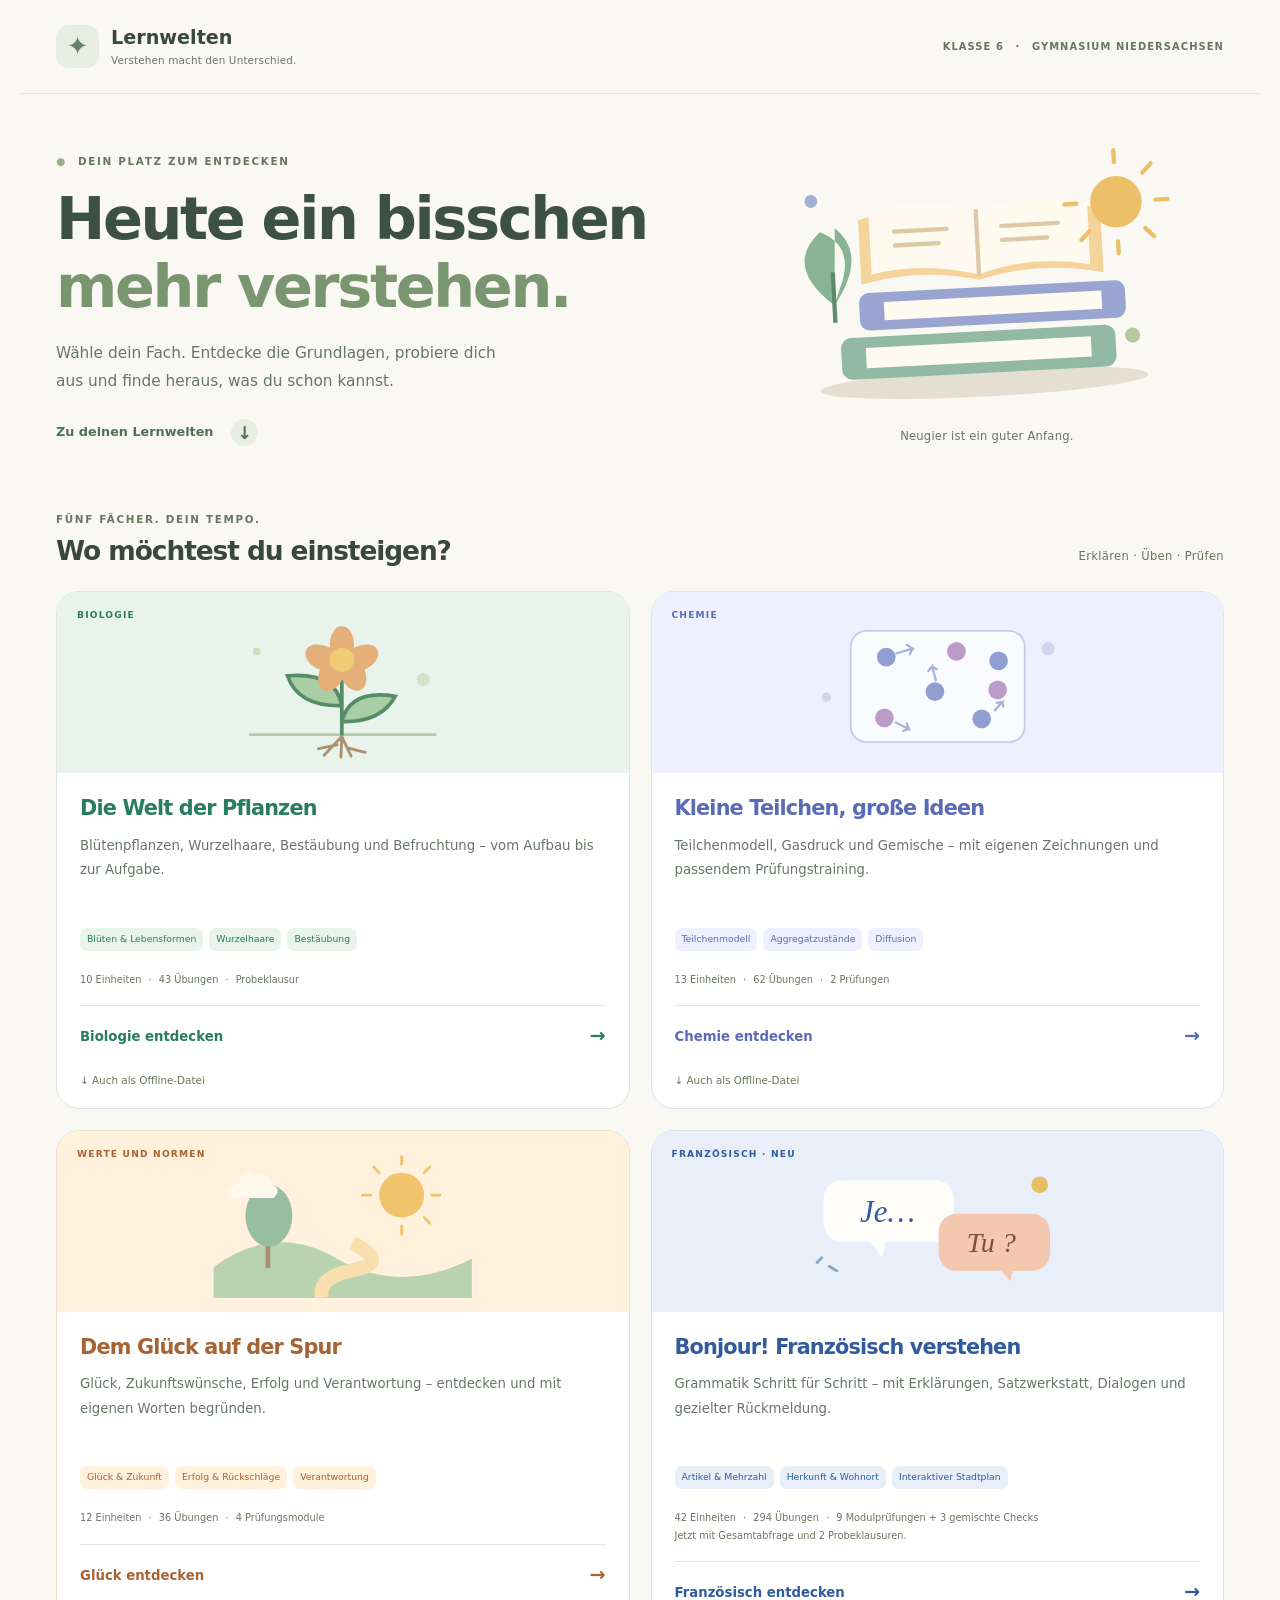
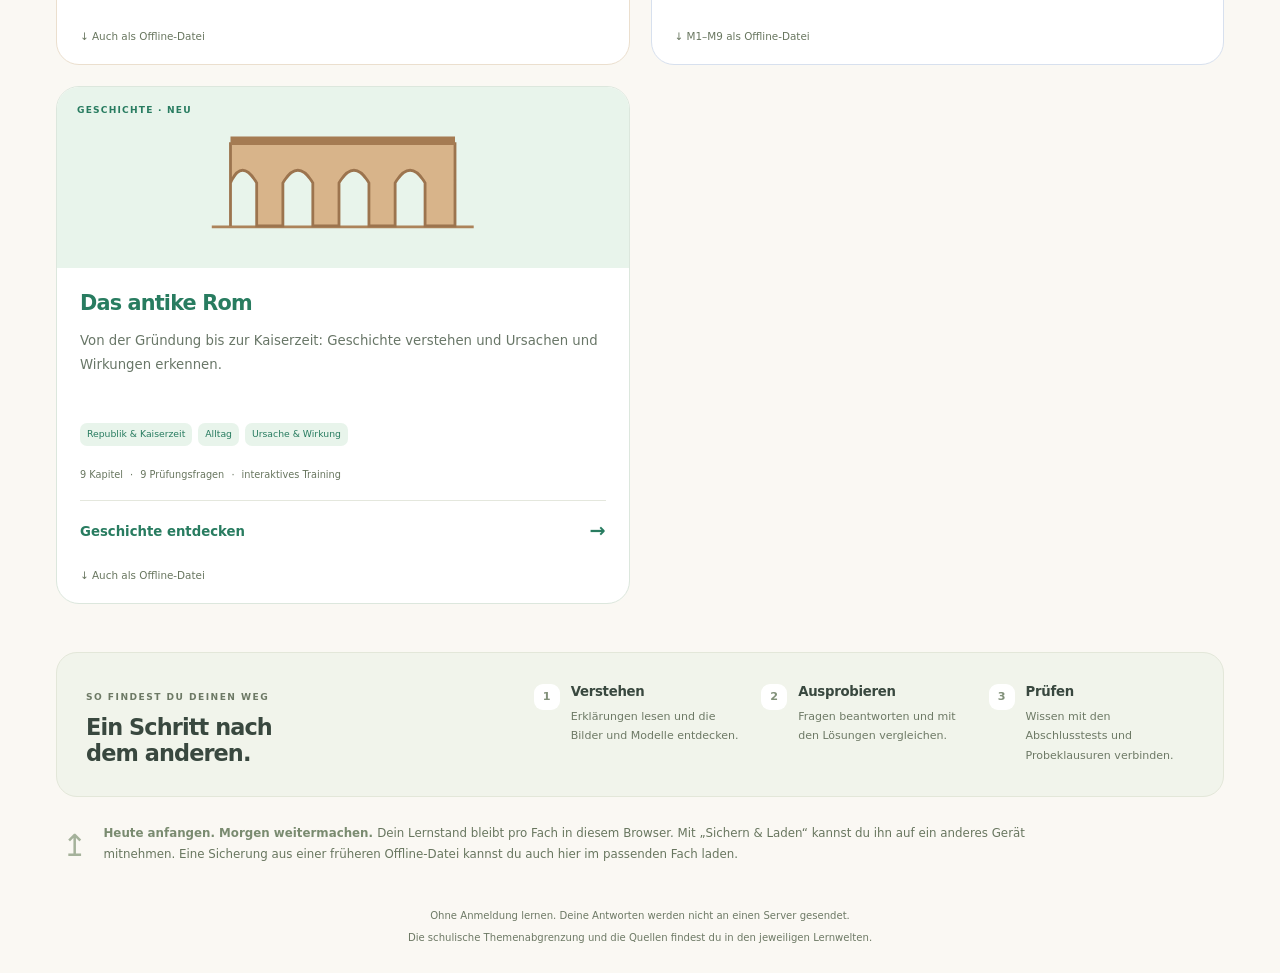
<file: index.html>
<!doctype html>
<html lang="de"><head><meta charset="utf-8"><meta name="viewport" content="width=device-width,initial-scale=1"><meta name="theme-color" content="#faf8f3"><meta name="description" content="Deine Lernwelten für Klasse 6: Biologie, Chemie, Werte und Normen, Französisch und Geschichte. Verstehen, interaktiv üben und mit Probeklausuren vorbereiten."><title>Lernwelten · Klasse 6</title><link rel="icon" href="data:image/svg+xml,%3Csvg xmlns='http://www.w3.org/2000/svg' viewBox='0 0 64 64'%3E%3Ctext y='52' font-size='52'%3E📚%3C/text%3E%3C/svg%3E"><link rel="stylesheet" href="./portal.css"></head>
<body><a class="skip" href="#faecher">Direkt zur Fächerauswahl</a><header><a class="brand" href="./index.html"><span class="brand-mark" aria-hidden="true">✦</span><span>Lernwelten<small>Verstehen macht den Unterschied.</small></span></a><span class="grade">KLASSE 6 <span>·</span> GYMNASIUM NIEDERSACHSEN</span></header>
<main><section class="intro"><div><p class="eyebrow"><span aria-hidden="true">●</span> DEIN PLATZ ZUM ENTDECKEN</p><h1>Heute ein bisschen<br><em>mehr verstehen.</em></h1><p class="lead">Wähle dein Fach. Entdecke die Grundlagen, probiere dich aus und finde heraus, was du schon kannst.</p><a class="jump" href="#faecher">Zu deinen Lernwelten <span aria-hidden="true">↓</span></a></div><div class="intro-art" aria-hidden="true"><svg viewBox="0 0 390 250" xmlns="http://www.w3.org/2000/svg"><ellipse cx="196" cy="216" rx="153" ry="13" fill="#e5dfd3"/><rect x="64" y="168" width="256" height="39" rx="10" fill="#91b9a3"/><path d="M87 178h210v19H87" fill="#fffaf0"/><rect x="83" y="127" width="248" height="35" rx="9" fill="#99a4d1"/><path d="M106 136h203v17H106" fill="#fffaf0"/><path d="M86 119V59q51-15 110 1 58-16 116-1v60q-62-14-116 1-56-14-110-1z" fill="#f4d49b"/><path d="M96 110V52q49-12 100 4 54-16 104-3v58q-55-12-104 4-54-15-100-5z" fill="#fffaf0"/><path d="M196 56v59m-77-44h49m-49 13h41m59-13h53m-53 13h42" stroke="#ddc9a6" stroke-width="4" stroke-linecap="round"/><path d="M60 137Q14 98 50 68q33 15 16 53M60 137Q94 91 64 65" fill="#88b394"/><path d="M60 153v-47" stroke="#5d8a6c" stroke-width="4"/><circle cx="327" cy="54" r="24" fill="#edbf69"/><path d="M327 17V6m0 85v11m37-48h11m-85 0h-11m74-26 8-8m-60 60-8 8m60-8 8 8" stroke="#edbf69" stroke-width="4" stroke-linecap="round"/><circle cx="43" cy="39" r="6" fill="#a3b2d4"/><circle cx="336" cy="179" r="7" fill="#b6c8a0"/></svg><span class="art-note">Neugier ist ein guter Anfang.</span></div></section>
<section id="faecher" class="subjects" aria-labelledby="subjects-title"><div class="section-head"><div><p class="eyebrow">FÜNF FÄCHER. DEIN TEMPO.</p><h2 id="subjects-title">Wo möchtest du einsteigen?</h2></div><span>Erklären · Üben · Prüfen</span></div>
<div class="cards">
<article class="subject biology"><a class="subject-main" href="./biologie.html" aria-label="Biologie öffnen: Die Welt der Pflanzen"><div class="illustration"><svg viewBox="0 0 320 155" role="img" aria-label="Eine Blütenpflanze mit Blättern und sichtbaren Wurzeln"><path d="M60 129h200" stroke="#b7c9ad" stroke-width="3"/><path d="M159 130V53m0 45q-47 1-58-32 52-4 58 32m0 17q42 1 57-27-48-8-57 27" stroke="#578d66" stroke-width="4" fill="#a9cda5"/><path d="M159 131l-19 20m19-20 10 21m-10-21-1 22m-4-13-20 4m31-1 19 5" fill="none" stroke="#aa9270" stroke-width="3" stroke-linecap="round"/><g fill="#e5af79"><ellipse cx="159" cy="33" rx="13" ry="20"/><ellipse cx="139" cy="47" rx="20" ry="13" transform="rotate(25 139 47)"/><ellipse cx="179" cy="47" rx="20" ry="13" transform="rotate(-25 179 47)"/><ellipse cx="148" cy="64" rx="13" ry="19" transform="rotate(25 148 64)"/><ellipse cx="171" cy="64" rx="13" ry="19" transform="rotate(-25 171 64)"/></g><circle cx="159" cy="49" r="13" fill="#efcd77"/><circle cx="68" cy="40" r="4" fill="#ccddbc"/><circle cx="246" cy="70" r="7" fill="#d3e3c7"/></svg><span class="subject-label">BIOLOGIE</span></div><div class="subject-copy"><h3>Die Welt der Pflanzen</h3><p>Blütenpflanzen, Wurzelhaare, Bestäubung und Befruchtung – vom Aufbau bis zur Aufgabe.</p><div class="tags"><span>Blüten & Lebensformen</span><span>Wurzelhaare</span><span>Bestäubung</span></div><div class="course-meta">10 Einheiten <span>·</span> 43 Übungen <span>·</span> Probeklausur</div><span class="open">Biologie entdecken <span aria-hidden="true">→</span></span></div></a><a class="download" href="./biologie.html" download="Pflanzen_Entdecker.html">↓ Auch als Offline-Datei</a></article>
<article class="subject chemistry"><a class="subject-main" href="./chemie.html" aria-label="Chemie öffnen: Kleine Teilchen, große Ideen"><div class="illustration"><svg viewBox="0 0 320 155" role="img" aria-label="Modellbild mit Teilchen, die sich in verschiedene Richtungen bewegen"><rect x="67" y="18" width="186" height="119" rx="17" fill="#fafbff" stroke="#c5cdeb" stroke-width="2"/><g fill="#8f9fd1"><circle cx="105" cy="46" r="10"/><circle cx="157" cy="83" r="10"/><circle cx="225" cy="50" r="10"/><circle cx="207" cy="112" r="10"/></g><g fill="#bb9cc7"><circle cx="180" cy="40" r="10"/><circle cx="103" cy="111" r="10"/><circle cx="224" cy="81" r="10"/></g><g fill="none" stroke="#a9b4d7" stroke-width="2.5" stroke-linecap="round"><path d="m116 42 17-5-6-4m6 4-3 6m28 28-4-15-4 5m4-5 5 3m-44 57 14 7-2-6m2 6-6 2m98-22 8-9-6 1m6-1 1 5"/></g><circle cx="41" cy="89" r="5" fill="#d0d6ee"/><circle cx="278" cy="37" r="7" fill="#d0d6ee"/></svg><span class="subject-label">CHEMIE</span></div><div class="subject-copy"><h3>Kleine Teilchen, große Ideen</h3><p>Teilchenmodell, Gasdruck und Gemische – mit eigenen Zeichnungen und passendem Prüfungstraining.</p><div class="tags"><span>Teilchenmodell</span><span>Aggregatzustände</span><span>Diffusion</span></div><div class="course-meta">13 Einheiten <span>·</span> 62 Übungen <span>·</span> 2 Prüfungen</div><span class="open">Chemie entdecken <span aria-hidden="true">→</span></span></div></a><a class="download" href="./chemie.html" download="Chemie_Entdecker.html">↓ Auch als Offline-Datei</a></article>
<article class="subject values"><a class="subject-main" href="./werte-und-normen.html" aria-label="Werte und Normen öffnen: Dem Glück auf der Spur"><div class="illustration"><svg viewBox="0 0 320 155" role="img" aria-label="Sonne über einem Garten mit mehreren möglichen Wegen"><circle cx="223" cy="45" r="24" fill="#f0c46c"/><path d="M223 12V4m32 41h9m-41 33v9m-33-42h-9m18-24-6-6m54 54 6 6m-6-54 6-6" stroke="#f0c46c" stroke-width="3" stroke-linecap="round"/><path d="M22 122q65-48 132-9t144 0v42H22" fill="#b9d2af"/><path d="M138 155q-6-22 34-30t-2-29" stroke="#f8e0ae" stroke-width="15" fill="none"/><path d="M80 123V65" stroke="#a99170" stroke-width="5"/><ellipse cx="81" cy="67" rx="25" ry="33" fill="#99bda1"/><path d="M40 48q-5-13 9-15 4-17 18-9 14-6 17 10 12 5 2 14z" fill="#fff9ed"/></svg><span class="subject-label">WERTE UND NORMEN</span></div><div class="subject-copy"><h3>Dem Glück auf der Spur</h3><p>Glück, Zukunftswünsche, Erfolg und Verantwortung – entdecken und mit eigenen Worten begründen.</p><div class="tags"><span>Glück & Zukunft</span><span>Erfolg & Rückschläge</span><span>Verantwortung</span></div><div class="course-meta">12 Einheiten <span>·</span> 36 Übungen <span>·</span> 4 Prüfungsmodule</div><span class="open">Glück entdecken <span aria-hidden="true">→</span></span></div></a><a class="download" href="./werte-und-normen.html" download="Werte_und_Normen_Glueck.html">↓ Auch als Offline-Datei</a></article>
<article class="subject french"><a class="subject-main" href="./franzoesisch/index.html" aria-label="Französisch öffnen: Bonjour! Französisch verstehen"><div class="illustration"><svg viewBox="0 0 320 155" role="img" aria-label="Zwei Sprechblasen mit Je und Tu"><rect x="38" y="29" width="139" height="66" rx="20" fill="#fffdf9"/><path d="m86 93 15 19 4-21" fill="#fffdf9"/><rect x="161" y="65" width="119" height="61" rx="19" fill="#f4c8af"/><path d="m225 123 13 14 3-16" fill="#f4c8af"/><text x="77" y="74" fill="#315b9d" font-family="Georgia,serif" font-size="33" font-style="italic">Je…</text><text x="191" y="106" fill="#814f38" font-family="Georgia,serif" font-size="30" font-style="italic">Tu ?</text><circle cx="269" cy="34" r="9" fill="#e8be63"/><path d="m44 121 8 5m-16-14-5 5" stroke="#8ba6ca" stroke-width="3" stroke-linecap="round"/></svg><span class="subject-label">FRANZÖSISCH · NEU</span></div><div class="subject-copy"><h3>Bonjour! Französisch verstehen</h3><p>Grammatik Schritt für Schritt – mit Erklärungen, Satzwerkstatt, Dialogen und gezielter Rückmeldung.</p><div class="tags"><span>Artikel & Mehrzahl</span><span>Herkunft & Wohnort</span><span>Interaktiver Stadtplan</span></div><div class="course-meta">42 Einheiten <span>·</span> 294 Übungen <span>·</span> 9 Modulprüfungen + 3 gemischte Checks<br>Jetzt mit Gesamtabfrage und 2 Probeklausuren.</div><span class="open">Französisch entdecken <span aria-hidden="true">→</span></span></div></a><a class="download" href="./franzoesisch/offline.html" download="Franzoesisch_Bonjour_M1-M9.html">↓ M1–M9 als Offline-Datei</a></article>
<article class="subject history"><a class="subject-main" href="./geschichte/index.html" aria-label="Geschichte öffnen: Das antike Rom"><div class="illustration"><svg viewBox="0 0 320 155" role="img" aria-label="Römischer Aquädukt mit Bögen"><path d="M20 126h280" stroke="#ac835a" stroke-width="3"/><path d="M40 125V37h240v88h-32V79q-16-27-32 0v46h-28V79q-16-27-32 0v46h-28V79q-16-27-32 0v46H68V79q-16-27-28 0" fill="#d8b48a" stroke="#9c744e" stroke-width="3"/><path d="M40 34h240" stroke="#a57b52" stroke-width="9"/></svg><span class="subject-label">GESCHICHTE · NEU</span></div><div class="subject-copy"><h3>Das antike Rom</h3><p>Von der Gründung bis zur Kaiserzeit: Geschichte verstehen und Ursachen und Wirkungen erkennen.</p><div class="tags"><span>Republik & Kaiserzeit</span><span>Alltag</span><span>Ursache & Wirkung</span></div><div class="course-meta">9 Kapitel <span>·</span> 9 Prüfungsfragen <span>·</span> interaktives Training</div><span class="open">Geschichte entdecken <span aria-hidden="true">→</span></span></div></a><a class="download" href="./geschichte/index.html" download="Geschichte_Rom.html">↓ Auch als Offline-Datei</a></article>
</div></section>
<section class="how" aria-labelledby="how-title"><div><p class="eyebrow">SO FINDEST DU DEINEN WEG</p><h2 id="how-title">Ein Schritt nach dem anderen.</h2></div><ol><li><span>1</span><div><h3>Verstehen</h3><p>Erklärungen lesen und die Bilder und Modelle entdecken.</p></div></li><li><span>2</span><div><h3>Ausprobieren</h3><p>Fragen beantworten und mit den Lösungen vergleichen.</p></div></li><li><span>3</span><div><h3>Prüfen</h3><p>Wissen mit den Abschlusstests und Probeklausuren verbinden.</p></div></li></ol></section>
<aside class="save-note"><span aria-hidden="true">↥</span><p><strong>Heute anfangen. Morgen weitermachen.</strong> Dein Lernstand bleibt pro Fach in diesem Browser. Mit „Sichern & Laden“ kannst du ihn auf ein anderes Gerät mitnehmen. Eine Sicherung aus einer früheren Offline-Datei kannst du auch hier im passenden Fach laden.</p></aside>
<footer><p>Ohne Anmeldung lernen. Deine Antworten werden nicht an einen Server gesendet.</p><p>Die schulische Themenabgrenzung und die Quellen findest du in den jeweiligen Lernwelten.</p></footer></main></body></html>
</file>
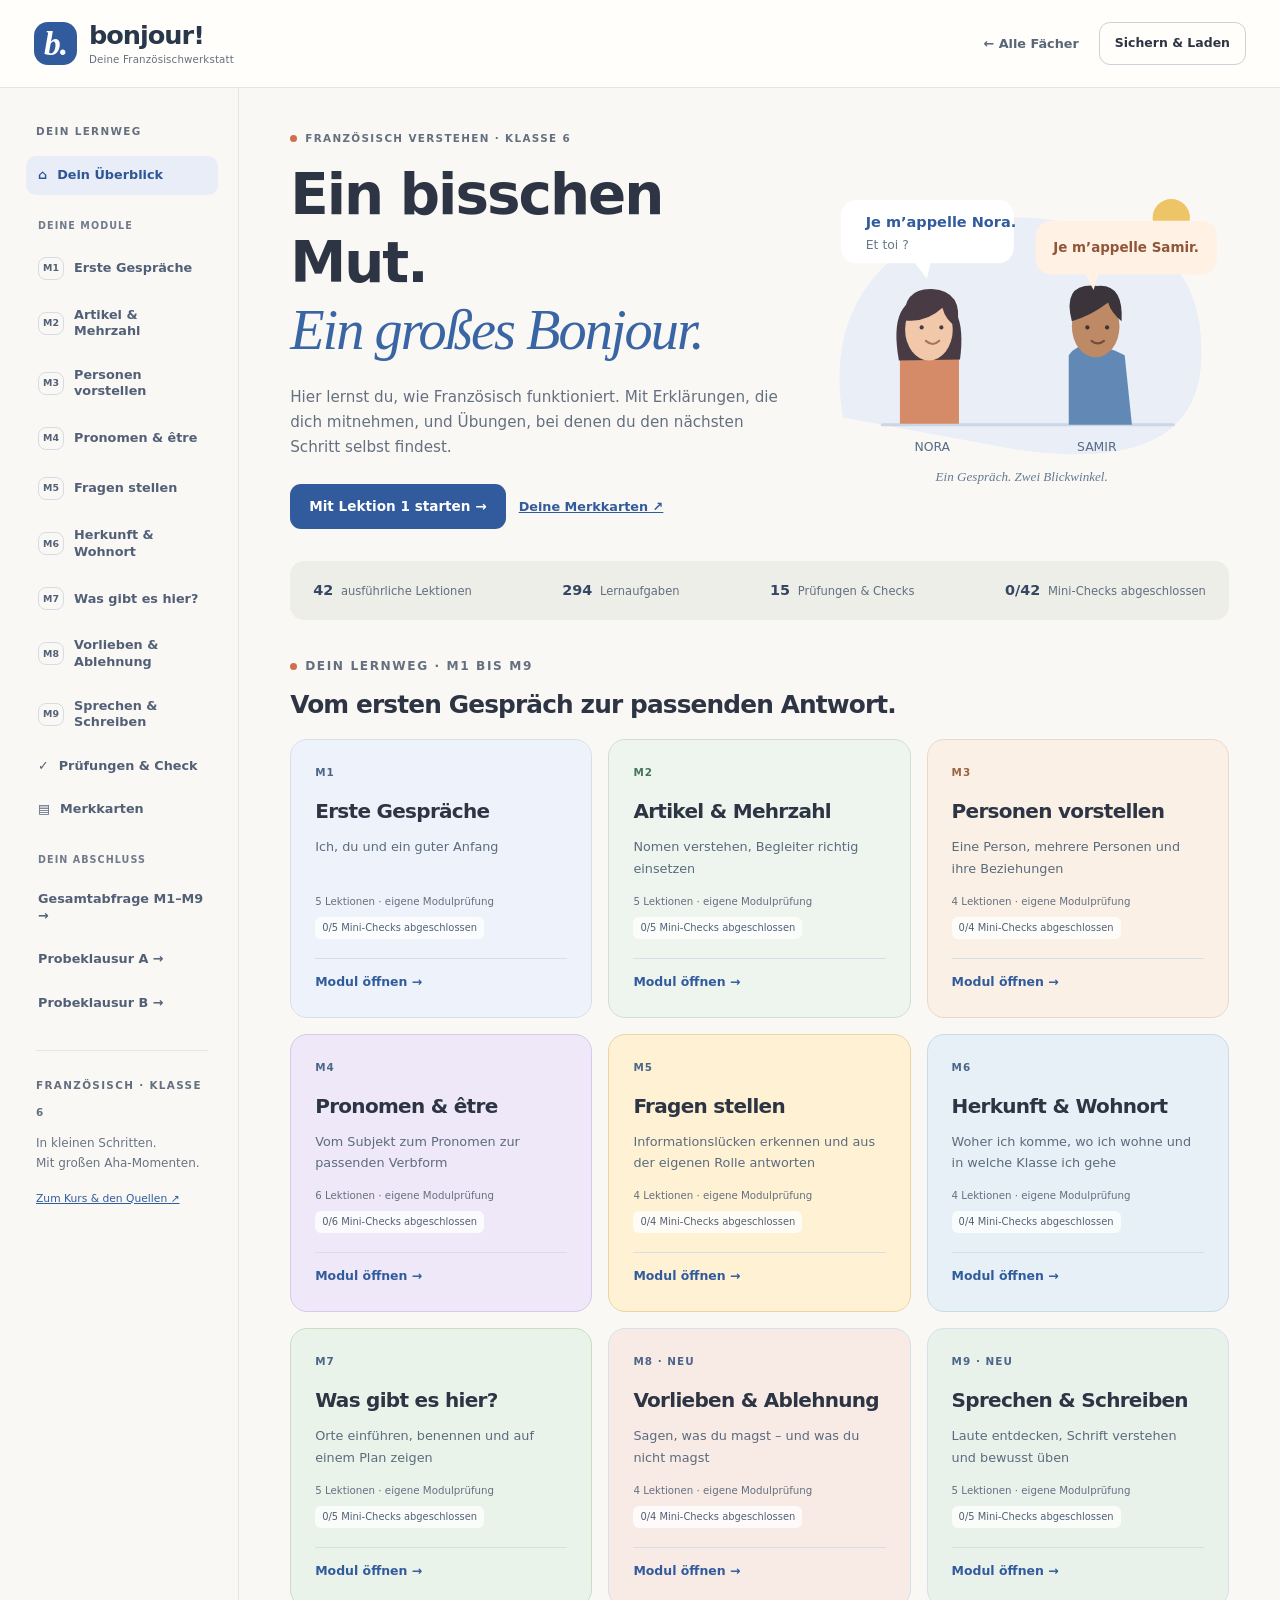
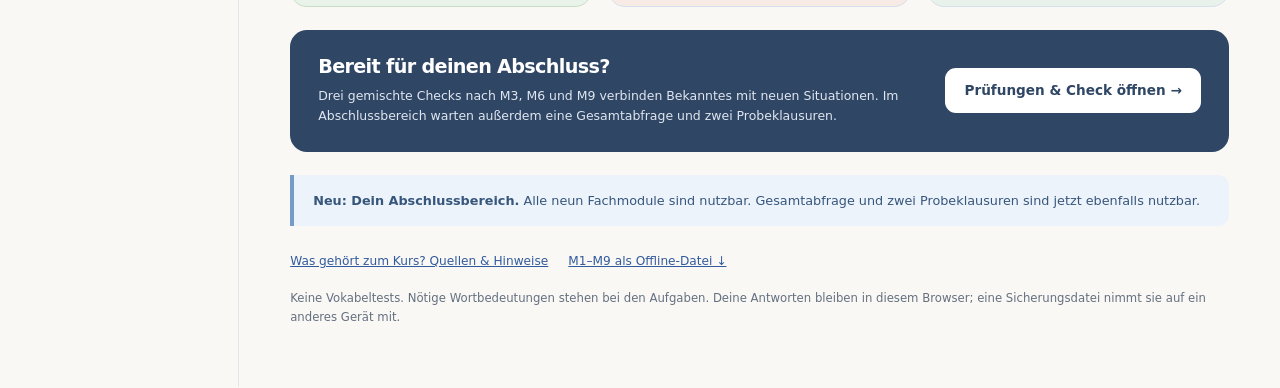
<file: franzoesisch/index.html>
<!doctype html>
<html lang="de"><head><meta charset="utf-8"><meta name="viewport" content="width=device-width,initial-scale=1"><meta name="theme-color" content="#faf8f4"><meta name="description" content="Französisch Klasse 6: Grammatik Schritt für Schritt verstehen. 42 ausführliche Lektionen mit Übungen, neun Modulprüfungen, drei gemischten Checks, Gesamtabfrage und zwei Probeklausuren."><title>Bonjour! · Französisch verstehen</title><link rel="icon" href="data:image/svg+xml,%3Csvg xmlns='http://www.w3.org/2000/svg' viewBox='0 0 64 64'%3E%3Ctext y='50' font-size='48'%3E✦%3C/text%3E%3C/svg%3E"><link rel="stylesheet" href="./style.css?v=9b342c71d072"></head>
<body><a class="skip" href="#main">Zum Inhalt</a><header class="topbar"><a class="brand" href="#home"><span class="brand-icon" aria-hidden="true">b.</span><span>bonjour!<small>Deine Französischwerkstatt</small></span></a><div class="top-actions"><a href="../index.html">← Alle Fächer</a><button id="save-open" class="quiet">Sichern & Laden</button></div></header><div id="save-message" class="storage-message" role="status"></div><div class="layout"><aside class="sidebar" aria-label="Kursnavigation"><div class="sidebar-label">DEIN LERNWEG</div><nav id="navigation"></nav><div class="sidebar-foot"><span class="tiny-label">FRANZÖSISCH · KLASSE 6</span><p>In kleinen Schritten.<br>Mit großen Aha-Momenten.</p><a href="#about">Zum Kurs & den Quellen ↗</a></div></aside><main id="main" tabindex="-1"></main></div><div id="announcer" class="sr-only" aria-live="polite"></div>
<dialog id="save-dialog" aria-labelledby="save-title"><div class="dialog-head"><h2 id="save-title">Hier kannst du weitermachen.</h2><button id="save-close" aria-label="Schließen">✕</button></div><p>Dein Lernstand bleibt in diesem Browser. Sichere eine Datei, um auf ein anderes Gerät oder von einer Offline-Datei zur Webseite zu wechseln.</p><p id="save-status"></p><button class="primary" id="export">Lernstand als Datei sichern ↓</button><label class="file-label" for="import">Gesicherten Lernstand laden</label><input type="file" id="import" accept=".json,application/json"><p class="fine">Beim Laden ersetzt die Datei deinen Französisch-Lernstand in diesem Browser. Andere Fächer bleiben unberührt.</p><div id="import-preview" hidden></div><p id="import-result" role="status"></p></dialog>
<noscript><p class="notice">Bitte JavaScript aktivieren, damit Übungen und Lernstand funktionieren.</p></noscript><script src="./modules/m1.js?v=7eacf85ada79"></script><script src="./modules/m2.js?v=800c231cb652"></script><script src="./modules/m3.js?v=5b22296163ea"></script><script src="./modules/mix1.js?v=18628e328415"></script><script src="./modules/m4.js?v=e6fe876bb1e9"></script><script src="./modules/m5.js?v=66b336fd11d4"></script><script src="./modules/m6.js?v=d9bd6b9aa0dd"></script><script src="./modules/m7.js?v=922dddef36db"></script><script src="./modules/mix2.js?v=9872972dcaf0"></script><script src="./modules/m8.js?v=01477574f743"></script>
<script src="./modules/m9.js?v=fe5084de9372"></script>
<script src="./modules/mix3.js?v=30a21438dd7b"></script>
<script src="./modules/abschluss.js?v=cd85a793aa4e"></script>
<script src="./core.js?v=f1e45fb52d0e"></script><script src="./app.js?v=a63839ac1a41"></script></body></html>
</file>
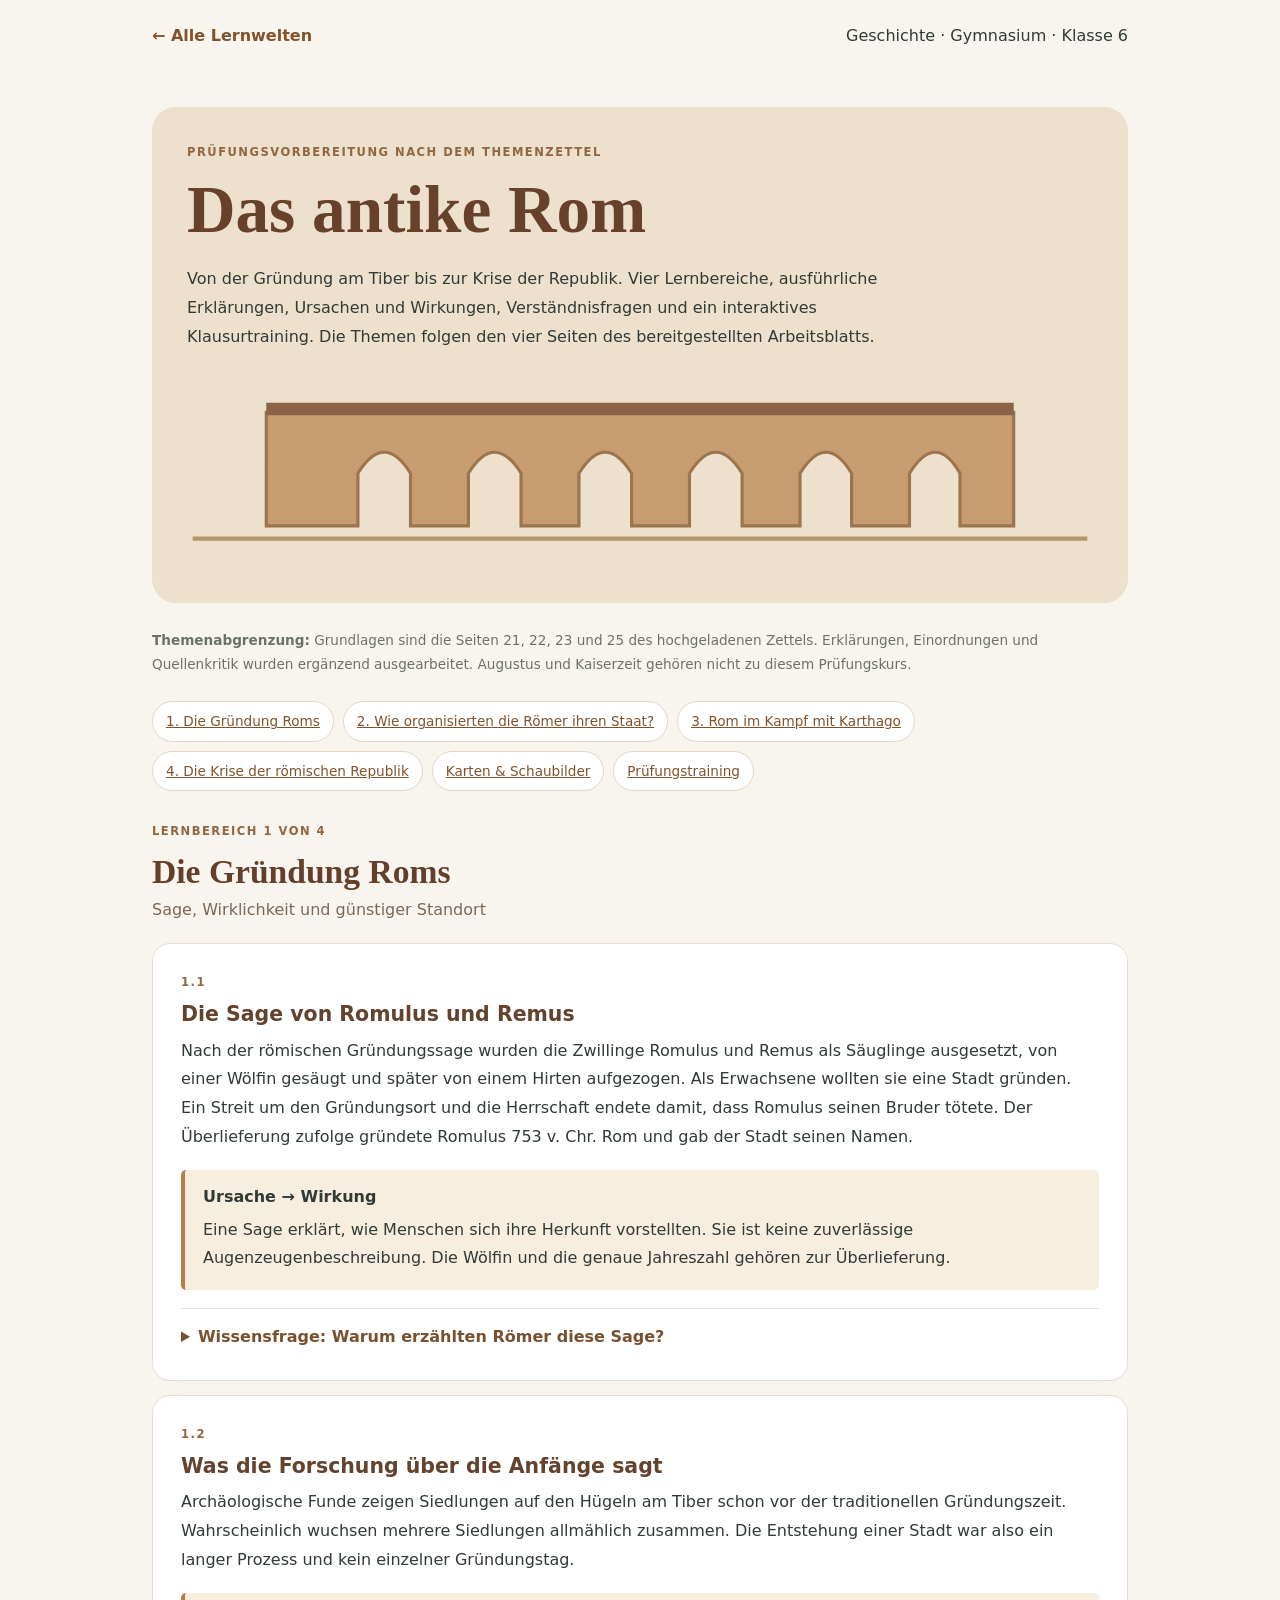
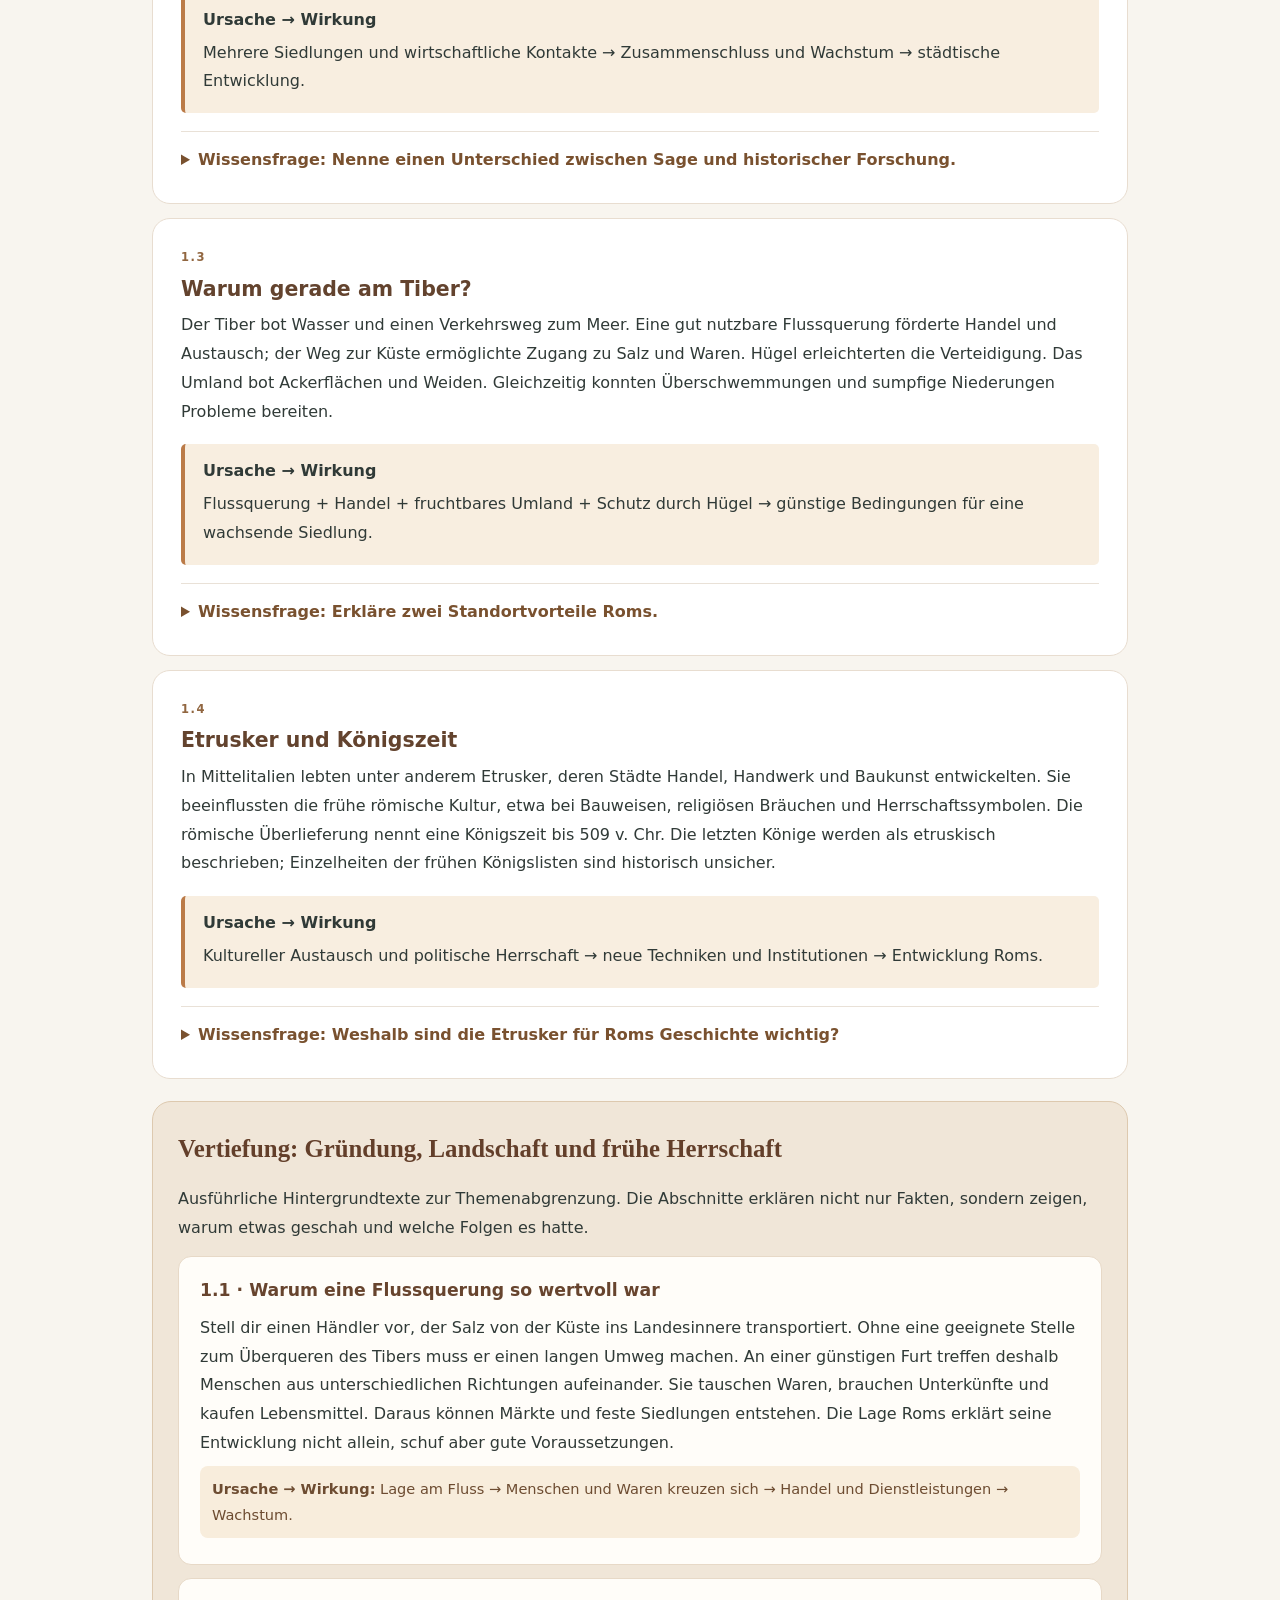
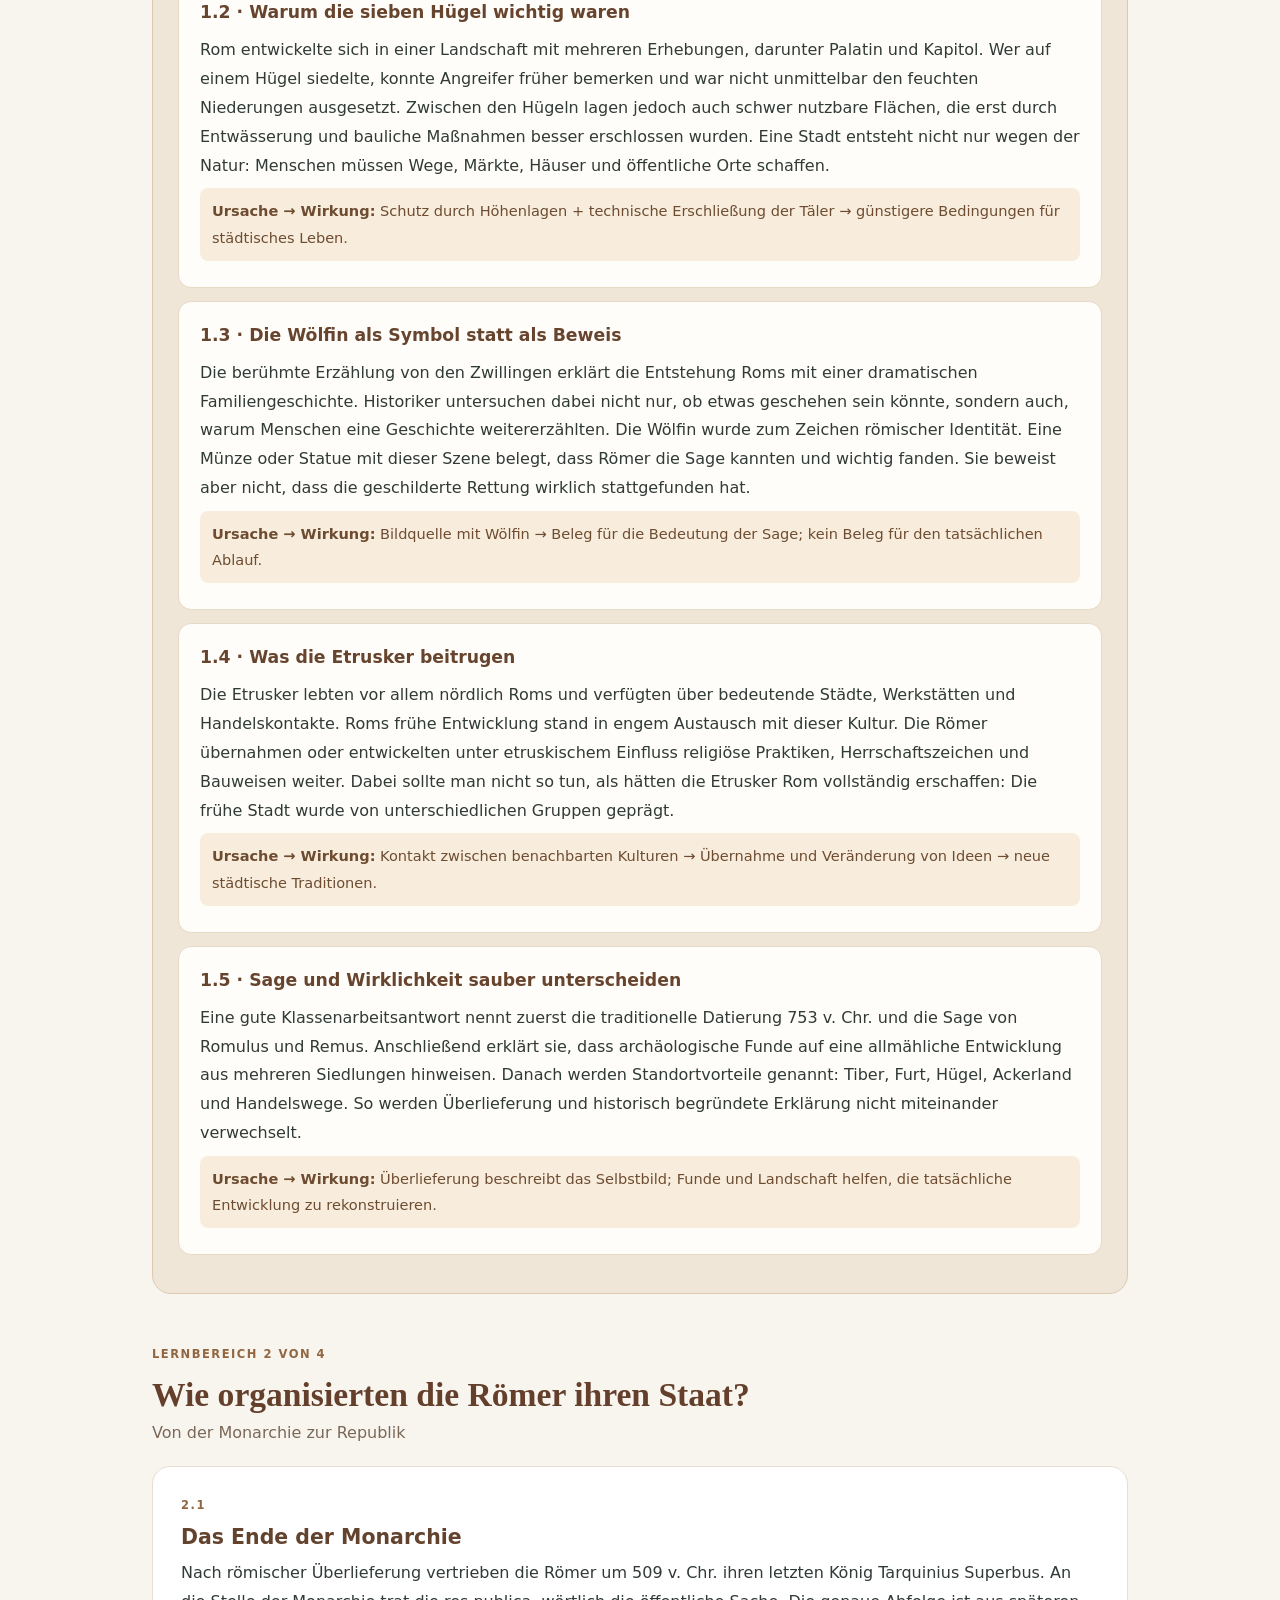
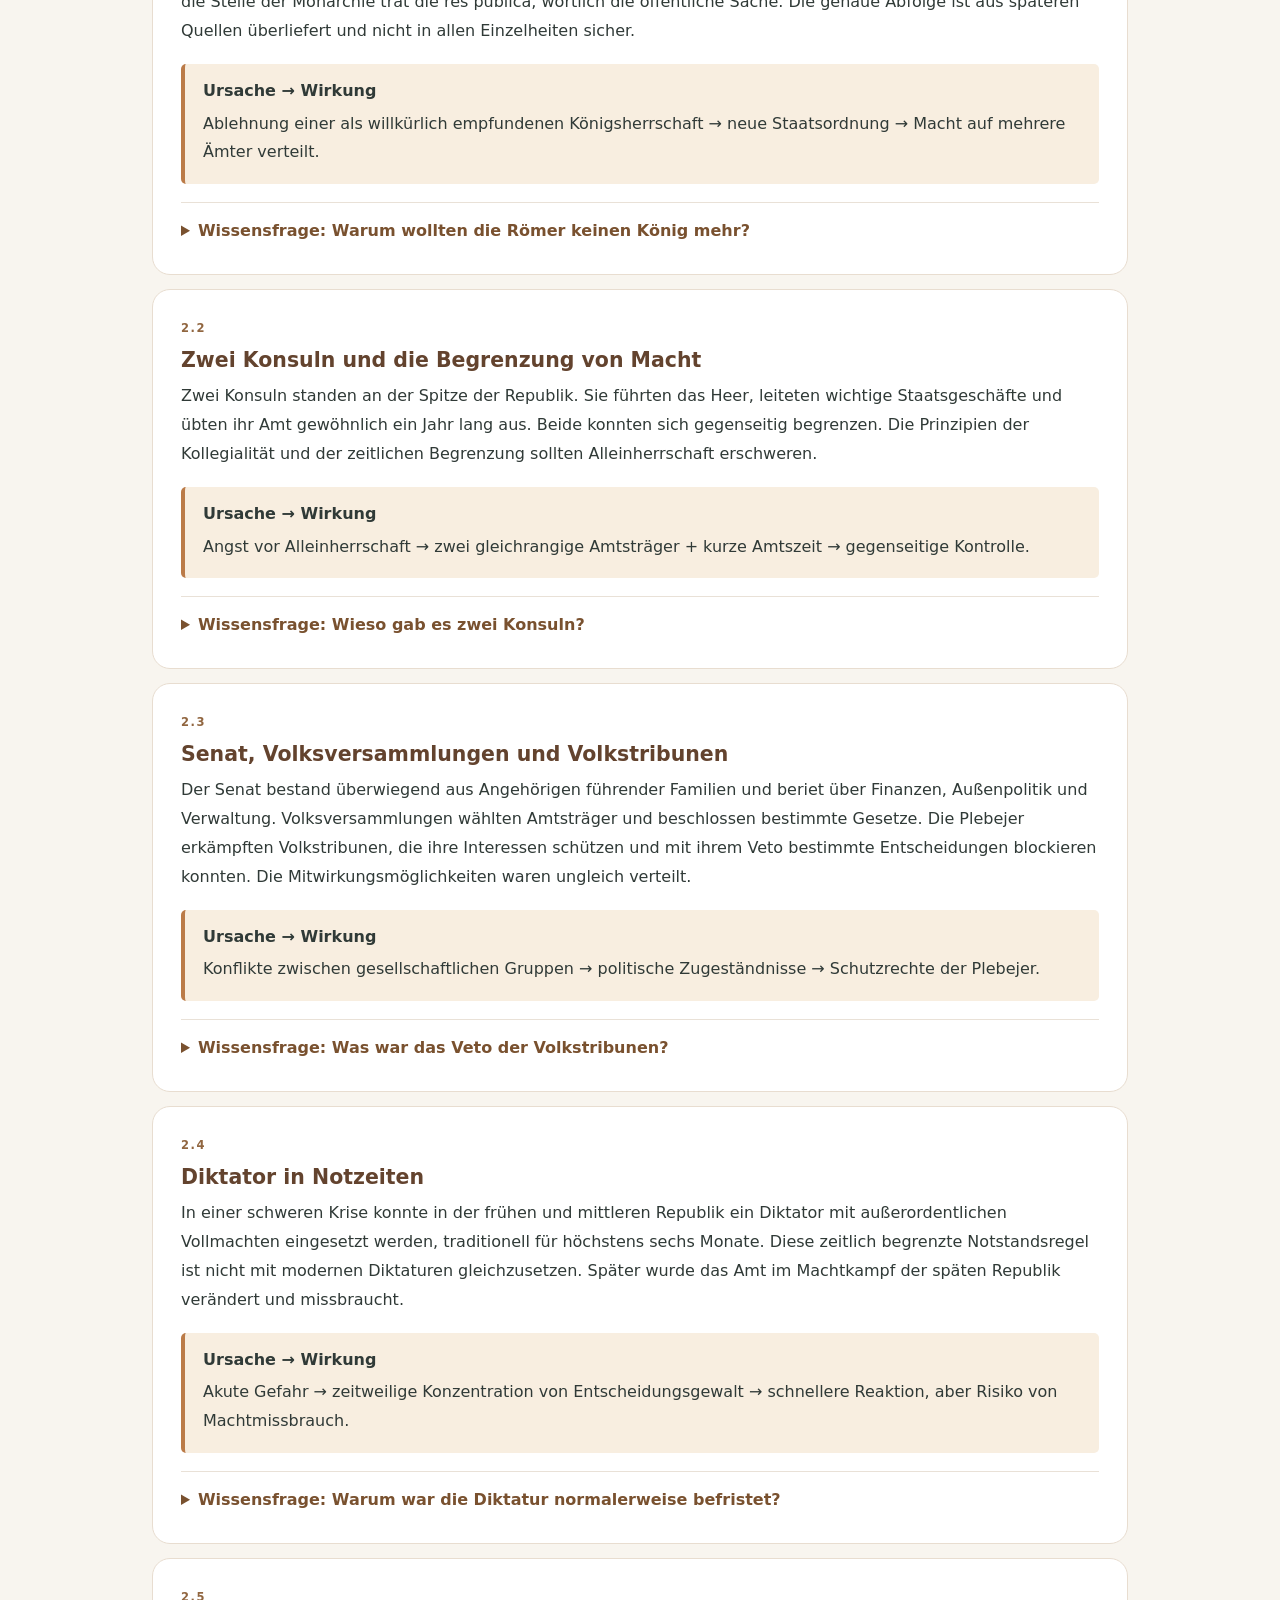
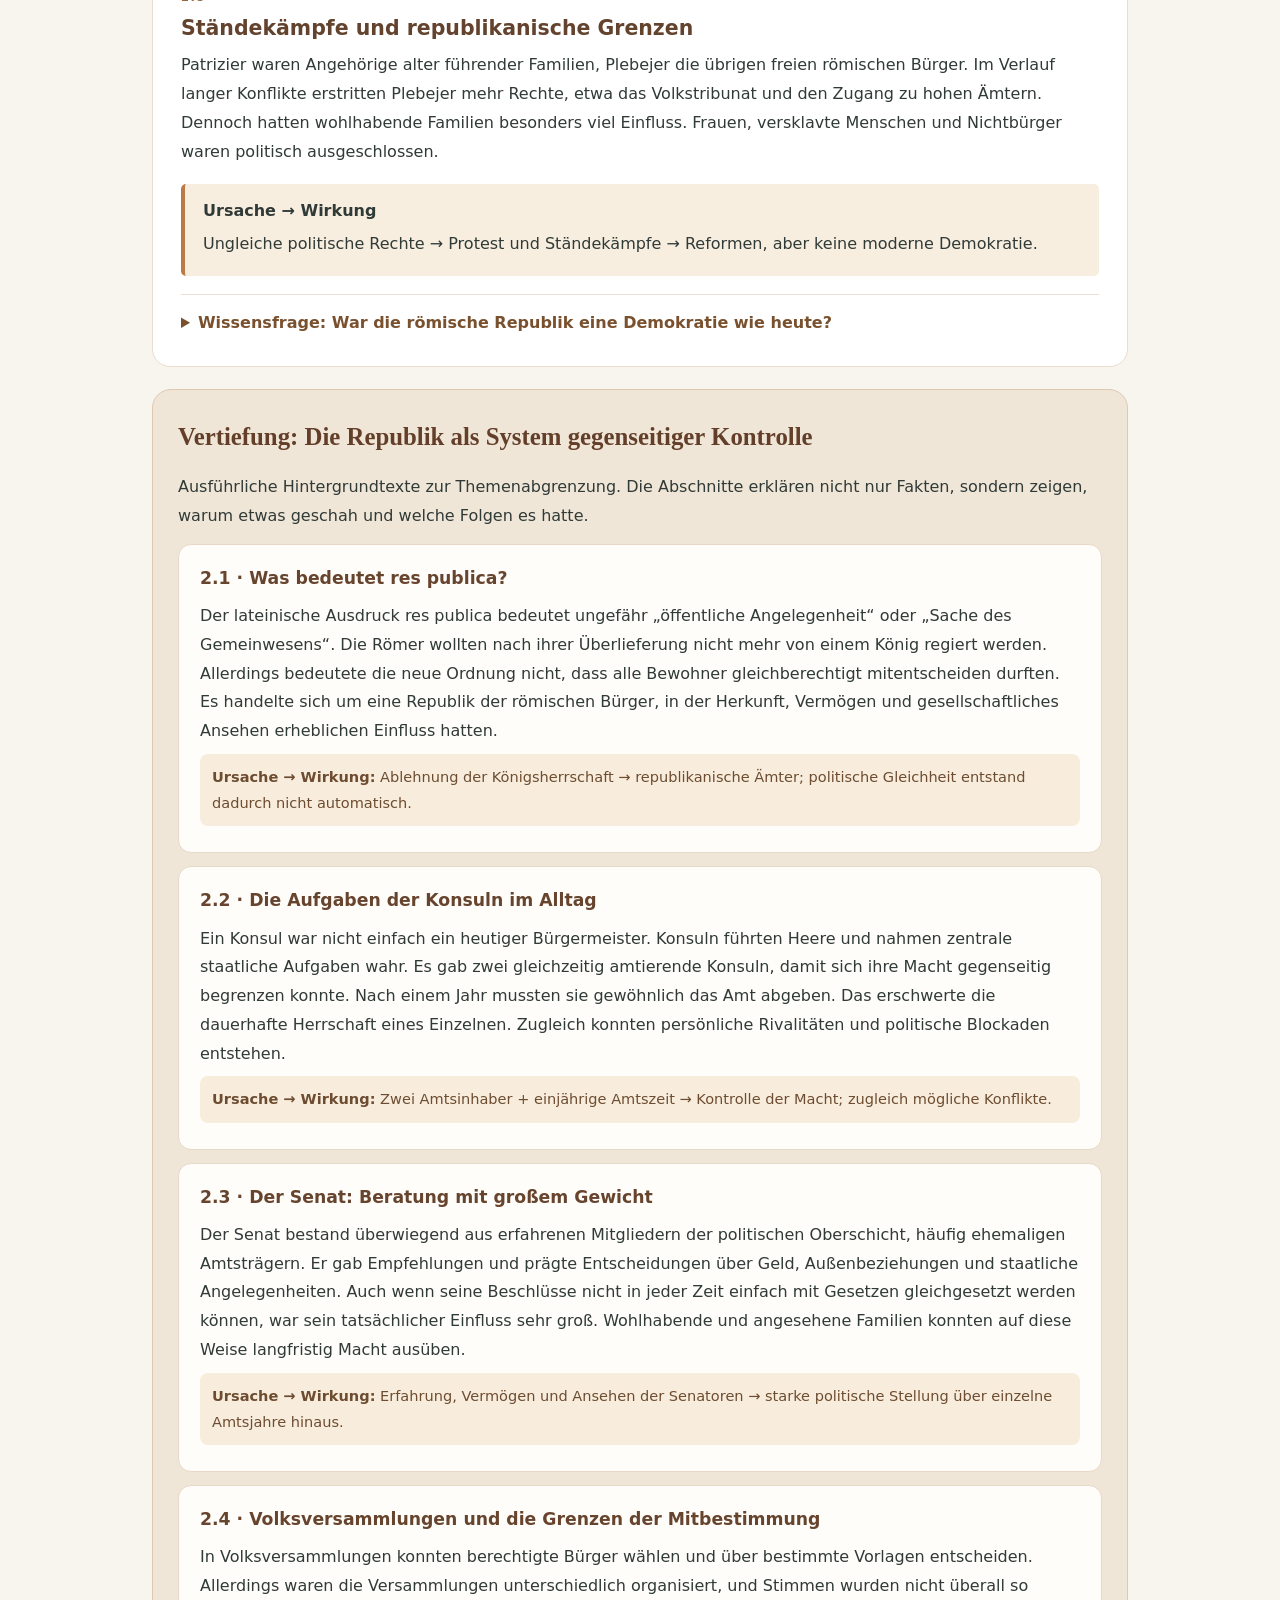
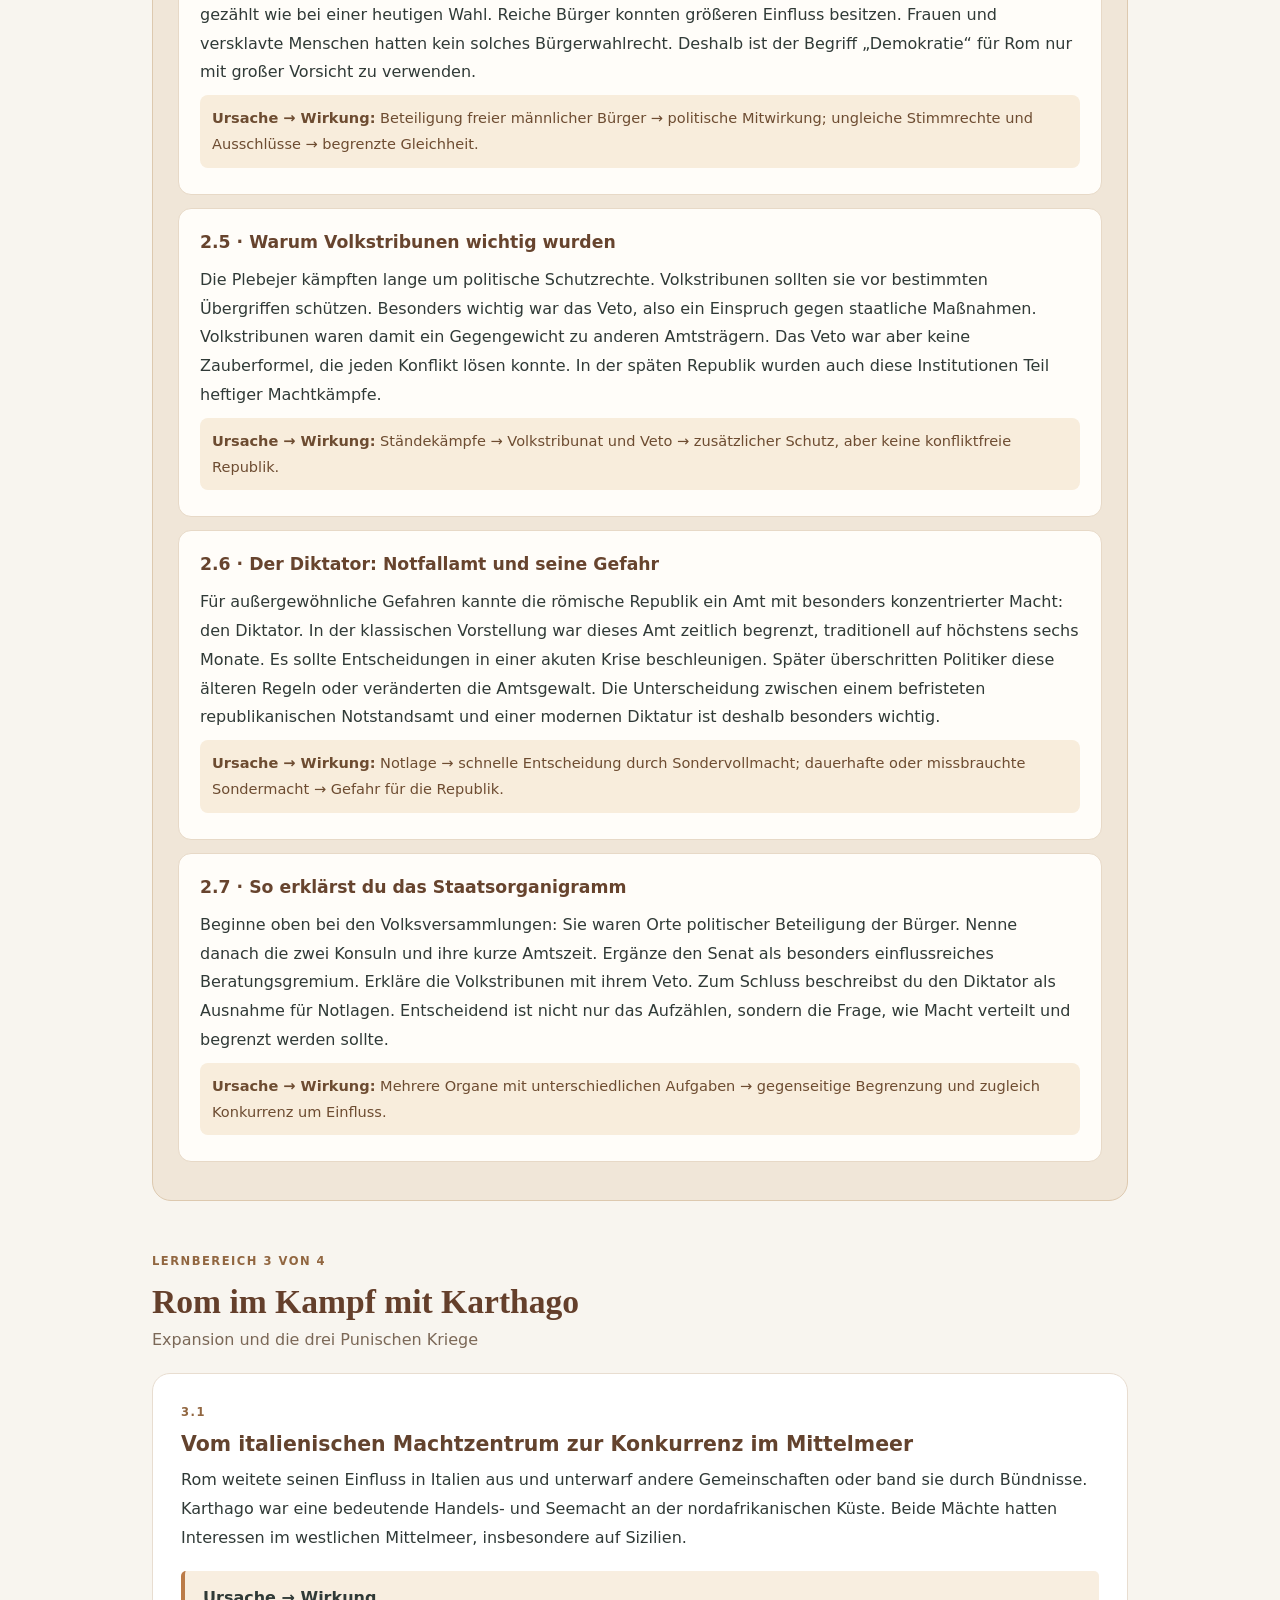
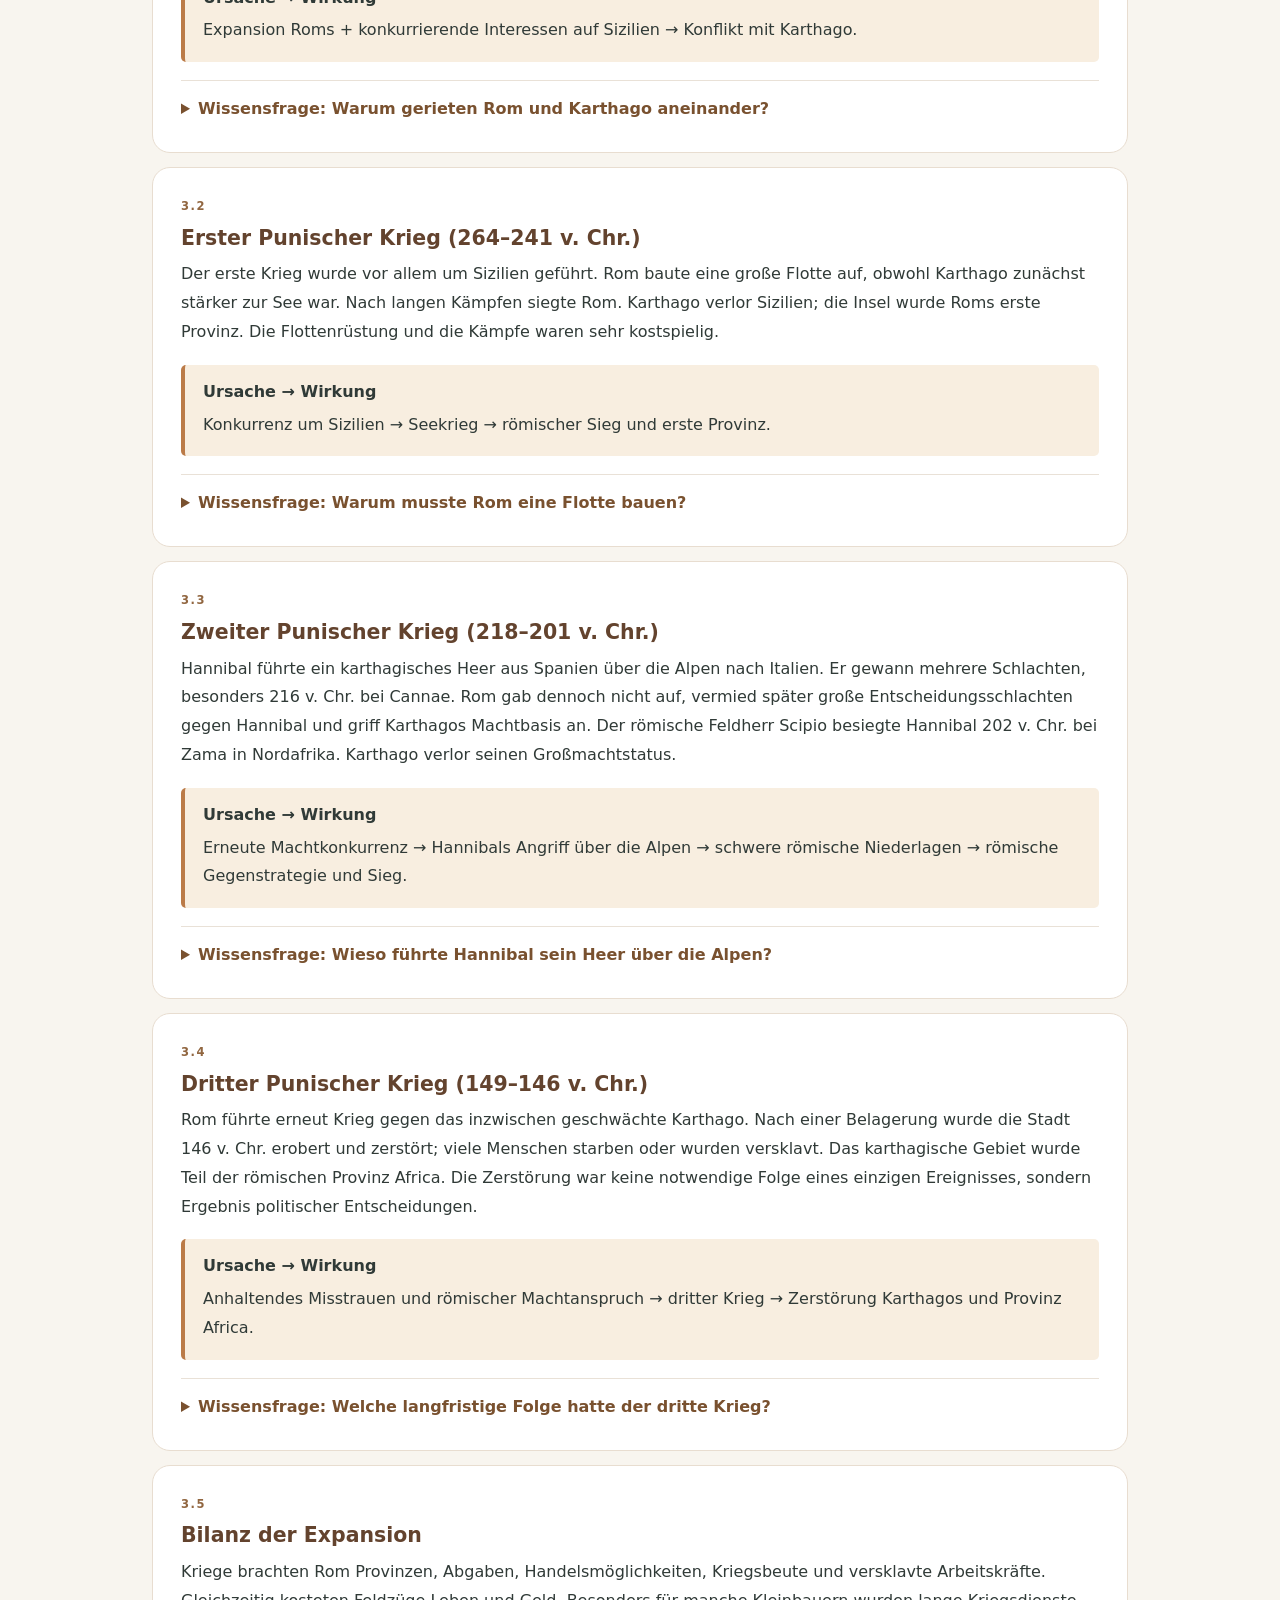
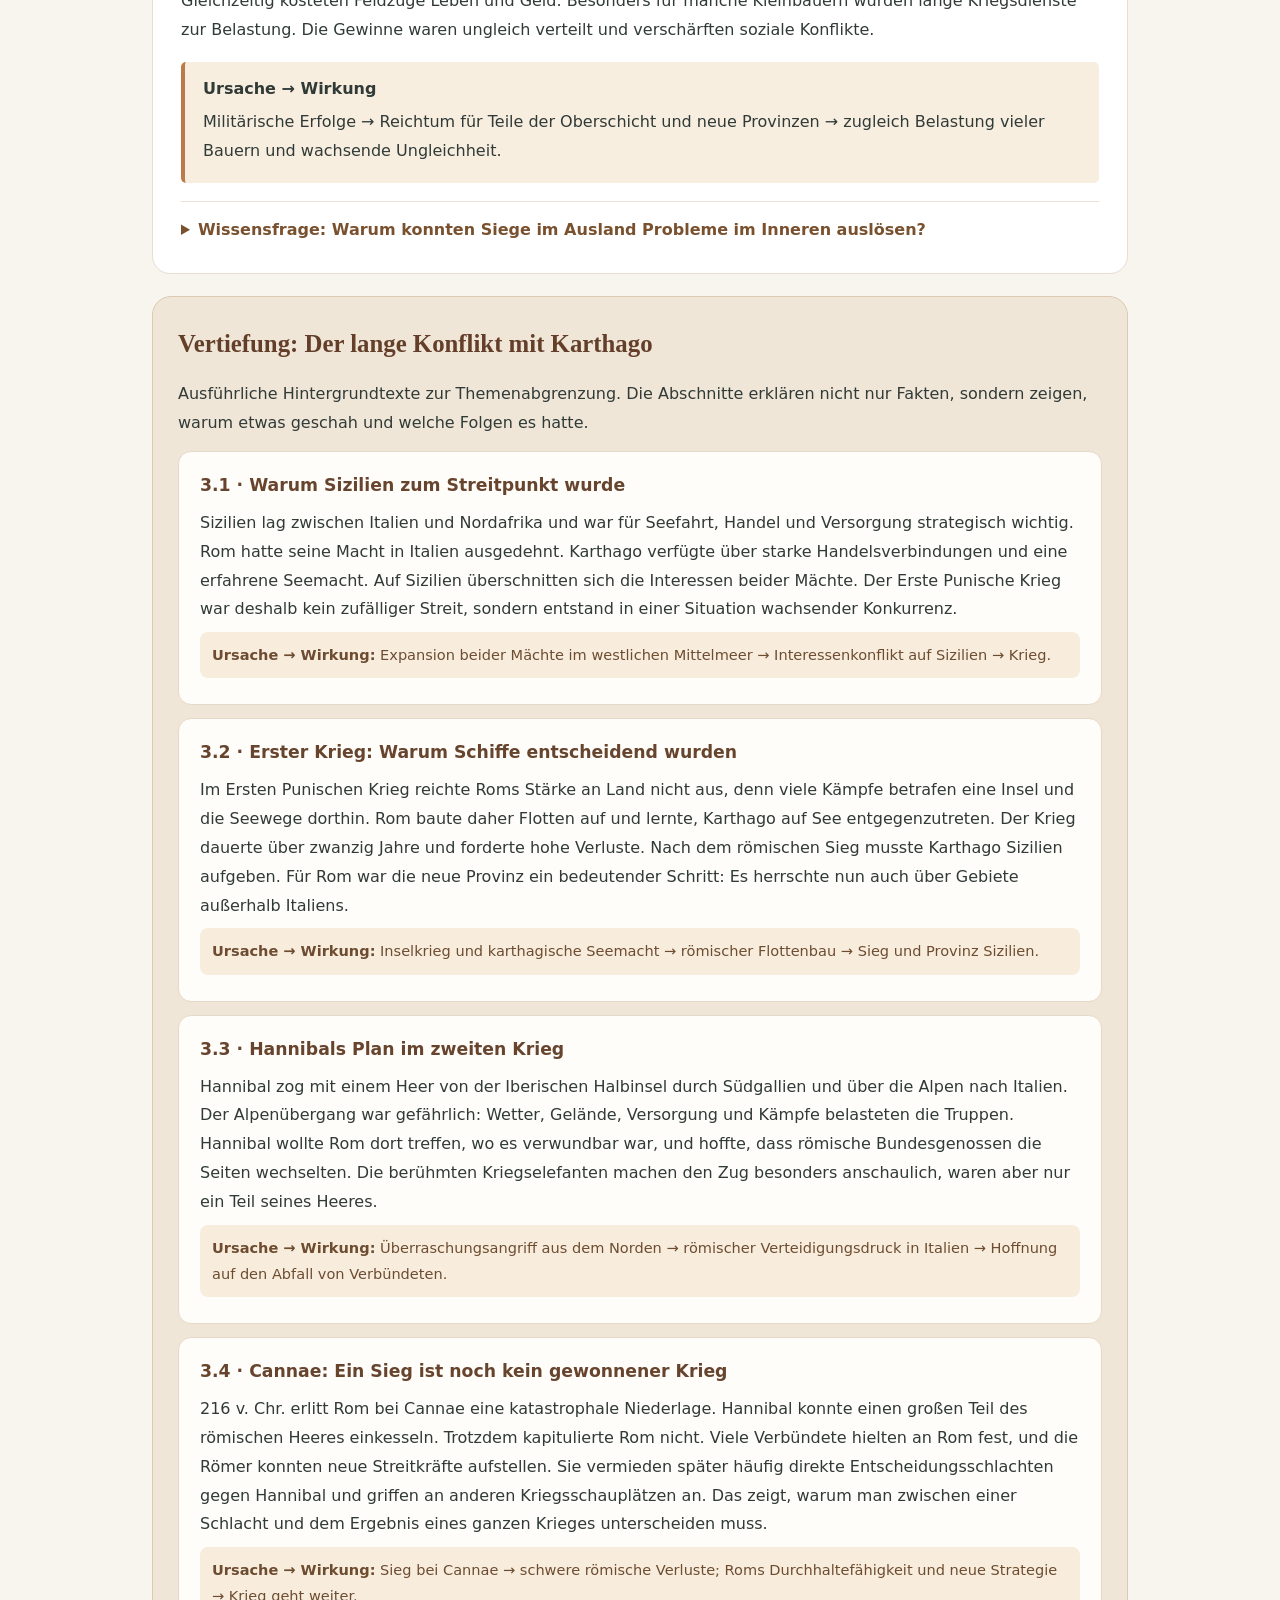
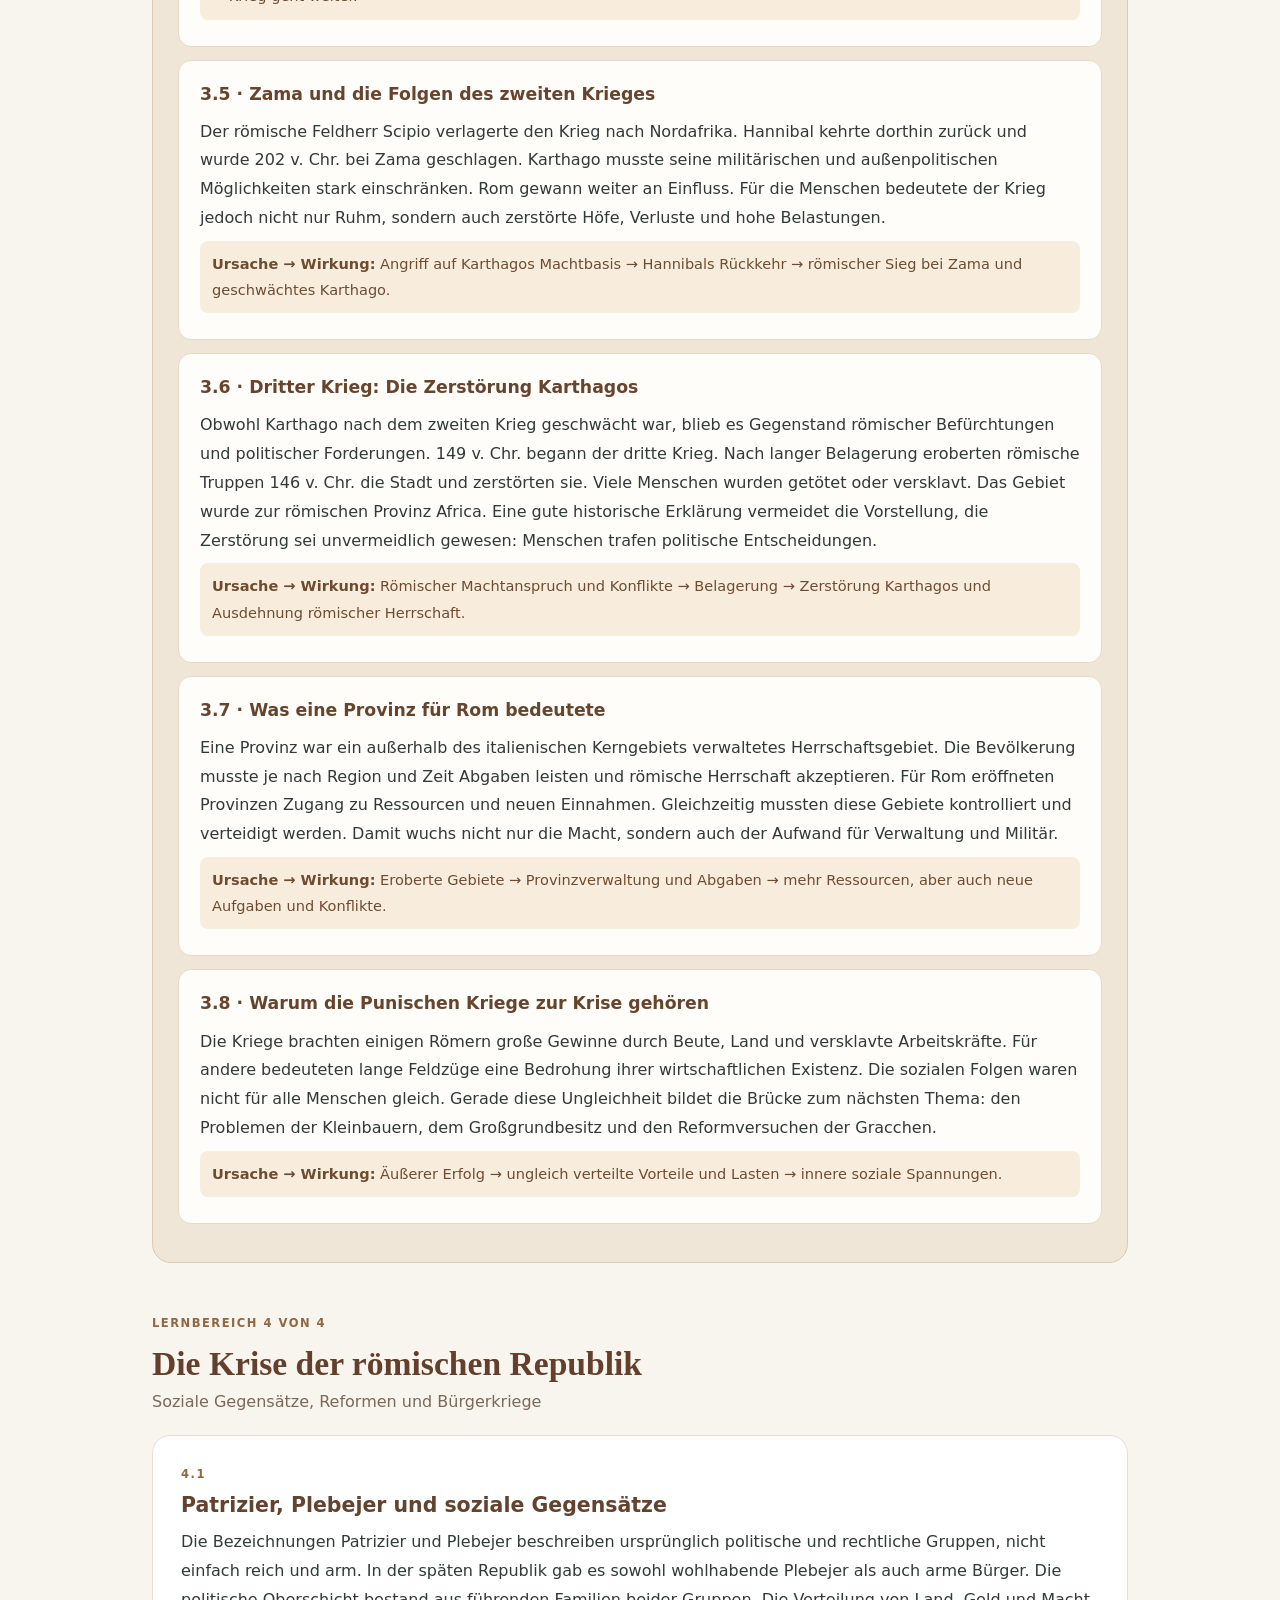
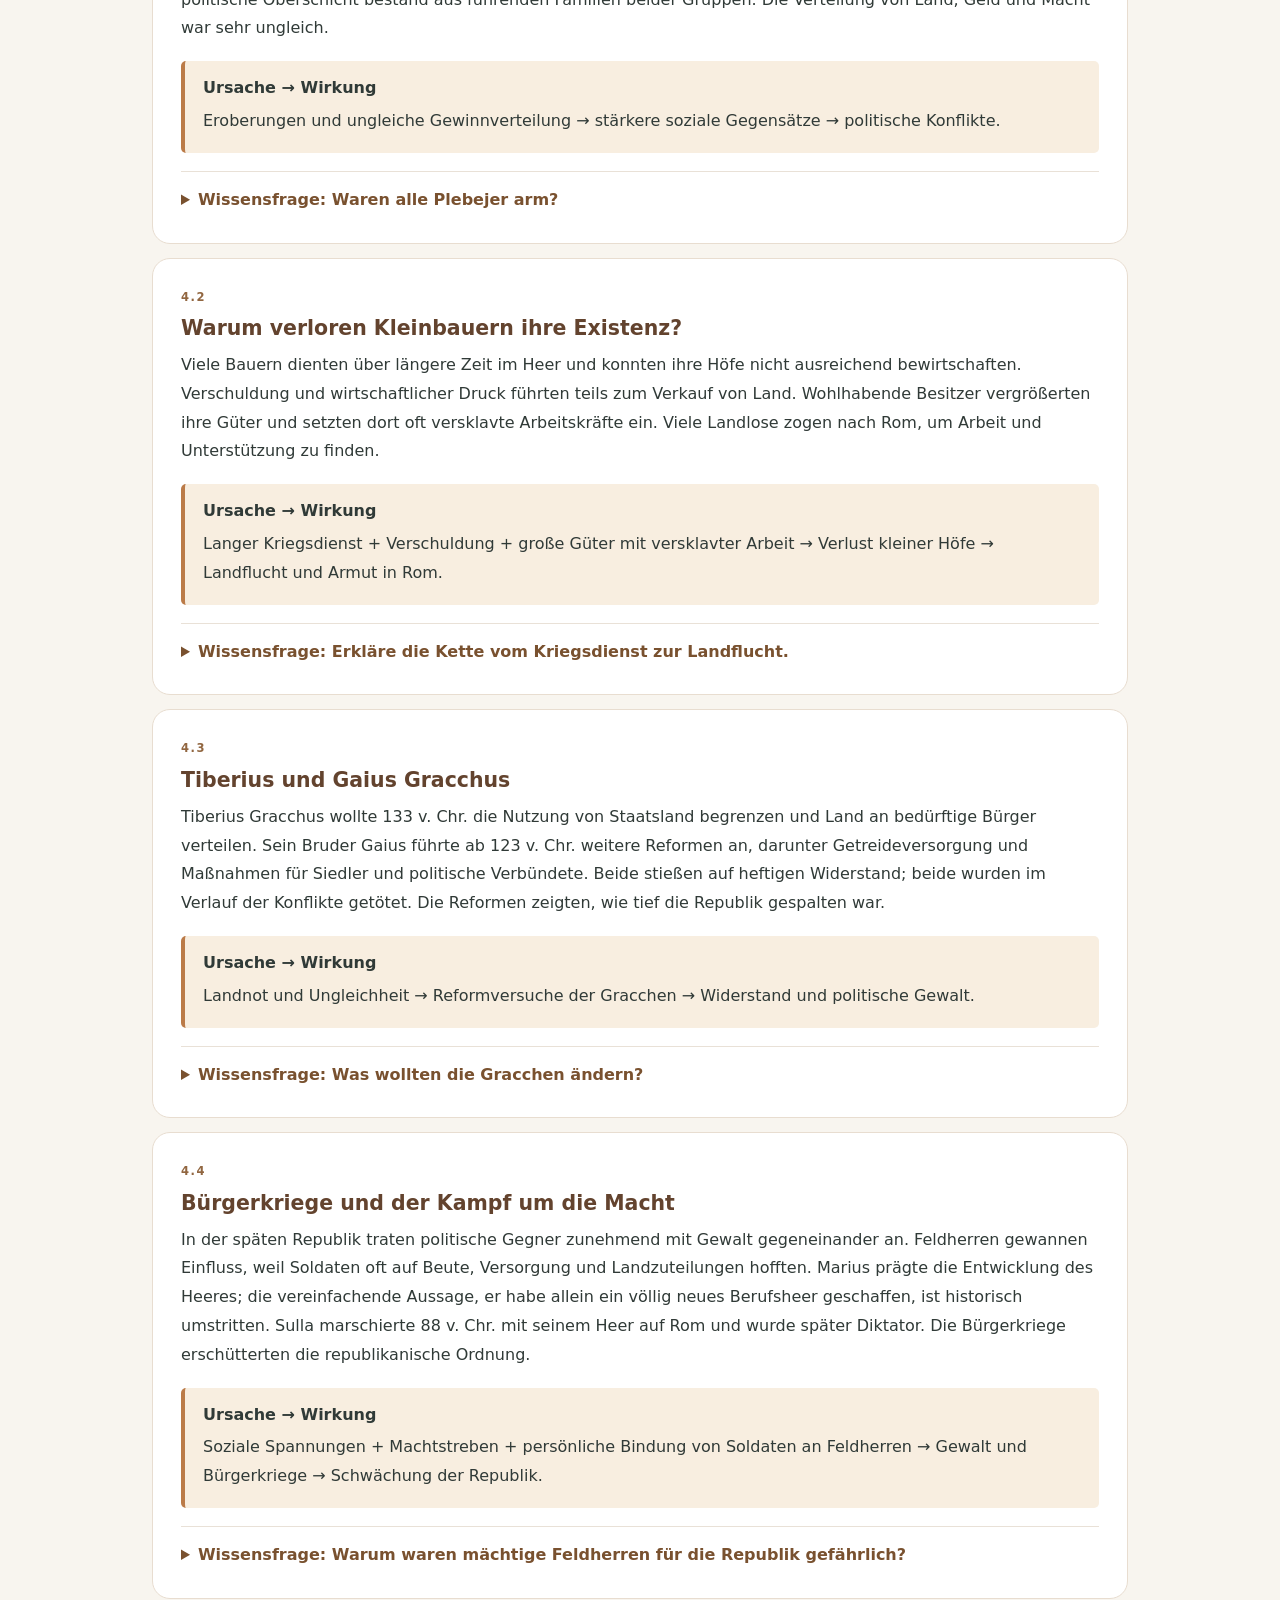
<file: geschichte/index.html>
<!doctype html><html lang="de"><head><meta charset="utf-8"><meta name="viewport" content="width=device-width,initial-scale=1"><title>Das antike Rom – Klausurvorbereitung Geschichte 6</title><style>
:root{font-family:system-ui,'Segoe UI',sans-serif;color:#303a37;background:#f8f5ef}*{box-sizing:border-box}body{margin:0;line-height:1.8}header,main,footer{max-width:1020px;margin:auto;padding:22px}header{display:flex;justify-content:space-between;gap:12px;align-items:center}a{color:#81532c}header a{text-decoration:none;font-weight:750}h1,h2{font-family:Georgia,serif;line-height:1.17}.hero{background:#ede0cc;border-radius:24px;padding:35px;margin:12px 0 25px}.hero h1{font-size:clamp(2.4rem,7vw,4.2rem);margin:8px 0;color:#68412b}.hero p{max-width:740px}.eyebrow,.unitnum{font-size:.72rem;font-weight:850;letter-spacing:.13em;color:#916640}.art{display:block;width:100%;height:auto;max-height:200px}.nav{display:flex;gap:9px;flex-wrap:wrap;margin:25px 0}.nav a{background:white;border:1px solid #e4d6c6;border-radius:100px;padding:7px 13px;font-size:.85rem}.chapter{scroll-margin-top:15px;margin:30px 0 50px}.chapter>h2{font-size:2.1rem;color:#643f2b;margin:10px 0 0}.sub{color:#7b6857;margin:5px 0 18px}.unit{background:white;border:1px solid #e8ddd0;border-radius:18px;padding:28px;margin:14px 0}.unit h3{font-size:1.28rem;line-height:1.35;color:#63432e;margin:8px 0}.unit>p{margin:8px 0}.cause{border-left:4px solid #bb7b48;background:#f8eee0;border-radius:5px;padding:13px 18px;margin:18px 0}.cause p{margin:4px 0}.unit details{border-top:1px solid #e9e1d7;padding-top:14px}.unit summary{cursor:pointer;font-weight:750;color:#79512f}.exam{background:#e9f0e8;border-radius:20px;padding:28px;margin:35px 0}.exam button{border:0;border-radius:9px;background:#426651;color:white;font-weight:750;padding:12px 17px;cursor:pointer;margin:5px 4px 5px 0}.exam textarea{width:100%;min-height:120px;padding:12px;border-radius:10px;border:1px solid #aebeb0;font:inherit}.solution{background:white;border-radius:12px;padding:16px;margin-top:15px}.note{font-size:.85rem;color:#6c726b}footer{font-size:.8rem;color:#72736b}button:focus-visible,a:focus-visible{outline:3px solid #bc7a43;outline-offset:3px}@media(max-width:550px){.hero,.unit,.exam{padding:20px}header{flex-wrap:wrap}}@media print{.nav,.exam button{display:none}.unit{break-inside:avoid}}
</style><style>.deep{margin:22px 0 28px;padding:25px;border-radius:19px;background:#f0e6d8;border:1px solid #ddc9af}.deep h3{font-family:Georgia,serif;color:#633f2a;font-size:1.55rem;margin:0 0 14px}.deep article{background:#fffdf9;border:1px solid #e7d9c7;border-radius:13px;padding:18px 21px;margin:13px 0}.deep h4{font-size:1.08rem;color:#67442e;margin:0 0 8px}.deep p{margin:8px 0}.deep .chain{color:#6d4c31;background:#f8eddc;padding:10px 12px;border-radius:8px;font-size:.91rem}@media(max-width:550px){.deep{padding:14px}.deep article{padding:15px}}</style></head><body><header><a href="../index.html">← Alle Lernwelten</a><span>Geschichte · Gymnasium · Klasse 6</span></header><main><section class="hero"><div class="eyebrow">PRÜFUNGSVORBEREITUNG NACH DEM THEMENZETTEL</div><h1>Das antike Rom</h1><p>Von der Gründung am Tiber bis zur Krise der Republik. Vier Lernbereiche, ausführliche Erklärungen, Ursachen und Wirkungen, Verständnisfragen und ein interaktives Klausurtraining. Die Themen folgen den vier Seiten des bereitgestellten Arbeitsblatts.</p><svg class="art" viewBox="0 0 850 190" role="img" aria-label="Schematische Illustration eines römischen Aquädukts"><path d="M0 162H850" stroke="#b9976e" stroke-width="4"/><path d="M70 150V42H780V150H729V100Q706 60 681 100V150H626V100Q602 60 577 100V150H522V100Q497 60 472 100V150H417V100Q392 60 367 100V150H312V100Q287 60 262 100V150H207V100Q182 60 157 100V150Z" fill="#c69c70" stroke="#9c744e" stroke-width="3"/><path d="M70 39H780" stroke="#8b6347" stroke-width="12"/></svg></section><p class="note"><strong>Themenabgrenzung:</strong> Grundlagen sind die Seiten 21, 22, 23 und 25 des hochgeladenen Zettels. Erklärungen, Einordnungen und Quellenkritik wurden ergänzend ausgearbeitet. Augustus und Kaiserzeit gehören nicht zu diesem Prüfungskurs.</p><nav class="nav" aria-label="Lernbereiche"><a href="#c1">1. Die Gründung Roms</a><a href="#c2">2. Wie organisierten die Römer ihren Staat?</a><a href="#c3">3. Rom im Kampf mit Karthago</a><a href="#c4">4. Die Krise der römischen Republik</a><a href="#visuell">Karten & Schaubilder</a><a href="#exam">Prüfungstraining</a></nav><section class="chapter" id="c1"><div class="eyebrow">LERNBEREICH 1 VON 4</div><h2>Die Gründung Roms</h2><p class="sub">Sage, Wirklichkeit und günstiger Standort</p><article class="unit"><div class="unitnum">1.1</div><h3>Die Sage von Romulus und Remus</h3><p>Nach der römischen Gründungssage wurden die Zwillinge Romulus und Remus als Säuglinge ausgesetzt, von einer Wölfin gesäugt und später von einem Hirten aufgezogen. Als Erwachsene wollten sie eine Stadt gründen. Ein Streit um den Gründungsort und die Herrschaft endete damit, dass Romulus seinen Bruder tötete. Der Überlieferung zufolge gründete Romulus 753 v. Chr. Rom und gab der Stadt seinen Namen.</p><div class="cause"><strong>Ursache → Wirkung</strong><p>Eine Sage erklärt, wie Menschen sich ihre Herkunft vorstellten. Sie ist keine zuverlässige Augenzeugenbeschreibung. Die Wölfin und die genaue Jahreszahl gehören zur Überlieferung.</p></div><details><summary>Wissensfrage: Warum erzählten Römer diese Sage?</summary><p>Sie bot eine gemeinsame Herkunftsgeschichte und verband den Namen Rom mit dem legendären Gründer Romulus.</p></details></article><article class="unit"><div class="unitnum">1.2</div><h3>Was die Forschung über die Anfänge sagt</h3><p>Archäologische Funde zeigen Siedlungen auf den Hügeln am Tiber schon vor der traditionellen Gründungszeit. Wahrscheinlich wuchsen mehrere Siedlungen allmählich zusammen. Die Entstehung einer Stadt war also ein langer Prozess und kein einzelner Gründungstag.</p><div class="cause"><strong>Ursache → Wirkung</strong><p>Mehrere Siedlungen und wirtschaftliche Kontakte → Zusammenschluss und Wachstum → städtische Entwicklung.</p></div><details><summary>Wissensfrage: Nenne einen Unterschied zwischen Sage und historischer Forschung.</summary><p>Die Sage erzählt von zwei Brüdern und einem Gründungstag; die Forschung rekonstruiert aus Funden eine schrittweise Entwicklung.</p></details></article><article class="unit"><div class="unitnum">1.3</div><h3>Warum gerade am Tiber?</h3><p>Der Tiber bot Wasser und einen Verkehrsweg zum Meer. Eine gut nutzbare Flussquerung förderte Handel und Austausch; der Weg zur Küste ermöglichte Zugang zu Salz und Waren. Hügel erleichterten die Verteidigung. Das Umland bot Ackerflächen und Weiden. Gleichzeitig konnten Überschwemmungen und sumpfige Niederungen Probleme bereiten.</p><div class="cause"><strong>Ursache → Wirkung</strong><p>Flussquerung + Handel + fruchtbares Umland + Schutz durch Hügel → günstige Bedingungen für eine wachsende Siedlung.</p></div><details><summary>Wissensfrage: Erkläre zwei Standortvorteile Roms.</summary><p>Der Tiber erleichterte Verkehr und Handel; die Hügel boten Schutz. Auch Ackerland und die Nähe zum Meer waren wichtig.</p></details></article><article class="unit"><div class="unitnum">1.4</div><h3>Etrusker und Königszeit</h3><p>In Mittelitalien lebten unter anderem Etrusker, deren Städte Handel, Handwerk und Baukunst entwickelten. Sie beeinflussten die frühe römische Kultur, etwa bei Bauweisen, religiösen Bräuchen und Herrschaftssymbolen. Die römische Überlieferung nennt eine Königszeit bis 509 v. Chr. Die letzten Könige werden als etruskisch beschrieben; Einzelheiten der frühen Königslisten sind historisch unsicher.</p><div class="cause"><strong>Ursache → Wirkung</strong><p>Kultureller Austausch und politische Herrschaft → neue Techniken und Institutionen → Entwicklung Roms.</p></div><details><summary>Wissensfrage: Weshalb sind die Etrusker für Roms Geschichte wichtig?</summary><p>Sie prägten die frühe Stadtentwicklung, Baukultur und Teile der politischen und religiösen Traditionen.</p></details></article><div class="deep"><h3>Vertiefung: Gründung, Landschaft und frühe Herrschaft</h3><p>Ausführliche Hintergrundtexte zur Themenabgrenzung. Die Abschnitte erklären nicht nur Fakten, sondern zeigen, warum etwas geschah und welche Folgen es hatte.</p><article><h4>1.1 · Warum eine Flussquerung so wertvoll war</h4><p>Stell dir einen Händler vor, der Salz von der Küste ins Landesinnere transportiert. Ohne eine geeignete Stelle zum Überqueren des Tibers muss er einen langen Umweg machen. An einer günstigen Furt treffen deshalb Menschen aus unterschiedlichen Richtungen aufeinander. Sie tauschen Waren, brauchen Unterkünfte und kaufen Lebensmittel. Daraus können Märkte und feste Siedlungen entstehen. Die Lage Roms erklärt seine Entwicklung nicht allein, schuf aber gute Voraussetzungen.</p><p class="chain"><strong>Ursache → Wirkung:</strong> Lage am Fluss → Menschen und Waren kreuzen sich → Handel und Dienstleistungen → Wachstum.</p></article><article><h4>1.2 · Warum die sieben Hügel wichtig waren</h4><p>Rom entwickelte sich in einer Landschaft mit mehreren Erhebungen, darunter Palatin und Kapitol. Wer auf einem Hügel siedelte, konnte Angreifer früher bemerken und war nicht unmittelbar den feuchten Niederungen ausgesetzt. Zwischen den Hügeln lagen jedoch auch schwer nutzbare Flächen, die erst durch Entwässerung und bauliche Maßnahmen besser erschlossen wurden. Eine Stadt entsteht nicht nur wegen der Natur: Menschen müssen Wege, Märkte, Häuser und öffentliche Orte schaffen.</p><p class="chain"><strong>Ursache → Wirkung:</strong> Schutz durch Höhenlagen + technische Erschließung der Täler → günstigere Bedingungen für städtisches Leben.</p></article><article><h4>1.3 · Die Wölfin als Symbol statt als Beweis</h4><p>Die berühmte Erzählung von den Zwillingen erklärt die Entstehung Roms mit einer dramatischen Familiengeschichte. Historiker untersuchen dabei nicht nur, ob etwas geschehen sein könnte, sondern auch, warum Menschen eine Geschichte weitererzählten. Die Wölfin wurde zum Zeichen römischer Identität. Eine Münze oder Statue mit dieser Szene belegt, dass Römer die Sage kannten und wichtig fanden. Sie beweist aber nicht, dass die geschilderte Rettung wirklich stattgefunden hat.</p><p class="chain"><strong>Ursache → Wirkung:</strong> Bildquelle mit Wölfin → Beleg für die Bedeutung der Sage; kein Beleg für den tatsächlichen Ablauf.</p></article><article><h4>1.4 · Was die Etrusker beitrugen</h4><p>Die Etrusker lebten vor allem nördlich Roms und verfügten über bedeutende Städte, Werkstätten und Handelskontakte. Roms frühe Entwicklung stand in engem Austausch mit dieser Kultur. Die Römer übernahmen oder entwickelten unter etruskischem Einfluss religiöse Praktiken, Herrschaftszeichen und Bauweisen weiter. Dabei sollte man nicht so tun, als hätten die Etrusker Rom vollständig erschaffen: Die frühe Stadt wurde von unterschiedlichen Gruppen geprägt.</p><p class="chain"><strong>Ursache → Wirkung:</strong> Kontakt zwischen benachbarten Kulturen → Übernahme und Veränderung von Ideen → neue städtische Traditionen.</p></article><article><h4>1.5 · Sage und Wirklichkeit sauber unterscheiden</h4><p>Eine gute Klassenarbeitsantwort nennt zuerst die traditionelle Datierung 753 v. Chr. und die Sage von Romulus und Remus. Anschließend erklärt sie, dass archäologische Funde auf eine allmähliche Entwicklung aus mehreren Siedlungen hinweisen. Danach werden Standortvorteile genannt: Tiber, Furt, Hügel, Ackerland und Handelswege. So werden Überlieferung und historisch begründete Erklärung nicht miteinander verwechselt.</p><p class="chain"><strong>Ursache → Wirkung:</strong> Überlieferung beschreibt das Selbstbild; Funde und Landschaft helfen, die tatsächliche Entwicklung zu rekonstruieren.</p></article></div></section><section class="chapter" id="c2"><div class="eyebrow">LERNBEREICH 2 VON 4</div><h2>Wie organisierten die Römer ihren Staat?</h2><p class="sub">Von der Monarchie zur Republik</p><article class="unit"><div class="unitnum">2.1</div><h3>Das Ende der Monarchie</h3><p>Nach römischer Überlieferung vertrieben die Römer um 509 v. Chr. ihren letzten König Tarquinius Superbus. An die Stelle der Monarchie trat die res publica, wörtlich die öffentliche Sache. Die genaue Abfolge ist aus späteren Quellen überliefert und nicht in allen Einzelheiten sicher.</p><div class="cause"><strong>Ursache → Wirkung</strong><p>Ablehnung einer als willkürlich empfundenen Königsherrschaft → neue Staatsordnung → Macht auf mehrere Ämter verteilt.</p></div><details><summary>Wissensfrage: Warum wollten die Römer keinen König mehr?</summary><p>Nach der Überlieferung wollten sie die willkürliche Herrschaft eines Einzelnen verhindern.</p></details></article><article class="unit"><div class="unitnum">2.2</div><h3>Zwei Konsuln und die Begrenzung von Macht</h3><p>Zwei Konsuln standen an der Spitze der Republik. Sie führten das Heer, leiteten wichtige Staatsgeschäfte und übten ihr Amt gewöhnlich ein Jahr lang aus. Beide konnten sich gegenseitig begrenzen. Die Prinzipien der Kollegialität und der zeitlichen Begrenzung sollten Alleinherrschaft erschweren.</p><div class="cause"><strong>Ursache → Wirkung</strong><p>Angst vor Alleinherrschaft → zwei gleichrangige Amtsträger + kurze Amtszeit → gegenseitige Kontrolle.</p></div><details><summary>Wissensfrage: Wieso gab es zwei Konsuln?</summary><p>Damit nicht eine Person allein die gesamte höchste Amtsgewalt ausübte.</p></details></article><article class="unit"><div class="unitnum">2.3</div><h3>Senat, Volksversammlungen und Volkstribunen</h3><p>Der Senat bestand überwiegend aus Angehörigen führender Familien und beriet über Finanzen, Außenpolitik und Verwaltung. Volksversammlungen wählten Amtsträger und beschlossen bestimmte Gesetze. Die Plebejer erkämpften Volkstribunen, die ihre Interessen schützen und mit ihrem Veto bestimmte Entscheidungen blockieren konnten. Die Mitwirkungsmöglichkeiten waren ungleich verteilt.</p><div class="cause"><strong>Ursache → Wirkung</strong><p>Konflikte zwischen gesellschaftlichen Gruppen → politische Zugeständnisse → Schutzrechte der Plebejer.</p></div><details><summary>Wissensfrage: Was war das Veto der Volkstribunen?</summary><p>Ein Einspruch, mit dem sie bestimmte staatliche Maßnahmen verhindern konnten.</p></details></article><article class="unit"><div class="unitnum">2.4</div><h3>Diktator in Notzeiten</h3><p>In einer schweren Krise konnte in der frühen und mittleren Republik ein Diktator mit außerordentlichen Vollmachten eingesetzt werden, traditionell für höchstens sechs Monate. Diese zeitlich begrenzte Notstandsregel ist nicht mit modernen Diktaturen gleichzusetzen. Später wurde das Amt im Machtkampf der späten Republik verändert und missbraucht.</p><div class="cause"><strong>Ursache → Wirkung</strong><p>Akute Gefahr → zeitweilige Konzentration von Entscheidungsgewalt → schnellere Reaktion, aber Risiko von Machtmissbrauch.</p></div><details><summary>Wissensfrage: Warum war die Diktatur normalerweise befristet?</summary><p>Damit die außergewöhnliche Macht nach der Krise wieder endete.</p></details></article><article class="unit"><div class="unitnum">2.5</div><h3>Ständekämpfe und republikanische Grenzen</h3><p>Patrizier waren Angehörige alter führender Familien, Plebejer die übrigen freien römischen Bürger. Im Verlauf langer Konflikte erstritten Plebejer mehr Rechte, etwa das Volkstribunat und den Zugang zu hohen Ämtern. Dennoch hatten wohlhabende Familien besonders viel Einfluss. Frauen, versklavte Menschen und Nichtbürger waren politisch ausgeschlossen.</p><div class="cause"><strong>Ursache → Wirkung</strong><p>Ungleiche politische Rechte → Protest und Ständekämpfe → Reformen, aber keine moderne Demokratie.</p></div><details><summary>Wissensfrage: War die römische Republik eine Demokratie wie heute?</summary><p>Nein, weil politische Rechte begrenzt waren und die Einflussmöglichkeiten stark vom sozialen Status abhingen.</p></details></article><div class="deep"><h3>Vertiefung: Die Republik als System gegenseitiger Kontrolle</h3><p>Ausführliche Hintergrundtexte zur Themenabgrenzung. Die Abschnitte erklären nicht nur Fakten, sondern zeigen, warum etwas geschah und welche Folgen es hatte.</p><article><h4>2.1 · Was bedeutet res publica?</h4><p>Der lateinische Ausdruck res publica bedeutet ungefähr „öffentliche Angelegenheit“ oder „Sache des Gemeinwesens“. Die Römer wollten nach ihrer Überlieferung nicht mehr von einem König regiert werden. Allerdings bedeutete die neue Ordnung nicht, dass alle Bewohner gleichberechtigt mitentscheiden durften. Es handelte sich um eine Republik der römischen Bürger, in der Herkunft, Vermögen und gesellschaftliches Ansehen erheblichen Einfluss hatten.</p><p class="chain"><strong>Ursache → Wirkung:</strong> Ablehnung der Königsherrschaft → republikanische Ämter; politische Gleichheit entstand dadurch nicht automatisch.</p></article><article><h4>2.2 · Die Aufgaben der Konsuln im Alltag</h4><p>Ein Konsul war nicht einfach ein heutiger Bürgermeister. Konsuln führten Heere und nahmen zentrale staatliche Aufgaben wahr. Es gab zwei gleichzeitig amtierende Konsuln, damit sich ihre Macht gegenseitig begrenzen konnte. Nach einem Jahr mussten sie gewöhnlich das Amt abgeben. Das erschwerte die dauerhafte Herrschaft eines Einzelnen. Zugleich konnten persönliche Rivalitäten und politische Blockaden entstehen.</p><p class="chain"><strong>Ursache → Wirkung:</strong> Zwei Amtsinhaber + einjährige Amtszeit → Kontrolle der Macht; zugleich mögliche Konflikte.</p></article><article><h4>2.3 · Der Senat: Beratung mit großem Gewicht</h4><p>Der Senat bestand überwiegend aus erfahrenen Mitgliedern der politischen Oberschicht, häufig ehemaligen Amtsträgern. Er gab Empfehlungen und prägte Entscheidungen über Geld, Außenbeziehungen und staatliche Angelegenheiten. Auch wenn seine Beschlüsse nicht in jeder Zeit einfach mit Gesetzen gleichgesetzt werden können, war sein tatsächlicher Einfluss sehr groß. Wohlhabende und angesehene Familien konnten auf diese Weise langfristig Macht ausüben.</p><p class="chain"><strong>Ursache → Wirkung:</strong> Erfahrung, Vermögen und Ansehen der Senatoren → starke politische Stellung über einzelne Amtsjahre hinaus.</p></article><article><h4>2.4 · Volksversammlungen und die Grenzen der Mitbestimmung</h4><p>In Volksversammlungen konnten berechtigte Bürger wählen und über bestimmte Vorlagen entscheiden. Allerdings waren die Versammlungen unterschiedlich organisiert, und Stimmen wurden nicht überall so gezählt wie bei einer heutigen Wahl. Reiche Bürger konnten größeren Einfluss besitzen. Frauen und versklavte Menschen hatten kein solches Bürgerwahlrecht. Deshalb ist der Begriff „Demokratie“ für Rom nur mit großer Vorsicht zu verwenden.</p><p class="chain"><strong>Ursache → Wirkung:</strong> Beteiligung freier männlicher Bürger → politische Mitwirkung; ungleiche Stimmrechte und Ausschlüsse → begrenzte Gleichheit.</p></article><article><h4>2.5 · Warum Volkstribunen wichtig wurden</h4><p>Die Plebejer kämpften lange um politische Schutzrechte. Volkstribunen sollten sie vor bestimmten Übergriffen schützen. Besonders wichtig war das Veto, also ein Einspruch gegen staatliche Maßnahmen. Volkstribunen waren damit ein Gegengewicht zu anderen Amtsträgern. Das Veto war aber keine Zauberformel, die jeden Konflikt lösen konnte. In der späten Republik wurden auch diese Institutionen Teil heftiger Machtkämpfe.</p><p class="chain"><strong>Ursache → Wirkung:</strong> Ständekämpfe → Volkstribunat und Veto → zusätzlicher Schutz, aber keine konfliktfreie Republik.</p></article><article><h4>2.6 · Der Diktator: Notfallamt und seine Gefahr</h4><p>Für außergewöhnliche Gefahren kannte die römische Republik ein Amt mit besonders konzentrierter Macht: den Diktator. In der klassischen Vorstellung war dieses Amt zeitlich begrenzt, traditionell auf höchstens sechs Monate. Es sollte Entscheidungen in einer akuten Krise beschleunigen. Später überschritten Politiker diese älteren Regeln oder veränderten die Amtsgewalt. Die Unterscheidung zwischen einem befristeten republikanischen Notstandsamt und einer modernen Diktatur ist deshalb besonders wichtig.</p><p class="chain"><strong>Ursache → Wirkung:</strong> Notlage → schnelle Entscheidung durch Sondervollmacht; dauerhafte oder missbrauchte Sondermacht → Gefahr für die Republik.</p></article><article><h4>2.7 · So erklärst du das Staatsorganigramm</h4><p>Beginne oben bei den Volksversammlungen: Sie waren Orte politischer Beteiligung der Bürger. Nenne danach die zwei Konsuln und ihre kurze Amtszeit. Ergänze den Senat als besonders einflussreiches Beratungsgremium. Erkläre die Volkstribunen mit ihrem Veto. Zum Schluss beschreibst du den Diktator als Ausnahme für Notlagen. Entscheidend ist nicht nur das Aufzählen, sondern die Frage, wie Macht verteilt und begrenzt werden sollte.</p><p class="chain"><strong>Ursache → Wirkung:</strong> Mehrere Organe mit unterschiedlichen Aufgaben → gegenseitige Begrenzung und zugleich Konkurrenz um Einfluss.</p></article></div></section><section class="chapter" id="c3"><div class="eyebrow">LERNBEREICH 3 VON 4</div><h2>Rom im Kampf mit Karthago</h2><p class="sub">Expansion und die drei Punischen Kriege</p><article class="unit"><div class="unitnum">3.1</div><h3>Vom italienischen Machtzentrum zur Konkurrenz im Mittelmeer</h3><p>Rom weitete seinen Einfluss in Italien aus und unterwarf andere Gemeinschaften oder band sie durch Bündnisse. Karthago war eine bedeutende Handels- und Seemacht an der nordafrikanischen Küste. Beide Mächte hatten Interessen im westlichen Mittelmeer, insbesondere auf Sizilien.</p><div class="cause"><strong>Ursache → Wirkung</strong><p>Expansion Roms + konkurrierende Interessen auf Sizilien → Konflikt mit Karthago.</p></div><details><summary>Wissensfrage: Warum gerieten Rom und Karthago aneinander?</summary><p>Weil beide ihre Macht und Interessen im westlichen Mittelmeerraum ausweiten beziehungsweise schützen wollten.</p></details></article><article class="unit"><div class="unitnum">3.2</div><h3>Erster Punischer Krieg (264–241 v. Chr.)</h3><p>Der erste Krieg wurde vor allem um Sizilien geführt. Rom baute eine große Flotte auf, obwohl Karthago zunächst stärker zur See war. Nach langen Kämpfen siegte Rom. Karthago verlor Sizilien; die Insel wurde Roms erste Provinz. Die Flottenrüstung und die Kämpfe waren sehr kostspielig.</p><div class="cause"><strong>Ursache → Wirkung</strong><p>Konkurrenz um Sizilien → Seekrieg → römischer Sieg und erste Provinz.</p></div><details><summary>Wissensfrage: Warum musste Rom eine Flotte bauen?</summary><p>Um Karthago auch auf See bekämpfen und die Versorgung sowie die Kämpfe um Sizilien beeinflussen zu können.</p></details></article><article class="unit"><div class="unitnum">3.3</div><h3>Zweiter Punischer Krieg (218–201 v. Chr.)</h3><p>Hannibal führte ein karthagisches Heer aus Spanien über die Alpen nach Italien. Er gewann mehrere Schlachten, besonders 216 v. Chr. bei Cannae. Rom gab dennoch nicht auf, vermied später große Entscheidungsschlachten gegen Hannibal und griff Karthagos Machtbasis an. Der römische Feldherr Scipio besiegte Hannibal 202 v. Chr. bei Zama in Nordafrika. Karthago verlor seinen Großmachtstatus.</p><div class="cause"><strong>Ursache → Wirkung</strong><p>Erneute Machtkonkurrenz → Hannibals Angriff über die Alpen → schwere römische Niederlagen → römische Gegenstrategie und Sieg.</p></div><details><summary>Wissensfrage: Wieso führte Hannibal sein Heer über die Alpen?</summary><p>Er wollte Rom überraschend von Norden in Italien angreifen und die römischen Bündnisse erschüttern.</p></details></article><article class="unit"><div class="unitnum">3.4</div><h3>Dritter Punischer Krieg (149–146 v. Chr.)</h3><p>Rom führte erneut Krieg gegen das inzwischen geschwächte Karthago. Nach einer Belagerung wurde die Stadt 146 v. Chr. erobert und zerstört; viele Menschen starben oder wurden versklavt. Das karthagische Gebiet wurde Teil der römischen Provinz Africa. Die Zerstörung war keine notwendige Folge eines einzigen Ereignisses, sondern Ergebnis politischer Entscheidungen.</p><div class="cause"><strong>Ursache → Wirkung</strong><p>Anhaltendes Misstrauen und römischer Machtanspruch → dritter Krieg → Zerstörung Karthagos und Provinz Africa.</p></div><details><summary>Wissensfrage: Welche langfristige Folge hatte der dritte Krieg?</summary><p>Karthago wurde als eigenständiger Machtfaktor ausgeschaltet und Rom festigte seine Herrschaft in Nordafrika.</p></details></article><article class="unit"><div class="unitnum">3.5</div><h3>Bilanz der Expansion</h3><p>Kriege brachten Rom Provinzen, Abgaben, Handelsmöglichkeiten, Kriegsbeute und versklavte Arbeitskräfte. Gleichzeitig kosteten Feldzüge Leben und Geld. Besonders für manche Kleinbauern wurden lange Kriegsdienste zur Belastung. Die Gewinne waren ungleich verteilt und verschärften soziale Konflikte.</p><div class="cause"><strong>Ursache → Wirkung</strong><p>Militärische Erfolge → Reichtum für Teile der Oberschicht und neue Provinzen → zugleich Belastung vieler Bauern und wachsende Ungleichheit.</p></div><details><summary>Wissensfrage: Warum konnten Siege im Ausland Probleme im Inneren auslösen?</summary><p>Weil nicht alle vom Gewinn profitierten und lange Kriegsdienste sowie Konkurrenz großer Güter Kleinbauern schwächten.</p></details></article><div class="deep"><h3>Vertiefung: Der lange Konflikt mit Karthago</h3><p>Ausführliche Hintergrundtexte zur Themenabgrenzung. Die Abschnitte erklären nicht nur Fakten, sondern zeigen, warum etwas geschah und welche Folgen es hatte.</p><article><h4>3.1 · Warum Sizilien zum Streitpunkt wurde</h4><p>Sizilien lag zwischen Italien und Nordafrika und war für Seefahrt, Handel und Versorgung strategisch wichtig. Rom hatte seine Macht in Italien ausgedehnt. Karthago verfügte über starke Handelsverbindungen und eine erfahrene Seemacht. Auf Sizilien überschnitten sich die Interessen beider Mächte. Der Erste Punische Krieg war deshalb kein zufälliger Streit, sondern entstand in einer Situation wachsender Konkurrenz.</p><p class="chain"><strong>Ursache → Wirkung:</strong> Expansion beider Mächte im westlichen Mittelmeer → Interessenkonflikt auf Sizilien → Krieg.</p></article><article><h4>3.2 · Erster Krieg: Warum Schiffe entscheidend wurden</h4><p>Im Ersten Punischen Krieg reichte Roms Stärke an Land nicht aus, denn viele Kämpfe betrafen eine Insel und die Seewege dorthin. Rom baute daher Flotten auf und lernte, Karthago auf See entgegenzutreten. Der Krieg dauerte über zwanzig Jahre und forderte hohe Verluste. Nach dem römischen Sieg musste Karthago Sizilien aufgeben. Für Rom war die neue Provinz ein bedeutender Schritt: Es herrschte nun auch über Gebiete außerhalb Italiens.</p><p class="chain"><strong>Ursache → Wirkung:</strong> Inselkrieg und karthagische Seemacht → römischer Flottenbau → Sieg und Provinz Sizilien.</p></article><article><h4>3.3 · Hannibals Plan im zweiten Krieg</h4><p>Hannibal zog mit einem Heer von der Iberischen Halbinsel durch Südgallien und über die Alpen nach Italien. Der Alpenübergang war gefährlich: Wetter, Gelände, Versorgung und Kämpfe belasteten die Truppen. Hannibal wollte Rom dort treffen, wo es verwundbar war, und hoffte, dass römische Bundesgenossen die Seiten wechselten. Die berühmten Kriegselefanten machen den Zug besonders anschaulich, waren aber nur ein Teil seines Heeres.</p><p class="chain"><strong>Ursache → Wirkung:</strong> Überraschungsangriff aus dem Norden → römischer Verteidigungsdruck in Italien → Hoffnung auf den Abfall von Verbündeten.</p></article><article><h4>3.4 · Cannae: Ein Sieg ist noch kein gewonnener Krieg</h4><p>216 v. Chr. erlitt Rom bei Cannae eine katastrophale Niederlage. Hannibal konnte einen großen Teil des römischen Heeres einkesseln. Trotzdem kapitulierte Rom nicht. Viele Verbündete hielten an Rom fest, und die Römer konnten neue Streitkräfte aufstellen. Sie vermieden später häufig direkte Entscheidungsschlachten gegen Hannibal und griffen an anderen Kriegsschauplätzen an. Das zeigt, warum man zwischen einer Schlacht und dem Ergebnis eines ganzen Krieges unterscheiden muss.</p><p class="chain"><strong>Ursache → Wirkung:</strong> Sieg bei Cannae → schwere römische Verluste; Roms Durchhaltefähigkeit und neue Strategie → Krieg geht weiter.</p></article><article><h4>3.5 · Zama und die Folgen des zweiten Krieges</h4><p>Der römische Feldherr Scipio verlagerte den Krieg nach Nordafrika. Hannibal kehrte dorthin zurück und wurde 202 v. Chr. bei Zama geschlagen. Karthago musste seine militärischen und außenpolitischen Möglichkeiten stark einschränken. Rom gewann weiter an Einfluss. Für die Menschen bedeutete der Krieg jedoch nicht nur Ruhm, sondern auch zerstörte Höfe, Verluste und hohe Belastungen.</p><p class="chain"><strong>Ursache → Wirkung:</strong> Angriff auf Karthagos Machtbasis → Hannibals Rückkehr → römischer Sieg bei Zama und geschwächtes Karthago.</p></article><article><h4>3.6 · Dritter Krieg: Die Zerstörung Karthagos</h4><p>Obwohl Karthago nach dem zweiten Krieg geschwächt war, blieb es Gegenstand römischer Befürchtungen und politischer Forderungen. 149 v. Chr. begann der dritte Krieg. Nach langer Belagerung eroberten römische Truppen 146 v. Chr. die Stadt und zerstörten sie. Viele Menschen wurden getötet oder versklavt. Das Gebiet wurde zur römischen Provinz Africa. Eine gute historische Erklärung vermeidet die Vorstellung, die Zerstörung sei unvermeidlich gewesen: Menschen trafen politische Entscheidungen.</p><p class="chain"><strong>Ursache → Wirkung:</strong> Römischer Machtanspruch und Konflikte → Belagerung → Zerstörung Karthagos und Ausdehnung römischer Herrschaft.</p></article><article><h4>3.7 · Was eine Provinz für Rom bedeutete</h4><p>Eine Provinz war ein außerhalb des italienischen Kerngebiets verwaltetes Herrschaftsgebiet. Die Bevölkerung musste je nach Region und Zeit Abgaben leisten und römische Herrschaft akzeptieren. Für Rom eröffneten Provinzen Zugang zu Ressourcen und neuen Einnahmen. Gleichzeitig mussten diese Gebiete kontrolliert und verteidigt werden. Damit wuchs nicht nur die Macht, sondern auch der Aufwand für Verwaltung und Militär.</p><p class="chain"><strong>Ursache → Wirkung:</strong> Eroberte Gebiete → Provinzverwaltung und Abgaben → mehr Ressourcen, aber auch neue Aufgaben und Konflikte.</p></article><article><h4>3.8 · Warum die Punischen Kriege zur Krise gehören</h4><p>Die Kriege brachten einigen Römern große Gewinne durch Beute, Land und versklavte Arbeitskräfte. Für andere bedeuteten lange Feldzüge eine Bedrohung ihrer wirtschaftlichen Existenz. Die sozialen Folgen waren nicht für alle Menschen gleich. Gerade diese Ungleichheit bildet die Brücke zum nächsten Thema: den Problemen der Kleinbauern, dem Großgrundbesitz und den Reformversuchen der Gracchen.</p><p class="chain"><strong>Ursache → Wirkung:</strong> Äußerer Erfolg → ungleich verteilte Vorteile und Lasten → innere soziale Spannungen.</p></article></div></section><section class="chapter" id="c4"><div class="eyebrow">LERNBEREICH 4 VON 4</div><h2>Die Krise der römischen Republik</h2><p class="sub">Soziale Gegensätze, Reformen und Bürgerkriege</p><article class="unit"><div class="unitnum">4.1</div><h3>Patrizier, Plebejer und soziale Gegensätze</h3><p>Die Bezeichnungen Patrizier und Plebejer beschreiben ursprünglich politische und rechtliche Gruppen, nicht einfach reich und arm. In der späten Republik gab es sowohl wohlhabende Plebejer als auch arme Bürger. Die politische Oberschicht bestand aus führenden Familien beider Gruppen. Die Verteilung von Land, Geld und Macht war sehr ungleich.</p><div class="cause"><strong>Ursache → Wirkung</strong><p>Eroberungen und ungleiche Gewinnverteilung → stärkere soziale Gegensätze → politische Konflikte.</p></div><details><summary>Wissensfrage: Waren alle Plebejer arm?</summary><p>Nein. Plebejer waren keine einheitliche arme Schicht; einige gehörten zur wohlhabenden Führungsschicht.</p></details></article><article class="unit"><div class="unitnum">4.2</div><h3>Warum verloren Kleinbauern ihre Existenz?</h3><p>Viele Bauern dienten über längere Zeit im Heer und konnten ihre Höfe nicht ausreichend bewirtschaften. Verschuldung und wirtschaftlicher Druck führten teils zum Verkauf von Land. Wohlhabende Besitzer vergrößerten ihre Güter und setzten dort oft versklavte Arbeitskräfte ein. Viele Landlose zogen nach Rom, um Arbeit und Unterstützung zu finden.</p><div class="cause"><strong>Ursache → Wirkung</strong><p>Langer Kriegsdienst + Verschuldung + große Güter mit versklavter Arbeit → Verlust kleiner Höfe → Landflucht und Armut in Rom.</p></div><details><summary>Wissensfrage: Erkläre die Kette vom Kriegsdienst zur Landflucht.</summary><p>Während langer Kriegsdienste konnten Höfe vernachlässigt werden; Schulden und Landverkauf führten dazu, dass Menschen ohne eigenen Hof in die Stadt zogen.</p></details></article><article class="unit"><div class="unitnum">4.3</div><h3>Tiberius und Gaius Gracchus</h3><p>Tiberius Gracchus wollte 133 v. Chr. die Nutzung von Staatsland begrenzen und Land an bedürftige Bürger verteilen. Sein Bruder Gaius führte ab 123 v. Chr. weitere Reformen an, darunter Getreideversorgung und Maßnahmen für Siedler und politische Verbündete. Beide stießen auf heftigen Widerstand; beide wurden im Verlauf der Konflikte getötet. Die Reformen zeigten, wie tief die Republik gespalten war.</p><div class="cause"><strong>Ursache → Wirkung</strong><p>Landnot und Ungleichheit → Reformversuche der Gracchen → Widerstand und politische Gewalt.</p></div><details><summary>Wissensfrage: Was wollten die Gracchen ändern?</summary><p>Sie wollten vor allem soziale Probleme durch Landverteilung und weitere Reformen lindern.</p></details></article><article class="unit"><div class="unitnum">4.4</div><h3>Bürgerkriege und der Kampf um die Macht</h3><p>In der späten Republik traten politische Gegner zunehmend mit Gewalt gegeneinander an. Feldherren gewannen Einfluss, weil Soldaten oft auf Beute, Versorgung und Landzuteilungen hofften. Marius prägte die Entwicklung des Heeres; die vereinfachende Aussage, er habe allein ein völlig neues Berufsheer geschaffen, ist historisch umstritten. Sulla marschierte 88 v. Chr. mit seinem Heer auf Rom und wurde später Diktator. Die Bürgerkriege erschütterten die republikanische Ordnung.</p><div class="cause"><strong>Ursache → Wirkung</strong><p>Soziale Spannungen + Machtstreben + persönliche Bindung von Soldaten an Feldherren → Gewalt und Bürgerkriege → Schwächung der Republik.</p></div><details><summary>Wissensfrage: Warum waren mächtige Feldherren für die Republik gefährlich?</summary><p>Weil sie Heere für eigene politische Ziele einsetzen konnten, statt sich den üblichen republikanischen Regeln zu unterwerfen.</p></details></article><article class="unit"><div class="unitnum">4.5</div><h3>Die große Ursache-Wirkung-Kette</h3><p>Die Eroberung eines Weltreiches brachte Rom Macht und Reichtum. Ein Teil des Reichtums konzentrierte sich bei großen Landbesitzern. Viele Kleinbauern gerieten durch Kriegsdienst und wirtschaftlichen Druck in Schwierigkeiten. Reformversuche spalteten die politische Führung. Die zunehmende Gewalt und die Macht einzelner Feldherren trugen zur Krise der Republik bei.</p><div class="cause"><strong>Ursache → Wirkung</strong><p>Eroberungen → ungleiche Reichtumsverteilung → Landnot → Reformkonflikte → Gewalt → Bürgerkriege.</p></div><details><summary>Wissensfrage: Formuliere eine Erklärung in mindestens vier Schritten.</summary><p>Roms Eroberungen brachten Gewinne und lange Kriegsdienste. Manche Bauern verloren Land, während große Güter wuchsen. Die Gracchen wollten reformieren, trafen aber auf Widerstand. Politische Gewalt und mächtige Feldherren verschärften die Krise.</p></details></article><div class="deep"><h3>Vertiefung: Warum die Republik in eine Krise geriet</h3><p>Ausführliche Hintergrundtexte zur Themenabgrenzung. Die Abschnitte erklären nicht nur Fakten, sondern zeigen, warum etwas geschah und welche Folgen es hatte.</p><article><h4>4.1 · Patrizier und Plebejer nicht mit reich und arm verwechseln</h4><p>Patrizier gehörten zu alten führenden Familien. Plebejer bezeichnete ursprünglich die übrigen freien römischen Bürger. Im Lauf der Zeit konnten auch wohlhabende plebejische Familien hohe Ämter erreichen. Darum ist die Gleichung „Patrizier = reich, Plebejer = arm“ falsch. In der späten Republik standen vielmehr unterschiedliche wirtschaftliche Gruppen und politische Bündnisse einander gegenüber. Der Begriff der politischen Oberschicht ist hier oft hilfreicher als eine einfache Zweiteilung.</p><p class="chain"><strong>Ursache → Wirkung:</strong> Ständekämpfe und politischer Aufstieg einzelner Plebejer → neue Oberschicht; wirtschaftliche Ungleichheit bleibt bestehen.</p></article><article><h4>4.2 · Warum lange Feldzüge Bauern besonders trafen</h4><p>Ein kleiner Hof brauchte Arbeitskräfte zur Aussaat, Pflege und Ernte. Wenn der Besitzer lange im Krieg war, fehlte seine Arbeit. Familien konnten versuchen, die Lücke zu schließen, doch Schulden, schlechte Ernten und wirtschaftlicher Druck machten das schwierig. Manche Bauern verkauften schließlich ihr Land. Nicht alle erlebten dasselbe, aber das Problem war groß genug, um politische Reformdebatten auszulösen.</p><p class="chain"><strong>Ursache → Wirkung:</strong> Abwesenheit durch Kriegsdienst + wirtschaftliche Belastung → Verschuldung und möglicher Landverkauf.</p></article><article><h4>4.3 · Wie Großgrundbesitz und versklavte Arbeit zusammenhingen</h4><p>Reiche Besitzer konnten Land erwerben und größere Güter bewirtschaften lassen. In Teilen der Landwirtschaft arbeiteten versklavte Menschen, die häufig aus eroberten Gebieten stammten. Das konnte große Güter wirtschaftlich stärken. Die Entwicklung war regional unterschiedlich und nicht die einzige Ursache für das Verschwinden kleiner Höfe. Für die Klassenarbeit ist entscheidend, die Verbindung zwischen Expansion, Versklavung, Landbesitz und sozialem Konflikt zu erklären.</p><p class="chain"><strong>Ursache → Wirkung:</strong> Eroberungen → Beute und versklavte Arbeitskräfte → Vorteile großer Güter → verstärkter Konkurrenzdruck.</p></article><article><h4>4.4 · Was Landflucht für Rom bedeutete</h4><p>Wer seinen Hof verlor, konnte in die Stadt ziehen und dort Arbeit suchen. In Rom lebten immer mehr Menschen mit sehr unterschiedlichen Möglichkeiten. Manche fanden Beschäftigung, andere waren auf Unterstützung angewiesen. Eine wachsende städtische Bevölkerung erhöhte den politischen Druck auf die Führung. Fragen nach Land, Nahrung und sozialer Sicherheit wurden deshalb immer wichtiger.</p><p class="chain"><strong>Ursache → Wirkung:</strong> Landverlust auf dem Land → Zuzug in die Stadt → soziale Probleme und politische Forderungen.</p></article><article><h4>4.5 · Tiberius Gracchus und die Landfrage</h4><p>Tiberius Gracchus trat 133 v. Chr. als Volkstribun für eine Reform der Nutzung von öffentlichem Land ein. Die Nutzung großer Flächen sollte begrenzt werden, damit Land an ärmere Bürger verteilt werden konnte. Gegner sahen ihre Interessen und die bisherigen politischen Regeln bedroht. Die Auseinandersetzung eskalierte; Tiberius und viele seiner Anhänger wurden getötet. Hier zeigt sich, wie eine soziale Frage zu einem Kampf um politische Macht wurde.</p><p class="chain"><strong>Ursache → Wirkung:</strong> Landnot → Reform zur Neuverteilung → Widerstand einflussreicher Gruppen → politische Gewalt.</p></article><article><h4>4.6 · Gaius Gracchus und weitere Reformen</h4><p>Gaius Gracchus griff später Reformideen wieder auf und verband sie mit weiteren Maßnahmen, etwa zur Getreideversorgung und zur Stellung verschiedener Gruppen im römischen Staat. Auch er geriet in heftige Auseinandersetzungen mit Gegnern. 121 v. Chr. endete der Konflikt tödlich für ihn und viele Anhänger. Beide Brüder sind deshalb wichtige Beispiele dafür, wie soziale Probleme, politische Interessen und Gewalt miteinander verbunden waren.</p><p class="chain"><strong>Ursache → Wirkung:</strong> Fortbestehende Ungleichheit → weitere Reformversuche → erneute Eskalation.</p></article><article><h4>4.7 · Warum Marius und Sulla zur Krise gehören</h4><p>Feldherren gewannen in der späten Republik großen Einfluss. Soldaten hofften auf Beute, Versorgung und nach dem Dienst möglicherweise auf Land. Dadurch konnten persönliche Bindungen an Befehlshaber entstehen. Marius war ein bedeutender Feldherr und Politiker; seine Rolle bei der Veränderung des Heeres war wichtig, aber nicht auf eine einzige einfache Reform zu reduzieren. Sulla marschierte 88 v. Chr. mit Truppen auf Rom und nutzte später außergewöhnliche Vollmachten. Das zeigte, wie gefährlich militärische Macht in innerpolitischen Konflikten geworden war.</p><p class="chain"><strong>Ursache → Wirkung:</strong> Persönliche Bindungen zwischen Heer und Feldherrn + Machtkämpfe → Einsatz militärischer Gewalt gegen politische Gegner.</p></article><article><h4>4.8 · Was einen Bürgerkrieg von einem Eroberungskrieg unterscheidet</h4><p>Bei einem Eroberungskrieg kämpft ein Staat gegen eine andere politische Macht oder erweitert seine Herrschaft. Bei einem Bürgerkrieg kämpfen Gruppen innerhalb desselben Staates gegeneinander. Für die römische Republik war das besonders bedrohlich, weil militärische Gewalt nicht mehr nur nach außen gerichtet war. Politische Streitigkeiten wurden nun mit Heeren entschieden, statt innerhalb der republikanischen Regeln beigelegt zu werden.</p><p class="chain"><strong>Ursache → Wirkung:</strong> Politische Rivalität + bewaffnete Gefolgschaft → Bürgerkrieg → Schwächung staatlicher Institutionen.</p></article><article><h4>4.9 · Eine vollständige Klausurerklärung in acht Sätzen</h4><p>Rom gewann durch seine Eroberungen Macht, Provinzen und Reichtum. Viele Soldaten mussten dafür lange von ihren Höfen fernbleiben. Manche Kleinbauern gerieten in Schulden und verloren Land. Wohlhabende Besitzer konnten große Güter ausbauen und versklavte Arbeitskräfte einsetzen. Die wirtschaftlichen Unterschiede verschärften soziale Konflikte. Tiberius und Gaius Gracchus versuchten mit Reformen gegenzusteuern. Der Widerstand gegen diese Reformen führte zu politischer Gewalt. Später verstärkten Machtkämpfe mächtiger Feldherren und Bürgerkriege die Krise der Republik.</p><p class="chain"><strong>Ursache → Wirkung:</strong> Äußerer Machtgewinn → innere Belastungen und Ungleichheit → Reformkonflikte → Gewalt und Bürgerkriege.</p></article></div></section><section class="unit" id="visuell"><div class="unitnum">NEU · VISUELLE LERNWERKSTATT</div><h2>Geschichte sehen und verstehen</h2><p>Entdecke eine Zeitleiste, die Lage Roms am Tiber, die Staatsordnung der Republik, eine schematische Karte der Punischen Kriege und die Ursache-Wirkung-Kette der republikanischen Krise. Vier anspruchsvollere Quellen- und Materialaufgaben mit Musterlösungen helfen dir bei der Klassenarbeitsvorbereitung.</p><p><a href="./visualisierung.html" style="display:inline-block;background:#426651;color:white;text-decoration:none;padding:12px 18px;border-radius:10px;font-weight:750">Visuelle Lernwerkstatt öffnen →</a></p></section><section class="exam" id="exam"><h2>Interaktives Klausurtraining</h2><p>Antworte in ganzen Sätzen. Für eine gute Antwort verbindest du <b>Ursache → Ereignis → Wirkung</b> und verwendest passende Fachbegriffe.</p><div id="question" aria-live="polite"></div><label for="response">Deine Antwort</label><textarea id="response" placeholder="Schreibe deine Erklärung hier ..."></textarea><p><button id="reveal">Musterantwort anzeigen</button><button id="next">Nächste Frage</button></p><div id="solution" class="solution" hidden></div><p id="counter" class="note"></p></section><section class="unit"><h2>So beantwortest du eine Ursache-Wirkung-Frage</h2><p><b>1. Ausgangslage:</b> Was war vorher? <b>2. Ursache:</b> Warum kam es zum Konflikt? <b>3. Verlauf:</b> Was geschah? <b>4. Folge:</b> Was änderte sich unmittelbar und langfristig?</p><p><b>Beispiel:</b> Rom und Karthago konkurrierten um Einfluss auf Sizilien. Deshalb kam es zum Ersten Punischen Krieg. Rom baute eine Flotte und siegte. Sizilien wurde die erste römische Provinz. Langfristig stieg Roms Macht im Mittelmeer.</p></section></main><footer>Grundlage: „Themen Rom“, Seiten 21–23 und 25 (hochgeladenes Schulmaterial). Historische Einordnungen ergänzen den Zettel. Bei der Gründungssage und den frühen römischen Institutionen ist zwischen Überlieferung und gesicherter Forschung zu unterscheiden.</footer><script>
const questions=[{"q":"Warum erzählten Römer diese Sage?","a":"Sie bot eine gemeinsame Herkunftsgeschichte und verband den Namen Rom mit dem legendären Gründer Romulus.","chapter":1},{"q":"Nenne einen Unterschied zwischen Sage und historischer Forschung.","a":"Die Sage erzählt von zwei Brüdern und einem Gründungstag; die Forschung rekonstruiert aus Funden eine schrittweise Entwicklung.","chapter":1},{"q":"Erkläre zwei Standortvorteile Roms.","a":"Der Tiber erleichterte Verkehr und Handel; die Hügel boten Schutz. Auch Ackerland und die Nähe zum Meer waren wichtig.","chapter":1},{"q":"Weshalb sind die Etrusker für Roms Geschichte wichtig?","a":"Sie prägten die frühe Stadtentwicklung, Baukultur und Teile der politischen und religiösen Traditionen.","chapter":1},{"q":"Warum wollten die Römer keinen König mehr?","a":"Nach der Überlieferung wollten sie die willkürliche Herrschaft eines Einzelnen verhindern.","chapter":2},{"q":"Wieso gab es zwei Konsuln?","a":"Damit nicht eine Person allein die gesamte höchste Amtsgewalt ausübte.","chapter":2},{"q":"Was war das Veto der Volkstribunen?","a":"Ein Einspruch, mit dem sie bestimmte staatliche Maßnahmen verhindern konnten.","chapter":2},{"q":"Warum war die Diktatur normalerweise befristet?","a":"Damit die außergewöhnliche Macht nach der Krise wieder endete.","chapter":2},{"q":"War die römische Republik eine Demokratie wie heute?","a":"Nein, weil politische Rechte begrenzt waren und die Einflussmöglichkeiten stark vom sozialen Status abhingen.","chapter":2},{"q":"Warum gerieten Rom und Karthago aneinander?","a":"Weil beide ihre Macht und Interessen im westlichen Mittelmeerraum ausweiten beziehungsweise schützen wollten.","chapter":3},{"q":"Warum musste Rom eine Flotte bauen?","a":"Um Karthago auch auf See bekämpfen und die Versorgung sowie die Kämpfe um Sizilien beeinflussen zu können.","chapter":3},{"q":"Wieso führte Hannibal sein Heer über die Alpen?","a":"Er wollte Rom überraschend von Norden in Italien angreifen und die römischen Bündnisse erschüttern.","chapter":3},{"q":"Welche langfristige Folge hatte der dritte Krieg?","a":"Karthago wurde als eigenständiger Machtfaktor ausgeschaltet und Rom festigte seine Herrschaft in Nordafrika.","chapter":3},{"q":"Warum konnten Siege im Ausland Probleme im Inneren auslösen?","a":"Weil nicht alle vom Gewinn profitierten und lange Kriegsdienste sowie Konkurrenz großer Güter Kleinbauern schwächten.","chapter":3},{"q":"Waren alle Plebejer arm?","a":"Nein. Plebejer waren keine einheitliche arme Schicht; einige gehörten zur wohlhabenden Führungsschicht.","chapter":4},{"q":"Erkläre die Kette vom Kriegsdienst zur Landflucht.","a":"Während langer Kriegsdienste konnten Höfe vernachlässigt werden; Schulden und Landverkauf führten dazu, dass Menschen ohne eigenen Hof in die Stadt zogen.","chapter":4},{"q":"Was wollten die Gracchen ändern?","a":"Sie wollten vor allem soziale Probleme durch Landverteilung und weitere Reformen lindern.","chapter":4},{"q":"Warum waren mächtige Feldherren für die Republik gefährlich?","a":"Weil sie Heere für eigene politische Ziele einsetzen konnten, statt sich den üblichen republikanischen Regeln zu unterwerfen.","chapter":4},{"q":"Formuliere eine Erklärung in mindestens vier Schritten.","a":"Roms Eroberungen brachten Gewinne und lange Kriegsdienste. Manche Bauern verloren Land, während große Güter wuchsen. Die Gracchen wollten reformieren, trafen aber auf Widerstand. Politische Gewalt und mächtige Feldherren verschärften die Krise.","chapter":4}];let pos=0;const $=id=>document.getElementById(id);function show(){let x=questions[pos];$('question').textContent='Lernbereich '+x.chapter+': '+x.q;$('solution').hidden=true;$('solution').textContent=x.a;$('response').value='';$('counter').textContent='Frage '+(pos+1)+' von '+questions.length;}$('reveal').addEventListener('click',()=>{$('solution').hidden=false});$('next').addEventListener('click',()=>{pos=(pos+1)%questions.length;show()});show();
</script></body></html>
</file>
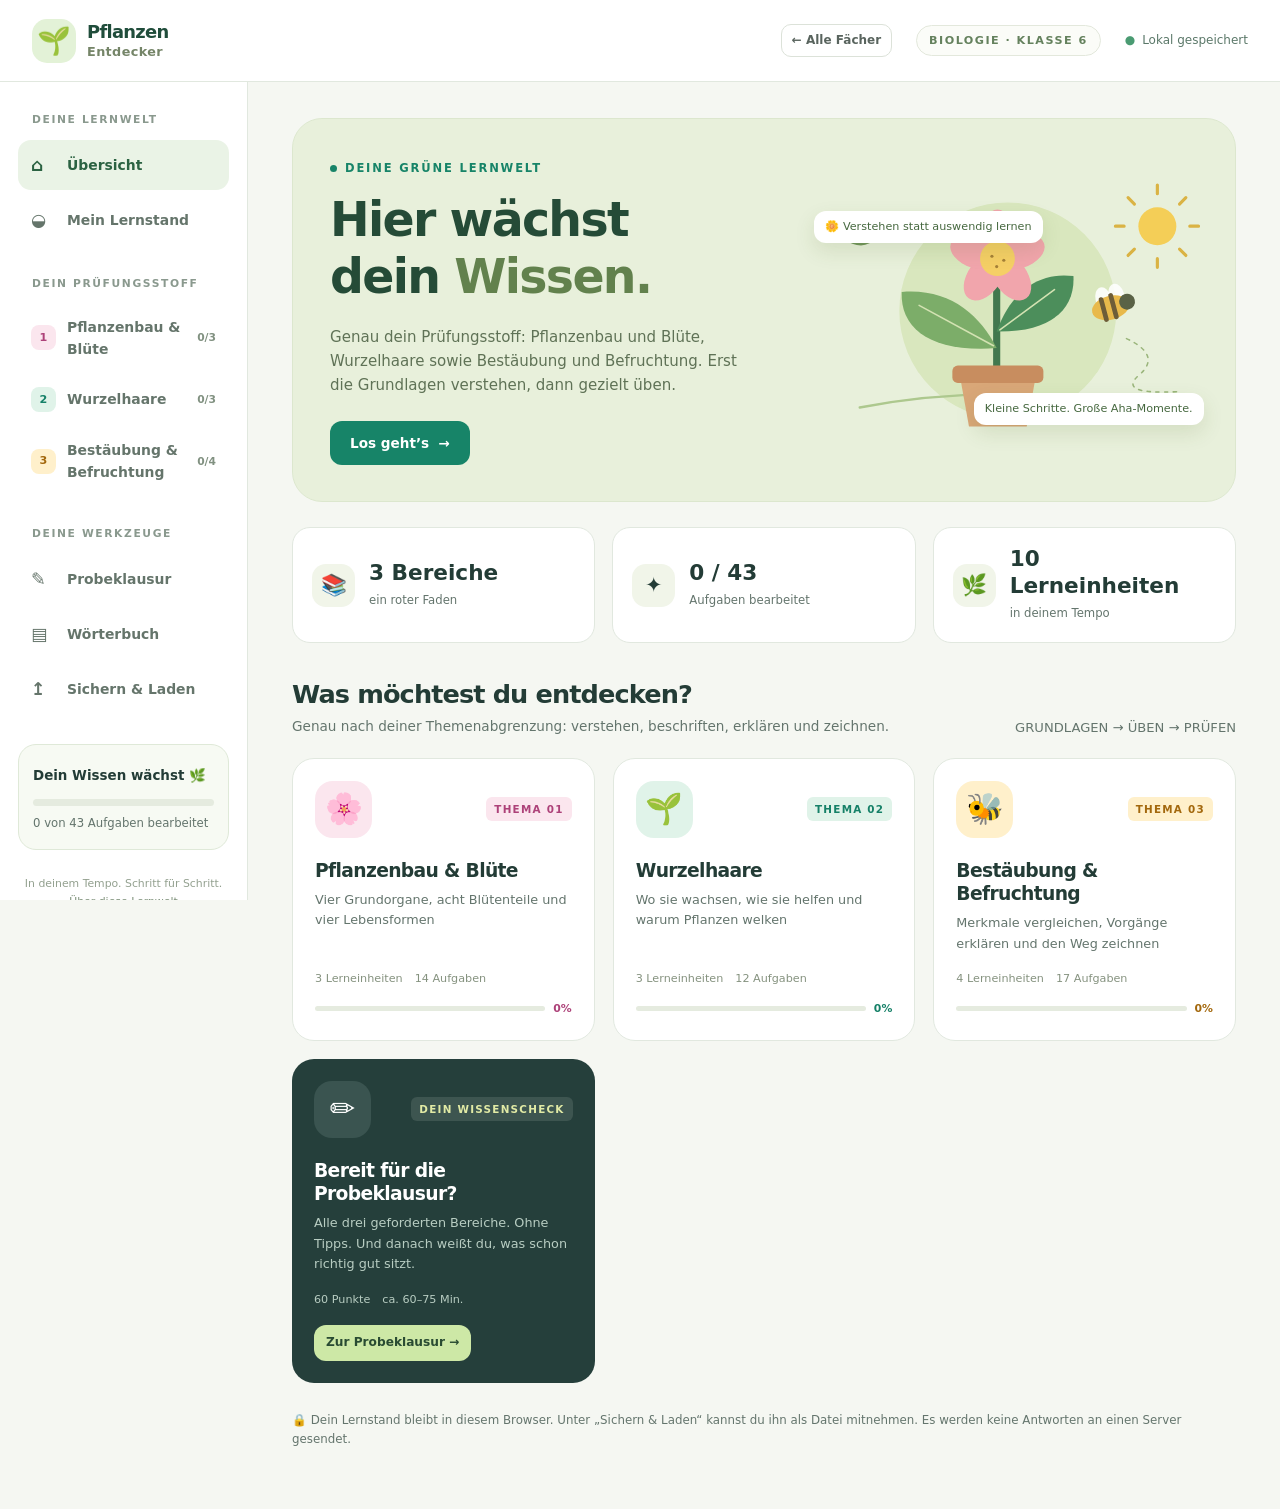
<file: biologie.html>
<!doctype html>
<html lang="de">
<head>
<meta charset="utf-8"><meta name="viewport" content="width=device-width,initial-scale=1"><meta name="theme-color" content="#17634c">
<meta name="description" content="Gezielter Prüfungsstoff Biologie 6: Pflanzenbau und Blüte, Wurzelhaare, Bestäubung und Befruchtung. Mit Beschriftungs- und Zeichenübungen.">
<title>Pflanzen-Entdecker · Biologie 6</title>
<link rel="icon" href="data:image/svg+xml,%3Csvg xmlns='http://www.w3.org/2000/svg' viewBox='0 0 64 64'%3E%3Ctext y='52' font-size='52'%3E🌱%3C/text%3E%3C/svg%3E">
<style>:root{--ink:#233c36;--muted:#64756d;--green:#17634c;--paper:#f5f7f2;--line:#e1e8df;--accent:#178468;--tint:#e1f4eb;--radius:23px;--shadow:0 5px 25px #263c2a06;font-family:ui-rounded,'Trebuchet MS',system-ui,-apple-system,BlinkMacSystemFont,'Segoe UI',sans-serif;color:var(--ink);background:var(--paper);font-size:16px;line-height:1.6}
*{box-sizing:border-box}body{margin:0}button,input,textarea,select{font:inherit}button,a,input,select,textarea{-webkit-tap-highlight-color:transparent}button,a{touch-action:manipulation}button{cursor:pointer}a{color:var(--green)}button:disabled{cursor:default;opacity:.45}button:focus-visible,a:focus-visible,select:focus-visible,input:focus-visible,textarea:focus-visible,summary:focus-visible{outline:3px solid #dc8a16;outline-offset:4px}a{text-underline-offset:3px}h1,h2,h3,h4,p{margin:0}h1,h2,h3,h4{line-height:1.2;letter-spacing:-.035em}h1{font-size:clamp(2.25rem,4vw,3.8rem);font-weight:850}h2{font-size:1.8rem}h3{font-size:1.2rem}p+p{margin-top:.9em}b,strong{font-weight:750}small{font-size:.82rem}svg{display:block;max-width:100%;height:auto}.skip{position:fixed;top:-100px;left:15px;background:white;padding:10px;z-index:99}.skip:focus{top:10px}.topbar{height:82px;border-bottom:1px solid var(--line);display:flex;align-items:center;justify-content:space-between;padding:0 32px;background:#fff;position:sticky;top:0;z-index:20}.brand{display:flex;gap:11px;align-items:center;text-decoration:none;color:#204d3b;font-size:1.12rem;font-weight:850;line-height:1.08;letter-spacing:-.04em}.brand-icon{height:44px;width:44px;border-radius:15px;display:grid;place-items:center;background:#e3f2d7;font-size:1.7rem}.brand-light{display:block;color:#758568;font-size:.8rem;letter-spacing:.03em;font-weight:650;margin-top:4px}.top-actions{display:flex;align-items:center;gap:24px}.level-pill{font-size:.7rem;font-weight:850;letter-spacing:.13em;border:1px solid #e3e8dc;border-radius:50px;padding:6px 12px;color:#64815d;background:#fbfcf8}.save-status{font-size:.75rem;color:#5b7869}.save-status:before{content:'●';color:#4a9b72;margin-right:7px}.icon-button{border:1px solid var(--line);background:white;border-radius:12px;padding:6px 12px;font-size:1.2rem}#menuButton{display:none}.app-shell{display:grid;grid-template-columns:248px minmax(0,1fr);min-height:calc(100vh - 82px)}.sidebar{padding:29px 18px 24px;background:#fff;border-right:1px solid var(--line);position:sticky;top:82px;height:calc(100vh - 82px);overflow:auto;display:flex;flex-direction:column;gap:25px}.nav-section-label{font-size:.67rem;text-transform:uppercase;font-weight:800;letter-spacing:.15em;color:#8a998e;margin:0 14px 12px}.nav-link{display:flex;align-items:center;gap:11px;text-decoration:none;color:#65756b;font-size:.87rem;font-weight:650;border-radius:13px;padding:11px 13px;margin-bottom:5px}.nav-link:hover{background:#f4f6f0}.nav-link.active{background:#eaf3e6;color:#2b6242}.nav-symbol{font-size:1.1rem;width:25px;flex-shrink:0}.nav-num{font-size:.7rem;display:grid;place-items:center;width:25px;height:25px;border-radius:8px;background:var(--tint);color:var(--accent);flex-shrink:0;font-weight:850}.nav-progress{margin-left:auto;font-size:.67rem;color:#819181}.side-progress{margin-top:auto;border:1px solid #dfe9d8;background:#f7faf3;border-radius:18px;padding:17px 14px}.side-progress strong{font-size:.84rem}.side-progress p{font-size:.73rem;color:var(--muted);margin-top:8px}.progress-track{height:7px;background:#e5ebdf;border-radius:99px;overflow:hidden;margin-top:11px}.progress-fill{height:100%;background:var(--accent);border-radius:99px;transition:width .4s}.side-bottom{font-size:.68rem;color:#93a08f;text-align:center}.side-bottom a{color:#7e917a}main{min-width:0;max-width:1490px;width:100%;margin:0 auto;padding:36px 44px 60px}.eyebrow{text-transform:uppercase;font-size:.72rem;letter-spacing:.16em;font-weight:850;color:var(--accent);display:flex;align-items:center;gap:8px;margin-bottom:15px}.eyebrow:before{content:'';height:7px;width:7px;background:var(--accent);border-radius:50%}.hero{display:grid;grid-template-columns:1.05fr .95fr;background:#e8f0db;border:1px solid #dce7ce;border-radius:30px;min-height:345px;overflow:hidden;position:relative}.hero-copy{padding:40px 10px 36px 37px;z-index:1}.hero h1{max-width:500px;font-size:clamp(2.3rem,3.7vw,3.65rem);color:#254b37}.hero h1 em{font-style:normal;color:#62814d}.hero p{font-size:.94rem;color:#5f7256;margin:19px 0 24px;max-width:410px}.hero-art{display:flex;align-items:center;justify-content:center;position:relative;padding:6px 10px}.hero-art svg{width:100%;max-height:330px}.hero-tag{position:absolute;background:white;box-shadow:0 8px 20px #475c1520;padding:7px 11px;border-radius:12px;white-space:nowrap;font-size:.7rem;color:#46683f}.hero-tag.one{left:6%;top:24%}.hero-tag.two{right:7%;bottom:20%}.button{display:inline-flex;align-items:center;justify-content:center;gap:9px;padding:11px 19px;border-radius:12px;border:1px solid transparent;background:var(--accent);color:white;text-decoration:none;font-size:.85rem;font-weight:750;line-height:1.4;min-height:44px;transition:transform .15s,background .15s}.button:hover{filter:brightness(.96);transform:translateY(-1px)}.button.secondary{background:#fff;color:var(--ink);border-color:#dbe4d6}.button.subtle{background:var(--tint);color:var(--accent)}.button.danger{background:#a73647}.button.small{padding:7px 11px;font-size:.76rem;min-height:36px}.button.link{background:transparent;color:var(--accent);padding:7px 0;border:0}.button-row{display:flex;align-items:center;gap:10px;flex-wrap:wrap}.mini-stats{display:grid;grid-template-columns:repeat(3,1fr);gap:17px;margin:25px 0 36px}.mini-stat{padding:19px;background:#fff;border:1px solid var(--line);border-radius:18px;display:flex;gap:14px;align-items:center}.stat-icon{background:#f1f5e9;width:43px;height:43px;border-radius:14px;display:grid;place-items:center;font-size:1.3rem;flex-shrink:0}.mini-stat strong{font-size:1.35rem;font-weight:850;line-height:1.1}.mini-stat span.label{display:block;color:var(--muted);font-size:.73rem;margin-top:4px}.section-heading{display:flex;align-items:flex-end;justify-content:space-between;gap:12px;margin-bottom:20px}.section-heading p{font-size:.85rem;color:var(--muted);margin-top:6px}.section-heading h2{font-size:1.6rem}.section-heading small{color:var(--muted)}.chapter-grid{display:grid;grid-template-columns:repeat(3,minmax(0,1fr));gap:18px}.chapter-card{background:white;border:1px solid var(--line);border-radius:22px;padding:22px;text-decoration:none;color:var(--ink);display:flex;flex-direction:column;transition:transform .2s,box-shadow .2s;min-height:270px;position:relative;overflow:hidden}.chapter-card:hover{transform:translateY(-4px);box-shadow:0 10px 24px #21382a0b}.card-top{display:flex;align-items:center;justify-content:space-between;margin-bottom:21px}.chapter-icon{background:var(--tint);height:57px;width:57px;border-radius:18px;display:grid;place-items:center;font-size:1.9rem}.chapter-number{font-size:.65rem;font-weight:850;letter-spacing:.12em;color:var(--accent);background:var(--tint);padding:4px 8px;border-radius:6px}.chapter-card h3{font-size:1.17rem;line-height:1.25}.chapter-card p{font-size:.8rem;color:var(--muted);margin-top:8px;flex:1}.chapter-meta{display:flex;gap:12px;font-size:.7rem;color:#85927f;margin-top:16px}.card-progress{display:flex;align-items:center;gap:8px;margin-top:12px}.card-progress .progress-track{margin:0;flex:1;height:5px}.card-progress span{font-size:.68rem;color:var(--accent);font-weight:800}.exam-card{background:#253f3b;color:white;border:0}.exam-card .chapter-icon{background:#3a5450}.exam-card p,.exam-card .chapter-meta{color:#b8cdc2}.exam-card .chapter-number{color:#e1eaa5;background:#3d5550}.exam-card .button{background:#cde8a6;color:#294b32;align-self:flex-start;margin-top:16px}.foot-note{font-size:.74rem;color:var(--muted);margin-top:28px;display:flex;gap:9px;align-items:start}.breadcrumb{font-size:.76rem;color:var(--muted);display:flex;gap:7px;flex-wrap:wrap;margin-bottom:23px}.breadcrumb a{text-decoration:none;color:var(--muted)}.page-intro{margin-bottom:29px}.page-intro h1{font-size:clamp(1.9rem,3.2vw,2.75rem)}.page-intro p{color:var(--muted);font-size:.92rem;margin-top:11px;max-width:760px}.chapter-banner{background:var(--tint);border-radius:23px;padding:29px;display:flex;gap:22px;align-items:center;margin-bottom:25px}.chapter-banner>.chapter-icon{background:white;width:78px;height:78px;font-size:2.6rem;flex-shrink:0}.chapter-banner .eyebrow{margin-bottom:8px}.chapter-banner h1{font-size:2.3rem}.chapter-banner p{color:var(--muted);margin-top:9px}.lesson-list{display:flex;flex-direction:column;gap:13px}.lesson-list-item{display:flex;gap:17px;align-items:center;background:white;padding:21px 24px;border:1px solid var(--line);border-radius:18px;text-decoration:none;color:var(--ink)}.lesson-list-item:hover{border-color:var(--accent)}.lesson-index{display:grid;place-items:center;height:42px;width:42px;border-radius:14px;background:var(--tint);color:var(--accent);font-weight:850;flex-shrink:0}.lesson-item-copy{flex:1}.lesson-list-item h2{font-size:1.1rem}.lesson-list-item p{font-size:.78rem;color:var(--muted);margin-top:6px}.lesson-arrow{color:var(--accent);font-size:1.4rem}.lesson-layout{display:grid;grid-template-columns:minmax(0,1fr) 200px;gap:24px}.lesson-rail{align-self:start;position:sticky;top:106px;background:white;border:1px solid var(--line);padding:20px;border-radius:18px;font-size:.78rem}.lesson-rail h2{font-size:.88rem;margin-bottom:17px}.rail-item{display:block;text-decoration:none;color:var(--muted);margin-bottom:12px;border-left:2px solid #e4ebe0;padding:4px 0 4px 11px}.rail-item.active{border-color:var(--accent);color:var(--accent);font-weight:800}.rail-meta{color:var(--muted);margin-top:17px;font-size:.72rem}.tabs{display:flex;border-bottom:1px solid var(--line);gap:23px;margin-bottom:24px}.tabs button{background:transparent;border:0;border-bottom:3px solid transparent;padding:10px 2px 12px;color:var(--muted);font-size:.87rem;font-weight:750}.tabs button.active{color:var(--accent);border-color:var(--accent)}.tabs .count{background:var(--tint);color:var(--accent);padding:2px 6px;font-size:.65rem;border-radius:6px;margin-left:5px}.paper{background:white;border:1px solid var(--line);border-radius:var(--radius);padding:30px}.reading p{font-family:system-ui,sans-serif;font-size:1rem;line-height:1.85;margin-bottom:18px}.reading h2{font-size:1.3rem;margin:29px 0 15px;color:var(--accent)}.reading h2:first-child{margin-top:0}.callout{padding:17px 20px;background:var(--tint);border-left:3px solid var(--accent);border-radius:0 13px 13px 0;margin:22px 0;font-size:.94rem;line-height:1.8}.callout.warning{background:#fff4d4;border-color:#c38b15}.diagram{background:#fafbf7;border-radius:18px;border:1px solid #e7ecdf;margin:22px 0;padding:14px}.diagram figcaption{font-size:.69rem;color:var(--muted);text-align:center;margin:8px}.diagram svg{width:100%;max-height:350px}.reading .diagram{margin-left:0;margin-right:0}.table-wrap{overflow-x:auto;margin:18px 0;border:1px solid var(--line);border-radius:14px}table{border-collapse:collapse;width:100%;font-size:.84rem;line-height:1.65;text-align:left}th{background:var(--tint);color:var(--accent);font-size:.77rem;font-weight:800}th,td{padding:13px 14px;border-bottom:1px solid var(--line);vertical-align:top}tr:last-child td{border-bottom:0}.lesson-bottom{display:flex;gap:10px;justify-content:space-between;align-items:center;margin-top:25px;flex-wrap:wrap}.question-card{background:white;border:1px solid var(--line);border-radius:21px;padding:25px;margin-bottom:20px;scroll-margin-top:100px}.question-top{display:flex;justify-content:space-between;gap:14px;align-items:center;margin-bottom:13px}.question-index{font-size:.66rem;color:var(--accent);letter-spacing:.1em;font-weight:850;text-transform:uppercase}.question-points{font-size:.7rem;color:var(--muted)}.question-card h3{font-size:1rem;font-family:system-ui,sans-serif;letter-spacing:-.015em;line-height:1.65;margin-bottom:18px}.question-card fieldset{border:0;padding:0;margin:0}.question-card legend{font-size:.76rem;color:var(--muted);margin-bottom:10px}.choice{display:flex;gap:12px;align-items:flex-start;border:1.5px solid #e1e6dc;border-radius:13px;padding:13px 15px;margin-bottom:9px;cursor:pointer;font-family:system-ui,sans-serif;font-size:.88rem;line-height:1.6}.choice input{accent-color:var(--accent);margin:5px 0 0;flex-shrink:0;width:17px;height:17px}.choice.selected{border-color:var(--accent);background:var(--tint)}.choice.correct{border-color:#2e9872;background:#eef9f2}.choice.incorrect{border-color:#c3747d;background:#fff5f5}.choice:has(input:disabled){cursor:default}.match-row{padding:12px 0;border-bottom:1px solid var(--line);display:grid;grid-template-columns:1fr 1fr;gap:13px;align-items:center;font-size:.84rem;line-height:1.6}.match-row label{font-family:system-ui,sans-serif}.match-row select{font-size:.82rem;padding:11px 30px 11px 11px;border:1px solid #cfdccd;border-radius:10px;background:#fcfdf9;color:var(--ink);width:100%;min-width:0}.field-label{font-size:.77rem;color:var(--muted);display:block;margin:5px 0 9px}.written-answer{width:100%;resize:vertical;min-height:145px;border:1.5px solid #d9e3d6;border-radius:14px;background:#fcfdf9;padding:15px;font-family:system-ui,sans-serif;font-size:.95rem;line-height:1.8;color:var(--ink)}.written-answer:focus{background:white;border-color:var(--accent)}.question-actions{display:flex;gap:9px;margin-top:20px;flex-wrap:wrap}.feedback{margin-top:18px;padding:17px;border-radius:14px;font-size:.87rem;line-height:1.8;background:#f0f6ea;border:1px solid #d4e4c9;font-family:system-ui,sans-serif}.feedback strong{display:block;margin-bottom:6px;color:#316346}.feedback.retry{background:#fff8e7;border-color:#f0e1b4}.feedback.retry strong{color:#916921}.feedback.model{background:#f5f3fc;border-color:#e4dff5}.feedback.model strong{color:#62509c}.feedback ul{padding-left:20px}.solution-line{display:block;padding:3px 0}.score-select{display:flex;gap:7px;flex-wrap:wrap;margin-top:13px}.score-select button{width:38px;height:38px;min-height:38px;padding:0;border:1px solid #cfc6e4;background:white;color:#64518d;border-radius:10px;font-size:.85rem}.score-select button[aria-pressed=true]{background:#64518d;color:white}.self-label{font-size:.78rem;color:#70647d;margin:12px 0 0}.order-list{list-style:none;padding:0;margin:0;display:flex;flex-direction:column;gap:10px}.order-item{display:flex;gap:11px;align-items:center;padding:13px;border:1px solid var(--line);border-radius:12px;font-size:.87rem;background:#fcfdf9}.order-position{color:var(--accent);font-weight:850}.order-text{flex:1}.order-buttons{display:flex;gap:4px}.order-buttons button{background:white;border:1px solid #dce4d6;border-radius:8px;padding:4px 8px;min-width:32px;min-height:34px;color:var(--accent)}.question-help{color:var(--muted);font-size:.73rem;margin:10px 0}.complete-banner{border:1px solid #d5e3c5;background:#eaf3df;padding:23px;border-radius:20px;margin-bottom:22px}.complete-banner h2{font-size:1.3rem;margin-bottom:9px}.complete-banner p{font-size:.86rem;color:#5c7754}.exam-intro{display:grid;grid-template-columns:1fr 230px;gap:30px}.exam-intro h2{font-size:1.5rem;margin-bottom:20px}.exam-steps{padding:0;list-style:none;counter-reset:step}.exam-steps li{counter-increment:step;display:flex;gap:13px;margin:19px 0;font-size:.9rem;color:var(--muted)}.exam-steps li:before{content:counter(step);display:grid;place-items:center;min-width:28px;height:28px;border-radius:9px;background:#edf3e6;color:#4c7242;font-weight:850}.exam-facts{padding:24px;background:#edf2df;border-radius:18px}.exam-facts strong{font-size:2.5rem;display:block;line-height:1.2}.exam-facts p{font-size:.8rem;color:#68815a;margin-bottom:24px}.exam-facts p:last-child{margin-bottom:0}.exam-head{display:flex;justify-content:space-between;align-items:center;gap:14px;margin-bottom:20px;position:sticky;top:82px;background:#f5f7f2f5;backdrop-filter:blur(8px);padding:13px 0;z-index:5}.exam-head strong{font-size:.88rem}.exam-head small{color:var(--muted);display:block}.exam-nav{display:flex;gap:7px;flex-wrap:wrap}.exam-nav button{border:1px solid var(--line);background:white;min-width:32px;min-height:32px;padding:3px 8px;border-radius:9px;font-size:.75rem;color:var(--muted)}.exam-nav button.active{background:var(--accent);color:white;border-color:var(--accent)}.exam-nav button.answered{border-color:var(--accent)}.result-grid{display:grid;grid-template-columns:repeat(3,1fr);gap:15px;margin:22px 0}.result-tile{padding:20px;border-radius:16px;background:var(--tint)}.result-tile strong{font-size:1.65rem;display:block;color:var(--accent)}.result-tile small{color:var(--muted)}.result-item{display:flex;justify-content:space-between;gap:14px;padding:13px 0;border-bottom:1px solid var(--line);font-size:.87rem;align-items:center}.result-item a{text-decoration:none;font-weight:750}.result-item small{color:var(--muted)}.search-input{width:100%;padding:15px 18px;border:1px solid #d5dfcf;border-radius:14px;background:white;color:var(--ink);margin-bottom:23px}.glossary-grid{display:grid;grid-template-columns:1fr 1fr;gap:15px}.glossary-card{padding:24px;background:white;border:1px solid var(--line);border-radius:18px}.glossary-card h2{font-size:1.03rem;color:var(--accent);margin-bottom:10px}.glossary-card p{font-size:.87rem;color:var(--muted)}.settings-grid{display:grid;grid-template-columns:1fr 1fr;gap:20px}.settings-grid .paper{display:flex;flex-direction:column;gap:16px}.settings-grid h2{font-size:1.2rem}.settings-grid p{font-size:.87rem;color:var(--muted)}.settings-grid .button-row{margin-top:auto}.full-width{grid-column:1/-1}.summary-top{display:flex;align-items:center;gap:20px;margin-bottom:25px}.score-ring{height:96px;width:96px;border-radius:50%;background:conic-gradient(var(--accent) calc(var(--value)*1%),#e4ebde 0);display:grid;place-items:center;position:relative;flex-shrink:0}.score-ring:before{content:'';position:absolute;inset:9px;background:var(--paper);border-radius:50%}.score-ring strong{position:relative;font-size:1.35rem}.progress-chapter{background:white;border:1px solid var(--line);border-radius:18px;padding:23px;margin-bottom:16px}.progress-chapter .section-heading{margin-bottom:14px}.progress-chapter .section-heading h2{font-size:1.1rem}.progress-lesson{display:flex;justify-content:space-between;gap:10px;align-items:center;padding:10px 0;border-bottom:1px solid var(--line);font-size:.83rem}.progress-lesson:last-child{border:0}.progress-lesson a{color:var(--ink);text-decoration:none}.progress-lesson small{color:var(--muted)}.toast{position:fixed;left:50%;bottom:25px;transform:translate(-50%,20px);opacity:0;pointer-events:none;background:#233f34;color:white;border-radius:13px;padding:13px 20px;box-shadow:0 5px 25px #182f3a25;font-size:.86rem;z-index:70;max-width:90vw;transition:.2s}.toast.show{opacity:1;transform:translate(-50%,0)}dialog{border:1px solid var(--line);border-radius:25px;padding:30px;width:min(480px,90vw);color:var(--ink);box-shadow:0 20px 60px #19362c33}dialog::backdrop{background:#1f352a65;backdrop-filter:blur(3px)}dialog h2{font-size:1.4rem;margin:12px 0}dialog p{color:var(--muted);font-size:.9rem;margin-bottom:23px}.dialog-icon{font-size:2rem}.loading{padding:100px 20px;text-align:center;color:var(--green)}.error-box{padding:28px;border-radius:20px;background:#fff0ef;border:1px solid #e5c6c1}.source-list{font-size:.84rem;overflow-wrap:anywhere}.source-list li{margin:12px 0}.noscript{padding:30px;text-align:center}
@media(min-width:1600px){main{padding:44px 60px}.hero-copy{padding:44px}.chapter-card{padding:27px;min-height:285px}}
@media(max-width:1200px){main{padding:28px}.app-shell{grid-template-columns:222px minmax(0,1fr)}.sidebar{padding:24px 12px}.chapter-grid{grid-template-columns:repeat(2,minmax(0,1fr))}.lesson-layout{grid-template-columns:minmax(0,1fr)}.lesson-rail{display:none}.hero-copy{padding:30px 0 30px 28px}.hero h1{font-size:2.65rem}.hero-tag{display:none}.top-actions{gap:15px}.mini-stat{padding:15px;gap:10px}.mini-stat strong{font-size:1.15rem}}
@media(max-width:900px){.app-shell{grid-template-columns:1fr}.sidebar{position:fixed;left:0;top:73px;height:calc(100dvh - 73px);width:260px;z-index:30;transform:translateX(-100%);transition:transform .2s}.sidebar.open{transform:translateX(0)}.backdrop{position:fixed;inset:73px 0 0;background:#1c332955;z-index:25}.topbar{height:73px;padding:0 22px}#menuButton{display:block}.brand{font-size:1.05rem}.top-actions{gap:15px}.save-status{font-size:.69rem}.level-pill{display:none}main{max-width:850px;padding:25px 28px 50px}.hero h1{font-size:2.8rem}.chapter-banner h1{font-size:2rem}.exam-head{top:73px}.question-card{scroll-margin-top:90px}}
@media(max-width:580px){.topbar{padding:0 16px}.brand-icon{height:38px;width:38px;font-size:1.4rem}.brand{font-size:.94rem;gap:8px}.brand-light{font-size:.7rem}.save-status{max-width:92px;line-height:1.3;font-size:.62rem}.save-status:before{display:none}.top-actions{gap:10px}main{padding:22px 17px 45px}.hero{grid-template-columns:1fr;border-radius:24px;min-height:0}.hero-copy{padding:27px 25px 10px}.hero h1{font-size:2.7rem;max-width:310px}.hero p{font-size:.89rem;margin:14px 0 20px}.hero-art{height:210px;margin-top:0;padding:0 35px}.hero-art svg{height:235px;width:auto}.mini-stats{gap:8px;margin:17px 0 29px}.mini-stat{padding:12px 8px;display:block;text-align:center;border-radius:15px}.stat-icon{margin:0 auto 8px;width:32px;height:32px;font-size:1rem;border-radius:10px}.mini-stat strong{font-size:1.1rem}.mini-stat span.label{font-size:.62rem}.chapter-grid{grid-template-columns:1fr;gap:13px}.chapter-card{min-height:210px;padding:21px}.card-top{margin-bottom:15px}.chapter-icon{height:49px;width:49px;font-size:1.6rem}.section-heading h2{font-size:1.45rem}.section-heading small{display:none}.chapter-card h3{font-size:1.23rem}.chapter-meta{margin-top:13px}.chapter-banner{padding:22px 19px;gap:14px;align-items:flex-start}.chapter-banner>.chapter-icon{width:55px;height:55px;border-radius:15px;font-size:1.9rem}.chapter-banner h1{font-size:1.65rem}.chapter-banner .eyebrow{font-size:.62rem;letter-spacing:.08em}.chapter-banner p{font-size:.82rem}.lesson-list-item{padding:18px 16px;gap:12px}.lesson-list-item h2{font-size:1rem}.lesson-list-item p{font-size:.7rem}.lesson-index{height:35px;width:35px;border-radius:11px}.page-intro h1{font-size:1.9rem}.page-intro p{font-size:.87rem}.paper{padding:22px 19px;border-radius:19px}.reading p{font-size:.95rem;line-height:1.85}.reading h2{font-size:1.15rem}.callout{padding:14px 15px;font-size:.88rem}.diagram{padding:4px}.diagram svg{min-width:350px}.diagram{overflow:auto}table{min-width:390px;font-size:.8rem}th,td{padding:11px}.question-card{padding:22px 17px;border-radius:18px}.question-card h3{font-size:.95rem}.choice{padding:12px;font-size:.85rem}.match-row{grid-template-columns:1fr;gap:7px;padding:14px 0}.match-row select{font-size:.85rem;min-height:44px}.order-item{padding:11px 10px;font-size:.82rem;gap:8px}.order-buttons{gap:3px}.order-buttons button{padding:4px 7px}.exam-intro{grid-template-columns:1fr;gap:20px}.exam-facts{display:flex;gap:25px;align-items:center;padding:20px}.exam-facts strong{font-size:2rem}.exam-facts p{margin:0;font-size:.72rem}.exam-head{display:block;padding:11px 0}.exam-head>div:first-child{display:flex;gap:12px;align-items:center;margin-bottom:10px}.exam-nav{gap:5px}.exam-nav button{min-width:29px;padding:3px 7px}.result-grid{gap:8px}.result-tile{padding:13px 9px}.result-tile strong{font-size:1.3rem}.result-tile small{font-size:.65rem}.glossary-grid,.settings-grid{grid-template-columns:1fr}.foot-note{font-size:.7rem}.breadcrumb{font-size:.69rem;gap:5px}.summary-top{gap:14px}.summary-top h2{font-size:1.25rem}.summary-top p{font-size:.8rem;color:var(--muted)}.score-ring{height:77px;width:77px}.progress-lesson{align-items:flex-start}.lesson-bottom .button{flex:1}.question-actions .button{flex:1}.result-item{font-size:.78rem}.full-width{grid-column:auto}}
@media(prefers-reduced-motion:reduce){*,*:before,*:after{transition:none!important;scroll-behavior:auto!important}}
@media print{.topbar,.sidebar,.lesson-rail,.button,.tabs,.foot-note,.exam-head,.backdrop{display:none!important}.app-shell,.lesson-layout{display:block}main{padding:0;max-width:none}.paper,.question-card{border:0;box-shadow:none;break-inside:avoid}body{background:white}.question-card{break-inside:avoid-page}.feedback{background:white}.written-answer{border:1px solid #aaa}.hero{background:white}.chapter-grid{grid-template-columns:1fr 1fr}}
/* Zeichenübung: Finger- und Stifteingabe werden auf dem Bild selbst erfasst. */
.drawing-board{position:relative;width:100%;aspect-ratio:720/450;background:#fbfcf7;border:1px solid #dfe7d5;border-radius:16px;margin:16px 0;overflow:hidden}.drawing-board>svg{width:100%;height:100%;position:absolute;inset:0}.trace-canvas{position:absolute;inset:0;width:100%;height:100%;touch-action:none;cursor:crosshair}.trace-canvas[data-locked]{pointer-events:none;cursor:default}.trace-alternative{margin-top:17px;padding:13px 15px;border:1px solid var(--line);border-radius:12px}.trace-alternative summary{cursor:pointer;font-size:.82rem;font-weight:750;color:var(--accent)}.reading .diagram svg{max-height:380px}.scope-hint{font-size:.85rem;background:#f3e9fa;border-left:3px solid #a15eb4;padding:15px;border-radius:0 12px 12px 0;margin-bottom:24px}
@media(max-width:580px){.drawing-board{border-radius:12px}.drawing-board svg{min-width:0}.trace-alternative{padding:12px}.trace-alternative summary{font-size:.78rem}.trace-canvas{min-height:0}}
@media print{.drawing-board{width:160mm;max-width:100%}.trace-alternative,.order-buttons,.question-actions,.score-select{display:none!important}}
</style>
<style>.portal-link{display:inline-flex;align-items:center;color:#59645e;font:700 12px/1.3 system-ui,sans-serif;text-decoration:none;padding:8px 10px;border:1px solid #dce2d9;border-radius:10px;background:white;white-space:nowrap}.portal-link:hover{background:#f5f7ef}.portal-link:focus-visible{outline:3px solid #c38930;outline-offset:3px}@media(max-width:580px){.top-actions .save-status{display:none}.portal-link{font-size:11px;padding:7px 8px}.top-actions{gap:8px}}@media print{.portal-link{display:none}}</style></head>
<body>
<a class="skip" href="#main">Direkt zum Inhalt</a>
<header class="topbar">
 <a class="brand" href="#/" aria-label="Pflanzen-Entdecker Startseite"><span class="brand-icon">🌱</span><span>Pflanzen<span class="brand-light">Entdecker</span></span></a>
 <div class="top-actions"><a class="portal-link" href="./index.html">← Alle Fächer</a><span class="level-pill">BIOLOGIE · KLASSE 6</span><span id="saveStatus" class="save-status" role="status">Lernstand bereit</span><button id="menuButton" class="icon-button" aria-label="Menü öffnen" aria-expanded="false" aria-controls="sidebar">☰</button></div>
</header>
<div class="app-shell">
 <aside id="sidebar" class="sidebar" aria-label="Lernnavigation"></aside>
 <div id="backdrop" class="backdrop" hidden></div>
 <main id="main" tabindex="-1"><div class="loading">🌱 Deine Lernwelt wächst gerade …</div></main>
</div>
<div id="toast" class="toast" role="status" aria-live="polite"></div>
<dialog id="confirmDialog"><form method="dialog"><div class="dialog-icon">🌿</div><h2 id="dialogTitle">Bist du sicher?</h2><p id="dialogText"></p><div class="button-row"><button value="cancel" class="button secondary">Abbrechen</button><button value="confirm" class="button danger">Ja, zurücksetzen</button></div></form></dialog>
<input id="importFile" type="file" accept="application/json,.json" hidden>
<noscript><p class="noscript">Bitte aktiviere JavaScript, um die interaktiven Aufgaben und den gespeicherten Lernstand zu nutzen.</p></noscript>
<script>/* Gezielter Prüfungsstoff nach der bereitgestellten Themenabgrenzung. */
const chapters=[
  {
    "id": "grundbau",
    "title": "Pflanzenbau & Blüte",
    "subtitle": "Vier Grundorgane, acht Blütenteile und vier Lebensformen",
    "icon": "🌸",
    "color": "#ad4279",
    "tint": "#fbe6ee",
    "lessons": [
      {
        "id": "grundorgane",
        "title": "Die vier Grundorgane",
        "page": "grundorgane",
        "time": 9,
        "questions": [
          {
            "id": "g01",
            "type": "label",
            "prompt": "Beschrifte die Pflanze. Wähle für jede Markierung den passenden Fachbegriff.",
            "labels": [
              "Markierung A",
              "Markierung B",
              "Markierung C",
              "Markierung D"
            ],
            "options": [
              "Wurzel",
              "Sprossachse",
              "Laubblatt",
              "Blüte"
            ],
            "answer": [
              0,
              1,
              2,
              3
            ],
            "explain": "Die Linien zeigen jeweils auf den gesuchten Bestandteil. Nutze die Musterbeschriftung zum Vergleichen.",
            "points": 4,
            "diagram": "plant"
          },
          {
            "id": "g02",
            "type": "match",
            "prompt": "Welche Aufgabe passt zu welchem Grundorgan?",
            "labels": [
              "Verankerung und Wasser-/Mineralsalzaufnahme",
              "Trägt andere Organe und transportiert Stoffe",
              "Stellt mithilfe von Licht Zucker her",
              "Ermöglicht die geschlechtliche Fortpflanzung"
            ],
            "options": [
              "Wurzel",
              "Sprossachse",
              "Laubblatt",
              "Blüte"
            ],
            "answer": [
              0,
              1,
              2,
              3
            ],
            "explain": "Die Organe arbeiten zusammen: Aufnahme und Halt, Tragen und Transport, Fotosynthese sowie Fortpflanzung.",
            "points": 4
          },
          {
            "id": "g03",
            "type": "written",
            "prompt": "Eine Pflanze hat gesunde Blätter, aber ihre Wurzeln sind stark beschädigt. Warum kann sie trotzdem welken?",
            "model": "Die beschädigten Wurzeln nehmen möglicherweise weniger Wasser auf. Über die Blätter wird weiterhin Wasser abgegeben. Wenn die Wasseraufnahme nicht nachkommt, verlieren Zellen Wasser und Spannung; die Pflanze welkt.",
            "points": 3,
            "rubric": [
              "Wasseraufnahme der Wurzeln verringert.",
              "Wasserabgabe der Blätter geht weiter.",
              "Wassermangel führt zum Welken."
            ]
          },
          {
            "id": "g04",
            "type": "choice",
            "prompt": "Was bedeutet „Organ“ in der Biologie?",
            "options": [
              "Ein Teil eines Lebewesens mit bestimmten Aufgaben",
              "Jeder Gegenstand im Boden",
              "Ein anderer Name für Samen"
            ],
            "answer": 0,
            "explain": "Wurzel, Sprossachse, Laubblatt und Blüte übernehmen jeweils bestimmte Aufgaben für die Pflanze.",
            "points": 1
          }
        ]
      },
      {
        "id": "bluetenorgane",
        "title": "Die acht Teile der Blüte",
        "page": "bluetenorgane",
        "time": 12,
        "questions": [
          {
            "id": "g05",
            "type": "label",
            "prompt": "Beschrifte die acht Markierungen im vereinfachten Längsschnitt.",
            "labels": [
              "Markierung A",
              "Markierung B",
              "Markierung C",
              "Markierung D",
              "Markierung E",
              "Markierung F",
              "Markierung G",
              "Markierung H"
            ],
            "options": [
              "Narbe",
              "Griffel",
              "Staubbeutel",
              "Staubfaden",
              "Fruchtknoten",
              "Samenanlage",
              "Kelchblatt",
              "Kronblatt"
            ],
            "answer": [
              0,
              1,
              2,
              3,
              4,
              5,
              6,
              7
            ],
            "explain": "Die Linien zeigen jeweils auf den gesuchten Bestandteil. Nutze die Musterbeschriftung zum Vergleichen.",
            "points": 8,
            "diagram": "flower"
          },
          {
            "id": "g06",
            "type": "match",
            "prompt": "Welche Bestandteile gehören zusammen?",
            "labels": [
              "Staubfaden",
              "Staubbeutel",
              "Narbe",
              "Griffel",
              "Fruchtknoten"
            ],
            "options": [
              "Staubblatt",
              "Stempel"
            ],
            "answer": [
              0,
              0,
              1,
              1,
              1
            ],
            "explain": "Staubfaden und Staubbeutel bilden ein Staubblatt. Narbe, Griffel und Fruchtknoten gehören zum hier gezeigten Stempel.",
            "points": 5
          },
          {
            "id": "g07",
            "type": "match",
            "prompt": "Ordne die Aufgaben zu.",
            "labels": [
              "Kronblatt",
              "Kelchblatt",
              "Staubbeutel",
              "Narbe",
              "Samenanlage"
            ],
            "options": [
              "Bestäuber anlocken",
              "Knospe schützen",
              "Pollen bilden",
              "Passenden Pollen aufnehmen",
              "Enthält die Eizelle"
            ],
            "answer": [
              0,
              1,
              2,
              3,
              4
            ],
            "explain": "Die Eizelle liegt in einer Samenanlage im Fruchtknoten. Pollen entsteht im Staubbeutel.",
            "points": 5
          },
          {
            "id": "g08",
            "type": "choice",
            "prompt": "Was ist der Unterschied zwischen Staubblatt und Staubbeutel?",
            "options": [
              "Ein Staubblatt besteht aus Staubfaden und Staubbeutel.",
              "Beide Wörter bezeichnen immer nur den Faden.",
              "Der Staubbeutel ist der ganze Stempel."
            ],
            "answer": 0,
            "explain": "Achte auf die Ebene: Das Staubblatt ist die Einheit aus Staubfaden und Staubbeutel.",
            "points": 1
          },
          {
            "id": "g09",
            "type": "written",
            "prompt": "Erkläre den Unterschied zwischen Fruchtknoten und Samenanlage.",
            "model": "Der Fruchtknoten ist der untere, verdickte Teil des Stempels. In ihm liegen eine oder mehrere Samenanlagen. Eine Samenanlage enthält die Eizelle.",
            "points": 2,
            "rubric": [
              "Fruchtknoten umschließt Samenanlage(n).",
              "Samenanlage enthält die Eizelle."
            ]
          }
        ]
      },
      {
        "id": "lebensformen",
        "title": "Kraut, Staude, Strauch und Baum",
        "page": "lebensformen",
        "time": 9,
        "questions": [
          {
            "id": "g10",
            "type": "match",
            "prompt": "Ordne die Beschreibungen dem jeweils genauesten Begriff zu.",
            "labels": [
              "Einjährige Pflanze mit nicht verholztem Stängel",
              "Mehrjährige, krautige Pflanze, die erneut austreibt",
              "Mehrere verholzte Triebe entspringen nahe am Boden",
              "Meist ein verholzter Hauptstamm mit einer Krone"
            ],
            "options": [
              "Einjähriges Kraut",
              "Staude",
              "Strauch",
              "Baum"
            ],
            "answer": [
              0,
              1,
              2,
              3
            ],
            "explain": "Stauden sind mehrjährige krautige Pflanzen. „Kraut“ ist ein Oberbegriff und nicht automatisch gleichbedeutend mit „einjährig“.",
            "points": 4
          },
          {
            "id": "g11",
            "type": "choice",
            "prompt": "Welche Aussage über Stauden stimmt?",
            "options": [
              "Eine Staude ist eine mehrjährige krautige Pflanze.",
              "Eine Staude ist immer ein kleiner verholzter Strauch.",
              "Jede krautige Pflanze lebt nur einen Sommer."
            ],
            "answer": 0,
            "explain": "Die Begriffe überschneiden sich: Jede Staude ist krautig, aber nicht jedes Kraut ist eine Staude.",
            "points": 1
          },
          {
            "id": "g12",
            "type": "written",
            "prompt": "Eine junge Eiche ist 1 m hoch, eine Hasel 3 m. Warum ist die Eiche trotzdem ein Baum und die Hasel typischerweise ein Strauch?",
            "model": "Die Eiche besitzt einen verholzten Hauptstamm; die Hasel meist mehrere verholzte Triebe nahe am Boden. Der Bau der Sprossachsen entscheidet, nicht allein die Höhe.",
            "points": 3,
            "rubric": [
              "Eiche: Hauptstamm.",
              "Hasel: mehrere bodennahe verholzte Triebe.",
              "Höhe allein reicht nicht."
            ]
          },
          {
            "id": "g13",
            "type": "choice",
            "prompt": "Im Winter sterben bei einer Pfingstrose die oberirdischen Teile ab. Im Frühjahr treibt dieselbe Pflanze wieder aus. Was ist sie?",
            "options": [
              "Eine Staude",
              "Ein einjähriges Kraut",
              "Ein Baum"
            ],
            "answer": 0,
            "explain": "Die Pfingstrose lebt mehrere Jahre und verholzt oberirdisch nicht dauerhaft. Unterirdische Teile überdauern.",
            "points": 1
          },
          {
            "id": "g14",
            "type": "written",
            "prompt": "Verbessere: „Eine Staude ist ein Strauch, der jedes Jahr neu ausgesät werden muss.“",
            "model": "Eine Staude ist eine mehrjährige krautige Pflanze. Sie besitzt kein dauerhaftes verholztes Astgerüst. Sie überdauert und kann wieder austreiben, ohne jedes Jahr neu ausgesät werden zu müssen.",
            "points": 3,
            "rubric": [
              "Krautig statt Strauch.",
              "Mehrjährig.",
              "Überdauern und erneuter Austrieb."
            ]
          }
        ]
      }
    ]
  },
  {
    "id": "wurzelhaare",
    "title": "Wurzelhaare",
    "subtitle": "Wo sie wachsen, wie sie helfen und warum Pflanzen welken",
    "icon": "🌱",
    "color": "#168168",
    "tint": "#e0f3e9",
    "lessons": [
      {
        "id": "haarzone",
        "title": "Winzige Haare an der richtigen Stelle",
        "page": "haarzone",
        "time": 9,
        "questions": [
          {
            "id": "w01",
            "type": "choice",
            "prompt": "Wo wachsen die Wurzelhaare?",
            "options": [
              "Ein Stück hinter der Wurzelspitze, in der Wurzelhaarzone",
              "Auf der Wurzelhaube direkt an der äußersten Spitze",
              "Nur an den Blättern"
            ],
            "answer": 0,
            "explain": "Die Wurzelhaarzone liegt etwas hinter der Spitze. An der äußersten Spitze befindet sich die schützende Wurzelhaube.",
            "points": 1
          },
          {
            "id": "w02",
            "type": "choice",
            "prompt": "Wie lange leben Wurzelhaare typischerweise?",
            "options": [
              "Meist nur wenige Tage; die genaue Dauer kann variieren.",
              "Immer genau 24 Stunden bei jeder Pflanzenart",
              "So lange wie der ganze Baum"
            ],
            "answer": 0,
            "explain": "Wurzelhaare sind meist kurzlebig. Während die Wurzel weiterwächst, bilden sich in jüngeren Abschnitten neue Haare.",
            "points": 1
          },
          {
            "id": "w03",
            "type": "match",
            "prompt": "Ordne die Begriffe zu.",
            "labels": [
              "Wurzelhaar",
              "Wurzelhaarzone",
              "Wurzelhaube"
            ],
            "options": [
              "Feine Ausstülpung einer äußeren Wurzelzelle",
              "Bereich mit Wurzelhaaren hinter der Spitze",
              "Schutz am äußersten Wurzelende"
            ],
            "answer": [
              0,
              1,
              2
            ],
            "explain": "Ein Wurzelhaar ist keine kleine Seitenwurzel, sondern eine Ausstülpung einer Zelle.",
            "points": 3
          },
          {
            "id": "w04",
            "type": "written",
            "prompt": "Warum braucht die wachsende Wurzel immer wieder neue Wurzelhaare?",
            "model": "Ältere Wurzelhaare sterben meist nach wenigen Tagen ab. Während die Wurzel weiterwächst, entstehen hinter der neuen Wurzelspitze neue Wurzelhaare; so bleibt eine aufnahmefähige Zone vorhanden.",
            "points": 3,
            "rubric": [
              "Alte Wurzelhaare sind kurzlebig.",
              "Wurzel wächst weiter.",
              "Neue Haare entstehen hinter der Spitze."
            ]
          }
        ]
      },
      {
        "id": "oberflaeche",
        "title": "Mehr Oberfläche, mehr Kontakt",
        "page": "oberflaeche",
        "time": 9,
        "questions": [
          {
            "id": "w05",
            "type": "choice",
            "prompt": "Was vergrößern die Wurzelhaare vor allem?",
            "options": [
              "Die Kontaktoberfläche zum Bodenwasser",
              "Die Anzahl der Kronblätter",
              "Den Abstand der Pflanze zum Boden"
            ],
            "answer": 0,
            "explain": "Viele feine Ausstülpungen schaffen zusätzliche Oberfläche für den Kontakt mit Bodenwasser.",
            "points": 1
          },
          {
            "id": "w06",
            "type": "written",
            "prompt": "Erkläre die Kette: viele Wurzelhaare → größere Oberfläche → bessere Aufnahme.",
            "model": "Viele feine Wurzelhaare vergrößern die Oberfläche der Wurzel. Dadurch besteht an mehr Stellen enger Kontakt zum Bodenwasser. So kann die Aufnahme von Wasser und darin gelösten Mineralsalzen unterstützt werden.",
            "points": 3,
            "rubric": [
              "Viele Haare vergrößern die Oberfläche.",
              "Mehr Kontakt zum Bodenwasser.",
              "Aufnahme von Wasser und gelösten Mineralsalzen unterstützt."
            ]
          },
          {
            "id": "w07",
            "type": "choice",
            "prompt": "Modellzahlen: Eine glatte Modellwurzel hat 20 cm² Oberfläche. Haare ergänzen 60 cm². Wie groß ist die Gesamtoberfläche?",
            "options": [
              "80 cm², also viermal so groß wie vorher",
              "60 cm², also dreimal so groß",
              "40 cm², also doppelt so groß"
            ],
            "answer": 0,
            "explain": "20 + 60 = 80 cm². 80 geteilt durch 20 ergibt 4. Das sind erfundene Modellwerte, keine Messwerte einer echten Pflanze.",
            "points": 1
          },
          {
            "id": "w08",
            "type": "written",
            "prompt": "Zwei gleich große Modellwurzeln sind gleich lang. Eine ist glatt, eine hat viele feine Ausstülpungen. Warum haben sie trotzdem nicht die gleiche Oberfläche?",
            "model": "Die Ausstülpungen besitzen zusätzliche Außenflächen. Deshalb hat die behaarte Modellwurzel trotz gleicher Länge eine größere Kontaktoberfläche als die glatte.",
            "points": 2,
            "rubric": [
              "Ausstülpungen bringen zusätzliche Außenflächen.",
              "Gleiche Länge bedeutet nicht gleiche Oberfläche."
            ]
          }
        ]
      },
      {
        "id": "umtopfen",
        "title": "Warum eine Pflanze nach dem Umtopfen welkt",
        "page": "umtopfen",
        "time": 9,
        "questions": [
          {
            "id": "w09",
            "type": "order",
            "prompt": "Ordne die Erklärung des Welkens nach dem Umtopfen.",
            "items": [
              "Blattzellen verlieren Wasser und Spannung; die Blätter hängen.",
              "Feine Wurzelhaare werden beim Herausnehmen beschädigt.",
              "Die Wasseraufnahme nimmt zunächst ab.",
              "Die Blätter geben weiterhin Wasser ab; die Aufnahme reicht nicht nach."
            ],
            "answer": [
              1,
              2,
              3,
              0
            ],
            "explain": "Beschädigte Haare → geringere Aufnahme → Wasserabgabe ist größer als die Aufnahme → weniger Zellspannung und Welken.",
            "points": 1
          },
          {
            "id": "w10",
            "type": "written",
            "prompt": "Eine frisch umgetopfte Pflanze hängt schlaff, obwohl die Erde feucht ist. Erkläre eine mögliche Ursache.",
            "model": "Beim Umtopfen können feine Wurzelhaare beschädigt werden oder den engen Bodenkontakt verlieren. Dann nimmt die Wurzel zunächst weniger Wasser auf. Über Blätter geht weiter Wasser verloren. Die Zellen verlieren Spannung; die Pflanze welkt.",
            "points": 4,
            "rubric": [
              "Wurzelhaare beschädigt/Bodenkontakt gestört.",
              "Wasseraufnahme verringert.",
              "Blätter geben weiter Wasser ab.",
              "Wasserverlust und geringere Zellspannung führen zum Welken."
            ]
          },
          {
            "id": "w11",
            "type": "choice",
            "prompt": "Welche Aussage ist fachlich am besten?",
            "options": [
              "Beschädigte Wurzelhaare können eine Ursache des Welkens sein.",
              "Jedes Umtopfen tötet die Pflanze sofort.",
              "Feuchte Erde schließt Wassermangel in den Blättern immer aus."
            ],
            "answer": 0,
            "explain": "Wasser im Topf bedeutet nicht automatisch, dass es schnell genug bis in die Blätter gelangt. Es kann aber auch andere Ursachen des Welkens geben.",
            "points": 1
          },
          {
            "id": "w12",
            "type": "written",
            "prompt": "Warum kann sich die Pflanze nach einiger Zeit wieder erholen?",
            "model": "Wenn Wurzeln und Wurzelhaare neu wachsen und wieder guten Bodenkontakt bekommen, kann die Wasseraufnahme zunehmen. Reicht sie wieder für die Wasserabgabe aus, gewinnen die Blattzellen Spannung zurück.",
            "points": 3,
            "rubric": [
              "Neue Wurzeln/Wurzelhaare und Bodenkontakt.",
              "Wasseraufnahme steigt wieder.",
              "Wasserhaushalt/Zellspannung erholt sich."
            ]
          }
        ]
      }
    ]
  },
  {
    "id": "bestaeubung",
    "title": "Bestäubung & Befruchtung",
    "subtitle": "Merkmale vergleichen, Vorgänge erklären und den Weg zeichnen",
    "icon": "🐝",
    "color": "#a3680d",
    "tint": "#fff0cb",
    "lessons": [
      {
        "id": "pollenreise",
        "title": "Was Bestäubung wirklich bedeutet",
        "page": "pollenreise",
        "time": 9,
        "questions": [
          {
            "id": "v01",
            "type": "choice",
            "prompt": "Wann hat eine Bestäubung stattgefunden?",
            "options": [
              "Pollen ist vom Staubbeutel auf eine Narbe gelangt.",
              "Ein Insekt sitzt nur auf einem Blatt.",
              "Eine Frucht fällt vom Baum."
            ],
            "answer": 0,
            "explain": "Der entscheidende Vorgang ist Pollenübertragung auf die Narbe. Ein Insektenbesuch allein genügt nicht.",
            "points": 1
          },
          {
            "id": "v02",
            "type": "match",
            "prompt": "Ordne zu: Bestäubung, Befruchtung oder keines von beiden.",
            "labels": [
              "Pollen gelangt auf eine Narbe.",
              "Männliche Geschlechtszelle verschmilzt mit der Eizelle.",
              "Eine Hummel trinkt Nektar, ohne Pollen zu übertragen.",
              "Wind trägt Pollen auf eine Narbe."
            ],
            "options": [
              "Bestäubung",
              "Befruchtung",
              "Keines von beiden"
            ],
            "answer": [
              0,
              1,
              2,
              0
            ],
            "explain": "Bestäubung ist Übertragung. Befruchtung ist Verschmelzung. Reiner Nektarbesuch ohne Übertragung ist keines von beiden.",
            "points": 4
          },
          {
            "id": "v03",
            "type": "order",
            "prompt": "Ordne den Weg bei einer Insektenbestäubung.",
            "items": [
              "Pollen bleibt am Insekt hängen.",
              "Das Insekt berührt Staubbeutel.",
              "Pollen gelangt auf eine passende Narbe.",
              "Das Insekt besucht eine weitere passende Blüte."
            ],
            "answer": [
              1,
              0,
              3,
              2
            ],
            "explain": "Beim ersten Kontakt kann Pollen am Tier hängen bleiben. Bei einem späteren Besuch wird er auf einer passenden Narbe abgestreift.",
            "points": 1
          },
          {
            "id": "v04",
            "type": "written",
            "prompt": "Verbessere den Satz: „Die Biene befruchtet die Eizelle, indem sie Nektar trinkt.“",
            "model": "Die Biene kann beim Blütenbesuch Pollen vom Staubbeutel auf eine passende Narbe übertragen. Das ist Bestäubung. Die Befruchtung findet später innerhalb einer Samenanlage durch Verschmelzung der Geschlechtszellen statt.",
            "points": 3,
            "rubric": [
              "Biene kann Pollen übertragen.",
              "Das heißt Bestäubung.",
              "Befruchtung ist die spätere Verschmelzung in der Samenanlage."
            ]
          }
        ]
      },
      {
        "id": "wind-insekten",
        "title": "Windblütig oder insektenblütig?",
        "page": "wind-insekten",
        "time": 11,
        "questions": [
          {
            "id": "v05",
            "type": "match",
            "prompt": "Zu welchem Typ passen die Merkmale besonders gut?",
            "labels": [
              "Auffällige Kronblätter, Duft und häufig Nektar",
              "Viele kleine, leichte Pollenkörner",
              "Häufig klebriger oder gut haftender Pollen",
              "Oft unscheinbare Blüten ohne auffällige Lockwirkung",
              "Große, oft federige Narben",
              "Herausragende Staubbeutel"
            ],
            "options": [
              "Insektenblütig",
              "Windblütig"
            ],
            "answer": [
              0,
              1,
              0,
              1,
              1,
              1
            ],
            "explain": "Die Merkmale passen zum Transport: Tiere werden angelockt, Wind trägt viele leichte Pollenkörner, große Narben können sie auffangen.",
            "points": 6
          },
          {
            "id": "v06",
            "type": "written",
            "prompt": "Warum braucht eine windblütige Pflanze oft sehr viel Pollen?",
            "model": "Der Wind transportiert Pollen ungezielt. Viele Körner erreichen keine passende Narbe. Eine große Pollenmenge erhöht die Chance, dass einige eine passende Narbe treffen.",
            "points": 3,
            "rubric": [
              "Windtransport ist ungezielt.",
              "Viele Pollenkörner gehen verloren.",
              "Große Menge erhöht Trefferchance."
            ]
          },
          {
            "id": "v07",
            "type": "choice",
            "prompt": "Eine Pflanze hat unscheinbare Blüten, heraushängende Staubbeutel und große federige Narben. Was ist wahrscheinlich?",
            "options": [
              "Windbestäubung",
              "Insektenbestäubung, nur wegen der großen Narbe",
              "Sie kann keinen Pollen bilden."
            ],
            "answer": 0,
            "explain": "Herausragende Staubbeutel erleichtern das Freisetzen, federige Narben das Auffangen von Pollen aus der Luft.",
            "points": 1
          },
          {
            "id": "v08",
            "type": "written",
            "prompt": "Erkläre zwei Merkmale einer insektenblütigen Pflanze jeweils mit ihrem Nutzen.",
            "model": "Auffällige Kronblätter oder Duft helfen Insekten, die Blüte zu finden. Nektar lockt als Nahrung. Gut haftender Pollen bleibt am Körper hängen und kann auf eine weitere passende Narbe gelangen.",
            "points": 4,
            "rubric": [
              "Erstes passendes Merkmal mit Wirkung (2 P.).",
              "Zweites anderes Merkmal mit Wirkung (2 P.)."
            ]
          },
          {
            "id": "v09",
            "type": "choice",
            "prompt": "Welches Paar ist ein passendes Beispiel?",
            "options": [
              "Hasel: windblütig; Kirschbaum: insektenblütig",
              "Kirschbaum: windblütig; Hasel: immer insektenblütig",
              "Alle Bäume werden gleich bestäubt."
            ],
            "answer": 0,
            "explain": "Auch innerhalb der Bäume und Sträucher gibt es verschiedene Bestäubungsarten. Die Wuchsform entscheidet sie nicht.",
            "points": 1
          }
        ]
      },
      {
        "id": "befruchtung-genau",
        "title": "Bestäubung ist nicht Befruchtung",
        "page": "befruchtung-genau",
        "time": 9,
        "questions": [
          {
            "id": "v10",
            "type": "match",
            "prompt": "Ordne Vorgang und Ort zu.",
            "labels": [
              "Bestäubung: Was passiert?",
              "Bestäubung: Wohin gelangt Pollen?",
              "Befruchtung: Was passiert?",
              "Befruchtung: Wo?"
            ],
            "options": [
              "Pollenübertragung",
              "Auf die Narbe",
              "Geschlechtszellen beziehungsweise ihre Zellkerne verschmelzen",
              "In der Samenanlage im Fruchtknoten"
            ],
            "answer": [
              0,
              1,
              2,
              3
            ],
            "explain": "Vorgang und Ort gehören zur Erklärung: Übertragung außen auf die Narbe, Verschmelzung innen in der Samenanlage.",
            "points": 4
          },
          {
            "id": "v11",
            "type": "choice",
            "prompt": "Was gelangt durch den Pollenschlauch zur Eizelle?",
            "options": [
              "Eine männliche Geschlechtszelle",
              "Die gesamte Biene",
              "Ein Kronblatt"
            ],
            "answer": 0,
            "explain": "Der Schlauch ermöglicht den Transport der männlichen Geschlechtszelle. Die Eizelle bleibt in der Samenanlage.",
            "points": 1
          },
          {
            "id": "v12",
            "type": "written",
            "prompt": "Erkläre den Unterschied zwischen Bestäubung und Befruchtung mit den Begriffen Narbe, Eizelle und Samenanlage.",
            "model": "Bei der Bestäubung gelangt Pollen vom Staubbeutel auf die Narbe. Bei der Befruchtung verschmilzt eine männliche Geschlechtszelle mit der Eizelle in einer Samenanlage im Fruchtknoten; ihre Zellkerne verschmelzen.",
            "points": 4,
            "rubric": [
              "Pollen wird auf die Narbe übertragen.",
              "Das heißt Bestäubung.",
              "Männliche Geschlechtszelle und Eizelle verschmelzen.",
              "Ort: Samenanlage im Fruchtknoten."
            ]
          },
          {
            "id": "v13",
            "type": "choice",
            "prompt": "Warum kann eine Bestäubung ohne spätere Befruchtung bleiben?",
            "options": [
              "Der Pollen kann unpassend sein oder der Pollenschlauch sich nicht erfolgreich entwickeln.",
              "Weil Bestäubung und Befruchtung dasselbe Wort sind.",
              "Weil die Eizelle immer aus der Blüte fällt."
            ],
            "answer": 0,
            "explain": "Die Übertragung ist ein erster Schritt. Danach müssen weitere Vorgänge erfolgreich ablaufen.",
            "points": 1
          }
        ]
      },
      {
        "id": "pollenschlauch",
        "title": "Den Pollenschlauch selbst einzeichnen",
        "page": "pollenschlauch",
        "time": 12,
        "questions": [
          {
            "id": "v14",
            "type": "trace",
            "prompt": "Zeichne den Weg des Pollenschlauchs: vom Pollenkorn auf der Narbe durch den Griffel bis zur Samenanlage mit der Eizelle.",
            "points": 4,
            "model": "Der Pollenschlauch wächst vom Pollenkorn auf der Narbe durch den Griffel in den Fruchtknoten und zu einer Samenanlage. Durch ihn gelangt die männliche Geschlechtszelle zur Eizelle. Die Eizelle wandert nicht nach oben. Der gezeichnete Weg ist ein vereinfachtes Modell.",
            "rubric": [
              "Start am Pollenkorn auf der Narbe.",
              "Weg innerhalb des Griffels.",
              "Weiter in den Fruchtknoten zur Samenanlage.",
              "Ende an der Samenanlage mit Eizelle; Richtung richtig."
            ],
            "stations": [
              "Narbe",
              "Griffel",
              "Fruchtknoten",
              "Samenanlage",
              "Eizelle"
            ]
          },
          {
            "id": "v15",
            "type": "order",
            "prompt": "Ordne den Weg des Pollenschlauchs von oben nach innen.",
            "items": [
              "Samenanlage mit Eizelle",
              "Griffel",
              "Pollenkorn auf der Narbe",
              "Fruchtknoten"
            ],
            "answer": [
              2,
              1,
              3,
              0
            ],
            "explain": "Start ist das Pollenkorn auf der Narbe. Durch den Griffel führt der Weg in den Fruchtknoten bis zu einer Samenanlage mit Eizelle.",
            "points": 1
          },
          {
            "id": "v16",
            "type": "written",
            "prompt": "Beschreibe den eingezeichneten Weg in einem vollständigen Satz.",
            "model": "Der Pollenschlauch wächst vom Pollenkorn auf der Narbe durch den Griffel in den Fruchtknoten bis zu einer Samenanlage mit der Eizelle.",
            "points": 3,
            "rubric": [
              "Start: Pollenkorn auf der Narbe.",
              "Durch Griffel in den Fruchtknoten.",
              "Ziel: Samenanlage mit Eizelle."
            ]
          },
          {
            "id": "v17",
            "type": "choice",
            "prompt": "Welcher eingezeichnete Weg wäre falsch?",
            "options": [
              "Vom Staubbeutel außen über ein Kronblatt direkt zur Eizelle",
              "Vom Pollenkorn auf der Narbe durch den Griffel zur Samenanlage",
              "Vom Pollenkorn durch das Innere des Stempels"
            ],
            "answer": 0,
            "explain": "Der Pollenschlauch beginnt am keimenden Pollenkorn auf der Narbe und wächst durch den Griffel. Er beginnt nicht als lange Leitung am Staubbeutel.",
            "points": 1
          }
        ]
      }
    ]
  }
];
const exam=[
  {
    "id": "e01",
    "type": "label",
    "prompt": "Beschrifte die vier Grundorgane der Pflanze.",
    "labels": [
      "Markierung A",
      "Markierung B",
      "Markierung C",
      "Markierung D"
    ],
    "options": [
      "Wurzel",
      "Sprossachse",
      "Laubblatt",
      "Blüte"
    ],
    "answer": [
      0,
      1,
      2,
      3
    ],
    "explain": "Die Linien zeigen jeweils auf den gesuchten Bestandteil. Nutze die Musterbeschriftung zum Vergleichen.",
    "points": 4,
    "diagram": "plant"
  },
  {
    "id": "e02",
    "type": "match",
    "prompt": "Ordne jedem Grundorgan die wichtigste hier beschriebene Aufgabe zu.",
    "labels": [
      "Wurzel",
      "Sprossachse",
      "Laubblatt",
      "Blüte"
    ],
    "options": [
      "Aufnahme von Wasser/Mineralsalzen und Verankerung",
      "Tragen und Transport",
      "Zuckerbildung mithilfe von Licht",
      "Geschlechtliche Fortpflanzung"
    ],
    "answer": [
      0,
      1,
      2,
      3
    ],
    "explain": "Bau und Funktion gehören zusammen.",
    "points": 4
  },
  {
    "id": "e03",
    "type": "label",
    "prompt": "Beschrifte alle acht Blütenteile.",
    "labels": [
      "Markierung A",
      "Markierung B",
      "Markierung C",
      "Markierung D",
      "Markierung E",
      "Markierung F",
      "Markierung G",
      "Markierung H"
    ],
    "options": [
      "Narbe",
      "Griffel",
      "Staubbeutel",
      "Staubfaden",
      "Fruchtknoten",
      "Samenanlage",
      "Kelchblatt",
      "Kronblatt"
    ],
    "answer": [
      0,
      1,
      2,
      3,
      4,
      5,
      6,
      7
    ],
    "explain": "Die Linien zeigen jeweils auf den gesuchten Bestandteil. Nutze die Musterbeschriftung zum Vergleichen.",
    "points": 8,
    "diagram": "flower"
  },
  {
    "id": "e04",
    "type": "written",
    "prompt": "Vergleiche Kraut, Staude, Strauch und Baum. Nenne die Merkmale der vier Begriffe und erkläre, weshalb Staude und Kraut keine völlig getrennten Gegensätze sind.",
    "model": "Krautige Pflanzen besitzen keine dauerhaft verholzten oberirdischen Sprossachsen. Eine Staude ist eine mehrjährige krautige Pflanze und damit selbst ein Kraut. Sträucher sind verholzt und haben meist mehrere bodennahe Triebe. Bäume sind verholzt und haben meist einen Hauptstamm mit Krone.",
    "points": 6,
    "rubric": [
      "Kraut: nicht dauerhaft oberirdisch verholzt (1 P.).",
      "Staude: krautig und mehrjährig (2 P.).",
      "Strauch: mehrere bodennahe verholzte Triebe (1 P.).",
      "Baum: verholzter Hauptstamm mit Krone (1 P.).",
      "Staude ist eine Untergruppe krautiger Pflanzen (1 P.)."
    ]
  },
  {
    "id": "e05",
    "type": "match",
    "prompt": "Wurzelhaare: Ordne Lage, Lebensdauer und Bau zu.",
    "labels": [
      "Wo?",
      "Wie lange typischerweise?",
      "Was sind sie?"
    ],
    "options": [
      "Wurzelhaarzone etwas hinter der Wurzelspitze",
      "Meist wenige Tage; genaue Dauer variiert",
      "Ausstülpungen einzelner äußerer Wurzelzellen"
    ],
    "answer": [
      0,
      1,
      2
    ],
    "explain": "Direkt an der äußersten Spitze liegen keine Wurzelhaare. Die Wurzelhaarzone folgt dem Wachstum der Wurzel.",
    "points": 3
  },
  {
    "id": "e06",
    "type": "written",
    "prompt": "Erkläre das Prinzip der Oberflächenvergrößerung an Wurzelhaaren. Nenne beide aufgenommenen Stoffgruppen. Ergänze das Modell: glatt 20 cm², zusätzliche Haarfläche 60 cm². Gesamtfläche und Vergrößerungsfaktor?",
    "model": "Viele Wurzelhaare schaffen zusätzliche Oberfläche und mehr Kontakt zum Bodenwasser. Das unterstützt die Aufnahme von Wasser und gelösten Mineralsalzen. Im Modell sind es 20 + 60 = 80 cm²; das ist viermal so viel wie 20 cm².",
    "points": 6,
    "rubric": [
      "Zusätzliche Oberfläche durch viele Haare (1 P.).",
      "Mehr Bodenkontakt (1 P.).",
      "Wasseraufnahme (1 P.) und gelöste Mineralsalze (1 P.).",
      "80 cm² (1 P.), Faktor 4 (1 P.)."
    ]
  },
  {
    "id": "e07",
    "type": "written",
    "prompt": "Eine Pflanze welkt nach dem Umtopfen trotz feuchter Erde. Erkläre eine mögliche Ursache als zusammenhängende Kette und wie Erholung möglich ist.",
    "model": "Feine Wurzelhaare können beschädigt sein oder den Bodenkontakt verlieren. Die Wasseraufnahme ist geringer. Die Blätter geben weiter Wasser ab. Wenn zu wenig nachkommt, verlieren Zellen Wasser und Spannung; die Pflanze welkt. Neue Wurzelhaare und besserer Bodenkontakt können die Aufnahme wieder erhöhen.",
    "points": 5,
    "rubric": [
      "Wurzelhaare beschädigt/Bodenkontakt gestört (1 P.).",
      "Weniger Aufnahme (1 P.).",
      "Wasserabgabe geht weiter (1 P.).",
      "Wasserdefizit, Zellspannung und Welken (1 P.).",
      "Neue Haare/Kontakt ermöglichen Erholung (1 P.)."
    ]
  },
  {
    "id": "e08",
    "type": "match",
    "prompt": "Unterscheide die beiden Vorgänge.",
    "labels": [
      "Pollen wird auf eine Narbe übertragen.",
      "Verschmelzung männlicher Geschlechtszelle mit Eizelle.",
      "Ort der Bestäubung.",
      "Ort der Befruchtung."
    ],
    "options": [
      "Bestäubung",
      "Befruchtung",
      "Narbe",
      "Samenanlage im Fruchtknoten"
    ],
    "answer": [
      0,
      1,
      2,
      3
    ],
    "explain": "Bestäubung: Übertragung auf Narbe. Befruchtung: Verschmelzung in Samenanlage.",
    "points": 4
  },
  {
    "id": "e09",
    "type": "match",
    "prompt": "Ordne typische Merkmale der passenden Bestäubungsart zu.",
    "labels": [
      "Auffällige Kronblätter und Duft",
      "Oft Nektar als Lockmittel",
      "Gut haftender Pollen",
      "Sehr viele leichte Pollenkörner",
      "Große, oft federige Narben",
      "Unscheinbare Blüten, herausragende Staubbeutel"
    ],
    "options": [
      "Insektenblütig",
      "Windblütig"
    ],
    "answer": [
      0,
      0,
      0,
      1,
      1,
      1
    ],
    "explain": "Die Merkmale erleichtern den jeweiligen Transport und das Auffangen des Pollens.",
    "points": 6
  },
  {
    "id": "e10",
    "type": "trace",
    "prompt": "Zeichne den Weg des Pollenschlauchs: vom Pollenkorn auf der Narbe durch den Griffel bis zur Samenanlage mit der Eizelle.",
    "points": 5,
    "model": "Der Pollenschlauch wächst vom Pollenkorn auf der Narbe durch den Griffel in den Fruchtknoten und zu einer Samenanlage. Durch ihn gelangt die männliche Geschlechtszelle zur Eizelle. Die Eizelle wandert nicht nach oben. Der gezeichnete Weg ist ein vereinfachtes Modell.",
    "rubric": [
      "Start am Pollenkorn auf der Narbe (1 P.).",
      "Durch den Griffel (1 P.).",
      "In den Fruchtknoten (1 P.).",
      "Zur Samenanlage mit Eizelle (1 P.).",
      "Richtung und durchgehender, nachvollziehbarer Weg (1 P.)."
    ],
    "stations": [
      "Narbe",
      "Griffel",
      "Fruchtknoten",
      "Samenanlage",
      "Eizelle"
    ]
  },
  {
    "id": "e11",
    "type": "written",
    "prompt": "Vergleiche eine duftende Blüte mit Nektar und eine unscheinbare Blüte mit federiger Narbe. Vermute jeweils die Bestäubungsart. Erkläre zwei Merkmale jeweils mit ihrer Wirkung und nenne ein weiteres typisches Merkmal der Windbestäubung.",
    "model": "Duft und Nektar sprechen für Insektenbestäubung: Duft hilft beim Finden, Nektar lockt als Nahrung. Eine unscheinbare Blüte mit federiger Narbe ist wahrscheinlich windblütig: Die große Fangfläche kann Pollen aus der Luft aufnehmen. Ein weiteres Merkmal sind viele leichte Pollenkörner oder herausragende Staubbeutel.",
    "points": 5,
    "rubric": [
      "Beide Arten richtig zugeordnet (je 1 P.).",
      "Zwei Merkmale jeweils mit Wirkung erklärt (je 1 P.).",
      "Weiteres passendes Merkmal der Windbestäubung (1 P.)."
    ]
  },
  {
    "id": "e12",
    "type": "order",
    "prompt": "Ordne die Vorgänge von der passenden Bestäubung bis zur Befruchtung.",
    "items": [
      "Männliche Geschlechtszelle und Eizelle verschmelzen in der Samenanlage.",
      "Pollen gelangt auf die Narbe.",
      "Eine männliche Geschlechtszelle gelangt durch den Pollenschlauch zur Eizelle.",
      "Ein Pollenschlauch wächst durch den Griffel zur Samenanlage."
    ],
    "answer": [
      1,
      3,
      2,
      0
    ],
    "explain": "Bestäubung → Pollenschlauch wächst → männliche Geschlechtszelle gelangt zur Eizelle → Befruchtung.",
    "points": 4
  }
];
const glossary=[
  [
    "Grundorgan",
    "Hier: Wurzel, Sprossachse, Laubblatt und Blüte."
  ],
  [
    "Sprossachse",
    "Trägt Organe und transportiert Stoffe; Stängel beziehungsweise beim Baum Stamm und Äste."
  ],
  [
    "Staubblatt",
    "Einheit aus Staubfaden und Staubbeutel."
  ],
  [
    "Stempel",
    "Hier: Narbe, Griffel und Fruchtknoten."
  ],
  [
    "Samenanlage",
    "Liegt im Fruchtknoten und enthält die Eizelle."
  ],
  [
    "Krautige Pflanze",
    "Pflanze ohne dauerhaft verholzte oberirdische Sprossachsen. Kann ein-, zwei- oder mehrjährig sein."
  ],
  [
    "Staude",
    "Mehrjährige krautige Pflanze; kann aus überdauernden Teilen erneut austreiben."
  ],
  [
    "Strauch",
    "Verholzt; meist mehrere kräftige Triebe verzweigen sich nahe am Boden."
  ],
  [
    "Baum",
    "Verholzt; meist ein Hauptstamm mit einer Krone."
  ],
  [
    "Wurzelhaar",
    "Feine Ausstülpung einer äußeren Wurzelzelle; unterstützt Wasser- und Mineralsalzaufnahme."
  ],
  [
    "Wurzelhaarzone",
    "Bereich mit Wurzelhaaren ein Stück hinter der Wurzelspitze."
  ],
  [
    "Oberflächenvergrößerung",
    "Viele Ausstülpungen schaffen zusätzliche äußere Fläche und Kontakt zur Umgebung."
  ],
  [
    "Welken",
    "Pflanzenteile werden schlaff, wenn Zellen Wasser und dadurch Spannung verlieren."
  ],
  [
    "Pollen",
    "Blütenstaub; enthält beziehungsweise bildet männliche Geschlechtszellen."
  ],
  [
    "Nektar",
    "Zuckerhaltige Flüssigkeit, die Bestäuber anlocken kann."
  ],
  [
    "Bestäubung",
    "Übertragung von Pollen vom Staubbeutel auf eine Narbe."
  ],
  [
    "Befruchtung",
    "Verschmelzung männlicher Geschlechtszelle und Eizelle; ihre Zellkerne verschmelzen."
  ],
  [
    "Pollenschlauch",
    "Wächst vom keimenden Pollenkorn auf der Narbe durch den Griffel zu einer Samenanlage."
  ],
  [
    "Windblütig",
    "Pollen wird durch Wind übertragen; typische Merkmale unterstützen Lufttransport und Auffangen."
  ],
  [
    "Insektenblütig",
    "Pollen wird durch Insekten übertragen; typische Blütenmerkmale locken Besucher an."
  ]
];
const experiment={};
const allLessons=chapters.flatMap(c=>c.lessons.map(l=>({...l,chapter:c.id})));

const SCHEMA=2, STORAGE_KEY='pflanzen-entdecker-pruefungsstoff-v2';
const isSelfAssessed=q=>q.type==='written'||q.type==='trace';
const fresh=()=>({version:SCHEMA,answers:{},read:[],lastLesson:null,exam:{answers:{},started:null,finished:false},updated:null});
function cleanTrace(value){
 const v=value&&typeof value==='object'?value:{};
 const strokes=Array.isArray(v.strokes)?v.strokes.slice(0,40).map(s=>Array.isArray(s)?s.slice(0,1200).filter(p=>Array.isArray(p)&&p.length===2&&p.every(Number.isFinite)&&p[0]>=0&&p[0]<=720&&p[1]>=0&&p[1]<=450).map(p=>[p[0],p[1]]):[]).filter(s=>s.length>=2):[];
 const route=Array.isArray(v.route)&&v.route.length===5?v.route.map(x=>Number.isInteger(x)&&x>=0&&x<5?x:null):Array(5).fill(null);
 return{strokes,route};
}
function validateState(s,questions,lessons){
 if(!s||typeof s!=='object'||s.version!==SCHEMA||!s.answers||typeof s.answers!=='object'||Array.isArray(s.answers))throw Error('Diese Sicherung gehört nicht zur gezielten Prüfungsfassung (Version 2).');
 const result=fresh();
 function cleanAnswers(src,qs){
  const out={};if(!src||typeof src!=='object'||Array.isArray(src))return out;
  for(const q of qs){const a=src[q.id];if(!a||typeof a!=='object')continue;const x={};
   if(q.type==='written'){if(typeof a.value==='string')x.value=a.value.slice(0,12000);}
   else if(q.type==='trace')x.value=cleanTrace(a.value);
   else if(q.type==='choice'){if(Number.isInteger(a.value)&&a.value>=0&&a.value<q.options.length)x.value=a.value;}
   else if(q.type==='match'||q.type==='label'){if(Array.isArray(a.value)&&a.value.length===q.labels.length)x.value=a.value.map(v=>Number.isInteger(v)&&v>=0&&v<q.options.length?v:null);}
   else if(q.type==='order'){if(Array.isArray(a.value)&&a.value.length===q.items.length&&new Set(a.value).size===q.items.length&&a.value.every(v=>Number.isInteger(v)&&v>=0&&v<q.items.length))x.value=a.value;}
   if(x.value===undefined)continue;x.checked=a.checked===true;
   if(isSelfAssessed(q)){x.modelShown=a.modelShown===true;if(x.checked&&x.modelShown&&(complete(q,x.value)||a.score===0)&&Number.isInteger(a.score)&&a.score>=0&&a.score<=q.points)x.score=a.score;else x.checked=false;}
   else if(x.checked)x.score=grade(q,x.value);out[q.id]=x;
  }return out;
 }
 result.answers=cleanAnswers(s.answers,questions.filter(q=>!q.id.startsWith('e')));
 result.read=Array.isArray(s.read)?[...new Set(s.read.filter(id=>lessons.some(l=>l.id===id)))]:[];
 result.lastLesson=lessons.some(l=>l.id===s.lastLesson)?s.lastLesson:null;
 const ex=s.exam||{};result.exam={answers:cleanAnswers(ex.answers,questions.filter(q=>q.id.startsWith('e'))),started:typeof ex.started==='number'&&Number.isFinite(ex.started)?ex.started:null,finished:ex.finished===true};
 result.updated=typeof s.updated==='string'?s.updated:null;return result;
}
function grade(q,value){
 if(q.type==='choice')return value===q.answer?q.points:0;
 if(q.type==='match'||q.type==='label')return Math.round(q.answer.reduce((n,v,i)=>n+(value?.[i]===v?1:0),0)/q.answer.length*q.points*100)/100;
 if(q.type==='order')return q.answer.every((v,i)=>value?.[i]===v)?q.points:0;
 return null;
}
function complete(q,value){
 if(q.type==='written')return typeof value==='string'&&value.trim().length>0;
 if(q.type==='trace'){const v=cleanTrace(value);return v.strokes.some(s=>s.length>=2)||v.route.every(Number.isInteger);}
 if(q.type==='choice')return Number.isInteger(value)&&value>=0&&value<q.options.length;
 if(q.type==='match'||q.type==='label')return Array.isArray(value)&&value.length===q.labels.length&&value.every(v=>Number.isInteger(v)&&v>=0&&v<q.options.length);
 if(q.type==='order')return Array.isArray(value)&&value.length===q.items.length;return false;
}
function lessonProgress(lesson,answers){const done=lesson.questions.filter(q=>answers[q.id]?.checked).length;return{done,total:lesson.questions.length,percent:Math.round(done/lesson.questions.length*100)};}
function examSummary(questions,answers){let score=0,graded=0,pending=0;for(const q of questions){const a=answers[q.id];if(a?.checked&&typeof a.score==='number'){score+=a.score;graded+=q.points;}else pending+=q.points;}return{score,graded,pending,total:questions.reduce((n,q)=>n+q.points,0)};}

const frame=(title,inner,view='0 0 720 340')=>`<svg xmlns="http://www.w3.org/2000/svg" viewBox="${view}" role="img" aria-label="${title}"><title>${title}</title><g stroke-linecap="round" stroke-linejoin="round">${inner}</g></svg>`;
const heroArt=frame('Eine blühende Pflanze, umgeben von Sonne und Blättern',`
<circle cx="365" cy="178" r="137" fill="#d9e7be"/><path d="M178 300q174-33 347 0" fill="none" stroke="#adc88e" stroke-width="3"/>
<g fill="#f4ce57"><circle cx="554" cy="71" r="24"/><path d="M554 30v-11m0 104v-11m-42-41h-11m105 0h-11m-70-28-8-8m73 73-8-8m0-57 8-8m-73 73 8-8" stroke="#dab344" stroke-width="4"/></g>
<path d="M351 277V133" stroke="#42784e" stroke-width="9"/>
<path d="M351 225c-82 6-122-24-120-71 60-5 98 28 120 71" fill="#7cad69"/>
<path d="M351 204c69 1 99-28 97-70-46-6-80 22-97 70" fill="#4c8e5b"/>
<path d="m253 171 94 51m77-71-69 51" fill="none" stroke="#d3e2b2" stroke-width="2"/>
<g transform="translate(352 112)" fill="#f1a5ac"><ellipse cy="-28" rx="21" ry="34"/><ellipse cy="-28" rx="21" ry="34" transform="rotate(72)"/><ellipse cy="-28" rx="21" ry="34" transform="rotate(144)"/><ellipse cy="-28" rx="21" ry="34" transform="rotate(216)"/><ellipse cy="-28" rx="21" ry="34" transform="rotate(288)"/><circle r="22" fill="#f5cf66"/><circle cx="-7" cy="-3" r="2" fill="#a68138"/><circle cx="8" cy="2" r="2" fill="#a68138"/><circle cx="-1" cy="10" r="2" fill="#a68138"/></g>
<path d="m304 257 12 67h73l12-67" fill="#d9a778"/><rect x="295" y="247" width="115" height="22" rx="7" fill="#c88d5f"/>
<g transform="translate(495 174) rotate(-15)"><ellipse cx="-6" cy="-13" rx="10" ry="15" fill="#ffffffe0"/><ellipse cx="11" cy="-13" rx="10" ry="15" fill="#ffffffe0"/><ellipse rx="24" ry="15" fill="#e8b94b"/><path d="M-9-13v26m13-28v28" stroke="#6e5d38" stroke-width="6"/><circle cx="22" cy="-2" r="10" fill="#5a6246"/></g>
<path d="M515 213q45 21 16 46t49 21" stroke="#9ab57b" fill="none" stroke-dasharray="4 7" stroke-width="2"/>
<g fill="#72965c"><path d="M199 86q-26-28-43 1 27 17 43-1"/><path d="M197 88q-4-28 25-28 4 27-25 28"/></g>
`, '100 0 540 355');
const label=(x,y,t)=>`<text x="${x}" y="${y}" font-size="17" font-family="system-ui,sans-serif" fill="#304b3d">${t}</text>`;
const line=(x,y,a,b)=>`<path d="M${x} ${y}L${a} ${b}" stroke="#8ca18d" stroke-width="1.5" fill="none"/>`;
function diagram(name){let inner='',title='Vereinfachte Pflanzenzeichnung';
 if(name==='plant'){title='Wurzel, Sprossachse, Laubblatt und Blüte einer Pflanze';inner=`<path d="M110 237h400" stroke="#b2c39d" stroke-width="2"/><path d="M310 235V94" stroke="#5d8b54" stroke-width="7"/><g stroke="#7d9560" fill="none" stroke-width="3"><path d="m310 235-44 65m44-65 14 69m-14-69 62 49m-62-49-75 25m75-25 7 38"/></g><path d="M310 200q-83-5-86-68 70 0 86 68" fill="#9ebd7e"/><path d="M310 177q75-9 73-65-60 6-73 65" fill="#6f9c60"/><g fill="#eeb0ba" transform="translate(310 77)"><circle cy="-20" r="22"/><circle cx="22" cy="-5" r="22"/><circle cx="12" cy="22" r="22"/><circle cx="-15" cy="20" r="22"/><circle cx="-23" cy="-5" r="22"/><circle r="16" fill="#e8c568"/></g>${line(316,277,460,291)}${label(473,297,'Wurzel')}${line(312,214,460,217)}${label(473,223,'Sprossachse')}${line(359,145,460,150)}${label(473,156,'Laubblatt')}${line(334,75,460,75)}${label(473,81,'Blüte')}`;
 }else if(name==='flower'){title='Längsschnitt einer Blüte mit acht beschrifteten Bestandteilen';inner=`<g stroke="#77906b" stroke-width="2"><path d="M348 267C261 250 202 131 247 98c38-27 70 95 101 154" fill="#f3d3df"/><path d="M355 267C442 250 502 131 457 98c-38-27-70 95-101 154" fill="#f3d3df"/><path d="M352 277v42"/><path d="M352 277q-61 8-105-45 57 3 105 45m0 0q61 8 105-45-57 3-105 45" fill="#c7dbaf"/><path d="m301 249-20-91m122 91 20-91"/><ellipse cx="280" cy="152" rx="15" ry="10" fill="#edcf79"/><ellipse cx="424" cy="152" rx="15" ry="10" fill="#edcf79"/><ellipse cx="352" cy="248" rx="32" ry="30" fill="#dce8ca"/><path d="M345 219V88h14v131" fill="#e6eed9"/><ellipse cx="352" cy="83" rx="24" ry="10" fill="#dce8ca"/><circle cx="341" cy="247" r="6" fill="#9cae7f"/><circle cx="364" cy="257" r="6" fill="#9cae7f"/></g>${line(353,83,510,53)}${label(520,58,'Narbe')}${line(359,121,510,113)}${label(520,119,'Griffel')}${line(424,151,510,165)}${label(520,171,'Staubbeutel')}${line(415,209,510,218)}${label(520,224,'Staubfaden')}${line(381,257,510,278)}${label(520,284,'Fruchtknoten')}${line(341,247,205,304)}${label(14,310,'Samenanlage')}${line(279,255,205,255)}${label(14,261,'Kelchblatt')}${line(260,179,205,159)}${label(14,165,'Kronblatt')}`;
 }else if(name==='pollen'){title='Pollenübertragung auf die Narbe und Pollenschlauch bis zur Samenanlage';inner=`<g fill="none" stroke="#8d9e78" stroke-width="2"><ellipse cx="95" cy="122" rx="37" ry="18"/><path d="M290 101v123m20-123v123"/><ellipse cx="300" cy="94" rx="32" ry="13"/><ellipse cx="550" cy="210" rx="60" ry="48"/><circle cx="566" cy="213" r="21"/></g><g fill="#d7b65d"><circle cx="153" cy="110" r="6"/><circle cx="177" cy="94" r="6"/><circle cx="299" cy="88" r="6"/></g><path d="m192 94 57 0-9-7m9 7-9 7" fill="none" stroke="#94a574" stroke-width="2"/><path d="M300 93c-5 94-11 122 4 148 40 61 170 48 241-26" fill="none" stroke="#ac6390" stroke-width="4"/><circle cx="563" cy="213" r="6" fill="#7a9b70"/>${label(25,55,'Staubbeutel')}${label(271,55,'Narbe')}${label(471,122,'Samenanlage')}${label(512,145,'im Fruchtknoten')}${label(45,196,'Bestäubung')}${label(317,317,'Pollenschlauch')}${label(585,209,'Eizelle')}`;
 }else if(name==='seed'){title='Aufgeschnittener Bohnensamen mit Schale, Keimblatt und Keimling';inner=`<g stroke="#8b8f69" stroke-width="2"><ellipse cx="275" cy="164" rx="143" ry="105" fill="#ded9a8"/><ellipse cx="275" cy="164" rx="132" ry="95" fill="#faf3ce"/><ellipse cx="251" cy="158" rx="99" ry="80" fill="#eee4b1"/><path d="M358 212c-36-12-45-44-14-69 28-23 36 7 14 17m-14-17c-18-28 3-42 13-31" fill="none" stroke="#9b9b65" stroke-width="6"/></g>${line(300,63,469,72)}${label(483,78,'Samenschale')}${line(285,126,469,139)}${label(483,145,'Keimblatt')}${line(348,169,469,225)}${label(483,231,'Keimling')}`;
 }else if(name==='habit'){title='Wuchsformen: Baum mit Hauptstamm, Strauch mit bodennahen Trieben und Kraut';inner=`<g stroke="#719460" stroke-width="4" fill="none"><path d="M40 279h180m40 0h180m40 0h180M130 279V114m0 77-43-42m43 55 41-47m179 122-52-100m52 100-20-128m20 128 25-124m-25 124 57-86m160 86V132"/></g><g fill="#b9d4a3"><circle cx="90" cy="136" r="41"/><circle cx="163" cy="138" r="45"/><circle cx="129" cy="99" r="47"/><circle cx="301" cy="169" r="30"/><circle cx="332" cy="151" r="31"/><circle cx="373" cy="155" r="32"/><circle cx="401" cy="185" r="30"/></g><path d="M567 212q-58-4-54-50 52 4 54 50m0-37q55-3 53-44-49 3-53 44" fill="#94b980"/><circle cx="567" cy="111" r="25" fill="#efb9c2"/><circle cx="567" cy="111" r="12" fill="#e9c96e"/>${label(106,318,'Baum')}${label(320,318,'Strauch')}${label(546,318,'Kraut')}`;
 }else if(name==='leaves'){title='Schematische Blattformen von Eiche, Rotbuche, Ahorn und Hasel';inner=`<g fill="#d8e7be" stroke="#718d5b" stroke-width="2"><path d="M110 239c-23 7-54-6-35-30-34 1-32-30-4-33-38-14-16-47 8-33-17-32 17-45 31-66 14 21 48 34 31 66 24-14 46 19 8 33 28 3 30 34-4 33 19 24-12 37-35 30Z"/><path d="M275 240c-99-70-55-118 0-166 55 48 99 96 0 166Z"/><path d="m445 244-45-21 10-35-54-26 50-8-12-56 40 28 11-70 12 70 40-28-12 56 50 8-54 26 10 35Z"/><path d="M613 239c-29 36-85-10-57-63 23-41 39-51 57-97 18 46 34 56 57 97 28 53-28 99-57 63Z"/></g><g stroke="#718d5b" stroke-width="2"><path d="M110 268V105m165 163V103m170 165V110m168 158V112"/></g>${label(84,310,'Eiche')}${label(235,310,'Rotbuche')}${label(413,310,'Ahorn')}${label(585,310,'Hasel')}`;
 }return `<figure class="diagram">${frame(title,inner)}<figcaption>Vereinfachtes Modell · nicht maßstabsgetreu</figcaption></figure>`;
}

function labelledDiagram(kind){const names=kind==='plant'?['Wurzel','Sprossachse','Laubblatt','Blüte']:['Narbe','Griffel','Staubbeutel','Staubfaden','Fruchtknoten','Samenanlage','Kelchblatt','Kronblatt'];let html=diagram(kind);for(let i=0;i<names.length;i++)html=html.replace('>'+names[i]+'</text>','>'+String.fromCharCode(65+i)+'</text>');return html.replace(/aria-label="[^"]+"/,'aria-label="Beschriftungsbild mit Markierungen '+(kind==='plant'?'A bis D':'A bis H')+'"').replace(/<title>[^<]+<\/title>/,'<title>Unbeschriftetes Übungsmodell mit Buchstabenmarkierungen</title>');}
function traceBackground(solution=false){return frame('Stempel mit Narbe, Griffel, Fruchtknoten und Samenanlage mit Eizelle',`<g stroke="#7c966b" stroke-width="3" fill="#e7efd9"><ellipse cx="350" cy="78" rx="57" ry="17"/><path d="M334 92V254h32V92"/><ellipse cx="350" cy="306" rx="80" ry="65"/><path d="M350 371v35" fill="none"/><ellipse cx="385" cy="325" rx="25" ry="21" fill="#f5e3b4"/><circle cx="392" cy="327" r="6" fill="#b49a5c"/><circle cx="350" cy="57" r="9" fill="#e0b34d"/></g>${line(349,55,170,32)}${label(17,38,'Pollenkorn')}${line(303,78,175,103)}${label(15,110,'Narbe')}${line(334,168,175,174)}${label(15,180,'Griffel')}${line(270,305,167,284)}${label(15,290,'Fruchtknoten')}${line(405,311,479,283)}${label(485,289,'Samenanlage')}${line(393,327,481,351)}${label(485,357,'Eizelle')}${solution?'<path d="M350 57C350 91 350 145 350 210S344 281 361 301Q374 312 385 325" fill="none" stroke="#bf477e" stroke-width="6" stroke-dasharray="10 7"/><path d="m379 312 6 13-13-5" fill="none" stroke="#bf477e" stroke-width="4"/>':''}`,'0 0 720 450');}
function focusDiagram(name){
 if(name==='trace-example')return `<figure class="diagram">${traceBackground(true)}<figcaption>Musterweg in Rosa · Längsschnitt, stark vereinfacht</figcaption></figure>`;
 if(name==='rootzone'){
  const hairs=Array.from({length:11},(_,i)=>{const y=122+i*10;return `<path d="M284 ${y}q-34-9-77 7m97-7q34-9 77 7"/>`;}).join('');
  return `<figure class="diagram">${frame('Wurzelhaarzone hinter der Wurzelspitze, mit älteren Abschnitten, Wurzelhaube und Wachstum nach unten',`<path d="M284 28v280q10 26 20 0V28" fill="#e3d8ae" stroke="#a59264" stroke-width="3"/><g stroke="#968858" stroke-width="2" fill="none">${hairs}<path d="m285 63-22-12m41 12 22-12m-41 26-17-6m36 6 17-6" stroke-dasharray="3 4"/></g><path d="M282 303q12 34 24 0" fill="none" stroke="#6c875c" stroke-width="5"/>${line(320,65,399,56)}${label(410,61,'Älterer Abschnitt')}${line(380,171,400,157)}${label(410,163,'Wurzelhaarzone')}${label(410,187,'mit Wurzelhaaren')}${line(306,265,400,243)}${label(410,249,'Junger Bereich')}${label(410,273,'ohne Haare')}${line(305,315,400,312)}${label(410,319,'Wurzelhaube')}${label(30,282,'Spitze wächst')}${label(30,305,'weiter nach unten ↓')}`)}<figcaption>Wurzelhaare: kurzlebige Zellausstülpungen hinter der Spitze · nicht maßstabsgetreu</figcaption></figure>`;
 }
 if(name==='surface')return `<figure class="diagram">${frame('Glatte Modellwurzel und Modellwurzel mit vielen Haaren: gleiche Länge, verschiedene Oberflächen',`<rect x="150" y="64" width="32" height="196" rx="16" fill="#e6d8ad" stroke="#ab9762" stroke-width="2"/><rect x="484" y="64" width="32" height="196" rx="16" fill="#e6d8ad" stroke="#ab9762" stroke-width="2"/><g stroke="#998353" stroke-width="2" fill="none">${Array.from({length:11},(_,i)=>`<path d="M484 ${80+i*15}h-47m79 0h47"/>`).join('')}</g>${label(101,304,'Glatte Oberfläche')}${label(414,304,'Zusätzliche Haarflächen')}${label(100,334,'20 cm² im Modell')}${label(408,334,'20 + 60 = 80 cm²')}`,'0 0 720 365')}<figcaption>Erfundene Modellwerte: vierfache Oberfläche, keine echten Messwerte</figcaption></figure>`;
 if(name==='lifeforms')return `<figure class="diagram">${frame('Lebensformen: Kraut, Staude, Strauch und Baum',`<path d="M24 260h673" stroke="#c1cbb2" stroke-width="2"/><g stroke="#73925e" stroke-width="4" fill="none"><path d="M93 258V137m0 55-30-25m30 43 34-31m136 79v-98m0 61-32-28m32-5 32-23m133 93-50-97m50 97-17-126m17 126 39-114m139 114V91m0 107-40-46m40 22 36-38"/></g><g fill="#bcd4a6"><ellipse cx="67" cy="164" rx="20" ry="11"/><ellipse cx="122" cy="177" rx="21" ry="11"/><ellipse cx="238" cy="190" rx="22" ry="13"/><ellipse cx="290" cy="165" rx="22" ry="13"/><circle cx="377" cy="151" r="26"/><circle cx="411" cy="124" r="30"/><circle cx="452" cy="139" r="29"/><circle cx="559" cy="116" r="34"/><circle cx="614" cy="105" r="40"/><circle cx="584" cy="74" r="40"/></g><g fill="#f0aab9"><circle cx="93" cy="123" r="23"/><circle cx="263" cy="147" r="23"/></g><ellipse cx="263" cy="280" rx="35" ry="13" fill="#c7af82"/>${label(63,321,'Kraut')}${label(230,321,'Staude')}${label(382,321,'Strauch')}${label(563,321,'Baum')}`,'0 0 720 350')}<figcaption>Beispiel links: einjähriges Kraut. Staude: ebenfalls krautig, aber mehrjährig.</figcaption></figure>`;
 return diagram(name);
}

const $=(s,el=document)=>el.querySelector(s);
const main=$('#main'),sidebar=$('#sidebar'),status=$('#saveStatus');
const learningQuestions=allLessons.flatMap(l=>l.questions),allQuestions=[...learningQuestions,...exam];
const escape=s=>String(s??'').replace(/[&<>"']/g,c=>({'&':'&amp;','<':'&lt;','>':'&gt;','"':'&quot;',"'":'&#39;'}[c]));
let state=fresh(),readings={},storageOK=true,toastTimer,route={};
try{const raw=localStorage.getItem(STORAGE_KEY);if(raw)state=validateState(JSON.parse(raw),allQuestions,allLessons);}catch{storageOK=false;}
const theme=c=>`--accent:${c.color};--tint:${c.tint}`;
function shuffledIndexes(length,seed){let v=[...Array(length).keys()],n=[...seed].reduce((a,c)=>a+c.charCodeAt(0),7);for(let i=length-1;i>0;i--){n=(n*1664525+1013904223)>>>0;const j=n%(i+1);[v[i],v[j]]=[v[j],v[i]];}return v;}
function save(){state.updated=new Date().toISOString();try{localStorage.setItem(STORAGE_KEY,JSON.stringify(state));storageOK=true;status.textContent='Lokal gespeichert';}catch{storageOK=false;status.textContent='Sicherung nötig';} }
function toast(message){clearTimeout(toastTimer);$('#toast').textContent=message;$('#toast').classList.add('show');toastTimer=setTimeout(()=>$('#toast').classList.remove('show'),4000);}
function stats(){const done=learningQuestions.filter(q=>state.answers[q.id]?.checked).length;const good=learningQuestions.filter(q=>state.answers[q.id]?.checked&&state.answers[q.id].score===q.points).length;return{done,good,total:learningQuestions.length,percent:Math.round(done/learningQuestions.length*100)};}
function answer(q,isExam=false){const src=isExam?state.exam.answers:state.answers;return src[q.id]||{value:q.type==='written'?'':q.type==='trace'?{strokes:[],route:Array(5).fill(null)}:(q.type==='match'||q.type==='label')?q.labels.map(()=>null):q.type==='order'?shuffledIndexes(q.items.length,q.id):null,checked:false};}
function setAnswer(qid,up,isExam=false){const q=allQuestions.find(x=>x.id===qid);const dest=isExam?state.exam.answers:state.answers;dest[qid]={...answer(q,isExam),...up};save();renderSidebar();}
function progressBar(percent){return `<div class="progress-track" role="progressbar" aria-label="Bearbeiteter Lernstoff" aria-valuenow="${percent}" aria-valuemin="0" aria-valuemax="100"><div class="progress-fill" style="width:${percent}%"></div></div>`;}
function renderSidebar(){const s=stats();sidebar.innerHTML=`<div><div class="nav-section-label">Deine Lernwelt</div><a class="nav-link ${route.page==='home'?'active':''}" href="#/"><span class="nav-symbol">⌂</span>Übersicht</a><a class="nav-link ${route.page==='progress'?'active':''}" href="#/progress"><span class="nav-symbol">◒</span>Mein Lernstand</a></div><nav aria-label="Lernbereiche"><div class="nav-section-label">Dein Prüfungsstoff</div>${chapters.map((c,i)=>{const done=c.lessons.filter(l=>lessonProgress(l,state.answers).percent===100).length;return `<a class="nav-link ${route.chapter===c.id?'active':''}" style="${theme(c)}" href="#/chapter/${c.id}"><span class="nav-num">${i+1}</span><span>${c.title}</span><span class="nav-progress">${done}/${c.lessons.length}</span></a>`}).join('')}</nav><div><div class="nav-section-label">Deine Werkzeuge</div><a class="nav-link ${route.page==='exam'?'active':''}" href="#/exam"><span class="nav-symbol">✎</span>Probeklausur</a><a class="nav-link ${route.page==='glossary'?'active':''}" href="#/glossary"><span class="nav-symbol">▤</span>Wörterbuch</a><a class="nav-link ${route.page==='save'?'active':''}" href="#/save"><span class="nav-symbol">↥</span>Sichern & Laden</a></div><div class="side-progress"><strong>Dein Wissen wächst 🌿</strong>${progressBar(s.percent)}<p>${s.done} von ${s.total} Aufgaben bearbeitet</p></div><div class="side-bottom">In deinem Tempo. Schritt für Schritt.<br/><a href="#/about">Über diese Lernwelt</a></div>`;}
function bread(items=[]){return `<div class="breadcrumb"><a href="#/">Übersicht</a>${items.map(([label,url])=>`<span>›</span>${url?`<a href="${url}">${escape(label)}</a>`:`<span>${escape(label)}</span>`}`).join('')}</div>`;}
function intro(eye,title,copy){return `<div class="page-intro"><div class="eyebrow">${eye}</div><h1>${title}</h1>${copy?`<p>${copy}</p>`:''}</div>`;}
function home(){const s=stats();const continueLesson=allLessons.find(l=>l.id===state.lastLesson)||allLessons[0];return `<section class="hero"><div class="hero-copy"><div class="eyebrow">Deine grüne Lernwelt</div><h1>Hier wächst<br/>dein <em>Wissen.</em></h1><p>Genau dein Prüfungsstoff: Pflanzenbau und Blüte, Wurzelhaare sowie Bestäubung und Befruchtung. Erst die Grundlagen verstehen, dann gezielt üben.</p><a class="button" href="#/lesson/${continueLesson.id}">${state.lastLesson?'Weiterlernen':'Los geht’s'} <span aria-hidden="true">→</span></a></div><div class="hero-art">${heroArt}<span class="hero-tag one">🌼 Verstehen statt auswendig lernen</span><span class="hero-tag two">Kleine Schritte. Große Aha-Momente.</span></div></section><div class="mini-stats"><div class="mini-stat"><span class="stat-icon">📚</span><div><strong>${chapters.length} Bereiche</strong><span class="label">ein roter Faden</span></div></div><div class="mini-stat"><span class="stat-icon">✦</span><div><strong>${s.done} / ${s.total}</strong><span class="label">Aufgaben bearbeitet</span></div></div><div class="mini-stat"><span class="stat-icon">🌿</span><div><strong>${allLessons.length} Lerneinheiten</strong><span class="label">in deinem Tempo</span></div></div></div><div class="section-heading"><div><h2>Was möchtest du entdecken?</h2><p>Genau nach deiner Themenabgrenzung: verstehen, beschriften, erklären und zeichnen.</p></div><small>GRUNDLAGEN → ÜBEN → PRÜFEN</small></div><div class="chapter-grid">${chapters.map((c,i)=>{const qs=c.lessons.flatMap(l=>l.questions),done=qs.filter(q=>state.answers[q.id]?.checked).length;const pct=Math.round(done/qs.length*100);return `<a href="#/chapter/${c.id}" class="chapter-card" style="${theme(c)}"><div class="card-top"><span class="chapter-icon">${c.icon}</span><span class="chapter-number">THEMA 0${i+1}</span></div><h3>${c.title}</h3><p>${c.subtitle}</p><div class="chapter-meta"><span>${c.lessons.length} Lerneinheiten</span><span>${qs.length} Aufgaben</span></div><div class="card-progress">${progressBar(pct)}<span>${pct}%</span></div></a>`}).join('')}<a href="#/exam" class="chapter-card exam-card"><div class="card-top"><span class="chapter-icon">✏️</span><span class="chapter-number">DEIN WISSENSCHECK</span></div><h3>Bereit für die Probeklausur?</h3><p>Alle drei geforderten Bereiche. Ohne Tipps. Und danach weißt du, was schon richtig gut sitzt.</p><div class="chapter-meta"><span>60 Punkte</span><span>ca. 60–75 Min.</span></div><span class="button small">Zur Probeklausur →</span></a></div><p class="foot-note">🔒 Dein Lernstand bleibt in diesem Browser. Unter „Sichern & Laden“ kannst du ihn als Datei mitnehmen. Es werden keine Antworten an einen Server gesendet.</p>${!storageOK?'<div class="callout warning">Automatisches Speichern ist gerade nicht verfügbar. Sichere deinen Stand regelmäßig unter „Sichern & Laden“.</div>':''}`;}
function chapterView(c){return `${bread([[c.title]])}<section class="chapter-banner"><span class="chapter-icon">${c.icon}</span><div><div class="eyebrow">Thema ${chapters.indexOf(c)+1} von ${chapters.length}</div><h1>${c.title}</h1><p>${c.subtitle}. Erst verstehen, dann selbst ausprobieren.</p></div></section><div class="section-heading"><div><h2>Dein Weg durch dieses Thema</h2><p>Jede Einheit hat einen Erklärteil und passende Aufgaben.</p></div></div><div class="lesson-list">${c.lessons.map((l,i)=>{const pr=lessonProgress(l,state.answers);return `<a class="lesson-list-item" href="#/lesson/${l.id}"><span class="lesson-index">${pr.percent===100?'✓':i+1}</span><div class="lesson-item-copy"><h2>${l.title}</h2><p>ca. ${l.time} Minuten · ${l.questions.length} Aufgaben · ${pr.done} bearbeitet${state.read.includes(l.id)?' · gelesen':''}</p></div><span class="lesson-arrow">→</span></a>`}).join('')}</div><div class="callout">💡 Du musst nicht alles auf einmal schaffen. Deine Antworten bleiben beim nächsten Besuch erhalten.</div>`;}
function renderTable(headers,rows){return `<div class="table-wrap"><table><thead><tr>${headers.map(t=>`<th scope="col">${t}</th>`).join('')}</tr></thead><tbody>${rows.map(r=>`<tr>${r.map((t,i)=>`<${i===0?'th scope="row"':'td'}>${t}</${i===0?'th':'td'}>`).join('')}</tr>`).join('')}</tbody></table></div>`;}
function readingView(l){const reading=readings[l.page];return reading.blocks.map(b=>b.type==='heading'?`<h2>${b.html}</h2>`:b.type==='text'?`<p>${b.html}</p>`:b.type==='callout'?`<div class="callout">${b.html}</div>`:b.type==='table'?renderTable(b.rows[0],b.rows.slice(1)):b.type==='diagram'?focusDiagram(b.name):'').join('');}
function questionCard(q,index,isExam=false){
 const a=answer(q,isExam),locked=isExam?state.exam.finished:a.checked||a.modelShown,show=isExam?state.exam.finished:(a.checked||a.modelShown);let control='';
 if(q.type==='choice')control=`<fieldset><legend>Wähle eine Antwort.</legend>${shuffledIndexes(q.options.length,q.id).map(i=>`<label class="choice ${a.value===i?'selected':''} ${show&&i===q.answer?'correct':''} ${show&&a.value===i&&i!==q.answer?'incorrect':''}"><input type="radio" name="q-${q.id}" value="${i}" data-answer="${q.id}" ${a.value===i?'checked':''} ${locked?'disabled':''}><span>${escape(q.options[i])}</span></label>`).join('')}</fieldset>`;
 if(q.type==='match'||q.type==='label')control=(q.type==='label'?labelledDiagram(q.diagram):'')+q.labels.map((text,i)=>`<div class="match-row"><label for="${q.id}-${i}">${escape(text)}</label><select id="${q.id}-${i}" data-answer="${q.id}" data-index="${i}" ${locked?'disabled':''}><option value="">Bitte zuordnen …</option>${shuffledIndexes(q.options.length,q.id).map(j=>`<option value="${j}" ${a.value?.[i]===j?'selected':''}>${escape(q.options[j])}</option>`).join('')}</select></div>`).join('');
 if(q.type==='order')control=`<p class="question-help">Nutze die Pfeile und ordne die Schritte von oben nach unten.</p><ol class="order-list">${a.value.map((id,i)=>`<li class="order-item"><span class="order-position">${i+1}</span><span class="order-text">${escape(q.items[id])}</span><span class="order-buttons"><button data-action="move" data-q="${q.id}" data-position="${i}" data-dir="-1" aria-label="Schritt ${i+1} nach oben verschieben" ${i===0||locked?'disabled':''}>↑</button><button data-action="move" data-q="${q.id}" data-position="${i}" data-dir="1" aria-label="Schritt ${i+1} nach unten verschieben" ${i===a.value.length-1||locked?'disabled':''}>↓</button></span></li>`).join('')}</ol>`;
 if(q.type==='written')control=`<label class="field-label" for="text-${q.id}">Deine Antwort in eigenen Worten</label><textarea id="text-${q.id}" class="written-answer" data-answer="${q.id}" maxlength="12000" ${locked?'readonly':''} placeholder="Erkläre, was du verstanden hast …">${escape(a.value)}</textarea><p class="question-help">${isExam?'Nach dem Abschließen vergleichst du deine Antwort mit der Musterlösung.':'Keine automatische Textbenotung: Vergleiche anschließend mit der Musterlösung und schätze dich selbst ein.'}</p>`;
 if(q.type==='trace')control=`<p class="question-help">Zeichne mit Finger, Stift oder Maus. Deine Linie ist blau.${show?' Der rosa gestrichelte Musterweg liegt zum Vergleichen darunter.':''}</p><div class="drawing-board" data-trace="${q.id}">${traceBackground(show)}<canvas class="trace-canvas" width="720" height="450" data-canvas="${q.id}" aria-label="Zeichenfläche für den Pollenschlauch. Als Alternative sind darunter fünf auswählbare Stationen verfügbar." ${locked?'data-locked="true"':''}></canvas></div>${!locked?`<div class="button-row"><button class="button small secondary" data-action="undo-trace" data-q="${q.id}">Letzten Strich entfernen</button><button class="button small secondary" data-action="clear-trace" data-q="${q.id}">Zeichnung löschen</button></div>`:''}<details class="trace-alternative"><summary>Alternativ ohne Zeichnen: Stationen auswählen</summary><p class="question-help">Wähle den Weg vom Start bis zur Eizelle in fünf Schritten. Die Eingaben werden genauso gespeichert.</p>${Array.from({length:5},(_,i)=>`<div class="match-row"><label for="${q.id}-station-${i}">Station ${i+1}</label><select id="${q.id}-station-${i}" data-trace-route="${q.id}" data-index="${i}" ${locked?'disabled':''}><option value="">Bitte auswählen …</option>${shuffledIndexes(5,q.id).map(j=>`<option value="${j}" ${a.value?.route?.[i]===j?'selected':''}>${escape(q.stations[j])}</option>`).join('')}</select></div>`).join('')}</details><p class="question-help">Ein Musterweg hilft beim Selbstvergleich. Die Seite beurteilt deine Zeichnung nicht automatisch.</p>`;
 const actions=!isExam?`<div class="question-actions">${!a.checked&&!a.modelShown?`<button class="button small" data-action="check" data-q="${q.id}">${isSelfAssessed(q)?'Mit Musterlösung vergleichen':'Antwort prüfen'}</button>`:`<button class="button small secondary" data-action="retry" data-q="${q.id}">Noch einmal versuchen</button>`}</div>`:'';
 let feedback='';if(show){if(isSelfAssessed(q))feedback=`<div class="feedback model" tabindex="-1" id="feedback-${q.id}"><strong>💭 Musterlösung · ${q.type==='trace'?'vergleiche Weg und Richtung':'eigene Formulierungen sind richtig'}</strong><p>${escape(q.model)}</p>${q.type==='trace'&&a.value?.route?.every(Number.isInteger)?`<p>Deine gewählten Stationen: ${a.value.route.map(i=>escape(q.stations[i])).join(' → ')}</p>`:''}<ul>${q.rubric.map(r=>`<li>${escape(r)}</li>`).join('')}</ul><div class="self-label">Wie viele der ${q.points} Punkte passen zu deiner Lösung?</div><div class="score-select" role="group" aria-label="Selbsteinschätzung in Punkten">${Array.from({length:q.points+1},(_,i)=>`<button data-action="selfscore" data-q="${q.id}" data-score="${i}" aria-label="${i} von ${q.points} Punkten" aria-pressed="${a.checked&&a.score===i}">${i}</button>`).join('')}</div><p class="question-help">${a.checked?`Selbst eingeschätzt: ${a.score} / ${q.points} Punkte.`:'Erst mit deiner Einschätzung zählt die Aufgabe als bearbeitet.'}</p></div>`;
 else {const full=a.score===q.points;feedback=`<div class="feedback ${full?'':'retry'}" tabindex="-1" id="feedback-${q.id}"><strong>${full?'✓ Gut gemacht!':a.score>0?'◔ Zum Teil richtig – schau noch einmal genau hin.':'↻ Noch nicht ganz. Du kannst es erneut versuchen.'}</strong><p>${escape(q.explain)}</p>${q.type==='match'||q.type==='label'?q.labels.map((text,i)=>`<span class="solution-line">${a.value?.[i]===q.answer[i]?'✓':'○'} ${escape(text)} → <b>${escape(q.options[q.answer[i]])}</b></span>`).join(''):q.type==='order'?`<ol>${q.answer.map(id=>`<li>${escape(q.items[id])}</li>`).join('')}</ol>`:''}<p class="question-help">${a.score} / ${q.points} Punkte</p></div>`;}}
 return `<article class="question-card" id="question-${q.id}" data-question="${q.id}" data-exam="${isExam}"><div class="question-top"><span class="question-index">${isExam?'Aufgabe':'Übung'} ${index+1}${isSelfAssessed(q)?' · Selbsteinschätzung':''}</span><span class="question-points">${q.points} ${q.points===1?'Punkt':'Punkte'}</span></div><h3>${escape(q.prompt)}</h3>${control}${actions}${feedback}</article>`;
}
function lessonView(l,c){const practicing=route.tab==='practice',pr=lessonProgress(l,state.answers),ix=allLessons.findIndex(a=>a.id===l.id),next=allLessons[ix+1];return `${bread([[c.title,`#/chapter/${c.id}`],[l.title]])}${intro(`Lerneinheit ${c.lessons.findIndex(x=>x.id===l.id)+1} · ca. ${l.time} Minuten`,l.title,'Lesen, verstehen und dann selbst ausprobieren. Du kannst jederzeit zwischen Erklärung und Übungen wechseln.')}<div class="lesson-layout"><div><div class="tabs" role="tablist" aria-label="Lerneinheit"><button role="tab" aria-selected="${!practicing}" class="${!practicing?'active':''}" data-action="tab" data-tab="read">📖 Verstehen</button><button role="tab" aria-selected="${practicing}" class="${practicing?'active':''}" data-action="tab" data-tab="practice">✏️ Üben <span class="count">${pr.done}/${pr.total}</span></button></div><section role="tabpanel" aria-label="${practicing?'Übungen':'Erklärung'}">${practicing?`${pr.percent===100?`<div class="complete-banner"><h2>Diese Einheit ist bearbeitet! 🌿</h2><p>Auch Fehler helfen beim Lernen. Wiederhole Aufgaben, bei denen du noch unsicher bist.</p></div>`:''}${l.questions.map((q,i)=>questionCard(q,i)).join('')}`:`<div class="paper reading">${readingView(l)}</div>`}</section><div class="lesson-bottom"><a class="button secondary" href="#/chapter/${c.id}">← Themenübersicht</a>${!practicing?`<button class="button" data-action="read-done">${state.read.includes(l.id)?'Zu den Übungen':'Verstanden – jetzt üben'} →</button>`:next?`<a class="button" href="#/lesson/${next.id}">Nächste Einheit →</a>`:'<a class="button" href="#/exam">Zur Probeklausur →</a>'}</div></div><aside class="lesson-rail"><h2>In diesem Thema</h2>${c.lessons.map((x,i)=>`<a class="rail-item ${x.id===l.id?'active':''}" href="#/lesson/${x.id}">${i+1}. ${x.title}</a>`).join('')}${progressBar(pr.percent)}<p class="rail-meta">${pr.done} von ${pr.total} Aufgaben bearbeitet<br/>${state.read.includes(l.id)?'✓ Erklärung gelesen':'Erklärung noch nicht markiert'}</p></aside></div>`;}
function examView(){if(!state.exam.started)return `${bread([['Probeklausur']])}${intro('Dein großer Wissenscheck','Zeig, was du schon kannst.','Alle drei Bereiche deiner Themenabgrenzung in einer Probeklausur. In Ruhe nachdenken, Fragen beantworten und zum Schluss gemeinsam auswerten.')}<div class="paper exam-intro"><div><h2>So funktioniert’s</h2><ol class="exam-steps"><li>Arbeite möglichst ohne Erklärseiten und Hilfen. Du kannst zwischen den Aufgaben wechseln.</li><li>Auswahl- und Zuordnungsfragen werden nach dem Abschließen automatisch geprüft.</li><li>Freie Antworten und die Zeichnung vergleichst du anschließend mit Musterlösung und Punkthinweisen. Diese Punkte schätzt du selbst ein.</li><li>Antworten bleiben beim Neuladen erhalten. Die Zeit ist eine Orientierung, kein Countdown.</li></ol><button class="button" data-action="start-exam">Probeklausur starten →</button></div><div class="exam-facts"><div><strong>60</strong><p>mögliche Punkte</p></div><div><strong>${exam.length}</strong><p>Aufgaben</p></div><div><strong>60–75</strong><p>Minuten als Orientierung</p></div></div></div>`;
 const step=Math.min(exam.length-1,Math.max(0,Number(route.step)||0)),summary=examSummary(exam,state.exam.answers);
 if(route.result&&state.exam.finished){const auto=exam.filter(q=>!isSelfAssessed(q)),autos=examSummary(auto,state.exam.answers),self=exam.filter(q=>isSelfAssessed(q)),selfs=examSummary(self,state.exam.answers);return `${bread([['Probeklausur','#/exam'],['Auswertung']])}${intro('Geschafft!','Dein Ergebnis wächst mit dir.',summary.pending?'Die Auswahlaufgaben sind geprüft. Vergleiche jetzt deine freien Antworten und trage deine Selbsteinschätzung ein.':'Alle Aufgaben sind ausgewertet. Die Gesamtpunktzahl enthält deine Selbsteinschätzung der freien Antworten.')}<div class="result-grid"><div class="result-tile"><strong>${summary.score} / 60</strong><small>${summary.pending?'bisher bewertete Punkte':'Punkte insgesamt'}</small></div><div class="result-tile"><strong>${autos.score} / ${autos.total}</strong><small>automatisch geprüft</small></div><div class="result-tile"><strong>${selfs.score} / ${selfs.total}</strong><small>selbst eingeschätzt${summary.pending?' · noch offen':''}</small></div></div>${summary.pending?`<div class="callout warning">Noch ${summary.pending} mögliche Punkte sind nicht eingeschätzt. Öffne die freien Aufgaben und vergleiche deine Antwort mit den Punkthinweisen.</div>`:''}<div class="paper">${exam.map((q,i)=>{const a=state.exam.answers[q.id];return `<div class="result-item"><div><a href="#/exam?step=${i}">Aufgabe ${i+1} · ${isSelfAssessed(q)?(q.type==='trace'?'Zeichnung':'Freie Antwort'):(q.type==='label'?'Beschriften':q.type==='order'?'Reihenfolge':'Zuordnen')}</a><small style="display:block">${isSelfAssessed(q)?'Selbsteinschätzung':'Automatisch ausgewertet'}</small></div><strong>${a?.checked?`${a.score} / ${q.points}`:'Noch einschätzen'}</strong></div>`}).join('')}</div><div class="lesson-bottom"><a class="button secondary" href="#/progress">Zum Lernstand</a><button class="button subtle" data-action="reset-exam">Neue Probeklausur beginnen</button></div><p class="foot-note">Es gibt keinen verbindlichen Notenschlüssel. Wiederhole gezielt die Themen, bei denen du unsicher bist.</p>`;}
 const answered=exam.filter(q=>complete(q,answer(q,true).value)).length;return `${bread([['Probeklausur','#/exam'],[state.exam.finished?'Antworten vergleichen':'Aufgaben bearbeiten']])}<div class="exam-head"><div><strong>${state.exam.finished?'🔍 Deine Auswertung':'✏️ Probeklausur'}</strong><small>${state.exam.finished?`${summary.score} Punkte bisher bewertet`:`${answered} / ${exam.length} Aufgaben beantwortet`}</small></div><nav class="exam-nav" aria-label="Prüfungsaufgaben">${exam.map((q,i)=>`<button class="${i===step?'active':''} ${complete(q,answer(q,true).value)?'answered':''}" data-action="exam-step" data-step="${i}" aria-label="Aufgabe ${i+1}" ${i===step?'aria-current="step"':''}>${i+1}</button>`).join('')}</nav></div>${questionCard(exam[step],step,true)}<div class="lesson-bottom">${step>0?`<a class="button secondary" href="#/exam?step=${step-1}">← Zurück</a>`:'<a class="button secondary" href="#/">Zur Übersicht</a>'}${step<exam.length-1?`<a class="button" href="#/exam?step=${step+1}">Weiter →</a>`:state.exam.finished?'<a class="button" href="#/exam?result=1">Zur Gesamtauswertung →</a>':'<button class="button" data-action="finish-exam">Probeklausur abschließen →</button>'}</div>${state.exam.finished?'<div class="lesson-bottom"><a class="button link" href="#/exam?result=1">Gesamtauswertung ansehen</a></div>':'<p class="foot-note">Deine Antworten werden lokal zwischengespeichert. Du kannst die Seite schließen und später fortsetzen.</p>'}`;}
function progressView(){const s=stats();return `${bread([['Mein Lernstand']])}${intro('Jeder Schritt zählt','Schau, wie dein Wissen wächst.','Hier siehst du, was du schon bearbeitet hast und wo du weiterüben kannst. „Bearbeitet“ heißt geprüft oder selbst eingeschätzt – auch Fehler gehören dazu.')}<div class="summary-top"><div class="score-ring" style="--value:${s.percent}"><strong>${s.percent}%</strong></div><div><h2>${s.done} von ${s.total} Aufgaben bearbeitet</h2><p>${s.good} aktuell mit voller Punktzahl · ${state.read.length} Erklärungen als gelesen markiert</p></div></div>${chapters.map(c=>`<section class="progress-chapter" style="${theme(c)}"><div class="section-heading"><h2>${c.icon} ${c.title}</h2><a class="button link small" href="#/chapter/${c.id}">Öffnen →</a></div>${c.lessons.map(l=>{const pr=lessonProgress(l,state.answers);return `<div class="progress-lesson"><a href="#/lesson/${l.id}?tab=practice">${pr.percent===100?'✓':'○'} ${l.title}</a><small>${pr.done}/${pr.total} bearbeitet</small></div>`}).join('')}</section>`).join('')}<div class="callout">🌱 Lernidee: Erkläre einen Zusammenhang laut in eigenen Worten. Wenn du ins Stocken gerätst, lies nur die fehlende Stelle nach und probiere es noch einmal.</div>`;}
function saveView(){const s=stats();return `${bread([['Sichern & Laden']])}${intro('Dein Fortschritt gehört dir','Heute lernen. Morgen weitermachen.','Im selben Browser bleibt dein Lernstand automatisch erhalten. Mit einer Sicherungsdatei kannst du ihn auch auf einem anderen Gerät oder in einem anderen Browser laden.')}<div class="settings-grid"><section class="paper"><h2>↥ Lernstand sichern</h2><p>Lade eine kleine JSON-Datei mit Antworten, Fortschritt und Probeklausur herunter. Hebe sie auf oder übertrage sie auf dein anderes Gerät.</p><p><strong>${s.done} bearbeitete Aufgaben</strong><br/>${state.updated?'Zuletzt gespeichert: '+new Date(state.updated).toLocaleString('de-DE'):'Du kannst jederzeit die erste Sicherung anlegen.'}</p><div class="button-row"><button class="button" data-action="export">Sicherung herunterladen</button></div></section><section class="paper"><h2>↧ Lernstand laden</h2><p>Wähle eine Sicherungsdatei dieser gezielten Prüfungsfassung (Version 2). Ältere Sicherungen der breiteren Lernwelt gehören zu einer anderen Fassung. Nach deiner Bestätigung ersetzt sie den aktuellen Stand.</p><p>Die Datei wird direkt in diesem Browser gelesen. Sie wird nicht hochgeladen.</p><div class="button-row"><button class="button secondary" data-action="import">Sicherungsdatei auswählen</button></div></section><section class="paper full-width"><h2>🔒 So wird gespeichert</h2><p>Die automatische Speicherung gilt nur für dieses Gerät, diesen Browser und diese Webseitenadresse. Im privaten Modus oder nach dem Löschen der Browserdaten kann sie verloren gehen. Es gibt keine Anmeldung, keine Cloud-Synchronisation und keine Übertragung deiner Antworten an einen Server.</p>${!storageOK?'<div class="callout warning">Dein Browser erlaubt gerade kein zuverlässiges automatisches Speichern. Nutze bitte den Datei-Export.</div>':''}<div class="button-row"><button class="button secondary" data-action="reset-exam">Nur Probeklausur zurücksetzen</button><button class="button secondary" data-action="reset-all">Gesamten Lernstand zurücksetzen</button></div></section></div>`;}
function glossaryView(){return `${bread([['Wörterbuch']])}${intro('Die wichtigsten Fachbegriffe','Ein Wort – ein Aha-Moment.','Schlage einen Begriff nach. Eine kurze Erklärung hilft dir, ihn mit dem richtigen Zusammenhang zu verbinden.')}<label class="field-label" for="glossarySearch">Fachbegriff oder Erklärung durchsuchen</label><input id="glossarySearch" class="search-input" type="search" placeholder="Zum Beispiel: Bestäubung, Samen oder Nektar …"><div id="glossaryResults" class="glossary-grid">${glossaryCards('')}</div>`;}
function glossaryCards(term){const matches=glossary.filter(([a,b])=>(a+' '+b).toLocaleLowerCase('de').includes(term.toLocaleLowerCase('de')));return matches.length?matches.map(([a,b])=>`<article class="glossary-card"><h2>${escape(a)}</h2><p>${escape(b)}</p></article>`).join(''):'<p>Kein passender Begriff gefunden. Versuche einen kürzeren Suchbegriff.</p>';}
function aboutView(){return `${bread([['Über die Lernwelt']])}${intro('Wissen, das Wurzeln schlägt','Über Pflanzen-Entdecker','Gezieltes Lern- und Prüfungstraining nach deiner Themenabgrenzung für Biologie in Klasse 6.')}<div class="paper reading"><h2>Wie die Inhalte eingeordnet sind</h2><p>Diese Fassung folgt den drei Bereichen der bereitgestellten Themenabgrenzung: Bau der Blütenpflanze und der Blüte einschließlich Lebensformen; Wurzelhaare mit Lage, Lebensdauer, Oberflächenvergrößerung und Welken nach dem Umtopfen; Bestäubung und Befruchtung einschließlich Pollenschlauchweg und Merkmalen wind- und insektenblütiger Pflanzen. Sie ist für etwa 11- bis 12-Jährige gedacht.</p><h2>Wie die Rückmeldung funktioniert</h2><p>Auswahlfragen und Zuordnungen werden anhand fester Lösungen geprüft. Freie Antworten und Zeichnungen werden nicht automatisch benotet. Stattdessen vergleichst du sie mit einer Musterlösung und schätzt die passenden Punkte selbst ein. Der Lernstand zeigt bearbeitete Aufgaben, nicht automatisch sicher beherrschtes Wissen.</p><h2>Quellen und fachlicher Abgleich</h2><ul class="source-list"><li><a href="https://cuvo.nibis.de/cuvo.php?p=download&amp;upload=18" target="_blank" rel="noopener">Niedersächsisches Kultusministerium (2015): Kerncurriculum Gymnasium 5–10, Naturwissenschaften, Teil Biologie</a></li><li><a href="https://www.rhs.org.uk/advice/understanding-plants/how-plants-reproduce" target="_blank" rel="noopener">Royal Horticultural Society: How plants reproduce</a></li><li><a href="https://www.kew.org/kew-gardens/school-visits/browse-sessions/key-stage-3/plant-reproduction" target="_blank" rel="noopener">Royal Botanic Gardens, Kew: KS3 Plant reproduction</a></li><li><a href="https://www-archiv.fdm.uni-hamburg.de/b-online/d05/05b.htm" target="_blank" rel="noopener">Universität Hamburg: Rhizodermis und Wurzelhaare</a></li><li><a href="https://www.uni-ulm.de/fileadmin/website_uni_ulm/nawi.inst.240/allgemeine/allgemeine_botanik_hoppe_v2.1.2.pdf" target="_blank" rel="noopener">Universität Ulm, J. R. Hoppe: Allgemeine Botanik, Wurzelhaare und Lebensformen</a></li><li><a href="https://www.rhs.org.uk/plants/types/perennials/growing-guide" target="_blank" rel="noopener">RHS: Mehrjährige krautige Pflanzen</a></li></ul><p>Die Inhalte und vereinfachten Zeichnungen wurden eigens erstellt. Die Zahlen zur Oberfläche sind erfundene Modellwerte. Fachlicher Abgleich: 26. Oktober 2026.</p><h2>Datenschutz und Technik</h2><p>Die Seite verwendet keine Analyse- oder Werbedienste und lädt keine externen Schriften. Antworten werden nur im lokalen Browser-Speicher aufbewahrt. Beim normalen Seitenaufruf gelten die technischen Zugriffsverarbeitungen des Hosting-Anbieters GitHub Pages. Eine Sicherungsdatei wird ausschließlich lokal eingelesen.</p><a class="button" href="#/">Zur Lernübersicht →</a></div>`;}
function getRoute(){const [path,query]=(location.hash.slice(1)||'/').split('?'),parts=path.split('/').filter(Boolean),params=new URLSearchParams(query||'');const page=parts[0]||'home';let chapter=page==='chapter'?parts[1]:null;if(page==='lesson')chapter=allLessons.find(l=>l.id===parts[1])?.chapter;return{page,id:parts[1],chapter,tab:params.get('tab'),step:params.get('step'),result:params.get('result')};}
function render(scroll=true,focusFeedback=null){route=getRoute();const c=chapters.find(c=>c.id===route.chapter),l=allLessons.find(l=>l.id===route.id);main.style.setProperty('--accent',c?.color||'#178468');main.style.setProperty('--tint',c?.tint||'#e1f4eb');let html='';
 if(route.page==='home')html=home();else if(route.page==='chapter'&&c)html=chapterView(c);else if(route.page==='lesson'&&l){state.lastLesson=l.id;save();html=lessonView(l,c);}else if(route.page==='exam')html=examView();else if(route.page==='progress')html=progressView();else if(route.page==='save')html=saveView();else if(route.page==='glossary')html=glossaryView();else if(route.page==='about')html=aboutView();else html=`<div class="paper"><h1>Hier wächst gerade nichts.</h1><p>Diese Seite wurde nicht gefunden.</p><a class="button" href="#/">Zur Übersicht</a></div>`;
 const pos=window.scrollY;main.innerHTML=html;renderSidebar();setupTraceCanvases();document.title=`${route.page==='lesson'&&l?l.title:route.page==='chapter'&&c?c.title:route.page==='exam'?'Probeklausur':'Pflanzen-Entdecker'} · Biologie 6`;
 if(scroll){window.scrollTo({top:0,behavior:'instant'});main.focus({preventScroll:true});}else window.scrollTo({top:pos,behavior:'instant'});
 if(focusFeedback)$(`#feedback-${focusFeedback}`)?.focus({preventScroll:true});
}
async function confirmAction(title,text,yes='Ja, zurücksetzen'){const dialog=$('#confirmDialog');$('#dialogTitle').textContent=title;$('#dialogText').textContent=text;$('button[value="confirm"]',dialog).textContent=yes;dialog.showModal();return new Promise(resolve=>dialog.addEventListener('close',()=>resolve(dialog.returnValue==='confirm'),{once:true}));}
function closeMenu(){sidebar.classList.remove('open');$('#backdrop').hidden=true;$('#menuButton').setAttribute('aria-expanded','false');}
$('.skip').addEventListener('click',e=>{e.preventDefault();main.focus();main.scrollIntoView({block:'start'});});
$('#menuButton').addEventListener('click',()=>{const open=!sidebar.classList.contains('open');sidebar.classList.toggle('open',open);$('#backdrop').hidden=!open;$('#menuButton').setAttribute('aria-expanded',String(open));});$('#backdrop').addEventListener('click',closeMenu);document.addEventListener('keydown',e=>{if(e.key==='Escape')closeMenu();});sidebar.addEventListener('click',e=>{if(e.target.closest('a'))closeMenu();});
main.addEventListener('input',e=>{const input=e.target;if(input.id==='glossarySearch'){$('#glossaryResults').innerHTML=glossaryCards(input.value);return;}if(input.tagName==='TEXTAREA'&&input.dataset.answer){const isExam=input.closest('[data-exam]').dataset.exam==='true';if(isExam&&state.exam.finished)return;setAnswer(input.dataset.answer,{value:input.value,checked:false},isExam);}});
main.addEventListener('change',e=>{const input=e.target;if(input.dataset.traceRoute){const q=allQuestions.find(q=>q.id===input.dataset.traceRoute),isExam=q.id.startsWith('e');if((isExam&&state.exam.finished)||answer(q,isExam).checked||answer(q,isExam).modelShown)return;const value=cleanTrace(answer(q,isExam).value);value.route[Number(input.dataset.index)]=input.value===''?null:Number(input.value);setAnswer(q.id,{value,checked:false},isExam);return;}const qid=input.dataset.answer;if(!qid||input.tagName==='TEXTAREA')return;const isExam=input.closest('[data-exam]').dataset.exam==='true';if(isExam&&state.exam.finished)return;const q=allQuestions.find(x=>x.id===qid);if(input.tagName==='SELECT'){const value=[...answer(q,isExam).value];value[Number(input.dataset.index)]=input.value===''?null:Number(input.value);setAnswer(qid,{value,checked:false},isExam);}else{setAnswer(qid,{value:Number(input.value),checked:false},isExam);input.closest('fieldset').querySelectorAll('.choice').forEach(el=>el.classList.toggle('selected',$('input',el).checked));}});
main.addEventListener('click',async e=>{const b=e.target.closest('[data-action]');if(!b)return;const action=b.dataset.action,q=allQuestions.find(q=>q.id===b.dataset.q),isExam=q?.id.startsWith('e');
 if(action==='tab'){location.hash=`/lesson/${route.id}${b.dataset.tab==='practice'?'?tab=practice':''}`;}
 if(action==='read-done'){if(!state.read.includes(route.id))state.read.push(route.id);save();location.hash=`/lesson/${route.id}?tab=practice`;}
 if(action==='check'){const a=answer(q);if(!complete(q,a.value)){toast(q.type==='written'?'Schreibe zuerst deine eigene Antwort.':q.type==='trace'?'Zeichne zuerst deinen Weg oder wähle die fünf Stationen aus.':'Beantworte bitte alle Teile der Aufgabe.');return;}if(isSelfAssessed(q))setAnswer(q.id,{modelShown:true});else setAnswer(q.id,{checked:true,score:grade(q,a.value)});render(false,q.id);}
 if(action==='retry'){setAnswer(q.id,{checked:false,modelShown:false,score:undefined});render(false);$(`#question-${q.id} input, #question-${q.id} select, #question-${q.id} textarea, #question-${q.id} button`)?.focus({preventScroll:true});}
 if(action==='selfscore'){if(isExam&&!state.exam.finished)return;if(Number(b.dataset.score)>0&&!complete(q,answer(q,isExam).value)){toast('Eine leere Antwort kann nur mit 0 Punkten eingeschätzt werden.');return;}setAnswer(q.id,{checked:true,modelShown:true,score:Number(b.dataset.score)},isExam);render(false,q.id);}
 if(action==='move'){const a=answer(q,isExam);if((isExam&&state.exam.finished)||a.checked)return;const value=[...a.value],i=Number(b.dataset.position),j=i+Number(b.dataset.dir);if(j<0||j>=value.length)return;[value[i],value[j]]=[value[j],value[i]];setAnswer(q.id,{value},isExam);render(false);$(`[data-action="move"][data-q="${q.id}"][data-position="${j}"][data-dir="${b.dataset.dir}"]`)?.focus({preventScroll:true});}
 if(action==='clear-trace'||action==='undo-trace'){const a=answer(q,isExam);if((isExam&&state.exam.finished)||a.checked||a.modelShown)return;const value=cleanTrace(a.value);if(action==='clear-trace')value.strokes=[];else value.strokes.pop();setAnswer(q.id,{value},isExam);render(false);}
 if(action==='start-exam'){state.exam={answers:{},started:Date.now(),finished:false};save();location.hash='/exam?step=0';render();}
 if(action==='exam-step'){location.hash=`/exam?step=${b.dataset.step}`;}
 if(action==='finish-exam'){const missing=exam.filter(q=>!complete(q,answer(q,true).value));const ok=await confirmAction('Probeklausur abschließen?',missing.length?`${missing.length} Aufgaben sind noch nicht vollständig beantwortet. Du kannst sie vorher ergänzen oder jetzt mit der Auswertung beginnen.`:'Danach werden Auswahlfragen geprüft und du kannst deine freien Antworten mit den Musterlösungen vergleichen.','Ja, auswerten');if(!ok)return;for(const q of exam){const a=answer(q,true);if(isSelfAssessed(q))state.exam.answers[q.id]={...a,modelShown:true,checked:false};else state.exam.answers[q.id]={...a,checked:true,score:grade(q,a.value)};}state.exam.finished=true;save();location.hash='/exam?result=1';}
 if(action==='export'){save();const data=JSON.stringify(state,null,2),blob=new Blob([data],{type:'application/json'}),url=URL.createObjectURL(blob),a=document.createElement('a');a.href=url;a.download=`Pflanzen-Lernstand-${new Date().toISOString().slice(0,10)}.json`;a.click();setTimeout(()=>URL.revokeObjectURL(url),1000);toast('Deine Sicherungsdatei ist bereit.');}
 if(action==='import')$('#importFile').click();
 if(action==='reset-all'){if(!await confirmAction('Gesamten Lernstand zurücksetzen?','Alle Antworten, Lese-Markierungen und die Probeklausur werden in diesem Browser zurückgesetzt. Du kannst vorher eine Sicherung herunterladen.'))return;state=fresh();save();render(false);toast('Dein Lernstand wurde zurückgesetzt.');}
 if(action==='reset-exam'){if(!await confirmAction('Probeklausur zurücksetzen?','Nur die Antworten und Ergebnisse der Probeklausur werden entfernt. Dein Fortschritt in den drei Lernbereichen bleibt erhalten.'))return;state.exam=fresh().exam;save();location.hash='/exam';render();toast('Die Probeklausur ist wieder bereit.');}
});
$('#importFile').addEventListener('change',async e=>{const file=e.target.files[0];e.target.value='';if(!file)return;try{if(file.size>2*1024*1024)throw Error('Die Datei ist zu groß. Bitte wähle eine Lernstand-Datei bis 2 MB.');const data=validateState(JSON.parse(await file.text()),allQuestions,allLessons);if(!await confirmAction('Gesicherten Lernstand laden?','Diese Sicherung ersetzt den aktuellen Stand in diesem Browser. Deine bisherigen Antworten werden dabei überschrieben.','Ja, Lernstand laden'))return;state=data;save();render(false);toast('Dein Lernstand wurde geladen.');}catch(err){toast('Die Datei konnte nicht geladen werden: '+err.message);}});
window.addEventListener('hashchange',()=>{closeMenu();render();});
try{readings={
  "grundorgane": {
    "title": "Die vier Grundorgane",
    "blocks": [
      {
        "type": "text",
        "html": "Eine Blütenpflanze ist ein Lebewesen mit verschiedenen <b>Organen</b>. Ein Organ ist ein Teil, der bestimmte Aufgaben erfüllt. Für deine Prüfung sollst du vier Grundorgane am Bild erkennen und ihre Aufgaben erklären können."
      },
      {
        "type": "diagram",
        "name": "plant"
      },
      {
        "type": "table",
        "rows": [
          [
            "Grundorgan",
            "Woran erkennst du es?",
            "Wofür ist es da?"
          ],
          [
            "Wurzel",
            "Liegt bei den meisten Landpflanzen im Boden und ist verzweigt.",
            "Hält die Pflanze fest; nimmt Wasser und gelöste Mineralsalze auf."
          ],
          [
            "Sprossachse",
            "Verbindet Wurzel, Blätter und Blüten.",
            "Trägt Blätter und Blüten; transportiert Wasser, Mineralsalze und Zucker."
          ],
          [
            "Laubblatt",
            "Meist grün und flächig.",
            "Bildet mithilfe von Licht Zucker (Fotosynthese); ermöglicht Gasaustausch; gibt Wasser ab."
          ],
          [
            "Blüte",
            "Besteht aus besonderen Blütenorganen.",
            "Dient der geschlechtlichen Fortpflanzung. Aus Samenanlagen können Samen entstehen."
          ]
        ]
      },
      {
        "type": "callout",
        "html": "Beim Baum sind Stamm und Äste verholzte Sprossachsen. Bei einer krautigen Pflanze heißt die Sprossachse oft Stängel."
      },
      {
        "type": "heading",
        "html": "So wird aus einem Wort eine Erklärung"
      },
      {
        "type": "text",
        "html": "„Wurzel = Wasser“ ist nur ein Stichwort. Eine gute Antwort lautet: <b>Die Wurzel nimmt Wasser und gelöste Mineralsalze aus dem Boden auf und verankert die Pflanze.</b> Der Zusammenhang ist wichtig: Ohne genug Wasser können auch gesunde Blätter nicht dauerhaft arbeiten."
      }
    ]
  },
  "bluetenorgane": {
    "title": "Die acht Teile der Blüte",
    "blocks": [
      {
        "type": "text",
        "html": "Ein Bild zeigt hier einen <b>Längsschnitt</b>: Die Blüte wurde im Modell längs aufgeschnitten. So kannst du auch die Teile im Inneren sehen. Echte Blüten können anders aussehen; der Grundbauplan hilft beim Wiedererkennen."
      },
      {
        "type": "diagram",
        "name": "flower"
      },
      {
        "type": "table",
        "rows": [
          [
            "Geforderter Begriff",
            "Erkennen und verstehen"
          ],
          [
            "Kronblatt",
            "Meist ein auffälliger Teil der Blütenhülle; Farbe und Form können Bestäuber anlocken."
          ],
          [
            "Kelchblatt",
            "Liegt häufig außen unter den Kronblättern; schützt oft die Knospe."
          ],
          [
            "Staubbeutel",
            "Sitzt am Ende des Staubfadens; hier entstehen Pollenkörner."
          ],
          [
            "Staubfaden",
            "Trägt den Staubbeutel. Zusammen bilden sie ein Staubblatt."
          ],
          [
            "Narbe",
            "Oberes Ende des Stempels; auf ihr kann passender Pollen haften bleiben."
          ],
          [
            "Griffel",
            "Verbindung zwischen Narbe und Fruchtknoten; durch ihn wächst der Pollenschlauch."
          ],
          [
            "Fruchtknoten",
            "Verdickter unterer Teil des Stempels; enthält Samenanlagen."
          ],
          [
            "Samenanlage",
            "Liegt im Fruchtknoten; enthält die Eizelle."
          ]
        ]
      },
      {
        "type": "callout",
        "html": "<b>Staubblatt = Staubfaden + Staubbeutel.</b><br/><b>Stempel = hier Narbe + Griffel + Fruchtknoten.</b><br/>Die Samenanlagen liegen <b>im</b> Fruchtknoten. Die Eizelle ist ein noch kleinerer Bestandteil in der Samenanlage."
      },
      {
        "type": "heading",
        "html": "Zwei Verwechslungen vermeiden"
      },
      {
        "type": "text",
        "html": "<b>Pollen</b> ist Blütenstaub. Er enthält beziehungsweise bildet männliche Geschlechtszellen. <b>Nektar</b> ist eine zuckerhaltige Flüssigkeit. Kronblätter können Insekten anlocken; Pollen stellen sie nicht her."
      }
    ]
  },
  "lebensformen": {
    "title": "Kraut, Staude, Strauch und Baum",
    "blocks": [
      {
        "type": "text",
        "html": "Bei Lebensformen schaust du auf <b>Verholzung, Verzweigung und Lebensdauer</b>. Die Höhe allein ist unzuverlässig: Ein junger Baum kann kleiner sein als ein ausgewachsener Strauch."
      },
      {
        "type": "diagram",
        "name": "lifeforms"
      },
      {
        "type": "table",
        "rows": [
          [
            "Begriff",
            "Merkmale",
            "Beispiel"
          ],
          [
            "Kraut / krautige Pflanze",
            "Besitzt keine dauerhaft verholzten oberirdischen Sprossachsen; kann ein-, zwei- oder mehrjährig sein.",
            "Einjährige Sonnenblume; auch Löwenzahn ist krautig."
          ],
          [
            "Staude",
            "Mehrjährige krautige Pflanze. Viele ziehen im Winter oberirdisch ein und treiben aus überdauernden Teilen wieder aus.",
            "Pfingstrose, Funkie."
          ],
          [
            "Strauch",
            "Verholzt; meist mehrere kräftige Triebe, die sich schon nahe am Boden verzweigen.",
            "Hasel, Johannisbeere."
          ],
          [
            "Baum",
            "Verholzt; meist ein deutlich ausgebildeter Hauptstamm mit Krone.",
            "Eiche, Apfelbaum."
          ]
        ]
      },
      {
        "type": "callout",
        "html": "<b>Wichtig:</b> Staude und Kraut sind keine völlig getrennten Gegensätze. <b>Stauden sind mehrjährige Kräuter.</b> Wenn eine Aufgabe vier Lebensformen gegenüberstellt, dient als „Kraut“ häufig ein einjähriges Beispiel. Prüfe deshalb die Beschreibung."
      },
      {
        "type": "heading",
        "html": "Ein Jahr mit einer Staude"
      },
      {
        "type": "text",
        "html": "Eine Pfingstrose wächst und blüht. Im Herbst sterben ihre oberirdischen Teile ab. Überdauernde unterirdische Teile bleiben lebendig. Im nächsten Frühjahr treibt dieselbe Pflanze erneut aus. Manche anderen Stauden behalten Blätter auch im Winter. „Alle Stauden sterben im Winter vollständig ab“ wäre daher falsch."
      }
    ]
  },
  "haarzone": {
    "title": "Winzige Haare an der richtigen Stelle",
    "blocks": [
      {
        "type": "text",
        "html": "Wurzelhaare sind sehr feine <b>Ausstülpungen einzelner Zellen</b> an der Außenhaut einer jungen Wurzel. Sie sind keine eigenen Seitenwurzeln. Mit ihnen berührt die Pflanze das Wasser zwischen den Bodenteilchen."
      },
      {
        "type": "diagram",
        "name": "rootzone"
      },
      {
        "type": "table",
        "rows": [
          [
            "Frage aus der Vorgabe",
            "Das musst du erklären können"
          ],
          [
            "Wo wachsen sie?",
            "In der Wurzelhaarzone, ein Stück hinter der Wurzelspitze. Direkt an der äußersten Spitze fehlen sie."
          ],
          [
            "Wie lange leben sie?",
            "Meist nur wenige Tage. Die genaue Lebensdauer hängt unter anderem von Art und Bedingungen ab."
          ],
          [
            "Wofür dienen sie?",
            "Sie vergrößern die aufnehmende Oberfläche und ermöglichen engen Kontakt zum Bodenwasser. So unterstützen sie die Aufnahme von Wasser und gelösten Mineralsalzen."
          ]
        ]
      },
      {
        "type": "callout",
        "html": "Die Wurzel wächst an der Spitze weiter. Hinter der Spitze entsteht eine neue Wurzelhaarzone. Weiter oben liegen ältere Abschnitte, an denen die Wurzelhaare bereits abgestorben sein können."
      },
      {
        "type": "heading",
        "html": "Stelle dir eine laufende Arbeitszone vor"
      },
      {
        "type": "text",
        "html": "An der wachsenden Wurzel werden nicht dieselben Haare immer länger mitgeschoben. Neue Abschnitte bekommen neue Haare, alte verlieren ihre Haare. <b>Die Wurzelhaarzone folgt deshalb der weiterwachsenden Spitze.</b>"
      }
    ]
  },
  "oberflaeche": {
    "title": "Mehr Oberfläche, mehr Kontakt",
    "blocks": [
      {
        "type": "text",
        "html": "<b>Oberfläche</b> ist die äußere Fläche, über die etwas Kontakt zur Umgebung hat. Viele kleine Ausstülpungen können sie stark vergrößern, obwohl der Grundkörper kaum größer aussieht."
      },
      {
        "type": "diagram",
        "name": "surface"
      },
      {
        "type": "heading",
        "html": "Die Erklärung in drei Schritten"
      },
      {
        "type": "text",
        "html": "<b>1. Bau:</b> Eine junge Wurzel trägt viele feine Haare.<br/><b>2. Wirkung:</b> Die Haare bieten zusammen viel zusätzliche Oberfläche und engen Kontakt zu Wasser zwischen Bodenteilchen.<br/><b>3. Nutzen:</b> Über die Wurzelhaaroberflächen kann die Pflanze Wasser und gelöste Mineralsalze aufnehmen."
      },
      {
        "type": "callout",
        "html": "Nicht nur „Die Wurzelhaare saugen besser“ schreiben. Erkläre <b>warum</b>: mehr Oberfläche → mehr Kontakt zum Bodenwasser → Unterstützung der Aufnahme."
      },
      {
        "type": "heading",
        "html": "Ein Rechenmodell hilft beim Verstehen"
      },
      {
        "type": "text",
        "html": "Eine erfundene Modellwurzel hat glatt 20 cm² Oberfläche. Ihre vielen Haare ergänzen zusammen 60 cm². Insgesamt sind es 80 cm², also viermal so viel wie am Anfang. Die Zahlen erklären das Prinzip; sie sind keine Messwerte einer echten Wurzel."
      },
      {
        "type": "text",
        "html": "Mehr Oberfläche allein garantiert keine beliebig große Wasseraufnahme: Im trockenen Boden steht trotzdem wenig Wasser zur Verfügung. Für die Aufgabe geht es um den Vorteil bei vergleichbaren Bedingungen."
      }
    ]
  },
  "umtopfen": {
    "title": "Warum eine Pflanze nach dem Umtopfen welkt",
    "blocks": [
      {
        "type": "text",
        "html": "Wurzelhaare sind sehr fein und empfindlich. Sie stehen in engem Kontakt zu Bodenteilchen. Beim Herausnehmen aus einem Topf können sie abreißen oder ihren guten Kontakt zum Bodenwasser verlieren."
      },
      {
        "type": "table",
        "rows": [
          [
            "Schritt",
            "Was geschieht?"
          ],
          [
            "1. Umtopfen",
            "Ein Teil der feinen Wurzelhaare wird beschädigt oder verliert Bodenkontakt."
          ],
          [
            "2. Aufnahme",
            "Die Wurzeln können zunächst weniger Wasser aufnehmen."
          ],
          [
            "3. Abgabe",
            "Die Blätter geben trotzdem weiter Wasser an die Luft ab."
          ],
          [
            "4. Welken",
            "Wenn mehr Wasser verloren geht als nachkommt, verlieren Zellen Spannung. Die Blätter werden schlaff."
          ]
        ]
      },
      {
        "type": "callout",
        "html": "<b>Feuchte Erde und welke Blätter widersprechen sich nicht.</b> Das Wasser muss auch aufgenommen und bis zu den Blättern transportiert werden."
      },
      {
        "type": "heading",
        "html": "So formulierst du die Ursache-Wirkungs-Kette"
      },
      {
        "type": "text",
        "html": "„Beim Umtopfen werden feine Wurzelhaare beschädigt. Dadurch nimmt die Pflanze zunächst weniger Wasser auf. Weil über die Blätter weiter Wasser abgegeben wird, kann Wassermangel entstehen. Die Blattzellen verlieren Spannung und die Pflanze welkt.“"
      },
      {
        "type": "heading",
        "html": "Warum Erholung möglich ist"
      },
      {
        "type": "text",
        "html": "Neue Wurzelabschnitte können neue Wurzelhaare bilden. Kommt wieder genug Wasser nach, erhalten Blattzellen ihre Spannung zurück. Nicht jedes Welken hat diese Ursache, und nicht jede umgetopfte Pflanze muss welken."
      }
    ]
  },
  "pollenreise": {
    "title": "Was Bestäubung wirklich bedeutet",
    "blocks": [
      {
        "type": "text",
        "html": "<b>Bestäubung</b> bedeutet: Pollenkörner werden von einem Staubbeutel auf eine Narbe übertragen. Für eine erfolgreiche Fortpflanzung muss der Pollen zur Blüte passen. Oft stammt er von einer anderen Pflanze derselben Art."
      },
      {
        "type": "heading",
        "html": "Der Blütenbesuch Schritt für Schritt"
      },
      {
        "type": "text",
        "html": "Eine Hummel sucht zum Beispiel Nektar. Dabei berührt sie Staubbeutel. Pollen bleibt an ihrem Körper hängen. Bei einem weiteren Blütenbesuch streift sie Pollen auf einer passenden Narbe ab. Damit hat eine Bestäubung stattgefunden."
      },
      {
        "type": "callout",
        "html": "Ein Insekt muss keine Absicht haben, die Pflanze zu „helfen“. Die Pollenübertragung kann nebenbei beim Sammeln geschehen. Ein Besuch ohne Pollenübertragung ist noch keine Bestäubung."
      },
      {
        "type": "table",
        "rows": [
          [
            "Wort",
            "Das steckt dahinter"
          ],
          [
            "Pollen",
            "Blütenstaub aus Staubbeuteln; wichtig für männliche Geschlechtszellen."
          ],
          [
            "Nektar",
            "Zuckerhaltige Flüssigkeit, die Tiere als Nahrung nutzen können."
          ],
          [
            "Bestäuber",
            "Zum Beispiel ein Insekt, das Pollen auf eine Narbe überträgt."
          ]
        ]
      }
    ]
  },
  "wind-insekten": {
    "title": "Windblütig oder insektenblütig?",
    "blocks": [
      {
        "type": "text",
        "html": "„Windblütig“ und „insektenblütig“ beschreiben, <b>wie Pollen übertragen wird</b>. Merkmale der Blüte passen oft zu diesem Transportweg. Du sollst Merkmale nennen <b>und</b> ihren Nutzen erklären können."
      },
      {
        "type": "table",
        "rows": [
          [
            "Merkmal",
            "Insektenblütig",
            "Windblütig"
          ],
          [
            "Kronblätter und Duft",
            "Oft auffällig, farbig und duftend: helfen beim Finden.",
            "Oft unscheinbar: keine auffällige Lockwirkung nötig."
          ],
          [
            "Nektar",
            "Häufig vorhanden: Nahrung für Besucher.",
            "Meist kein Nektar als Lockmittel nötig."
          ],
          [
            "Pollen",
            "Bleibt oft gut am Insektenkörper haften.",
            "Oft klein, leicht, trocken und in großen Mengen."
          ],
          [
            "Staubbeutel",
            "So angeordnet, dass Besucher sie berühren können.",
            "Häufig herausragend oder frei beweglich: Pollen wird leicht freigesetzt."
          ],
          [
            "Narben",
            "Werden beim Besuch von Tieren berührt.",
            "Oft groß oder federig: fangen Pollen aus der Luft auf."
          ],
          [
            "Beispiele",
            "Kirschbaum, Apfelbaum.",
            "Hasel, viele Gräser."
          ]
        ]
      },
      {
        "type": "callout",
        "html": "Schreibe zum Beispiel: <b>Die große, federige Narbe hat eine große Fangfläche. Dadurch können Pollenkörner aus der Luft leichter an ihr hängen bleiben.</b> Nicht nur „Die Narbe ist groß“."
      },
      {
        "type": "heading",
        "html": "Merkmale ergeben zusammen eine Vermutung"
      },
      {
        "type": "text",
        "html": "Ein einzelnes Merkmal ist nicht immer eindeutig. Prüfe mehrere Hinweise. Blütenfarben allein beweisen die Bestäubungsart nicht. Die Tabellen beschreiben typische Merkmale, keine ausnahmslosen Regeln."
      }
    ]
  },
  "befruchtung-genau": {
    "title": "Bestäubung ist nicht Befruchtung",
    "blocks": [
      {
        "type": "text",
        "html": "Die Wörter klingen ähnlich, bezeichnen aber unterschiedliche Vorgänge. <b>Bestäubung ist Pollenübertragung.</b> <b>Befruchtung ist die Verschmelzung einer männlichen Geschlechtszelle mit der Eizelle; dabei verschmelzen ihre Zellkerne.</b>"
      },
      {
        "type": "table",
        "rows": [
          [
            "Frage",
            "Bestäubung",
            "Befruchtung"
          ],
          [
            "Was geschieht?",
            "Pollen wird übertragen.",
            "Geschlechtszellen beziehungsweise ihre Zellkerne verschmelzen."
          ],
          [
            "Wo?",
            "Pollen landet auf der Narbe.",
            "In einer Samenanlage im Fruchtknoten."
          ],
          [
            "Was ist beteiligt?",
            "Staubbeutel, Pollen, Narbe; oft Wind oder Insekten als Transport.",
            "Männliche Geschlechtszelle und Eizelle."
          ],
          [
            "Wann?",
            "Vor dem Wachstum des Pollenschlauchs.",
            "Nach erfolgreichem Wachstum des Pollenschlauchs zur Samenanlage."
          ]
        ]
      },
      {
        "type": "heading",
        "html": "Die Verbindung zwischen beiden Vorgängen"
      },
      {
        "type": "text",
        "html": "Auf einer passenden Narbe kann ein Pollenkorn keimen. Aus ihm wächst ein Pollenschlauch durch den Griffel. Er erreicht eine Samenanlage. Durch den Schlauch gelangt eine männliche Geschlechtszelle zur Eizelle. Erst ihre Verschmelzung ist die Befruchtung."
      },
      {
        "type": "callout",
        "html": "Die Eizelle liegt in der Samenanlage. Sie wandert weder zur Narbe noch zur Biene. Eine Biene kann <b>bestäuben</b>; sie vollzieht die Verschmelzung der Geschlechtszellen nicht selbst."
      }
    ]
  },
  "pollenschlauch": {
    "title": "Den Pollenschlauch selbst einzeichnen",
    "blocks": [
      {
        "type": "text",
        "html": "Für die Zeichnungsaufgabe brauchst du zuerst Orientierung: <b>oben die Narbe, darunter der Griffel, unten der Fruchtknoten. Im Fruchtknoten liegt die Samenanlage mit der Eizelle.</b>"
      },
      {
        "type": "diagram",
        "name": "trace-example"
      },
      {
        "type": "heading",
        "html": "Zeichnen in vier Schritten"
      },
      {
        "type": "text",
        "html": "<b>1.</b> Starte am Pollenkorn auf der Narbe.<br/><b>2.</b> Führe die Linie im Inneren des Griffels nach unten.<br/><b>3.</b> Führe sie im Fruchtknoten weiter.<br/><b>4.</b> Ende an der Samenanlage mit der Eizelle. Ein Pfeil kann die Wachstumsrichtung zeigen."
      },
      {
        "type": "callout",
        "html": "Die Linie stellt den <b>Wachstumsweg des Pollenschlauchs</b> dar. Durch ihn gelangt die männliche Geschlechtszelle zur Eizelle. Die anschließende Verschmelzung ist ein eigener Vorgang."
      },
      {
        "type": "text",
        "html": "Im Übungsteil kannst du mit Finger oder Maus zeichnen. Danach blendest du den Musterweg ein und vergleichst. Alternativ wählst du die Stationen mit der Tastatur aus. Zeichnung und freie Erklärungen werden anhand der Musterlösung selbst eingeschätzt, nicht automatisch benotet."
      }
    ]
  }
};status.textContent=storageOK?'Lokal gespeichert':'Sicherung nötig';render(false);}catch(err){main.innerHTML=`<div class="error-box"><h1>Die Lernwelt konnte nicht starten.</h1><p>${escape(err.message)} Bitte prüfe die Verbindung und lade die Seite neu.</p></div>`;}

function setupTraceCanvases(){
 for(const canvas of main.querySelectorAll('canvas[data-canvas]')){
  const q=allQuestions.find(q=>q.id===canvas.dataset.canvas),isExam=q.id.startsWith('e'),a=answer(q,isExam),ctx=canvas.getContext('2d');
  function paint(strokes){ctx.clearRect(0,0,720,450);ctx.strokeStyle='#236bca';ctx.lineWidth=5;ctx.lineCap='round';ctx.lineJoin='round';for(const stroke of strokes){if(stroke.length<2)continue;ctx.beginPath();ctx.moveTo(...stroke[0]);for(const point of stroke.slice(1))ctx.lineTo(...point);ctx.stroke();}}
  paint(cleanTrace(a.value).strokes);if(canvas.dataset.locked)return;
  let active=null,strokes=cleanTrace(a.value).strokes;
  const point=e=>{const r=canvas.getBoundingClientRect();return[Math.max(0,Math.min(720,(e.clientX-r.left)/r.width*720)),Math.max(0,Math.min(450,(e.clientY-r.top)/r.height*450))];};
  canvas.addEventListener('pointerdown',e=>{if(e.button!==0||strokes.length>=40)return;e.preventDefault();active=[point(e)];canvas.setPointerCapture(e.pointerId);});
  canvas.addEventListener('pointermove',e=>{if(!active)return;if(active.length<1200)active.push(point(e));paint([...strokes,active]);});
  const finish=e=>{if(!active)return;if(active.length>=2)strokes.push(active);active=null;const value=cleanTrace(answer(q,isExam).value);value.strokes=strokes;setAnswer(q.id,{value,checked:false},isExam);paint(strokes);};
  canvas.addEventListener('pointerup',finish);canvas.addEventListener('pointercancel',finish);
 }
}
</script>
</body></html>
</file>
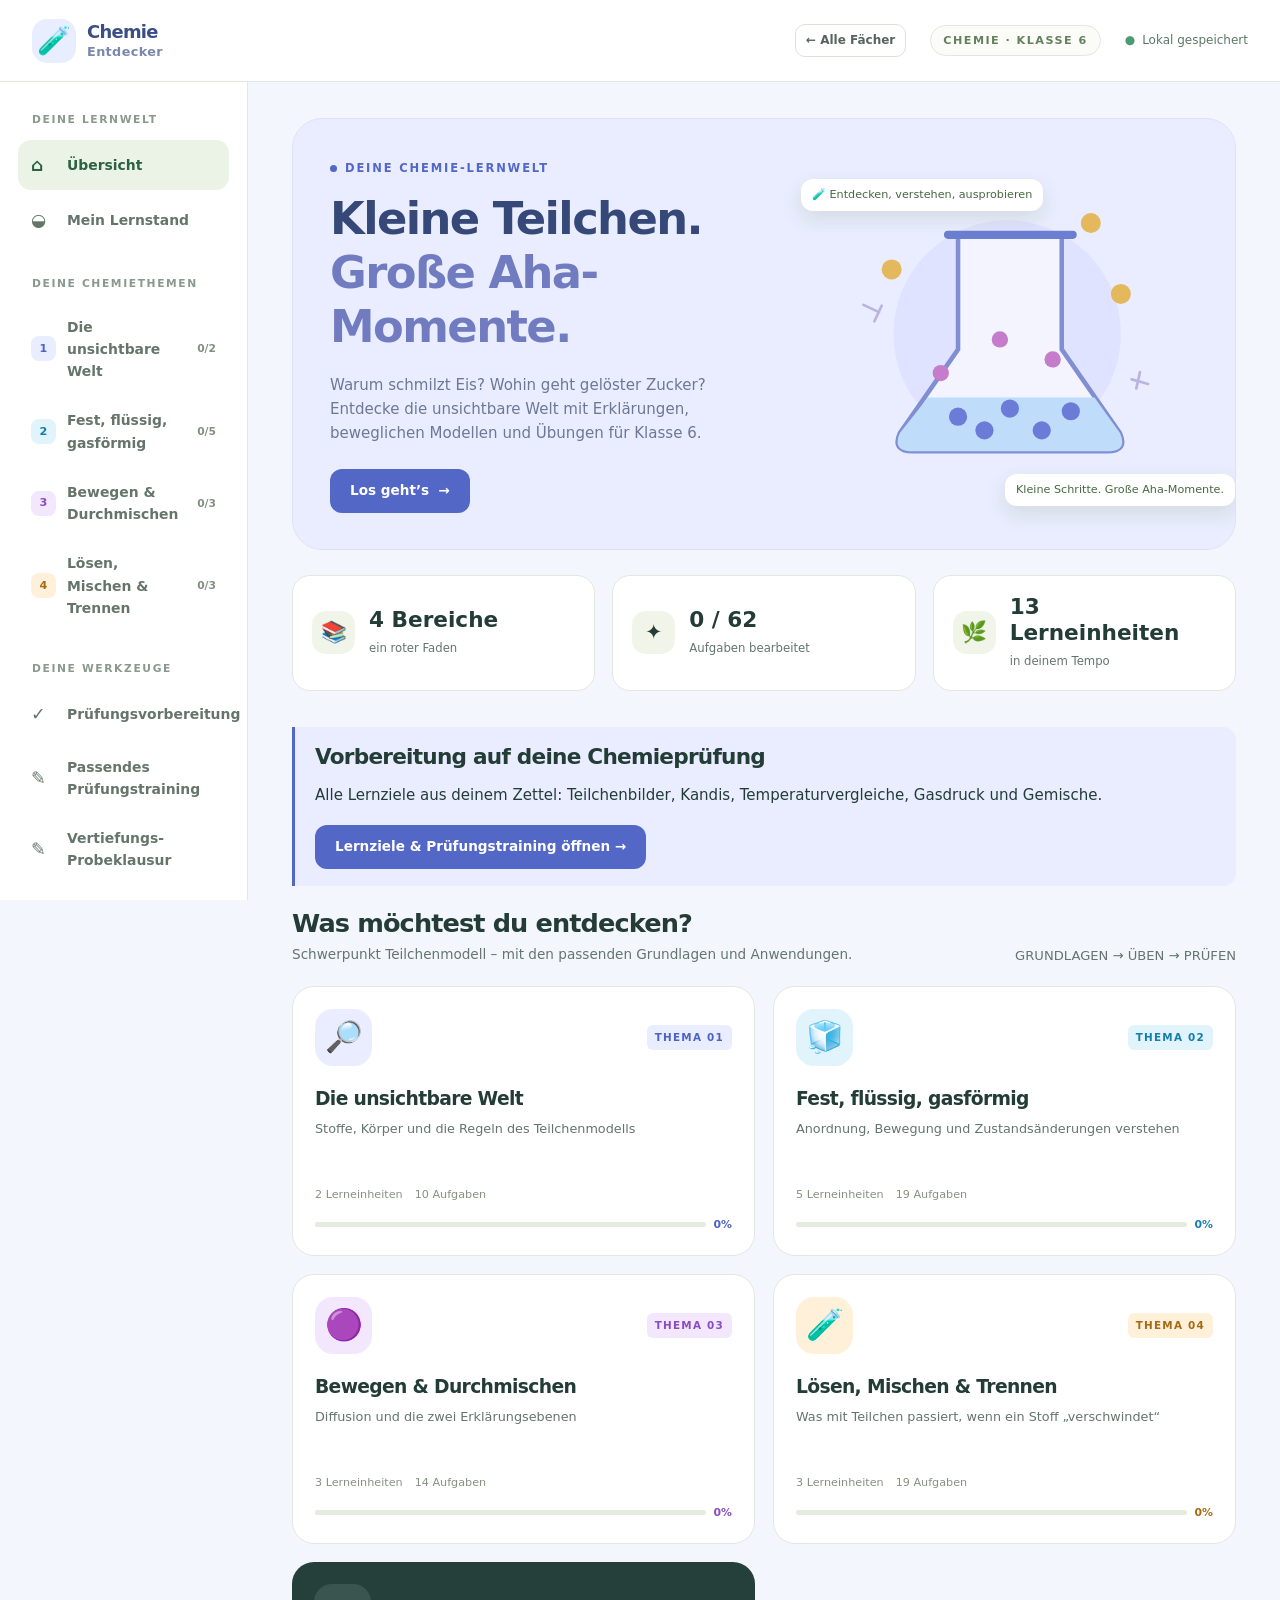
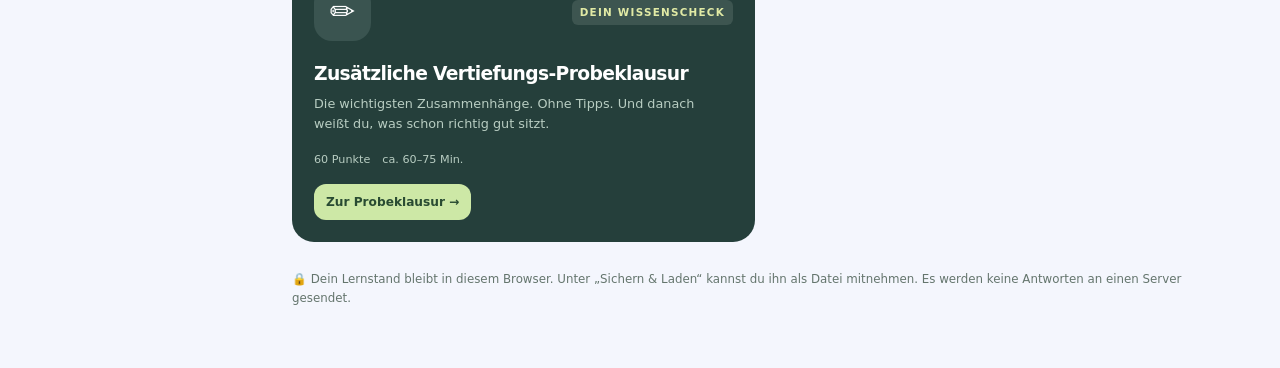
<file: chemie.html>
<!doctype html>
<html lang="de">
<head>
<meta charset="utf-8"><meta name="viewport" content="width=device-width,initial-scale=1"><meta name="theme-color" content="#17634c">
<meta name="description" content="Teilchenmodell verstehen: Chemie Klasse 6 mit beweglichen Teilchenmodellen, Erklärungen, Übungen und Probeklausur.">
<title>Chemie-Entdecker · Chemie 6</title>
<link rel="icon" href="data:image/svg+xml,%3Csvg xmlns='http://www.w3.org/2000/svg' viewBox='0 0 64 64'%3E%3Ctext y='52' font-size='52'%3E🧪%3C/text%3E%3C/svg%3E">
<style>:root{--ink:#233c36;--muted:#64756d;--green:#4054ab;--paper:#f4f6fd;--line:#e1e8df;--accent:#178468;--tint:#e1f4eb;--radius:23px;--shadow:0 5px 25px #263c2a06;font-family:ui-rounded,'Trebuchet MS',system-ui,-apple-system,BlinkMacSystemFont,'Segoe UI',sans-serif;color:var(--ink);background:var(--paper);font-size:16px;line-height:1.6}
*{box-sizing:border-box}body{margin:0}button,input,textarea,select{font:inherit}button,a,input,select,textarea{-webkit-tap-highlight-color:transparent}button,a{touch-action:manipulation}button{cursor:pointer}a{color:var(--green)}button:disabled{cursor:default;opacity:.45}button:focus-visible,a:focus-visible,select:focus-visible,input:focus-visible,textarea:focus-visible,summary:focus-visible{outline:3px solid #dc8a16;outline-offset:4px}a{text-underline-offset:3px}h1,h2,h3,h4,p{margin:0}h1,h2,h3,h4{line-height:1.2;letter-spacing:-.035em}h1{font-size:clamp(2.25rem,4vw,3.8rem);font-weight:850}h2{font-size:1.8rem}h3{font-size:1.2rem}p+p{margin-top:.9em}b,strong{font-weight:750}small{font-size:.82rem}svg{display:block;max-width:100%;height:auto}.skip{position:fixed;top:-100px;left:15px;background:white;padding:10px;z-index:99}.skip:focus{top:10px}.topbar{height:82px;border-bottom:1px solid var(--line);display:flex;align-items:center;justify-content:space-between;padding:0 32px;background:#fff;position:sticky;top:0;z-index:20}.brand{display:flex;gap:11px;align-items:center;text-decoration:none;color:#3c4e86;font-size:1.12rem;font-weight:850;line-height:1.08;letter-spacing:-.04em}.brand-icon{height:44px;width:44px;border-radius:15px;display:grid;place-items:center;background:#e8edff;font-size:1.7rem}.brand-light{display:block;color:#7c88ab;font-size:.8rem;letter-spacing:.03em;font-weight:650;margin-top:4px}.top-actions{display:flex;align-items:center;gap:24px}.level-pill{font-size:.7rem;font-weight:850;letter-spacing:.13em;border:1px solid #e3e8dc;border-radius:50px;padding:6px 12px;color:#64815d;background:#fbfcf8}.save-status{font-size:.75rem;color:#5b7869}.save-status:before{content:'●';color:#4a9b72;margin-right:7px}.icon-button{border:1px solid var(--line);background:white;border-radius:12px;padding:6px 12px;font-size:1.2rem}#menuButton{display:none}.app-shell{display:grid;grid-template-columns:248px minmax(0,1fr);min-height:calc(100vh - 82px)}.sidebar{padding:29px 18px 24px;background:#fff;border-right:1px solid var(--line);position:sticky;top:82px;height:calc(100vh - 82px);overflow:auto;display:flex;flex-direction:column;gap:25px}.nav-section-label{font-size:.67rem;text-transform:uppercase;font-weight:800;letter-spacing:.15em;color:#8a998e;margin:0 14px 12px}.nav-link{display:flex;align-items:center;gap:11px;text-decoration:none;color:#65756b;font-size:.87rem;font-weight:650;border-radius:13px;padding:11px 13px;margin-bottom:5px}.nav-link:hover{background:#f4f6f0}.nav-link.active{background:#eaf3e6;color:#2b6242}.nav-symbol{font-size:1.1rem;width:25px;flex-shrink:0}.nav-num{font-size:.7rem;display:grid;place-items:center;width:25px;height:25px;border-radius:8px;background:var(--tint);color:var(--accent);flex-shrink:0;font-weight:850}.nav-progress{margin-left:auto;font-size:.67rem;color:#819181}.side-progress{margin-top:auto;border:1px solid #dfe9d8;background:#f7faf3;border-radius:18px;padding:17px 14px}.side-progress strong{font-size:.84rem}.side-progress p{font-size:.73rem;color:var(--muted);margin-top:8px}.progress-track{height:7px;background:#e5ebdf;border-radius:99px;overflow:hidden;margin-top:11px}.progress-fill{height:100%;background:var(--accent);border-radius:99px;transition:width .4s}.side-bottom{font-size:.68rem;color:#93a08f;text-align:center}.side-bottom a{color:#7e917a}main{min-width:0;max-width:1490px;width:100%;margin:0 auto;padding:36px 44px 60px}.eyebrow{text-transform:uppercase;font-size:.72rem;letter-spacing:.16em;font-weight:850;color:var(--accent);display:flex;align-items:center;gap:8px;margin-bottom:15px}.eyebrow:before{content:'';height:7px;width:7px;background:var(--accent);border-radius:50%}.hero{display:grid;grid-template-columns:1.05fr .95fr;background:#e9edff;border:1px solid #dce2f5;border-radius:30px;min-height:345px;overflow:hidden;position:relative}.hero-copy{padding:40px 10px 36px 37px;z-index:1}.hero h1{max-width:500px;font-size:clamp(2.3rem,3.7vw,3.65rem);color:#354877}.hero h1 em{font-style:normal;color:#717bc0}.hero p{font-size:.94rem;color:#6d7896;margin:19px 0 24px;max-width:410px}.hero-art{display:flex;align-items:center;justify-content:center;position:relative;padding:6px 10px}.hero-art svg{width:100%;max-height:330px}.hero-tag{position:absolute;background:white;box-shadow:0 8px 20px #475c1520;padding:7px 11px;border-radius:12px;white-space:nowrap;font-size:.7rem;color:#46683f}.hero-tag.one{left:6%;top:24%}.hero-tag.two{right:7%;bottom:20%}.button{display:inline-flex;align-items:center;justify-content:center;gap:9px;padding:11px 19px;border-radius:12px;border:1px solid transparent;background:var(--accent);color:white;text-decoration:none;font-size:.85rem;font-weight:750;line-height:1.4;min-height:44px;transition:transform .15s,background .15s}.button:hover{filter:brightness(.96);transform:translateY(-1px)}.button.secondary{background:#fff;color:var(--ink);border-color:#dbe4d6}.button.subtle{background:var(--tint);color:var(--accent)}.button.danger{background:#a73647}.button.small{padding:7px 11px;font-size:.76rem;min-height:36px}.button.link{background:transparent;color:var(--accent);padding:7px 0;border:0}.button-row{display:flex;align-items:center;gap:10px;flex-wrap:wrap}.mini-stats{display:grid;grid-template-columns:repeat(3,1fr);gap:17px;margin:25px 0 36px}.mini-stat{padding:19px;background:#fff;border:1px solid var(--line);border-radius:18px;display:flex;gap:14px;align-items:center}.stat-icon{background:#f1f5e9;width:43px;height:43px;border-radius:14px;display:grid;place-items:center;font-size:1.3rem;flex-shrink:0}.mini-stat strong{font-size:1.35rem;font-weight:850;line-height:1.1}.mini-stat span.label{display:block;color:var(--muted);font-size:.73rem;margin-top:4px}.section-heading{display:flex;align-items:flex-end;justify-content:space-between;gap:12px;margin-bottom:20px}.section-heading p{font-size:.85rem;color:var(--muted);margin-top:6px}.section-heading h2{font-size:1.6rem}.section-heading small{color:var(--muted)}.chapter-grid{display:grid;grid-template-columns:repeat(3,minmax(0,1fr));gap:18px}.chapter-card{background:white;border:1px solid var(--line);border-radius:22px;padding:22px;text-decoration:none;color:var(--ink);display:flex;flex-direction:column;transition:transform .2s,box-shadow .2s;min-height:270px;position:relative;overflow:hidden}.chapter-card:hover{transform:translateY(-4px);box-shadow:0 10px 24px #21382a0b}.card-top{display:flex;align-items:center;justify-content:space-between;margin-bottom:21px}.chapter-icon{background:var(--tint);height:57px;width:57px;border-radius:18px;display:grid;place-items:center;font-size:1.9rem}.chapter-number{font-size:.65rem;font-weight:850;letter-spacing:.12em;color:var(--accent);background:var(--tint);padding:4px 8px;border-radius:6px}.chapter-card h3{font-size:1.17rem;line-height:1.25}.chapter-card p{font-size:.8rem;color:var(--muted);margin-top:8px;flex:1}.chapter-meta{display:flex;gap:12px;font-size:.7rem;color:#85927f;margin-top:16px}.card-progress{display:flex;align-items:center;gap:8px;margin-top:12px}.card-progress .progress-track{margin:0;flex:1;height:5px}.card-progress span{font-size:.68rem;color:var(--accent);font-weight:800}.exam-card{background:#253f3b;color:white;border:0}.exam-card .chapter-icon{background:#3a5450}.exam-card p,.exam-card .chapter-meta{color:#b8cdc2}.exam-card .chapter-number{color:#e1eaa5;background:#3d5550}.exam-card .button{background:#cde8a6;color:#294b32;align-self:flex-start;margin-top:16px}.foot-note{font-size:.74rem;color:var(--muted);margin-top:28px;display:flex;gap:9px;align-items:start}.breadcrumb{font-size:.76rem;color:var(--muted);display:flex;gap:7px;flex-wrap:wrap;margin-bottom:23px}.breadcrumb a{text-decoration:none;color:var(--muted)}.page-intro{margin-bottom:29px}.page-intro h1{font-size:clamp(1.9rem,3.2vw,2.75rem)}.page-intro p{color:var(--muted);font-size:.92rem;margin-top:11px;max-width:760px}.chapter-banner{background:var(--tint);border-radius:23px;padding:29px;display:flex;gap:22px;align-items:center;margin-bottom:25px}.chapter-banner>.chapter-icon{background:white;width:78px;height:78px;font-size:2.6rem;flex-shrink:0}.chapter-banner .eyebrow{margin-bottom:8px}.chapter-banner h1{font-size:2.3rem}.chapter-banner p{color:var(--muted);margin-top:9px}.lesson-list{display:flex;flex-direction:column;gap:13px}.lesson-list-item{display:flex;gap:17px;align-items:center;background:white;padding:21px 24px;border:1px solid var(--line);border-radius:18px;text-decoration:none;color:var(--ink)}.lesson-list-item:hover{border-color:var(--accent)}.lesson-index{display:grid;place-items:center;height:42px;width:42px;border-radius:14px;background:var(--tint);color:var(--accent);font-weight:850;flex-shrink:0}.lesson-item-copy{flex:1}.lesson-list-item h2{font-size:1.1rem}.lesson-list-item p{font-size:.78rem;color:var(--muted);margin-top:6px}.lesson-arrow{color:var(--accent);font-size:1.4rem}.lesson-layout{display:grid;grid-template-columns:minmax(0,1fr) 200px;gap:24px}.lesson-rail{align-self:start;position:sticky;top:106px;background:white;border:1px solid var(--line);padding:20px;border-radius:18px;font-size:.78rem}.lesson-rail h2{font-size:.88rem;margin-bottom:17px}.rail-item{display:block;text-decoration:none;color:var(--muted);margin-bottom:12px;border-left:2px solid #e4ebe0;padding:4px 0 4px 11px}.rail-item.active{border-color:var(--accent);color:var(--accent);font-weight:800}.rail-meta{color:var(--muted);margin-top:17px;font-size:.72rem}.tabs{display:flex;border-bottom:1px solid var(--line);gap:23px;margin-bottom:24px}.tabs button{background:transparent;border:0;border-bottom:3px solid transparent;padding:10px 2px 12px;color:var(--muted);font-size:.87rem;font-weight:750}.tabs button.active{color:var(--accent);border-color:var(--accent)}.tabs .count{background:var(--tint);color:var(--accent);padding:2px 6px;font-size:.65rem;border-radius:6px;margin-left:5px}.paper{background:white;border:1px solid var(--line);border-radius:var(--radius);padding:30px}.reading p{font-family:system-ui,sans-serif;font-size:1rem;line-height:1.85;margin-bottom:18px}.reading h2{font-size:1.3rem;margin:29px 0 15px;color:var(--accent)}.reading h2:first-child{margin-top:0}.callout{padding:17px 20px;background:var(--tint);border-left:3px solid var(--accent);border-radius:0 13px 13px 0;margin:22px 0;font-size:.94rem;line-height:1.8}.callout.warning{background:#fff4d4;border-color:#c38b15}.diagram{background:#fafbf7;border-radius:18px;border:1px solid #e7ecdf;margin:22px 0;padding:14px}.diagram figcaption{font-size:.69rem;color:var(--muted);text-align:center;margin:8px}.diagram svg{width:100%;max-height:350px}.reading .diagram{margin-left:0;margin-right:0}.table-wrap{overflow-x:auto;margin:18px 0;border:1px solid var(--line);border-radius:14px}table{border-collapse:collapse;width:100%;font-size:.84rem;line-height:1.65;text-align:left}th{background:var(--tint);color:var(--accent);font-size:.77rem;font-weight:800}th,td{padding:13px 14px;border-bottom:1px solid var(--line);vertical-align:top}tr:last-child td{border-bottom:0}.lesson-bottom{display:flex;gap:10px;justify-content:space-between;align-items:center;margin-top:25px;flex-wrap:wrap}.question-card{background:white;border:1px solid var(--line);border-radius:21px;padding:25px;margin-bottom:20px;scroll-margin-top:100px}.question-top{display:flex;justify-content:space-between;gap:14px;align-items:center;margin-bottom:13px}.question-index{font-size:.66rem;color:var(--accent);letter-spacing:.1em;font-weight:850;text-transform:uppercase}.question-points{font-size:.7rem;color:var(--muted)}.question-card h3{font-size:1rem;font-family:system-ui,sans-serif;letter-spacing:-.015em;line-height:1.65;margin-bottom:18px}.question-card fieldset{border:0;padding:0;margin:0}.question-card legend{font-size:.76rem;color:var(--muted);margin-bottom:10px}.choice{display:flex;gap:12px;align-items:flex-start;border:1.5px solid #e1e6dc;border-radius:13px;padding:13px 15px;margin-bottom:9px;cursor:pointer;font-family:system-ui,sans-serif;font-size:.88rem;line-height:1.6}.choice input{accent-color:var(--accent);margin:5px 0 0;flex-shrink:0;width:17px;height:17px}.choice.selected{border-color:var(--accent);background:var(--tint)}.choice.correct{border-color:#2e9872;background:#eef9f2}.choice.incorrect{border-color:#c3747d;background:#fff5f5}.choice:has(input:disabled){cursor:default}.match-row{padding:12px 0;border-bottom:1px solid var(--line);display:grid;grid-template-columns:1fr 1fr;gap:13px;align-items:center;font-size:.84rem;line-height:1.6}.match-row label{font-family:system-ui,sans-serif}.match-row select{font-size:.82rem;padding:11px 30px 11px 11px;border:1px solid #cfdccd;border-radius:10px;background:#fcfdf9;color:var(--ink);width:100%;min-width:0}.field-label{font-size:.77rem;color:var(--muted);display:block;margin:5px 0 9px}.written-answer{width:100%;resize:vertical;min-height:145px;border:1.5px solid #d9e3d6;border-radius:14px;background:#fcfdf9;padding:15px;font-family:system-ui,sans-serif;font-size:.95rem;line-height:1.8;color:var(--ink)}.written-answer:focus{background:white;border-color:var(--accent)}.question-actions{display:flex;gap:9px;margin-top:20px;flex-wrap:wrap}.feedback{margin-top:18px;padding:17px;border-radius:14px;font-size:.87rem;line-height:1.8;background:#f0f6ea;border:1px solid #d4e4c9;font-family:system-ui,sans-serif}.feedback strong{display:block;margin-bottom:6px;color:#316346}.feedback.retry{background:#fff8e7;border-color:#f0e1b4}.feedback.retry strong{color:#916921}.feedback.model{background:#f5f3fc;border-color:#e4dff5}.feedback.model strong{color:#62509c}.feedback ul{padding-left:20px}.solution-line{display:block;padding:3px 0}.score-select{display:flex;gap:7px;flex-wrap:wrap;margin-top:13px}.score-select button{width:38px;height:38px;min-height:38px;padding:0;border:1px solid #cfc6e4;background:white;color:#64518d;border-radius:10px;font-size:.85rem}.score-select button[aria-pressed=true]{background:#64518d;color:white}.self-label{font-size:.78rem;color:#70647d;margin:12px 0 0}.order-list{list-style:none;padding:0;margin:0;display:flex;flex-direction:column;gap:10px}.order-item{display:flex;gap:11px;align-items:center;padding:13px;border:1px solid var(--line);border-radius:12px;font-size:.87rem;background:#fcfdf9}.order-position{color:var(--accent);font-weight:850}.order-text{flex:1}.order-buttons{display:flex;gap:4px}.order-buttons button{background:white;border:1px solid #dce4d6;border-radius:8px;padding:4px 8px;min-width:32px;min-height:34px;color:var(--accent)}.question-help{color:var(--muted);font-size:.73rem;margin:10px 0}.complete-banner{border:1px solid #d5e3c5;background:#eaf3df;padding:23px;border-radius:20px;margin-bottom:22px}.complete-banner h2{font-size:1.3rem;margin-bottom:9px}.complete-banner p{font-size:.86rem;color:#5c7754}.exam-intro{display:grid;grid-template-columns:1fr 230px;gap:30px}.exam-intro h2{font-size:1.5rem;margin-bottom:20px}.exam-steps{padding:0;list-style:none;counter-reset:step}.exam-steps li{counter-increment:step;display:flex;gap:13px;margin:19px 0;font-size:.9rem;color:var(--muted)}.exam-steps li:before{content:counter(step);display:grid;place-items:center;min-width:28px;height:28px;border-radius:9px;background:#edf3e6;color:#4c7242;font-weight:850}.exam-facts{padding:24px;background:#edf2df;border-radius:18px}.exam-facts strong{font-size:2.5rem;display:block;line-height:1.2}.exam-facts p{font-size:.8rem;color:#68815a;margin-bottom:24px}.exam-facts p:last-child{margin-bottom:0}.exam-head{display:flex;justify-content:space-between;align-items:center;gap:14px;margin-bottom:20px;position:sticky;top:82px;background:#f4f6fdf5;backdrop-filter:blur(8px);padding:13px 0;z-index:5}.exam-head strong{font-size:.88rem}.exam-head small{color:var(--muted);display:block}.exam-nav{display:flex;gap:7px;flex-wrap:wrap}.exam-nav button{border:1px solid var(--line);background:white;min-width:32px;min-height:32px;padding:3px 8px;border-radius:9px;font-size:.75rem;color:var(--muted)}.exam-nav button.active{background:var(--accent);color:white;border-color:var(--accent)}.exam-nav button.answered{border-color:var(--accent)}.result-grid{display:grid;grid-template-columns:repeat(3,1fr);gap:15px;margin:22px 0}.result-tile{padding:20px;border-radius:16px;background:var(--tint)}.result-tile strong{font-size:1.65rem;display:block;color:var(--accent)}.result-tile small{color:var(--muted)}.result-item{display:flex;justify-content:space-between;gap:14px;padding:13px 0;border-bottom:1px solid var(--line);font-size:.87rem;align-items:center}.result-item a{text-decoration:none;font-weight:750}.result-item small{color:var(--muted)}.search-input{width:100%;padding:15px 18px;border:1px solid #d5dfcf;border-radius:14px;background:white;color:var(--ink);margin-bottom:23px}.glossary-grid{display:grid;grid-template-columns:1fr 1fr;gap:15px}.glossary-card{padding:24px;background:white;border:1px solid var(--line);border-radius:18px}.glossary-card h2{font-size:1.03rem;color:var(--accent);margin-bottom:10px}.glossary-card p{font-size:.87rem;color:var(--muted)}.settings-grid{display:grid;grid-template-columns:1fr 1fr;gap:20px}.settings-grid .paper{display:flex;flex-direction:column;gap:16px}.settings-grid h2{font-size:1.2rem}.settings-grid p{font-size:.87rem;color:var(--muted)}.settings-grid .button-row{margin-top:auto}.full-width{grid-column:1/-1}.summary-top{display:flex;align-items:center;gap:20px;margin-bottom:25px}.score-ring{height:96px;width:96px;border-radius:50%;background:conic-gradient(var(--accent) calc(var(--value)*1%),#e4ebde 0);display:grid;place-items:center;position:relative;flex-shrink:0}.score-ring:before{content:'';position:absolute;inset:9px;background:var(--paper);border-radius:50%}.score-ring strong{position:relative;font-size:1.35rem}.progress-chapter{background:white;border:1px solid var(--line);border-radius:18px;padding:23px;margin-bottom:16px}.progress-chapter .section-heading{margin-bottom:14px}.progress-chapter .section-heading h2{font-size:1.1rem}.progress-lesson{display:flex;justify-content:space-between;gap:10px;align-items:center;padding:10px 0;border-bottom:1px solid var(--line);font-size:.83rem}.progress-lesson:last-child{border:0}.progress-lesson a{color:var(--ink);text-decoration:none}.progress-lesson small{color:var(--muted)}.toast{position:fixed;left:50%;bottom:25px;transform:translate(-50%,20px);opacity:0;pointer-events:none;background:#233f34;color:white;border-radius:13px;padding:13px 20px;box-shadow:0 5px 25px #182f3a25;font-size:.86rem;z-index:70;max-width:90vw;transition:.2s}.toast.show{opacity:1;transform:translate(-50%,0)}dialog{border:1px solid var(--line);border-radius:25px;padding:30px;width:min(480px,90vw);color:var(--ink);box-shadow:0 20px 60px #19362c33}dialog::backdrop{background:#1f352a65;backdrop-filter:blur(3px)}dialog h2{font-size:1.4rem;margin:12px 0}dialog p{color:var(--muted);font-size:.9rem;margin-bottom:23px}.dialog-icon{font-size:2rem}.loading{padding:100px 20px;text-align:center;color:var(--green)}.error-box{padding:28px;border-radius:20px;background:#fff0ef;border:1px solid #e5c6c1}.source-list{font-size:.84rem;overflow-wrap:anywhere}.source-list li{margin:12px 0}.noscript{padding:30px;text-align:center}
@media(min-width:1600px){main{padding:44px 60px}.hero-copy{padding:44px}.chapter-card{padding:27px;min-height:285px}}
@media(max-width:1200px){main{padding:28px}.app-shell{grid-template-columns:222px minmax(0,1fr)}.sidebar{padding:24px 12px}.chapter-grid{grid-template-columns:repeat(2,minmax(0,1fr))}.lesson-layout{grid-template-columns:minmax(0,1fr)}.lesson-rail{display:none}.hero-copy{padding:30px 0 30px 28px}.hero h1{font-size:2.65rem}.hero-tag{display:none}.top-actions{gap:15px}.mini-stat{padding:15px;gap:10px}.mini-stat strong{font-size:1.15rem}}
@media(max-width:900px){.app-shell{grid-template-columns:1fr}.sidebar{position:fixed;left:0;top:73px;height:calc(100dvh - 73px);width:260px;z-index:30;transform:translateX(-100%);transition:transform .2s}.sidebar.open{transform:translateX(0)}.backdrop{position:fixed;inset:73px 0 0;background:#1c332955;z-index:25}.topbar{height:73px;padding:0 22px}#menuButton{display:block}.brand{font-size:1.05rem}.top-actions{gap:15px}.save-status{font-size:.69rem}.level-pill{display:none}main{max-width:850px;padding:25px 28px 50px}.hero h1{font-size:2.8rem}.chapter-banner h1{font-size:2rem}.exam-head{top:73px}.question-card{scroll-margin-top:90px}}
@media(max-width:580px){.topbar{padding:0 16px}.brand-icon{height:38px;width:38px;font-size:1.4rem}.brand{font-size:.94rem;gap:8px}.brand-light{font-size:.7rem}.save-status{max-width:92px;line-height:1.3;font-size:.62rem}.save-status:before{display:none}.top-actions{gap:10px}main{padding:22px 17px 45px}.hero{grid-template-columns:1fr;border-radius:24px;min-height:0}.hero-copy{padding:27px 25px 10px}.hero h1{font-size:2.7rem;max-width:310px}.hero p{font-size:.89rem;margin:14px 0 20px}.hero-art{height:210px;margin-top:0;padding:0 35px}.hero-art svg{height:235px;width:auto}.mini-stats{gap:8px;margin:17px 0 29px}.mini-stat{padding:12px 8px;display:block;text-align:center;border-radius:15px}.stat-icon{margin:0 auto 8px;width:32px;height:32px;font-size:1rem;border-radius:10px}.mini-stat strong{font-size:1.1rem}.mini-stat span.label{font-size:.62rem}.chapter-grid{grid-template-columns:1fr;gap:13px}.chapter-card{min-height:210px;padding:21px}.card-top{margin-bottom:15px}.chapter-icon{height:49px;width:49px;font-size:1.6rem}.section-heading h2{font-size:1.45rem}.section-heading small{display:none}.chapter-card h3{font-size:1.23rem}.chapter-meta{margin-top:13px}.chapter-banner{padding:22px 19px;gap:14px;align-items:flex-start}.chapter-banner>.chapter-icon{width:55px;height:55px;border-radius:15px;font-size:1.9rem}.chapter-banner h1{font-size:1.65rem}.chapter-banner .eyebrow{font-size:.62rem;letter-spacing:.08em}.chapter-banner p{font-size:.82rem}.lesson-list-item{padding:18px 16px;gap:12px}.lesson-list-item h2{font-size:1rem}.lesson-list-item p{font-size:.7rem}.lesson-index{height:35px;width:35px;border-radius:11px}.page-intro h1{font-size:1.9rem}.page-intro p{font-size:.87rem}.paper{padding:22px 19px;border-radius:19px}.reading p{font-size:.95rem;line-height:1.85}.reading h2{font-size:1.15rem}.callout{padding:14px 15px;font-size:.88rem}.diagram{padding:4px}.diagram svg{min-width:350px}.diagram{overflow:auto}table{min-width:390px;font-size:.8rem}th,td{padding:11px}.question-card{padding:22px 17px;border-radius:18px}.question-card h3{font-size:.95rem}.choice{padding:12px;font-size:.85rem}.match-row{grid-template-columns:1fr;gap:7px;padding:14px 0}.match-row select{font-size:.85rem;min-height:44px}.order-item{padding:11px 10px;font-size:.82rem;gap:8px}.order-buttons{gap:3px}.order-buttons button{padding:4px 7px}.exam-intro{grid-template-columns:1fr;gap:20px}.exam-facts{display:flex;gap:25px;align-items:center;padding:20px}.exam-facts strong{font-size:2rem}.exam-facts p{margin:0;font-size:.72rem}.exam-head{display:block;padding:11px 0}.exam-head>div:first-child{display:flex;gap:12px;align-items:center;margin-bottom:10px}.exam-nav{gap:5px}.exam-nav button{min-width:29px;padding:3px 7px}.result-grid{gap:8px}.result-tile{padding:13px 9px}.result-tile strong{font-size:1.3rem}.result-tile small{font-size:.65rem}.glossary-grid,.settings-grid{grid-template-columns:1fr}.foot-note{font-size:.7rem}.breadcrumb{font-size:.69rem;gap:5px}.summary-top{gap:14px}.summary-top h2{font-size:1.25rem}.summary-top p{font-size:.8rem;color:var(--muted)}.score-ring{height:77px;width:77px}.progress-lesson{align-items:flex-start}.lesson-bottom .button{flex:1}.question-actions .button{flex:1}.result-item{font-size:.78rem}.full-width{grid-column:auto}}
@media(prefers-reduced-motion:reduce){*,*:before,*:after{transition:none!important;scroll-behavior:auto!important}}
@media print{.topbar,.sidebar,.lesson-rail,.button,.tabs,.foot-note,.exam-head,.backdrop{display:none!important}.app-shell,.lesson-layout{display:block}main{padding:0;max-width:none}.paper,.question-card{border:0;box-shadow:none;break-inside:avoid}body{background:white}.question-card{break-inside:avoid-page}.feedback{background:white}.written-answer{border:1px solid #aaa}.hero{background:white}.chapter-grid{grid-template-columns:1fr 1fr}}
/* Zeichenübung: Finger- und Stifteingabe werden auf dem Bild selbst erfasst. */
.drawing-board{position:relative;width:100%;aspect-ratio:720/450;background:#fbfcf7;border:1px solid #dfe7d5;border-radius:16px;margin:16px 0;overflow:hidden}.drawing-board>svg{width:100%;height:100%;position:absolute;inset:0}.trace-canvas{position:absolute;inset:0;width:100%;height:100%;touch-action:none;cursor:crosshair}.trace-canvas[data-locked]{pointer-events:none;cursor:default}.trace-alternative{margin-top:17px;padding:13px 15px;border:1px solid var(--line);border-radius:12px}.trace-alternative summary{cursor:pointer;font-size:.82rem;font-weight:750;color:var(--accent)}.reading .diagram svg{max-height:380px}.scope-hint{font-size:.85rem;background:#f3e9fa;border-left:3px solid #a15eb4;padding:15px;border-radius:0 12px 12px 0;margin-bottom:24px}
@media(max-width:580px){.drawing-board{border-radius:12px}.drawing-board svg{min-width:0}.trace-alternative{padding:12px}.trace-alternative summary{font-size:.78rem}.trace-canvas{min-height:0}}
@media print{.drawing-board{width:160mm;max-width:100%}.trace-alternative,.order-buttons,.question-actions,.score-select{display:none!important}}
.particle-lab{border:1px solid #d9e1f4;background:#f4f7ff;padding:22px;border-radius:20px;margin:25px 0}.lab-title>span{font-size:.65rem;font-weight:850;letter-spacing:.13em;color:#6976a9}.lab-title h3{font-size:1.25rem;margin:8px 0 16px;color:#435584}.lab-mode{display:flex;gap:7px;margin-bottom:15px;flex-wrap:wrap}.lab-mode button{border:1px solid #cdd8f0;border-radius:11px;padding:9px 16px;background:white;color:#566a9e;font-size:.82rem;font-weight:750}.lab-mode button[aria-pressed=true]{background:#6578c7;color:white;border-color:#6578c7}.particle-canvas{display:block;width:100%;height:auto;border:1px solid #d2dcf1;border-radius:12px;background:white}.lab-description{font-family:system-ui,sans-serif;font-size:.85rem;line-height:1.7;padding:13px 0;color:#4e6087;min-height:55px}.lab-controls{display:flex;gap:10px;flex-wrap:wrap;align-items:center}.lab-controls>label{display:grid;grid-template-columns:1fr auto;font-size:.75rem;color:#6678a0;gap:3px 10px;flex-basis:100%;margin-bottom:6px}.lab-controls input{grid-column:1;accent-color:#6578c7;width:100%;max-width:320px}.lab-controls output{grid-row:2;grid-column:2;align-self:center}.reading p.lab-note,.lab-note{font-size:.71rem!important;line-height:1.7!important;color:#7b87a2;margin:16px 0 0!important}.chem-diagram{background:#f8faff;border-color:#dfe6f5}.hero h1{font-size:clamp(2rem,3.5vw,3.35rem)}.chapter-grid{grid-template-columns:repeat(2,minmax(0,1fr))}.hero-tag.one{left:3%;top:14%}.hero-tag.two{right:0;bottom:10%}
@media(max-width:580px){.particle-lab{padding:15px 12px}.lab-title h3{font-size:1.1rem}.lab-mode button{padding:8px 12px}.lab-description{font-size:.8rem}.hero h1{font-size:2.35rem}.chapter-grid{grid-template-columns:1fr}.hero-art{height:190px}.lab-controls>.button{flex:1;min-width:100px}}

/* Prüfungsvorbereitung: Zeichenwerkstatt und Gasvergleich. */
.prep-callout h2{font-size:1.35rem;margin-bottom:12px}.prep-callout p{margin-bottom:16px}.prep-list{padding-left:24px}.prep-list li{padding:14px 0;border-bottom:1px solid var(--line);line-height:1.6}.prep-list .button-row{margin-top:9px}.particle-editor{min-width:0}.drawing-goal{font-size:.85rem;line-height:1.7}.drawing-tools{display:flex;flex-wrap:wrap;gap:10px;margin:16px 0!important}.drawing-tools label{display:flex;align-items:center;gap:7px;padding:7px;border:1px solid var(--line);border-radius:9px;font-size:.8rem}.drawing-tools svg{width:26px;height:26px}.particle-editor-grid{display:grid;grid-template-columns:repeat(8,minmax(0,1fr));gap:3px;max-width:600px;margin:14px 0;border:2px solid #8796b2;padding:5px;background:#f9fbff}.particle-editor-grid button{border:1px solid #dfe6ef;background:white;aspect-ratio:1;min-width:0;padding:0;border-radius:3px}.particle-editor-grid button:disabled{opacity:1;background:#eef0f5}.particle-editor-grid button svg{width:100%;height:100%;max-height:54px}.compressed-grid button:nth-child(8n+4){border-right:4px solid #485773}.gas-workshop{border:1px solid #d5dcec;border-radius:15px;padding:18px;background:#f6f8ff;margin:20px 0}.gas-controls{display:grid;gap:14px;margin:16px 0}.gas-controls label{display:grid;gap:7px;font-size:.85rem}.gas-controls select{max-width:100%;padding:10px;border:1px solid #aab8d0;border-radius:8px;background:white}.gas-controls input{width:100%}.drawing-count{display:block;color:#4b6186}.particle-editor .written-answer{min-height:100px}.particle-editor svg{max-width:100%}
@media(max-width:600px){.chem-diagram{overflow-x:auto}.chem-diagram svg{min-width:640px;max-width:none;max-height:none}.chem-diagram::before{content:"Grafik bei Bedarf seitlich verschieben.";display:block;font-size:.72rem;color:var(--muted);margin-bottom:10px}.drawing-tools label{font-size:.75rem;padding:5px}.particle-editor-grid{gap:2px;padding:3px}.question-card{min-width:0}.gas-workshop{padding:12px}.prep-list{padding-left:18px}}
@media print{.drawing-tools,.particle-editor-grid+button,.gas-controls{display:none!important}.particle-editor-grid{max-width:420px;break-inside:avoid}.particle-editor-grid button{print-color-adjust:exact}.prep-callout{break-inside:avoid}}

</style>
<style>.portal-link{display:inline-flex;align-items:center;color:#59645e;font:700 12px/1.3 system-ui,sans-serif;text-decoration:none;padding:8px 10px;border:1px solid #dce2d9;border-radius:10px;background:white;white-space:nowrap}.portal-link:hover{background:#f5f7ef}.portal-link:focus-visible{outline:3px solid #c38930;outline-offset:3px}@media(max-width:580px){.top-actions .save-status{display:none}.portal-link{font-size:11px;padding:7px 8px}.top-actions{gap:8px}}@media print{.portal-link{display:none}}
/* Prüfungsvorbereitung: Zeichenwerkstatt und Gasvergleich. */
.prep-callout h2{font-size:1.35rem;margin-bottom:12px}.prep-callout p{margin-bottom:16px}.prep-list{padding-left:24px}.prep-list li{padding:14px 0;border-bottom:1px solid var(--line);line-height:1.6}.prep-list .button-row{margin-top:9px}.particle-editor{min-width:0}.drawing-goal{font-size:.85rem;line-height:1.7}.drawing-tools{display:flex;flex-wrap:wrap;gap:10px;margin:16px 0!important}.drawing-tools label{display:flex;align-items:center;gap:7px;padding:7px;border:1px solid var(--line);border-radius:9px;font-size:.8rem}.drawing-tools svg{width:26px;height:26px}.particle-editor-grid{display:grid;grid-template-columns:repeat(8,minmax(0,1fr));gap:3px;max-width:600px;margin:14px 0;border:2px solid #8796b2;padding:5px;background:#f9fbff}.particle-editor-grid button{border:1px solid #dfe6ef;background:white;aspect-ratio:1;min-width:0;padding:0;border-radius:3px}.particle-editor-grid button:disabled{opacity:1;background:#eef0f5}.particle-editor-grid button svg{width:100%;height:100%;max-height:54px}.compressed-grid button:nth-child(8n+4){border-right:4px solid #485773}.gas-workshop{border:1px solid #d5dcec;border-radius:15px;padding:18px;background:#f6f8ff;margin:20px 0}.gas-controls{display:grid;gap:14px;margin:16px 0}.gas-controls label{display:grid;gap:7px;font-size:.85rem}.gas-controls select{max-width:100%;padding:10px;border:1px solid #aab8d0;border-radius:8px;background:white}.gas-controls input{width:100%}.drawing-count{display:block;color:#4b6186}.particle-editor .written-answer{min-height:100px}.particle-editor svg{max-width:100%}
@media(max-width:600px){.chem-diagram{overflow-x:auto}.chem-diagram svg{min-width:640px;max-width:none;max-height:none}.chem-diagram::before{content:"Grafik bei Bedarf seitlich verschieben.";display:block;font-size:.72rem;color:var(--muted);margin-bottom:10px}.drawing-tools label{font-size:.75rem;padding:5px}.particle-editor-grid{gap:2px;padding:3px}.question-card{min-width:0}.gas-workshop{padding:12px}.prep-list{padding-left:18px}}
@media print{.drawing-tools,.particle-editor-grid+button,.gas-controls{display:none!important}.particle-editor-grid{max-width:420px;break-inside:avoid}.particle-editor-grid button{print-color-adjust:exact}.prep-callout{break-inside:avoid}}

</style></head>
<body>
<a class="skip" href="#main">Direkt zum Inhalt</a>
<header class="topbar">
 <a class="brand" href="#/" aria-label="Chemie-Entdecker Startseite"><span class="brand-icon">🧪</span><span>Chemie<span class="brand-light">Entdecker</span></span></a>
 <div class="top-actions"><a class="portal-link" href="./index.html">← Alle Fächer</a><span class="level-pill">CHEMIE · KLASSE 6</span><span id="saveStatus" class="save-status" role="status">Lernstand bereit</span><button id="menuButton" class="icon-button" aria-label="Menü öffnen" aria-expanded="false" aria-controls="sidebar">☰</button></div>
</header>
<div class="app-shell">
 <aside id="sidebar" class="sidebar" aria-label="Lernnavigation"></aside>
 <div id="backdrop" class="backdrop" hidden></div>
 <main id="main" tabindex="-1"><div class="loading">🧪 Deine Lernwelt wird geladen …</div></main>
</div>
<div id="toast" class="toast" role="status" aria-live="polite"></div>
<dialog id="confirmDialog"><form method="dialog"><div class="dialog-icon">🌿</div><h2 id="dialogTitle">Bist du sicher?</h2><p id="dialogText"></p><div class="button-row"><button value="cancel" class="button secondary">Abbrechen</button><button value="confirm" class="button danger">Ja, zurücksetzen</button></div></form></dialog>
<input id="importFile" type="file" accept="application/json,.json" hidden>
<noscript><p class="noscript">Bitte aktiviere JavaScript, um die interaktiven Aufgaben und den gespeicherten Lernstand zu nutzen.</p></noscript>
<script>/* Chemie 5/6: Schwerpunkt Teilchenmodell nach dem niedersächsischen Kerncurriculum. */
const chapters=[
  {
    "id": "grundlagen",
    "title": "Die unsichtbare Welt",
    "subtitle": "Stoffe, Körper und die Regeln des Teilchenmodells",
    "icon": "🔎",
    "color": "#4c63c5",
    "tint": "#e9edff",
    "lessons": [
      {
        "id": "stoff-koerper",
        "title": "Woraus besteht ein Gegenstand?",
        "page": "stoff-koerper",
        "time": 9,
        "questions": [
          {
            "id": "k01",
            "type": "match",
            "prompt": "Körper oder Stoff? Ordne die Beispiele zu.",
            "labels": [
              "Glasflasche",
              "Glas",
              "Eisennagel",
              "Eisen"
            ],
            "options": [
              "Körper",
              "Stoff"
            ],
            "answer": [
              0,
              1,
              0,
              1
            ],
            "explain": "Der Körper ist der Gegenstand mit einer Form. Der Stoff ist das Material, aus dem er besteht.",
            "points": 4
          },
          {
            "id": "k02",
            "type": "choice",
            "prompt": "Zwei Löffel sind gleich geformt, einer aus Holz und einer aus Metall. Was ist verschieden?",
            "options": [
              "Der Stoff, aus dem sie bestehen",
              "Sie haben deshalb zwingend verschiedene Formen",
              "Die Bedeutung des Wortes Löffel"
            ],
            "answer": 0,
            "explain": "Gleiche Form bedeutet nicht gleicher Stoff. Körper beschreibt den Gegenstand, Stoff sein Material.",
            "points": 1
          },
          {
            "id": "k03",
            "type": "written",
            "prompt": "Erkläre an einer Glasflasche und einem Trinkglas den Unterschied zwischen Körper und Stoff.",
            "model": "Glasflasche und Trinkglas sind verschiedene Körper mit unterschiedlichen Formen. Beide können aus dem Stoff Glas bestehen.",
            "points": 2,
            "rubric": [
              "Zwei unterschiedliche Gegenstände/Körper (1 P.).",
              "Gleicher möglicher Stoff Glas (1 P.)."
            ]
          },
          {
            "id": "k04",
            "type": "choice",
            "prompt": "Welche Aussage nennt eine Stoffeigenschaft?",
            "options": [
              "Zucker ist in Wasser löslich.",
              "Der Zuckerwürfel ist würfelförmig.",
              "Das Paket liegt links."
            ],
            "answer": 0,
            "explain": "Löslichkeit beschreibt den Stoff. Würfelform und Standort beschreiben diesen bestimmten Körper beziehungsweise seine Lage.",
            "points": 1
          }
        ]
      },
      {
        "id": "modellregeln",
        "title": "Was das Teilchenmodell erklärt",
        "page": "modellregeln",
        "time": 9,
        "questions": [
          {
            "id": "k05",
            "type": "choice",
            "prompt": "Welche Aussage gehört zum einfachen Teilchenmodell?",
            "options": [
              "Stoffe bestehen aus sehr kleinen Teilchen.",
              "Ein einzelnes Teilchen ist ein sichtbares Sandkorn.",
              "Zwischen Teilchen muss immer Luft liegen."
            ],
            "answer": 0,
            "explain": "Die Modellteilchen stehen für sehr kleine Bausteine. Ein Sandkorn enthält selbst sehr viele Teilchen.",
            "points": 1
          },
          {
            "id": "k06",
            "type": "match",
            "prompt": "Modellvorstellung oder falsche Vorstellung?",
            "labels": [
              "Teilchen befinden sich in Bewegung.",
              "Beim Erwärmen werden die Modellteilchen selbst dicker.",
              "Zwischen Modellteilchen sind Abstände.",
              "Auch ein fester Stoff hat bewegte Teilchen."
            ],
            "options": [
              "Passt zum Modell",
              "Passt nicht"
            ],
            "answer": [
              0,
              1,
              0,
              0
            ],
            "explain": "Im festen Stoff schwingen Teilchen um ihre Plätze. Erwärmung bedeutet im Modell stärkere Bewegung, nicht größere Teilchen.",
            "points": 4
          },
          {
            "id": "k07",
            "type": "written",
            "prompt": "Nenne einen Nutzen und eine Grenze der Darstellung mit farbigen Kugeln.",
            "model": "Die Kugeln helfen, unsichtbare Teilchen, ihre Anordnung und Bewegung zu veranschaulichen. Sie zeigen aber keine echten Farben oder tatsächlichen Größen und sind keine Fotos. Das einfache Modell erklärt nicht alle Stoffeigenschaften.",
            "points": 2,
            "rubric": [
              "Unsichtbare Vorgänge anschaulich erklären (1 P.).",
              "Eine passende Grenze nennen (1 P.)."
            ]
          },
          {
            "id": "k08",
            "type": "choice",
            "prompt": "Was befindet sich im einfachen Teilchenbild zwischen den Teilchen?",
            "options": [
              "Zwischenraum; er muss nicht mit Luft gefüllt sein.",
              "Immer kleine Luftteilchen, auch in jedem Metall",
              "Ein zweiter, unsichtbarer Stoff in jedem Zwischenraum"
            ],
            "answer": 0,
            "explain": "Luft ist selbst ein Stoffgemisch aus Teilchen. Man darf sie nicht automatisch als Füllung aller Modellzwischenräume ergänzen.",
            "points": 1
          },
          {
            "id": "k45",
            "type": "match",
            "points": 4,
            "prompt": "Beobachtung (B) oder Erklärung mit dem Modell (E)?",
            "labels": [
              "Das Kandisstück wird sichtbar kleiner.",
              "Zuckerteilchen verlassen den Verband.",
              "Eine Färbung ist nach zwei Minuten weiter ausgebreitet.",
              "Die Teilchen bewegen sich im Mittel schneller."
            ],
            "options": [
              "B: Beobachtung",
              "E: Modellerklärung"
            ],
            "answer": [
              0,
              1,
              0,
              1
            ],
            "explain": "Beobachtungen beschreiben Sichtbares oder Messbares. Aussagen über einzelne Teilchen sind hier Modellerklärungen."
          },
          {
            "id": "k46",
            "type": "written",
            "points": 4,
            "prompt": "Eine feine Trennwand hält im Modell große Dreiecke zurück, kleine Kreise können sie passieren. Erkläre die Darstellung und nenne eine Grenze.",
            "model": "Kreise und Dreiecke stehen mit einer Legende für zwei Teilchenarten. Die kleinen Zeichen passen durch die Modellöffnungen. Die Zeichnung ist kein Foto; Farben, Formen und Größenverhältnisse sind frei gewählte Modellzeichen.",
            "rubric": [
              "Zwei Teilchenarten und Legende genannt (1 P.).",
              "Größenunterschied erklärt Durchtritt beziehungsweise Rückhalten (1 P.).",
              "Beobachtung und Modellerklärung unterschieden (1 P.).",
              "Eine Modellgrenze genannt (1 P.)."
            ]
          }
        ]
      }
    ]
  },
  {
    "id": "zustaende",
    "title": "Fest, flüssig, gasförmig",
    "subtitle": "Anordnung, Bewegung und Zustandsänderungen verstehen",
    "icon": "🧊",
    "color": "#147eac",
    "tint": "#e1f3fb",
    "lessons": [
      {
        "id": "drei-zustaende",
        "title": "Drei Zustände – ein Stoff",
        "page": "drei-zustaende",
        "time": 12,
        "questions": [
          {
            "id": "k09",
            "type": "label",
            "prompt": "Welcher Aggregatzustand passt zu den drei Teilchenbildern?",
            "labels": [
              "Bild A",
              "Bild B",
              "Bild C"
            ],
            "options": [
              "Fest",
              "Flüssig",
              "Gasförmig"
            ],
            "answer": [
              0,
              1,
              2
            ],
            "explain": "Vergleiche Anordnung, Abstand, Bewegung beziehungsweise die dargestellten Teilchensorten.",
            "points": 3,
            "diagram": "states-unlabelled"
          },
          {
            "id": "k10",
            "type": "match",
            "prompt": "Ordne Eigenschaften dem typischen Aggregatzustand zu.",
            "labels": [
              "Eigene Form und weitgehend festes Volumen",
              "Veränderliche Form, weitgehend festes Volumen",
              "Füllt den verfügbaren Raum und lässt sich gut zusammendrücken"
            ],
            "options": [
              "Fest",
              "Flüssig",
              "Gasförmig"
            ],
            "answer": [
              0,
              1,
              2
            ],
            "explain": "Im Gas sind die Teilchenabstände typischerweise groß. Flüssige und feste Stoffe lassen sich unter Alltagsbedingungen kaum zusammendrücken.",
            "points": 3
          },
          {
            "id": "k11",
            "type": "choice",
            "prompt": "Wie bewegen sich Teilchen in einem festen Stoff?",
            "options": [
              "Sie schwingen um feste Plätze.",
              "Sie stehen vollständig still.",
              "Sie fliegen frei durch den ganzen Raum."
            ],
            "answer": 0,
            "explain": "Fest heißt nicht bewegungslos. Die Plätze bleiben geordnet, doch die Teilchen schwingen.",
            "points": 1
          },
          {
            "id": "k12",
            "type": "written",
            "prompt": "Warum lässt sich Luft in einer verschlossenen Spritze leichter zusammendrücken als Wasser?",
            "model": "Im Gas sind die mittleren Abstände zwischen den Teilchen groß. Beim Zusammendrücken werden diese Abstände kleiner. In flüssigem Wasser liegen die Teilchen schon nah beieinander. Die Teilchen selbst werden dabei nicht kleiner.",
            "points": 3,
            "rubric": [
              "Große Abstände im Gas (1 P.).",
              "Abstände werden kleiner, nicht Teilchen (1 P.).",
              "Teilchen in Flüssigkeiten liegen bereits dicht zusammen (1 P.)."
            ]
          }
        ]
      },
      {
        "id": "temperatur",
        "title": "Was Erwärmen mit Teilchen macht",
        "page": "temperatur",
        "time": 9,
        "questions": [
          {
            "id": "k13",
            "type": "choice",
            "prompt": "Was verändert sich beim Erwärmen im einfachen Modell?",
            "options": [
              "Die Teilchen bewegen sich im Mittel stärker beziehungsweise schneller.",
              "Jedes einzelne Teilchen wächst auf die doppelte Größe.",
              "Es entstehen automatisch zusätzliche Teilchen."
            ],
            "answer": 0,
            "explain": "Die Bewegung ändert sich. Bei gleicher Stoffportion werden Teilchen beim bloßen Erwärmen weder größer noch zahlreicher.",
            "points": 1
          },
          {
            "id": "k14",
            "type": "match",
            "prompt": "Richtig oder falsch?",
            "labels": [
              "Bei höherer Temperatur bewegen sich Teilchen im Mittel stärker.",
              "Die Kugelgröße muss beim Erwärmen zunehmen.",
              "In einem geschlossenen Gefäß verschwinden beim Verdampfen Teilchen.",
              "Beim Zusammendrücken eines Gases können Abstände kleiner werden."
            ],
            "options": [
              "Richtig",
              "Falsch"
            ],
            "answer": [
              0,
              1,
              1,
              0
            ],
            "explain": "Teilchengröße und Teilchenzahl dürfen bei diesen Modellvorgängen nicht einfach verändert werden.",
            "points": 4
          },
          {
            "id": "k15",
            "type": "written",
            "prompt": "Ein geschlossenes Gefäß enthält Wasser und Wasserdampf. Wird aus mehr Flüssigkeit Dampf, verschwindet dann ein Teil des Wassers?",
            "model": "Nein. Wasserteilchen gehen vom flüssigen in den gasförmigen Zustand über. In einem geschlossenen System bleibt das Wasser enthalten. Der Stoff verteilt sich nur anders auf die Zustände.",
            "points": 3,
            "rubric": [
              "Zustandswechsel statt Verschwinden (1 P.).",
              "Wasser bleibt im geschlossenen System (1 P.).",
              "Andere Verteilung/Anordnung der Teilchen (1 P.)."
            ]
          },
          {
            "id": "k16",
            "type": "choice",
            "prompt": "Welche Aussage beschreibt das Zusammendrücken eines Gases korrekt?",
            "options": [
              "Die Abstände werden im Mittel kleiner.",
              "Die Teilchen werden kleiner.",
              "Die Teilchen lösen sich in Luft auf."
            ],
            "answer": 0,
            "explain": "Ein kleinerer verfügbarer Raum verändert im einfachen Modell die Abstände, nicht die Teilchengröße.",
            "points": 1
          }
        ]
      },
      {
        "id": "gase-druck",
        "page": "gase-druck",
        "title": "Gas zusammendrücken und erwärmen",
        "time": 15,
        "questions": [
          {
            "id": "k55",
            "type": "drawing",
            "points": 4,
            "prompt": "Zeichne das Gas nach dem Zusammendrücken: genau 10 gleich große Zeichen im kleinen Gasraum. Begründe die veränderten Abstände.",
            "modelKind": "compressed",
            "expected": 10,
            "legend": [
              "Gasteilchen"
            ],
            "model": "Es bleiben zehn gleich große Teilchen. Sie sind nur im kleineren Gasraum links vom Kolben verteilt. Ihre mittleren Abstände sind kleiner. Es verschwinden keine Teilchen.",
            "rubric": [
              "Genau 10 gleich große Zeichen (1 P.).",
              "Alle Zeichen im kleineren Gasraum links vom Kolben (1 P.).",
              "Kleinere mittlere Abstände erklärt (1 P.).",
              "Anzahl und Zeichengröße als unverändert beschrieben (1 P.)."
            ]
          },
          {
            "id": "k56",
            "type": "written",
            "points": 6,
            "prompt": "Vergleiche das Erwärmen eines Gases im nachgiebigen Behälter und im starren geschlossenen Gefäß. Erkläre den Druck.",
            "model": "Im nachgiebigen Behälter kann das Gas mehr Raum einnehmen; die mittleren Abstände werden größer. Im starren Gefäß bleiben Volumen und mittlere Teilchendichte bei gleicher Teilchenzahl unverändert. Die Teilchen bewegen sich im Mittel schneller und stoßen häufiger und heftiger gegen die Wand. Dadurch steigt der Druck. Druck ist Kraft pro Fläche. Teilchenzahl, -art und -größe bleiben gleich.",
            "rubric": [
              "Nachgiebiger Behälter: Volumenzunahme und größere mittlere Abstände (2 P.).",
              "Starres Gefäß: Volumen bleibt gleich (1 P.).",
              "Schnellere Bewegung und häufigere/heftigere Wandstöße (2 P.).",
              "Druckanstieg und Kraft pro Fläche erklärt (1 P.)."
            ]
          },
          {
            "id": "k57",
            "type": "choice",
            "points": 1,
            "prompt": "Ein Eisenstab dehnt sich beim gewöhnlichen Erwärmen etwas aus. Was passt zum einfachen Modell?",
            "options": [
              "Die Eisenteilchen selbst werden größer.",
              "Es entstehen zusätzliche Eisenteilchen.",
              "Die Teilchen schwingen stärker; ihre mittleren Abstände werden größer."
            ],
            "answer": 2,
            "explain": "Bei der üblichen Wärmeausdehnung eines Feststoffs ändern sich die mittleren Abstände. Die Teilchen selbst werden im Modell nicht größer."
          },
          {
            "id": "k58",
            "type": "written",
            "points": 4,
            "prompt": "Warum kannst du eine verschlossene Spritze mit Luft deutlich stärker zusammendrücken als eine mit Wasser? Was befindet sich zwischen den Teilchen?",
            "model": "Im Gas sind die mittleren Abstände groß und lassen sich deutlich verkleinern. Wasserteilchen sind bereits dicht beieinander; ihre Abstände können nur wenig kleiner werden. Zwischen Teilchen liegt im einfachen Modell leerer Raum, keine Luft als Füllstoff.",
            "rubric": [
              "Große Abstände im Gas (1 P.).",
              "Verkleinerung der Gasabstände (1 P.).",
              "Bereits kleine Abstände im Wasser (1 P.).",
              "Leerer Raum statt Luft als Füllstoff (1 P.)."
            ]
          }
        ]
      },
      {
        "id": "uebergaenge",
        "title": "Schmelzen, Verdampfen und zurück",
        "page": "uebergaenge",
        "time": 12,
        "questions": [
          {
            "id": "k17",
            "type": "match",
            "prompt": "Wie heißen die Zustandsänderungen?",
            "labels": [
              "Fest → flüssig",
              "Flüssig → fest",
              "Flüssig → gasförmig",
              "Gasförmig → flüssig",
              "Fest → gasförmig",
              "Gasförmig → fest"
            ],
            "options": [
              "Schmelzen",
              "Erstarren",
              "Verdampfen",
              "Kondensieren",
              "Sublimieren",
              "Resublimieren"
            ],
            "answer": [
              0,
              1,
              2,
              3,
              4,
              5
            ],
            "explain": "Die Zustandsänderungen haben feste Fachnamen. Verdunsten ist ein Übergang von flüssig zu gasförmig an der Oberfläche unterhalb der Siedetemperatur.",
            "points": 6
          },
          {
            "id": "k18",
            "type": "choice",
            "prompt": "Eine nasse Jacke trocknet bei Zimmertemperatur. Was passiert?",
            "options": [
              "Wasser verdunstet an der Oberfläche.",
              "Wasser kann nur bei 100 °C gasförmig werden.",
              "Die Wasserteilchen werden vernichtet."
            ],
            "answer": 0,
            "explain": "Verdunstung ist auch unterhalb der Siedetemperatur möglich. Die Wasserteilchen gelangen in die Luft.",
            "points": 1
          },
          {
            "id": "k19",
            "type": "written",
            "prompt": "An einem kalten Glas entstehen außen Wassertröpfchen. Erkläre ihre Herkunft.",
            "model": "Wasserdampf aus der umgebenden Luft kühlt am kalten Glas ab und kondensiert. Es entstehen flüssige Wassertröpfchen außen am Glas; das Wasser muss nicht durch das Glas gedrungen sein.",
            "points": 3,
            "rubric": [
              "Wasserdampf stammt aus der Luft (1 P.).",
              "Abkühlen am Glas (1 P.).",
              "Kondensation zu flüssigen Tröpfchen (1 P.)."
            ]
          },
          {
            "id": "k20",
            "type": "choice",
            "prompt": "Was ist die sichtbare weiße Wolke über heißem Wasser überwiegend?",
            "options": [
              "Viele kleine flüssige Wassertröpfchen",
              "Einzelne sichtbare Wasserdampfteilchen",
              "Nur Luft ohne Wasser"
            ],
            "answer": 0,
            "explain": "Wasserdampf als Gas ist unsichtbar. Die sichtbare Wolke entsteht aus fein verteilten Tröpfchen nach Kondensation.",
            "points": 1
          }
        ]
      },
      {
        "id": "teilchenbilder",
        "page": "teilchenbilder",
        "title": "Teilchenbilder selbst zeichnen",
        "time": 15,
        "questions": [
          {
            "id": "k52",
            "type": "drawing",
            "points": 3,
            "prompt": "Zeichne den Zustand Feststoff: Setze genau 12 gleich große Zeichen einer Teilchenart. Ergänze unter dem Bild, wie sie sich bewegen.",
            "modelKind": "solid",
            "expected": 12,
            "legend": [
              "Teilchen desselben Stoffs"
            ],
            "model": "Stark zusammenhängende, dicht und regelmäßig angeordnete Zeichen. Teilchen schwingen am Platz; sie sind nicht völlig unbeweglich.",
            "rubric": [
              "Genau 12 gleich große Zeichen einer Teilchenart (1 P.).",
              "Stark zusammenhängende, dicht und regelmäßig angeordnete Zeichen. (1 P.).",
              "Teilchen schwingen am Platz; sie sind nicht völlig unbeweglich. (1 P.)."
            ]
          },
          {
            "id": "k53",
            "type": "drawing",
            "points": 3,
            "prompt": "Zeichne den Zustand Flüssigkeit: Setze genau 12 gleich große Zeichen einer Teilchenart. Ergänze unter dem Bild, wie sie sich bewegen.",
            "modelKind": "liquid",
            "expected": 12,
            "legend": [
              "Teilchen desselben Stoffs"
            ],
            "model": "Dicht und ungeordnet angeordnete Zeichen. Teilchen wechseln Plätze und bewegen sich aneinander vorbei.",
            "rubric": [
              "Genau 12 gleich große Zeichen einer Teilchenart (1 P.).",
              "Dicht und ungeordnet angeordnete Zeichen. (1 P.).",
              "Teilchen wechseln Plätze und bewegen sich aneinander vorbei. (1 P.)."
            ]
          },
          {
            "id": "k54",
            "type": "drawing",
            "points": 3,
            "prompt": "Zeichne den Zustand Gas: Setze genau 12 gleich große Zeichen einer Teilchenart. Ergänze unter dem Bild, wie sie sich bewegen.",
            "modelKind": "gas",
            "expected": 12,
            "legend": [
              "Teilchen desselben Stoffs"
            ],
            "model": "Weit im verfügbaren Raum verteilte Zeichen. Freie ungeordnete Bewegung im verfügbaren Raum.",
            "rubric": [
              "Genau 12 gleich große Zeichen einer Teilchenart (1 P.).",
              "Weit im verfügbaren Raum verteilte Zeichen. (1 P.).",
              "Freie ungeordnete Bewegung im verfügbaren Raum. (1 P.)."
            ]
          }
        ]
      }
    ]
  },
  {
    "id": "diffusion",
    "title": "Bewegen & Durchmischen",
    "subtitle": "Diffusion und die zwei Erklärungsebenen",
    "icon": "🟣",
    "color": "#8b4cc1",
    "tint": "#f2e7fd",
    "lessons": [
      {
        "id": "stoff-teilchen",
        "title": "Beobachten ist nicht Erklären",
        "page": "stoff-teilchen",
        "time": 9,
        "questions": [
          {
            "id": "k21",
            "type": "match",
            "prompt": "Stoffebene oder Teilchenebene?",
            "labels": [
              "Der blaue Farbstoff verteilt sich im Wasser.",
              "Farbstoffteilchen bewegen sich ungeordnet zwischen den Wasserteilchen.",
              "Am kalten Glas bilden sich Tropfen.",
              "Teilchen gehen aus dem Gaszustand in die Flüssigkeit über."
            ],
            "options": [
              "Stoffebene",
              "Teilchenebene"
            ],
            "answer": [
              0,
              1,
              0,
              1
            ],
            "explain": "Die Stoffebene beschreibt Beobachtungen. Die Teilchenebene deutet sie mithilfe des Modells.",
            "points": 4
          },
          {
            "id": "k22",
            "type": "written",
            "prompt": "Ein Stück Zucker ist nach einiger Zeit in Wasser nicht mehr sichtbar. Formuliere zuerst eine Beobachtung und dann eine Erklärung auf Teilchenebene.",
            "model": "Beobachtung: Das Zuckerstück ist nicht mehr sichtbar. Erklärung: Zuckerbausteine lösen sich aus dem Verband und verteilen sich zwischen den Wasserteilchen. Der Zucker ist weiterhin vorhanden.",
            "points": 4,
            "rubric": [
              "Beobachtung ohne erfundene Ursache (1 P.).",
              "Erklärung mit Zucker- und Wasserteilchen (1 P.).",
              "Zuckerbausteine verteilen sich (1 P.).",
              "Nicht vernichtet (1 P.)."
            ]
          },
          {
            "id": "k23",
            "type": "choice",
            "prompt": "Welcher Satz ist eine Beobachtung?",
            "options": [
              "Die Flüssigkeit färbt sich nach und nach blau.",
              "Die Teilchen bewegen sich zufällig.",
              "Die Zwischenräume der Modellteilchen verändern sich."
            ],
            "answer": 0,
            "explain": "Die Farbe kann man sehen. Die zufällige Bewegung einzelner unsichtbarer Teilchen ist eine Modellvorstellung.",
            "points": 1
          },
          {
            "id": "k24",
            "type": "order",
            "prompt": "Ordne die Schritte einer guten Erklärung.",
            "items": [
              "Den beobachteten Vorgang mit dem Modell verknüpfen.",
              "Die Beobachtung beschreiben.",
              "Die passenden Teilchen und ihre Bewegung nennen."
            ],
            "answer": [
              1,
              2,
              0
            ],
            "explain": "Erst beschreiben, dann passende Modellvorstellung nennen, dann den Zusammenhang erklären.",
            "points": 1
          }
        ]
      },
      {
        "id": "diffusion-verstehen",
        "title": "Warum sich Teilchen von selbst verteilen",
        "page": "diffusion-verstehen",
        "time": 11,
        "questions": [
          {
            "id": "k25",
            "type": "choice",
            "prompt": "Was beschreibt Diffusion?",
            "options": [
              "Durchmischung durch ungeordnete Eigenbewegung von Teilchen",
              "Jedes Teilchen läuft gezielt an den richtigen Ort.",
              "Nur das Umrühren mit einem Löffel"
            ],
            "answer": 0,
            "explain": "Diffusion beruht auf zufälliger Bewegung. Im Mittel führt sie zu einem Konzentrationsausgleich.",
            "points": 1
          },
          {
            "id": "k26",
            "type": "written",
            "prompt": "In einem einfachen Modell werden zwei Gase zunächst durch eine Wand getrennt. Warum mischen sie sich nach dem Entfernen der Wand?",
            "model": "Die Teilchen beider Gase bewegen sich ungeordnet. Nach Entfernen der Wand können sie den gesamten verfügbaren Raum erreichen. So durchmischen sich die Gase im Mittel zunehmend.",
            "points": 3,
            "rubric": [
              "Ungeordnete Eigenbewegung (1 P.).",
              "Gesamter Raum nach Entfernen der Wand erreichbar (1 P.).",
              "Zunehmende Durchmischung/Konzentrationsausgleich (1 P.)."
            ]
          },
          {
            "id": "k27",
            "type": "choice",
            "prompt": "Was passiert nach einer weitgehenden Durchmischung?",
            "options": [
              "Die Teilchen bewegen sich weiter.",
              "Alle Teilchen halten an.",
              "Die Teilchen verlieren ihre Masse."
            ],
            "answer": 0,
            "explain": "Eine gleichmäßige Verteilung ist kein Stillstand. Teilchen bewegen sich weiterhin ungeordnet.",
            "points": 1
          },
          {
            "id": "k28",
            "type": "written",
            "prompt": "Parfümgeruch erreicht die andere Seite eines Zimmers. Warum ist das kein reiner Nachweis, dass allein Diffusion wirkt?",
            "model": "Geruchsstoffteilchen können sich durch Eigenbewegung verteilen. In einem echten Zimmer transportieren aber auch Luftströmungen die Stoffe. Die Beobachtung allein trennt diese Einflüsse nicht.",
            "points": 2,
            "rubric": [
              "Eigenbewegung/Diffusion möglich (1 P.).",
              "Luftströmungen tragen ebenfalls bei (1 P.)."
            ]
          }
        ]
      },
      {
        "id": "diffusion-temperatur",
        "title": "Schneller bei Wärme? Genau auswerten",
        "page": "diffusion-temperatur",
        "time": 9,
        "questions": [
          {
            "id": "k29",
            "type": "choice",
            "prompt": "Wie wirkt höhere Temperatur typischerweise auf Diffusion?",
            "options": [
              "Stärkere Teilchenbewegung kann eine schnellere Durchmischung bewirken.",
              "Jedes Teilchen bekommt automatisch eine Richtung.",
              "Die Teilchen werden größer und verschwinden."
            ],
            "answer": 0,
            "explain": "Die Bewegung nimmt im Mittel zu. Ein Vergleich braucht aber gleiche Ausgangsbedingungen.",
            "points": 1
          },
          {
            "id": "k30",
            "type": "match",
            "prompt": "Welche Bedingungen hältst du beim Temperaturvergleich möglichst gleich?",
            "labels": [
              "Gleiche Art und Menge des Farbstoffs",
              "Gleiche Wassermenge und Gefäßform",
              "Ein Glas umrühren, das andere nicht",
              "Gleicher Beobachtungszeitpunkt"
            ],
            "options": [
              "Sinnvolle gleiche Bedingung",
              "Unfairer zusätzlicher Unterschied"
            ],
            "answer": [
              0,
              0,
              1,
              0
            ],
            "explain": "Nur die untersuchte Temperatur soll sich unterscheiden. Zusätzliches Rühren würde den Vergleich verändern.",
            "points": 4
          },
          {
            "id": "k31",
            "type": "written",
            "prompt": "Zwei virtuelle Gasgemische haben gleich viele Teilchen und gleich große Räume. Im warmen Modell sind die Teilchen schneller. Formuliere eine begründete Erwartung.",
            "model": "Im warmen Modell bewegen sich die Teilchen im Mittel schneller. Daher erwarte ich unter sonst gleichen Bedingungen eine schnellere Durchmischung. Ein einzelnes Teilchen muss dabei nicht immer schneller sein als jedes andere.",
            "points": 3,
            "rubric": [
              "Höhere mittlere Geschwindigkeit (1 P.).",
              "Erwartung schnellerer Durchmischung (1 P.).",
              "Sonstige Bedingungen gleich halten (1 P.)."
            ]
          },
          {
            "id": "k32",
            "type": "choice",
            "prompt": "Ein Farbstoff breitet sich in heißem Wasser schneller aus. Was ist eine besonders sorgfältige Deutung?",
            "options": [
              "Stärkere Teilchenbewegung kann beitragen; Wasserströmungen müssen ebenfalls beachtet werden.",
              "Damit ist bewiesen, dass jede beobachtete Bewegung reine Diffusion ist.",
              "Wärme erzeugt zusätzliche Farbstoffteilchen."
            ],
            "answer": 0,
            "explain": "Temperaturunterschiede können in echtem Wasser auch Strömungen erzeugen. Ein einfacher Versuch trennt die Ursachen nicht automatisch.",
            "points": 1
          },
          {
            "id": "k50",
            "type": "choice",
            "points": 1,
            "prompt": "Ein schon gelöster Farbstoff verteilt sich bei höherer Temperatur schneller. Welche Behauptung ist damit noch nicht belegt?",
            "options": [
              "Die Temperatur war unterschiedlich.",
              "Die Färbung war nach zwei Minuten unterschiedlich weit ausgebreitet.",
              "Von jedem Stoff lässt sich bei Wärme grundsätzlich mehr lösen."
            ],
            "answer": 2,
            "explain": "Verteilungsgeschwindigkeit und maximal lösbare Menge sind unterschiedliche Größen. Aus einem Stoff folgt keine Regel für alle Stoffe."
          },
          {
            "id": "k51",
            "type": "written",
            "points": 4,
            "prompt": "Bewerte: „Das warme Glas wird schneller gleichmäßig farbig. Damit ist bewiesen, dass sich von jedem Stoff bei Wärme mehr löst.“",
            "model": "Die Schlussfolgerung ist nicht belegt. Der Farbstoff war bereits gelöst; untersucht wurde seine Verteilung. Die maximal lösbare Menge wurde nicht gemessen. Die Aussage gilt auch nicht automatisch für alle Stoffe, und Strömungen können die Ausbreitung beeinflussen.",
            "rubric": [
              "Verteilung bereits gelöster Teilchen erkannt (1 P.).",
              "Maximal lösbare Menge nicht untersucht (1 P.).",
              "Unzulässige Verallgemeinerung auf alle Stoffe erkannt (1 P.).",
              "Zusätzlichen Einfluss von Strömungen genannt (1 P.)."
            ]
          }
        ]
      }
    ]
  },
  {
    "id": "loesungen",
    "title": "Lösen, Mischen & Trennen",
    "subtitle": "Was mit Teilchen passiert, wenn ein Stoff „verschwindet“",
    "icon": "🧪",
    "color": "#a56a16",
    "tint": "#fff1d9",
    "lessons": [
      {
        "id": "zuckerloesung",
        "title": "Weg – oder nur nicht mehr sichtbar?",
        "page": "zuckerloesung",
        "time": 9,
        "questions": [
          {
            "id": "k33",
            "type": "choice",
            "prompt": "Zucker löst sich in Wasser. Was ist im Modell richtig?",
            "options": [
              "Zuckerbausteine verteilen sich zwischen Wasserteilchen.",
              "Der Zucker ist vernichtet.",
              "Zucker wird beim Lösen automatisch zu Wasser."
            ],
            "answer": 0,
            "explain": "Nicht mehr sichtbar bedeutet nicht verschwunden. Der Zucker bleibt in der Lösung enthalten.",
            "points": 1
          },
          {
            "id": "k34",
            "type": "written",
            "prompt": "Warum bleibt die Gesamtmasse beim Lösen von Zucker in einem geschlossenen Gefäß erhalten?",
            "model": "Zucker und Wasser bleiben im geschlossenen Gefäß. Beim Lösen verteilen sich Zuckerbausteine zwischen Wasserteilchen. Es geht kein Stoff verloren und keiner kommt hinzu; deshalb bleibt die Gesamtmasse erhalten.",
            "points": 3,
            "rubric": [
              "Geschlossenes System: nichts hinein oder hinaus (1 P.).",
              "Teilchen werden nur verteilt (1 P.).",
              "Gesamtmasse bleibt deshalb erhalten (1 P.)."
            ]
          },
          {
            "id": "k35",
            "type": "choice",
            "prompt": "Ein geschlossenes Gefäß mit Wasser wiegt 150 g. 10 g Zucker werden dazugegeben und es wird wieder geschlossen. Welche Masse erwartet man nach vollständigem Lösen ohne Verluste?",
            "options": [
              "160 g",
              "150 g",
              "140 g"
            ],
            "answer": 0,
            "explain": "150 g + 10 g = 160 g. Der gelöste Zucker trägt weiterhin zur Masse bei.",
            "points": 1
          },
          {
            "id": "k36",
            "type": "choice",
            "prompt": "Was bewirkt Umrühren beim Lösen oft?",
            "options": [
              "Es verteilt die Lösung und kann das Lösen beschleunigen.",
              "Es vernichtet die Zuckerbausteine.",
              "Es macht aus jedem Stoff Wasser."
            ],
            "answer": 0,
            "explain": "Rühren fördert den Stofftransport. Es ist eine zusätzliche Durchmischung und nicht mit reiner Diffusion gleichzusetzen.",
            "points": 1
          },
          {
            "id": "k47",
            "type": "match",
            "points": 3,
            "prompt": "Welcher Vorgang ist jeweils gemeint?",
            "labels": [
              "Teilchen verlassen das feste Kandisstück.",
              "Bereits gelöste Zuckerteilchen verteilen sich durch Eigenbewegung.",
              "Eis geht ohne Lösungsmittel in flüssiges Wasser über."
            ],
            "options": [
              "Herauslösen",
              "Diffusion",
              "Schmelzen"
            ],
            "answer": [
              0,
              1,
              2
            ],
            "explain": "Herauslösen und Diffusion können sich zeitlich überlappen; Schmelzen ist ein Zustandswechsel."
          },
          {
            "id": "k48",
            "type": "written",
            "points": 6,
            "prompt": "Erkläre in drei Sätzen: Was beobachtest du beim Kandis? Was bedeutet Herauslösen? Was bedeutet Diffusion?",
            "model": "Das Kandisstück wird kleiner und ist später nicht mehr sichtbar. Zuckerteilchen verlassen den Verband und werden von Wasserteilchen umgeben. Bereits gelöste Teilchen verteilen sich durch ständige ungeordnete Eigenbewegung; das heißt Diffusion. Die Teilchen bleiben dabei erhalten.",
            "rubric": [
              "Sichtbare Beobachtung beschrieben (1 P.).",
              "Verlassen des festen Verbands und Umgeben durch Wasserteilchen erklärt (2 P.).",
              "Diffusion als Verteilung durch ungeordnete Eigenbewegung erklärt (2 P.).",
              "Erhaltung der Zuckerteilchen genannt (1 P.)."
            ]
          },
          {
            "id": "k49",
            "type": "choice",
            "points": 1,
            "prompt": "Welche Aussage trennt Lösen und Schmelzen richtig?",
            "options": [
              "Zucker schmilzt beim Einrühren in kaltes Wasser.",
              "Beim Lösen entsteht eine Mischung; Schmelzen braucht kein Lösungsmittel.",
              "Beim Lösen werden Zuckerteilchen zu Wasserteilchen."
            ],
            "answer": 1,
            "explain": "Zucker und Wasser bleiben beim Lösen als Bestandteile der Mischung vorhanden. Schmelzen bedeutet fest → flüssig."
          }
        ]
      },
      {
        "id": "reinstoff-gemisch",
        "title": "Eine Sorte oder mehrere?",
        "page": "reinstoff-gemisch",
        "time": 9,
        "questions": [
          {
            "id": "k37",
            "type": "label",
            "prompt": "Ordne die Teilchenbilder zu. Die Farben sind nur Modellzeichen.",
            "labels": [
              "Bild A",
              "Bild B"
            ],
            "options": [
              "Reinstoff im einfachen Modell",
              "Gemisch zweier Stoffe"
            ],
            "answer": [
              0,
              1
            ],
            "explain": "Vergleiche Anordnung, Abstand, Bewegung beziehungsweise die dargestellten Teilchensorten.",
            "points": 2,
            "diagram": "mixtures-unlabelled"
          },
          {
            "id": "k38",
            "type": "choice",
            "prompt": "Kann eine klare Flüssigkeit ein Gemisch sein?",
            "options": [
              "Ja, zum Beispiel eine klare Zuckerlösung.",
              "Nein, Gemische müssen immer trüb sein.",
              "Nein, durchsichtig bedeutet immer reines Wasser."
            ],
            "answer": 0,
            "explain": "Aussehen allein beweist keinen Reinstoff. Eine Lösung kann gleichmäßig und klar aussehen.",
            "points": 1
          },
          {
            "id": "k39",
            "type": "match",
            "prompt": "Ordne die Beispiele im üblichen Schulzusammenhang zu.",
            "labels": [
              "Reines destilliertes Wasser",
              "Zuckerlösung",
              "Luft",
              "Reiner Zucker"
            ],
            "options": [
              "Reinstoff",
              "Gemisch"
            ],
            "answer": [
              0,
              1,
              1,
              0
            ],
            "explain": "Luft enthält verschiedene Gase, eine Zuckerlösung enthält Wasser und Zucker. Das einfache Modell unterscheidet Bausteinsorten.",
            "points": 4
          },
          {
            "id": "k40",
            "type": "written",
            "prompt": "Warum müssen in einem Modellbild zwei verschiedenfarbige Kugelsorten nicht bedeuten, dass der Stoff in Wirklichkeit zweifarbig aussieht?",
            "model": "Farben unterscheiden im Modell verschiedene Teilchensorten. Sie geben keine echten Teilchenfarben und nicht automatisch die sichtbare Farbe eines Gemischs wieder.",
            "points": 2,
            "rubric": [
              "Farben sind Modellzeichen (1 P.).",
              "Keine direkte Übertragung auf sichtbare Stofffarbe (1 P.)."
            ]
          },
          {
            "id": "k59",
            "type": "match",
            "points": 6,
            "prompt": "R = Reinstoff, H = homogenes Gemisch, G = heterogenes Gemisch. Ordne die genau beschriebenen Proben zu.",
            "labels": [
              "Reiner Zucker",
              "Reiner Sauerstoff",
              "Luft ohne Staub und Tröpfchen",
              "Müsli mit Flocken und Rosinen",
              "Klares Meerwasser ohne Schwebstoffe",
              "Vollständig gelöster Zucker in Wasser"
            ],
            "options": [
              "R",
              "H",
              "G"
            ],
            "answer": [
              0,
              0,
              1,
              2,
              1,
              1
            ],
            "explain": "R: ein Stoff. H: mehrere Stoffe, einheitlich. G: unterscheidbare Bestandteile oder Bereiche."
          },
          {
            "id": "k60",
            "type": "choice",
            "points": 1,
            "prompt": "Zutaten: Wasser, Zucker, gelöste Zitronensäure. Das Getränk ist klar, ohne Blasen und Schwebstoffe. Wie ordnest du es ein?",
            "options": [
              "Reinstoff, weil es überall gleich aussieht.",
              "Homogenes Gemisch, weil mehrere Stoffe einheitlich vermischt sind.",
              "Heterogenes Gemisch, weil drei Zutaten genannt sind."
            ],
            "answer": 1,
            "explain": "Mehrere Stoffe bedeuten Gemisch. Die beschriebene Probe ist einheitlich; deshalb homogen."
          },
          {
            "id": "k61",
            "type": "written",
            "points": 4,
            "prompt": "Auf der Packung steht „Salz“. Die Zutatenliste nennt Kochsalz und einen weiteren Stoff. Ist die Probe ein Reinstoff? Begründe.",
            "model": "Die Probe ist ein Gemisch, weil sie Kochsalz und mindestens einen weiteren Stoff enthält. Reines Kochsalz wäre ein Reinstoff. Aus dem Produktnamen allein kann man die Reinheit nicht ableiten.",
            "rubric": [
              "Mehrere Stoffe erkannt (1 P.).",
              "Gemisch begründet (1 P.).",
              "Reines Kochsalz als Reinstoff unterschieden (1 P.).",
              "Produktname allein genügt nicht (1 P.)."
            ]
          },
          {
            "id": "k62",
            "type": "drawing",
            "points": 4,
            "prompt": "Zeichne eine homogene Mischung mit genau 6 Kreisen und 6 Dreiecken. Ergänze die Bedeutung der Zeichen und begründe ihre Verteilung.",
            "modelKind": "homogeneous",
            "expected": 12,
            "legend": [
              "Teilchenart A",
              "Teilchenart B"
            ],
            "model": "Zwei unterscheidbare Teilchenarten werden mit Legende in einem einheitlichen Bereich durchmischt. Es gibt keine getrennten Schichten. Sechs Kreise und sechs Dreiecke sind eine Modellvorgabe, keine allgemeine Zusammensetzung aller Gemische.",
            "rubric": [
              "6 Kreise und 6 Dreiecke, gleich große Zeichen je Art (1 P.).",
              "Beide Teilchenarten mit Legende beschrieben (1 P.).",
              "Durchmischt in einem einheitlichen Bereich (1 P.).",
              "Keine getrennten Bereiche; passende Begründung (1 P.)."
            ]
          }
        ]
      },
      {
        "id": "trennen",
        "title": "Warum Filtern nicht immer hilft",
        "page": "trennen",
        "time": 11,
        "questions": [
          {
            "id": "k41",
            "type": "match",
            "prompt": "Welches Verfahren passt zum Ziel?",
            "labels": [
              "Sand aus Wasser entfernen",
              "Salz aus einer Salzlösung zurückgewinnen",
              "Wasser aus einer Salzlösung auffangen",
              "Farbstoffgemisch eines geeigneten Filzstifts untersuchen"
            ],
            "options": [
              "Filtrieren",
              "Eindampfen",
              "Destillieren",
              "Papierchromatografie"
            ],
            "answer": [
              0,
              1,
              2,
              3
            ],
            "explain": "Die Verfahren nutzen unterschiedliche Stoffeigenschaften. Eindampfen und Destillieren sind hier beschriebene Schulverfahren, keine Heimversuchsanleitung.",
            "points": 4
          },
          {
            "id": "k42",
            "type": "choice",
            "prompt": "Warum kann ein gewöhnlicher Papierfilter gelösten Zucker nicht wie Sand zurückhalten?",
            "options": [
              "Die gelösten Zuckerbausteine passieren mit dem Wasser die Filterporen.",
              "Der Zucker ist vorher verschwunden.",
              "Ein Filter wandelt Zucker in Luft um."
            ],
            "answer": 0,
            "explain": "Sandteilchen sind viel größere feste Körnchen. Gelöste Bausteine werden von einem gewöhnlichen Papierfilter nicht abgetrennt.",
            "points": 1
          },
          {
            "id": "k43",
            "type": "written",
            "prompt": "Du möchtest aus Sand und Wasser klareres Wasser gewinnen. Beschreibe Beobachtung und Erklärung beim Filtrieren.",
            "model": "Beobachtung: Der Sand bleibt im Filter, Wasser läuft hindurch. Erklärung: Die Sandkörnchen sind für die Poren zu groß und werden zurückgehalten. Wasser kann durch die Poren fließen. Gelöste Stoffe wären damit nicht unbedingt entfernt.",
            "points": 3,
            "rubric": [
              "Sand bleibt zurück/Wasser passiert (1 P.).",
              "Größe von Körnchen im Verhältnis zu Poren (1 P.).",
              "Grenze: gelöste Stoffe können passieren (1 P.)."
            ]
          },
          {
            "id": "k44",
            "type": "order",
            "prompt": "Welche Reihenfolge passt zur Destillation als beschriebenem Schulverfahren?",
            "items": [
              "Den Dampf abkühlen und kondensieren lassen.",
              "Das aufgefangene flüssige Wasser sammeln.",
              "Die Flüssigkeit erwärmen, sodass der leichter flüchtige Anteil verdampft."
            ],
            "answer": [
              2,
              0,
              1
            ],
            "explain": "Verdampfen → Kondensieren → Auffangen. Ein gelöster, nicht flüchtiger Stoff bleibt beim idealisierten Beispiel Salzlösung zurück.",
            "points": 1
          }
        ]
      }
    ]
  }
];
const exam=[
  {
    "id": "e01",
    "type": "match",
    "prompt": "Ordne Beobachtungen und Modellvorstellungen der passenden Ebene zu.",
    "labels": [
      "Wassertröpfchen sind am Glas sichtbar.",
      "Teilchen bewegen sich ungeordnet.",
      "Ein Eiswürfel wird flüssig.",
      "Die Teilchen wechseln ihre Plätze."
    ],
    "options": [
      "Stoffebene",
      "Teilchenebene"
    ],
    "answer": [
      0,
      1,
      0,
      1
    ],
    "explain": "Beobachtung: Stoffebene. Modellvorstellung: Teilchenebene.",
    "points": 4
  },
  {
    "id": "e02",
    "type": "written",
    "prompt": "Nenne drei Grundideen des einfachen Teilchenmodells und zwei Grenzen seiner Kugelbilder.",
    "model": "Stoffe bestehen aus sehr kleinen Teilchen. Zwischen ihnen bestehen Abstände. Teilchen sind in Bewegung; in Feststoffen schwingen sie. Die Kugelbilder zeigen keine echten Farben, Größen oder Zeitabläufe. Die Bewegung und die Zeiten sind ebenfalls nicht maßstabsgetreu.",
    "points": 5,
    "rubric": [
      "Drei passende Grundideen (je 1 P.).",
      "Zwei passende Modellgrenzen (je 1 P.)."
    ]
  },
  {
    "id": "e03",
    "type": "label",
    "prompt": "Beschrifte die drei Teilchenbilder mit dem Aggregatzustand.",
    "labels": [
      "Bild A",
      "Bild B",
      "Bild C"
    ],
    "options": [
      "Fest",
      "Flüssig",
      "Gasförmig"
    ],
    "answer": [
      0,
      1,
      2
    ],
    "explain": "Vergleiche Anordnung, Abstand, Bewegung beziehungsweise die dargestellten Teilchensorten.",
    "points": 3,
    "diagram": "states-unlabelled"
  },
  {
    "id": "e04",
    "type": "written",
    "prompt": "Vergleiche festen und gasförmigen Zustand bezüglich Anordnung, Abstand und Bewegung.",
    "model": "Fest: Teilchen liegen dicht, bei vielen Feststoffen regelmäßig, und schwingen um feste Plätze. Gasförmig: große mittlere Abstände und ungeordnete freie Bewegung durch den verfügbaren Raum.",
    "points": 6,
    "rubric": [
      "Fest: Anordnung, Abstand und Schwingung (je 1 P.).",
      "Gas: keine feste Anordnung, große Abstände und freie Bewegung (je 1 P.)."
    ]
  },
  {
    "id": "e05",
    "type": "match",
    "prompt": "Benenne die Zustandsänderungen.",
    "labels": [
      "Fest → flüssig",
      "Flüssig → fest",
      "Flüssig → gasförmig",
      "Gasförmig → flüssig",
      "Fest → gasförmig",
      "Gasförmig → fest"
    ],
    "options": [
      "Schmelzen",
      "Erstarren",
      "Verdampfen",
      "Kondensieren",
      "Sublimieren",
      "Resublimieren"
    ],
    "answer": [
      0,
      1,
      2,
      3,
      4,
      5
    ],
    "explain": "Lerne die Richtungen zusammen mit den Namen.",
    "points": 6
  },
  {
    "id": "e06",
    "type": "written",
    "prompt": "Verbessere: „Beim Erwärmen werden alle Teilchen größer und es kommen neue dazu.“ Erkläre außerdem das Zusammendrücken eines Gases. Müssen bei Erwärmung in einem festen geschlossenen Gefäß die Abstände automatisch größer werden?",
    "model": "Beim Erwärmen nimmt die Bewegung im Mittel zu. Teilchengröße und bei gleicher Stoffportion im geschlossenen System Teilchenzahl bleiben gleich. Beim Zusammendrücken eines Gases werden die mittleren Abstände kleiner, nicht die Teilchen. Nein: Im gleich großen festen Gefäß bleibt das verfügbare Volumen gleich.",
    "points": 5,
    "rubric": [
      "Stärkere mittlere Bewegung (1 P.).",
      "Größe bleibt gleich (1 P.).",
      "Teilchenzahl im geschlossenen System bleibt gleich (1 P.).",
      "Kompression verkleinert Abstände (1 P.).",
      "Fester Raum wird nicht automatisch größer (1 P.)."
    ]
  },
  {
    "id": "e07",
    "type": "written",
    "prompt": "Ein Gasgemisch wird im Modell durch Entfernen einer Trennwand gemischt. Erkläre die Diffusion und was nach der Durchmischung mit der Bewegung geschieht. Müssen die Teilchen dafür ein Ziel kennen?",
    "model": "Die Teilchen bewegen sich ungeordnet und können nach Entfernen der Wand den ganzen verfügbaren Raum erreichen. So kommt es im Mittel zur Durchmischung beziehungsweise zum Konzentrationsausgleich. Auch danach bewegen sich die Teilchen weiter. Sie brauchen dazu kein Ziel; die Bewegung ist ungeordnet.",
    "points": 5,
    "rubric": [
      "Ungeordnete Bewegung (1 P.).",
      "Erreichbarer Raum (1 P.).",
      "Durchmischung/Konzentrationsausgleich (1 P.).",
      "Bewegung bleibt bestehen (1 P.).",
      "Keine Absicht oder Zielsteuerung (1 P.)."
    ]
  },
  {
    "id": "e08",
    "type": "written",
    "prompt": "Plane einen fairen Temperaturvergleich für die Durchmischung im virtuellen Gasmodell. Nenne eine Erwartung und drei gleich zu haltende Bedingungen.",
    "model": "Bei höherer Temperatur bewegen sich Teilchen im Mittel stärker; eine schnellere Durchmischung ist zu erwarten. Gleich bleiben zum Beispiel Anzahl und Art der Teilchen, Raumgröße, Startverteilung und Beobachtungszeit.",
    "points": 5,
    "rubric": [
      "Erwartung mit Teilchenbewegung begründet (2 P.).",
      "Drei sinnvolle gleiche Bedingungen (je 1 P.)."
    ]
  },
  {
    "id": "e09",
    "type": "written",
    "prompt": "Ein Zuckerstück ist im Wasser nicht mehr sichtbar. Gib eine Beobachtung, eine Teilchenerklärung und eine Aussage zur Masse im geschlossenen System an. Rechne: Gefäß mit Wasser 150 g, zugegebener Zucker 10 g, keine Verluste.",
    "model": "Beobachtung: Das Zuckerstück ist nicht mehr sichtbar. Teilchenerklärung: Zuckerbausteine verteilen sich zwischen Wasserteilchen. Der Zucker bleibt enthalten. Im geschlossenen System bleibt die Gesamtmasse erhalten. Die Gesamtmasse beträgt 160 g.",
    "points": 5,
    "rubric": [
      "Beobachtung (1 P.).",
      "Verteilung zwischen Wasserteilchen (1 P.).",
      "Zucker bleibt enthalten (1 P.).",
      "Masse bleibt erhalten (1 P.).",
      "160 g (1 P.)."
    ]
  },
  {
    "id": "e10",
    "type": "label",
    "prompt": "Ordne die Modellbilder ein.",
    "labels": [
      "Bild A",
      "Bild B"
    ],
    "options": [
      "Reinstoff im einfachen Modell",
      "Gemisch zweier Stoffe"
    ],
    "answer": [
      0,
      1
    ],
    "explain": "Vergleiche Anordnung, Abstand, Bewegung beziehungsweise die dargestellten Teilchensorten.",
    "points": 2,
    "diagram": "mixtures-unlabelled"
  },
  {
    "id": "e11",
    "type": "match",
    "prompt": "Ordne geeignete Verfahren den Zielen zu.",
    "labels": [
      "Sand aus Wasser entfernen",
      "Salz aus Salzlösung gewinnen",
      "Wasser aus Salzlösung sammeln",
      "Ein geeignetes Farbstoffgemisch untersuchen"
    ],
    "options": [
      "Filtrieren",
      "Eindampfen",
      "Destillieren",
      "Chromatografie"
    ],
    "answer": [
      0,
      1,
      2,
      3
    ],
    "explain": "Das Ziel entscheidet mit: Salz behalten oder Wasser auffangen sind verschiedene Aufgaben.",
    "points": 4
  },
  {
    "id": "e12",
    "type": "written",
    "prompt": "Warum ist die weiße Wolke über heißem Wasser nicht einfach das unsichtbare Gas? Erkläre außerdem, warum Wäsche auch unterhalb von 100 °C trocknet.",
    "model": "Wasserdampf ist als Gas unsichtbar. Die weiße Wolke besteht aus kleinen flüssigen Wassertröpfchen, die beim Kondensieren entstehen. Wäsche trocknet, weil Wasser an der Oberfläche auch unterhalb der Siedetemperatur verdunsten kann.",
    "points": 4,
    "rubric": [
      "Gas unsichtbar (1 P.).",
      "Wolke aus Tröpfchen (1 P.).",
      "Kondensation (1 P.).",
      "Verdunstung unterhalb der Siedetemperatur (1 P.)."
    ]
  },
  {
    "id": "e13",
    "type": "written",
    "prompt": "Welche Aussagen kann ein einfaches farbiges Kugelmodell nicht belegen? Nenne zwei Grenzen. Erkläre anschließend, warum ein Papierfilter gelösten Zucker nicht wie Sand zurückhält. Ist klares Filtrat deshalb automatisch rein oder trinkbar?",
    "model": "Kugelfarben und gezeichnete Größen sind Modellzeichen und keine echten Teilchenfarben oder maßstabsgetreuen Größen. Gelöste Zuckerbausteine sind klein genug, um mit Wasser durch gewöhnliche Papierfilterporen zu gelangen; große Sandkörnchen werden zurückgehalten. Nein, klares Filtrat kann weiterhin gelöste Stoffe enthalten.",
    "points": 6,
    "rubric": [
      "Zwei Modellgrenzen (je 1 P.).",
      "Gelöster Zucker bleibt vorhanden (1 P.).",
      "Passiert mit Wasser die Filterporen (1 P.).",
      "Sandkörnchen sind größer als Poren (1 P.).",
      "Klar bedeutet nicht automatisch rein oder trinkbar (1 P.)."
    ]
  }
];
const glossary=[
  [
    "Körper",
    "Ein Gegenstand mit einer bestimmten Form."
  ],
  [
    "Stoff",
    "Das Material, aus dem ein Körper besteht."
  ],
  [
    "Stoffebene",
    "Ebene der beobachtbaren oder messbaren Stoffe und Vorgänge."
  ],
  [
    "Teilchenebene",
    "Ebene der Modellvorstellungen über sehr kleine Stoffbausteine."
  ],
  [
    "Teilchenmodell",
    "Vereinfachte Darstellung unsichtbarer Bausteine, ihrer Anordnung, Abstände und Bewegung."
  ],
  [
    "Aggregatzustand",
    "Fest, flüssig oder gasförmig."
  ],
  [
    "Diffusion",
    "Durchmischung durch ungeordnete Eigenbewegung von Teilchen."
  ],
  [
    "Konzentration",
    "Hier: Wie viel von einem Stoff in einem bestimmten Raum beziehungsweise einer bestimmten Menge enthalten ist."
  ],
  [
    "Schmelzen",
    "Übergang von fest zu flüssig."
  ],
  [
    "Erstarren",
    "Übergang von flüssig zu fest."
  ],
  [
    "Verdampfen",
    "Übergang von flüssig zu gasförmig."
  ],
  [
    "Verdunsten",
    "Übergang an der Flüssigkeitsoberfläche unterhalb der Siedetemperatur."
  ],
  [
    "Kondensieren",
    "Übergang von gasförmig zu flüssig."
  ],
  [
    "Sublimieren",
    "Direkter Übergang von fest zu gasförmig."
  ],
  [
    "Resublimieren",
    "Direkter Übergang von gasförmig zu fest."
  ],
  [
    "Lösung",
    "Gleichmäßiges Gemisch, zum Beispiel Zucker in Wasser."
  ],
  [
    "Reinstoff",
    "Besteht nur aus einem Stoff; im einfachen Modell eine Sorte von Stoffbausteinen."
  ],
  [
    "Gemisch",
    "Enthält mehrere Stoffe."
  ],
  [
    "Filtrieren",
    "Abtrennen größerer fester Körnchen mithilfe eines porösen Filters."
  ],
  [
    "Destillieren",
    "Verdampfen und anschließendes Kondensieren zum Trennen eines Gemischs."
  ],
  [
    "Chromatografie",
    "Trennverfahren, das unter anderem unterschiedliches Mitwandern und Haften nutzt."
  ],
  [
    "Herauslösen",
    "Teilchen verlassen beim Lösen den festen Verband und werden vom Lösungsmittel umgeben."
  ],
  [
    "Homogenes Gemisch",
    "Mehrere Stoffe, die auf Stoffebene einheitlich erscheinen."
  ],
  [
    "Heterogenes Gemisch",
    "Gemisch mit unterscheidbaren Bestandteilen oder Bereichen."
  ],
  [
    "Komprimieren",
    "Zusammendrücken: bei einem Gas werden vor allem die mittleren Teilchenabstände kleiner."
  ],
  [
    "Druck",
    "Kraft pro Fläche; beim Gas üben Wandstöße der Teilchen Kräfte aus."
  ],
  [
    "Legende",
    "Erklärt, wofür die Zeichen einer Modellzeichnung stehen."
  ]
];
const prepExam=[
  {
    "id": "ep01",
    "type": "match",
    "points": 4,
    "prompt": "Beobachtung oder Modellerklärung?",
    "labels": [
      "Das Kandisstück ist kleiner geworden.",
      "Teilchen verlassen den festen Verband.",
      "Der Farbstoff ist weiter ausgebreitet.",
      "Zwischen den Teilchen liegt leerer Raum."
    ],
    "options": [
      "Beobachtung",
      "Modellerklärung"
    ],
    "answer": [
      0,
      1,
      0,
      1
    ],
    "explain": "Beobachtungen beschreiben sichtbare oder messbare Eigenschaften; die anderen Sätze erklären mit dem Modell."
  },
  {
    "id": "ep02",
    "type": "written",
    "points": 4,
    "prompt": "Erkläre, warum kleine Modellteilchen eine fein gezeichnete Trennwand passieren können, große aber nicht. Nenne zwei Grenzen dieser Darstellung.",
    "model": "Die Öffnungen sind für die kleinen Zeichen groß genug, für die großen nicht. Das ist eine Modellvorstellung. Der Versuch liefert keine Fotos einzelner Teilchen. Farben und Zeichenformen sind frei gewählt und die Größenverhältnisse nicht maßstabsgetreu.",
    "rubric": [
      "Durchtritt kleiner und Rückhalten großer Zeichen erklärt (2 P.).",
      "Zwei passende Grenzen genannt (je 1 P.)."
    ]
  },
  {
    "id": "ep03",
    "type": "written",
    "points": 6,
    "prompt": "Kandis löst sich in Wasser. Trenne Beobachtung, Herauslösen und Diffusion. Erkläre, warum Zucker nicht verschwindet und warum das kein Schmelzen ist.",
    "model": "Das Stück wird kleiner und später unsichtbar. Zuckerteilchen verlassen den festen Verband und werden von Wasserteilchen umgeben. Bereits gelöste Teilchen verteilen sich durch ständige ungeordnete Eigenbewegung: Diffusion. Sie bleiben zwischen den Wasserteilchen erhalten. Lösen ergibt eine Mischung aus Zucker und Wasser; Schmelzen ist fest → flüssig ohne benötigtes Lösungsmittel.",
    "rubric": [
      "Beobachtung ohne Modellteilchen beschrieben (1 P.).",
      "Herauslösen und Umgeben durch Wasserteilchen erklärt (1 P.).",
      "Diffusion durch ungeordnete Eigenbewegung erklärt (1 P.).",
      "Erhaltung und Ort der Zuckerteilchen genannt (1 P.).",
      "Lösen als Mischung erkannt (1 P.).",
      "Schmelzen als Zustandswechsel ohne nötiges Lösungsmittel abgegrenzt (1 P.)."
    ]
  },
  {
    "id": "ep04",
    "type": "drawing",
    "points": 2,
    "prompt": "Zeichne Feststoff mit genau 12 gleich großen Teilchenzeichen. Beschreibe Anordnung, Abstand und Bewegung.",
    "modelKind": "solid",
    "expected": 12,
    "legend": [
      "Teilchen desselben Stoffs"
    ],
    "model": "Stark zusammenhängende, dicht und regelmäßig angeordnete Zeichen. Teilchen schwingen am Platz; sie sind nicht völlig unbeweglich.",
    "rubric": [
      "12 gleich große Zeichen, passende Anordnung und Abstände (1 P.).",
      "Passende Bewegung beschrieben (1 P.)."
    ]
  },
  {
    "id": "ep05",
    "type": "drawing",
    "points": 2,
    "prompt": "Zeichne Flüssigkeit mit genau 12 gleich großen Teilchenzeichen. Beschreibe Anordnung, Abstand und Bewegung.",
    "modelKind": "liquid",
    "expected": 12,
    "legend": [
      "Teilchen desselben Stoffs"
    ],
    "model": "Dicht und ungeordnet angeordnete Zeichen. Teilchen wechseln Plätze und bewegen sich aneinander vorbei.",
    "rubric": [
      "12 gleich große Zeichen, passende Anordnung und Abstände (1 P.).",
      "Passende Bewegung beschrieben (1 P.)."
    ]
  },
  {
    "id": "ep06",
    "type": "drawing",
    "points": 2,
    "prompt": "Zeichne Gas mit genau 12 gleich großen Teilchenzeichen. Beschreibe Anordnung, Abstand und Bewegung.",
    "modelKind": "gas",
    "expected": 12,
    "legend": [
      "Teilchen desselben Stoffs"
    ],
    "model": "Weit im verfügbaren Raum verteilte Zeichen. Freie ungeordnete Bewegung im verfügbaren Raum.",
    "rubric": [
      "12 gleich große Zeichen, passende Anordnung und Abstände (1 P.).",
      "Passende Bewegung beschrieben (1 P.)."
    ]
  },
  {
    "id": "ep07",
    "type": "match",
    "points": 6,
    "prompt": "Ordne die sechs Zustandsänderungen zu.",
    "labels": [
      "Fest → flüssig",
      "Flüssig → fest",
      "Flüssig → gasförmig",
      "Gasförmig → flüssig",
      "Fest → gasförmig",
      "Gasförmig → fest"
    ],
    "options": [
      "Schmelzen",
      "Erstarren",
      "Verdampfen",
      "Kondensieren",
      "Sublimieren",
      "Resublimieren"
    ],
    "answer": [
      0,
      1,
      2,
      3,
      4,
      5
    ],
    "explain": "Verdunsten gehört ebenfalls zum Übergang flüssig → gasförmig."
  },
  {
    "id": "ep08",
    "type": "choice",
    "points": 2,
    "prompt": "Ein fairer Vergleich untersucht nur den Einfluss der Temperatur auf die Verteilung eines schon gelösten Farbstoffs. Was wird gezielt verändert?",
    "options": [
      "Temperatur; die anderen Bedingungen bleiben vergleichbar.",
      "Temperatur und Farbstoffmenge zugleich.",
      "Wassermenge und Gefäßform zugleich."
    ],
    "answer": 0,
    "explain": "Nur die Temperatur wird gezielt verändert. Art und Mengen, Gefäße, Anfangsverteilung, Zeit und Rühren bleiben vergleichbar."
  },
  {
    "id": "ep09",
    "type": "written",
    "points": 5,
    "prompt": "Nach zwei Minuten ist der bereits gelöste Farbstoff im wärmeren Glas weiter verteilt. Erkläre die Erwartung, nenne zwei gleich zu haltende Bedingungen und bewerte: „Wärme macht von jedem Stoff mehr löslich.“",
    "model": "Bei höherer Temperatur bewegen sich Teilchen im Mittel schneller, sodass ihre Verteilung begünstigt wird. Gleich bleiben zum Beispiel Wassermenge und Farbstoffmenge; auch Gefäß, Anfangsverteilung, Zeit und Nicht-Rühren sind wichtig. Eine größere maximal lösbare Menge wurde nicht untersucht. Der Schluss für alle Stoffe ist nicht belegt; Strömungen können die Ausbreitung zusätzlich beeinflussen.",
    "rubric": [
      "Schnellere Bewegung und Verteilung verbunden (1 P.).",
      "Zwei passende Kontrollbedingungen genannt (je 1 P.).",
      "Löslichkeit nicht aus Verteilungsgeschwindigkeit abgeleitet (1 P.).",
      "Verallgemeinerung zurückgewiesen und Strömung als Einfluss erkannt (1 P.)."
    ]
  },
  {
    "id": "ep10",
    "type": "drawing",
    "points": 4,
    "prompt": "Zeichne das Gas nach dem Zusammendrücken: genau 10 gleich große Zeichen im kleinen Gasraum. Begründe die veränderten Abstände.",
    "modelKind": "compressed",
    "expected": 10,
    "legend": [
      "Gasteilchen"
    ],
    "model": "Es bleiben zehn gleich große Teilchen. Sie sind nur im kleineren Gasraum links vom Kolben verteilt. Ihre mittleren Abstände sind kleiner. Es verschwinden keine Teilchen.",
    "rubric": [
      "Genau 10 gleich große Zeichen (1 P.).",
      "Alle Zeichen im kleineren Gasraum links vom Kolben (1 P.).",
      "Kleinere mittlere Abstände erklärt (1 P.).",
      "Anzahl und Zeichengröße als unverändert beschrieben (1 P.)."
    ]
  },
  {
    "id": "ep11",
    "type": "written",
    "points": 7,
    "prompt": "Vergleiche Gas und Wasser beim Zusammendrücken. Erkläre das Erwärmen eines Gases im nachgiebigen und im starren geschlossenen Behälter sowie die gewöhnliche Ausdehnung eines Eisenstabs.",
    "model": "Gasabstände sind groß und lassen sich verkleinern; Wasserteilchen liegen bereits dicht beieinander. Im nachgiebigen Behälter kann das erwärmte Gas mehr Raum einnehmen und größere mittlere Abstände bekommen. Im starren Gefäß bleibt das Volumen gleich. Schnellere Teilchen stoßen häufiger und heftiger gegen die Wand: Der Druck, Kraft pro Fläche, steigt. Im Eisenstab schwingen die Teilchen stärker; die mittleren Abstände wachsen bei üblicher Wärmeausdehnung. Anzahl, Art und Größe der Teilchen bleiben erhalten.",
    "rubric": [
      "Gas und Wasser über ihre Abstände verglichen (1 P.).",
      "Nachgiebiger Behälter: größere Abstände bei Ausdehnung (1 P.).",
      "Starres Gefäß: Volumen unverändert (1 P.).",
      "Schnellere Bewegung, Wandstöße und steigender Druck verbunden (1 P.).",
      "Druck als Kraft pro Fläche erklärt (1 P.).",
      "Eisen: stärkeres Schwingen und größere mittlere Abstände (1 P.).",
      "Anzahl, Art und Teilchengröße bleiben gleich (1 P.)."
    ]
  },
  {
    "id": "ep12",
    "type": "match",
    "points": 6,
    "prompt": "R = Reinstoff, H = homogenes Gemisch, G = heterogenes Gemisch. Ordne die genau beschriebenen Proben zu.",
    "labels": [
      "Reiner Zucker",
      "Reiner Sauerstoff",
      "Luft ohne Staub und Tröpfchen",
      "Müsli mit Flocken und Rosinen",
      "Klares Meerwasser ohne Schwebstoffe",
      "Vollständig gelöster Zucker in Wasser"
    ],
    "options": [
      "R",
      "H",
      "G"
    ],
    "answer": [
      0,
      0,
      1,
      2,
      1,
      1
    ],
    "explain": "R: ein Stoff. H: mehrere Stoffe, einheitlich. G: unterscheidbare Bestandteile oder Bereiche."
  },
  {
    "id": "ep13",
    "type": "choice",
    "points": 2,
    "prompt": "Ein klares Getränk ohne Blasen oder Schwebstoffe enthält laut Zutatenliste Wasser, Zucker und gelöste Säure. Welche Einordnung ist begründet?",
    "options": [
      "Reinstoff, weil die Probe klar ist.",
      "Homogenes Gemisch, weil mehrere Stoffe einheitlich vermischt sind.",
      "Reinstoff, weil es nur eine Flüssigkeit ist."
    ],
    "answer": 1,
    "explain": "Mehrere Stoffe ergeben ein Gemisch. Ein einheitliches Aussehen beweist keine Reinheit."
  },
  {
    "id": "ep14",
    "type": "drawing",
    "points": 4,
    "prompt": "Zeichne eine homogene Mischung mit genau 6 Kreisen und 6 Dreiecken. Ergänze die Bedeutung der Zeichen und begründe ihre Verteilung.",
    "modelKind": "homogeneous",
    "expected": 12,
    "legend": [
      "Teilchenart A",
      "Teilchenart B"
    ],
    "model": "Zwei unterscheidbare Teilchenarten werden mit Legende in einem einheitlichen Bereich durchmischt. Es gibt keine getrennten Schichten. Sechs Kreise und sechs Dreiecke sind eine Modellvorgabe, keine allgemeine Zusammensetzung aller Gemische.",
    "rubric": [
      "6 Kreise und 6 Dreiecke, gleich große Zeichen je Art (1 P.).",
      "Beide Teilchenarten mit Legende beschrieben (1 P.).",
      "Durchmischt in einem einheitlichen Bereich (1 P.).",
      "Keine getrennten Bereiche; passende Begründung (1 P.)."
    ]
  },
  {
    "id": "ep15",
    "type": "written",
    "points": 4,
    "prompt": "Verbessere beide Behauptungen: „Duftteilchen wissen, wo sie hinmüssen. Wenn sie gleichmäßig verteilt sind, hören sie auf, sich zu bewegen.“ Nenne außerdem einen weiteren Transportmechanismus im Zimmer.",
    "model": "Die Teilchen bewegen sich ständig ungeordnet und haben kein Ziel. Auch bei gleichmäßiger Verteilung setzt sich ihre Bewegung fort. Luftströmungen durch Fenster oder Ventilator können Duft zusätzlich transportieren. Diffusion und Strömung sind verschiedene Vorgänge.",
    "rubric": [
      "Ungeordnete Bewegung ohne Ziel (1 P.).",
      "Bewegung auch nach Durchmischung (1 P.).",
      "Beispiel für Luftströmung genannt (1 P.).",
      "Strömung von Diffusion unterschieden (1 P.)."
    ]
  }
];
const experiment={};
const allLessons=chapters.flatMap(c=>c.lessons.map(l=>({...l,chapter:c.id})));

const SCHEMA=1, STORAGE_KEY='chemie-entdecker-teilchenmodell-v1';
const isSelfAssessed=q=>q.type==='written'||q.type==='drawing';
const fresh=()=>({version:SCHEMA,subject:'chemie-teilchenmodell',answers:{},read:[],lastLesson:null,exam:{answers:{},started:null,finished:false},prepExam:{answers:{},started:null,finished:false},updated:null});
function cleanTrace(value){
 const v=value&&typeof value==='object'?value:{};
 const strokes=Array.isArray(v.strokes)?v.strokes.slice(0,40).map(s=>Array.isArray(s)?s.slice(0,1200).filter(p=>Array.isArray(p)&&p.length===2&&p.every(Number.isFinite)&&p[0]>=0&&p[0]<=720&&p[1]>=0&&p[1]<=450).map(p=>[p[0],p[1]]):[]).filter(s=>s.length>=2):[];
 const route=Array.isArray(v.route)&&v.route.length===5?v.route.map(x=>Number.isInteger(x)&&x>=0&&x<5?x:null):Array(5).fill(null);
 return{strokes,route};
}
function validateState(s,questions,lessons){
 if(!s||typeof s!=='object'||s.version!==SCHEMA||s.subject!=='chemie-teilchenmodell'||!s.answers||typeof s.answers!=='object'||Array.isArray(s.answers))throw Error('Diese Sicherung gehört nicht zur Chemie-Lernwelt (Teilchenmodell, Version 1).');
 const result=fresh();
 function cleanAnswers(src,qs){
  const out={};if(!src||typeof src!=='object'||Array.isArray(src))return out;
  for(const q of qs){const a=src[q.id];if(!a||typeof a!=='object')continue;const x={};
   if(q.type==='written'){if(typeof a.value==='string')x.value=a.value.slice(0,12000);}
   else if(q.type==='drawing')x.value=cleanDrawing(a.value,q);
   else if(q.type==='trace')x.value=cleanTrace(a.value);
   else if(q.type==='choice'){if(Number.isInteger(a.value)&&a.value>=0&&a.value<q.options.length)x.value=a.value;}
   else if(q.type==='match'||q.type==='label'){if(Array.isArray(a.value)&&a.value.length===q.labels.length)x.value=a.value.map(v=>Number.isInteger(v)&&v>=0&&v<q.options.length?v:null);}
   else if(q.type==='order'){if(Array.isArray(a.value)&&a.value.length===q.items.length&&new Set(a.value).size===q.items.length&&a.value.every(v=>Number.isInteger(v)&&v>=0&&v<q.items.length))x.value=a.value;}
   if(x.value===undefined)continue;x.checked=a.checked===true;
   if(isSelfAssessed(q)){x.modelShown=a.modelShown===true;if(x.checked&&x.modelShown&&(complete(q,x.value)||a.score===0)&&Number.isInteger(a.score)&&a.score>=0&&a.score<=q.points)x.score=a.score;else x.checked=false;}
   else if(x.checked)x.score=grade(q,x.value);out[q.id]=x;
  }return out;
 }
 result.answers=cleanAnswers(s.answers,questions.filter(q=>!q.id.startsWith('e')));
 result.read=Array.isArray(s.read)?[...new Set(s.read.filter(id=>lessons.some(l=>l.id===id)))]:[];
 result.lastLesson=lessons.some(l=>l.id===s.lastLesson)?s.lastLesson:null;
 for(const key of ['exam','prepExam']){const ex=s[key]||{};result[key]={answers:cleanAnswers(ex.answers,questions.filter(q=>key==='prepExam'?q.id.startsWith('ep'):/^e\d/.test(q.id))),started:typeof ex.started==='number'&&Number.isFinite(ex.started)?ex.started:null,finished:ex.finished===true};}
 result.updated=typeof s.updated==='string'?s.updated:null;return result;
}
function grade(q,value){
 if(q.type==='choice')return value===q.answer?q.points:0;
 if(q.type==='match'||q.type==='label')return Math.round(q.answer.reduce((n,v,i)=>n+(value?.[i]===v?1:0),0)/q.answer.length*q.points*100)/100;
 if(q.type==='order')return q.answer.every((v,i)=>value?.[i]===v)?q.points:0;
 return null;
}
function complete(q,value){
 if(q.type==='drawing'){const v=cleanDrawing(value,q);return v.marks.length>0&&v.note.trim().length>0;}
 if(q.type==='written')return typeof value==='string'&&value.trim().length>0;
 if(q.type==='trace'){const v=cleanTrace(value);return v.strokes.some(s=>s.length>=2)||v.route.every(Number.isInteger);}
 if(q.type==='choice')return Number.isInteger(value)&&value>=0&&value<q.options.length;
 if(q.type==='match'||q.type==='label')return Array.isArray(value)&&value.length===q.labels.length&&value.every(v=>Number.isInteger(v)&&v>=0&&v<q.options.length);
 if(q.type==='order')return Array.isArray(value)&&value.length===q.items.length;return false;
}
function lessonProgress(lesson,answers){const done=lesson.questions.filter(q=>answers[q.id]?.checked).length;return{done,total:lesson.questions.length,percent:Math.round(done/lesson.questions.length*100)};}
function examSummary(questions,answers){let score=0,graded=0,pending=0;for(const q of questions){const a=answers[q.id];if(a?.checked&&typeof a.score==='number'){score+=a.score;graded+=q.points;}else pending+=q.points;}return{score,graded,pending,total:questions.reduce((n,q)=>n+q.points,0)};}

const frame=(title,body,view='0 0 720 290')=>`<svg xmlns="http://www.w3.org/2000/svg" viewBox="${view}" role="img" aria-label="${title}"><title>${title}</title><g stroke-linecap="round" stroke-linejoin="round">${body}</g></svg>`;
const text=(x,y,t,size=17,color='#34496d')=>`<text x="${x}" y="${y}" font-family="system-ui,sans-serif" font-size="${size}" fill="${color}">${t}</text>`;
const circles=(pts,color='#5b70d6',r=7)=>pts.map(([x,y])=>`<circle cx="${x}" cy="${y}" r="${r}" fill="${color}"/>`).join('');
const grid=(x,y,cols=6,rows=4,step=19)=>Array.from({length:cols*rows},(_,i)=>[x+(i%cols)*step,y+Math.floor(i/cols)*step]);
const gas=Array.from({length:24},(_,i)=>[20+(i%6)*31+((Math.floor(i/6)%2)*4),30+Math.floor(i/6)*34]);
const liquid=Array.from({length:24},(_,i)=>[20+(i%6)*29+((Math.floor(i/6)%2)*10),80+Math.floor(i/6)*18+(i%3)*2]);
const box=(x,y,w,h)=>`<rect x="${x}" y="${y}" width="${w}" height="${h}" rx="13" fill="#fbfcff" stroke="#bac9df" stroke-width="2"/>`;
const wrap=(title,inner,caption)=>`<figure class="diagram chem-diagram">${frame(title,inner)}<figcaption>${caption||'Vereinfachtes Teilchenmodell · Farben, Größen und Abstände sind Modellzeichen.'}</figcaption></figure>`;
const heroArt=frame('Ein Kolben und farbige Modellteilchen',`<circle cx="350" cy="155" r="125" fill="#dfe3ff"/><path d="M296 47v125l-64 92q-9 20 14 20h214q23 0 14-20l-64-92V47" fill="#ffffffa0" stroke="#818fd2" stroke-width="5"/><path d="M263 225h183l28 39q9 20-14 20H246q-23 0-14-20Z" fill="#bfdcfa"/><path d="M285 46h137" stroke="#6c7ed0" stroke-width="9"/>${circles([[296,246],[325,261],[353,237],[388,261],[420,240]],'#6b7bd8',10)}${circles([[277,198],[342,161],[400,183]],'#c47ccb',9)}${circles([[223,84],[475,111],[442,33]],'#e4b85c',11)}<path d="m212 124-8 17m5-10-17-8m295 82 18 5m-9-13-4 18" stroke="#bcb4e0" stroke-width="3"/>`,'120 0 470 310');
function diagram(name,unlabelled=false){
 if(name==='states'||name==='states-unlabelled'){
  const labels=name.endsWith('unlabelled')||unlabelled?['A','B','C']:['Fest','Flüssig','Gasförmig'];let body='';
  for(let i=0;i<3;i++){const x=12+i*238;const pts=i===0?grid(48,80):i===1?liquid:gas;body+=box(x,45,217,178)+`<g transform="translate(${x} 48)">${circles(pts)}</g>`+text(x+83,29,labels[i],19);if(i===0)body+=text(x+31,253,'Feste Plätze',14);if(i===1)body+=text(x+28,253,'Plätze wechseln',14);if(i===2)body+=text(x+26,253,'Große Abstände',14);}
  if(name.endsWith('unlabelled')||unlabelled)body=body.replace(/<text[^>]+>Feste Plätze<\/text>|<text[^>]+>Plätze wechseln<\/text>|<text[^>]+>Große Abstände<\/text>/g,'');
  return wrap('Drei Teilchenbilder'+(unlabelled||name.endsWith('unlabelled')?' mit den Markierungen A, B und C':''),body,'Gleiche Teilchenzahl und Kugelgröße; Momentaufnahmen. Bewegung siehst du im Teilchenlabor.');
 }
 if(name==='mixtures'||name==='mixtures-unlabelled'){
  const a=grid(45,55),b=grid(45,55);let body=box(45,40,260,185)+box(412,40,260,185);
  body+=`<g transform="translate(65 40)">${circles(a)}</g><g transform="translate(430 40)">${circles(b.filter((_,i)=>i%2===0))}${circles(b.filter((_,i)=>i%2===1),'#c875b8')}</g>`;
  body+=text(150,27,name.endsWith('unlabelled')?'A':'Reinstoff',18)+text(518,27,name.endsWith('unlabelled')?'B':'Gemisch',18);
  return wrap('Zwei Modellbilder mit einer beziehungsweise zwei Sorten von Stoffbausteinen',body,'Verschiedene Farben unterscheiden Stoffbausteine. Sie zeigen keine echten Teilchenfarben.');
 }
 if(name==='dissolving'){
  const water=Array.from({length:24},(_,i)=>[20+(i%6)*30+((Math.floor(i/6)%2)*5),30+Math.floor(i/6)*31+(i%3)*3]);
  const cluster=Array.from({length:8},(_,i)=>[112+(i%4)*17,160+Math.floor(i/4)*17]);
  const spread=[[37,43],[98,43],[158,47],[53,105],[117,103],[178,108],[83,139],[161,145]];let body='';
  for(let stage=0;stage<3;stage++){const x=8+stage*239,remaining=stage===0?8:stage===1?4:0;
   body+=text(x+12,25,['Beginn','Während des Lösens','Vollständig gelöst'][stage],14)+box(x,40,223,215)+`<g data-panel="dissolve-${stage}" transform="translate(${x} 40)">`;
   body+=water.map(([a,b])=>modelSymbol(a,b,0,5)).join('');body+=Array.from({length:8},(_,i)=>{const p=i<remaining?cluster[i]:spread[i];return modelSymbol(p[0],p[1],1,5);}).join('');
   body+='<path d="M45 30l8-7m55 47-9 6m60 50 8 4m-128 26-5-8" stroke="#546e8f" stroke-width="1.5"/>';
   body+='</g>';
  }return wrap('Kandis löst sich in drei Stufen',body,'Je Bild: 24 Kreise = Wasserteilchen; 8 Dreiecke = Zuckerteilchen. Größen und Anzahl bleiben gleich. Pfeile zeigen verschiedene Bewegungsrichtungen.');
 }
 if(name==='compression'){let body='';for(let stage=0;stage<2;stage++){const x=20+stage*355,w=stage?155:310;body+=text(x+10,28,stage?'Zusammengedrückt':'Vorher',17)+box(x,45,325,185)+`<g data-panel="compression-${stage}">`+modelPoints.compressed.map(([a,b])=>modelSymbol(x+15+(a-40)/240*(w-28),55+(b-50)*.85)).join('')+'</g>';if(stage)body+=`<path d="M${x+w} 45V230m0-90h130" stroke="#485773" stroke-width="4"/>`;}return wrap('Zehn Gasteilchen vor und nach dem Zusammendrücken',body,'Beide Bilder: 10 gleich große Kreise. Der Gasraum links vom Kolben wird kleiner; die Teilchenzahl bleibt erhalten.');}
 if(name==='membrane'){let body='';for(let st=0;st<2;st++){const x=25+st*355;body+=text(x+15,25,st?'Später im Modell':'Zu Beginn im Modell',17)+box(x,45,310,185)+`<g data-panel="membrane-${st}">`;for(let i=0;i<8;i++){const right=st&&i>=4;body+=modelSymbol(x+25+(right?160:0)+(i%4)*29,80+Math.floor(i/4)*55,0,5);}for(let i=0;i<4;i++)body+=modelSymbol(x+35+i*26,190,1,10);body+=`<path d="M${x+155} 45v45m0 15v45m0 15v65" stroke="#596b8a" stroke-width="5"/>`+'</g>';}return wrap('Modell einer selektiv durchlässigen Trennwand',body,'Kleine Kreise passieren Modellöffnungen; große Dreiecke nicht. Je Bild: 8 Kreise, 4 Dreiecke. Modellgrößen, keine Fotos von Teilchen.');}
 if(name==='mixture-types'){let body='';for(let st=0;st<3;st++){const x=8+st*239;body+=text(x+14,25,['Reinstoff','Homogenes Gemisch','Heterogenes Gemisch'][st],14)+box(x,45,223,185)+`<g data-panel="mixture-${st}">`;for(let i=0;i<12;i++){const kind=st===0?0:st===1?i%2:i<6?0:1;const cx=x+25+(i%4)*51+((Math.floor(i/4)%2)*5),cy=80+Math.floor(i/4)*56;body+=modelSymbol(cx,cy,kind);}body+='</g>';}return wrap('Reinstoff, homogenes und heterogenes Gemisch',body,'Kreis = A; Dreieck = B. Homogen: durchmischt. Heterogen: Bereiche unterschiedlicher Zusammensetzung. Farbe allein entscheidet nicht.');}
 if(name==='heating')return wrap('Gleich große Teilchen mit unterschiedlicher Bewegung',box(35,50,275,175)+box(410,50,275,175)+circles([[95,100],[175,165],[245,110]],'#5d76ce',12)+circles([[470,100],[550,165],[620,110]],'#5d76ce',12)+`<g stroke="#a55bac" stroke-width="3" fill="none"><path d="m113 100 14-3m-2-4 2 4-3 4m66 64 13-4m-3-4 3 4-3 4m285-61 45-9m-7-5 7 5-5 7m55 59 43-18m-8-4 8 4-4 8"/></g>`+text(85,28,'Geringere Temperatur')+text(463,28,'Höhere Temperatur')+text(85,263,'Gleiche Kugelgröße – stärkere Bewegung im Mittel',16));
 if(name==='transitions')return wrap('Aggregatzustandsänderungen zwischen fest, flüssig und gasförmig',box(30,95,150,90)+box(285,95,150,90)+box(540,95,150,90)+text(79,147,'Fest',23)+text(317,147,'Flüssig',23)+text(563,147,'Gasförmig',20)+`<g stroke="#8093bc" stroke-width="2" fill="none"><path d="M185 115h94m-7-6 7 6-7 6m-84 44h85m-79-6-6 6 6 6m247-56h94m-7-6 7 6-7 6m-84 44h85m-79-6-6 6 6 6"/></g>`+text(182,88,'Schmelzen',13)+text(183,207,'Erstarren',13)+text(440,88,'Verdampfen',13)+text(438,207,'Kondensieren',13)+text(120,260,'Auch direkt: fest ⇄ gasförmig (Sublimieren / Resublimieren)',14));
 if(name==='filter')return wrap('Makroskopisches Filtermodell: Sandkörnchen bleiben zurück, Wasser läuft durch',`<path d="M160 50h400L389 194v40h-58v-40Z" fill="#e7edfc" stroke="#8b9dc2" stroke-width="3"/><path d="m190 65 145 121h50L530 65" fill="#faf5e8" stroke="#baae8f" stroke-width="2"/>${circles([[274,102],[305,118],[340,132],[376,120],[420,101]],'#c49b5d',10)}<path d="M312 248v28h100v-28" stroke="#88aad0" fill="#dbeeff" stroke-width="3"/><path d="m360 223-7 11q-4 9 7 11 11-2 7-11Z" fill="#6298cf"/>${text(18,33,'Sandkörnchen sind für Filterporen zu groß.',16)}${text(450,218,'Wasser läuft durch.',16)}`,'Hier sind ganze Sandkörnchen und Geräte dargestellt, keine einzelnen Stoffbausteine.');
 return wrap('Teilchenmodell als vergrößerte Darstellung',`<circle cx="164" cy="130" r="72" fill="#e4edfc" stroke="#a8b9db" stroke-width="2"/><circle cx="450" cy="130" r="91" fill="#f8faff" stroke="#a8b9db" stroke-width="2"/>${circles(grid(405,86,4,4,29),'#6b7dcf',9)}<path d="M241 130h99m-10-9 10 9-10 9" fill="none" stroke="#9caac7" stroke-width="3"/>${text(90,248,'Stoffportion')}${text(354,259,'Gedachte Vergrößerung')}`,'Kugelbilder sind Modelle. Die Größenverhältnisse sind nicht maßstabsgetreu.');
}
const focusDiagram=diagram;
const labelledDiagram=name=>diagram(name,true);
const traceBackground=()=>'';

function createParticles(kind='states',count=36){return Array.from({length:count},(_,i)=>({id:i,group:i<count/2?0:1,x:kind==='diffusion'?32+(i%(count/2))*12:45+(i%9)*48,y:kind==='diffusion'?45+Math.floor(i/10)*42:45+Math.floor(i/9)*48,vx:Math.cos(i*2.4)*65,vy:Math.sin(i*2.4)*65,r:7})).map((p,i)=>kind==='diffusion'?{...p,x:(p.group===0?35:325)+(i%6)*38,y:38+Math.floor((i%30)/6)*52}:p);}
function advanceParticle(p,dt,bounds,speed=1){const n={...p,x:p.x+p.vx*dt*speed,y:p.y+p.vy*dt*speed};if(n.x<bounds.left+p.r){n.x=bounds.left+p.r;n.vx=Math.abs(n.vx);}if(n.x>bounds.right-p.r){n.x=bounds.right-p.r;n.vx=-Math.abs(n.vx);}if(n.y<bounds.top+p.r){n.y=bounds.top+p.r;n.vy=Math.abs(n.vy);}if(n.y>bounds.bottom-p.r){n.y=bounds.bottom-p.r;n.vy=-Math.abs(n.vy);}return n;}
function collideParticles(particles){
 const result=particles.map(p=>({...p}));for(let i=0;i<result.length;i++)for(let j=i+1;j<result.length;j++){
  const a=result[i],b=result[j],dx=b.x-a.x,dy=b.y-a.y,d=Math.hypot(dx,dy),min=a.r+b.r;if(d>=min||d<.0001)continue;
  const nx=dx/d,ny=dy/d,overlap=(min-d)/2;a.x-=nx*overlap;a.y-=ny*overlap;b.x+=nx*overlap;b.y+=ny*overlap;
  const relative=(a.vx-b.vx)*nx+(a.vy-b.vy)*ny;if(relative>0){a.vx-=relative*nx;a.vy-=relative*ny;b.vx+=relative*nx;b.vy+=relative*ny;}
 }return result;
}
function labMarkup(kind){const diffusion=kind==='diffusion';return `<section class="particle-lab" data-lab="${kind}"><div class="lab-title"><span>✦ VIRTUELLES TEILCHENLABOR</span><h3>${diffusion?'Trennwand weg – was passiert?':'Teilchen in Bewegung'}</h3></div>${!diffusion?'<div class="lab-mode" role="group" aria-label="Aggregatzustand wählen"><button data-lab-mode="solid" aria-pressed="true">Fest</button><button data-lab-mode="liquid" aria-pressed="false">Flüssig</button><button data-lab-mode="gas" aria-pressed="false">Gasförmig</button></div>':''}<canvas width="560" height="300" class="particle-canvas" aria-label="${diffusion?'Vereinfachtes Gasgemisch: zwei Farben stehen für zwei Teilchensorten.':'Vereinfachte Teilchenbewegung im gewählten Aggregatzustand.'}"></canvas><div class="lab-description" role="status">${diffusion?'Zwei Teilchensorten sind zunächst durch eine Wand getrennt.':'Fest: Teilchen schwingen um feste Plätze.'}</div><div class="lab-controls"><label>Modell-Temperatur <input type="range" min="20" max="80" value="45" class="lab-temperature" aria-label="Modell-Temperatur"><output class="lab-temperature-label">mittel</output></label>${diffusion?'<button class="button small" data-lab-open>Trennwand entfernen</button>':''}<button class="button small secondary" data-lab-pause>Pause</button><button class="button small secondary" data-lab-reset>Neu starten</button></div><p class="lab-note">${diffusion?'Beide Farben bleiben erhalten. Die Bewegung ist ungeordnet; auch ein durchmischtes Gas bewegt sich weiter.':'Kugelzahl und Kugelgröße bleiben gleich. Zustände werden hier getrennt gewählt; der Regler verändert nur die Bewegungsstärke.'} Qualitatives Modell: keine echten Teilchengrößen, Temperaturen oder Messzeiten.</p></section>`;}
function mountLabs(root){const stops=[];for(const host of root.querySelectorAll('[data-lab]')){
 const kind=host.dataset.lab,canvas=host.querySelector('canvas'),ctx=canvas.getContext('2d');if(!ctx)continue;
 let particles=createParticles(kind,kind==='diffusion'?60:36),mode='solid',paused=window.matchMedia?.('(prefers-reduced-motion: reduce)').matches||false,divider=kind==='diffusion',raf=0,prev=0,time=0,stopped=false;
 const temp=host.querySelector('.lab-temperature'),description=host.querySelector('.lab-description');
 const speed=()=>Number(temp.value)/40;
 function reposition(){particles=particles.map((p,i)=>({...p,x:mode==='liquid'?45+(i%9)*53:40+(i%9)*58,y:mode==='liquid'?165+Math.floor(i/9)*29:40+Math.floor(i/9)*65}));}
 function paint(){ctx.clearRect(0,0,560,300);ctx.fillStyle='#fbfcff';ctx.fillRect(0,0,560,300);ctx.strokeStyle='#b5c7e2';ctx.lineWidth=2;ctx.strokeRect(14,15,532,270);
  if(kind==='diffusion'&&divider){ctx.beginPath();ctx.moveTo(280,15);ctx.lineTo(280,285);ctx.strokeStyle='#9b97bc';ctx.lineWidth=4;ctx.stroke();}
  particles.forEach((p,i)=>{let x=p.x,y=p.y;if(kind!=='diffusion'&&mode==='solid'){x=213+(i%6)*25+Math.sin(time*3*speed()+i)*2*speed();y=104+Math.floor(i/6)*25+Math.cos(time*3*speed()+i)*2*speed();}ctx.beginPath();ctx.arc(x,y,p.r,0,Math.PI*2);ctx.fillStyle=kind==='diffusion'?(p.group===0?'#6476d5':'#ca7ba6'):'#607fd1';ctx.fill();});
 }
 function tick(now){if(stopped)return;const dt=Math.min(.045,prev?(now-prev)/1000:0);prev=now;if(!paused&&!document.hidden){time+=dt;particles=particles.map(p=>{if(kind!=='diffusion'&&mode==='solid')return p;let bounds={left:15,right:545,top:16,bottom:284};if(kind==='diffusion'&&divider)bounds=p.group===0?{...bounds,right:278}:{...bounds,left:282};if(kind!=='diffusion'&&mode==='liquid')bounds={...bounds,top:150};const moved=advanceParticle(p,dt,bounds,speed());return moved;});if(kind==='diffusion'||mode!=='solid')particles=collideParticles(particles);paint();}raf=requestAnimationFrame(tick);}
 host.querySelectorAll('[data-lab-mode]').forEach(button=>button.addEventListener('click',()=>{mode=button.dataset.labMode;host.querySelectorAll('[data-lab-mode]').forEach(b=>b.setAttribute('aria-pressed',String(b===button)));reposition();description.textContent={solid:'Fest: Teilchen schwingen um feste Plätze.',liquid:'Flüssig: Teilchen liegen dichter beieinander und wechseln ihre Plätze.',gas:'Gasförmig: Teilchen bewegen sich durch den ganzen verfügbaren Raum; die mittleren Abstände sind groß.'}[mode];paint();}));
 temp.addEventListener('input',()=>{host.querySelector('output').textContent=Number(temp.value)<35?'niedrig':Number(temp.value)>60?'hoch':'mittel';paint();});
 const pause=host.querySelector('[data-lab-pause]');pause.textContent=paused?'Weiter':'Pause';pause.addEventListener('click',()=>{paused=!paused;pause.textContent=paused?'Weiter':'Pause';});
 const open=host.querySelector('[data-lab-open]');if(open)open.addEventListener('click',()=>{divider=false;open.disabled=true;description.textContent='Die Wand ist entfernt. Beide Teilchensorten können nun den ganzen Raum erreichen.';paint();});
 host.querySelector('[data-lab-reset]').addEventListener('click',()=>{particles=createParticles(kind,kind==='diffusion'?60:36);divider=kind==='diffusion';paused=false;time=0;pause.textContent='Pause';if(open){open.disabled=false;description.textContent='Zwei Teilchensorten sind zunächst durch eine Wand getrennt.';}else reposition();paint();});
 paint();raf=requestAnimationFrame(tick);stops.push(()=>{stopped=true;cancelAnimationFrame(raf);});
 }return()=>stops.forEach(stop=>stop());}

/* Zusätzliche Zeichen- und Gaswerkstätten, ohne externe Bibliotheken. */
function cleanDrawing(value,q){
 const src=value&&typeof value==='object'?value:{},used=new Set(),limit=q?.legend?.length||2;
 const marks=(Array.isArray(src.marks)?src.marks:[]).slice(0,96).filter(m=>m&&Number.isInteger(m.cell)&&m.cell>=0&&m.cell<48&&Number.isInteger(m.kind)&&m.kind>=0&&m.kind<limit&&(!q||q.modelKind!=='compressed'||m.cell%8<4)&&!used.has(m.cell)&&used.add(m.cell)).map(m=>({cell:m.cell,kind:m.kind}));
 return {marks,note:typeof src.note==='string'?src.note.slice(0,12000):''};
}
function currentExamConfig(scope=route.id){return scope==='preparation'?{questions:prepExam,key:'prepExam',path:'#/exam/preparation',title:'Prüfungstraining zum Vorbereitungszettel',minutes:'45–60'}:{questions:exam,key:'exam',path:'#/exam',title:'Vertiefungs-Probeklausur',minutes:'60–75'};}
function currentExamState(scope){const cfg=currentExamConfig(scope);return state[cfg.key];}
function drawingMarker(kind){return kind===1?'<svg viewBox="0 0 30 30" aria-hidden="true"><path d="M15 5 26 25H4Z" fill="#c28a34" stroke="#6a4e24" stroke-width="1.5"/></svg>':'<svg viewBox="0 0 30 30" aria-hidden="true"><circle cx="15" cy="15" r="10" fill="#749cdb" stroke="#345386" stroke-width="1.5"/></svg>';}
function drawingHTML(q,value,locked){
 const v=cleanDrawing(value,q),counts=q.legend.map((_,kind)=>v.marks.filter(m=>m.kind===kind).length),cells=new Map(v.marks.map(m=>[m.cell,m.kind]));
 return `<section class="particle-editor" data-drawing="${q.id}"><p class="drawing-goal"><b>Zeichenvorgabe:</b> ${q.expected} Zeichen insgesamt${q.legend.length===2?' (6 Kreise und 6 Dreiecke)':''}. <span class="drawing-count" role="status">${v.marks.length} gesetzt; ${counts.map((n,i)=>`${i===0?'Kreise':'Dreiecke'}: ${n}`).join(' · ')}.</span></p><fieldset class="drawing-tools"><legend>Zeichen auswählen</legend>${q.legend.map((label,i)=>`<label><input type="radio" name="draw-tool-${q.id}" value="${i}" ${i===0?'checked':''} ${locked?'disabled':''}>${drawingMarker(i)} ${escape(label)}</label>`).join('')}<label><input type="radio" name="draw-tool-${q.id}" value="erase" ${locked?'disabled':''}>Radierer</label></fieldset><p class="question-help">Freies Feld anklicken: Zeichen setzen. Dasselbe Zeichen erneut anklicken: entfernen. Mit Tab und Leertaste auch per Tastatur bedienbar. Das Raster ist nur eine Zeichenhilfe.</p><div class="particle-editor-grid ${q.modelKind==='compressed'?'compressed-grid':''}" role="group" aria-label="Zeichenfläche: 8 Spalten und 6 Reihen">${Array.from({length:48},(_,cell)=>{const outside=q.modelKind==='compressed'&&cell%8>=4,kind=cells.get(cell);return `<button type="button" data-action="draw-cell" data-q="${q.id}" data-cell="${cell}" aria-label="Reihe ${Math.floor(cell/8)+1}, Spalte ${cell%8+1}: ${outside?'außerhalb des Gasraums':kind===undefined?'leer':kind===0?'Kreis':'Dreieck'}" ${locked||outside?'disabled':''}>${kind===undefined?'':drawingMarker(kind)}</button>`;}).join('')}</div>${q.modelKind==='compressed'?'<p class="question-help">Die senkrechte Grenze nach Spalte 4 steht für den Kolben. Rechts davon ist kein Gasraum.</p>':''}<button type="button" class="button small secondary" data-action="draw-clear" data-q="${q.id}" ${locked?'disabled':''}>Zeichnung leeren</button><label class="field-label" for="draw-note-${q.id}">Deine Erklärung zu Bewegung, Abständen und Legende</label><textarea id="draw-note-${q.id}" data-drawing-note="${q.id}" class="written-answer" maxlength="12000" ${locked?'readonly':''}>${escape(v.note)}</textarea></section>`;
}
const modelPoints={solid:Array.from({length:12},(_,i)=>[158+(i%4)*24,96+Math.floor(i/4)*24]),liquid:[[110,149],[140,146],[169,157],[201,148],[232,158],[260,145],[124,177],[158,183],[189,178],[220,185],[251,178],[281,184]],gas:[[75,67],[204,70],[331,64],[447,85],[565,64],[126,139],[286,139],[490,143],[79,200],[233,208],[410,205],[594,204]],compressed:[[72,70],[150,64],[231,76],[88,116],[184,111],[262,121],[65,172],[148,164],[236,181],[194,207]],homogeneous:[[80,77],[186,73],[291,82],[403,68],[520,83],[603,75],[112,152],[226,157],[345,143],[448,160],[554,149],[614,208]]};
function modelSymbol(x,y,kind=0,r=7){return kind===1?`<path data-particle="b" d="M${x} ${y-r} ${x+r} ${y+r}H${x-r}Z" fill="#c28a34" stroke="#6a4e24"/>`:`<circle data-particle="a" cx="${x}" cy="${y}" r="${r}" fill="#749cdb" stroke="#345386"/>`;}
function modelDrawing(q){const pts=modelPoints[q.modelKind]||modelPoints.gas;return wrap('Eine mögliche Modellzeichnung',box(30,40,660,190)+pts.map(([x,y],i)=>modelSymbol(x,y,q.modelKind==='homogeneous'?i%2:0)).join('')+(q.modelKind==='compressed'?'<path d="M335 40V230m0-95h200" stroke="#4c5870" stroke-width="4"/>':'')+text(40,270,q.legend.map((l,i)=>`${i===0?'Kreis':'Dreieck'} = ${l}`).join(' · '),14),'Eine mögliche Fassung. Andere passende Verteilungen sind richtig. Prüfe Anzahl, Zeichengröße, Anordnung, Abstand und deine Bewegungserklärung.');}
function gasLabMarkup(){return `<section class="gas-workshop" data-gas-lab><h3>Ein Gas – drei Vergleichssituationen</h3><div class="gas-controls"><label>Behälter und Vorgang<select data-gas-mode><option value="rigid">Starres geschlossenes Gefäß erwärmen</option><option value="expand">Nachgiebigen Behälter erwärmen</option><option value="compress">Mit einem Kolben zusammendrücken</option></select></label><label>Bewegungsstufe <input data-gas-heat type="range" min="0" max="100" value="30"></label><label>Verfügbarer Gasraum <input data-gas-volume type="range" min="40" max="100" value="100" disabled></label></div><div data-gas-output aria-live="polite"></div><p class="question-help">Qualitatives Modell: keine °C-Skala, keine realen Druckmesswerte. Die zehn Zeichen, ihre Art und ihre Größe bleiben gleich. Die Pfeile zeigen mögliche Bewegungsrichtungen und Bewegungsstärke.</p></section>`;}
function gasLabView(mode,heat,volume){
 const width=mode==='rigid'?480:mode==='expand'?260+heat*2.2:volume*4.8;
 const points=[[.1,.2],[.3,.12],[.55,.23],[.79,.17],[.18,.5],[.45,.46],[.72,.55],[.1,.8],[.4,.81],[.82,.83]],len=mode==='compress'?15:8+heat*.24;
 const particles=points.map(([x,y],i)=>{const px=40+x*width,py=50+y*185,angle=i*2.3;return modelSymbol(px,py)+`<path d="M${px} ${py}l${Math.cos(angle)*len} ${Math.sin(angle)*len}" stroke="#8b528e" stroke-width="2"/>`;}).join('');
 const note=mode==='rigid'?'Das Volumen bleibt gleich. Höhere Bewegungsstufe: im Mittel schnellere Teilchen, häufigere und heftigere Wandstöße – höherer Druck.':mode==='expand'?'Der nachgiebige Behälter bietet beim Erwärmen mehr Raum. Die mittleren Abstände können größer werden. Anzahl und Zeichengröße bleiben gleich.':'Der Kolben verkleinert den verfügbaren Gasraum. Die mittleren Abstände nehmen ab; die Teilchen selbst schrumpfen nicht.';
 return frame('Zehn gleich große Modellteilchen im veränderbaren Gasraum',box(40,50,width,185)+particles+(mode==='compress'?`<path d="M${40+width} 50V235m0-95h80" stroke="#485773" stroke-width="4"/>`:'')+text(40,278,'10 Teilchen · gleiche Zeichengröße',16))+`<p class="callout">${note}</p>`;
}
function mountGasLabs(root){for(const host of root.querySelectorAll('[data-gas-lab]')){const mode=host.querySelector('[data-gas-mode]'),heat=host.querySelector('[data-gas-heat]'),volume=host.querySelector('[data-gas-volume]'),output=host.querySelector('[data-gas-output]');const update=()=>{heat.disabled=mode.value==='compress';volume.disabled=mode.value!=='compress';output.innerHTML=gasLabView(mode.value,Number(heat.value),Number(volume.value));};for(const input of [mode,heat,volume])input.addEventListener('input',update);update();}}
function preparationView(){const topics=[['Modellzeichen, Grenzen und Beobachtung/Erklärung','modellregeln'],['Drei Zustände: Anordnung, Abstand, Bewegung, Anziehung','drei-zustaende'],['Teilchenbilder mit gleich vielen Zeichen zeichnen','teilchenbilder'],['Kandis: Herauslösen, Diffusion und Schmelzen unterscheiden','zuckerloesung'],['Fairer Temperaturvergleich und Grenzen der Schlussfolgerung','diffusion-temperatur'],['Duft: Eigenbewegung, Strömung und Bewegung ohne Ziel','diffusion-verstehen'],['Alle sechs Zustandsänderungen benennen','uebergaenge'],['Gas komprimieren, Erwärmen und Druck erklären','gase-druck'],['Reinstoffe, homogene und heterogene Gemische unterscheiden','reinstoff-gemisch'],['Zutatenlisten auswerten und Gemische mit Legende zeichnen','reinstoff-gemisch']];return `${bread([['Prüfungsvorbereitung']])}${intro('Passend zu deinem Vorbereitungszettel','Das solltest du erklären und zeichnen können.','Erst eine Erklärung selbst versuchen, dann gezielt nachlesen und üben. Die folgenden Lernziele wurden mit den hochgeladenen Lösungen und dem Erwartungshorizont abgeglichen.')}<div class="paper"><ol class="prep-list">${topics.map(([label,id])=>`<li><strong>${label}</strong><div class="button-row"><a href="#/lesson/${id}" class="button small secondary">Erklärung</a><a href="#/lesson/${id}?tab=practice" class="button small subtle">Üben</a></div></li>`).join('')}</ol></div><div class="callout"><b>Eine gute Teilchenerklärung nennt Ursache und Zusammenhang.</b> Zum Beispiel: „Die Teilchen sind weiter auseinander; deshalb lassen sich beim Gas die Abstände deutlich verkleinern.“ Schreibe nicht nur „wegen der Teilchen“.</div><div class="button-row"><a class="button" href="#/exam/preparation">Passendes Prüfungstraining · 60 Punkte →</a><a class="button secondary" href="#/exam">Bisherige Vertiefungs-Probeklausur</a></div><p class="foot-note">Eigene neue Aufgaben, keine Originalprüfung. Zeichnungen und freie Texte vergleichst du selbst mit Kriterien; automatisch geprüfte und selbst eingeschätzte Punkte werden getrennt gezeigt. Trennverfahren bleiben zusätzliche Vertiefung im Kurs.</p>`;}
function examView(){
 const cfg=currentExamConfig(),exam=cfg.questions,saved=currentExamState(),path=cfg.path,total=exam.reduce((n,q)=>n+q.points,0);
 if(!saved.started)return `${bread([[cfg.title]])}${intro('In Ruhe anwenden',cfg.title,'Neue Situationen bearbeiten, Modelle zeichnen und Erklärungen begründen. Die Zeit ist ein Übungsvorschlag.')}<div class="paper exam-intro"><div><h2>So funktioniert’s</h2><ol class="exam-steps"><li>Alle Aufgaben sind direkt erreichbar. Dein Entwurf bleibt beim Neuladen erhalten.</li><li>Auswahl- und Zuordnungsaufgaben werden nach dem Abschließen geprüft.</li><li>Freie Texte und Teilchenbilder vergleichst du danach mit Musterlösung und Kriterien. Ihre Punkte schätzt du selbst ein.</li><li>Die beiden Prüfungen haben getrennte Entwürfe und Ergebnisse. Es gibt keinen Countdown und keine automatische Schulnote.</li></ol><button class="button" data-action="start-exam">Prüfung starten →</button></div><div class="exam-facts"><div><strong>${total}</strong><p>mögliche Punkte</p></div><div><strong>${exam.length}</strong><p>Aufgaben</p></div><div><strong>${cfg.minutes}</strong><p>Minuten als Orientierung</p></div></div></div><div class="lesson-bottom"><a href="#/preparation">Zur Prüfungsvorbereitung</a></div>`;
 const step=Math.min(exam.length-1,Math.max(0,Number(route.step)||0)),summary=examSummary(exam,saved.answers);
 if(route.result&&saved.finished){const autos=examSummary(exam.filter(q=>!isSelfAssessed(q)),saved.answers),selfs=examSummary(exam.filter(isSelfAssessed),saved.answers);return `${bread([[cfg.title,path],['Auswertung']])}${intro('Ergebnis und Rückblick','Vergleiche und begründe.',summary.pending?'Die geschlossenen Aufgaben sind geprüft. Freie Texte und Zeichnungen sind noch selbst einzuschätzen.':'Automatische und selbst eingeschätzte Punkte bleiben unterscheidbar.')}<div class="result-grid"><div class="result-tile"><strong>${autos.score} / ${autos.total}</strong><small>automatisch geprüft</small></div><div class="result-tile"><strong>${selfs.score} / ${selfs.total}</strong><small>selbst eingeschätzt · ${selfs.pending} mögliche Punkte noch offen</small></div><div class="result-tile"><strong>${summary.graded} / ${total}</strong><small>mögliche Punkte bereits bewertet; keine Schulnote</small></div></div><div class="paper">${exam.map((q,i)=>{const a=saved.answers[q.id];return `<div class="result-item"><div><a href="${path}?step=${i}">Aufgabe ${i+1} · ${q.type==='drawing'?'Teilchenbild':isSelfAssessed(q)?'Freier Text':'Geschlossene Aufgabe'}</a><small style="display:block">${isSelfAssessed(q)?'Selbsteinschätzung':'Automatisch geprüft'}</small></div><strong>${a?.checked?`${a.score} / ${q.points}`:'Noch einschätzen'}</strong></div>`;}).join('')}</div><div class="lesson-bottom"><a class="button secondary" href="#/preparation">Gezielt wiederholen</a><button class="button subtle" data-action="reset-exam">Nur diese Prüfung neu beginnen</button></div>`;}
 const answered=exam.filter(q=>complete(q,answer(q,true).value)).length;
 return `${bread([[cfg.title,path],['Aufgaben']])}<div class="exam-head"><div><strong>${saved.finished?'Deine Auswertung':cfg.title}</strong><small>${answered} / ${exam.length} Aufgaben beantwortet</small></div><nav class="exam-nav" aria-label="Prüfungsaufgaben">${exam.map((q,i)=>`<button class="${i===step?'active':''} ${complete(q,answer(q,true).value)?'answered':''}" data-action="exam-step" data-step="${i}" aria-label="Aufgabe ${i+1}" ${i===step?'aria-current="step"':''}>${i+1}</button>`).join('')}</nav></div>${questionCard(exam[step],step,true)}<div class="lesson-bottom">${step>0?`<a class="button secondary" href="${path}?step=${step-1}">← Zurück</a>`:`<a class="button secondary" href="#/preparation">Zur Vorbereitung</a>`}${step<exam.length-1?`<a class="button" href="${path}?step=${step+1}">Weiter →</a>`:saved.finished?`<a class="button" href="${path}?result=1">Zur Gesamtauswertung →</a>`:'<button class="button" data-action="finish-exam">Prüfung abschließen →</button>'}</div>${saved.finished?`<p><a href="${path}?result=1">Gesamtauswertung ansehen</a></p>`:'<p class="foot-note">Dein Entwurf wird lokal gespeichert. Lösungen erscheinen erst nach dem Abschließen.</p>'}`;
}

const $=(s,el=document)=>el.querySelector(s);
const main=$('#main'),sidebar=$('#sidebar'),status=$('#saveStatus');
const learningQuestions=allLessons.flatMap(l=>l.questions),allQuestions=[...learningQuestions,...exam,...prepExam];
const escape=s=>String(s??'').replace(/[&<>"']/g,c=>({'&':'&amp;','<':'&lt;','>':'&gt;','"':'&quot;',"'":'&#39;'}[c]));
let state=fresh(),readings={},storageOK=true,toastTimer,route={},stopLabs=()=>{};
try{const raw=localStorage.getItem(STORAGE_KEY);if(raw)state=validateState(JSON.parse(raw),allQuestions,allLessons);}catch{storageOK=false;}
const theme=c=>`--accent:${c.color};--tint:${c.tint}`;
function shuffledIndexes(length,seed){let v=[...Array(length).keys()],n=[...seed].reduce((a,c)=>a+c.charCodeAt(0),7);for(let i=length-1;i>0;i--){n=(n*1664525+1013904223)>>>0;const j=n%(i+1);[v[i],v[j]]=[v[j],v[i]];}return v;}
function save(){state.updated=new Date().toISOString();try{localStorage.setItem(STORAGE_KEY,JSON.stringify(state));storageOK=true;status.textContent='Lokal gespeichert';}catch{storageOK=false;status.textContent='Sicherung nötig';} }
function toast(message){clearTimeout(toastTimer);$('#toast').textContent=message;$('#toast').classList.add('show');toastTimer=setTimeout(()=>$('#toast').classList.remove('show'),4000);}
function stats(){const done=learningQuestions.filter(q=>state.answers[q.id]?.checked).length;const good=learningQuestions.filter(q=>state.answers[q.id]?.checked&&state.answers[q.id].score===q.points).length;return{done,good,total:learningQuestions.length,percent:Math.round(done/learningQuestions.length*100)};}
function answer(q,isExam=false){const src=isExam?currentExamState().answers:state.answers;return src[q.id]||{value:q.type==='written'?'':(q.type==='match'||q.type==='label')?q.labels.map(()=>null):q.type==='order'?shuffledIndexes(q.items.length,q.id):null,checked:false};}
function setAnswer(qid,up,isExam=false){const q=allQuestions.find(x=>x.id===qid);const dest=isExam?currentExamState().answers:state.answers;dest[qid]={...answer(q,isExam),...up};save();renderSidebar();}
function progressBar(percent){return `<div class="progress-track" role="progressbar" aria-label="Bearbeiteter Lernstoff" aria-valuenow="${percent}" aria-valuemin="0" aria-valuemax="100"><div class="progress-fill" style="width:${percent}%"></div></div>`;}
function renderSidebar(){const s=stats();sidebar.innerHTML=`<div><div class="nav-section-label">Deine Lernwelt</div><a class="nav-link ${route.page==='home'?'active':''}" href="#/"><span class="nav-symbol">⌂</span>Übersicht</a><a class="nav-link ${route.page==='progress'?'active':''}" href="#/progress"><span class="nav-symbol">◒</span>Mein Lernstand</a></div><nav aria-label="Lernbereiche"><div class="nav-section-label">Deine Chemiethemen</div>${chapters.map((c,i)=>{const done=c.lessons.filter(l=>lessonProgress(l,state.answers).percent===100).length;return `<a class="nav-link ${route.chapter===c.id?'active':''}" style="${theme(c)}" href="#/chapter/${c.id}"><span class="nav-num">${i+1}</span><span>${c.title}</span><span class="nav-progress">${done}/${c.lessons.length}</span></a>`}).join('')}</nav><div><div class="nav-section-label">Deine Werkzeuge</div><a class="nav-link ${route.page==='preparation'?'active':''}" href="#/preparation"><span class="nav-symbol">✓</span>Prüfungsvorbereitung</a><a class="nav-link ${route.page==='exam'&&route.id==='preparation'?'active':''}" href="#/exam/preparation"><span class="nav-symbol">✎</span>Passendes Prüfungstraining</a><a class="nav-link ${route.page==='exam'&&route.id!=='preparation'?'active':''}" href="#/exam"><span class="nav-symbol">✎</span>Vertiefungs-Probeklausur</a><a class="nav-link ${route.page==='glossary'?'active':''}" href="#/glossary"><span class="nav-symbol">▤</span>Wörterbuch</a><a class="nav-link ${route.page==='save'?'active':''}" href="#/save"><span class="nav-symbol">↥</span>Sichern & Laden</a></div><div class="side-progress"><strong>Dein Wissen verbindet sich ✦</strong>${progressBar(s.percent)}<p>${s.done} von ${s.total} Aufgaben bearbeitet</p></div><div class="side-bottom">In deinem Tempo. Schritt für Schritt.<br/><a href="#/about">Über diese Lernwelt</a></div>`;}
function bread(items=[]){return `<div class="breadcrumb"><a href="#/">Übersicht</a>${items.map(([label,url])=>`<span>›</span>${url?`<a href="${url}">${escape(label)}</a>`:`<span>${escape(label)}</span>`}`).join('')}</div>`;}
function intro(eye,title,copy){return `<div class="page-intro"><div class="eyebrow">${eye}</div><h1>${title}</h1>${copy?`<p>${copy}</p>`:''}</div>`;}
function home(){const s=stats();const continueLesson=allLessons.find(l=>l.id===state.lastLesson)||allLessons[0];return `<section class="hero"><div class="hero-copy"><div class="eyebrow">Deine Chemie-Lernwelt</div><h1>Kleine Teilchen.<br/><em>Große Aha-Momente.</em></h1><p>Warum schmilzt Eis? Wohin geht gelöster Zucker? Entdecke die unsichtbare Welt mit Erklärungen, beweglichen Modellen und Übungen für Klasse 6.</p><a class="button" href="#/lesson/${continueLesson.id}">${state.lastLesson?'Weiterlernen':'Los geht’s'} <span aria-hidden="true">→</span></a></div><div class="hero-art">${heroArt}<span class="hero-tag one">🧪 Entdecken, verstehen, ausprobieren</span><span class="hero-tag two">Kleine Schritte. Große Aha-Momente.</span></div></section><div class="mini-stats"><div class="mini-stat"><span class="stat-icon">📚</span><div><strong>${chapters.length} Bereiche</strong><span class="label">ein roter Faden</span></div></div><div class="mini-stat"><span class="stat-icon">✦</span><div><strong>${s.done} / ${s.total}</strong><span class="label">Aufgaben bearbeitet</span></div></div><div class="mini-stat"><span class="stat-icon">🌿</span><div><strong>${allLessons.length} Lerneinheiten</strong><span class="label">in deinem Tempo</span></div></div></div><section class="callout prep-callout"><h2>Vorbereitung auf deine Chemieprüfung</h2><p>Alle Lernziele aus deinem Zettel: Teilchenbilder, Kandis, Temperaturvergleiche, Gasdruck und Gemische.</p><a class="button" href="#/preparation">Lernziele & Prüfungstraining öffnen →</a></section><div class="section-heading"><div><h2>Was möchtest du entdecken?</h2><p>Schwerpunkt Teilchenmodell – mit den passenden Grundlagen und Anwendungen.</p></div><small>GRUNDLAGEN → ÜBEN → PRÜFEN</small></div><div class="chapter-grid">${chapters.map((c,i)=>{const qs=c.lessons.flatMap(l=>l.questions),done=qs.filter(q=>state.answers[q.id]?.checked).length;const pct=Math.round(done/qs.length*100);return `<a href="#/chapter/${c.id}" class="chapter-card" style="${theme(c)}"><div class="card-top"><span class="chapter-icon">${c.icon}</span><span class="chapter-number">THEMA 0${i+1}</span></div><h3>${c.title}</h3><p>${c.subtitle}</p><div class="chapter-meta"><span>${c.lessons.length} Lerneinheiten</span><span>${qs.length} Aufgaben</span></div><div class="card-progress">${progressBar(pct)}<span>${pct}%</span></div></a>`}).join('')}<a href="#/exam" class="chapter-card exam-card"><div class="card-top"><span class="chapter-icon">✏️</span><span class="chapter-number">DEIN WISSENSCHECK</span></div><h3>Zusätzliche Vertiefungs-Probeklausur</h3><p>Die wichtigsten Zusammenhänge. Ohne Tipps. Und danach weißt du, was schon richtig gut sitzt.</p><div class="chapter-meta"><span>60 Punkte</span><span>ca. 60–75 Min.</span></div><span class="button small">Zur Probeklausur →</span></a></div><p class="foot-note">🔒 Dein Lernstand bleibt in diesem Browser. Unter „Sichern & Laden“ kannst du ihn als Datei mitnehmen. Es werden keine Antworten an einen Server gesendet.</p>${!storageOK?'<div class="callout warning">Automatisches Speichern ist gerade nicht verfügbar. Sichere deinen Stand regelmäßig unter „Sichern & Laden“.</div>':''}`;}
function chapterView(c){return `${bread([[c.title]])}<section class="chapter-banner"><span class="chapter-icon">${c.icon}</span><div><div class="eyebrow">Thema ${chapters.indexOf(c)+1} von ${chapters.length}</div><h1>${c.title}</h1><p>${c.subtitle}. Erst verstehen, dann selbst ausprobieren.</p></div></section><div class="section-heading"><div><h2>Dein Weg durch dieses Thema</h2><p>Jede Einheit hat einen Erklärteil und passende Aufgaben.</p></div></div><div class="lesson-list">${c.lessons.map((l,i)=>{const pr=lessonProgress(l,state.answers);return `<a class="lesson-list-item" href="#/lesson/${l.id}"><span class="lesson-index">${pr.percent===100?'✓':i+1}</span><div class="lesson-item-copy"><h2>${l.title}</h2><p>ca. ${l.time} Minuten · ${l.questions.length} Aufgaben · ${pr.done} bearbeitet${state.read.includes(l.id)?' · gelesen':''}</p></div><span class="lesson-arrow">→</span></a>`}).join('')}</div><div class="callout">💡 Du musst nicht alles auf einmal schaffen. Deine Antworten bleiben beim nächsten Besuch erhalten.</div>`;}
function renderTable(headers,rows){return `<div class="table-wrap"><table><thead><tr>${headers.map(t=>`<th scope="col">${t}</th>`).join('')}</tr></thead><tbody>${rows.map(r=>`<tr>${r.map((t,i)=>`<${i===0?'th scope="row"':'td'}>${t}</${i===0?'th':'td'}>`).join('')}</tr>`).join('')}</tbody></table></div>`;}
function readingView(l){const reading=readings[l.page];return reading.blocks.map(b=>b.type==='heading'?`<h2>${b.html}</h2>`:b.type==='text'?`<p>${b.html}</p>`:b.type==='callout'?`<div class="callout">${b.html}</div>`:b.type==='table'?renderTable(b.rows[0],b.rows.slice(1)):b.type==='diagram'?focusDiagram(b.name):b.type==='lab'?labMarkup(b.kind):b.type==='gaslab'?gasLabMarkup():'').join('');}
function questionCard(q,index,isExam=false){
 const a=answer(q,isExam),locked=isExam?currentExamState().finished:a.checked||a.modelShown,show=isExam?currentExamState().finished:(a.checked||a.modelShown);let control='';
 if(q.type==='choice')control=`<fieldset><legend>Wähle eine Antwort.</legend>${shuffledIndexes(q.options.length,q.id).map(i=>`<label class="choice ${a.value===i?'selected':''} ${show&&i===q.answer?'correct':''} ${show&&a.value===i&&i!==q.answer?'incorrect':''}"><input type="radio" name="q-${q.id}" value="${i}" data-answer="${q.id}" ${a.value===i?'checked':''} ${locked?'disabled':''}><span>${escape(q.options[i])}</span></label>`).join('')}</fieldset>`;
 if(q.type==='match'||q.type==='label')control=(q.type==='label'?labelledDiagram(q.diagram):'')+q.labels.map((text,i)=>`<div class="match-row"><label for="${q.id}-${i}">${escape(text)}</label><select id="${q.id}-${i}" data-answer="${q.id}" data-index="${i}" ${locked?'disabled':''}><option value="">Bitte zuordnen …</option>${shuffledIndexes(q.options.length,q.id).map(j=>`<option value="${j}" ${a.value?.[i]===j?'selected':''}>${escape(q.options[j])}</option>`).join('')}</select></div>`).join('');
 if(q.type==='order')control=`<p class="question-help">Nutze die Pfeile und ordne die Schritte von oben nach unten.</p><ol class="order-list">${a.value.map((id,i)=>`<li class="order-item"><span class="order-position">${i+1}</span><span class="order-text">${escape(q.items[id])}</span><span class="order-buttons"><button data-action="move" data-q="${q.id}" data-position="${i}" data-dir="-1" aria-label="Schritt ${i+1} nach oben verschieben" ${i===0||locked?'disabled':''}>↑</button><button data-action="move" data-q="${q.id}" data-position="${i}" data-dir="1" aria-label="Schritt ${i+1} nach unten verschieben" ${i===a.value.length-1||locked?'disabled':''}>↓</button></span></li>`).join('')}</ol>`;
 if(q.type==='drawing')control=drawingHTML(q,a.value,locked);
 if(q.type==='written')control=`<label class="field-label" for="text-${q.id}">Deine Antwort in eigenen Worten</label><textarea id="text-${q.id}" class="written-answer" data-answer="${q.id}" maxlength="12000" ${locked?'readonly':''} placeholder="Erkläre, was du verstanden hast …">${escape(a.value)}</textarea><p class="question-help">${isExam?'Nach dem Abschließen vergleichst du deine Antwort mit der Musterlösung.':'Keine automatische Textbenotung: Vergleiche anschließend mit der Musterlösung und schätze dich selbst ein.'}</p>`;
 const actions=!isExam?`<div class="question-actions">${!a.checked&&!a.modelShown?`<button class="button small" data-action="check" data-q="${q.id}">${isSelfAssessed(q)?'Mit Musterlösung vergleichen':'Antwort prüfen'}</button>`:`<button class="button small secondary" data-action="retry" data-q="${q.id}">Noch einmal versuchen</button>`}</div>`:'';
 let feedback='';if(show){if(isSelfAssessed(q))feedback=`<div class="feedback model" tabindex="-1" id="feedback-${q.id}"><strong>💭 Musterlösung · eigene Formulierungen sind richtig</strong>${q.type==='drawing'?modelDrawing(q):''}<p>${escape(q.model)}</p><ul>${q.rubric.map(r=>`<li>${escape(r)}</li>`).join('')}</ul><div class="self-label">Wie viele der ${q.points} Punkte passen zu deiner Lösung?</div><div class="score-select" role="group" aria-label="Selbsteinschätzung in Punkten">${Array.from({length:q.points+1},(_,i)=>`<button data-action="selfscore" data-q="${q.id}" data-score="${i}" aria-label="${i} von ${q.points} Punkten" aria-pressed="${a.checked&&a.score===i}">${i}</button>`).join('')}</div><p class="question-help">${a.checked?`Selbst eingeschätzt: ${a.score} / ${q.points} Punkte.`:'Erst mit deiner Einschätzung zählt die Aufgabe als bearbeitet.'}</p></div>`;
 else {const full=a.score===q.points;feedback=`<div class="feedback ${full?'':'retry'}" tabindex="-1" id="feedback-${q.id}"><strong>${full?'✓ Gut gemacht!':a.score>0?'◔ Zum Teil richtig – schau noch einmal genau hin.':'↻ Noch nicht ganz. Du kannst es erneut versuchen.'}</strong><p>${escape(q.explain)}</p>${q.type==='match'||q.type==='label'?q.labels.map((text,i)=>`<span class="solution-line">${a.value?.[i]===q.answer[i]?'✓':'○'} ${escape(text)} → <b>${escape(q.options[q.answer[i]])}</b></span>`).join(''):q.type==='order'?`<ol>${q.answer.map(id=>`<li>${escape(q.items[id])}</li>`).join('')}</ol>`:''}<p class="question-help">${a.score} / ${q.points} Punkte</p></div>`;}}
 if(q.figure)control=diagram(q.figure)+control;
 return `<article class="question-card" id="question-${q.id}" data-question="${q.id}" data-exam="${isExam}"><div class="question-top"><span class="question-index">${isExam?'Aufgabe':'Übung'} ${index+1}${isSelfAssessed(q)?' · Selbsteinschätzung':''}</span><span class="question-points">${q.points} ${q.points===1?'Punkt':'Punkte'}</span></div><h3>${escape(q.prompt)}</h3>${control}${actions}${feedback}</article>`;
}
function lessonView(l,c){const practicing=route.tab==='practice',pr=lessonProgress(l,state.answers),ix=allLessons.findIndex(a=>a.id===l.id),next=allLessons[ix+1];return `${bread([[c.title,`#/chapter/${c.id}`],[l.title]])}${intro(`Lerneinheit ${c.lessons.findIndex(x=>x.id===l.id)+1} · ca. ${l.time} Minuten`,l.title,'Lesen, verstehen und dann selbst ausprobieren. Du kannst jederzeit zwischen Erklärung und Übungen wechseln.')}<div class="lesson-layout"><div><div class="tabs" role="tablist" aria-label="Lerneinheit"><button role="tab" aria-selected="${!practicing}" class="${!practicing?'active':''}" data-action="tab" data-tab="read">📖 Verstehen</button><button role="tab" aria-selected="${practicing}" class="${practicing?'active':''}" data-action="tab" data-tab="practice">✏️ Üben <span class="count">${pr.done}/${pr.total}</span></button></div><section role="tabpanel" aria-label="${practicing?'Übungen':'Erklärung'}">${practicing?`${pr.percent===100?`<div class="complete-banner"><h2>Diese Einheit ist bearbeitet! ✦</h2><p>Auch Fehler helfen beim Lernen. Wiederhole Aufgaben, bei denen du noch unsicher bist.</p></div>`:''}${l.questions.map((q,i)=>questionCard(q,i)).join('')}`:`<div class="paper reading">${readingView(l)}</div>`}</section><div class="lesson-bottom"><a class="button secondary" href="#/chapter/${c.id}">← Themenübersicht</a>${!practicing?`<button class="button" data-action="read-done">${state.read.includes(l.id)?'Zu den Übungen':'Verstanden – jetzt üben'} →</button>`:next?`<a class="button" href="#/lesson/${next.id}">Nächste Einheit →</a>`:'<a class="button" href="#/exam">Zur Probeklausur →</a>'}</div></div><aside class="lesson-rail"><h2>In diesem Thema</h2>${c.lessons.map((x,i)=>`<a class="rail-item ${x.id===l.id?'active':''}" href="#/lesson/${x.id}">${i+1}. ${x.title}</a>`).join('')}${progressBar(pr.percent)}<p class="rail-meta">${pr.done} von ${pr.total} Aufgaben bearbeitet<br/>${state.read.includes(l.id)?'✓ Erklärung gelesen':'Erklärung noch nicht markiert'}</p></aside></div>`;}

function progressView(){const s=stats();return `${bread([['Mein Lernstand']])}${intro('Jeder Schritt zählt','Schau, wie dein Wissen wächst.','Hier siehst du, was du schon bearbeitet hast und wo du weiterüben kannst. „Bearbeitet“ heißt geprüft oder selbst eingeschätzt – auch Fehler gehören dazu.')}<div class="summary-top"><div class="score-ring" style="--value:${s.percent}"><strong>${s.percent}%</strong></div><div><h2>${s.done} von ${s.total} Aufgaben bearbeitet</h2><p>${s.good} aktuell mit voller Punktzahl · ${state.read.length} Erklärungen als gelesen markiert</p></div></div>${chapters.map(c=>`<section class="progress-chapter" style="${theme(c)}"><div class="section-heading"><h2>${c.icon} ${c.title}</h2><a class="button link small" href="#/chapter/${c.id}">Öffnen →</a></div>${c.lessons.map(l=>{const pr=lessonProgress(l,state.answers);return `<div class="progress-lesson"><a href="#/lesson/${l.id}?tab=practice">${pr.percent===100?'✓':'○'} ${l.title}</a><small>${pr.done}/${pr.total} bearbeitet</small></div>`}).join('')}</section>`).join('')}<div class="callout">🧪 Lernidee: Erkläre einen Zusammenhang laut in eigenen Worten. Wenn du ins Stocken gerätst, lies nur die fehlende Stelle nach und probiere es noch einmal.</div>`;}
function saveView(){const s=stats();return `${bread([['Sichern & Laden']])}${intro('Dein Fortschritt gehört dir','Heute lernen. Morgen weitermachen.','Im selben Browser bleibt dein Lernstand automatisch erhalten. Mit einer Sicherungsdatei kannst du ihn auch auf einem anderen Gerät oder in einem anderen Browser laden.')}<div class="settings-grid"><section class="paper"><h2>↥ Lernstand sichern</h2><p>Lade eine kleine JSON-Datei mit Antworten, Zeichnungen, Fortschritt und beiden Prüfungen herunter. Hebe sie auf oder übertrage sie auf dein anderes Gerät.</p><p><strong>${s.done} bearbeitete Aufgaben</strong><br/>${state.updated?'Zuletzt gespeichert: '+new Date(state.updated).toLocaleString('de-DE'):'Du kannst jederzeit die erste Sicherung anlegen.'}</p><div class="button-row"><button class="button" data-action="export">Sicherung herunterladen</button></div></section><section class="paper"><h2>↧ Lernstand laden</h2><p>Wähle eine zuvor gespeicherte Sicherungsdatei der Chemie-Lernwelt. Biologie-Lernstände werden getrennt gespeichert und gehören zu einer anderen Lernseite. Nach deiner Bestätigung ersetzt sie den aktuellen Stand.</p><p>Die Datei wird direkt in diesem Browser gelesen. Sie wird nicht hochgeladen.</p><div class="button-row"><button class="button secondary" data-action="import">Sicherungsdatei auswählen</button></div></section><section class="paper full-width"><h2>🔒 So wird gespeichert</h2><p>Die automatische Speicherung gilt nur für dieses Gerät, diesen Browser und diese Webseitenadresse. Im privaten Modus oder nach dem Löschen der Browserdaten kann sie verloren gehen. Es gibt keine Anmeldung, keine Cloud-Synchronisation und keine Übertragung deiner Antworten an einen Server.</p>${!storageOK?'<div class="callout warning">Dein Browser erlaubt gerade kein zuverlässiges automatisches Speichern. Nutze bitte den Datei-Export.</div>':''}<div class="button-row"><button class="button secondary" data-action="reset-exam" data-scope="general">Nur Vertiefungs-Probeklausur zurücksetzen</button><button class="button secondary" data-action="reset-exam" data-scope="preparation">Nur passendes Prüfungstraining zurücksetzen</button><button class="button secondary" data-action="reset-all">Gesamten Lernstand zurücksetzen</button></div></section></div>`;}
function glossaryView(){return `${bread([['Wörterbuch']])}${intro('Die wichtigsten Fachbegriffe','Ein Wort – ein Aha-Moment.','Schlage einen Begriff nach. Eine kurze Erklärung hilft dir, ihn mit dem richtigen Zusammenhang zu verbinden.')}<label class="field-label" for="glossarySearch">Fachbegriff oder Erklärung durchsuchen</label><input id="glossarySearch" class="search-input" type="search" placeholder="Zum Beispiel: Diffusion, Verdunsten oder Reinstoff …"><div id="glossaryResults" class="glossary-grid">${glossaryCards('')}</div>`;}
function glossaryCards(term){const matches=glossary.filter(([a,b])=>(a+' '+b).toLocaleLowerCase('de').includes(term.toLocaleLowerCase('de')));return matches.length?matches.map(([a,b])=>`<article class="glossary-card"><h2>${escape(a)}</h2><p>${escape(b)}</p></article>`).join(''):'<p>Kein passender Begriff gefunden. Versuche einen kürzeren Suchbegriff.</p>';}
function aboutView(){return `${bread([['Über die Lernwelt']])}${intro('Unsichtbares verständlich machen','Über Chemie-Entdecker','Teilchenmodell und seine Anwendungen für Chemie Klasse 6.')}<div class="paper reading"><h2>Was wurde nachgeschlagen?</h2><p>Im niedersächsischen Kerncurriculum für das Gymnasium stehen im Doppeljahrgang 5/6 das Teilchenmodell, Aggregatzustände und Diffusion auf Stoff- und Teilchenebene. Dazu gehören auch Stoffe und Körper, Reinstoffe, Gemische und Trennverfahren. Diese Seite konzentriert sich auf das Teilchenmodell und passende Anwendungen. Am 11. November 2026 wurde der Kurs mit den bereitgestellten Lösungen und dem Erwartungshorizont abgeglichen. Die Prüfungsvorbereitung führt gezielt zu diesen Lernzielen; Trennverfahren bleiben zusätzliche Vertiefung. Die Reihenfolge im Unterricht legt die Schule fest.</p><h2>Was zeigt das Modell?</h2><p>Farben unterscheiden Modellbausteine. Kugelgrößen, Abstände und Zeitabläufe sind nicht maßstabsgetreu. Die Animation ist qualitativ und simuliert keine echte Temperaturmessung. Das Innere von Atomen wird hier noch nicht behandelt. Eigenschaften wie die besondere Ausdehnung von Wasser beim Gefrieren werden vom einfachen Bild nicht genau erklärt.</p><h2>Wie wird geübt?</h2><p>Auswahlfragen, Bildzuordnungen und Reihenfolgen werden automatisch geprüft. Freie Antworten und eigene Teilchenbilder vergleichst du mit Musterlösungen und schätzt die passenden Punkte selbst ein. Automatische und selbst eingeschätzte Punkte werden getrennt gezeigt. Es wird weder eine automatische Sprach- noch eine automatische Zeichnungsbewertung behauptet. „Bearbeitet“ bedeutet nicht automatisch sicher beherrscht.</p><h2>Abgleich mit der Prüfungsvorbereitung</h2><p>Grundlage: die privat bereitgestellte Datei „04_Loesungen_und_Erwartungshorizont.pdf“, insbesondere die zehn Übungen und fünf Aufgabenbereiche der Übungsklassenarbeit. Diese Datei enthält Lösungen; neue Lernaufgaben wurden eigenständig formuliert. Die PDF und Namen beziehungsweise Schulkennzeichen werden nicht veröffentlicht. Neu: selektive Trennwand, Herauslösen gegenüber Diffusion, Erwärmen in starren und nachgiebigen Behältern, Gasdruck, homogene/heterogene Gemische, Zutatenlisten und eigene Modellzeichnungen.</p><h2>Quellen</h2><ul class="source-list"><li><a href="https://cuvo.nibis.de/index.php?p=download&amp;upload=18" target="_blank" rel="noopener">Niedersächsisches Kultusministerium: Kerncurriculum Gymnasium 5–10, Naturwissenschaften, Teil Chemie, gedruckte Seiten 51–52</a></li><li><a href="https://bildungsportal-niedersachsen.de/unterricht-mehr/unterrichtsfaecher/chemie" target="_blank" rel="noopener">Bildungsportal Niedersachsen: Chemie und geltende curriculare Vorgaben</a></li><li><a href="https://www.fkg-goettingen.de/schulorganisation/fachbereiche/chemie/sekundarstude-i/" target="_blank" rel="noopener">Felix-Klein-Gymnasium Göttingen: Umsetzung für die Jahrgänge 5/6</a></li></ul><p>Curriculare Einordnung geprüft am 28. Oktober 2026. Die Aufgaben und Modelle wurden eigens erstellt. Rechen- und Modellzahlen sind Übungsbeispiele. Diese Seite erklärt Verfahren, ersetzt aber keine Sicherheitsanleitung für reale Experimente.</p><h2>Dein Lernstand</h2><p>Antworten bleiben in diesem Browser. Unter „Sichern &amp; Laden“ kannst du sie als Datei sichern und auf einem anderen Gerät laden. Es gibt keine Anmeldung, keine Analyse- oder Werbedienste und keine Übertragung deiner Antworten an einen Server. Die Seite lädt keine externen Schriften. Bei lokalen Dateien kann die automatische Speicherung je nach Browser eingeschränkt sein; nutze dann eine Sicherungsdatei.</p><a class="button" href="#/">Zur Lernübersicht →</a></div>`;}
function getRoute(){const [path,query]=(location.hash.slice(1)||'/').split('?'),parts=path.split('/').filter(Boolean),params=new URLSearchParams(query||'');const page=parts[0]||'home';let chapter=page==='chapter'?parts[1]:null;if(page==='lesson')chapter=allLessons.find(l=>l.id===parts[1])?.chapter;return{page,id:parts[1],chapter,tab:params.get('tab'),step:params.get('step'),result:params.get('result')};}
function render(scroll=true,focusFeedback=null){route=getRoute();const c=chapters.find(c=>c.id===route.chapter),l=allLessons.find(l=>l.id===route.id);main.style.setProperty('--accent',c?.color||'#5367c6');main.style.setProperty('--tint',c?.tint||'#e9edff');let html='';
 if(route.page==='home')html=home();else if(route.page==='chapter'&&c)html=chapterView(c);else if(route.page==='lesson'&&l){state.lastLesson=l.id;save();html=lessonView(l,c);}else if(route.page==='exam')html=examView();else if(route.page==='preparation')html=preparationView();else if(route.page==='progress')html=progressView();else if(route.page==='save')html=saveView();else if(route.page==='glossary')html=glossaryView();else if(route.page==='about')html=aboutView();else html=`<div class="paper"><h1>Diese Seite wurde nicht gefunden.</h1><p>Diese Seite wurde nicht gefunden.</p><a class="button" href="#/">Zur Übersicht</a></div>`;
 const pos=window.scrollY;stopLabs();main.innerHTML=html;renderSidebar();stopLabs=mountLabs(main);mountGasLabs(main);document.title=`${route.page==='lesson'&&l?l.title:route.page==='chapter'&&c?c.title:route.page==='exam'?'Probeklausur':'Chemie-Entdecker'} · Chemie 6`;
 if(scroll){window.scrollTo({top:0,behavior:'instant'});main.focus({preventScroll:true});}else window.scrollTo({top:pos,behavior:'instant'});
 if(focusFeedback)$(`#feedback-${focusFeedback}`)?.focus({preventScroll:true});
}
async function confirmAction(title,text,yes='Ja, zurücksetzen'){const dialog=$('#confirmDialog');$('#dialogTitle').textContent=title;$('#dialogText').textContent=text;$('button[value="confirm"]',dialog).textContent=yes;dialog.showModal();return new Promise(resolve=>dialog.addEventListener('close',()=>resolve(dialog.returnValue==='confirm'),{once:true}));}
function closeMenu(){sidebar.classList.remove('open');$('#backdrop').hidden=true;$('#menuButton').setAttribute('aria-expanded','false');}
$('.skip').addEventListener('click',e=>{e.preventDefault();main.focus();main.scrollIntoView({block:'start'});});
$('#menuButton').addEventListener('click',()=>{const open=!sidebar.classList.contains('open');sidebar.classList.toggle('open',open);$('#backdrop').hidden=!open;$('#menuButton').setAttribute('aria-expanded',String(open));});$('#backdrop').addEventListener('click',closeMenu);document.addEventListener('keydown',e=>{if(e.key==='Escape')closeMenu();});sidebar.addEventListener('click',e=>{if(e.target.closest('a'))closeMenu();});
main.addEventListener('input',e=>{const input=e.target;if(input.dataset.drawingNote){const q=allQuestions.find(q=>q.id===input.dataset.drawingNote),isExam=input.closest('[data-exam]').dataset.exam==='true';if(isExam&&currentExamState().finished)return;const v=cleanDrawing(answer(q,isExam).value,q);setAnswer(q.id,{value:{...v,note:input.value},checked:false},isExam);return;}if(input.id==='glossarySearch'){$('#glossaryResults').innerHTML=glossaryCards(input.value);return;}if(input.tagName==='TEXTAREA'&&input.dataset.answer){const isExam=input.closest('[data-exam]').dataset.exam==='true';if(isExam&&currentExamState().finished)return;setAnswer(input.dataset.answer,{value:input.value,checked:false},isExam);}});
main.addEventListener('change',e=>{const input=e.target;const qid=input.dataset.answer;if(!qid||input.tagName==='TEXTAREA')return;const isExam=input.closest('[data-exam]').dataset.exam==='true';if(isExam&&currentExamState().finished)return;const q=allQuestions.find(x=>x.id===qid);if(input.tagName==='SELECT'){const value=[...answer(q,isExam).value];value[Number(input.dataset.index)]=input.value===''?null:Number(input.value);setAnswer(qid,{value,checked:false},isExam);}else{setAnswer(qid,{value:Number(input.value),checked:false},isExam);input.closest('fieldset').querySelectorAll('.choice').forEach(el=>el.classList.toggle('selected',$('input',el).checked));}});
main.addEventListener('click',async e=>{const b=e.target.closest('[data-action]');if(!b)return;const action=b.dataset.action,q=allQuestions.find(q=>q.id===b.dataset.q),isExam=q?.id.startsWith('e');
 if(action==='draw-cell'||action==='draw-clear'){
  const a=answer(q,isExam);if((isExam&&currentExamState().finished)||a.checked||a.modelShown)return;
  const v=cleanDrawing(a.value,q),editor=b.closest('[data-drawing]');
  if(action==='draw-clear'){setAnswer(q.id,{value:{...v,marks:[]},checked:false},isExam);render(false);return;}
  const cell=Number(b.dataset.cell),tool=editor.querySelector('input[type=radio]:checked')?.value||'0',old=v.marks.find(m=>m.cell===cell);let marks=v.marks.filter(m=>m.cell!==cell);
  if(tool!=='erase'&&(!old||old.kind!==Number(tool)))marks.push({cell,kind:Number(tool)});
  const value=cleanDrawing({...v,marks},q);setAnswer(q.id,{value,checked:false},isExam);const mark=value.marks.find(m=>m.cell===cell);b.innerHTML=mark?drawingMarker(mark.kind):'';b.setAttribute('aria-label',`Reihe ${Math.floor(cell/8)+1}, Spalte ${cell%8+1}: ${mark?(mark.kind===0?'Kreis':'Dreieck'):'leer'}`);editor.querySelector('.drawing-count').textContent=value.marks.length+' gesetzt; '+q.legend.map((_,i)=>(i===0?'Kreise: ':'Dreiecke: ')+value.marks.filter(m=>m.kind===i).length).join(' · ');return;
 }
 if(action==='tab'){location.hash=`/lesson/${route.id}${b.dataset.tab==='practice'?'?tab=practice':''}`;}
 if(action==='read-done'){if(!state.read.includes(route.id))state.read.push(route.id);save();location.hash=`/lesson/${route.id}?tab=practice`;}
 if(action==='check'){const a=answer(q);if(!complete(q,a.value)){toast(isSelfAssessed(q)?'Gib zuerst deine eigene Antwort ein; ergänze bei einer Zeichnung auch eine Erklärung.':'Beantworte bitte alle Teile der Aufgabe.');return;}if(isSelfAssessed(q))setAnswer(q.id,{modelShown:true});else setAnswer(q.id,{checked:true,score:grade(q,a.value)});render(false,q.id);}
 if(action==='retry'){setAnswer(q.id,{checked:false,modelShown:false,score:undefined});render(false);$(`#question-${q.id} input, #question-${q.id} select, #question-${q.id} textarea, #question-${q.id} button`)?.focus({preventScroll:true});}
 if(action==='selfscore'){if(isExam&&!currentExamState().finished)return;if(Number(b.dataset.score)>0&&!complete(q,answer(q,isExam).value)){toast('Eine leere Antwort kann nur mit 0 Punkten eingeschätzt werden.');return;}setAnswer(q.id,{checked:true,modelShown:true,score:Number(b.dataset.score)},isExam);render(false,q.id);}
 if(action==='move'){const a=answer(q,isExam);if((isExam&&currentExamState().finished)||a.checked)return;const value=[...a.value],i=Number(b.dataset.position),j=i+Number(b.dataset.dir);if(j<0||j>=value.length)return;[value[i],value[j]]=[value[j],value[i]];setAnswer(q.id,{value},isExam);render(false);$(`[data-action="move"][data-q="${q.id}"][data-position="${j}"][data-dir="${b.dataset.dir}"]`)?.focus({preventScroll:true});}
 if(action==='start-exam'){const cfg=currentExamConfig();state[cfg.key]={answers:{},started:Date.now(),finished:false};save();location.hash=cfg.path.slice(1)+'?step=0';render();}
 if(action==='exam-step'){location.hash=currentExamConfig().path.slice(1)+`?step=${b.dataset.step}`;}
 if(action==='finish-exam'){const cfg=currentExamConfig(),exam=cfg.questions,saved=currentExamState(),missing=exam.filter(q=>!complete(q,answer(q,true).value));const ok=await confirmAction('Prüfung abschließen?',missing.length?`${missing.length} Aufgaben sind noch nicht vollständig beantwortet. Du kannst sie ergänzen oder mit der Auswertung beginnen.`:'Geschlossene Aufgaben werden geprüft; freie Texte und Zeichnungen schätzt du danach mit Kriterien ein.','Ja, auswerten');if(!ok)return;for(const q of exam){const a=answer(q,true);saved.answers[q.id]=isSelfAssessed(q)?{...a,modelShown:true,checked:false}:{...a,checked:true,score:grade(q,a.value)};}saved.finished=true;save();location.hash=cfg.path.slice(1)+'?result=1';}

 if(action==='export'){save();const data=JSON.stringify(state,null,2),blob=new Blob([data],{type:'application/json'}),url=URL.createObjectURL(blob),a=document.createElement('a');a.href=url;a.download=`Chemie-Lernstand-${new Date().toISOString().slice(0,10)}.json`;a.click();setTimeout(()=>URL.revokeObjectURL(url),1000);toast('Deine Sicherungsdatei ist bereit.');}
 if(action==='import')$('#importFile').click();
 if(action==='reset-all'){if(!await confirmAction('Gesamten Lernstand zurücksetzen?','Alle Antworten, Lese-Markierungen und die Probeklausur werden in diesem Browser zurückgesetzt. Du kannst vorher eine Sicherung herunterladen.'))return;state=fresh();save();render(false);toast('Dein Lernstand wurde zurückgesetzt.');}
 if(action==='reset-exam'){const cfg=currentExamConfig(b.dataset.scope||route.id);if(!await confirmAction('Nur diese Prüfung zurücksetzen?',cfg.title+': Nur dieser Entwurf und seine Auswertung werden zurückgesetzt. Lernaufgaben und die andere Prüfung bleiben erhalten.'))return;state[cfg.key]={answers:{},started:null,finished:false};save();location.hash=cfg.path.slice(1);render();toast('Diese Prüfung ist wieder bereit.');}

});
$('#importFile').addEventListener('change',async e=>{const file=e.target.files[0];e.target.value='';if(!file)return;try{if(file.size>2*1024*1024)throw Error('Die Datei ist zu groß. Bitte wähle eine Lernstand-Datei bis 2 MB.');const data=validateState(JSON.parse(await file.text()),allQuestions,allLessons);if(!await confirmAction('Gesicherten Lernstand laden?','Diese Sicherung ersetzt den aktuellen Stand in diesem Browser. Deine bisherigen Antworten werden dabei überschrieben.','Ja, Lernstand laden'))return;state=data;save();render(false);toast('Dein Lernstand wurde geladen.');}catch(err){toast('Die Datei konnte nicht geladen werden: '+err.message);}});
window.addEventListener('hashchange',()=>{closeMenu();render();});
try{readings={
  "stoff-koerper": {
    "title": "Woraus besteht ein Gegenstand?",
    "blocks": [
      {
        "type": "text",
        "html": "Ein <b>Körper</b> ist in der Chemie ein Gegenstand mit einer bestimmten Form: zum Beispiel eine Flasche, ein Löffel oder ein Nagel. Ein <b>Stoff</b> ist das Material, aus dem ein Körper besteht, zum Beispiel Glas, Holz oder Eisen."
      },
      {
        "type": "table",
        "rows": [
          [
            "Beispiel",
            "Körper",
            "Stoff"
          ],
          [
            "Ein Eisennagel",
            "Nagel",
            "Eisen"
          ],
          [
            "Ein Holzlöffel",
            "Löffel",
            "Holz"
          ],
          [
            "Ein Zuckerwürfel",
            "Würfel",
            "Zucker"
          ]
        ]
      },
      {
        "type": "callout",
        "html": "Frage nach dem Körper: <b>Was für ein Gegenstand ist das?</b><br/>Frage nach dem Stoff: <b>Woraus besteht er?</b> Ein Körper kann auch aus mehreren Stoffen bestehen."
      },
      {
        "type": "heading",
        "html": "Stoffe haben Eigenschaften"
      },
      {
        "type": "text",
        "html": "Stoffe kann man zum Beispiel anhand von Löslichkeit, Farbe, elektrischer Leitfähigkeit oder ihrem Aggregatzustand vergleichen. Die Form eines einzelnen Gegenstands ist keine typische Stoffeigenschaft. Beobachten und Beschreiben gehen einer Erklärung voraus."
      }
    ]
  },
  "modellregeln": {
    "title": "Was das Teilchenmodell erklärt",
    "blocks": [
      {
        "type": "text",
        "html": "Mit dem <b>Teilchenmodell</b> erklärst du Beobachtungen, obwohl du die kleinsten Bausteine eines Stoffs nicht mit dem Auge sehen kannst. Wir zeichnen sie stark vergrößert als Kugeln. Für diese Einführung musst du den inneren Aufbau von Atomen noch nicht kennen."
      },
      {
        "type": "diagram",
        "name": "model"
      },
      {
        "type": "table",
        "rows": [
          [
            "Modellregel",
            "Bedeutung"
          ],
          [
            "Stoffe bestehen aus sehr kleinen Teilchen.",
            "Auch ein einzelnes sichtbares Körnchen besteht aus sehr vielen Teilchen."
          ],
          [
            "Zwischen Teilchen sind Abstände.",
            "Die Abstände hängen unter anderem vom Aggregatzustand ab."
          ],
          [
            "Teilchen sind in Bewegung.",
            "In Feststoffen schwingen sie um feste Plätze; in Flüssigkeiten und Gasen ändern sie ihre Plätze."
          ],
          [
            "Zwischen Teilchen wirken Anziehungen.",
            "Diese tragen zum Zusammenhalt eines Stoffs bei."
          ],
          [
            "Beim Erwärmen nimmt die Bewegung im Mittel zu.",
            "Die Teilchen werden dabei im einfachen Modell nicht selbst größer."
          ]
        ]
      },
      {
        "type": "callout",
        "html": "Eine Kugel ist ein <b>Modellzeichen</b>, kein Foto. Ihre Farbe hilft nur beim Unterscheiden. Das Modell zeigt weder echte Teilchengrößen noch echte Zeitabläufe."
      },
      {
        "type": "heading",
        "html": "Reinstoff und Modellgrenze"
      },
      {
        "type": "text",
        "html": "Einen Reinstoff stellen wir hier vereinfacht durch eine einheitliche Sorte von Stoffbausteinen dar. Der genaue Aufbau solcher Bausteine wird später genauer untersucht. Eigenschaften wie die Farbe eines Stoffes darfst du nicht einfach auf eine einzelne Kugel übertragen."
      },
      {
        "type": "heading",
        "html": "Leerer Raum ist kein weiterer Stoff"
      },
      {
        "type": "text",
        "html": "Zwischen den Modellteilchen liegt <b>leerer Raum</b>. Dort zeichnest du weder einen Füllstoff noch winzige Luftblasen. Luft ist selbst ein Gemisch aus Stoffen und besteht ebenfalls aus Teilchen. Zeichenform und Farbe helfen beim Unterscheiden; sie zeigen nicht das wirkliche Aussehen."
      },
      {
        "type": "heading",
        "html": "Durch eine feine Trennwand: Beobachtung und Modell"
      },
      {
        "type": "diagram",
        "name": "membrane"
      },
      {
        "type": "text",
        "html": "<b>Beobachtung im beschriebenen Versuch:</b> Ein zuvor auf eine Seite begrenzter Stoff lässt sich später auch auf der anderen Seite nachweisen; ein anderer bleibt zurück. <b>Modellerklärung:</b> Kleine Teilchen passen durch die Öffnungen, größere nicht. Die durchlässige Wand ist ein vereinfachtes Modell. Aus dem Versuch erhältst du kein Foto und keine genaue Teilchengröße."
      },
      {
        "type": "callout",
        "html": "Im Modell gelten Art, Anzahl und Zeichengröße innerhalb derselben Stoffportion als erhalten. Eine Legende erklärt, wofür die Zeichen stehen. „Im Modell vermute ich …“ ist etwas anderes als „Ich sehe einzelne Teilchen …“."
      }
    ]
  },
  "drei-zustaende": {
    "title": "Drei Zustände – ein Stoff",
    "blocks": [
      {
        "type": "text",
        "html": "Der <b>Aggregatzustand</b> beschreibt, ob ein Stoff fest, flüssig oder gasförmig vorliegt. Ein Stoff kann seinen Zustand ändern, ohne dadurch zu einem anderen Stoff zu werden. Eis, flüssiges Wasser und Wasserdampf sind Zustände von Wasser."
      },
      {
        "type": "diagram",
        "name": "states"
      },
      {
        "type": "table",
        "rows": [
          [
            "Zustand",
            "Teilchen im einfachen Modell",
            "Beobachtung am Stoff"
          ],
          [
            "Fest",
            "Dicht beieinander, bei vielen Feststoffen regelmäßig angeordnet; schwingen um feste Plätze.",
            "Hat eine eigene Form und ein weitgehend festes Volumen."
          ],
          [
            "Flüssig",
            "Dicht beieinander, ungeordnet; können ihre Plätze wechseln.",
            "Fließt, passt seine Form dem Gefäß an; Volumen bleibt weitgehend gleich."
          ],
          [
            "Gasförmig",
            "Große mittlere Abstände; freie ungeordnete Bewegung.",
            "Füllt den verfügbaren Raum; gut zusammendrückbar."
          ]
        ]
      },
      {
        "type": "table",
        "rows": [
          [
            "Merkmal",
            "Fest",
            "Flüssig",
            "Gasförmig"
          ],
          [
            "Anordnung",
            "Im einfachen Modell regelmäßig",
            "Ungeordnet",
            "Ungeordnet"
          ],
          [
            "Abstand",
            "Sehr klein",
            "Klein",
            "Sehr groß"
          ],
          [
            "Bewegung",
            "Schwingen am festen Platz",
            "Aneinander vorbei, Plätze wechseln",
            "Frei im verfügbaren Raum"
          ],
          [
            "Anziehung",
            "Starker Zusammenhalt",
            "Zusammenhalt bei Beweglichkeit",
            "Im einfachen Gasmodell vernachlässigt"
          ],
          [
            "Form und Volumen",
            "Beides weitgehend erhalten",
            "Form passt sich an; Volumen weitgehend erhalten",
            "Füllt verfügbaren Raum aus"
          ]
        ]
      },
      {
        "type": "lab",
        "kind": "states"
      },
      {
        "type": "callout",
        "html": "Vergleiche immer <b>Anordnung, Abstand und Bewegung</b>. Das einfache Kugelbild zeigt keine genaue Dichte. Besonderheiten wie die Ausdehnung von Wasser beim Gefrieren werden damit nicht dargestellt."
      }
    ]
  },
  "temperatur": {
    "title": "Was Erwärmen mit Teilchen macht",
    "blocks": [
      {
        "type": "text",
        "html": "Temperatur hängt mit der Bewegung der Teilchen zusammen. Beim Erwärmen nimmt ihre Bewegung im Mittel zu. In einem Feststoff können die Schwingungen stärker werden; in Flüssigkeiten und Gasen nimmt die mittlere Bewegungsgeschwindigkeit zu."
      },
      {
        "type": "diagram",
        "name": "heating"
      },
      {
        "type": "callout",
        "html": "<b>Mehr Wärme bedeutet nicht größere Teilchen.</b> Die Kugeln bleiben gleich groß. Auch die Anzahl bleibt bei gleicher Stoffportion in einem geschlossenen System gleich."
      },
      {
        "type": "heading",
        "html": "Abstände können sich verändern"
      },
      {
        "type": "text",
        "html": "Viele Stoffe dehnen sich beim Erwärmen aus, wenn sie Platz dafür haben. Im Modell können sich dann die mittleren Teilchenabstände vergrößern. Wird ein Gas dagegen im selben festen Gefäß erwärmt, steht ihm nicht automatisch mehr Raum zur Verfügung."
      },
      {
        "type": "heading",
        "html": "Eine passende Erklärung"
      },
      {
        "type": "text",
        "html": "„Die Flüssigkeit dehnt sich aus, weil sich die Teilchen im Mittel stärker bewegen und ihre mittleren Abstände größer werden können.“ Falsch wäre: „Die Teilchen blähen sich auf.“ Das einfache Modell ist eine Hilfe; es bildet nicht jeden Stoff und jede Besonderheit exakt ab."
      }
    ]
  },
  "uebergaenge": {
    "title": "Schmelzen, Verdampfen und zurück",
    "blocks": [
      {
        "type": "text",
        "html": "Bei einer Zustandsänderung verändert sich im Modell vor allem der Zusammenhalt beziehungsweise die Anordnung und Bewegung. Die Wasserbausteine bleiben Wasserbausteine. <b>Ein Wasserteilchen wird nicht selbst zu einem winzigen Eiswürfel.</b>"
      },
      {
        "type": "diagram",
        "name": "transitions"
      },
      {
        "type": "table",
        "rows": [
          [
            "Übergang",
            "Fachbegriff",
            "Alltagsbeispiel"
          ],
          [
            "Fest → flüssig",
            "Schmelzen",
            "Ein Eiswürfel wird flüssig."
          ],
          [
            "Flüssig → fest",
            "Erstarren; bei Wasser auch Gefrieren",
            "Wasser wird zu Eis."
          ],
          [
            "Flüssig → gasförmig",
            "Verdampfen",
            "Wasser geht in den Gaszustand über."
          ],
          [
            "Gasförmig → flüssig",
            "Kondensieren",
            "Tröpfchen bilden sich am kalten Glas."
          ],
          [
            "Fest → gasförmig",
            "Sublimieren",
            "Ein gefrorenes Wäschestück kann bei passenden Bedingungen trocknen."
          ],
          [
            "Gasförmig → fest",
            "Resublimieren",
            "Wasserdampf kann direkt zu Reif werden."
          ]
        ]
      },
      {
        "type": "heading",
        "html": "Verdunsten und Sieden unterscheiden"
      },
      {
        "type": "text",
        "html": "<b>Verdunsten:</b> Flüssigkeit geht an ihrer Oberfläche auch unterhalb der Siedetemperatur in den Gaszustand über.<br/><b>Sieden:</b> In der Flüssigkeit entstehen Dampfblasen. Reines Wasser siedet bei normalem Luftdruck ungefähr bei 100 °C; sein Schmelzpunkt liegt dann ungefähr bei 0 °C."
      },
      {
        "type": "callout",
        "html": "Wasserdampf ist als Gas unsichtbar. Die weiße Wolke, die oft „Dampf“ genannt wird, besteht aus vielen kleinen flüssigen Wassertröpfchen. Die 100-°C-Angabe gilt für reines Wasser bei normalem Luftdruck, nicht für jeden Stoff und jeden Druck."
      }
    ]
  },
  "stoff-teilchen": {
    "title": "Beobachten ist nicht Erklären",
    "blocks": [
      {
        "type": "text",
        "html": "In Chemie arbeitest du oft auf zwei Ebenen. Du darfst sie miteinander verbinden, solltest aber deutlich machen, was du beobachtest und was du mithilfe eines Modells erklärst."
      },
      {
        "type": "table",
        "rows": [
          [
            "Ebene",
            "Leitfrage",
            "Beispiel"
          ],
          [
            "Stoffebene",
            "Was kann ich sehen oder messen?",
            "Die blaue Farbe verteilt sich nach einiger Zeit im Wasser."
          ],
          [
            "Teilchenebene",
            "Wie deute ich das mit dem Modell?",
            "Farbstoffteilchen und Wasserteilchen bewegen sich ungeordnet und durchmischen sich."
          ]
        ]
      },
      {
        "type": "callout",
        "html": "Schreibe möglichst <b>„Ich beobachte …“</b> und <b>„Im Teilchenmodell erkläre ich das so …“</b>. Einzelne Modellkugeln kannst du in einem normalen Glas Wasser nicht wirklich erkennen."
      },
      {
        "type": "heading",
        "html": "Beobachtung und Deutung üben"
      },
      {
        "type": "text",
        "html": "„Die Farbe verteilt sich, weil die Teilchen sich bewegen“ verbindet beide Ebenen. Noch übersichtlicher sind zwei Sätze: „Die Flüssigkeit färbt sich nach und nach gleichmäßig. Im Modell wird das durch die ungeordnete Bewegung und Durchmischung der Teilchen erklärt.“"
      }
    ]
  },
  "diffusion-verstehen": {
    "title": "Warum sich Teilchen von selbst verteilen",
    "blocks": [
      {
        "type": "text",
        "html": "<b>Diffusion</b> ist die Durchmischung von Teilchen durch ihre ungeordnete Eigenbewegung. Wenn anfangs auf einer Seite viele Teilchen einer Sorte liegen, kann ihre Verteilung im Mittel gleichmäßiger werden. Die Teilchen suchen dabei kein Ziel."
      },
      {
        "type": "lab",
        "kind": "diffusion"
      },
      {
        "type": "callout",
        "html": "Auch nach einer weitgehenden Durchmischung bewegen sich die Teilchen weiter. Die Animation zeigt ein vereinfachtes Gasgemisch, keine echte Flüssigkeit und keine realistischen Sekunden oder Teilchengrößen."
      },
      {
        "type": "heading",
        "html": "Modell und Wirklichkeit"
      },
      {
        "type": "text",
        "html": "Eine Duftwolke im Zimmer oder Farbstoff im Wasser kann sich verteilen. Dabei wirken in echten Versuchen oft zusätzlich Luft- oder Wasserströmungen. <b>Diffusion und Strömung sind nicht dasselbe.</b> Im virtuellen Modell sehen wir gezielt die ungeordnete Eigenbewegung."
      }
    ]
  },
  "diffusion-temperatur": {
    "title": "Schneller bei Wärme? Genau auswerten",
    "blocks": [
      {
        "type": "text",
        "html": "Bei höherer Temperatur bewegen sich Teilchen im Mittel stärker. Unter vergleichbaren Bedingungen kann das die Diffusion beschleunigen. Diese Aussage bezieht sich auf viele Teilchen im Mittel, nicht auf ein bestimmtes Teilchen zu jedem Zeitpunkt."
      },
      {
        "type": "heading",
        "html": "Ein fairer Vergleich"
      },
      {
        "type": "table",
        "rows": [
          [
            "Gleich halten",
            "Warum?"
          ],
          [
            "Art und Menge der Stoffe",
            "Sonst beeinflusst auch die Ausgangskonzentration das Ergebnis."
          ],
          [
            "Gefäßgröße und Füllmenge",
            "Sonst sind Weglängen und Raumgrößen unterschiedlich."
          ],
          [
            "Start und Beobachtungszeit",
            "Sonst werden verschiedene Zeitspannen verglichen."
          ],
          [
            "Rühren beziehungsweise Nicht-Rühren",
            "Rühren verursacht eine zusätzliche Durchmischung durch Strömung."
          ]
        ]
      },
      {
        "type": "callout",
        "html": "Für echte warme und kalte Flüssigkeiten gilt zusätzlich: <b>Strömungen können die Ausbreitung beeinflussen.</b> Du sollst Beobachtungen sorgfältig erklären und nicht mehr behaupten, als der Versuch zeigt."
      },
      {
        "type": "text",
        "html": "Nutze im virtuellen Gasmodell denselben Startzustand und ändere nur die Bewegungsstufe. Die Darstellung ist qualitativ: Sie liefert keine echten Diffusionszeiten und keine Messwerte eines bestimmten Stoffs."
      },
      {
        "type": "heading",
        "html": "Was zeigt der Farbvergleich wirklich?"
      },
      {
        "type": "text",
        "html": "In A und B ist derselbe Farbstoff <b>bereits gelöst</b>. Beide Gefäße enthalten dieselbe Wassermenge, dieselbe Farbstoffmenge und dieselbe Anfangsverteilung. Es wird nicht gerührt. Nach zwei Minuten ist die Färbung im wärmeren B weiter ausgebreitet. Dazu passt: Höhere Temperatur bedeutet im Mittel schnellere Bewegung und kann die Verteilung beschleunigen. Wasserströmungen können zusätzlich mitwirken."
      },
      {
        "type": "callout",
        "html": "Daraus folgt <b>nicht</b>: „Bei Wärme löst sich von jedem Stoff mehr.“ Beobachtet wurde die Ausbreitung, nicht die maximal lösbare Menge. Nur die Temperatur wird gezielt verändert; Gefäß, Mengen, Stoffart, Anfangsverteilung, Zeit und Rühren bleiben vergleichbar."
      }
    ]
  },
  "zuckerloesung": {
    "title": "Weg – oder nur nicht mehr sichtbar?",
    "blocks": [
      {
        "type": "heading",
        "html": "Zwei Vorgänge wirken zusammen"
      },
      {
        "type": "text",
        "html": "<b>Beobachtung:</b> Das Kandisstück wird kleiner und ist später nicht mehr sichtbar. Nun folgt die Erklärung: <b>Herauslösen</b> bedeutet, dass Zuckerteilchen den festen Verband verlassen und von Wasserteilchen umgeben werden. <b>Diffusion</b> bedeutet, dass sich bereits gelöste Zuckerteilchen durch ihre ständige ungeordnete Eigenbewegung zwischen den Wasserteilchen verteilen. Beide Vorgänge können gleichzeitig stattfinden."
      },
      {
        "type": "diagram",
        "name": "dissolving"
      },
      {
        "type": "text",
        "html": "In jedem Bild bleiben <b>24 Wasserzeichen und 8 Zuckerzeichen</b> erhalten. Anfangs liegen die Zuckerzeichen dicht und geordnet zusammen. Im mittleren Bild sind vier noch im Verband und vier bereits gelöst. Am Ende sind alle acht verteilt. Wasserzeichen liegen in allen Bildern dicht und ungeordnet. Bewegungspfeile zeigen verschiedene Richtungen, keine zielgerichtete Reise."
      },
      {
        "type": "callout",
        "html": "Unsichtbar ist nicht vernichtet: Die Zuckerteilchen sind weiterhin zwischen den Wasserteilchen vorhanden. Eine bloße Aussage „Der Zucker ist noch da“ erklärt noch nicht, wo er im Modell ist."
      },
      {
        "type": "heading",
        "html": "Lösen ist nicht Schmelzen"
      },
      {
        "type": "table",
        "rows": [
          [
            "Lösen von Zucker",
            "Schmelzen eines Reinstoffs"
          ],
          [
            "Zucker und Wasser bilden eine Mischung. Wasser ist das Lösungsmittel.",
            "Ein fester Stoff geht in den flüssigen Zustand über."
          ],
          [
            "Teilchen verlassen den Zuckerverband und werden im Wasser verteilt.",
            "Ein Lösungsmittel ist für diesen Zustandswechsel nicht nötig."
          ],
          [
            "Zucker löst sich auch unterhalb seiner Schmelztemperatur.",
            "Ein Eiswürfel wird beim Schmelzen zu flüssigem Wasser."
          ]
        ]
      },
      {
        "type": "heading",
        "html": "Masse und Löslichkeit"
      },
      {
        "type": "text",
        "html": "Bleibt alles in einem geschlossenen System, bleibt beim bloßen Lösen die Gesamtmasse erhalten. 150 g Wasser samt Gefäß und 10 g zugegebener Zucker ergeben ohne Verluste 160 g. Bei vorgegebener Temperatur und Wassermenge lässt sich nur eine begrenzte Menge Zucker lösen. Bleibt weiterer Zucker liegen, kann die Lösung gesättigt sein. Rühren macht nicht beliebig viel zusätzlichen Zucker löslich."
      },
      {
        "type": "callout",
        "html": "Unterscheide <b>Lösegeschwindigkeit</b>, <b>Verteilung bereits gelöster Teilchen</b> und <b>maximal lösbare Menge</b>. Ein Verteilungsversuch zeigt nicht automatisch alle drei Größen."
      }
    ]
  },
  "reinstoff-gemisch": {
    "title": "Eine Sorte oder mehrere?",
    "blocks": [
      {
        "type": "text",
        "html": "Ein <b>Reinstoff</b> besteht nur aus einem Stoff. Im einfachen Modell zeigen wir ihn durch eine einheitliche Sorte von Stoffbausteinen. Ein <b>Gemisch</b> enthält mehrere Stoffe; wir verwenden dafür verschiedene Modellzeichen."
      },
      {
        "type": "diagram",
        "name": "mixtures"
      },
      {
        "type": "table",
        "rows": [
          [
            "Beispiel",
            "Einordnung",
            "Begründung"
          ],
          [
            "Reiner Zucker",
            "Reinstoff",
            "Ein Stoff."
          ],
          [
            "Reines destilliertes Wasser",
            "Reinstoff",
            "Ein Stoff; hier als ideales Schulbeispiel."
          ],
          [
            "Zuckerlösung",
            "Gemisch",
            "Zucker und Wasser."
          ],
          [
            "Luft",
            "Gemisch",
            "Mehrere Gase."
          ]
        ]
      },
      {
        "type": "callout",
        "html": "Eine klare Flüssigkeit kann ein Gemisch sein. Eine Zuckerlösung kann ganz gleichmäßig aussehen. <b>„Durchsichtig“ ist kein Beweis für „Reinstoff“.</b>"
      },
      {
        "type": "text",
        "html": "Die inneren Strukturen von Stoffbausteinen und die genaue Unterscheidung von Atomen, Molekülen und Ionen werden später behandelt. Für diese Lernseite genügt das einfache Modell."
      },
      {
        "type": "heading",
        "html": "Homogen oder heterogen?"
      },
      {
        "type": "diagram",
        "name": "mixture-types"
      },
      {
        "type": "table",
        "rows": [
          [
            "Einordnung",
            "Auf Stoffebene",
            "Im einfachen Teilchenbild"
          ],
          [
            "Reinstoff (R)",
            "Ein einziger Stoff",
            "Eine Teilchenart"
          ],
          [
            "Homogenes Gemisch (H)",
            "Mehrere Stoffe; einheitlich erscheinend",
            "Mindestens zwei Teilchenarten in einem einheitlichen Bereich durchmischt"
          ],
          [
            "Heterogenes Gemisch (G)",
            "Unterschiedliche Bestandteile oder Bereiche erkennbar",
            "Bereiche mit unterschiedlicher Zusammensetzung"
          ]
        ]
      },
      {
        "type": "text",
        "html": "Ein homogenes Gemisch muss nicht exakt abwechselnd angeordnete Zeichen haben. Entscheidend ist die Durchmischung, nicht die Farbe. Heterogen bedeutet nicht bloß „zwei Farben“: Auch ein homogenes Modell braucht zwei unterscheidbare Zeichenarten."
      },
      {
        "type": "heading",
        "html": "Beispiele mit klaren Bedingungen"
      },
      {
        "type": "table",
        "rows": [
          [
            "Material",
            "Zuordnung",
            "Warum?"
          ],
          [
            "Reiner Zucker; reiner Sauerstoff",
            "R",
            "Jeweils nur ein Stoff."
          ],
          [
            "Luft ohne Staub und Tröpfchen",
            "H",
            "Mehrere Gase, einheitlich vermischt."
          ],
          [
            "Klares Meerwasser ohne Schwebstoffe",
            "H",
            "Wasser und gelöste Salze."
          ],
          [
            "Wasser mit vollständig gelöstem Zucker",
            "H",
            "Zucker und Wasser, einheitlich vermischt."
          ],
          [
            "Müsli mit Flocken und Rosinen",
            "G",
            "Unterschiedliche Bestandteile erkennbar."
          ]
        ]
      },
      {
        "type": "heading",
        "html": "Die Zutatenliste entscheidet mit"
      },
      {
        "type": "text",
        "html": "Ein klares Getränk mit Wasser, Zucker und gelöster Zitronensäure enthält mehrere Stoffe. Im beschriebenen Fall ohne Tröpfchen, Bläschen oder Schwebstoffe ist es ein <b>homogenes Gemisch</b>. „Sieht überall gleich aus“ beweist keinen Reinstoff. Enthält ein als „Salz“ verkauftes Produkt zusätzlich einen Hilfsstoff, ist diese Probe ein Gemisch. Reines Kochsalz wäre ein Reinstoff. Der Produktname allein beweist die Reinheit nicht."
      }
    ]
  },
  "trennen": {
    "title": "Warum Filtern nicht immer hilft",
    "blocks": [
      {
        "type": "text",
        "html": "Stoffgemische lassen sich trennen, wenn sich Eigenschaften ihrer Bestandteile unterscheiden. Das Teilchenmodell hilft, die Grenzen eines Filters zu verstehen. Die folgenden Verfahren werden hier erklärt und virtuell geübt; Heizversuche gehören in den angeleiteten Unterricht."
      },
      {
        "type": "diagram",
        "name": "filter"
      },
      {
        "type": "table",
        "rows": [
          [
            "Verfahren",
            "Genutzter Unterschied",
            "Beispiel"
          ],
          [
            "Filtrieren",
            "Größe fester Körnchen gegenüber Filterporen",
            "Sand bleibt zurück, Wasser fließt durch."
          ],
          [
            "Sedimentieren und Abgießen",
            "Bestandteile setzen sich unterschiedlich ab.",
            "Sand sinkt zu Boden; Wasser wird vorsichtig abgegossen."
          ],
          [
            "Eindampfen",
            "Flüchtigkeit",
            "Wasser verdampft; ein nicht flüchtiger gelöster Stoff bleibt zurück."
          ],
          [
            "Destillieren",
            "Unterschiedliche Flüchtigkeit mit Kondensation",
            "Wasser verdampft und wird als Flüssigkeit wieder aufgefangen."
          ],
          [
            "Papierchromatografie",
            "Unterschiedliches Mitwandern und Haften von Stoffen",
            "Ein geeignetes Farbstoffgemisch trennt sich in Farbflecken."
          ]
        ]
      },
      {
        "type": "callout",
        "html": "Ein Papierfilter macht aus einer Zuckerlösung kein reines Wasser. Gelöste Bausteine passieren mit dem Wasser die Poren. <b>Filtriert ist daher nicht automatisch rein oder trinkbar.</b>"
      }
    ]
  },
  "teilchenbilder": {
    "title": "Teilchenbilder selbst zeichnen",
    "blocks": [
      {
        "type": "text",
        "html": "Ein Teilchenbild ist eine <b>begründete Modellzeichnung</b>. Lege zuerst fest, wofür Kreis und Dreieck stehen. Zeichne für dieselbe Stoffportion gleich viele und gleich große Zeichen. Zustand und Volumen verändern vor allem Anordnung und Abstand, nicht die Zeichengröße."
      },
      {
        "type": "diagram",
        "name": "states"
      },
      {
        "type": "callout",
        "html": "Prüfe vier Dinge: <b>Anzahl – Größe – Anordnung – Abstand</b>. Beschreibe zusätzlich die Bewegung in Worten. Ein Standbild allein zeigt keine Bewegung."
      },
      {
        "type": "text",
        "html": "In den Zeichenaufgaben wählst du eine Teilchenart und setzt Zeichen in freie Felder. Derselbe Knopf entfernt ein Zeichen wieder. Das Raster ist eine Zeichenhilfe und kein regelmäßiges Gitter im echten Gas. Nutze für Flüssigkeiten und Gase versetzte, unterschiedlich verteilte Felder. „Mit Musterlösung vergleichen“ öffnet erst nach deiner Zeichnung eine mögliche Fassung. Andere passende Verteilungen sind richtig."
      }
    ]
  },
  "gase-druck": {
    "title": "Gas zusammendrücken und erwärmen",
    "blocks": [
      {
        "type": "heading",
        "html": "Zusammendrücken verändert die Abstände"
      },
      {
        "type": "diagram",
        "name": "compression"
      },
      {
        "type": "text",
        "html": "In beiden Bildern gibt es genau <b>10 gleich große Gasteilchen</b>. Der Kolben verkleinert nur den verfügbaren Raum. Die mittleren Abstände werden kleiner. Im Wasser sind die Teilchen schon dicht beieinander; es ist deshalb kaum komprimierbar."
      },
      {
        "type": "heading",
        "html": "Beim Erwärmen zählt der Behälter"
      },
      {
        "type": "gaslab"
      },
      {
        "type": "table",
        "rows": [
          [
            "Situation",
            "Was passiert im Modell?"
          ],
          [
            "Nachgiebiger Behälter",
            "Die Teilchen bewegen sich im Mittel schneller. Das Gas kann sich ausdehnen; die mittleren Abstände werden größer."
          ],
          [
            "Starres geschlossenes Gefäß",
            "Das Volumen bleibt gleich. Schnellere Teilchen stoßen im Mittel häufiger und heftiger an die Wand. Der Druck steigt."
          ],
          [
            "Eisenstab erwärmen",
            "Die Teilchen schwingen stärker; bei der üblichen Wärmeausdehnung werden die mittleren Abstände größer."
          ]
        ]
      },
      {
        "type": "callout",
        "html": "<b>Druck bedeutet Kraft pro Fläche.</b> Gasteilchen übertragen bei Wandstößen Kräfte. Mehr Bewegung bedeutet im starren Gefäß höheren Druck. Erwärmen erzeugt keine zusätzlichen Teilchen und bläht die einzelnen Zeichen nicht auf."
      }
    ]
  }
};status.textContent=storageOK?'Lokal gespeichert':'Sicherung nötig';render(false);}catch(err){main.innerHTML=`<div class="error-box"><h1>Die Lernwelt konnte nicht starten.</h1><p>${escape(err.message)} Bitte prüfe die Verbindung und lade die Seite neu.</p></div>`;}

</script>
</body></html>
</file>
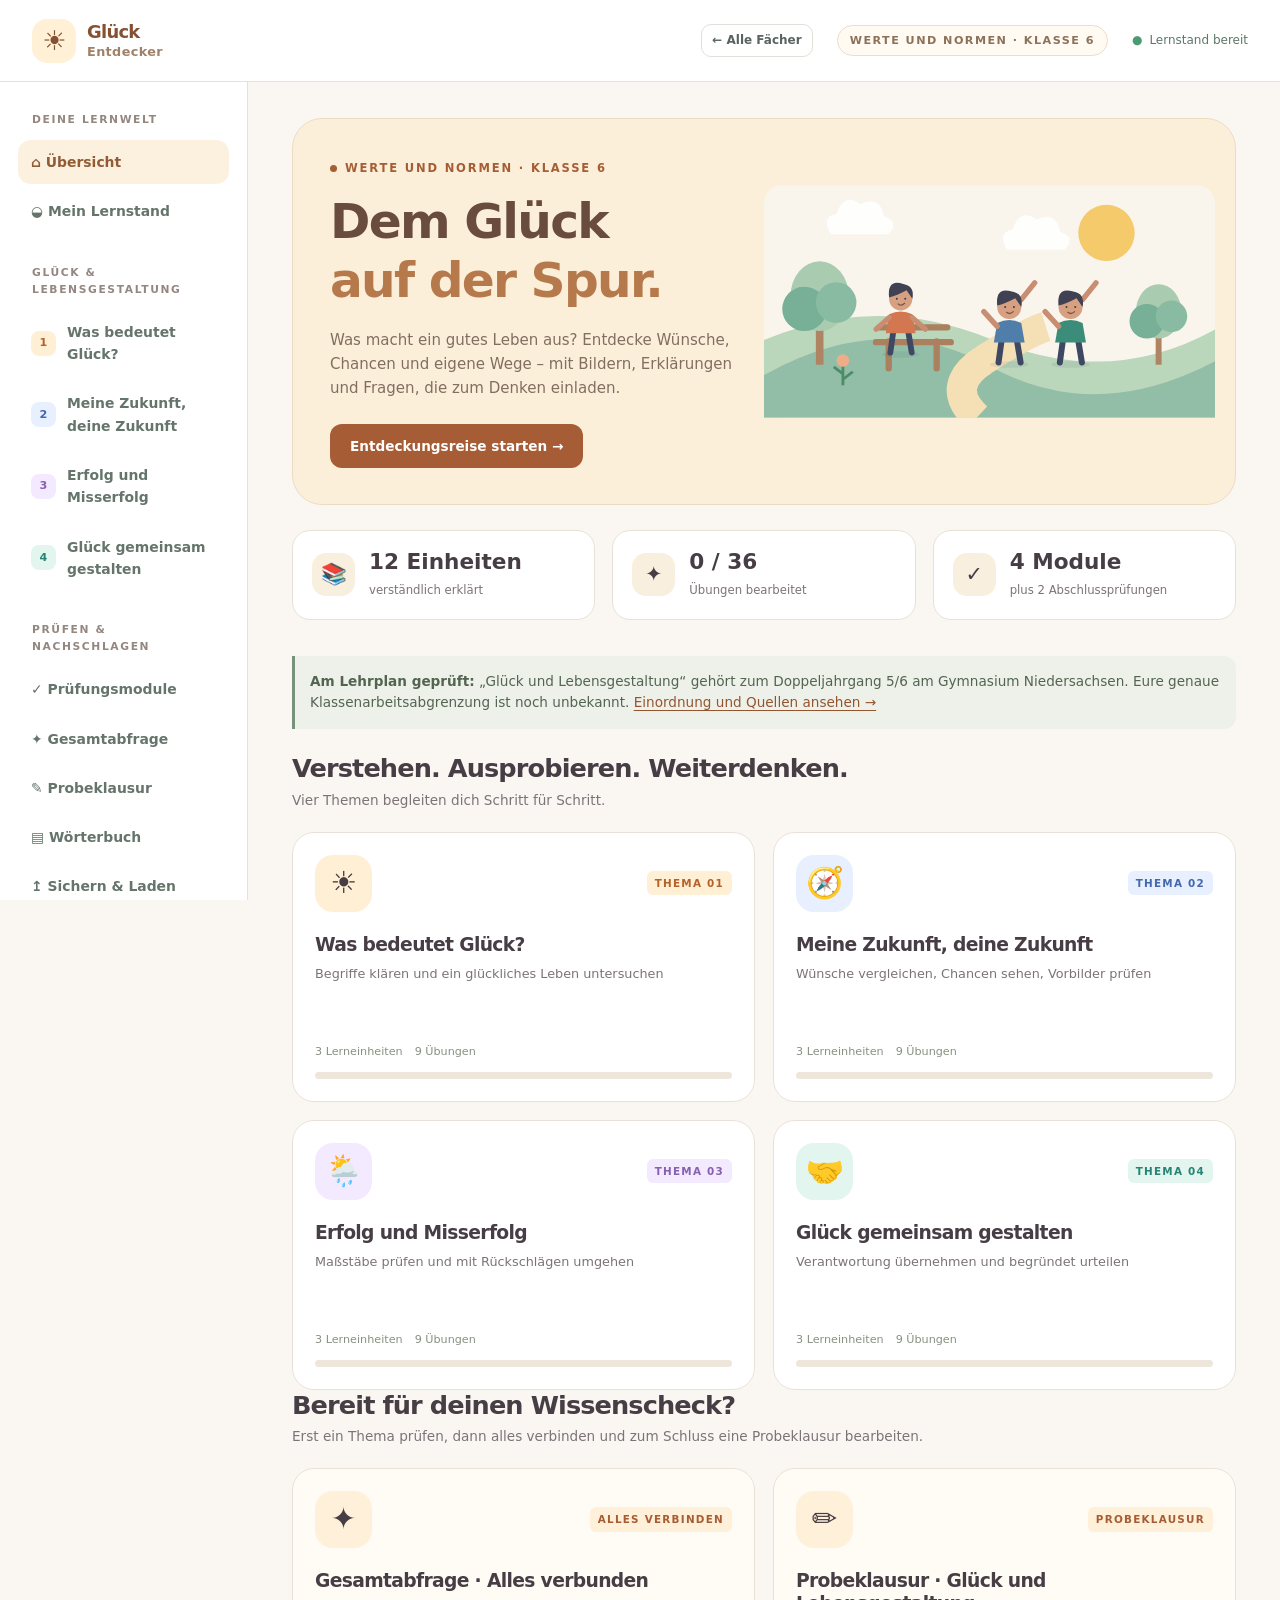
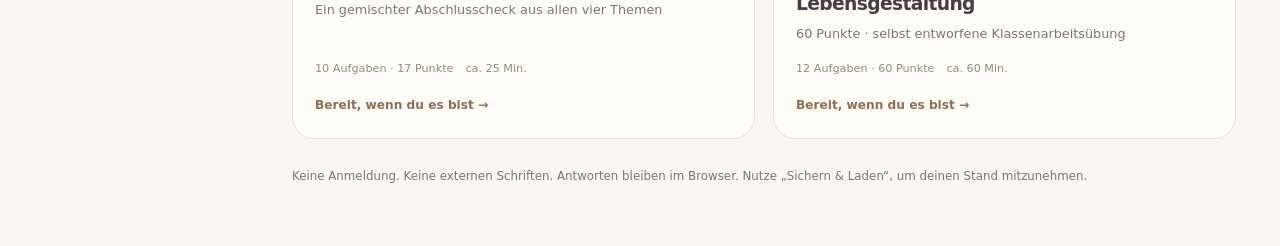
<file: werte-und-normen.html>
<!doctype html>
<html lang="de">
<head>
<meta charset="utf-8"><meta name="viewport" content="width=device-width,initial-scale=1"><meta name="theme-color" content="#a55f34">
<meta name="description" content="Glück und Lebensgestaltung: Werte und Normen Klasse 6, Gymnasium Niedersachsen. Erklärungen, Bilder, Übungen, Prüfungsmodule und Probeklausur.">
<title>Glück-Entdecker · Werte und Normen 6</title>
<link rel="icon" href="data:image/svg+xml,%3Csvg xmlns='http://www.w3.org/2000/svg' viewBox='0 0 64 64'%3E%3Ctext y='52' font-size='52'%3E☀️%3C/text%3E%3C/svg%3E">
<style>:root{--ink:#233c36;--muted:#64756d;--green:#4054ab;--paper:#f4f6fd;--line:#e1e8df;--accent:#178468;--tint:#e1f4eb;--radius:23px;--shadow:0 5px 25px #263c2a06;font-family:ui-rounded,'Trebuchet MS',system-ui,-apple-system,BlinkMacSystemFont,'Segoe UI',sans-serif;color:var(--ink);background:var(--paper);font-size:16px;line-height:1.6}
*{box-sizing:border-box}body{margin:0}button,input,textarea,select{font:inherit}button,a,input,select,textarea{-webkit-tap-highlight-color:transparent}button,a{touch-action:manipulation}button{cursor:pointer}a{color:var(--green)}button:disabled{cursor:default;opacity:.45}button:focus-visible,a:focus-visible,select:focus-visible,input:focus-visible,textarea:focus-visible,summary:focus-visible{outline:3px solid #dc8a16;outline-offset:4px}a{text-underline-offset:3px}h1,h2,h3,h4,p{margin:0}h1,h2,h3,h4{line-height:1.2;letter-spacing:-.035em}h1{font-size:clamp(2.25rem,4vw,3.8rem);font-weight:850}h2{font-size:1.8rem}h3{font-size:1.2rem}p+p{margin-top:.9em}b,strong{font-weight:750}small{font-size:.82rem}svg{display:block;max-width:100%;height:auto}.skip{position:fixed;top:-100px;left:15px;background:white;padding:10px;z-index:99}.skip:focus{top:10px}.topbar{height:82px;border-bottom:1px solid var(--line);display:flex;align-items:center;justify-content:space-between;padding:0 32px;background:#fff;position:sticky;top:0;z-index:20}.brand{display:flex;gap:11px;align-items:center;text-decoration:none;color:#3c4e86;font-size:1.12rem;font-weight:850;line-height:1.08;letter-spacing:-.04em}.brand-icon{height:44px;width:44px;border-radius:15px;display:grid;place-items:center;background:#e8edff;font-size:1.7rem}.brand-light{display:block;color:#7c88ab;font-size:.8rem;letter-spacing:.03em;font-weight:650;margin-top:4px}.top-actions{display:flex;align-items:center;gap:24px}.level-pill{font-size:.7rem;font-weight:850;letter-spacing:.13em;border:1px solid #e3e8dc;border-radius:50px;padding:6px 12px;color:#64815d;background:#fbfcf8}.save-status{font-size:.75rem;color:#5b7869}.save-status:before{content:'●';color:#4a9b72;margin-right:7px}.icon-button{border:1px solid var(--line);background:white;border-radius:12px;padding:6px 12px;font-size:1.2rem}#menuButton{display:none}.app-shell{display:grid;grid-template-columns:248px minmax(0,1fr);min-height:calc(100vh - 82px)}.sidebar{padding:29px 18px 24px;background:#fff;border-right:1px solid var(--line);position:sticky;top:82px;height:calc(100vh - 82px);overflow:auto;display:flex;flex-direction:column;gap:25px}.nav-section-label{font-size:.67rem;text-transform:uppercase;font-weight:800;letter-spacing:.15em;color:#8a998e;margin:0 14px 12px}.nav-link{display:flex;align-items:center;gap:11px;text-decoration:none;color:#65756b;font-size:.87rem;font-weight:650;border-radius:13px;padding:11px 13px;margin-bottom:5px}.nav-link:hover{background:#f4f6f0}.nav-link.active{background:#eaf3e6;color:#2b6242}.nav-symbol{font-size:1.1rem;width:25px;flex-shrink:0}.nav-num{font-size:.7rem;display:grid;place-items:center;width:25px;height:25px;border-radius:8px;background:var(--tint);color:var(--accent);flex-shrink:0;font-weight:850}.nav-progress{margin-left:auto;font-size:.67rem;color:#819181}.side-progress{margin-top:auto;border:1px solid #dfe9d8;background:#f7faf3;border-radius:18px;padding:17px 14px}.side-progress strong{font-size:.84rem}.side-progress p{font-size:.73rem;color:var(--muted);margin-top:8px}.progress-track{height:7px;background:#e5ebdf;border-radius:99px;overflow:hidden;margin-top:11px}.progress-fill{height:100%;background:var(--accent);border-radius:99px;transition:width .4s}.side-bottom{font-size:.68rem;color:#93a08f;text-align:center}.side-bottom a{color:#7e917a}main{min-width:0;max-width:1490px;width:100%;margin:0 auto;padding:36px 44px 60px}.eyebrow{text-transform:uppercase;font-size:.72rem;letter-spacing:.16em;font-weight:850;color:var(--accent);display:flex;align-items:center;gap:8px;margin-bottom:15px}.eyebrow:before{content:'';height:7px;width:7px;background:var(--accent);border-radius:50%}.hero{display:grid;grid-template-columns:1.05fr .95fr;background:#e9edff;border:1px solid #dce2f5;border-radius:30px;min-height:345px;overflow:hidden;position:relative}.hero-copy{padding:40px 10px 36px 37px;z-index:1}.hero h1{max-width:500px;font-size:clamp(2.3rem,3.7vw,3.65rem);color:#354877}.hero h1 em{font-style:normal;color:#717bc0}.hero p{font-size:.94rem;color:#6d7896;margin:19px 0 24px;max-width:410px}.hero-art{display:flex;align-items:center;justify-content:center;position:relative;padding:6px 10px}.hero-art svg{width:100%;max-height:330px}.hero-tag{position:absolute;background:white;box-shadow:0 8px 20px #475c1520;padding:7px 11px;border-radius:12px;white-space:nowrap;font-size:.7rem;color:#46683f}.hero-tag.one{left:6%;top:24%}.hero-tag.two{right:7%;bottom:20%}.button{display:inline-flex;align-items:center;justify-content:center;gap:9px;padding:11px 19px;border-radius:12px;border:1px solid transparent;background:var(--accent);color:white;text-decoration:none;font-size:.85rem;font-weight:750;line-height:1.4;min-height:44px;transition:transform .15s,background .15s}.button:hover{filter:brightness(.96);transform:translateY(-1px)}.button.secondary{background:#fff;color:var(--ink);border-color:#dbe4d6}.button.subtle{background:var(--tint);color:var(--accent)}.button.danger{background:#a73647}.button.small{padding:7px 11px;font-size:.76rem;min-height:36px}.button.link{background:transparent;color:var(--accent);padding:7px 0;border:0}.button-row{display:flex;align-items:center;gap:10px;flex-wrap:wrap}.mini-stats{display:grid;grid-template-columns:repeat(3,1fr);gap:17px;margin:25px 0 36px}.mini-stat{padding:19px;background:#fff;border:1px solid var(--line);border-radius:18px;display:flex;gap:14px;align-items:center}.stat-icon{background:#f1f5e9;width:43px;height:43px;border-radius:14px;display:grid;place-items:center;font-size:1.3rem;flex-shrink:0}.mini-stat strong{font-size:1.35rem;font-weight:850;line-height:1.1}.mini-stat span.label{display:block;color:var(--muted);font-size:.73rem;margin-top:4px}.section-heading{display:flex;align-items:flex-end;justify-content:space-between;gap:12px;margin-bottom:20px}.section-heading p{font-size:.85rem;color:var(--muted);margin-top:6px}.section-heading h2{font-size:1.6rem}.section-heading small{color:var(--muted)}.chapter-grid{display:grid;grid-template-columns:repeat(3,minmax(0,1fr));gap:18px}.chapter-card{background:white;border:1px solid var(--line);border-radius:22px;padding:22px;text-decoration:none;color:var(--ink);display:flex;flex-direction:column;transition:transform .2s,box-shadow .2s;min-height:270px;position:relative;overflow:hidden}.chapter-card:hover{transform:translateY(-4px);box-shadow:0 10px 24px #21382a0b}.card-top{display:flex;align-items:center;justify-content:space-between;margin-bottom:21px}.chapter-icon{background:var(--tint);height:57px;width:57px;border-radius:18px;display:grid;place-items:center;font-size:1.9rem}.chapter-number{font-size:.65rem;font-weight:850;letter-spacing:.12em;color:var(--accent);background:var(--tint);padding:4px 8px;border-radius:6px}.chapter-card h3{font-size:1.17rem;line-height:1.25}.chapter-card p{font-size:.8rem;color:var(--muted);margin-top:8px;flex:1}.chapter-meta{display:flex;gap:12px;font-size:.7rem;color:#85927f;margin-top:16px}.card-progress{display:flex;align-items:center;gap:8px;margin-top:12px}.card-progress .progress-track{margin:0;flex:1;height:5px}.card-progress span{font-size:.68rem;color:var(--accent);font-weight:800}.exam-card{background:#253f3b;color:white;border:0}.exam-card .chapter-icon{background:#3a5450}.exam-card p,.exam-card .chapter-meta{color:#b8cdc2}.exam-card .chapter-number{color:#e1eaa5;background:#3d5550}.exam-card .button{background:#cde8a6;color:#294b32;align-self:flex-start;margin-top:16px}.foot-note{font-size:.74rem;color:var(--muted);margin-top:28px;display:flex;gap:9px;align-items:start}.breadcrumb{font-size:.76rem;color:var(--muted);display:flex;gap:7px;flex-wrap:wrap;margin-bottom:23px}.breadcrumb a{text-decoration:none;color:var(--muted)}.page-intro{margin-bottom:29px}.page-intro h1{font-size:clamp(1.9rem,3.2vw,2.75rem)}.page-intro p{color:var(--muted);font-size:.92rem;margin-top:11px;max-width:760px}.chapter-banner{background:var(--tint);border-radius:23px;padding:29px;display:flex;gap:22px;align-items:center;margin-bottom:25px}.chapter-banner>.chapter-icon{background:white;width:78px;height:78px;font-size:2.6rem;flex-shrink:0}.chapter-banner .eyebrow{margin-bottom:8px}.chapter-banner h1{font-size:2.3rem}.chapter-banner p{color:var(--muted);margin-top:9px}.lesson-list{display:flex;flex-direction:column;gap:13px}.lesson-list-item{display:flex;gap:17px;align-items:center;background:white;padding:21px 24px;border:1px solid var(--line);border-radius:18px;text-decoration:none;color:var(--ink)}.lesson-list-item:hover{border-color:var(--accent)}.lesson-index{display:grid;place-items:center;height:42px;width:42px;border-radius:14px;background:var(--tint);color:var(--accent);font-weight:850;flex-shrink:0}.lesson-item-copy{flex:1}.lesson-list-item h2{font-size:1.1rem}.lesson-list-item p{font-size:.78rem;color:var(--muted);margin-top:6px}.lesson-arrow{color:var(--accent);font-size:1.4rem}.lesson-layout{display:grid;grid-template-columns:minmax(0,1fr) 200px;gap:24px}.lesson-rail{align-self:start;position:sticky;top:106px;background:white;border:1px solid var(--line);padding:20px;border-radius:18px;font-size:.78rem}.lesson-rail h2{font-size:.88rem;margin-bottom:17px}.rail-item{display:block;text-decoration:none;color:var(--muted);margin-bottom:12px;border-left:2px solid #e4ebe0;padding:4px 0 4px 11px}.rail-item.active{border-color:var(--accent);color:var(--accent);font-weight:800}.rail-meta{color:var(--muted);margin-top:17px;font-size:.72rem}.tabs{display:flex;border-bottom:1px solid var(--line);gap:23px;margin-bottom:24px}.tabs button{background:transparent;border:0;border-bottom:3px solid transparent;padding:10px 2px 12px;color:var(--muted);font-size:.87rem;font-weight:750}.tabs button.active{color:var(--accent);border-color:var(--accent)}.tabs .count{background:var(--tint);color:var(--accent);padding:2px 6px;font-size:.65rem;border-radius:6px;margin-left:5px}.paper{background:white;border:1px solid var(--line);border-radius:var(--radius);padding:30px}.reading p{font-family:system-ui,sans-serif;font-size:1rem;line-height:1.85;margin-bottom:18px}.reading h2{font-size:1.3rem;margin:29px 0 15px;color:var(--accent)}.reading h2:first-child{margin-top:0}.callout{padding:17px 20px;background:var(--tint);border-left:3px solid var(--accent);border-radius:0 13px 13px 0;margin:22px 0;font-size:.94rem;line-height:1.8}.callout.warning{background:#fff4d4;border-color:#c38b15}.diagram{background:#fafbf7;border-radius:18px;border:1px solid #e7ecdf;margin:22px 0;padding:14px}.diagram figcaption{font-size:.69rem;color:var(--muted);text-align:center;margin:8px}.diagram svg{width:100%;max-height:350px}.reading .diagram{margin-left:0;margin-right:0}.table-wrap{overflow-x:auto;margin:18px 0;border:1px solid var(--line);border-radius:14px}table{border-collapse:collapse;width:100%;font-size:.84rem;line-height:1.65;text-align:left}th{background:var(--tint);color:var(--accent);font-size:.77rem;font-weight:800}th,td{padding:13px 14px;border-bottom:1px solid var(--line);vertical-align:top}tr:last-child td{border-bottom:0}.lesson-bottom{display:flex;gap:10px;justify-content:space-between;align-items:center;margin-top:25px;flex-wrap:wrap}.question-card{background:white;border:1px solid var(--line);border-radius:21px;padding:25px;margin-bottom:20px;scroll-margin-top:100px}.question-top{display:flex;justify-content:space-between;gap:14px;align-items:center;margin-bottom:13px}.question-index{font-size:.66rem;color:var(--accent);letter-spacing:.1em;font-weight:850;text-transform:uppercase}.question-points{font-size:.7rem;color:var(--muted)}.question-card h3{font-size:1rem;font-family:system-ui,sans-serif;letter-spacing:-.015em;line-height:1.65;margin-bottom:18px}.question-card fieldset{border:0;padding:0;margin:0}.question-card legend{font-size:.76rem;color:var(--muted);margin-bottom:10px}.choice{display:flex;gap:12px;align-items:flex-start;border:1.5px solid #e1e6dc;border-radius:13px;padding:13px 15px;margin-bottom:9px;cursor:pointer;font-family:system-ui,sans-serif;font-size:.88rem;line-height:1.6}.choice input{accent-color:var(--accent);margin:5px 0 0;flex-shrink:0;width:17px;height:17px}.choice.selected{border-color:var(--accent);background:var(--tint)}.choice.correct{border-color:#2e9872;background:#eef9f2}.choice.incorrect{border-color:#c3747d;background:#fff5f5}.choice:has(input:disabled){cursor:default}.match-row{padding:12px 0;border-bottom:1px solid var(--line);display:grid;grid-template-columns:1fr 1fr;gap:13px;align-items:center;font-size:.84rem;line-height:1.6}.match-row label{font-family:system-ui,sans-serif}.match-row select{font-size:.82rem;padding:11px 30px 11px 11px;border:1px solid #cfdccd;border-radius:10px;background:#fcfdf9;color:var(--ink);width:100%;min-width:0}.field-label{font-size:.77rem;color:var(--muted);display:block;margin:5px 0 9px}.written-answer{width:100%;resize:vertical;min-height:145px;border:1.5px solid #d9e3d6;border-radius:14px;background:#fcfdf9;padding:15px;font-family:system-ui,sans-serif;font-size:.95rem;line-height:1.8;color:var(--ink)}.written-answer:focus{background:white;border-color:var(--accent)}.question-actions{display:flex;gap:9px;margin-top:20px;flex-wrap:wrap}.feedback{margin-top:18px;padding:17px;border-radius:14px;font-size:.87rem;line-height:1.8;background:#f0f6ea;border:1px solid #d4e4c9;font-family:system-ui,sans-serif}.feedback strong{display:block;margin-bottom:6px;color:#316346}.feedback.retry{background:#fff8e7;border-color:#f0e1b4}.feedback.retry strong{color:#916921}.feedback.model{background:#f5f3fc;border-color:#e4dff5}.feedback.model strong{color:#62509c}.feedback ul{padding-left:20px}.solution-line{display:block;padding:3px 0}.score-select{display:flex;gap:7px;flex-wrap:wrap;margin-top:13px}.score-select button{width:38px;height:38px;min-height:38px;padding:0;border:1px solid #cfc6e4;background:white;color:#64518d;border-radius:10px;font-size:.85rem}.score-select button[aria-pressed=true]{background:#64518d;color:white}.self-label{font-size:.78rem;color:#70647d;margin:12px 0 0}.order-list{list-style:none;padding:0;margin:0;display:flex;flex-direction:column;gap:10px}.order-item{display:flex;gap:11px;align-items:center;padding:13px;border:1px solid var(--line);border-radius:12px;font-size:.87rem;background:#fcfdf9}.order-position{color:var(--accent);font-weight:850}.order-text{flex:1}.order-buttons{display:flex;gap:4px}.order-buttons button{background:white;border:1px solid #dce4d6;border-radius:8px;padding:4px 8px;min-width:32px;min-height:34px;color:var(--accent)}.question-help{color:var(--muted);font-size:.73rem;margin:10px 0}.complete-banner{border:1px solid #d5e3c5;background:#eaf3df;padding:23px;border-radius:20px;margin-bottom:22px}.complete-banner h2{font-size:1.3rem;margin-bottom:9px}.complete-banner p{font-size:.86rem;color:#5c7754}.exam-intro{display:grid;grid-template-columns:1fr 230px;gap:30px}.exam-intro h2{font-size:1.5rem;margin-bottom:20px}.exam-steps{padding:0;list-style:none;counter-reset:step}.exam-steps li{counter-increment:step;display:flex;gap:13px;margin:19px 0;font-size:.9rem;color:var(--muted)}.exam-steps li:before{content:counter(step);display:grid;place-items:center;min-width:28px;height:28px;border-radius:9px;background:#edf3e6;color:#4c7242;font-weight:850}.exam-facts{padding:24px;background:#edf2df;border-radius:18px}.exam-facts strong{font-size:2.5rem;display:block;line-height:1.2}.exam-facts p{font-size:.8rem;color:#68815a;margin-bottom:24px}.exam-facts p:last-child{margin-bottom:0}.exam-head{display:flex;justify-content:space-between;align-items:center;gap:14px;margin-bottom:20px;position:sticky;top:82px;background:#f4f6fdf5;backdrop-filter:blur(8px);padding:13px 0;z-index:5}.exam-head strong{font-size:.88rem}.exam-head small{color:var(--muted);display:block}.exam-nav{display:flex;gap:7px;flex-wrap:wrap}.exam-nav button{border:1px solid var(--line);background:white;min-width:32px;min-height:32px;padding:3px 8px;border-radius:9px;font-size:.75rem;color:var(--muted)}.exam-nav button.active{background:var(--accent);color:white;border-color:var(--accent)}.exam-nav button.answered{border-color:var(--accent)}.result-grid{display:grid;grid-template-columns:repeat(3,1fr);gap:15px;margin:22px 0}.result-tile{padding:20px;border-radius:16px;background:var(--tint)}.result-tile strong{font-size:1.65rem;display:block;color:var(--accent)}.result-tile small{color:var(--muted)}.result-item{display:flex;justify-content:space-between;gap:14px;padding:13px 0;border-bottom:1px solid var(--line);font-size:.87rem;align-items:center}.result-item a{text-decoration:none;font-weight:750}.result-item small{color:var(--muted)}.search-input{width:100%;padding:15px 18px;border:1px solid #d5dfcf;border-radius:14px;background:white;color:var(--ink);margin-bottom:23px}.glossary-grid{display:grid;grid-template-columns:1fr 1fr;gap:15px}.glossary-card{padding:24px;background:white;border:1px solid var(--line);border-radius:18px}.glossary-card h2{font-size:1.03rem;color:var(--accent);margin-bottom:10px}.glossary-card p{font-size:.87rem;color:var(--muted)}.settings-grid{display:grid;grid-template-columns:1fr 1fr;gap:20px}.settings-grid .paper{display:flex;flex-direction:column;gap:16px}.settings-grid h2{font-size:1.2rem}.settings-grid p{font-size:.87rem;color:var(--muted)}.settings-grid .button-row{margin-top:auto}.full-width{grid-column:1/-1}.summary-top{display:flex;align-items:center;gap:20px;margin-bottom:25px}.score-ring{height:96px;width:96px;border-radius:50%;background:conic-gradient(var(--accent) calc(var(--value)*1%),#e4ebde 0);display:grid;place-items:center;position:relative;flex-shrink:0}.score-ring:before{content:'';position:absolute;inset:9px;background:var(--paper);border-radius:50%}.score-ring strong{position:relative;font-size:1.35rem}.progress-chapter{background:white;border:1px solid var(--line);border-radius:18px;padding:23px;margin-bottom:16px}.progress-chapter .section-heading{margin-bottom:14px}.progress-chapter .section-heading h2{font-size:1.1rem}.progress-lesson{display:flex;justify-content:space-between;gap:10px;align-items:center;padding:10px 0;border-bottom:1px solid var(--line);font-size:.83rem}.progress-lesson:last-child{border:0}.progress-lesson a{color:var(--ink);text-decoration:none}.progress-lesson small{color:var(--muted)}.toast{position:fixed;left:50%;bottom:25px;transform:translate(-50%,20px);opacity:0;pointer-events:none;background:#233f34;color:white;border-radius:13px;padding:13px 20px;box-shadow:0 5px 25px #182f3a25;font-size:.86rem;z-index:70;max-width:90vw;transition:.2s}.toast.show{opacity:1;transform:translate(-50%,0)}dialog{border:1px solid var(--line);border-radius:25px;padding:30px;width:min(480px,90vw);color:var(--ink);box-shadow:0 20px 60px #19362c33}dialog::backdrop{background:#1f352a65;backdrop-filter:blur(3px)}dialog h2{font-size:1.4rem;margin:12px 0}dialog p{color:var(--muted);font-size:.9rem;margin-bottom:23px}.dialog-icon{font-size:2rem}.loading{padding:100px 20px;text-align:center;color:var(--green)}.error-box{padding:28px;border-radius:20px;background:#fff0ef;border:1px solid #e5c6c1}.source-list{font-size:.84rem;overflow-wrap:anywhere}.source-list li{margin:12px 0}.noscript{padding:30px;text-align:center}
@media(min-width:1600px){main{padding:44px 60px}.hero-copy{padding:44px}.chapter-card{padding:27px;min-height:285px}}
@media(max-width:1200px){main{padding:28px}.app-shell{grid-template-columns:222px minmax(0,1fr)}.sidebar{padding:24px 12px}.chapter-grid{grid-template-columns:repeat(2,minmax(0,1fr))}.lesson-layout{grid-template-columns:minmax(0,1fr)}.lesson-rail{display:none}.hero-copy{padding:30px 0 30px 28px}.hero h1{font-size:2.65rem}.hero-tag{display:none}.top-actions{gap:15px}.mini-stat{padding:15px;gap:10px}.mini-stat strong{font-size:1.15rem}}
@media(max-width:900px){.app-shell{grid-template-columns:1fr}.sidebar{position:fixed;left:0;top:73px;height:calc(100dvh - 73px);width:260px;z-index:30;transform:translateX(-100%);transition:transform .2s}.sidebar.open{transform:translateX(0)}.backdrop{position:fixed;inset:73px 0 0;background:#1c332955;z-index:25}.topbar{height:73px;padding:0 22px}#menuButton{display:block}.brand{font-size:1.05rem}.top-actions{gap:15px}.save-status{font-size:.69rem}.level-pill{display:none}main{max-width:850px;padding:25px 28px 50px}.hero h1{font-size:2.8rem}.chapter-banner h1{font-size:2rem}.exam-head{top:73px}.question-card{scroll-margin-top:90px}}
@media(max-width:580px){.topbar{padding:0 16px}.brand-icon{height:38px;width:38px;font-size:1.4rem}.brand{font-size:.94rem;gap:8px}.brand-light{font-size:.7rem}.save-status{max-width:92px;line-height:1.3;font-size:.62rem}.save-status:before{display:none}.top-actions{gap:10px}main{padding:22px 17px 45px}.hero{grid-template-columns:1fr;border-radius:24px;min-height:0}.hero-copy{padding:27px 25px 10px}.hero h1{font-size:2.7rem;max-width:310px}.hero p{font-size:.89rem;margin:14px 0 20px}.hero-art{height:210px;margin-top:0;padding:0 35px}.hero-art svg{height:235px;width:auto}.mini-stats{gap:8px;margin:17px 0 29px}.mini-stat{padding:12px 8px;display:block;text-align:center;border-radius:15px}.stat-icon{margin:0 auto 8px;width:32px;height:32px;font-size:1rem;border-radius:10px}.mini-stat strong{font-size:1.1rem}.mini-stat span.label{font-size:.62rem}.chapter-grid{grid-template-columns:1fr;gap:13px}.chapter-card{min-height:210px;padding:21px}.card-top{margin-bottom:15px}.chapter-icon{height:49px;width:49px;font-size:1.6rem}.section-heading h2{font-size:1.45rem}.section-heading small{display:none}.chapter-card h3{font-size:1.23rem}.chapter-meta{margin-top:13px}.chapter-banner{padding:22px 19px;gap:14px;align-items:flex-start}.chapter-banner>.chapter-icon{width:55px;height:55px;border-radius:15px;font-size:1.9rem}.chapter-banner h1{font-size:1.65rem}.chapter-banner .eyebrow{font-size:.62rem;letter-spacing:.08em}.chapter-banner p{font-size:.82rem}.lesson-list-item{padding:18px 16px;gap:12px}.lesson-list-item h2{font-size:1rem}.lesson-list-item p{font-size:.7rem}.lesson-index{height:35px;width:35px;border-radius:11px}.page-intro h1{font-size:1.9rem}.page-intro p{font-size:.87rem}.paper{padding:22px 19px;border-radius:19px}.reading p{font-size:.95rem;line-height:1.85}.reading h2{font-size:1.15rem}.callout{padding:14px 15px;font-size:.88rem}.diagram{padding:4px}.diagram svg{min-width:350px}.diagram{overflow:auto}table{min-width:390px;font-size:.8rem}th,td{padding:11px}.question-card{padding:22px 17px;border-radius:18px}.question-card h3{font-size:.95rem}.choice{padding:12px;font-size:.85rem}.match-row{grid-template-columns:1fr;gap:7px;padding:14px 0}.match-row select{font-size:.85rem;min-height:44px}.order-item{padding:11px 10px;font-size:.82rem;gap:8px}.order-buttons{gap:3px}.order-buttons button{padding:4px 7px}.exam-intro{grid-template-columns:1fr;gap:20px}.exam-facts{display:flex;gap:25px;align-items:center;padding:20px}.exam-facts strong{font-size:2rem}.exam-facts p{margin:0;font-size:.72rem}.exam-head{display:block;padding:11px 0}.exam-head>div:first-child{display:flex;gap:12px;align-items:center;margin-bottom:10px}.exam-nav{gap:5px}.exam-nav button{min-width:29px;padding:3px 7px}.result-grid{gap:8px}.result-tile{padding:13px 9px}.result-tile strong{font-size:1.3rem}.result-tile small{font-size:.65rem}.glossary-grid,.settings-grid{grid-template-columns:1fr}.foot-note{font-size:.7rem}.breadcrumb{font-size:.69rem;gap:5px}.summary-top{gap:14px}.summary-top h2{font-size:1.25rem}.summary-top p{font-size:.8rem;color:var(--muted)}.score-ring{height:77px;width:77px}.progress-lesson{align-items:flex-start}.lesson-bottom .button{flex:1}.question-actions .button{flex:1}.result-item{font-size:.78rem}.full-width{grid-column:auto}}
@media(prefers-reduced-motion:reduce){*,*:before,*:after{transition:none!important;scroll-behavior:auto!important}}
@media print{.topbar,.sidebar,.lesson-rail,.button,.tabs,.foot-note,.exam-head,.backdrop{display:none!important}.app-shell,.lesson-layout{display:block}main{padding:0;max-width:none}.paper,.question-card{border:0;box-shadow:none;break-inside:avoid}body{background:white}.question-card{break-inside:avoid-page}.feedback{background:white}.written-answer{border:1px solid #aaa}.hero{background:white}.chapter-grid{grid-template-columns:1fr 1fr}}
/* Zeichenübung: Finger- und Stifteingabe werden auf dem Bild selbst erfasst. */
.drawing-board{position:relative;width:100%;aspect-ratio:720/450;background:#fbfcf7;border:1px solid #dfe7d5;border-radius:16px;margin:16px 0;overflow:hidden}.drawing-board>svg{width:100%;height:100%;position:absolute;inset:0}.trace-canvas{position:absolute;inset:0;width:100%;height:100%;touch-action:none;cursor:crosshair}.trace-canvas[data-locked]{pointer-events:none;cursor:default}.trace-alternative{margin-top:17px;padding:13px 15px;border:1px solid var(--line);border-radius:12px}.trace-alternative summary{cursor:pointer;font-size:.82rem;font-weight:750;color:var(--accent)}.reading .diagram svg{max-height:380px}.scope-hint{font-size:.85rem;background:#f3e9fa;border-left:3px solid #a15eb4;padding:15px;border-radius:0 12px 12px 0;margin-bottom:24px}
@media(max-width:580px){.drawing-board{border-radius:12px}.drawing-board svg{min-width:0}.trace-alternative{padding:12px}.trace-alternative summary{font-size:.78rem}.trace-canvas{min-height:0}}
@media print{.drawing-board{width:160mm;max-width:100%}.trace-alternative,.order-buttons,.question-actions,.score-select{display:none!important}}
.particle-lab{border:1px solid #d9e1f4;background:#f4f7ff;padding:22px;border-radius:20px;margin:25px 0}.lab-title>span{font-size:.65rem;font-weight:850;letter-spacing:.13em;color:#6976a9}.lab-title h3{font-size:1.25rem;margin:8px 0 16px;color:#435584}.lab-mode{display:flex;gap:7px;margin-bottom:15px;flex-wrap:wrap}.lab-mode button{border:1px solid #cdd8f0;border-radius:11px;padding:9px 16px;background:white;color:#566a9e;font-size:.82rem;font-weight:750}.lab-mode button[aria-pressed=true]{background:#6578c7;color:white;border-color:#6578c7}.particle-canvas{display:block;width:100%;height:auto;border:1px solid #d2dcf1;border-radius:12px;background:white}.lab-description{font-family:system-ui,sans-serif;font-size:.85rem;line-height:1.7;padding:13px 0;color:#4e6087;min-height:55px}.lab-controls{display:flex;gap:10px;flex-wrap:wrap;align-items:center}.lab-controls>label{display:grid;grid-template-columns:1fr auto;font-size:.75rem;color:#6678a0;gap:3px 10px;flex-basis:100%;margin-bottom:6px}.lab-controls input{grid-column:1;accent-color:#6578c7;width:100%;max-width:320px}.lab-controls output{grid-row:2;grid-column:2;align-self:center}.reading p.lab-note,.lab-note{font-size:.71rem!important;line-height:1.7!important;color:#7b87a2;margin:16px 0 0!important}.chem-diagram{background:#f8faff;border-color:#dfe6f5}.hero h1{font-size:clamp(2rem,3.5vw,3.35rem)}.chapter-grid{grid-template-columns:repeat(2,minmax(0,1fr))}.hero-tag.one{left:3%;top:14%}.hero-tag.two{right:0;bottom:10%}
@media(max-width:580px){.particle-lab{padding:15px 12px}.lab-title h3{font-size:1.1rem}.lab-mode button{padding:8px 12px}.lab-description{font-size:.8rem}.hero h1{font-size:2.35rem}.chapter-grid{grid-template-columns:1fr}.hero-art{height:190px}.lab-controls>.button{flex:1;min-width:100px}}
/* Glück-Entdecker: warme Farben, ruhige Leseflächen und Werkstätten. */
:root{--ink:#473d45;--muted:#7c7379;--green:#935530;--paper:#faf7f2;--line:#e9e1d7;--accent:#a65d35;--tint:#fff0d9}
.brand{color:#865132}.brand-light{color:#a08168}.brand-icon{background:#fff0d6}.level-pill{color:#8b7258;background:#fffbf3;border-color:#eaddc9}.nav-link.active{background:#fcf0df;color:#915b36}.nav-link:hover{background:#faf4e9}.nav-section-label{color:#948780}.side-progress{background:#fff8e9;border-color:#eddfc6}.side-bottom{color:#85796e}.side-bottom a{color:#8c6448}.hero{background:#fbefda;border-color:#eadcc0;grid-template-columns:1fr 1fr}.hero h1{color:#694c3d;font-size:clamp(2.4rem,3.8vw,3.7rem)}.hero h1 em{color:#b6794b}.hero p{color:#826e61}.hero-art{padding:15px 20px 10px 0}.hero-art .scene{width:100%}.hero-art figcaption{display:none}.hero-art svg{max-height:none}.stat-icon{background:#f9efde}.scope-hint{background:#eef1e9;border-color:#78917b;color:#536451}.progress-track{background:#eee6db}.scene{margin:0 0 25px}.scene svg{width:100%;height:auto;max-height:350px}.scene figcaption{font-size:.79rem;color:var(--muted);padding:10px 2px;line-height:1.6}.scope-label{font-size:.69rem;text-transform:uppercase;letter-spacing:.09em;font-weight:800;margin-bottom:18px;color:#8a6e52}.reading h2{margin-top:28px}.reading h2:first-of-type{margin-top:20px}.reading p{line-height:1.9}.think-lab{margin-top:30px;padding:24px;border:1px solid #decfb9;background:#fff9ec;border-radius:20px}.think-lab h3{font-size:1.3rem;margin-bottom:12px}.think-lab p{font-size:.92rem}.think-lab .field-label{margin-top:16px}.think-lab .written-answer{min-height:88px}.think-lab .eyebrow{font-size:.66rem}.garden-options{display:flex;gap:10px;flex-wrap:wrap;margin-top:18px}.garden-chip{position:relative;display:flex;align-items:center;gap:8px;border:1px solid #d4d9c7;background:white;border-radius:13px;padding:10px 13px;cursor:pointer;font-size:.85rem}.garden-chip:has(input:checked){background:#e6f1df;border-color:#78916d}.garden-chip input{accent-color:#6a865e;width:18px;height:18px}.lab-reflection{margin-top:20px!important;padding:16px;background:white;border-left:3px solid #b28c50;border-radius:0 10px 10px 0;min-height:75px}.think-lab .button-row{margin-top:18px}.think-lab button[aria-pressed=true]{background:#a16e43;color:white;border-color:#a16e43}.reading-end{display:flex;gap:15px;justify-content:space-between;align-items:center;margin-top:26px;font-size:.8rem}.test-status{font-size:.76rem;color:#8a705b;margin-top:18px;font-weight:700}.assessment-card{min-height:240px;background:#fffcf6}.result-grid{grid-template-columns:repeat(2,minmax(0,1fr))}.exam-head>div>strong{display:block;line-height:1.4;max-width:470px}.exam-head>div>small{display:block}.source-list li{margin-bottom:14px}.reading table{font-size:.84rem;line-height:1.65}.reading th{background:#f8f1e7}.scene text{letter-spacing:0}
@media(max-width:900px){.hero-copy{padding:30px 5px 30px 28px}.hero h1{font-size:2.8rem}.hero-art{padding-right:10px}.exam-head{display:block}.exam-nav{margin-top:10px}.exam-head>div:first-child{display:block}}
@media(max-width:580px){.hero{grid-template-columns:1fr}.hero-copy{padding:27px 25px 10px}.hero h1{font-size:2.8rem}.hero-art{height:auto;padding:0 18px 12px}.hero-art .scene{margin:0}.hero-art svg{height:auto;width:100%;max-height:220px}.think-lab{padding:18px 14px}.garden-options{gap:8px}.garden-chip{width:100%;font-size:.85rem}.scene svg{min-width:0}.reading-end{align-items:flex-start;flex-direction:column}.scope-label{font-size:.63rem}.level-pill{display:none}.result-tile strong{font-size:1.4rem}.brand{font-size:1rem}.brand-light{font-size:.68rem}}
@media print{.think-lab{break-inside:avoid}.reading-end,.button-row,.order-buttons,.score-select,.question-actions,.scope-label{display:none!important}.scene svg{max-height:65mm}.scene{break-inside:avoid}.reading p{line-height:1.6}.paper.reading{break-inside:auto}.reading h2{break-after:avoid}.scope-hint{background:white}.hero-art{max-width:80mm}}
</style>
<style>.portal-link{display:inline-flex;align-items:center;color:#59645e;font:700 12px/1.3 system-ui,sans-serif;text-decoration:none;padding:8px 10px;border:1px solid #dce2d9;border-radius:10px;background:white;white-space:nowrap}.portal-link:hover{background:#f5f7ef}.portal-link:focus-visible{outline:3px solid #c38930;outline-offset:3px}@media(max-width:580px){.top-actions .save-status{display:none}.portal-link{font-size:11px;padding:7px 8px}.top-actions{gap:8px}}@media print{.portal-link{display:none}}</style></head>
<body>
<a class="skip" href="#main">Direkt zum Inhalt</a>
<header class="topbar">
 <a class="brand" href="#/" aria-label="Glück-Entdecker Startseite"><span class="brand-icon">☀️</span><span>Glück<span class="brand-light">Entdecker</span></span></a>
 <div class="top-actions"><a class="portal-link" href="./index.html">← Alle Fächer</a><span class="level-pill">WERTE UND NORMEN · KLASSE 6</span><span id="saveStatus" class="save-status" role="status">Lernstand bereit</span><button id="menuButton" class="icon-button" aria-label="Menü öffnen" aria-expanded="false" aria-controls="sidebar">☰</button></div>
</header>
<div class="app-shell">
 <aside id="sidebar" class="sidebar" aria-label="Lernnavigation"></aside>
 <div id="backdrop" class="backdrop" hidden></div>
 <main id="main" tabindex="-1"><div class="loading">☀️ Deine Lernwelt wird geladen …</div></main>
</div>
<div id="toast" class="toast" role="status" aria-live="polite"></div>
<dialog id="confirmDialog"><form method="dialog"><div class="dialog-icon">☀️</div><h2 id="dialogTitle">Bist du sicher?</h2><p id="dialogText"></p><div class="button-row"><button value="cancel" class="button secondary">Abbrechen</button><button value="confirm" class="button danger">Ja, zurücksetzen</button></div></form></dialog>
<input id="importFile" type="file" accept="application/json,.json" hidden>
<noscript><p class="noscript">Bitte aktiviere JavaScript, um die interaktiven Aufgaben und den gespeicherten Lernstand zu nutzen.</p></noscript>
<script>const chapters=[{"id": "glueck", "title": "Was bedeutet Glück?", "subtitle": "Begriffe klären und ein glückliches Leben untersuchen", "icon": "☀️", "color": "#b4612b", "tint": "#fff0d5", "lessons": [{"id": "drei-bedeutungen", "title": "Glück haben, glücklich sein, gut leben", "time": 10, "scope": "Vertiefung · Begriffsarbeit zum Leitthema", "questions": [{"type": "match", "prompt": "Welche Bedeutung steht jeweils im Vordergrund?", "labels": ["Ein Los wird gezogen und gewinnt.", "Beim Wiedersehen fühle ich große Freude.", "Ich wünsche mir auf Dauer Sicherheit und gute Beziehungen."], "options": ["Glück haben", "Glücklich sein", "Glückliches Leben"], "answer": [0, 1, 2], "explain": "Zufall, momentanes Erleben und langfristige Lebensvorstellungen lassen sich unterscheiden.", "points": 3, "id": "w01"}, {"type": "choice", "prompt": "Lea ist traurig, obwohl sie gute Freunde hat. Welche Aussage ist angemessen?", "options": ["Auch in einem insgesamt guten Leben darf man traurig sein.", "Gute Freunde verhindern jedes traurige Gefühl.", "Traurigkeit beweist, dass ihr ganzes Leben schlecht ist."], "answer": 0, "explain": "Ein Gefühl an einem Tag ist kein Urteil über ein ganzes Leben.", "points": 1, "id": "w02"}, {"type": "written", "prompt": "Erfinde eine Situation, in der jemand Glück hat und sich zugleich glücklich fühlt. Erkläre beide Seiten.", "model": "Ein Kind gewinnt zufällig ein Buch bei einer Verlosung. Das Losglück ist der günstige Zufall. Seine Freude über das Buch ist das Glücksgefühl.", "rubric": ["Passendes zufälliges Ereignis (1 P.).", "Davon unterschiedenes Gefühl erklärt (1 P.)."], "points": 2, "id": "w03"}]}, {"id": "bedingungen", "title": "Was kann zu einem glücklichen Leben beitragen?", "time": 10, "scope": "Kern · Kriterien eines glücklichen Lebens", "questions": [{"type": "choice", "prompt": "Was ist ein Kriterium für ein glückliches Leben?", "options": ["Ein begründeter Gesichtspunkt, an dem wir Lebensvorstellungen prüfen.", "Eine Glücksgarantie für jeden Menschen.", "Eine feste Punktzahl, die jeder erreichen muss."], "answer": 0, "explain": "Ein Kriterium hilft beim begründeten Prüfen; es garantiert kein Gefühl.", "points": 1, "id": "w04"}, {"type": "match", "prompt": "Ordne die Beispiele in dieser Aufgabe zu.", "labels": ["Wohnraum", "Vertrauen", "Winterjacke", "Anerkennung"], "options": ["Materielles Gut", "Nichtmaterielles Gut"], "answer": [0, 1, 0, 1], "explain": "Dinge und nicht gegenständliche Güter können beide für ein gutes Leben wichtig sein.", "points": 4, "id": "w05"}, {"type": "written", "prompt": "Nenne zwei mögliche Kriterien für ein glückliches Leben und begründe jeweils, warum sie helfen können.", "model": "Sicherheit kann Lernen ohne ständige Angst ermöglichen. Verlässliche Freunde können unterstützen und gemeinsame Freude ermöglichen. Andere sinnvoll begründete Kriterien sind ebenfalls richtig.", "rubric": ["Erstes Kriterium mit verständlichem Grund (1 P.).", "Zweites Kriterium mit verständlichem Grund (1 P.)."], "points": 2, "id": "w06"}]}, {"id": "wuensche-beduerfnisse", "title": "Wünsche, Bedürfnisse und Vergleiche", "time": 10, "scope": "Vertiefung · Lebensvorstellungen prüfen", "questions": [{"type": "choice", "prompt": "Nora wünscht sich eine bestimmte Markenjacke, damit sie dazugehört. Was sollte man unterscheiden?", "options": ["Das Bedürfnis nach Zugehörigkeit und den Wunsch nach genau dieser Jacke.", "Alle Wünsche sind lebensnotwendig.", "Zugehörigkeit lässt sich nur durch Kleidung erreichen."], "answer": 0, "explain": "Ein verständliches Bedürfnis kann sich in einem bestimmten Wunsch ausdrücken; andere Wege bleiben möglich.", "points": 1, "id": "w07"}, {"type": "choice", "prompt": "Was lässt sich aus einem fröhlichen Urlaubsfoto sicher schließen?", "options": ["Dass ein ausgewählter fröhlicher Moment gezeigt wird.", "Dass diese Person immer glücklich ist.", "Dass alle anderen ein schlechteres Leben haben."], "answer": 0, "explain": "Ein Ausschnitt ist kein vollständiger Einblick in ein Leben.", "points": 1, "id": "w08"}, {"type": "written", "prompt": "Ein Kind sagt: „Nur das neueste Handy macht mich glücklich.“ Antworte mit einem Grund und einer möglichen Alternative.", "model": "Ein Handy kann nützlich sein, aber es garantiert keine Freundschaft. Wenn es um Kontakt geht, kann vielleicht auch das vorhandene Gerät oder ein gemeinsames Treffen helfen.", "rubric": ["Pauschale Behauptung mit Grund geprüft (1 P.).", "Passende Alternative beschrieben (1 P.)."], "points": 2, "id": "w09"}]}]}, {"id": "zukunft", "title": "Meine Zukunft, deine Zukunft", "subtitle": "Wünsche vergleichen, Chancen sehen, Vorbilder prüfen", "icon": "🧭", "color": "#4269ad", "tint": "#e8efff", "lessons": [{"id": "zukunftswuensche", "title": "Vom Zukunftswunsch zum nächsten Schritt", "time": 10, "scope": "Kern · Zukunftswünsche beschreiben", "questions": [{"type": "match", "prompt": "Ordne Wunsch, Ziel und Schritt zu.", "labels": ["Ich möchte später Musik machen.", "In vier Wochen spiele ich ein einfaches Stück.", "Heute frage ich nach einem passenden Übungsstück."], "options": ["Wunsch", "Ziel", "Nächster Schritt"], "answer": [0, 1, 2], "explain": "Je konkreter ein Vorhaben wird, desto leichter lässt sich ein nächster Schritt planen.", "points": 3, "id": "w10"}, {"type": "choice", "prompt": "Welche Planung ist besonders sinnvoll?", "options": ["Ein erreichbarer Schritt, Hilfe bei Bedarf und Raum für Änderungen.", "Ein fester Plan ohne jede Änderung, egal was passiert.", "Ein Versprechen, dass niemals etwas schiefgeht."], "answer": 0, "explain": "Verantwortliches Planen berücksichtigt Möglichkeiten und Grenzen.", "points": 1, "id": "w11"}, {"type": "written", "prompt": "Plane für ein erfundenes Kind einen Wunsch, ein erreichbares Ziel und einen nächsten Schritt.", "model": "Wunsch: im Team besser spielen. Ziel: in drei Wochen sicherer passen. Schritt: zweimal pro Woche mit einer Freundin zehn Minuten üben.", "rubric": ["Wunsch genannt (1 P.).", "Dazu passendes, konkretes Ziel (1 P.).", "Machbarer nächster Schritt (1 P.)."], "points": 3, "id": "w12"}]}, {"id": "perspektiven", "title": "Wünsche von Kindern vergleichen – ohne Schubladen", "time": 10, "scope": "Kern · Perspektiven und Zukunftswünsche vergleichen", "questions": [{"type": "choice", "prompt": "Welche Schlussfolgerung ist durch die drei fiktiven Aussagen gedeckt?", "options": ["Die drei Kinder nennen unterschiedliche Wünsche und Interessen.", "Alle Kinder aus Dakar wollen Reporterin werden.", "Nur Lina hat einen Zukunftswunsch."], "answer": 0, "explain": "Einzelne erfundene Stimmen zeigen Möglichkeiten, keine Aussagen über ganze Gruppen.", "points": 1, "id": "w13"}, {"type": "choice", "prompt": "Was gehört zu einem vollständigen Vergleich?", "options": ["Gemeinsamkeiten und Unterschiede an den Aussagen zeigen.", "Nur eine Person als besser bewerten.", "Eigene Vermutungen als Tatsachen ausgeben."], "answer": 0, "explain": "Vergleichen heißt nicht, Menschen in eine Rangliste zu bringen.", "points": 1, "id": "w14"}, {"type": "written", "prompt": "Vergleiche Lina und Awa: Nenne eine Gemeinsamkeit und einen Unterschied mit Bezug auf ihre Aussagen.", "model": "Beide nennen eine mögliche berufliche Tätigkeit. Lina möchte Spiele entwickeln und Zeit für Freunde haben; Awa möchte Sportreporterin werden und nennt die Gesundheit ihrer Familie.", "rubric": ["Textnahe Gemeinsamkeit (1 P.).", "Textnaher Unterschied (1 P.)."], "points": 2, "id": "w15"}]}, {"id": "vorbilder", "title": "Vorbilder, Idole und eigene Entscheidungen", "time": 10, "scope": "Verbindung · Nachbarthema „Ich und meine Beziehungen“", "questions": [{"type": "match", "prompt": "Ordne die Begriffe der passendsten Erklärung zu.", "labels": ["Vorbild", "Idol"], "options": ["Person, an deren Verhalten man sich in einem Punkt orientiert.", "Person, die besonders stark bewundert wird."], "answer": [0, 1], "explain": "Eine Person kann zugleich Idol und Vorbild sein.", "points": 2, "id": "w16"}, {"type": "choice", "prompt": "Ein Idol macht einen Fehler. Welche Reaktion ist gut begründet?", "options": ["Das konkrete Verhalten prüfen, statt alles blind zu übernehmen.", "Jede Handlung ist richtig, weil die Person berühmt ist.", "Niemand darf jemals jemanden bewundern."], "answer": 0, "explain": "Kritisch prüfen und einzelne gute Eigenschaften anerkennen schließen sich nicht aus.", "points": 1, "id": "w17"}, {"type": "written", "prompt": "Erfinde ein Vorbild und begründe, welches Verhalten du übernehmen würdest. Nenne auch eine Grenze.", "model": "Ich würde die Geduld einer Trainerin übernehmen, weil sie anderen beim Lernen hilft. Ich muss deshalb nicht dieselben Hobbys oder alle ihre Ansichten übernehmen.", "rubric": ["Konkretes Verhalten mit Grund (1 P.).", "Grenze der Nachahmung erklärt (1 P.)."], "points": 2, "id": "w18"}]}]}, {"id": "erfolg", "title": "Erfolg und Misserfolg", "subtitle": "Maßstäbe prüfen und mit Rückschlägen umgehen", "icon": "🌦️", "color": "#8760ae", "tint": "#f3eaff", "lessons": [{"id": "massstaebe", "title": "Wann ist etwas ein Erfolg?", "time": 10, "scope": "Kern · Erfolg und Misserfolg kritisch prüfen", "questions": [{"type": "choice", "prompt": "Emre verbessert sich von drei auf sechs richtige Aufgaben. Wie lässt sich das beschreiben?", "options": ["Als persönlicher Fortschritt, obwohl noch Aufgaben offen sind.", "Als wertlos, solange nicht alles richtig ist.", "Als Beweis, dass er nie mehr üben muss."], "answer": 0, "explain": "Ein relativer Erfolg wird am Ausgangspunkt und Ziel gemessen.", "points": 1, "id": "w19"}, {"type": "match", "prompt": "Welche Erwartung liegt in diesen klaren Beispielen vor?", "labels": ["Ich selbst möchte sicherer vorlesen.", "Mein Trainer erwartet meine Teilnahme.", "Ich selbst verlange von mir immer Platz eins."], "options": ["Eigene Erwartung", "Fremde Erwartung"], "answer": [0, 1, 0], "explain": "Eigene Erwartungen können realistisch oder überzogen sein; fremde ebenfalls.", "points": 3, "id": "w20"}, {"type": "written", "prompt": "Eine Läuferin wird Letzte, schafft aber erstmals die ganze Strecke. Beurteile: War das nur ein Misserfolg?", "model": "Nach dem Platzierungsmaßstab ist das Ergebnis niedrig. Bezogen auf ihr Ziel, die Strecke zu schaffen, ist es ein persönlicher Erfolg. Ein Ergebnis kann unterschiedlich eingeordnet werden.", "rubric": ["Platzierungsmaßstab genannt (1 P.).", "Persönliches Ziel als zweiter Maßstab erklärt (1 P.).", "Abgewogenes Urteil (1 P.)."], "points": 3, "id": "w21"}]}, {"id": "einfluss", "title": "Anstrengung, Chancen und Zufall", "time": 10, "scope": "Kern · Bedingungen von Erfolg und Misserfolg", "questions": [{"type": "choice", "prompt": "Ein Kind bekommt trotz Übung eine schlechte Note. Was folgt daraus sicher?", "options": ["Das Ergebnis allein beweist keine Faulheit.", "Es hat bestimmt niemals geübt.", "Üben ist grundsätzlich sinnlos."], "answer": 0, "explain": "Ein Ergebnis hat mehrere mögliche Bedingungen. Für eine Ursache braucht man weitere Informationen.", "points": 1, "id": "w22"}, {"type": "match", "prompt": "Ordne den Einfluss in diesen Beispielen zu.", "labels": ["Heute um Hilfe bitten", "Das gezogene Los bestimmen", "Eine gemeinsame Lerngruppe zustande bringen"], "options": ["Eher direkt beeinflussbar", "Nicht direkt bestimmbar", "Nur teilweise beeinflussbar"], "answer": [0, 1, 2], "explain": "Die Zuordnung hilft beim Planen, ist keine allgemeine Prozentmessung.", "points": 3, "id": "w23"}, {"type": "written", "prompt": "Zwei Kinder haben gleich lange geübt, aber unterschiedliche Ergebnisse. Nenne zwei mögliche weitere Bedingungen. Erkläre eine faire Unterstützung.", "model": "Aufgabentyp, Gesundheit, Vorwissen oder Unterstützung können sich unterscheiden. Eine Lehrkraft könnte Schwierigkeiten klären und eine passende Übung oder einen ruhigen Arbeitsraum anbieten.", "rubric": ["Zwei passende Bedingungen (je 1 P.).", "Passende Unterstützung mit Bezug zum Lernen (1 P.)."], "points": 3, "id": "w24"}]}, {"id": "rueckschlaege", "title": "Mit Erfolg und Enttäuschung umgehen", "time": 10, "scope": "Kern · Handlungsmöglichkeiten entwickeln", "questions": [{"type": "choice", "prompt": "Welche Antwort nimmt Enttäuschung ernst?", "options": ["„Das hat dich getroffen. Möchtest du erzählen?“", "„Du darfst überhaupt nicht traurig sein.“", "„Du bist eben in allem schlecht.“"], "answer": 0, "explain": "Trost erkennt Gefühle an, ohne die Person abzuwerten.", "points": 1, "id": "w25"}, {"type": "order", "prompt": "Ordne diesen möglichen Weg nach einem Rückschlag.", "items": ["Gefühl wahrnehmen und bei Bedarf eine Pause machen.", "Das konkrete Ergebnis und seine Bedingungen anschauen.", "Einen machbaren nächsten Schritt und Hilfe überlegen.", "Den Schritt ausprobieren und später überprüfen."], "answer": [0, 1, 2, 3], "explain": "Das ist ein mögliches Vorgehen, keine starre Vorschrift.", "points": 3, "id": "w26"}, {"type": "written", "prompt": "Dein Team gewinnt. Formuliere einen Satz, der Freude ausdrückt und die anderen respektiert.", "model": "Ich freue mich über unseren Sieg. Danke für das faire Spiel; ihr habt uns wirklich gefordert. Andere respektvolle Formulierungen sind möglich.", "rubric": ["Eigene Freude oder Anerkennung der Leistung (1 P.).", "Respekt gegenüber anderen, ohne Abwertung (1 P.)."], "points": 2, "id": "w27"}]}]}, {"id": "verantwortung", "title": "Glück gemeinsam gestalten", "subtitle": "Verantwortung übernehmen und begründet urteilen", "icon": "🤝", "color": "#278474", "tint": "#e2f5ee", "lessons": [{"id": "verantwortung-planen", "title": "Mein Handeln und seine Folgen", "time": 10, "scope": "Kern · Verantwortungsbewusst Zukunft planen", "questions": [{"type": "match", "prompt": "Ordne die Aussagen zum Festplan zu.", "labels": ["Alle sollen teilnehmen können.", "Auch Personen mit Ruhebedarf.", "Einen ruhigeren Bereich einrichten."], "options": ["Ziel", "Betroffene", "Konkreter Schritt"], "answer": [0, 1, 2], "explain": "Verantwortliches Planen verbindet ein Ziel mit Betroffenen und umsetzbaren Schritten.", "points": 3, "id": "w28"}, {"type": "choice", "prompt": "Welche Aussage beschreibt Verantwortung angemessen?", "options": ["Eigene Möglichkeiten nutzen und Folgen für andere mitdenken.", "Ein Kind muss allein alle Probleme lösen.", "Nur der eigene Spaß darf zählen."], "answer": 0, "explain": "Verantwortung richtet sich nach Handlungsmöglichkeiten und berücksichtigt andere.", "points": 1, "id": "w29"}, {"type": "written", "prompt": "Schlage eine machbare Maßnahme für ein faires Klassenfest vor. Erkläre Nutzen, Betroffene und Umsetzung.", "model": "Ein ruhiger Sitzbereich kann Kindern helfen, denen Musik zu laut ist. Die Klasse fragt vorher nach Bedürfnissen und zwei Freiwillige richten den Bereich mit Unterstützung der Lehrkraft ein.", "rubric": ["Konkrete machbare Maßnahme (1 P.).", "Nutzen und Betroffene erklärt (1 P.).", "Umsetzung oder Zuständigkeit genannt (1 P.)."], "points": 3, "id": "w30"}]}, {"id": "begruenden", "title": "Eine Meinung verständlich begründen", "time": 10, "scope": "Methode · Wahrnehmen, diskutieren und urteilen", "questions": [{"type": "match", "prompt": "Ordne die Teile des Arguments zu.", "labels": ["Gemeinsame Zeit kann zum Glück beitragen.", "Weil man dabei Nähe und Unterstützung erfahren kann.", "Zum Beispiel hört eine Freundin nach einem Streit zu."], "options": ["Behauptung", "Begründung", "Beispiel"], "answer": [0, 1, 2], "explain": "Ein Grund erklärt, warum die Behauptung einleuchtet; das Beispiel macht sie anschaulich.", "points": 3, "id": "w31"}, {"type": "choice", "prompt": "Welches Urteil ist am besten abgewogen?", "options": ["Ein Geschenk kann Freude machen; es ersetzt aber nicht automatisch Vertrauen.", "Wer anders denkt, ist dumm.", "Alle Geschenke sind immer völlig wertlos."], "answer": 0, "explain": "Ein abgewogenes Urteil berücksichtigt verschiedene Gesichtspunkte und vermeidet unbegründete Absolutheiten.", "points": 1, "id": "w32"}, {"type": "written", "prompt": "Prüfe: „Wer viele Likes bekommt, führt automatisch ein glückliches Leben.“ Begründe dein Urteil mit einem Beispiel.", "model": "Likes können Anerkennung vermitteln. Sie sagen aber nichts Sicheres über Vertrauen, Sicherheit oder das ganze Leben. Eine Person kann online beliebt sein und trotzdem jemanden zum Reden brauchen.", "rubric": ["Klare Einschätzung zur Behauptung (1 P.).", "Nachvollziehbarer Grund (1 P.).", "Passendes Beispiel oder berücksichtigte andere Perspektive (1 P.)."], "points": 3, "id": "w33"}]}, {"id": "pruefungswerkzeug", "title": "Aufgaben verstehen und Antworten aufbauen", "time": 10, "scope": "Methode · Operatoren und Fallarbeit", "questions": [{"type": "match", "prompt": "Welches Aufgabenwort passt?", "labels": ["Gemeinsamkeiten und Unterschiede nennen", "Gründe für ein Urteil angeben", "Eine eigene umsetzbare Idee ausarbeiten"], "options": ["Vergleichen", "Begründen", "Entwickeln"], "answer": [0, 1, 2], "explain": "Achte auf das Aufgabenwort: Eine reine Liste erfüllt nicht jede Anforderung.", "points": 3, "id": "w34"}, {"type": "choice", "prompt": "Was ist bei einer offenen Beurteilung besonders wichtig?", "options": ["Nachvollziehbare Gründe und Bezug zum Fall.", "Genau die private Meinung der Musterfigur übernehmen.", "Möglichst viele Wörter ohne Bezug schreiben."], "answer": 0, "explain": "Beurteilen heißt begründet prüfen und ein nachvollziehbares Urteil entwickeln.", "points": 1, "id": "w35"}, {"type": "written", "prompt": "Schreibe einen kurzen Antwortplan für: „Beurteile, ob ein Sieg immer glücklich macht.“", "model": "Ich kläre Erfolg und Glück. Ich prüfe Freude über den Sieg und mögliche andere Lebensbedingungen wie Freundschaft oder Druck. Danach begründe ich: Ein Sieg kann Freude machen, garantiert aber kein glückliches Leben.", "rubric": ["Passende Begriffe oder Maßstäbe (1 P.).", "Mindestens zwei zu prüfende Gesichtspunkte (1 P.).", "Geplanter begründeter Abschluss (1 P.)."], "points": 3, "id": "w36"}]}]}];
const allLessons=chapters.flatMap(c=>c.lessons.map(l=>({...l,chapter:c.id})));
const assessments=[{"id": "m1", "title": "Prüfungsmodul 1 · Glück verstehen", "subtitle": "Begriffe, Kriterien und Wünsche", "questions": [{"type": "match", "prompt": "Ordne den Schwerpunkt zu.", "labels": ["Zufällig den letzten freien Platz bekommen.", "Freude beim gemeinsamen Spielen.", "Auf Dauer in Sicherheit und mit Vertrauen leben."], "options": ["Glück haben", "Glücklich sein", "Glückliches Leben"], "answer": [0, 1, 2], "explain": "Die Unterscheidung betrifft Zufall, Erleben und längerfristige Lebensvorstellungen.", "points": 3, "id": "m1_1"}, {"type": "choice", "prompt": "Welche Aussage ist angemessen?", "options": ["Auch ein insgesamt gutes Leben enthält traurige Tage.", "Glückliche Menschen sind immer fröhlich.", "Materielle Dinge garantieren immer Glück."], "answer": 0, "explain": "Ein Gefühl an einem Tag entscheidet nicht über ein ganzes Leben.", "points": 1, "id": "m1_2"}, {"type": "written", "prompt": "Nenne zwei Kriterien eines glücklichen Lebens und begründe eines davon.", "model": "Sicherheit und Freundschaft sind mögliche Kriterien. Sicherheit kann Spiel und Lernen ohne ständige Angst erleichtern.", "rubric": ["Zwei mögliche Kriterien (je 1 P.).", "Ein passender Grund (1 P.)."], "points": 3, "id": "m1_3"}, {"type": "written", "prompt": "Ein Kind will ein teures Spiel, um dazuzugehören. Unterscheide Wunsch und mögliches Bedürfnis.", "model": "Das konkrete Spiel ist der Wunsch. Dahinter könnte das Bedürfnis nach Zugehörigkeit stehen; das ist eine Vermutung, die man nachfragen sollte.", "rubric": ["Konkreten Wunsch benannt (1 P.).", "Mögliches Bedürfnis unterschieden (1 P.)."], "points": 2, "id": "m1_4"}], "minutes": 15, "kind": "module"}, {"id": "m2", "title": "Prüfungsmodul 2 · Zukunft und Perspektiven", "subtitle": "Wünsche vergleichen und selbst planen", "questions": [{"type": "match", "prompt": "Ordne die Planung zu.", "labels": ["Ich möchte Geschichten schreiben.", "In einem Monat habe ich eine kurze Geschichte fertig.", "Heute schreibe ich drei Figurenideen auf."], "options": ["Wunsch", "Ziel", "Schritt"], "answer": [0, 1, 2], "explain": "Ein Ziel konkretisiert den Wunsch; ein Schritt beginnt die Umsetzung.", "points": 3, "id": "m2_1"}, {"type": "choice", "prompt": "Eine fiktive Person aus einem anderen Land nennt einen Berufswunsch. Was folgt?", "options": ["Das ist der Wunsch dieser Person, keine Aussage über alle Kinder dort.", "Alle Kinder dort wünschen dasselbe.", "Herkunft legt Berufswünsche fest."], "answer": 0, "explain": "Personen stehen nicht automatisch für eine ganze Kultur.", "points": 1, "id": "m2_2"}, {"type": "written", "prompt": "Fiktiv: Kim möchte kochen lernen und Zeit mit Freunden haben. Sam möchte ein Buch schreiben und Zeit mit Freunden haben. Vergleiche beide.", "model": "Beide wünschen sich Zeit mit Freunden. Sie unterscheiden sich beim Tätigkeitswunsch: Kim möchte kochen, Sam schreiben.", "rubric": ["Gemeinsamkeit textnah (1 P.).", "Unterschied textnah (1 P.)."], "points": 2, "id": "m2_3"}, {"type": "written", "prompt": "Entwickle einen machbaren Schritt für einen Zukunftswunsch. Erkläre, warum du ein Vorbild trotzdem kritisch prüfen solltest.", "model": "Zum Wunsch, besser zu zeichnen, passt eine kleine Übung mit Rückmeldung. Ein Vorbild kann Ideen geben, aber nicht jede Handlung ist passend oder gut begründet.", "rubric": ["Machbarer Schritt mit Wunschbezug (1 P.).", "Grund für kritisches Prüfen (1 P.)."], "points": 2, "id": "m2_4"}], "minutes": 15, "kind": "module"}, {"id": "m3", "title": "Prüfungsmodul 3 · Erfolg und Rückschläge", "subtitle": "Maßstäbe, Einfluss und hilfreiche Reaktionen", "questions": [{"type": "choice", "prompt": "Ein Kind schafft erstmals eine schwierige Aufgabe, andere sind schneller. Welche Einschätzung passt?", "options": ["Ein persönlicher Fortschritt kann trotzdem ein Erfolg sein.", "Nur die schnellste Person darf Erfolg haben.", "Geschwindigkeit ist immer der einzige Maßstab."], "answer": 0, "explain": "Auch der eigene Ausgangspunkt und das persönliche Ziel können Maßstäbe sein.", "points": 1, "id": "m3_1"}, {"type": "match", "prompt": "Ordne die Bedingungen zu.", "labels": ["Ein überraschend gezogener Gewinn", "Eigene regelmäßige Vorbereitung", "Ein zur Verfügung gestellter ruhiger Lernraum"], "options": ["Zufall", "Eigener Beitrag", "Unterstützende Bedingung"], "answer": [0, 1, 2], "explain": "Ein Ergebnis kann von mehreren Bedingungen abhängen.", "points": 3, "id": "m3_2"}, {"type": "written", "prompt": "Warum darf man aus einer schlechten Note nicht automatisch auf Faulheit schließen? Nenne zwei mögliche Bedingungen.", "model": "Das Ergebnis kann unter anderem mit Krankheit oder Schwierigkeiten beim Verständnis zusammenhängen. Die Note allein verrät die Ursachen nicht.", "rubric": ["Unzulässigen Schluss erklärt (1 P.).", "Zwei mögliche Bedingungen (je 1 P.)."], "points": 3, "id": "m3_3"}, {"type": "written", "prompt": "Ein Freund verliert ein Spiel. Formuliere eine tröstende Reaktion und einen möglichen nächsten Schritt.", "model": "Das ist enttäuschend. Möchtest du erzählen? Wenn du später möchtest, können wir einen schwierigen Spielzug zusammen üben.", "rubric": ["Gefühl respektvoll aufgegriffen (1 P.).", "Machbarer, nicht aufgedrängter nächster Schritt (1 P.)."], "points": 2, "id": "m3_4"}], "minutes": 15, "kind": "module"}, {"id": "m4", "title": "Prüfungsmodul 4 · Verantwortung und Urteil", "subtitle": "Folgen beachten und eine Antwort begründen", "questions": [{"type": "choice", "prompt": "Welche Entscheidung ist verantwortungsbewusst?", "options": ["Betroffene anhören, Folgen prüfen und einen machbaren Kompromiss suchen.", "Nur den eigenen Spaß berücksichtigen.", "Alle Verantwortung auf ein einziges Kind schieben."], "answer": 0, "explain": "Verantwortung bezieht andere Menschen und reale Möglichkeiten ein.", "points": 1, "id": "m4_1"}, {"type": "match", "prompt": "Ordne die Teile zu.", "labels": ["Ein ruhiger Bereich ist beim Fest sinnvoll.", "Weil sich dort Personen mit Ruhebedarf erholen können.", "Zum Beispiel ein Tisch abseits der Musik."], "options": ["Behauptung", "Grund", "Beispiel"], "answer": [0, 1, 2], "explain": "Die drei Teile erfüllen unterschiedliche Aufgaben.", "points": 3, "id": "m4_2"}, {"type": "written", "prompt": "Plant eine Klasse ein Fest: Nenne eine Maßnahme, eine betroffene Gruppe und eine mögliche Folge.", "model": "Mehrweggeschirr kann Müll verringern. Die aufräumende Gruppe profitiert; die Klasse muss Rückgabe und Spülen organisieren.", "rubric": ["Konkrete Maßnahme (1 P.).", "Betroffene genannt (1 P.).", "Nachvollziehbare Folge (1 P.)."], "points": 3, "id": "m4_3"}, {"type": "written", "prompt": "Beurteile: „Nur mein Glück zählt.“ Berücksichtige andere Menschen in deiner Begründung.", "model": "Eigene Wünsche sind wichtig. Wenn mein Handeln andere schädigt oder ausschließt, müssen deren Interessen ebenfalls berücksichtigt werden. Deshalb zählt nicht nur mein Glück.", "rubric": ["Begründete Einschätzung (1 P.).", "Perspektive oder Folgen für andere (1 P.)."], "points": 2, "id": "m4_4"}], "minutes": 15, "kind": "module"}, {"id": "gesamt", "title": "Gesamtabfrage · Alles verbunden", "subtitle": "Ein gemischter Abschlusscheck aus allen vier Themen", "questions": [{"type": "choice", "prompt": "Was ist Zufallsglück?", "options": ["Ein günstiges Ereignis, das ich nicht sicher planen kann.", "Jede langfristige Lebensplanung.", "Ein Beweis für höheren menschlichen Wert."], "answer": 0, "explain": "Zufallsglück beschreibt ein günstiges zufälliges Ereignis.", "points": 1, "id": "gesamt_1"}, {"type": "written", "prompt": "Erkläre, warum gute Beziehungen ein Kriterium für ein glückliches Leben sein können, aber keine Garantie sind.", "model": "Beziehungen können Halt und Freude ermöglichen. Trotzdem können Menschen mit guten Beziehungen auch traurig sein oder andere Schwierigkeiten haben.", "rubric": ["Begründeter möglicher Beitrag (1 P.).", "Keine Garantie erklärt (1 P.)."], "points": 2, "id": "gesamt_2"}, {"type": "choice", "prompt": "Was macht einen fairen Vergleich von Zukunftswünschen aus?", "options": ["Gemeinsamkeiten und Unterschiede anhand der Aussagen.", "Ein Urteil über alle Menschen eines Landes.", "Eine Rangliste, wessen Leben mehr wert ist."], "answer": 0, "explain": "Vergleiche die Aussagen, ohne ganze Gruppen festzulegen.", "points": 1, "id": "gesamt_3"}, {"type": "written", "prompt": "Fiktiv: Deniz möchte Radfahren lernen. Entwickle Ziel und nächsten Schritt.", "model": "Ziel: auf einem sicheren Übungsplatz eine kurze Strecke fahren. Schritt: mit einer geeigneten Begleitperson und passender Schutzausrüstung einen Übungstermin vereinbaren.", "rubric": ["Passendes konkretes Ziel (1 P.).", "Machbarer sicherer Schritt (1 P.)."], "points": 2, "id": "gesamt_4"}, {"type": "choice", "prompt": "Kann ein Vorbild auch Fehler machen?", "options": ["Ja; man kann ein bestimmtes Verhalten übernehmen und anderes ablehnen.", "Nein; ein Vorbild ist immer fehlerfrei.", "Nur unbekannte Menschen machen Fehler."], "answer": 0, "explain": "Vorbildsein bezieht sich sinnvollerweise auf bestimmte Eigenschaften oder Handlungen.", "points": 1, "id": "gesamt_5"}, {"type": "match", "prompt": "Welche Maßstäbe werden benutzt?", "labels": ["Heute besser als beim ersten Versuch.", "Erster Platz im Turnier."], "options": ["Eigener Ausgangspunkt", "Platzierung im Wettbewerb"], "answer": [0, 1], "explain": "Erfolg hängt vom jeweiligen Maßstab ab.", "points": 2, "id": "gesamt_6"}, {"type": "written", "prompt": "Nenne einen eigenen Beitrag und eine nicht direkt bestimmbare Bedingung für ein Referat.", "model": "Eigener Beitrag: gut vorbereitet sein. Nicht direkt bestimmbar: ob am Tag plötzlich die Technik ausfällt.", "rubric": ["Passender eigener Beitrag (1 P.).", "Passende begrenzte Einflussmöglichkeit (1 P.)."], "points": 2, "id": "gesamt_7"}, {"type": "choice", "prompt": "Was ist hilfreicher Trost?", "options": ["Zuhören und das Gefühl ernst nehmen.", "Ein Gefühl verbieten.", "Die Person mit dem Ergebnis gleichsetzen."], "answer": 0, "explain": "Trost kann Raum geben und muss nicht sofort jede Schwierigkeit lösen.", "points": 1, "id": "gesamt_8"}, {"type": "written", "prompt": "Formuliere einen verantwortlichen Vorschlag für die Schule und begründe ihn.", "model": "Ein zugänglicher ruhiger Aufenthaltsbereich könnte Kindern mit Ruhebedarf helfen. Die Klasse könnte Bedarf und Möglichkeiten mit der Schule besprechen.", "rubric": ["Machbarer Vorschlag mit Betroffenen (1 P.).", "Nachvollziehbare Begründung (1 P.)."], "points": 2, "id": "gesamt_9"}, {"type": "written", "prompt": "Beurteile: „Viel Erfolg bedeutet automatisch ein glückliches Leben.“", "model": "Erfolg kann Freude und Anerkennung bringen. Ein glückliches Leben kann zusätzlich Sicherheit, Beziehungen und Erholung umfassen. Daher gibt es keinen automatischen Zusammenhang.", "rubric": ["Unterschied von Erfolg und Lebensglück erklärt (1 P.).", "Weiteren Gesichtspunkt berücksichtigt (1 P.).", "Begründetes Urteil (1 P.)."], "points": 3, "id": "gesamt_10"}], "minutes": 25, "kind": "overall"}, {"id": "klausur", "title": "Probeklausur · Glück und Lebensgestaltung", "subtitle": "60 Punkte · selbst entworfene Klassenarbeitsübung", "questions": [{"type": "match", "prompt": "1. Ordne die Bedeutungen zu.", "labels": ["Ein zufällig gewonnener Ausflug.", "Freude beim Wiedersehen.", "Die Vorstellung eines Lebens mit Sicherheit und Vertrauen."], "options": ["Glück haben", "Glücklich sein", "Glückliches Leben"], "answer": [0, 1, 2], "explain": "Zufall, momentanes Erleben und langfristige Vorstellung unterscheiden.", "points": 3, "id": "klausur_1"}, {"type": "written", "prompt": "2. Erkläre an einem eigenen oder erfundenen Beispiel den Unterschied zwischen einem Glücksmoment und einem glücklichen Leben.", "model": "Freude beim Spielen ist ein zeitlich begrenzter Glücksmoment. Ein glückliches Leben betrifft längerfristige Bedingungen wie Vertrauen oder Sicherheit. Ein schönes Spiel allein entscheidet nicht darüber.", "rubric": ["Glücksmoment treffend erklärt (1 P.).", "Langfristige Perspektive erklärt (1 P.).", "Passendes Beispiel mit nachvollziehbarem Unterschied (2 P.)."], "points": 4, "id": "klausur_2"}, {"type": "written", "prompt": "3. Nenne drei mögliche Kriterien eines glücklichen Lebens. Begründe zwei davon. Erkläre außerdem, warum ein Kriterium keine Garantie ist.", "model": "Sicherheit, verlässliche Beziehungen und Selbstbestimmung sind mögliche Kriterien. Sicherheit kann Angst verringern; Beziehungen können Unterstützung geben. Andere sinnvoll begründete Kriterien sind möglich. Diese Bedingungen können helfen, garantieren aber kein Glücksgefühl oder ein bestimmtes Leben.", "rubric": ["Drei passende Kriterien (je 1 P.).", "Zwei nachvollziehbare Begründungen (je 1 P.).", "Bedingung von Garantie unterschieden (1 P.)."], "points": 6, "id": "klausur_3"}, {"type": "written", "prompt": "4. Material A (erfunden): Lina, Hannover: „Ich möchte Spiele entwickeln und Zeit für Freunde haben.“ Awa, Dakar: „Ich möchte Sportreporterin werden und wünsche mir Gesundheit für meine Familie.“ Vergleiche die Wünsche und erkläre, warum man daraus nichts über alle Kinder dieser Städte schließen darf.", "model": "Beide nennen eine mögliche berufliche Tätigkeit. Die Berufe unterscheiden sich; Lina nennt außerdem Zeit für Freunde, Awa Gesundheit ihrer Familie. Zwei erfundene Einzelstimmen stehen nicht für ganze Städte oder Kulturen.", "rubric": ["Gemeinsamkeit (1 P.).", "Zwei textnahe Unterschiede (je 1 P.).", "Begrenzte Aussagekraft von Einzelbeispielen erklärt (2 P.)."], "points": 5, "id": "klausur_4"}, {"type": "written", "prompt": "5. Entwickle zu einem fiktiven Zukunftswunsch einen verantwortlichen Plan: Ziel, zwei Schritte, mögliche Hilfe und eine Grenze des eigenen Einflusses.", "model": "Wunsch: im Chor singen. Ziel: ein einfaches Lied sicher mitsingen. Schritte: nach einem Probetermin fragen und regelmäßig kurz üben. Hilfe: Rückmeldung der Chorleitung. Grenze: Ob gerade ein Platz frei ist, kann das Kind nicht allein bestimmen.", "rubric": ["Passendes Ziel (1 P.).", "Zwei machbare Schritte (je 1 P.).", "Sinnvolle Hilfe (1 P.).", "Grenze des Einflusses erklärt (2 P.)."], "points": 6, "id": "klausur_5"}, {"type": "written", "prompt": "6. Material B (erfunden): Jona läuft als Letzter ins Ziel, hat aber erstmals die ganze Strecke geschafft. Er sagt: „Ich bin ein Versager.“ Beurteile seine Einschätzung mit zwei verschiedenen Erfolgsmaßstäben.", "model": "Nach der Platzierung war Jona nicht weit vorne. Gemessen an seinem persönlichen Ziel hat er einen Fortschritt erreicht. Das Ergebnis macht ihn nicht als Menschen zum Versager; sein pauschales Urteil ist nicht gerechtfertigt.", "rubric": ["Platzierungsmaßstab (1 P.).", "Persönlichen Maßstab mit Fortschritt erklärt (2 P.).", "Menschenwert vom Ergebnis getrennt (1 P.).", "Abgewogenes begründetes Urteil (2 P.)."], "points": 6, "id": "klausur_6"}, {"type": "match", "prompt": "7. Ordne die eindeutigen Beispiele zu.", "labels": ["Regelmäßig üben", "Ein günstiges Los ziehen", "Ein ruhiger Lernraum wird bereitgestellt", "„Ich muss immer Erster sein“"], "options": ["Eigener Beitrag", "Zufall", "Unterstützende Bedingung", "Überzogene eigene Erwartung"], "answer": [0, 1, 2, 3], "explain": "Einflussfaktoren unterscheiden; daraus folgt keine Erfolgsgarantie.", "points": 4, "id": "klausur_7"}, {"type": "written", "prompt": "8. Entwirf für Jona aus Material B eine hilfreiche Reaktion: einen tröstenden Satz, eine faire Einschätzung und einen machbaren nächsten Schritt.", "model": "„Das ist enttäuschend; möchtest du erzählen?“ Jona hat seine Strecke erstmals geschafft, auch wenn er Letzter war. Wenn er möchte, kann er nach Erholung mit geeigneter Begleitung ein realistisches nächstes Trainingsziel planen.", "rubric": ["Respektvoller Trost (1 P.).", "Faire Einschätzung mit Fortschritt (2 P.).", "Passender machbarer Schritt (1 P.).", "Gefühle und Freiwilligkeit berücksichtigt (1 P.)."], "points": 5, "id": "klausur_8"}, {"type": "written", "prompt": "9. Beurteile: „Wer viele Likes hat, braucht keine anderen Bedingungen für ein glückliches Leben.“ Nenne ein mögliches Pro-Argument, einen Einwand und ein begründetes Urteil.", "model": "Likes können Anerkennung und Freude vermitteln. Sie garantieren jedoch weder Vertrauen noch Sicherheit oder verlässliche Unterstützung. Deshalb können sie ein Aspekt sein, ersetzen aber nicht alle anderen Bedingungen.", "rubric": ["Mögliches Pro-Argument (1 P.).", "Nachvollziehbarer Einwand (2 P.).", "Begründetes abgewogenes Urteil (2 P.)."], "points": 5, "id": "klausur_9"}, {"type": "written", "prompt": "10. Material C (erfunden): Eine Klasse möchte ein Fest mit lauter Musik. Einige wünschen Ruhe, andere sorgen sich um viel Müll. Entwickle einen verantwortlichen Vorschlag mit zwei Maßnahmen und begründe ihn aus zwei Perspektiven.", "model": "Ein ruhiger Bereich berücksichtigt Personen mit Ruhebedarf. Mehrweggeschirr kann Müll vermeiden, braucht aber eine verabredete Rückgabe und Reinigung. Die Klasse bespricht Wünsche und Aufgaben gemeinsam mit der Lehrkraft. Andere praktikable Lösungen sind möglich.", "rubric": ["Zwei machbare Maßnahmen (je 1 P.).", "Zwei Perspektiven mit passendem Grund (je 1 P.).", "Umsetzung oder Zuständigkeit (1 P.).", "Abgewogener Gesamtvorschlag (1 P.)."], "points": 6, "id": "klausur_10"}, {"type": "written", "prompt": "11. Erkläre an einem erfundenen Beispiel, wie ein Vorbild bei einem Zukunftswunsch helfen kann und warum kritisches Prüfen nötig bleibt.", "model": "Eine geduldige Zeichnerin kann ein Kind zu regelmäßigem Üben ermutigen. Ihre Ausdauer kann Vorbild sein; ihre Werbung oder andere Ansichten müssen nicht übernommen werden.", "rubric": ["Konkreter hilfreicher Vorbildaspekt (1 P.).", "Bezug zum Zukunftswunsch (1 P.).", "Begründete Grenze der Nachahmung (2 P.)."], "points": 4, "id": "klausur_11"}, {"type": "written", "prompt": "12. Beurteile: „Jeder ist allein für sein Glück verantwortlich.“ Berücksichtige eigene Möglichkeiten und äußere Bedingungen und formuliere ein begründetes Fazit.", "model": "Eigene Entscheidungen wie Hilfe suchen oder Rücksicht nehmen können beitragen. Sicherheit, Unterstützung, Krankheit oder Zufall liegen aber nicht allein in der Hand einer Person. Deshalb trägt man Verantwortung im eigenen Einflussbereich, ist aber nicht allein für alles verantwortlich.", "rubric": ["Eigener Beitrag mit Beispiel (2 P.).", "Äußere Bedingung mit Erklärung (2 P.).", "Abgewogenes begründetes Fazit mit beiden Seiten (2 P.)."], "points": 6, "id": "klausur_12"}], "minutes": 60, "kind": "exam"}];
const glossary=[["Glück haben", "Ein günstiges zufälliges Ereignis erleben."], ["Glücklich sein", "Freude, Zufriedenheit oder Verbundenheit erleben; kein Dauerzustand, der verlangt werden darf."], ["Glückliches Leben", "Eine Vorstellung davon, wie das eigene Leben insgesamt gelingen kann. Verschiedene Menschen gewichten Bedingungen unterschiedlich."], ["Kriterium", "Ein Gesichtspunkt, anhand dessen man etwas prüft oder beurteilt."], ["Wunsch", "Etwas, das man gern hätte, erreichen oder erleben möchte."], ["Bedürfnis", "Etwas für das Wohlergehen Wichtiges, etwa Nahrung, Schutz, Zugehörigkeit oder Erholung."], ["Materiell", "Gegenständlich; zum Beispiel ein Fahrrad oder Kleidung."], ["Nichtmateriell", "Nicht als Gegenstand vorhanden; zum Beispiel Vertrauen oder Anerkennung."], ["Zukunftswunsch", "Eine Vorstellung davon, was man künftig erleben, tun oder erreichen möchte."], ["Ziel", "Ein genauer beschriebenes angestrebtes Ergebnis."], ["Vorbild", "Eine Person, an deren Verhalten man sich in einem bestimmten Punkt orientiert."], ["Idol", "Eine besonders stark bewunderte Person. Ein Idol kann auch ein Vorbild sein."], ["Erfolg", "Das vollständige oder teilweise Erreichen eines angestrebten Ergebnisses, gemessen an einem Maßstab."], ["Misserfolg", "Das Nichterreichen eines angestrebten Ergebnisses; kein Urteil über den Wert einer Person."], ["Relativer Erfolg", "Ein Erfolg im Verhältnis zu einem Ausgangspunkt oder persönlichen Ziel."], ["Erwartung", "Eine Vorstellung davon, was geschehen oder geleistet werden soll; von einem selbst oder anderen."], ["Motivation", "Das, was jemanden zu einem Handeln oder Ziel antreibt."], ["Verantwortungsbewusstsein", "Folgen des eigenen Handelns beachten, Betroffene mitdenken und für das eigene Handeln einstehen."], ["Argument", "Eine Aussage mit einer nachvollziehbaren Begründung; ein Beispiel kann sie verdeutlichen."], ["Perspektive", "Die Sichtweise einer beteiligten Person oder Gruppe."], ["Vergleichen", "Gemeinsamkeiten und Unterschiede anhand geeigneter Gesichtspunkte herausarbeiten."], ["Beurteilen", "Anhand von Gesichtspunkten zu einem begründeten Urteil kommen."]];

const SCHEMA=1,STORAGE_KEY='glueck-entdecker-wun-v1';
const fresh=()=>({version:SCHEMA,subject:'wun-glueck',answers:{},tests:{},read:[],notes:{},lastLesson:null,updated:null});
const isSelfAssessed=q=>q.type==='written';
function complete(q,v){if(q.type==='written')return typeof v==='string'&&v.trim().length>0;if(q.type==='choice')return Number.isInteger(v)&&v>=0&&v<q.options.length;if(q.type==='match')return Array.isArray(v)&&v.length===q.labels.length&&v.every(x=>Number.isInteger(x)&&x>=0&&x<q.options.length);if(q.type==='order')return Array.isArray(v)&&v.length===q.items.length&&new Set(v).size===q.items.length&&v.every(x=>Number.isInteger(x)&&x>=0&&x<q.items.length);return false;}
function grade(q,v){if(q.type==='choice')return v===q.answer?q.points:0;if(q.type==='match')return Math.round(q.answer.reduce((n,x,i)=>n+(v?.[i]===x),0)/q.answer.length*q.points*100)/100;if(q.type==='order')return q.answer.every((x,i)=>v?.[i]===x)?q.points:0;return null;}
function summary(qs,answers){let score=0,pending=0;for(const q of qs){const a=answers[q.id];if(a?.checked)score+=a.score||0;else pending+=q.points;}return {score:Math.round(score*100)/100,total:qs.reduce((a,q)=>a+q.points,0),pending,answered:qs.filter(q=>complete(q,answers[q.id]?.value)).length};}
function cleanAnswers(src,qs){const out={};if(!src||typeof src!=='object'||Array.isArray(src))return out;for(const q of qs){const a=src[q.id];if(!a||typeof a!=='object')continue;let v;if(q.type==='written'&&typeof a.value==='string')v=a.value.slice(0,12000);else if(q.type==='choice'&&complete(q,a.value))v=a.value;else if(q.type==='match'&&Array.isArray(a.value)&&a.value.length===q.labels.length)v=a.value.map(x=>Number.isInteger(x)&&x>=0&&x<q.options.length?x:null);else if(q.type==='order'&&complete(q,a.value))v=[...a.value];if(v===undefined)continue;const x={value:v,checked:a.checked===true,modelShown:a.modelShown===true};if(q.type==='written'){if(x.checked&&x.modelShown&&Number.isInteger(a.score)&&a.score>=0&&a.score<=q.points&&(complete(q,v)||a.score===0))x.score=a.score;else x.checked=false;}else if(x.checked)x.score=grade(q,v);out[q.id]=x;}return out;}
function validateState(s,lessons,assessments){if(!s||s.version!==SCHEMA||s.subject!=='wun-glueck'||!s.answers||typeof s.answers!=='object'||Array.isArray(s.answers))throw Error('Diese Datei ist kein passender Lernstand für Werte und Normen · Glück (Version 1).');const r=fresh();r.answers=cleanAnswers(s.answers,lessons.flatMap(l=>l.questions));r.read=Array.isArray(s.read)?[...new Set(s.read.filter(id=>lessons.some(l=>l.id===id)))]:[];r.lastLesson=lessons.some(l=>l.id===s.lastLesson)?s.lastLesson:null;for(const a of assessments){const t=s.tests?.[a.id];if(!t||typeof t!=='object')continue;r.tests[a.id]={started:Number.isFinite(t.started)&&t.started>0?t.started:null,finished:t.finished===true,answers:cleanAnswers(t.answers,a.questions)};if(!r.tests[a.id].finished)for(const x of Object.values(r.tests[a.id].answers)){x.checked=false;x.modelShown=false;delete x.score;}}
for(const key of ['garden','wish','goal','step','help','influence','decision']){const v=s.notes?.[key];if(typeof v==='string')r.notes[key]=v.slice(0,4000);else if(key==='garden'&&Array.isArray(v))r.notes[key]=v.filter(x=>['Beziehungen','Sicherheit','Gesundheit','Selbstbestimmung','Erholung','Sinnvolle Tätigkeit'].includes(x));}r.updated=typeof s.updated==='string'?s.updated:null;return r;}

const palette=['#d37750','#507eaa','#8062a1','#3b8d79'];
function person(x,y,color=0,scale=1,wave=false){return `<g transform="translate(${x} ${y}) scale(${scale})"><ellipse cy="105" rx="29" ry="5" fill="#30465616"/><path d="M-11 66l-5 36m27-36 6 36" stroke="#3e4863" stroke-width="9" stroke-linecap="round"/><path d="M-18 43Q0 34 18 43l5 29h-46z" fill="${palette[color]}"/><path d="M-18 48l-20 ${wave?'-22':'18'}m56-18 20 ${wave?'-25':'18'}" stroke="#c98e72" stroke-width="8" stroke-linecap="round"/><circle cy="19" r="18" fill="#d7a080"/><path d="M-18 17q-3-29 22-21 18 3 14 23L9 6q-15 8-27 11" fill="#404153"/><circle cx="-6" cy="19" r="1.5" fill="#3d3b45"/><circle cx="7" cy="19" r="1.5" fill="#3d3b45"/><path d="M-4 27q5 4 10-1" fill="none" stroke="#805449" stroke-width="2" stroke-linecap="round"/></g>`;}
const tree=(x,y,s=1)=>`<g transform="translate(${x} ${y}) scale(${s})"><path d="M0 0V-90" stroke="#af8462" stroke-width="12"/><ellipse cy="-108" rx="46" ry="55" fill="#a9cbb0"/><circle cx="-24" cy="-88" r="35" fill="#78af97"/><circle cx="26" cy="-98" r="32" fill="#89bba3"/></g>`;
const cloud=(x,y)=>`<path d="M${x} ${y}q-15-25 8-29 10-31 34-14 28-12 33 17 24 9 6 26z" fill="#fff" opacity=".9"/>`;
function artwork(name='hero'){
let scene='',title='',caption='';
if(name==='hero'||name==='garden'){
title='Menschen finden verschiedene Wege durch einen gemeinsamen Garten';caption=name==='garden'?'Ein Garten als Denkstütze: Verschiedene Bedingungen können zum Leben beitragen. Es gibt keine feste Glücksformel.':'Miteinander sprechen, eigene Wege finden und andere mitdenken.';
scene=`<circle cx="486" cy="68" r="40" fill="#f5ca6b"/>${cloud(95,70)}${cloud(345,92)}<path d="M0 220Q160 152 325 220T640 205V330H0z" fill="#bad6bb"/><path d="M0 270q170-96 320-13t320-7v80H0z" fill="#92bea7"/><path d="M302 330q-48-45 12-83t86-46" stroke="#f5dfb5" stroke-width="43" fill="none"/>${tree(79,255,.9)}${tree(560,255,.7)}<path d="M159 223h106m-101-21h96m-83 20v38m68-38v38" stroke="#aa805f" stroke-width="9" stroke-linecap="round"/>${person(194,144,0,.92)}${person(348,155,1,.95,true)}${person(435,155,3,.95,true)}<path d="M112 284v-30m0 14-13-10m13 18 14-11" stroke="#4e8b67" stroke-width="4"/><circle cx="112" cy="249" r="9" fill="#ecad88"/>`;
}else if(name==='luck'){
title='Ein Los, ein freudiges Wiedersehen und ein verlässlicher Lebensort';caption='Zufall, Erleben und längerfristige Lebensbedingungen lassen sich unterscheiden. Die Bedeutungen können sich überschneiden.';
scene=`${[20,230,440].map((x,i)=>`<rect x="${x}" y="35" width="180" height="250" rx="25" fill="${['#ffefd0','#e8effb','#e4f1e7'][i]}"/>`).join('')}<path d="M64 122l65-24 35 82-64 24z" fill="#e29c67"/><path d="M97 131l16 6 14-12-1 18 15 11-19 4-6 18-8-17-18-1 14-12z" fill="#fff7da"/>${person(278,110,1,.73,true)}${person(357,110,0,.73,true)}<path d="M474 148l55-53 58 53v73H474z" fill="#c4916a"/><path d="M460 148l69-67 72 67" fill="none" stroke="#708b78" stroke-width="14"/><rect x="518" y="166" width="26" height="55" rx="3" fill="#f7e7c4"/><text x="110" y="263">Zufall</text><text x="320" y="263">Erleben</text><text x="530" y="263">Lebensbedingungen</text>`;
}else if(name==='path'||name==='steps'){
title='Ein Weg mit kleinen Schritten, Hilfe und einem Ziel';caption='Ein Plan braucht machbare Schritte und kann sich ändern. Nicht jede Bedingung liegt in deiner Hand.';
scene=`<circle cx="520" cy="70" r="35" fill="#f4cf83"/><path d="M60 286h120v-45h115v-45h115v-45h135" fill="none" stroke="#c1cee3" stroke-width="30" stroke-linejoin="round"/><path d="M518 146V49l60 20-60 20" fill="#d58b71" stroke="#896d76" stroke-width="4"/>${person(132,140,1,1)}${person(345,67,3,.9,true)}<text x="122" y="309">Schritt</text><text x="300" y="248">Hilfe</text><text x="521" y="202">Ziel</text>`;
}else if(name==='bridge'||name==='star'){
title='Zwei Personen mit unterschiedlichen Ideen sprechen auf einer Brücke';caption='Vergleiche die geäußerten Wünsche. Herkunft oder Berühmtheit ersetzen keine genauen Informationen.';
scene=`${cloud(100,80)}${cloud(430,90)}<path d="M0 270q170-45 330-5t310-5v70H0" fill="#bddbe2"/><path d="M85 242Q310 90 555 242" fill="none" stroke="#bd9b80" stroke-width="26"/>${person(240,87,2,.9,true)}${person(395,87,3,.9,true)}<path d="M150 32h96v38h-43l-16 17 1-17h-38z" fill="#e7d8f4"/><path d="M395 28h96v42h-25l-17 18V70h-54z" fill="#d4eee4"/><path d="M171 51h53m193-2h50" stroke="#9d91b4" stroke-width="5" stroke-linecap="round"/>`;
}else if(name==='weather'||name==='support'){
title='Zwei Kinder unterstützen einander unter einem Schirm';caption='Rückschläge haben verschiedene Ursachen. Zuhören kann helfen; Gefühle müssen nicht weggeredet werden.';
scene=`<path d="M0 275q190-30 350 4t290-10v61H0" fill="#cbded5"/>${cloud(60,90)}${cloud(445,80)}<path d="M112 113l-7 16m53-6-7 16m343-29-7 16m45 4-7 16" stroke="#9ab9d3" stroke-width="4" stroke-linecap="round"/><path d="M208 129q105-153 220 0z" fill="#a18ab8"/><path d="M319 58v155q0 24 20 18" fill="none" stroke="#746174" stroke-width="5"/>${person(270,149,0,1)}${person(386,149,1,1,true)}`;
}else if(name==='community'||name==='balance'){
title='Menschen planen gemeinsam an einem Tisch';caption='Verantwortung verbindet eigene Wünsche mit den Interessen anderer. Ein Urteil braucht Gründe und einen Blick auf Folgen.';
scene=`<rect x="60" y="32" width="520" height="250" rx="28" fill="#e5f0e8"/><rect x="258" y="60" width="125" height="72" rx="8" fill="#fff9eb"/><path d="M275 81h88m-88 19h60m-60 17h75" stroke="#d6bb8d" stroke-width="5" stroke-linecap="round"/>${person(172,127,2,.95,true)}${person(474,127,1,.95,true)}<ellipse cx="321" cy="208" rx="155" ry="34" fill="#c5a17e"/><path d="M221 213v61m200-61v61" stroke="#a1836d" stroke-width="12"/><path d="M259 197l44-12 30 26-46 10z" fill="#fdf6df"/><path d="M346 193l35 16" stroke="#65857c" stroke-width="5"/>`;
}else{
title='Ein Notizbuch bietet Raum für eigene begründete Gedanken';caption='Frage nach Wunsch, Grund, Beispiel und Folgen. Eine private Glücksvorstellung wird nicht benotet.';
scene=`<rect x="120" y="44" width="390" height="240" rx="22" fill="#e3d9ed"/><path d="M147 66q76-22 167 5 84-27 170-4v190q-93-16-170 5-84-22-167-5z" fill="#fffaf0"/><path d="M314 72v189" stroke="#d6c2a7" stroke-width="4"/><path d="M174 102h102m-102 25h84m-84 25h100m62-50h116m-116 25h83m-83 25h100m-278 26h100m62 0h100" stroke="#c9c8c7" stroke-width="6" stroke-linecap="round"/><path d="M418 266l90-154 14 9-90 153-17 12z" fill="#d58e6c"/><circle cx="213" cy="219" r="19" fill="#efd27b"/>`;
}
return `<figure class="scene"><svg viewBox="0 0 640 330" role="img" aria-label="${title}" xmlns="http://www.w3.org/2000/svg"><rect width="640" height="330" rx="26" fill="#f9f5ed"/><g font-family="Trebuchet MS, sans-serif" font-size="16" font-weight="700" text-anchor="middle" fill="#67555d">${scene}</g></svg><figcaption>${caption}</figcaption></figure>`;
}

const $=(s,el=document)=>el.querySelector(s),main=$('#main'),sidebar=$('#sidebar');
const esc=s=>String(s??'').replace(/[&<>"']/g,c=>({'&':'&amp;','<':'&lt;','>':'&gt;','"':'&quot;',"'":'&#39;'}[c]));
const practice=allLessons.flatMap(l=>l.questions),allQuestions=[...practice,...assessments.flatMap(a=>a.questions)];
let state=fresh(),readings={},route={},storageOK=true,toastTimer;
try{const raw=localStorage.getItem(STORAGE_KEY);if(raw)state=validateState(JSON.parse(raw),allLessons,assessments);}catch{storageOK=false;}
function save(){state.updated=new Date().toISOString();try{localStorage.setItem(STORAGE_KEY,JSON.stringify(state));storageOK=true;}catch{storageOK=false;}$('#saveStatus').textContent=storageOK?'Lokal gespeichert':'Bitte Datei sichern';}
function toast(text){clearTimeout(toastTimer);$('#toast').textContent=text;$('#toast').classList.add('show');toastTimer=setTimeout(()=>$('#toast').classList.remove('show'),4000);}
function shuffle(n,seed){let a=[...Array(n).keys()],v=[...seed].reduce((s,c)=>s+c.charCodeAt(0),11);for(let i=n-1;i>0;i--){v=(v*1664525+1013904223)>>>0;let j=v%(i+1);[a[i],a[j]]=[a[j],a[i]];}return a;}
function answer(q,test=''){return(test?state.tests[test]?.answers:state.answers)?.[q.id]||{value:q.type==='written'?'':q.type==='match'?q.labels.map(()=>null):q.type==='order'?shuffle(q.items.length,q.id):null,checked:false};}
function put(q,up,test=''){const dest=test?state.tests[test].answers:state.answers;dest[q.id]={...answer(q,test),...up};save();const counter=$('#testAnswered');if(test&&counter&&!state.tests[test].finished){const a=assessments.find(a=>a.id===test);counter.textContent=summary(a.questions,state.tests[test].answers).answered+' / '+a.questions.length+' beantwortet';}}
const theme=c=>`--accent:${c.color};--tint:${c.tint}`;
const progress=(p)=>`<div class="progress-track" role="progressbar" aria-label="Bearbeitete Übungen" aria-valuenow="${p}" aria-valuemin="0" aria-valuemax="100"><div class="progress-fill" style="width:${p}%"></div></div>`;
const done=qs=>qs.filter(q=>state.answers[q.id]?.checked).length;
const crumb=label=>`<div class="breadcrumb"><a href="#/">Übersicht</a><span>›</span><span>${esc(label)}</span></div>`;
const intro=(eye,title,text='')=>`<div class="page-intro"><div class="eyebrow">${eye}</div><h1>${title}</h1>${text?`<p>${text}</p>`:''}</div>`;
function nav(){sidebar.innerHTML=`<div><div class="nav-section-label">Deine Lernwelt</div><a class="nav-link ${route.page==='home'?'active':''}" href="#/">⌂ Übersicht</a><a class="nav-link ${route.page==='progress'?'active':''}" href="#/progress">◒ Mein Lernstand</a></div><nav aria-label="Lernbereiche"><div class="nav-section-label">Glück & Lebensgestaltung</div>${chapters.map((c,i)=>`<a class="nav-link ${route.chapter===c.id?'active':''}" style="${theme(c)}" href="#/chapter/${c.id}"><span class="nav-num">${i+1}</span><span>${c.title}</span></a>`).join('')}</nav><nav aria-label="Prüfungen und Werkzeuge"><div class="nav-section-label">Prüfen & nachschlagen</div><a class="nav-link ${route.page==='checks'?'active':''}" href="#/checks">✓ Prüfungsmodule</a><a class="nav-link ${route.id==='gesamt'?'active':''}" href="#/test/gesamt">✦ Gesamtabfrage</a><a class="nav-link ${route.id==='klausur'?'active':''}" href="#/test/klausur">✎ Probeklausur</a><a class="nav-link" href="#/glossary">▤ Wörterbuch</a><a class="nav-link" href="#/save">↥ Sichern & Laden</a><a class="nav-link" href="#/sources">☑ Lehrplan & Quellen</a></nav><div class="side-progress"><strong>In deinem Tempo ☀️</strong>${progress(Math.round(done(practice)/practice.length*100))}<p>${done(practice)} von ${practice.length} Übungen bearbeitet</p></div><div class="side-bottom">Deine Gründe zählen.<br/>Deine privaten Gefühle werden nicht benotet.</div>`;}
function assessmentCard(a){const t=state.tests[a.id],s=t?summary(a.questions,t.answers):null;return `<a class="chapter-card assessment-card" href="#/test/${a.id}"><div class="card-top"><span class="chapter-icon">${a.kind==='exam'?'✏️':a.kind==='overall'?'✦':'✓'}</span><span class="chapter-number">${a.kind==='module'?'THEMENPRÜFUNG':a.kind==='overall'?'ALLES VERBINDEN':'PROBEKLAUSUR'}</span></div><h3>${a.title}</h3><p>${a.subtitle}</p><div class="chapter-meta"><span>${a.questions.length} Aufgaben · ${a.questions.reduce((n,q)=>n+q.points,0)} Punkte</span><span>ca. ${a.minutes} Min.</span></div><div class="test-status">${t?.finished?`${s.score} Punkte eingeschätzt${s.pending?' · freie Aufgaben noch offen':''}`:t?.started?'Begonnen – fortsetzen →':'Bereit, wenn du es bist →'}</div></a>`;}
function home(){const next=allLessons.find(l=>l.id===state.lastLesson)||allLessons[0];return `<section class="hero"><div class="hero-copy"><div class="eyebrow">Werte und Normen · Klasse 6</div><h1>Dem Glück<br/><em>auf der Spur.</em></h1><p>Was macht ein gutes Leben aus? Entdecke Wünsche, Chancen und eigene Wege – mit Bildern, Erklärungen und Fragen, die zum Denken einladen.</p><a class="button" href="#/lesson/${next.id}">${state.lastLesson?'Weiterlernen':'Entdeckungsreise starten'} →</a></div><div class="hero-art">${artwork('hero')}</div></section><div class="mini-stats"><div class="mini-stat"><span class="stat-icon">📚</span><div><strong>12 Einheiten</strong><span class="label">verständlich erklärt</span></div></div><div class="mini-stat"><span class="stat-icon">✦</span><div><strong>${done(practice)} / ${practice.length}</strong><span class="label">Übungen bearbeitet</span></div></div><div class="mini-stat"><span class="stat-icon">✓</span><div><strong>4 Module</strong><span class="label">plus 2 Abschlussprüfungen</span></div></div></div><div class="scope-hint"><b>Am Lehrplan geprüft:</b> „Glück und Lebensgestaltung“ gehört zum Doppeljahrgang 5/6 am Gymnasium Niedersachsen. Eure genaue Klassenarbeitsabgrenzung ist noch unbekannt. <a href="#/sources">Einordnung und Quellen ansehen →</a></div><div class="section-heading"><div><h2>Verstehen. Ausprobieren. Weiterdenken.</h2><p>Vier Themen begleiten dich Schritt für Schritt.</p></div></div><div class="chapter-grid">${chapters.map((c,i)=>`<a class="chapter-card" style="${theme(c)}" href="#/chapter/${c.id}"><div class="card-top"><span class="chapter-icon">${c.icon}</span><span class="chapter-number">THEMA 0${i+1}</span></div><h3>${c.title}</h3><p>${c.subtitle}</p><div class="chapter-meta"><span>3 Lerneinheiten</span><span>9 Übungen</span></div>${progress(Math.round(done(c.lessons.flatMap(l=>l.questions))/9*100))}</a>`).join('')}</div><div class="section-heading"><div><h2>Bereit für deinen Wissenscheck?</h2><p>Erst ein Thema prüfen, dann alles verbinden und zum Schluss eine Probeklausur bearbeiten.</p></div></div><div class="chapter-grid">${assessments.filter(a=>a.kind!=='module').map(assessmentCard).join('')}</div><p class="foot-note">Keine Anmeldung. Keine externen Schriften. Antworten bleiben im Browser. Nutze „Sichern & Laden“, um deinen Stand mitzunehmen.</p>${!storageOK?'<div class="callout warning">Automatisches Speichern ist eingeschränkt. Bitte sichere deinen Stand regelmäßig als Datei.</div>':''}`;}
function chapterView(c){return `${crumb(c.title)}<section class="chapter-banner" style="${theme(c)}"><span class="chapter-icon">${c.icon}</span><div><div class="eyebrow">Thema ${chapters.indexOf(c)+1} von 4</div><h1>${c.title}</h1><p>${c.subtitle}</p></div></section><div class="lesson-list">${c.lessons.map((l,i)=>`<a class="lesson-list-item" href="#/lesson/${l.id}"><span class="lesson-index">${done(l.questions)===l.questions.length?'✓':i+1}</span><div class="lesson-item-copy"><h2>${l.title}</h2><p>${l.scope} · ca. ${l.time} Min. · ${done(l.questions)}/${l.questions.length} Übungen</p></div><span>→</span></a>`).join('')}</div><div class="callout">💡 Lies erst die Erklärung und probiere danach die Übungen. Das Prüfungsmodul enthält neue Fragen und zeigt Lösungen erst nach dem Abschließen.</div>${assessmentCard(assessments[chapters.indexOf(c)])}`;}
const note=(key,label,placeholder='Erfundene Beispiele sind willkommen.')=>`<label class="field-label" for="note-${key}">${label}</label><textarea id="note-${key}" class="written-answer" data-note="${key}" maxlength="4000" placeholder="${placeholder}">${esc(state.notes[key]||'')}</textarea>`;
function lab(kind){
if(kind==='garden'){const selected=Array.isArray(state.notes.garden)?state.notes.garden:[];return `<section class="think-lab"><div class="eyebrow">Zum Nachdenken · ohne Punkte</div><h3>Dein Garten möglicher Lebensbedingungen</h3><p>Wähle Dinge, die du für eine erfundene Person wichtig findest. Du musst keine privaten Angaben machen. Es gibt keine richtige Auswahl und keinen Glückswert.</p><div class="garden-options">${['Beziehungen','Sicherheit','Gesundheit','Selbstbestimmung','Erholung','Sinnvolle Tätigkeit'].map((v,i)=>`<label class="garden-chip"><input type="checkbox" data-garden="${v}" ${selected.includes(v)?'checked':''}><span>${['🌿','🏡','🌻','🧭','🌳','🪴'][i]} ${v}</span></label>`).join('')}</div><p id="gardenReflection" class="lab-reflection" aria-live="polite">${gardenReflection(selected)}</p></section>`;}
if(kind==='planner')return `<section class="think-lab"><div class="eyebrow">Deine Planwerkstatt · ohne Punkte</div><h3>Ein Wunsch wird konkreter</h3><p>Plane für eine erfundene Person. Die Notizen werden mit deinem Lernstand gesichert.</p>${note('wish','1. Ein Zukunftswunsch')}${note('goal','2. Ein konkretes, erreichbares Ziel')}${note('step','3. Ein nächster Schritt')}${note('help','4. Hilfe und Grenzen des eigenen Einflusses')}<p class="lab-reflection">Prüffrage: Passt der Schritt zum Ziel? Ist er machbar? Sind andere Menschen betroffen?</p></section>`;
if(kind==='influence')return `<section class="think-lab"><div class="eyebrow">Perspektiven ausprobieren · ohne Punkte</div><h3>Was liegt in meinem Einfluss?</h3><p>Eine erfundene Schülerin bereitet ein Referat vor. Klicke auf einen Blickwinkel.</p><div class="button-row">${[['eigen','Eigener Beitrag'],['umfeld','Bedingungen'],['zufall','Zufall']].map(([v,t])=>`<button class="button secondary" data-action="influence" data-value="${v}" aria-pressed="${state.notes.influence===v}">${t}</button>`).join('')}</div><p id="influenceText" class="lab-reflection" aria-live="polite">${influenceText(state.notes.influence)}</p></section>`;
return `<section class="think-lab"><div class="eyebrow">Entscheidungswerkstatt · ohne Punkte</div><h3>Ein Klassenfest – mehrere Perspektiven</h3><p>Schau nacheinander durch die verschiedenen Brillen. Welche Lösung könnte mehrere Wünsche berücksichtigen?</p><div class="button-row">${[['musik','Musikfans'],['ruhe','Ruhebedarf'],['umwelt','Aufräumteam']].map(([v,t])=>`<button class="button secondary" data-action="decision" data-value="${v}" aria-pressed="${state.notes.decision===v}">${t}</button>`).join('')}</div><p id="decisionText" class="lab-reflection" aria-live="polite">${decisionText(state.notes.decision)}</p></section>`;
}
function gardenReflection(values){return values.length?'Du hast '+values.map(esc).join(', ')+' ausgewählt. Wie könnte eines davon helfen? Welche weiteren Bedingungen könnte die Person brauchen?':'Welche Bedingungen möchtest du näher betrachten? Wähle frei aus und begründe anschließend ein Beispiel.';}
function influenceText(v){return({eigen:'Eigener Beitrag: ein überschaubares Übungsziel setzen, Quellen lesen und rechtzeitig Hilfe erfragen. Auch eigene Möglichkeiten können begrenzt sein.',umfeld:'Bedingungen: Ein ruhiger Raum, verfügbares Material und Unterstützung können helfen. Eine Lerngruppe oder die Schule kann passende Hilfe organisieren.',zufall:'Zufall: Ein überraschender technischer Ausfall kann das Ergebnis beeinflussen. Ein Ersatzplan kann helfen, aber nicht jedes Ereignis verhindern.'})[v]||'Wähle einen Blickwinkel. Die drei Seiten ergänzen sich; keine erklärt jedes Ergebnis allein.';}
function decisionText(v){return({musik:'Musikfans: „Wir möchten zusammen tanzen.“ Denkfrage: Wie könnten Musikzeiten und Lautstärke vereinbart werden?',ruhe:'Ruhebedarf: „Ich möchte mitfeiern, brauche aber zwischendurch Ruhe.“ Denkfrage: Gibt es einen zugänglichen ruhigeren Bereich?',umwelt:'Aufräumteam: „Wir möchten wenig Müll und faire Aufgaben.“ Denkfrage: Welche Mehrweglösung ist machbar und wer übernimmt welche Aufgabe?'})[v]||'Wähle eine Perspektive. Ein guter Plan hört mehrere Stimmen und berücksichtigt absehbare Folgen.';}
function reading(l){const r=readings[l.id];return `<div class="paper reading"><div class="scope-label">${esc(l.scope)}</div>${artwork(r.art)}${r.sections.map(([h,t])=>`<h2>${h}</h2><p>${t}</p>`).join('')}${r.lab?lab(r.lab):''}<div class="reading-end"><a href="#/sources">Lehrplanbezug und Quellen →</a><button class="button secondary small" data-action="print">Diese Seite drucken</button></div></div>`;}
function questionCard(q,index,test=''){
const a=answer(q,test),finished=!!state.tests[test]?.finished,locked=test?finished:(a.checked||a.modelShown),show=test?finished:(a.checked||a.modelShown);let html='';
if(q.type==='choice')html=`<fieldset><legend>Wähle eine Antwort.</legend>${shuffle(q.options.length,q.id).map(i=>`<label class="choice ${a.value===i?'selected':''} ${show&&i===q.answer?'correct':''}"><input type="radio" name="${q.id}" data-answer="${q.id}" value="${i}" ${a.value===i?'checked':''} ${locked?'disabled':''}><span>${esc(q.options[i])}</span></label>`).join('')}</fieldset>`;
if(q.type==='match')html=q.labels.map((t,i)=>`<div class="match-row"><label for="${q.id}-${i}">${esc(t)}</label><select id="${q.id}-${i}" data-answer="${q.id}" data-index="${i}" ${locked?'disabled':''}><option value="">Bitte zuordnen …</option>${shuffle(q.options.length,q.id).map(j=>`<option value="${j}" ${a.value?.[i]===j?'selected':''}>${esc(q.options[j])}</option>`).join('')}</select></div>`).join('');
if(q.type==='order')html=`<p class="question-help">Ordne die Schritte mit den Pfeilen von oben nach unten.</p><ol class="order-list">${a.value.map((id,i)=>`<li class="order-item"><span class="order-position">${i+1}</span><span class="order-text">${esc(q.items[id])}</span><span class="order-buttons"><button data-action="move" data-q="${q.id}" data-position="${i}" data-dir="-1" aria-label="Schritt ${i+1} nach oben" ${locked||i===0?'disabled':''}>↑</button><button data-action="move" data-q="${q.id}" data-position="${i}" data-dir="1" aria-label="Schritt ${i+1} nach unten" ${locked||i===a.value.length-1?'disabled':''}>↓</button></span></li>`).join('')}</ol>`;
if(q.type==='written')html=`<label class="field-label" for="text-${q.id}">Deine begründete Antwort</label><textarea id="text-${q.id}" class="written-answer" data-answer="${q.id}" maxlength="12000" ${locked?'readonly':''} placeholder="Nutze eigene Worte und gern erfundene Beispiele …">${esc(a.value)}</textarea><p class="question-help">Offene Antwort: ${test?'Nach dem Abschließen':'Anschließend'} vergleichst du Gründe, Beispiele und Aufgabenbezug mit einer Beispielantwort. Deine private Meinung wird nicht automatisch benotet.</p>`;
let feedback='';
if(show&&isSelfAssessed(q))feedback=`<div class="feedback model" id="feedback-${q.id}" tabindex="-1"><strong>💭 Beispielantwort · andere gut begründete Antworten sind möglich</strong><p>${esc(q.model)}</p><ul>${q.rubric.map(r=>`<li>${esc(r)}</li>`).join('')}</ul><div class="self-label">Welche Punkte erfüllt deine Antwort?</div><div class="score-select" role="group" aria-label="Selbsteinschätzung">${Array.from({length:q.points+1},(_,i)=>`<button data-action="selfscore" data-q="${q.id}" data-score="${i}" aria-pressed="${a.checked&&a.score===i}">${i}</button>`).join('')}</div><p class="question-help">${a.checked?`Selbst eingeschätzt: ${a.score} / ${q.points} Punkte.`:'Noch nicht eingeschätzt. Eine leere Antwort kann nur 0 Punkte bekommen.'}</p></div>`;
else if(show)feedback=`<div class="feedback ${a.score===q.points?'':'retry'}" id="feedback-${q.id}" tabindex="-1"><strong>${a.score===q.points?'✓ Richtig zugeordnet!':'↻ Schau dir die Erklärung an.'}</strong><p>${esc(q.explain)}</p>${q.type==='choice'?`<p>Passende Antwort: <b>${esc(q.options[q.answer])}</b></p>`:q.type==='match'?q.labels.map((t,i)=>`<span class="solution-line">${esc(t)} → <b>${esc(q.options[q.answer[i]])}</b></span>`).join(''):`<ol>${q.answer.map(i=>`<li>${esc(q.items[i])}</li>`).join('')}</ol>`}<p>${a.score} / ${q.points} Punkte</p></div>`;
return `<article class="question-card" id="question-${q.id}" data-test="${test}"><div class="question-top"><span class="question-index">${test?'Aufgabe':'Übung'} ${index+1}${isSelfAssessed(q)?' · offen':''}</span><span class="question-points">${q.points} ${q.points===1?'Punkt':'Punkte'}</span></div><h3>${esc(q.prompt)}</h3>${html}${!test?`<div class="question-actions"><button class="button small ${show?'secondary':''}" data-action="${show?'retry':'check'}" data-q="${q.id}">${show?'Noch einmal versuchen':isSelfAssessed(q)?'Mit Beispielantwort vergleichen':'Antwort prüfen'}</button></div>`:''}${feedback}</article>`;
}
function lessonView(l,c){const pr=route.tab==='practice',ix=allLessons.findIndex(x=>x.id===l.id),next=allLessons[ix+1];return `${crumb(c.title)}${intro(l.scope,l.title,'Erst verstehen, dann mit eigenen Worten erklären und üben.')}<div class="lesson-layout"><div><div class="tabs" role="tablist" aria-label="Lerneinheit"><button role="tab" aria-selected="${!pr}" class="${!pr?'active':''}" data-action="tab" data-tab="read">📖 Verstehen</button><button role="tab" aria-selected="${pr}" class="${pr?'active':''}" data-action="tab" data-tab="practice">✏️ Üben ${done(l.questions)}/${l.questions.length}</button></div><section role="tabpanel" aria-label="${pr?'Übungen':'Erklärung'}">${pr?l.questions.map((q,i)=>questionCard(q,i)).join(''):reading(l)}</section><div class="lesson-bottom"><a class="button secondary" href="#/chapter/${c.id}">← Themenübersicht</a>${!pr?'<button class="button" data-action="read-done">Gelesen – jetzt üben →</button>':next?`<a class="button" href="#/lesson/${next.id}">Nächste Einheit →</a>`:'<a class="button" href="#/checks">Zu den Prüfungsmodulen →</a>'}</div></div><aside class="lesson-rail"><h2>In diesem Thema</h2>${c.lessons.map((x,i)=>`<a class="rail-item ${x.id===l.id?'active':''}" href="#/lesson/${x.id}">${i+1}. ${x.title}</a>`).join('')}<a class="rail-item" href="#/test/m${chapters.indexOf(c)+1}">✓ Thema prüfen</a><p class="rail-meta">${state.read.includes(l.id)?'✓ Als gelesen markiert':'Noch nicht als gelesen markiert'}<br/>${done(l.questions)} von 3 Übungen bearbeitet</p></aside></div>`;}
function checksView(){return `${crumb('Prüfungsmodule')}${intro('Ein Thema nach dem anderen','Deine vier Prüfungsmodule','Neue Aufgaben zu jedem Bereich. Lösungen erscheinen erst nach dem Abschließen. Jeder Test hat einen eigenen gespeicherten Stand.')}<div class="chapter-grid">${assessments.filter(a=>a.kind==='module').map(assessmentCard).join('')}</div><div class="section-heading"><h2>Danach: alles zusammenbringen</h2></div><div class="chapter-grid">${assessments.filter(a=>a.kind!=='module').map(assessmentCard).join('')}</div>`;}
function testView(a){const t=state.tests[a.id],total=a.questions.reduce((n,q)=>n+q.points,0);if(!t?.started)return `${crumb(a.title)}${intro(a.kind==='exam'?'In Ruhe ausprobieren':'Dein Wissenscheck',a.title,a.subtitle)}<div class="paper exam-intro"><div><h2>So funktioniert’s</h2><ol class="exam-steps"><li>Arbeite möglichst ohne Hilfen. Du kannst zwischen den Aufgaben wechseln.</li><li>Lösungen werden erst nach dem Abschließen sichtbar.</li><li>Auswahl und Zuordnung werden automatisch geprüft. Freie Antworten schätzt du mit Beispielantworten und Punkthinweisen selbst ein.</li><li>Deine privaten Gefühle und Wünsche werden nicht bewertet. Erfundene Beispiele sind erlaubt.</li><li>Die Zeit ist eine Orientierung; es gibt keinen Countdown. Der Test bleibt beim Neuladen erhalten.</li></ol><button class="button" data-action="start-test" data-id="${a.id}">Jetzt starten →</button></div><div class="exam-facts"><div><strong>${total}</strong><p>Punkte</p></div><div><strong>${a.questions.length}</strong><p>Aufgaben</p></div><div><strong>${a.minutes}</strong><p>Minuten ungefähr</p></div></div></div><p class="foot-note">Eigenständig erstellte Übung, keine amtliche Prüfung und kein verbindlicher Notenschlüssel.</p>`;
const s=summary(a.questions,t.answers);if(route.result&&t.finished)return `${crumb(a.title)}${intro('Deine Auswertung',a.title,s.pending?'Die automatischen Aufgaben sind geprüft. Schätze die offenen Antworten noch ein.':'Alle Punkte sind ausgewertet. Freie Antworten sind selbst eingeschätzt.')}<div class="result-grid"><div class="result-tile"><strong>${s.score} / ${total}</strong><small>${s.pending?'bisher bewertete Punkte':'Punkte einschließlich Selbsteinschätzung'}</small></div><div class="result-tile"><strong>${s.pending}</strong><small>mögliche Punkte noch offen</small></div></div><div class="paper">${a.questions.map((q,i)=>{const x=t.answers[q.id];return `<div class="result-item"><a href="#/test/${a.id}?step=${i}">Aufgabe ${i+1} · ${isSelfAssessed(q)?'selbst einschätzen':'automatisch geprüft'}</a><strong>${x?.checked?`${x.score} / ${q.points}`:'Noch einschätzen'}</strong></div>`}).join('')}</div><div class="callout">Wiederhole die passenden Erklärungen. Bei freien Antworten zählen tragfähige Gründe, ein passendes Beispiel und Aufgabenbezug. Die Beispielantwort ist keine vorgeschriebene persönliche Meinung.</div><div class="lesson-bottom"><a class="button secondary" href="#/checks">Alle Prüfungen</a><button class="button secondary" data-action="reset-test" data-id="${a.id}">Diesen Test neu beginnen</button></div>`;
const step=Math.min(a.questions.length-1,Math.max(0,Number(route.step)||0));return `${crumb(a.title)}<div class="exam-head"><div><strong>${esc(a.title)}</strong><small id="testAnswered">${t.finished?'Abgeschlossen · Antworten vergleichen':s.answered+' / '+a.questions.length+' beantwortet'}</small></div><nav class="exam-nav" aria-label="Prüfungsaufgaben">${a.questions.map((q,i)=>`<button data-action="test-step" data-step="${i}" class="${step===i?'active':''} ${complete(q,answer(q,a.id).value)?'answered':''}" aria-label="Aufgabe ${i+1}" ${step===i?'aria-current="step"':''}>${i+1}</button>`).join('')}</nav></div>${questionCard(a.questions[step],step,a.id)}<div class="lesson-bottom">${step>0?`<a class="button secondary" href="#/test/${a.id}?step=${step-1}">← Zurück</a>`:'<a class="button secondary" href="#/checks">Alle Prüfungen</a>'}${step<a.questions.length-1?`<a class="button" href="#/test/${a.id}?step=${step+1}">Weiter →</a>`:t.finished?`<a class="button" href="#/test/${a.id}?result=1">Zur Auswertung →</a>`:`<button class="button" data-action="finish-test" data-id="${a.id}">Abschließen und auswerten →</button>`}</div>${t.finished?`<a class="button link" href="#/test/${a.id}?result=1">Gesamtauswertung dieses Tests</a>`:'<p class="foot-note">Antworten werden automatisch lokal zwischengespeichert. Zum Mitnehmen nutze zusätzlich „Sichern & Laden“.</p>'}`;}
function progressView(){return `${crumb('Mein Lernstand')}${intro('Jeder Schritt zählt','Dein Weg durch die Lernwelt','Bearbeitet heißt geprüft oder selbst eingeschätzt. Es bedeutet noch nicht automatisch, dass du alles sicher beherrschst.')}<div class="summary-top"><div class="score-ring" style="--value:${Math.round(done(practice)/practice.length*100)}"><strong>${done(practice)}/${practice.length}</strong></div><div><h2>Übungen bearbeitet</h2><p>${state.read.length} von 12 Erklärungen als gelesen markiert</p></div></div>${chapters.map(c=>`<section class="progress-chapter"><h2>${c.icon} ${c.title}</h2>${c.lessons.map(l=>`<div class="progress-lesson"><a href="#/lesson/${l.id}?tab=practice">${l.title}</a><small>${done(l.questions)}/3</small></div>`).join('')}</section>`).join('')}<div class="section-heading"><h2>Prüfungen separat</h2></div><div class="chapter-grid">${assessments.map(assessmentCard).join('')}</div>`;}
function glossaryView(){return `${crumb('Wörterbuch')}${intro('Begriffe verstehen','Ein Wort – ein Aha-Moment.')}<label class="field-label" for="glossarySearch">Begriff oder Erklärung durchsuchen</label><input id="glossarySearch" class="search-input" type="search" placeholder="Zum Beispiel: Erfolg, Vorbild, Verantwortung"><div id="glossaryResults" class="glossary-grid">${glossaryCards('')}</div>`;}
function glossaryCards(term){const found=glossary.filter(([a,b])=>(a+' '+b).toLocaleLowerCase('de').includes(term.toLocaleLowerCase('de')));return found.length?found.map(([a,b])=>`<article class="glossary-card"><h2>${esc(a)}</h2><p>${esc(b)}</p></article>`).join(''):'<p>Kein passender Begriff gefunden.</p>';}
function saveView(){return `${crumb('Sichern & Laden')}${intro('Heute lernen. Morgen weitermachen.','Dein Lernstand zum Mitnehmen','Im selben Browser wird automatisch gespeichert. Mit einer Sicherungsdatei kannst du auf einem anderen Gerät oder in einem anderen Browser weitermachen.')}<div class="settings-grid"><section class="paper"><h2>↥ Lernstand sichern</h2><p>Die JSON-Datei enthält Antworten, Prüfungsmodule, Gesamtabfrage, Probeklausur und Werkstattnotizen.</p><div class="button-row"><button class="button" data-action="export">Sicherung herunterladen</button></div></section><section class="paper"><h2>↧ Lernstand laden</h2><p>Wähle eine Sicherung dieser Glück-Lernwelt. Sie ersetzt nach deiner Bestätigung den aktuellen Stand. Chemie- und Biologiestände gehören zu anderen Lernseiten.</p><button class="button secondary" data-action="import">Sicherungsdatei auswählen</button></section><section class="paper full-width"><h2>🔒 Deine Antworten bleiben bei dir</h2><p>Keine Anmeldung, keine automatische Übertragung an einen Server. Eine Sicherungsdatei enthält auch deine freien Texte. Du kannst überall erfundene Beispiele verwenden. Automatisches Speichern hängt bei lokalen Dateien vom Browser ab; private Fenster oder gelöschte Browserdaten können den Stand verlieren.</p><p>Das Zurücksetzen betrifft nur diese Lernwelt in diesem Browser. Andere Fächer bleiben getrennt.</p><button class="button secondary" data-action="reset-all">Gesamten Glück-Lernstand zurücksetzen</button></section></div>`;}
function sourcesView(){return `${crumb('Lehrplan & Quellen')}${intro('Nachgeschlagen am 2. November 2026','Passt das zu Klasse 6?','Ja: „Glück und Lebensgestaltung“ ist im geltenden Kerncurriculum für das Gymnasium Niedersachsen dem Doppeljahrgang 5/6 zugeordnet.')}<div class="paper reading"><h2>Was diese Einordnung bedeutet</h2><p>Das offizielle Verzeichnis führt das Kerncurriculum von 2017 als verbindlich ab 1. August 2017 ohne angegebenes Enddatum. Die Kompetenzen gelten bis zum Ende von Jahrgang 6; die Schule bestimmt die Verteilung zwischen 5 und 6. Eine konkrete Klassenarbeitsabgrenzung oder euer Unterrichtsmaterial liegt nicht vor. Daher ist dies eine breite Vorbereitung zum Oberthema, keine Zusicherung des tatsächlichen Prüfungsstoffs.</p><h2>So ist jeder Themenbereich zugeordnet</h2><div class="table-wrap"><table><thead><tr><th>Einheiten</th><th>Einordnung</th><th>Nachweis / Funktion</th></tr></thead><tbody><tr><td>Bedingungen; Zukunftswünsche; Perspektiven</td><td>Kern</td><td>KC S. 20: Lebensvorstellungen und Zukunftswünsche untersuchen und vergleichen.</td></tr><tr><td>Maßstäbe; Einfluss; Rückschläge</td><td>Kern</td><td>KC S. 20: Erfolg und Misserfolg prüfen und Handlungsmöglichkeiten entwickeln.</td></tr><tr><td>Verantwortung planen</td><td>Kern</td><td>KC S. 20: Zukunft verantwortlich gestalten; Lebensbedingungen mitdenken.</td></tr><tr><td>Drei Bedeutungen; Wünsche und Bedürfnisse</td><td>Passende Vertiefung</td><td>Begriffsklärung und eigene Beispiele; Glück haben / glücklich sein auch im schulinternen Plan Osterholz-Scharmbeck, Jg. 6.</td></tr><tr><td>Vorbilder</td><td>Verbindung zum Nachbarthema</td><td>KC S. 19: Ich und meine Beziehungen.</td></tr><tr><td>Begründen; Prüfungswerkzeug</td><td>Methode</td><td>KC S. 14–15 und S. 37–38: Wahrnehmen, diskutieren, urteilen und Operatoren.</td></tr></tbody></table></div><p>Die direkt zum Leitthema ausgewiesenen Grundbegriffe sind hier als Erfolg/Misserfolg, glückliches Leben und Verantwortungsbewusstsein enthalten. Die Markierungen an jeder Lerneinheit machen Kern, Vertiefung, Verbindung und Methode sichtbar.</p><h2>Was die Aufgaben leisten</h2><p>Alle Geschichten, Bilder, Aufgaben und Beispielantworten wurden für diese Lernseite erstellt. Die Kinderprofile sind ausdrücklich erfunden und repräsentieren keine Kultur. Offene Urteile werden anhand von Gründen, Beispielen und Aufgabenbezug selbst eingeschätzt. Eine begründete andere Antwort kann richtig sein. Private Gefühle oder das eigene Glücksniveau werden nicht benotet. Es gibt keine Glücksmessung, keine Therapie und keinen vorgeschriebenen Lebensentwurf.</p><p>Die Probeklausur ist eine eigene Übung mit 60 Punkten. Umfang, Zeit und Punkte sind nicht amtlich festgelegt. Ausführliche philosophische Glückstheorien oder Inhalte späterer Jahrgänge werden nicht als Pflichtwissen verlangt.</p><h2>Primärquellen zum Nachlesen</h2><ul class="source-list"><li><a href="https://cuvo.nibis.de/index.php?p=detail_view&docid=1187" target="_blank" rel="noopener">Offizielles CuVo-Verzeichnis: Gültigkeit und Dokument</a></li><li><a href="https://cuvo.nibis.de/cuvo.php?p=download&upload=129" target="_blank" rel="noopener">Niedersächsisches Kultusministerium: Kerncurriculum Werte und Normen Gymnasium 5–10 (2017), besonders S. 19–20, 37–38</a></li><li><a href="https://gymnasium-ohz.de/wp-content/uploads/2025/08/SAP-neu-Stoffverteilung.pdf" target="_blank" rel="noopener">Gymnasium Osterholz-Scharmbeck: Schulinterner Arbeitsplan ab August 2025, Jahrgang 6</a></li><li><a href="https://www.kks-hannover.de/wp-content/uploads/2025/10/schulinterner-Arbeitsplan-Werte-und-Normen_Jg.-5-6.pdf" target="_blank" rel="noopener">Käthe-Kollwitz-Schule Hannover: Arbeitsplan 5/6, Umsetzung des Leitthemas</a></li></ul><p>Andere Schulen können die Reihenfolge und Schwerpunkte anders festlegen. Am genauesten wird die Vorbereitung mit eurem Heft oder einer späteren Eingrenzung der Lehrkraft.</p></div>`;}
function getRoute(){const [p,q]=(location.hash.slice(1)||'/').split('?'),parts=p.split('/').filter(Boolean),params=new URLSearchParams(q||'');const page=parts[0]||'home',id=parts[1];return {page,id,tab:params.get('tab'),step:params.get('step'),result:params.get('result'),chapter:page==='chapter'?id:page==='lesson'?allLessons.find(l=>l.id===id)?.chapter:null};}
function render(scroll=true){route=getRoute();const c=chapters.find(c=>c.id===route.chapter),l=allLessons.find(l=>l.id===route.id),a=assessments.find(a=>a.id===route.id);main.style.setProperty('--accent',c?.color||'#a65d35');main.style.setProperty('--tint',c?.tint||'#fff0d9');let html;
if(route.page==='home')html=home();else if(route.page==='chapter'&&c)html=chapterView(c);else if(route.page==='lesson'&&l){state.lastLesson=l.id;save();html=lessonView(l,c);}else if(route.page==='checks')html=checksView();else if(route.page==='test'&&a)html=testView(a);else if(route.page==='progress')html=progressView();else if(route.page==='save')html=saveView();else if(route.page==='glossary')html=glossaryView();else if(route.page==='sources')html=sourcesView();else html='<div class="paper"><h1>Diese Seite wurde nicht gefunden.</h1><a href="#/">Zur Übersicht</a></div>';
main.innerHTML=html;nav();document.title=(l?.title||a?.title||'Glück-Entdecker')+' · Werte und Normen 6';if(scroll){window.scrollTo({top:0,behavior:'instant'});main.focus({preventScroll:true});}}
async function confirmAction(title,text,yes='Ja, fortfahren'){const d=$('#confirmDialog');$('#dialogTitle').textContent=title;$('#dialogText').textContent=text;$('button[value="confirm"]',d).textContent=yes;d.showModal();return new Promise(resolve=>d.addEventListener('close',()=>resolve(d.returnValue==='confirm'),{once:true}));}
function closeMenu(){sidebar.classList.remove('open');$('#backdrop').hidden=true;$('#menuButton').setAttribute('aria-expanded','false');}
$('.skip').addEventListener('click',e=>{e.preventDefault();main.focus();main.scrollIntoView({block:'start'});});
$('#menuButton').addEventListener('click',()=>{const open=!sidebar.classList.contains('open');sidebar.classList.toggle('open',open);$('#backdrop').hidden=!open;$('#menuButton').setAttribute('aria-expanded',String(open));});$('#backdrop').addEventListener('click',closeMenu);document.addEventListener('keydown',e=>{if(e.key==='Escape')closeMenu();});sidebar.addEventListener('click',e=>{if(e.target.closest('a'))closeMenu();});
main.addEventListener('input',e=>{const x=e.target;if(x.id==='glossarySearch'){$('#glossaryResults').innerHTML=glossaryCards(x.value);return;}if(x.dataset.note){state.notes[x.dataset.note]=x.value;save();return;}if(x.tagName==='TEXTAREA'&&x.dataset.answer){const test=x.closest('[data-test]').dataset.test,q=allQuestions.find(q=>q.id===x.dataset.answer);if(test&&state.tests[test]?.finished)return;put(q,{value:x.value,checked:false},test);}});
main.addEventListener('change',e=>{const x=e.target;if(x.dataset.garden){state.notes.garden=[...main.querySelectorAll('[data-garden]:checked')].map(el=>el.dataset.garden);save();$('#gardenReflection').textContent=gardenReflection(state.notes.garden);return;}if(!x.dataset.answer||x.tagName==='TEXTAREA')return;const q=allQuestions.find(q=>q.id===x.dataset.answer),test=x.closest('[data-test]').dataset.test;if(test&&state.tests[test]?.finished)return;const value=x.tagName==='SELECT'?[...answer(q,test).value]:Number(x.value);if(Array.isArray(value))value[Number(x.dataset.index)]=x.value===''?null:Number(x.value);put(q,{value,checked:false},test);if(x.tagName==='INPUT')x.closest('fieldset').querySelectorAll('.choice').forEach(el=>el.classList.toggle('selected',$('input',el).checked));});
main.addEventListener('click',async e=>{const b=e.target.closest('[data-action]');if(!b)return;const action=b.dataset.action,q=allQuestions.find(q=>q.id===b.dataset.q),test=b.closest('[data-test]')?.dataset.test||'';
if(action==='tab')location.hash='/lesson/'+route.id+(b.dataset.tab==='practice'?'?tab=practice':'');
if(action==='read-done'){if(!state.read.includes(route.id))state.read.push(route.id);save();location.hash='/lesson/'+route.id+'?tab=practice';}
if(action==='check'){const a=answer(q);if(!complete(q,a.value)){toast('Beantworte bitte zuerst alle Teile der Aufgabe.');return;}put(q,isSelfAssessed(q)?{modelShown:true}:{checked:true,score:grade(q,a.value)});render(false);$('#feedback-'+q.id)?.focus({preventScroll:true});}
if(action==='retry'){put(q,{checked:false,modelShown:false,score:undefined});render(false);}
if(action==='selfscore'){if(test&&!state.tests[test]?.finished)return;const score=Number(b.dataset.score);if(score>0&&!complete(q,answer(q,test).value)){toast('Eine leere Antwort kann nur 0 Punkte bekommen.');return;}put(q,{checked:true,modelShown:true,score},test);render(false);}
if(action==='move'){if(test&&state.tests[test]?.finished)return;const v=[...answer(q,test).value],i=Number(b.dataset.position),j=i+Number(b.dataset.dir);if(j<0||j>=v.length)return;[v[i],v[j]]=[v[j],v[i]];put(q,{value:v},test);render(false);$(`[data-action="move"][data-q="${q.id}"][data-position="${j}"][data-dir="${b.dataset.dir}"]`)?.focus({preventScroll:true});}
if(action==='start-test'){state.tests[b.dataset.id]={answers:{},started:Date.now(),finished:false};save();location.hash='/test/'+b.dataset.id+'?step=0';}
if(action==='test-step')location.hash='/test/'+route.id+'?step='+b.dataset.step;
if(action==='finish-test'){const a=assessments.find(a=>a.id===b.dataset.id),t=state.tests[a.id],s=summary(a.questions,t.answers);if(!await confirmAction('Test abschließen?',s.answered<a.questions.length?'Einige Aufgaben sind noch unvollständig. Du kannst sie vorher ergänzen oder jetzt auswerten.':'Danach erscheinen Lösungen und Punkthinweise für die Selbsteinschätzung.','Ja, auswerten'))return;for(const q of a.questions){const x=answer(q,a.id);t.answers[q.id]={...x,modelShown:true,checked:!isSelfAssessed(q),score:isSelfAssessed(q)?undefined:grade(q,x.value)};}t.finished=true;save();location.hash='/test/'+a.id+'?result=1';}
if(action==='reset-test'){if(!await confirmAction('Diesen Test zurücksetzen?','Nur Antworten und Ergebnis dieses Tests werden gelöscht. Alle anderen Prüfungen und Übungen bleiben erhalten.'))return;delete state.tests[b.dataset.id];save();location.hash='/test/'+b.dataset.id;render(false);}
if(action==='influence'||action==='decision'){state.notes[action]=b.dataset.value;save();const labEl=b.closest('.think-lab');labEl.querySelectorAll('button').forEach(btn=>btn.setAttribute('aria-pressed',String(btn===b)));$('#'+(action==='influence'?'influenceText':'decisionText')).textContent=action==='influence'?influenceText(b.dataset.value):decisionText(b.dataset.value);}
if(action==='export'){save();const url=URL.createObjectURL(new Blob([JSON.stringify(state,null,2)],{type:'application/json'})),a=document.createElement('a');a.href=url;a.download='Glueck-Lernstand-'+new Date().toISOString().slice(0,10)+'.json';a.click();setTimeout(()=>URL.revokeObjectURL(url),1000);toast('Deine Sicherung ist bereit.');}
if(action==='import')$('#importFile').click();
if(action==='reset-all'){if(!await confirmAction('Glück-Lernstand zurücksetzen?','Alle Antworten, Tests, Markierungen und Werkstattnotizen dieser Lernwelt werden gelöscht. Sichere sie bei Bedarf vorher.'))return;state=fresh();save();render(false);toast('Dieser Lernstand wurde zurückgesetzt.');}
if(action==='print')window.print();
});
$('#importFile').addEventListener('change',async e=>{const f=e.target.files[0];e.target.value='';if(!f)return;try{if(f.size>2*1024*1024)throw Error('Bitte eine Sicherungsdatei bis 2 MB wählen.');const s=validateState(JSON.parse(await f.text()),allLessons,assessments);if(!await confirmAction('Lernstand laden?','Diese Sicherung ersetzt den aktuellen Glück-Lernstand einschließlich aller Prüfungen und Werkstattnotizen.','Ja, laden'))return;state=s;save();render(false);toast('Lernstand erfolgreich geladen.');}catch(err){toast('Laden nicht möglich: '+err.message);}});
window.addEventListener('hashchange',()=>{closeMenu();render();});
try{readings={"drei-bedeutungen": {"art": "luck", "sections": [["Ein Wort, mehrere Bedeutungen", "„Ich hatte Glück!“ kann heißen: Ein günstiger Zufall hat mir geholfen. Du findest deinen verlorenen Schlüssel wieder, weil ihn jemand genau dort abgelegt hat, wo du suchst. Diesen Zufall kannst du nicht sicher planen. <b>Glück haben</b> beschreibt hier das Ereignis, nicht dein ganzes Leben."], ["Ein Moment und ein ganzes Leben", "<b>Glücklich sein</b> meint ein Erleben: Du freust dich, bist zufrieden oder fühlst dich verbunden. Das kann mit Zufall zusammenhängen, muss aber nicht. Nach einem lange geübten Musikstück kannst du glücklich sein, obwohl nichts zufällig war. Ein <b>glückliches Leben</b> ist eine weiter reichende Vorstellung davon, wie das eigene Leben insgesamt gelingen kann: etwa mit verlässlichen Beziehungen, Sicherheit, sinnvollen Tätigkeiten und Freiraum."], ["Die Grenzen sind nicht starr", "Eine Situation kann mehrere Seiten haben: Du gewinnst zufällig einen Ausflug und bist darüber glücklich. Das ist Zufallsglück und ein Glücksmoment. Umgekehrt muss ein Mensch, dessen Leben vieles Gutes enthält, nicht jeden Tag fröhlich sein. Traurigkeit und Enttäuschung gehören zum Leben. Niemand muss sich dafür rechtfertigen, gerade nicht glücklich zu sein."], ["Merke", "Frage immer: Geht es um einen günstigen Zufall, um ein momentanes Gefühl oder um Bedingungen eines ganzen Lebens? Die Unterscheidung hilft beim Erklären, ist aber kein Messgerät für Menschen."]], "lab": null}, "bedingungen": {"art": "garden", "sections": [["Keine Einkaufsliste für alle", "Stell dir ein gutes Leben wie einen Garten vor. Verschiedene Dinge können darin wachsen: Freundschaft, Gesundheit, Sicherheit, Selbstbestimmung, Lernen, Spiel und Erholung. Das Bild hilft beim Nachdenken. Es bedeutet nicht, dass es eine feste Liste oder eine richtige Menge Glück für jeden Menschen gibt."], ["Bedingungen und Garantie unterscheiden", "Sicherheit kann ermöglichen, ohne ständige Angst zu lernen und zu spielen. Eine verlässliche Beziehung kann Halt geben. Beides sind mögliche <b>Kriterien</b>: Gesichtspunkte, mit denen wir eine Lebensvorstellung prüfen. Eine Bedingung macht Glück eher möglich, garantiert es aber nicht. Gesundheit kann wichtig sein; trotzdem können auch kranke Menschen Freude, Verbundenheit und ein erfülltes Leben erfahren."], ["Dinge und Erfahrungen", "Materielle Dinge sind zum Beispiel Kleidung, Wohnraum und ein Fahrrad. Nichtmaterielle Güter sind etwa Vertrauen, Anerkennung oder Zeit miteinander. Beides kann zusammenhängen: Ein Fahrrad ist ein Gegenstand und ermöglicht gemeinsame Ausflüge. Geld kann helfen, wichtige Bedürfnisse zu erfüllen. Es kann Freundschaft jedoch nicht einfach kaufen. Deshalb sind „Geld macht immer glücklich“ und „Geld ist völlig unwichtig“ beide zu pauschal."], ["So begründest du ein Kriterium", "Schreibe nicht nur „Freundschaft“. Ergänze: „Verlässliche Freundschaften können zu einem glücklichen Leben beitragen, weil man Unterstützung bekommt und Erlebnisse teilen kann.“ Ein Grund erklärt den Zusammenhang."]], "lab": "garden"}, "wuensche-beduerfnisse": {"art": "choices", "sections": [["Was ich gern hätte – und was ich brauche", "Ein <b>Wunsch</b> richtet sich auf etwas, das wir gern hätten oder erleben würden. Ein <b>Bedürfnis</b> betrifft etwas für unser Wohlergehen Wichtiges, zum Beispiel Nahrung, Schutz, Zugehörigkeit oder Erholung. Wünsche können Bedürfnisse ausdrücken: Der Wunsch nach einem Treffen kann zum Bedürfnis nach Gemeinschaft gehören. Ein bestimmtes teures Markenprodukt ist dagegen nicht für alle notwendig."], ["Nicht vorschnell sortieren", "Ein Smartphone ist nicht in jeder Situation gleich wichtig. Es kann Unterhaltung sein, aber auch helfen, eine Bezugsperson zu erreichen. Untersuche deshalb den Zusammenhang: Wozu soll es dienen? Gibt es Alternativen? Eine begründete Einordnung ist hilfreicher als „Das braucht niemand“."], ["Wenn Vergleiche Druck machen", "In einer erfundenen Geschichte sieht Tom nur die Urlaubsbilder anderer und denkt: „Alle haben ein besseres Leben.“ Er kennt aber nur ausgewählte Ausschnitte. Aus einzelnen Bildern folgt nichts Sicheres über das ganze Leben. Ein sinnvoller Vergleich fragt auch nach eigenen Möglichkeiten, nicht nur nach Besitz oder Beliebtheit."], ["Eine eigene Prüfung", "Frage bei einem Wunsch: Welches Bedürfnis steckt dahinter? Wie wichtig ist er mir nach etwas Bedenkzeit? Wem könnte meine Entscheidung nutzen oder schaden? Du musst deine privaten Wünsche hier nicht verraten; erfundene Beispiele reichen."]], "lab": null}, "zukunftswuensche": {"art": "path", "sections": [["Zukunft ist mehr als ein Beruf", "„Später möchte ich Tiere versorgen.“ „Ich wünsche mir Zeit für Freunde.“ „Ich möchte sicher leben.“ Solche Sätze beschreiben Zukunftswünsche. Sie können Arbeit, Beziehungen, Freizeit oder Lebensbedingungen betreffen. Es ist völlig in Ordnung, mit zwölf Jahren noch keinen Berufswunsch zu haben."], ["Wunsch, Ziel und Schritt", "Ein Wunsch ist eine Vorstellung. Ein <b>Ziel</b> macht genauer, was du erreichen möchtest. Ein <b>Schritt</b> beschreibt, was du als Nächstes tun kannst. Beispiel: Wunsch: „Ich möchte musizieren.“ Ziel: „Ich kann in vier Wochen ein leichtes Stück spielen.“ Schritt: „Ich übe dienstags und freitags zehn Minuten und frage nach Hilfe.“ Ein Ziel sollte zu den eigenen Möglichkeiten passen."], ["Ein Plan bleibt veränderbar", "Manches kannst du beeinflussen, anderes nicht: Üben und Nachfragen sind eher beeinflussbar; eine plötzliche Erkrankung oder die Zahl freier Plätze kaum. Ein Plan mit Alternativen ist deshalb kein Zeichen von Schwäche. Auch Interessen dürfen sich ändern. Niemand kann dir Erfolg garantieren."], ["Fiktiver Blick nach vorn", "Stelle dir ein erfundenes Kind in fünf Jahren vor. Beschreibe nicht nur, was es besitzt, sondern auch Beziehungen, Tätigkeiten und Verantwortung. So entsteht eine begründete Vorstellung vom Leben statt einer reinen Wunschliste."]], "lab": "planner"}, "perspektiven": {"art": "bridge", "sections": [["Drei erfundene Stimmen", "<b>Lina, 12, Hannover:</b> „Ich möchte Spiele entwickeln und genug Zeit für meine Freunde haben.“ <b>Mateo, 12, Valparaíso:</b> „Ich möchte einen gemeinschaftlichen Garten gestalten. Ein ruhiger Lernplatz wäre mir wichtig.“ <b>Awa, 12, Dakar:</b> „Ich möchte Sportreporterin werden und wünsche mir, dass meine Familie gesund bleibt.“ Diese Personen und Aussagen sind vollständig erfunden. Sie sind keine Untersuchung und stehen nicht stellvertretend für ein Land."], ["Gemeinsamkeiten und Unterschiede", "Alle drei denken über Tätigkeiten nach, die ihnen etwas bedeuten. Ihre konkreten Wünsche unterscheiden sich. Manche Wünsche betreffen Interessen, andere Lebensbedingungen. Ein guter Vergleich nennt beides und verweist genau auf die Aussagen. Schreibe etwa: „Lina und Awa nennen eine berufliche Tätigkeit. Mateo nennt einen Lernplatz.“"], ["Kontext prüfen, nicht Menschen festlegen", "Familie, Geld, Schule, Sicherheit und kulturelle Erfahrungen können Möglichkeiten beeinflussen. Daraus folgt nicht, dass alle Kinder eines Landes gleich wünschen. Auch innerhalb einer Stadt oder Familie unterscheiden sich Wünsche. Geschlecht legt Interessen oder Berufe ebenfalls nicht fest. Frage nach der einzelnen Person, statt aus Herkunft oder Aussehen zu raten."], ["Eine faire Schlussfolgerung", "Trenne Beobachtung und Vermutung: „Mateo nennt einen ruhigen Lernplatz“ steht im Text. „Alle Kinder seines Landes haben keinen Lernplatz“ steht dort nicht. Bei einem unbekannten Wunsch ist eine offene Nachfrage besser als eine Unterstellung."]], "lab": null}, "vorbilder": {"art": "star", "sections": [["Warum Menschen uns beeindrucken", "Ein <b>Vorbild</b> ist jemand, an dessen Verhalten wir uns in einem bestimmten Punkt orientieren. Die Nachbarin, die geduldig hilft, kann ebenso Vorbild sein wie eine bekannte Sportlerin. Ein <b>Idol</b> wird besonders stark bewundert. Beide Begriffe können sich überschneiden; berühmt zu sein macht jemanden nicht automatisch zum guten Vorbild."], ["Eine Eigenschaft statt eines ganzen Menschen", "Du kannst Ausdauer bewundern, ohne jede Meinung der Person zu übernehmen. Prüfe konkret: Welches Verhalten finde ich gut? Warum? Welche Folgen hat es für andere? Ein Mensch kann in einer Hinsicht ein Vorbild sein und in einer anderen Fehler machen."], ["Ein erfundener Fall", "Ein bekannter Läufer setzt sich fair für einen Konkurrenten ein. Später wirbt er für ein unnötig teures Produkt. Fairness kann nachahmenswert sein; die Kaufempfehlung muss deshalb nicht sinnvoll sein. Bewunderung ersetzt kein eigenes Nachdenken."], ["Verbindung zum Glück", "Vorbilder können Ideen und Mut für eigene Ziele geben. Sie können aber auch unrealistische Maßstäbe erzeugen, wenn nur Siege oder perfekte Bilder zählen. Die hilfreiche Frage lautet: „Was passt zu meinen Werten und Möglichkeiten?“ und nicht: „Wie werde ich eine Kopie dieses Menschen?“"]], "lab": null}, "massstaebe": {"art": "steps", "sections": [["Erfolg braucht einen Bezugspunkt", "Ein Erfolg bedeutet, dass ein angestrebtes Ergebnis ganz oder teilweise erreicht wird. Aber welches Ziel und welcher Maßstab gelten? In einem Wettkampf zählt vielleicht der erste Platz. Für jemanden, der lange verletzt war, kann schon das sichere Mitmachen ein persönlicher Erfolg sein."], ["Relativer Erfolg", "<b>Relativ</b> heißt hier: im Verhältnis zu einem Ausgangspunkt oder Ziel. In einer erfundenen Lernaufgabe löst Emre erst drei, später sechs von zehn Aufgaben richtig. Er hat Fortschritte gemacht, auch wenn noch nicht alles klappt. Eine ehrliche Einschätzung kann beides sagen: „Das ist besser geworden; an diesem Teil arbeite ich weiter.“"], ["Erwartungen erkennen", "Eigene Erwartungen kommen von dir selbst. Fremde Erwartungen kommen etwa von Familie, Team oder Mitschülerinnen. Sie können helfen oder Druck machen. „Ich muss jedes Mal der Beste sein“ kann überzogen sein. Ein einzelnes Ergebnis beschreibt außerdem nicht den Wert eines Menschen."], ["Erfolg und Glück sind nicht dasselbe", "Ein Sieg kann Freude auslösen. Jemand kann trotzdem einsam sein oder großen Druck erleben. Umgekehrt kann ein Mensch trotz eines verlorenen Spiels Spaß und Gemeinschaft erfahren. Prüfe daher, ob von einem Ergebnis, einem Gefühl oder einem ganzen Leben gesprochen wird."]], "lab": null}, "einfluss": {"art": "weather", "sections": [["Mehrere Ursachen statt einer Schuldformel", "Übung, Vorbereitung und Ausdauer können helfen. Für ein Ergebnis spielen aber auch Unterstützung, passende Materialien, Gesundheit, Zeit und Zufall eine Rolle. Deshalb folgt aus einem Misserfolg nicht automatisch „Du warst faul“. Umgekehrt ist Erfolg kein sicherer Beweis, dass jemand mehr wert ist oder mehr geleistet hat als alle anderen."], ["Der eigene Einfluss hat Grenzen", "Du kannst dir eine Übungszeit vornehmen und um Hilfe bitten. Ob du genau am Prüfungstag krank wirst, kannst du nicht einfach bestimmen. Manche Dinge sind teilweise beeinflussbar: Eine Lerngruppe braucht die Bereitschaft mehrerer Menschen. Mit dieser Unterscheidung kannst du planen, ohne dir für alles die Schuld zu geben."], ["Chancen mitdenken", "Zwei Kinder bereiten ein Referat vor. Eines hat Ruhe, Material und Unterstützung; das andere teilt einen lauten Raum und muss erst Bücher ausleihen. Beide können sich anstrengen, haben aber unterschiedliche Bedingungen. Eine faire Einschätzung berücksichtigt das. Hilfe kann Chancen verbessern, zum Beispiel ein schulischer Arbeitsraum."], ["Nicht in die andere Richtung übertreiben", "„Alles ist nur Zufall“ ist ebenso ungenau wie „Alles liegt an dir“. Frage: Was hat vermutlich mitgewirkt? Welche Information fehlt? Welcher nächste Schritt liegt in meinem Einfluss? So wird aus einer pauschalen Bewertung eine nachvollziehbare Erklärung."]], "lab": "influence"}, "rueckschlaege": {"art": "support", "sections": [["Erst wahrnehmen, dann planen", "Nach einem Rückschlag darfst du enttäuscht oder wütend sein. Ein hilfreicher erster Schritt kann sein, eine Pause zu machen und Gefühle zu benennen. „Ich bin enttäuscht“ ist etwas anderes als „Ich bin ein Versager“. Die erste Aussage beschreibt ein Gefühl, die zweite macht aus einem Ergebnis ein hartes Gesamturteil."], ["Ein möglicher Weg", "Nimm dir Zeit. Kläre danach: Was genau ist passiert? Was lief schon gut? Was kann ich beeinflussen? Suche einen überschaubaren nächsten Schritt und Unterstützung. Diese Reihenfolge ist eine Lernhilfe, keine Pflicht für jede Situation. Manchmal ist Zuhören zunächst wichtiger als ein Plan."], ["Trost ist nicht Wegreden", "„Stell dich nicht so an“ nimmt das Gefühl nicht ernst. „Ich sehe, dass du enttäuscht bist. Möchtest du erzählen?“ lässt der Person Raum. Hilfe zu suchen kann vernünftig sein. Bei einem Erfolg kannst du dich freuen und andere anerkennen, ohne sie kleinzumachen. Bescheidenheit bedeutet dabei nicht, den eigenen Erfolg leugnen zu müssen."], ["Was du üben kannst", "Bewerte einen konkreten Schritt: „Beim nächsten Mal lese ich die Aufgaben genauer.“ Hole dir Rückmeldung, die sagt, was du verändern kannst. Wenn ein Ziel gerade nicht erreichbar ist, darf es angepasst werden. Kein Lerntrick garantiert dauernd gute Gefühle."]], "lab": null}, "verantwortung-planen": {"art": "community", "sections": [["Verantwortung ist mehr als ein gutes Gefühl", "<b>Verantwortungsbewusstsein</b> heißt hier: Die vorhersehbaren Folgen des eigenen Handelns beachten, andere mitdenken und für das eigene Handeln einstehen. Du bist nicht für alles verantwortlich, was auf der Welt geschieht. Du kannst aber im eigenen Einflussbereich mitgestalten."], ["Eine Entscheidung mit mehreren Perspektiven", "Die Klasse plant ein Fest. Lautes Feiern macht einigen Spaß; andere brauchen Ruhe oder einen zugänglichen Raum. Verantwortlich planen heißt, Beteiligte anzuhören, Möglichkeiten zu vergleichen und eine faire Lösung zu suchen. Das kann getrennte Bereiche, angemessene Lautstärke und gemeinsame Absprachen bedeuten."], ["Umwelt als Lebensbedingung", "Sauberes Wasser, Luft und ein sorgsamer Umgang mit Lebensräumen sind mögliche Bedingungen eines guten Lebens. Daraus lässt sich eine konkrete Handlung ableiten: Bei einem Fest Mehrweg nutzen und Müll vermeiden. Prüfe, ob eine Maßnahme vor Ort sinnvoll und machbar ist. Ein einzelnes Kind kann große Umweltprobleme nicht allein lösen; gemeinsame Regeln und Entscheidungen sind ebenfalls wichtig."], ["Vier Fragen für einen Plan", "Was ist das Ziel? Wer ist betroffen? Welche Folgen und Alternativen gibt es? Wer übernimmt welchen machbaren Schritt? Ergänze einen Zeitpunkt zum Überprüfen. Dann wird aus „Wir sollten etwas tun“ ein verantwortlicher Vorschlag."]], "lab": "decision"}, "begruenden": {"art": "balance", "sections": [["Eine Meinung ist ein Anfang", "„Geld allein reicht nicht für ein glückliches Leben“ ist eine Behauptung. Damit andere sie prüfen können, brauchst du Gründe. Ein Beispiel kann einen Grund verdeutlichen, ersetzt ihn aber nicht. Gute Argumente beziehen sich auf die Frage, beachten die Situation und werten Menschen nicht ab."], ["Behauptung – Grund – Beispiel", "Behauptung: „Verlässliche Beziehungen können wichtig sein.“ Grund: „Sie können Unterstützung in schwierigen Situationen geben.“ Beispiel: „Ein Freund hört nach einer Enttäuschung zu.“ Daraus folgt keine Garantie, dass jede Beziehung glücklich macht. Formulierungen wie „kann“, „oft“ oder „unter diesen Bedingungen“ helfen, genauer zu sein."], ["Einwände ernst nehmen", "Zur Aussage „Ein teures Geschenk macht glücklich“ kannst du einen Einwand prüfen: Es kann Freude machen, aber fehlendes Vertrauen nicht einfach ersetzen. Ein abgewogenes Urteil berücksichtigt beide Seiten: „Ein Geschenk kann schön sein; auf Dauer sind außerdem verlässliche Beziehungen wichtig.“ Eine begründete andere Einschätzung darf diskutiert werden."], ["Was in offenen Aufgaben zählt", "Bewertet werden hier nachvollziehbare Gründe, passende Beispiele, Bezug zur Aufgabe und das Beachten anderer Perspektiven. Niemand bekommt Punkte dafür, eine vorgeschriebene private Glücksvorstellung zu haben. Benutze bei persönlichen Fragen gern erfundene Personen."]], "lab": null}, "pruefungswerkzeug": {"art": "notebook", "sections": [["Was die Aufgabenwörter verlangen", "<b>Benennen:</b> passende Begriffe oder Beispiele aufzählen. <b>Beschreiben:</b> einen Sachverhalt geordnet in eigenen Worten darstellen. <b>Vergleichen:</b> Gemeinsamkeiten und Unterschiede zeigen. <b>Begründen:</b> nachvollziehbare Gründe für eine Aussage geben. <b>Beurteilen:</b> anhand von Gesichtspunkten zu einem begründeten Urteil kommen. <b>Entwickeln:</b> einen passenden eigenen Vorschlag ausarbeiten."], ["Ein Fall ist kein Ratespiel", "Lies zuerst: Wer handelt? Was ist passiert? Was weiß ich sicher? Was nur vermutlich? Markiere die eigentliche Frage. Wenn eine Figur traurig ist, kennst du noch nicht alle Ursachen. Bleibe bei den Informationen und kennzeichne Vermutungen."], ["Ein kurzer Antwortplan", "Bei einer Beurteilung kannst du so vorgehen: Nenne die strittige Aussage. Prüfe mindestens zwei relevante Gesichtspunkte. Beziehe sie auf den Fall. Formuliere ein begründetes Ergebnis oder eine begründete Bedingung. Die Anzahl der Sätze allein entscheidet nicht über die Qualität."], ["Dein Weg zum Abschluss", "Nutze erst die vier Prüfungsmodule mit getrennten Ergebnissen. In der Gesamtabfrage mischen sich alle Themen. Die Probeklausur verlangt zusätzlich längere Fallantworten und hat 60 Punkte. Bei offenen Antworten gibt es Beispielantworten mit Punkthinweisen zur Selbsteinschätzung, keine automatische Benotung deiner Meinung. Alle Prüfungen sind eigene Übungsentwürfe, keine amtlichen Klassenarbeiten."]], "lab": null}};render(false);}catch(err){main.innerHTML='<div class="error-box"><h1>Die Lernwelt konnte nicht starten.</h1><p>'+esc(err.message)+'</p></div>';}
</script>
</body></html>
</file>
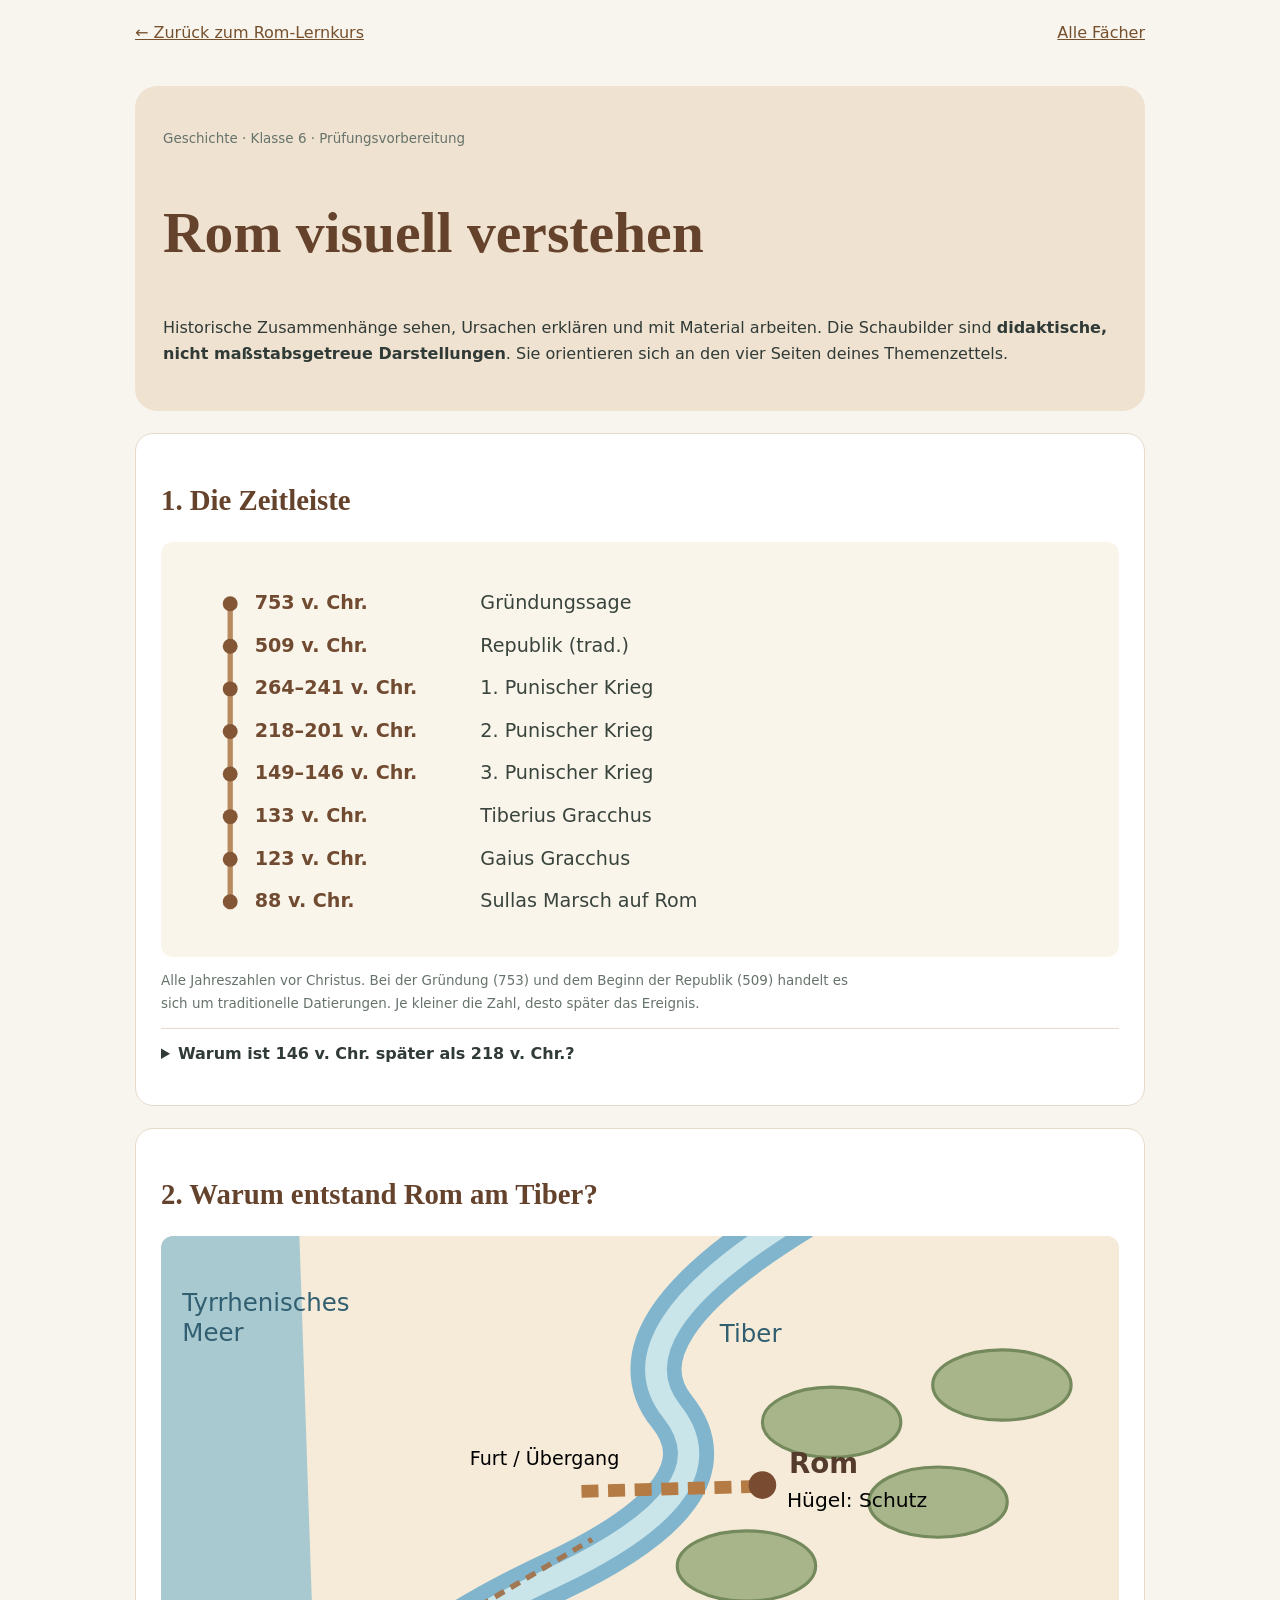
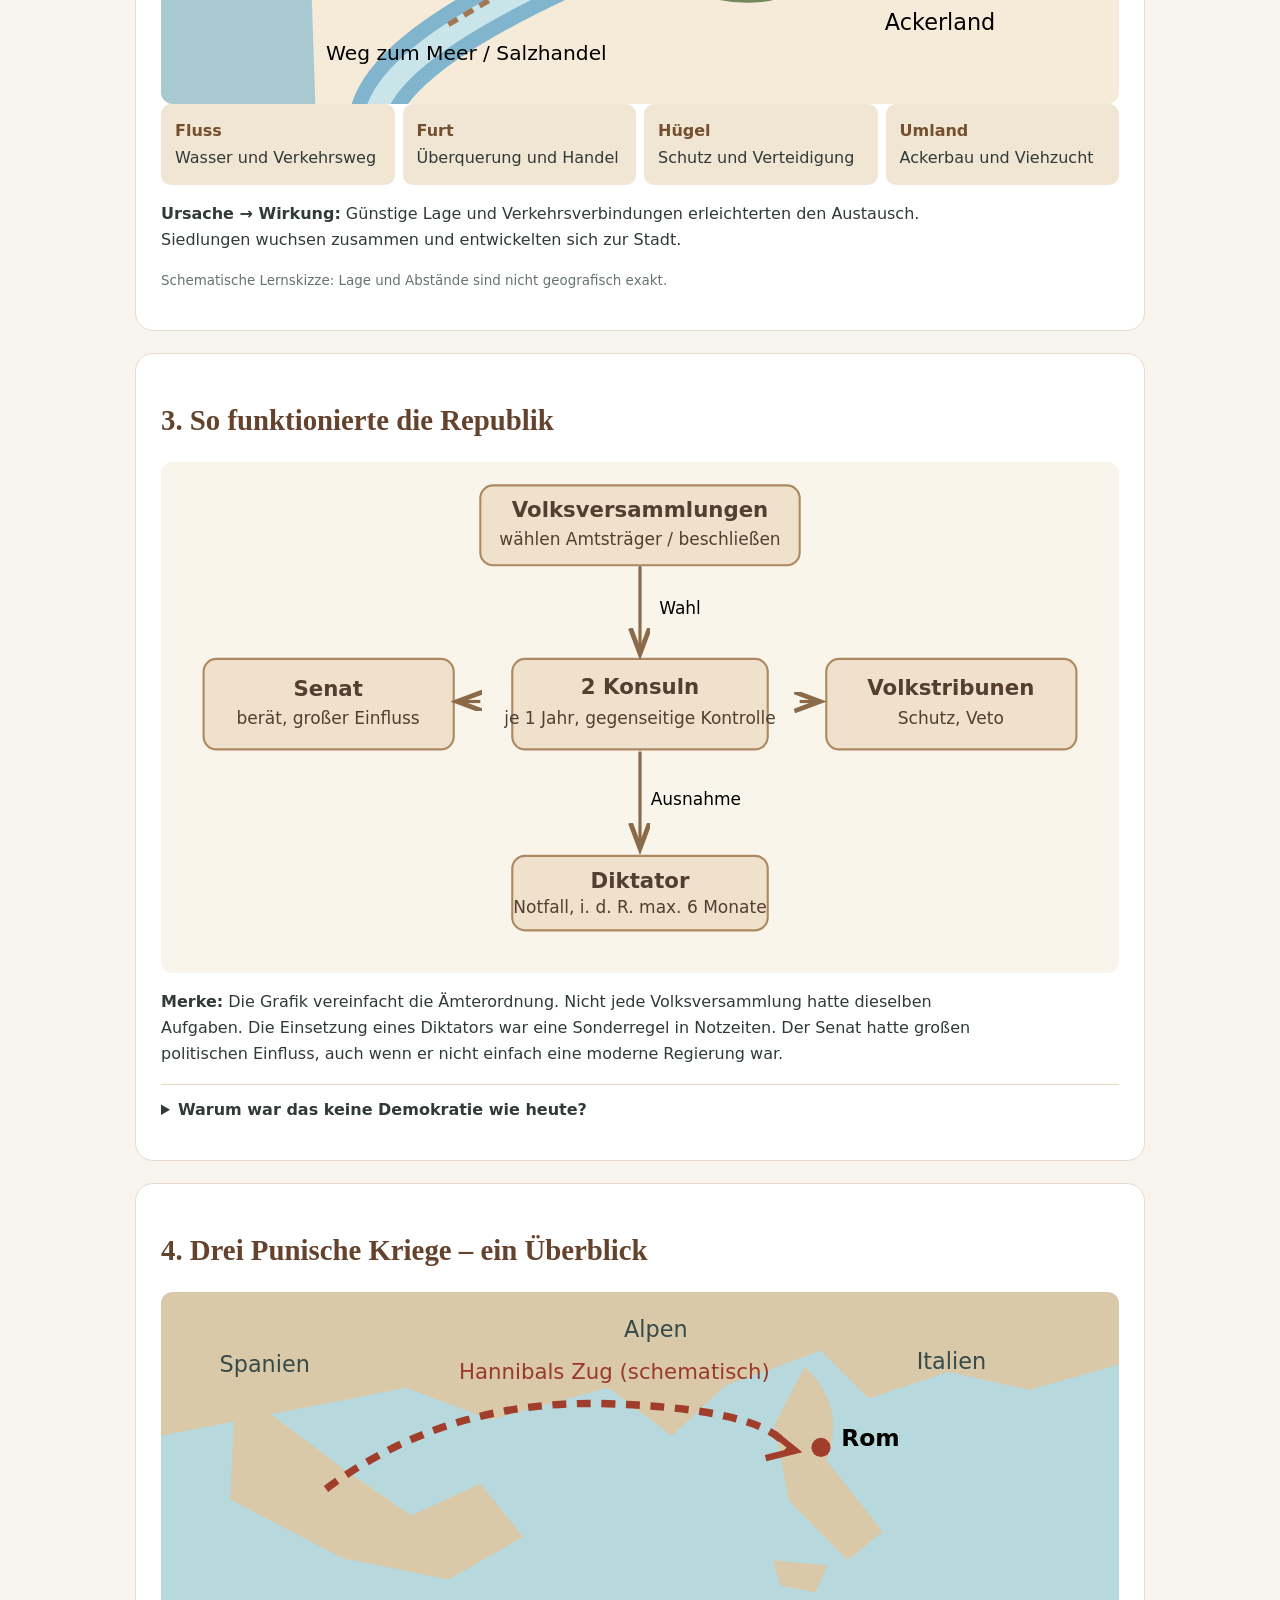
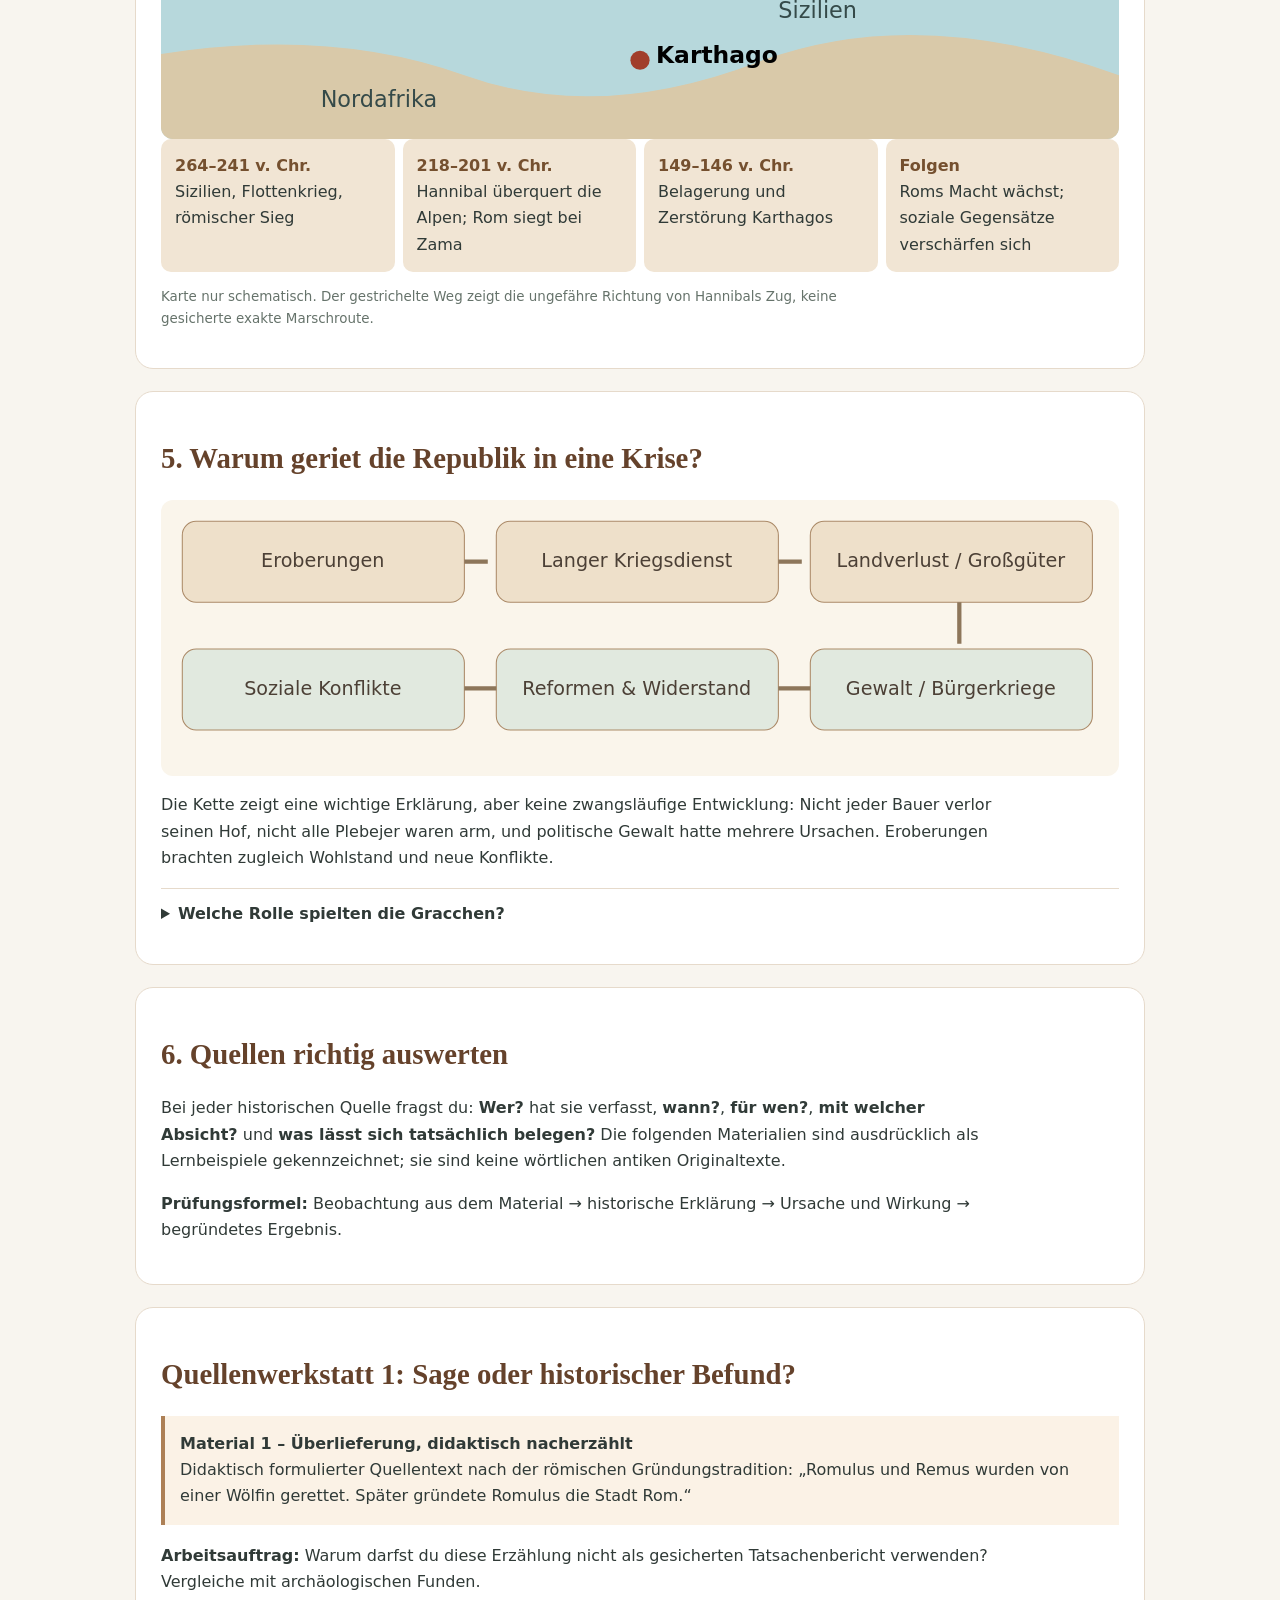
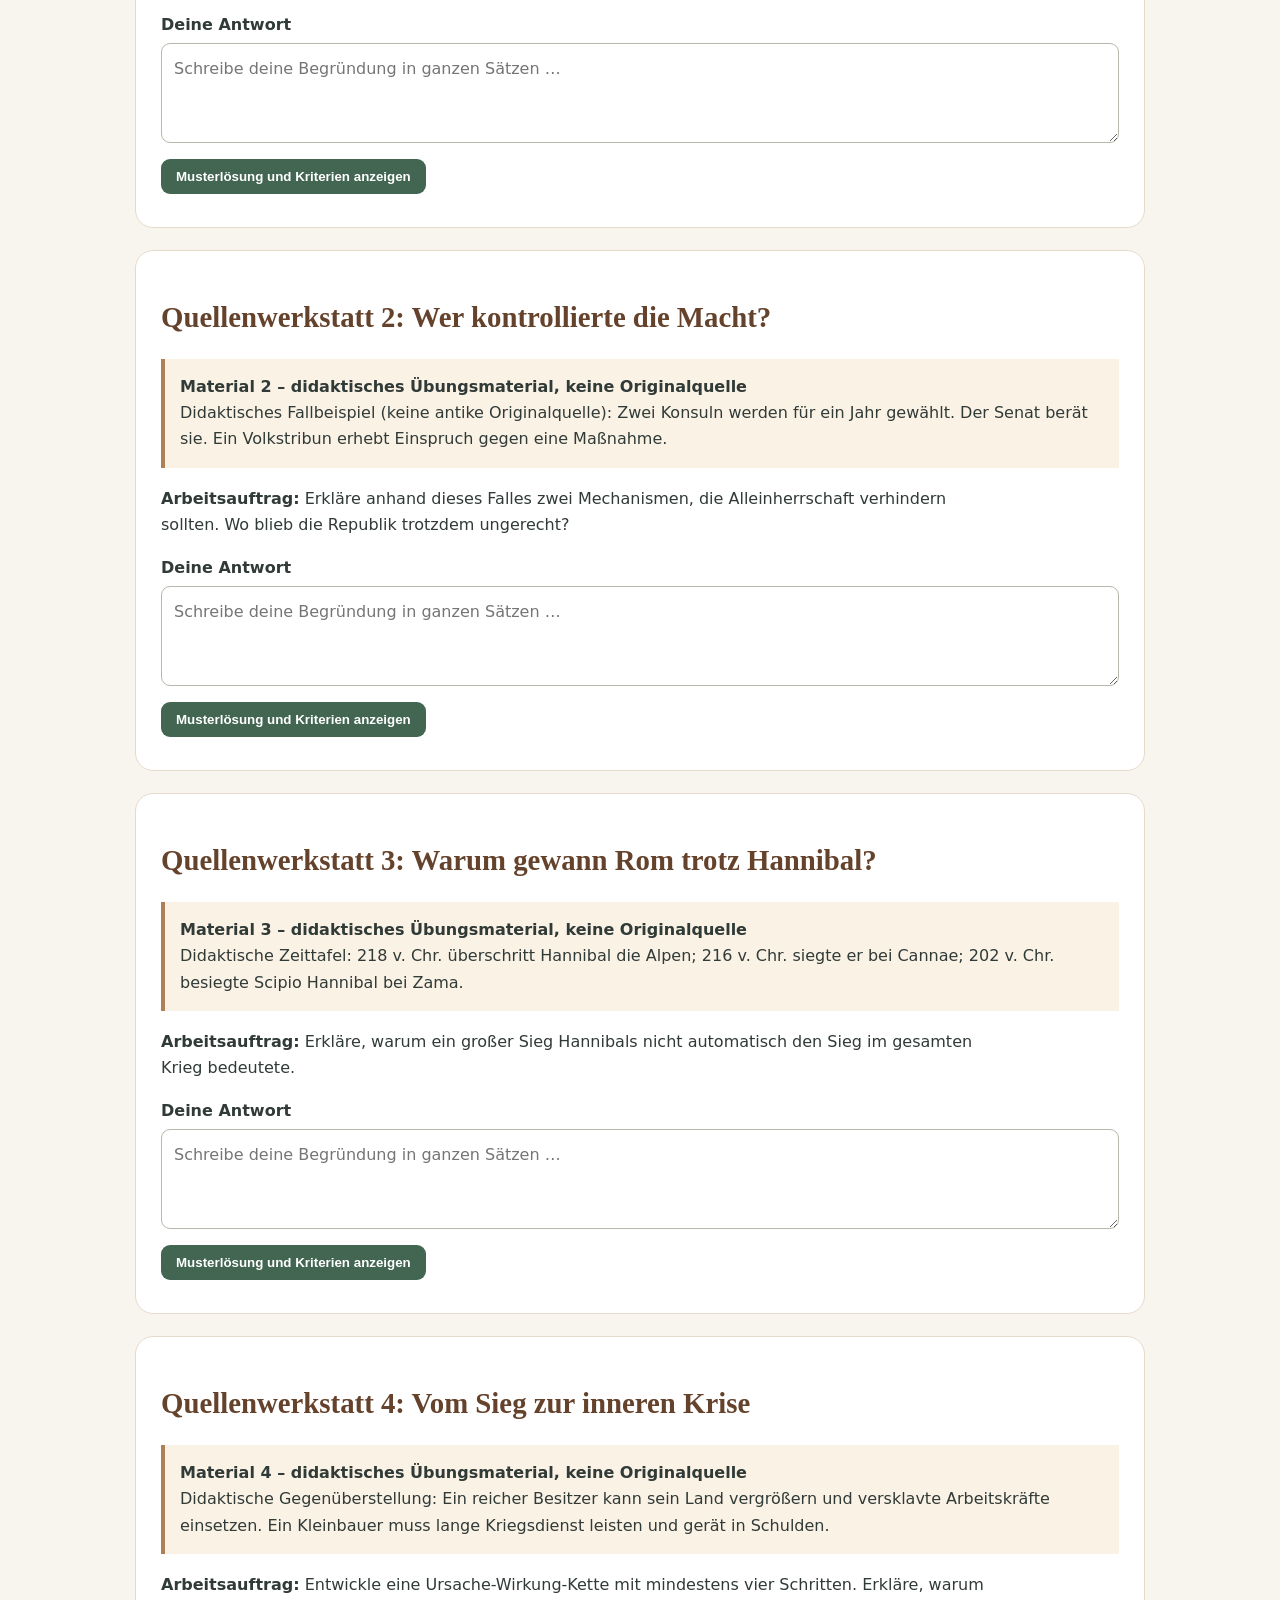
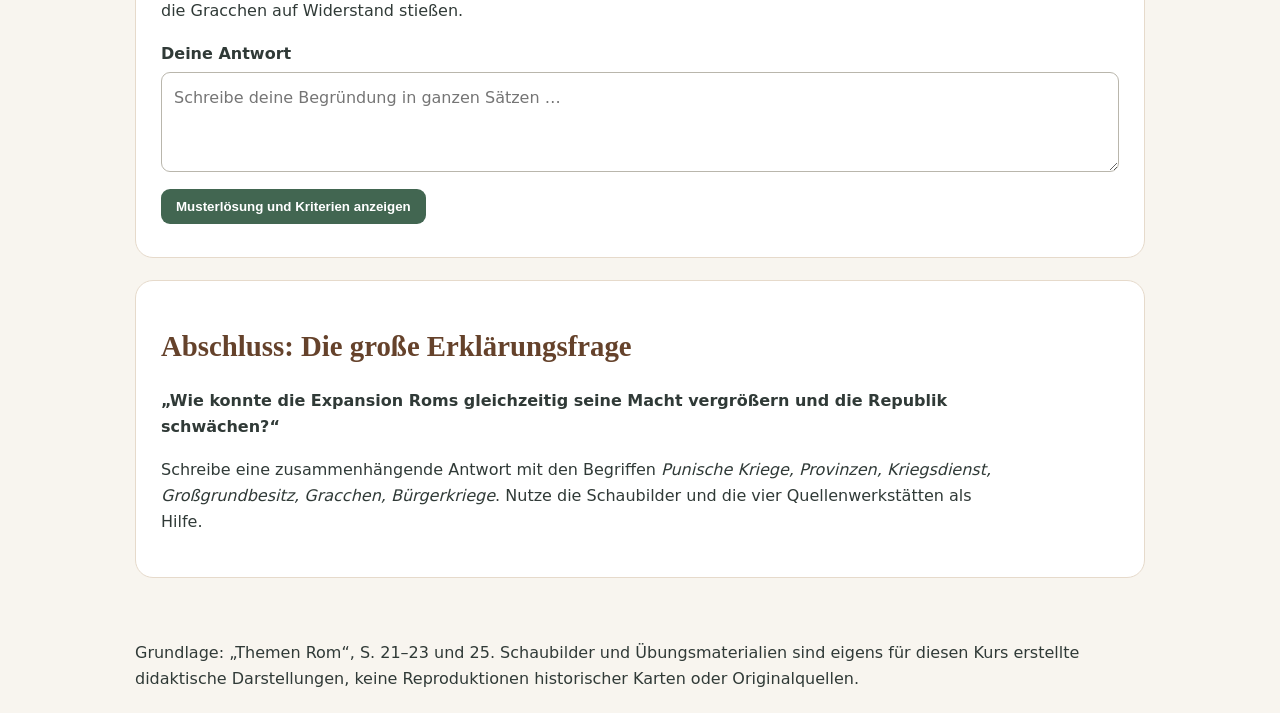
<file: geschichte/visualisierung.html>
<!doctype html><html lang="de"><head><meta charset="utf-8"><meta name="viewport" content="width=device-width,initial-scale=1"><title>Rom visuell verstehen · Lernwelten</title><style>:root{font-family:system-ui,'Segoe UI',sans-serif;background:#f8f5ef;color:#303a37}*{box-sizing:border-box}body{margin:0;line-height:1.65}header,main,footer{max-width:1050px;margin:auto;padding:20px}header{display:flex;justify-content:space-between;gap:15px;flex-wrap:wrap}a{color:#76502d}h1,h2{font-family:Georgia,serif;color:#65422b;line-height:1.2}h1{font-size:clamp(2.2rem,6vw,3.6rem)}h2{font-size:1.8rem}.intro{background:#efe2d0;padding:28px;border-radius:22px}.panel{background:white;border:1px solid #e6dacb;border-radius:18px;padding:25px;margin:22px 0}.panel p{max-width:82ch}.diagram{width:100%;height:auto;display:block;border-radius:12px;background:#faf5eb}.key{display:flex;flex-wrap:wrap;gap:12px;margin:12px 0}.key span{font-size:.83rem;padding:4px 9px;border-radius:8px;background:#f3e7d8}.source{border-left:4px solid #ad8056;background:#fbf2e6;padding:15px;margin:18px 0}.source strong{display:block}details{padding:12px 0;border-top:1px solid #e6dacb}summary{cursor:pointer;font-weight:750}.quiz label{display:block;margin:10px 0 5px;font-weight:650}.quiz textarea{width:100%;min-height:100px;border:1px solid #b9b6ac;border-radius:9px;padding:12px;font:inherit}.quiz button{background:#426651;border:0;color:white;padding:10px 15px;border-radius:9px;font-weight:750;cursor:pointer;margin:8px 6px 8px 0}.feedback{background:#edf4e9;padding:12px;border-radius:9px}.small{font-size:.84rem;color:#66736b}.steps{display:grid;grid-template-columns:repeat(4,1fr);gap:8px}.steps div{background:#f1e5d4;padding:14px;border-radius:10px}.steps b{display:block;color:#75502f}@media(max-width:650px){.panel,.intro{padding:17px}.steps{grid-template-columns:1fr 1fr}}@media print{button{display:none}.panel{break-inside:avoid}}</style></head><body><header><a href="./index.html">← Zurück zum Rom-Lernkurs</a><a href="../index.html">Alle Fächer</a></header><main><section class="intro"><p class="small">Geschichte · Klasse 6 · Prüfungsvorbereitung</p><h1>Rom visuell verstehen</h1><p>Historische Zusammenhänge sehen, Ursachen erklären und mit Material arbeiten. Die Schaubilder sind <b>didaktische, nicht maßstabsgetreue Darstellungen</b>. Sie orientieren sich an den vier Seiten deines Themenzettels.</p></section><section class="panel"><h2>1. Die Zeitleiste</h2><svg class="diagram" viewBox="0 0 900 390" role="img" aria-label="Zeitleiste der römischen Geschichte von 753 bis 88 vor Christus, mit Gründungssage, Republik, Punischen Kriegen und Krise"><path d="M65 60V345" stroke="#b88a60" stroke-width="5"/><circle cx="65" cy="58" r="7" fill="#835636"/><text x="88" y="63" font-size="18" font-weight="bold" fill="#714b31">753 v. Chr.</text><text x="300" y="63" font-size="18" fill="#39443d">Gründungssage</text><circle cx="65" cy="98" r="7" fill="#835636"/><text x="88" y="103" font-size="18" font-weight="bold" fill="#714b31">509 v. Chr.</text><text x="300" y="103" font-size="18" fill="#39443d">Republik (trad.)</text><circle cx="65" cy="138" r="7" fill="#835636"/><text x="88" y="143" font-size="18" font-weight="bold" fill="#714b31">264–241 v. Chr.</text><text x="300" y="143" font-size="18" fill="#39443d">1. Punischer Krieg</text><circle cx="65" cy="178" r="7" fill="#835636"/><text x="88" y="183" font-size="18" font-weight="bold" fill="#714b31">218–201 v. Chr.</text><text x="300" y="183" font-size="18" fill="#39443d">2. Punischer Krieg</text><circle cx="65" cy="218" r="7" fill="#835636"/><text x="88" y="223" font-size="18" font-weight="bold" fill="#714b31">149–146 v. Chr.</text><text x="300" y="223" font-size="18" fill="#39443d">3. Punischer Krieg</text><circle cx="65" cy="258" r="7" fill="#835636"/><text x="88" y="263" font-size="18" font-weight="bold" fill="#714b31">133 v. Chr.</text><text x="300" y="263" font-size="18" fill="#39443d">Tiberius Gracchus</text><circle cx="65" cy="298" r="7" fill="#835636"/><text x="88" y="303" font-size="18" font-weight="bold" fill="#714b31">123 v. Chr.</text><text x="300" y="303" font-size="18" fill="#39443d">Gaius Gracchus</text><circle cx="65" cy="338" r="7" fill="#835636"/><text x="88" y="343" font-size="18" font-weight="bold" fill="#714b31">88 v. Chr.</text><text x="300" y="343" font-size="18" fill="#39443d">Sullas Marsch auf Rom</text></svg><p class="small">Alle Jahreszahlen vor Christus. Bei der Gründung (753) und dem Beginn der Republik (509) handelt es sich um traditionelle Datierungen. Je kleiner die Zahl, desto später das Ereignis.</p><details><summary>Warum ist 146 v. Chr. später als 218 v. Chr.?</summary><p>Die Jahreszahlen vor Christus zählen rückwärts auf den Beginn unserer Zeitrechnung zu. 146 liegt deshalb zeitlich nach 218.</p></details></section><section class="panel"><h2>2. Warum entstand Rom am Tiber?</h2><svg class="diagram" viewBox="0 0 900 440" role="img" aria-label="Schematische Karte der Lage Roms am Tiber mit Hügeln, Furt, Meer, Ackerland und Handelswegen"><rect width="900" height="440" fill="#f6ebd9"/><path d="M0 0H130L145 440H0Z" fill="#a9c9d0"/><text x="20" y="70" font-size="23" fill="#315f71">Tyrrhenisches</text><text x="20" y="99" font-size="23" fill="#315f71">Meer</text><path d="M600 -20Q420 90 480 165T370 320T200 460" fill="none" stroke="#81b5ce" stroke-width="48"/><path d="M600 -20Q420 90 480 165T370 320T200 460" fill="none" stroke="#c9e5e9" stroke-width="20"/><text x="525" y="100" font-size="23" fill="#315f71">Tiber</text><g fill="#a8b58b" stroke="#74895c" stroke-width="3"><ellipse cx="630" cy="175" rx="65" ry="33"/><ellipse cx="730" cy="250" rx="65" ry="33"/><ellipse cx="550" cy="310" rx="65" ry="33"/><ellipse cx="790" cy="140" rx="65" ry="33"/></g><path d="M395 240L570 235" stroke="#b47b45" stroke-width="12" stroke-dasharray="16 9"/><circle cx="565" cy="234" r="13" fill="#794c31"/><text x="590" y="223" font-size="26" font-weight="bold" fill="#553b2c">Rom</text><text x="588" y="255" font-size="19">Hügel: Schutz</text><text x="290" y="215" font-size="18">Furt / Übergang</text><path d="M270 365L405 285" stroke="#a17853" stroke-width="5" stroke-dasharray="10 7"/><text x="155" y="398" font-size="19">Weg zum Meer / Salzhandel</text><text x="680" y="370" font-size="21">Ackerland</text></svg><div class="steps"><div><b>Fluss</b>Wasser und Verkehrsweg</div><div><b>Furt</b>Überquerung und Handel</div><div><b>Hügel</b>Schutz und Verteidigung</div><div><b>Umland</b>Ackerbau und Viehzucht</div></div><p><b>Ursache → Wirkung:</b> Günstige Lage und Verkehrsverbindungen erleichterten den Austausch. Siedlungen wuchsen zusammen und entwickelten sich zur Stadt.</p><p class="small">Schematische Lernskizze: Lage und Abstände sind nicht geografisch exakt.</p></section><section class="panel"><h2>3. So funktionierte die Republik</h2><svg class="diagram" viewBox="0 0 900 480" role="img" aria-label="Vereinfachtes Schaubild der römischen Republik: Volksversammlungen wählen zwei Konsuln, Senat berät, Volkstribunen schützen Plebejer, Diktator in Notlagen"><defs><marker id="arr" markerWidth="10" markerHeight="10" refX="8" refY="3" orient="auto"><path d="M0 0L8 3L0 6" fill="none" stroke="#8b6a49" stroke-width="1.5"/></marker></defs><g fill="#efe1cb" stroke="#ac8962" stroke-width="2"><rect x="300" y="22" width="300" height="75" rx="12"/><rect x="40" y="185" width="235" height="85" rx="12"/><rect x="330" y="185" width="240" height="85" rx="12"/><rect x="625" y="185" width="235" height="85" rx="12"/><rect x="330" y="370" width="240" height="70" rx="12"/></g><g text-anchor="middle" font-size="20" fill="#533e30"><text x="450" y="52" font-weight="bold">Volksversammlungen</text><text x="450" y="78" font-size="16">wählen Amtsträger / beschließen</text><text x="157" y="220" font-weight="bold">Senat</text><text x="157" y="246" font-size="16">berät, großer Einfluss</text><text x="450" y="218" font-weight="bold">2 Konsuln</text><text x="450" y="246" font-size="16">je 1 Jahr, gegenseitige Kontrolle</text><text x="742" y="219" font-weight="bold">Volkstribunen</text><text x="742" y="246" font-size="16">Schutz, Veto</text><text x="450" y="400" font-weight="bold">Diktator</text><text x="450" y="424" font-size="16">Notfall, i. d. R. max. 6 Monate</text></g><g fill="none" stroke="#8b6a49" stroke-width="3" marker-end="url(#arr)"><path d="M450 98V180"/><path d="M300 225H278"/><path d="M600 225H619"/><path d="M450 272V363"/></g><text x="468" y="143" font-size="16">Wahl</text><text x="460" y="322" font-size="16">Ausnahme</text></svg><p><b>Merke:</b> Die Grafik vereinfacht die Ämterordnung. Nicht jede Volksversammlung hatte dieselben Aufgaben. Die Einsetzung eines Diktators war eine Sonderregel in Notzeiten. Der Senat hatte großen politischen Einfluss, auch wenn er nicht einfach eine moderne Regierung war.</p><details><summary>Warum war das keine Demokratie wie heute?</summary><p>Politische Teilhabe war begrenzt, Ämter und Einfluss waren ungleich verteilt. Frauen, Versklavte und Nichtbürger konnten nicht wie männliche römische Bürger politisch mitbestimmen.</p></details></section><section class="panel"><h2>4. Drei Punische Kriege – ein Überblick</h2><svg class="diagram" viewBox="0 0 900 420" role="img" aria-label="Schematische Karte des westlichen Mittelmeers mit Rom, Karthago, Sizilien, Spanien, Alpen und Hannibals Zug nach Italien"><rect width="900" height="420" fill="#b7d8dc"/><path d="M0 0H900V68L815 92L740 75L665 100L620 55L530 88L480 135L420 90L310 120L230 90L0 135Z" fill="#d9c9a9"/><path d="M0 340Q160 315 285 360T560 348T900 360V420H0Z" fill="#d9c9a9"/><path d="M605 70Q645 110 625 158L678 225L645 252L590 196L576 125Z" fill="#d9c9a9"/><path d="M575 252L626 257L615 282L582 276Z" fill="#d9c9a9"/><path d="M70 90L170 165L235 210L300 180L340 230L270 270L170 250L65 195Z" fill="#d9c9a9"/><g font-size="21" fill="#354a49"><text x="55" y="75">Spanien</text><text x="435" y="42">Alpen</text><text x="710" y="72">Italien</text><text x="580" y="306">Sizilien</text><text x="150" y="390">Nordafrika</text></g><circle cx="620" cy="146" r="9" fill="#a13e2b"/><text x="639" y="145" font-size="22" font-weight="bold">Rom</text><circle cx="450" cy="346" r="9" fill="#a13e2b"/><text x="465" y="349" font-size="22" font-weight="bold">Karthago</text><path d="M155 185Q270 100 420 105T590 148" fill="none" stroke="#a13e2b" stroke-width="7" stroke-dasharray="13 10"/><path d="M576 133L596 149L568 156" fill="none" stroke="#a13e2b" stroke-width="6"/><text x="280" y="82" font-size="20" fill="#9b3829">Hannibals Zug (schematisch)</text></svg><div class="steps"><div><b>264–241 v. Chr.</b>Sizilien, Flottenkrieg, römischer Sieg</div><div><b>218–201 v. Chr.</b>Hannibal überquert die Alpen; Rom siegt bei Zama</div><div><b>149–146 v. Chr.</b>Belagerung und Zerstörung Karthagos</div><div><b>Folgen</b>Roms Macht wächst; soziale Gegensätze verschärfen sich</div></div><p class="small">Karte nur schematisch. Der gestrichelte Weg zeigt die ungefähre Richtung von Hannibals Zug, keine gesicherte exakte Marschroute.</p></section><section class="panel"><h2>5. Warum geriet die Republik in eine Krise?</h2><svg class="diagram" viewBox="0 0 900 260" role="img" aria-label="Ursache-Wirkung-Kette der Krise: Eroberungen, Kriegsdienst, Landverlust, soziale Konflikte, Reformen, Gewalt und Bürgerkriege"><g><rect x="20" y="20" width="265" height="76" rx="13" fill="#eee0ca" stroke="#ac8b69"/><text x="152" y="63" font-size="18" text-anchor="middle" fill="#4c4036">Eroberungen</text><rect x="315" y="20" width="265" height="76" rx="13" fill="#eee0ca" stroke="#ac8b69"/><text x="447" y="63" font-size="18" text-anchor="middle" fill="#4c4036">Langer Kriegsdienst</text><rect x="610" y="20" width="265" height="76" rx="13" fill="#eee0ca" stroke="#ac8b69"/><text x="742" y="63" font-size="18" text-anchor="middle" fill="#4c4036">Landverlust / Großgüter</text><rect x="20" y="140" width="265" height="76" rx="13" fill="#e1e9df" stroke="#ac8b69"/><text x="152" y="183" font-size="18" text-anchor="middle" fill="#4c4036">Soziale Konflikte</text><rect x="315" y="140" width="265" height="76" rx="13" fill="#e1e9df" stroke="#ac8b69"/><text x="447" y="183" font-size="18" text-anchor="middle" fill="#4c4036">Reformen & Widerstand</text><rect x="610" y="140" width="265" height="76" rx="13" fill="#e1e9df" stroke="#ac8b69"/><text x="742" y="183" font-size="18" text-anchor="middle" fill="#4c4036">Gewalt / Bürgerkriege</text></g><g stroke="#8d765a" stroke-width="4" fill="none"><path d="M285 58H307m273 0h22M750 96V135M610 177H580M315 177H285"/></g></svg><p>Die Kette zeigt eine wichtige Erklärung, aber keine zwangsläufige Entwicklung: Nicht jeder Bauer verlor seinen Hof, nicht alle Plebejer waren arm, und politische Gewalt hatte mehrere Ursachen. Eroberungen brachten zugleich Wohlstand und neue Konflikte.</p><details><summary>Welche Rolle spielten die Gracchen?</summary><p>Tiberius und Gaius Gracchus versuchten, soziale Probleme durch Landverteilung und weitere Reformen zu lindern. Mächtige Gegner leisteten Widerstand; die Konflikte eskalierten in Gewalt.</p></details></section><section class="panel"><h2>6. Quellen richtig auswerten</h2><p>Bei jeder historischen Quelle fragst du: <b>Wer?</b> hat sie verfasst, <b>wann?</b>, <b>für wen?</b>, <b>mit welcher Absicht?</b> und <b>was lässt sich tatsächlich belegen?</b> Die folgenden Materialien sind ausdrücklich als Lernbeispiele gekennzeichnet; sie sind keine wörtlichen antiken Originaltexte.</p><p><b>Prüfungsformel:</b> Beobachtung aus dem Material → historische Erklärung → Ursache und Wirkung → begründetes Ergebnis.</p></section><section class="panel quiz" id="a1"><h2>Quellenwerkstatt 1: Sage oder historischer Befund?</h2><div class="source"><strong>Material 1 – Überlieferung, didaktisch nacherzählt</strong>Didaktisch formulierter Quellentext nach der römischen Gründungstradition: „Romulus und Remus wurden von einer Wölfin gerettet. Später gründete Romulus die Stadt Rom.“</div><p><b>Arbeitsauftrag:</b> Warum darfst du diese Erzählung nicht als gesicherten Tatsachenbericht verwenden? Vergleiche mit archäologischen Funden.</p><label for="ans0">Deine Antwort</label><textarea id="ans0" placeholder="Schreibe deine Begründung in ganzen Sätzen …"></textarea><div><button type="button" data-reveal="0" aria-controls="sol0" aria-expanded="false">Musterlösung und Kriterien anzeigen</button></div><div class="feedback" id="sol0" hidden><p><b>Musterlösung:</b> Die Geschichte ist eine später überlieferte Sage. Sie zeigt römische Vorstellungen von der eigenen Herkunft, beweist aber keine tatsächliche Rettung durch eine Wölfin. Funde weisen auf eine schrittweise Entwicklung mehrerer Siedlungen hin.</p><b>Selbstkontrolle</b><label style="font-weight:normal"><input type="checkbox" data-check="0"> Sage als Überlieferung erkannt</label><label style="font-weight:normal"><input type="checkbox" data-check="0"> historische Belege von Erzählung unterschieden</label><label style="font-weight:normal"><input type="checkbox" data-check="0"> archäologische Entwicklung erklärt</label><p id="score0" class="small">0 von 3 Kriterien markiert</p></div></section><section class="panel quiz" id="a2"><h2>Quellenwerkstatt 2: Wer kontrollierte die Macht?</h2><div class="source"><strong>Material 2 – didaktisches Übungsmaterial, keine Originalquelle</strong>Didaktisches Fallbeispiel (keine antike Originalquelle): Zwei Konsuln werden für ein Jahr gewählt. Der Senat berät sie. Ein Volkstribun erhebt Einspruch gegen eine Maßnahme.</div><p><b>Arbeitsauftrag:</b> Erkläre anhand dieses Falles zwei Mechanismen, die Alleinherrschaft verhindern sollten. Wo blieb die Republik trotzdem ungerecht?</p><label for="ans1">Deine Antwort</label><textarea id="ans1" placeholder="Schreibe deine Begründung in ganzen Sätzen …"></textarea><div><button type="button" data-reveal="1" aria-controls="sol1" aria-expanded="false">Musterlösung und Kriterien anzeigen</button></div><div class="feedback" id="sol1" hidden><p><b>Musterlösung:</b> Die zwei Konsuln begrenzten einander, und die Amtszeit war kurz. Ein Volkstribun konnte bestimmte Maßnahmen mit einem Veto stoppen. Dennoch waren politische Rechte und Einfluss ungleich verteilt; Frauen, Versklavte und Nichtbürger waren ausgeschlossen.</p><b>Selbstkontrolle</b><label style="font-weight:normal"><input type="checkbox" data-check="1"> zwei Konsuln / Kollegialität</label><label style="font-weight:normal"><input type="checkbox" data-check="1"> Amtszeit oder Veto</label><label style="font-weight:normal"><input type="checkbox" data-check="1"> politische Ausschlüsse benannt</label><p id="score1" class="small">0 von 3 Kriterien markiert</p></div></section><section class="panel quiz" id="a3"><h2>Quellenwerkstatt 3: Warum gewann Rom trotz Hannibal?</h2><div class="source"><strong>Material 3 – didaktisches Übungsmaterial, keine Originalquelle</strong>Didaktische Zeittafel: 218 v. Chr. überschritt Hannibal die Alpen; 216 v. Chr. siegte er bei Cannae; 202 v. Chr. besiegte Scipio Hannibal bei Zama.</div><p><b>Arbeitsauftrag:</b> Erkläre, warum ein großer Sieg Hannibals nicht automatisch den Sieg im gesamten Krieg bedeutete.</p><label for="ans2">Deine Antwort</label><textarea id="ans2" placeholder="Schreibe deine Begründung in ganzen Sätzen …"></textarea><div><button type="button" data-reveal="2" aria-controls="sol2" aria-expanded="false">Musterlösung und Kriterien anzeigen</button></div><div class="feedback" id="sol2" hidden><p><b>Musterlösung:</b> Eine einzelne Schlacht entschied den langen Krieg nicht. Rom hielt trotz schwerer Niederlagen durch, änderte seine Strategie und griff Karthagos Machtbasis an. Schließlich besiegte Scipio Hannibal in Nordafrika.</p><b>Selbstkontrolle</b><label style="font-weight:normal"><input type="checkbox" data-check="2"> Cannae als Teilerfolg eingeordnet</label><label style="font-weight:normal"><input type="checkbox" data-check="2"> Roms Durchhaltefähigkeit und Strategie</label><label style="font-weight:normal"><input type="checkbox" data-check="2"> Zama als Kriegsentscheidung</label><p id="score2" class="small">0 von 3 Kriterien markiert</p></div></section><section class="panel quiz" id="a4"><h2>Quellenwerkstatt 4: Vom Sieg zur inneren Krise</h2><div class="source"><strong>Material 4 – didaktisches Übungsmaterial, keine Originalquelle</strong>Didaktische Gegenüberstellung: Ein reicher Besitzer kann sein Land vergrößern und versklavte Arbeitskräfte einsetzen. Ein Kleinbauer muss lange Kriegsdienst leisten und gerät in Schulden.</div><p><b>Arbeitsauftrag:</b> Entwickle eine Ursache-Wirkung-Kette mit mindestens vier Schritten. Erkläre, warum die Gracchen auf Widerstand stießen.</p><label for="ans3">Deine Antwort</label><textarea id="ans3" placeholder="Schreibe deine Begründung in ganzen Sätzen …"></textarea><div><button type="button" data-reveal="3" aria-controls="sol3" aria-expanded="false">Musterlösung und Kriterien anzeigen</button></div><div class="feedback" id="sol3" hidden><p><b>Musterlösung:</b> Eroberungen führten zu Kriegsdienst und Gewinnen. Einige Kleinbauern verloren Land, während Großgüter wuchsen. Landnot und Armut lösten Reformforderungen aus. Die Gracchen wollten Staatsland umverteilen, was mächtige Interessen bedrohte. Die Konflikte führten zu Gewalt und verstärkten die Krise.</p><b>Selbstkontrolle</b><label style="font-weight:normal"><input type="checkbox" data-check="3"> Kriegsdienst und Landverlust</label><label style="font-weight:normal"><input type="checkbox" data-check="3"> Großgrundbesitz / soziale Ungleichheit</label><label style="font-weight:normal"><input type="checkbox" data-check="3"> Gracchische Reformen</label><label style="font-weight:normal"><input type="checkbox" data-check="3"> Widerstand und Gewalt</label><p id="score3" class="small">0 von 4 Kriterien markiert</p></div></section><section class="panel"><h2>Abschluss: Die große Erklärungsfrage</h2><p><b>„Wie konnte die Expansion Roms gleichzeitig seine Macht vergrößern und die Republik schwächen?“</b></p><p>Schreibe eine zusammenhängende Antwort mit den Begriffen <i>Punische Kriege, Provinzen, Kriegsdienst, Großgrundbesitz, Gracchen, Bürgerkriege</i>. Nutze die Schaubilder und die vier Quellenwerkstätten als Hilfe.</p></section></main><footer>Grundlage: „Themen Rom“, S. 21–23 und 25. Schaubilder und Übungsmaterialien sind eigens für diesen Kurs erstellte didaktische Darstellungen, keine Reproduktionen historischer Karten oder Originalquellen.</footer><script>document.querySelectorAll('[data-reveal]').forEach(b=>b.addEventListener('click',()=>{const e=document.getElementById('sol'+b.dataset.reveal);e.hidden=!e.hidden;b.setAttribute('aria-expanded',String(!e.hidden));b.textContent=e.hidden?'Musterlösung und Kriterien anzeigen':'Musterlösung ausblenden'}));document.querySelectorAll('[data-check]').forEach(c=>c.addEventListener('change',()=>{const i=c.dataset.check;const all=[...document.querySelectorAll('[data-check="'+i+'"]')];document.getElementById('score'+i).textContent=all.filter(x=>x.checked).length+' von '+all.length+' Kriterien markiert'}));</script></body></html>
</file>
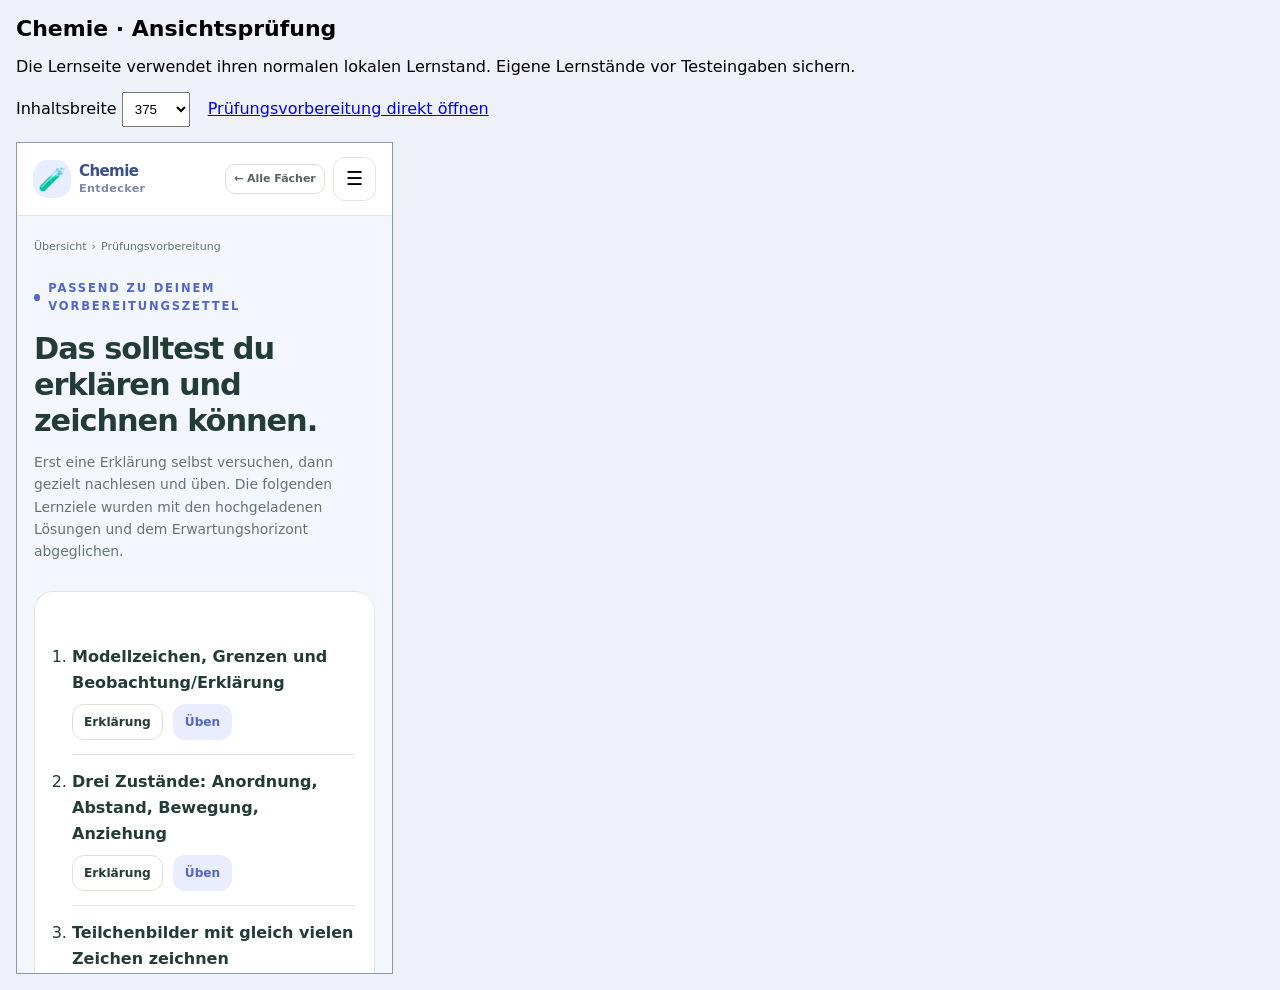
<file: chemie/tests/viewports.html>
<!doctype html><html lang="de"><meta charset="utf-8"><meta name="viewport" content="width=device-width,initial-scale=1"><title>Chemie · Ansichtsprüfung</title>
<style>body{font:16px system-ui;background:#eef1f7;margin:16px}label{display:inline-block;margin-right:18px}select{padding:8px}iframe{display:block;box-sizing:content-box;width:375px;height:830px;border:1px solid #8c99b5;margin-top:15px;background:white}h1{font-size:22px}</style>
<h1>Chemie · Ansichtsprüfung</h1><p>Die Lernseite verwendet ihren normalen lokalen Lernstand. Eigene Lernstände vor Testeingaben sichern.</p><label>Inhaltsbreite <select id="width"><option>375</option><option>390</option><option>768</option><option>1280</option></select></label><a href="../../chemie.html#/preparation">Prüfungsvorbereitung direkt öffnen</a><iframe title="Chemie Testansicht" src="../../chemie.html#/preparation"></iframe>
<script>document.querySelector('#width').addEventListener('change',e=>document.querySelector('iframe').style.width=e.target.value+'px');</script></html>
</file>
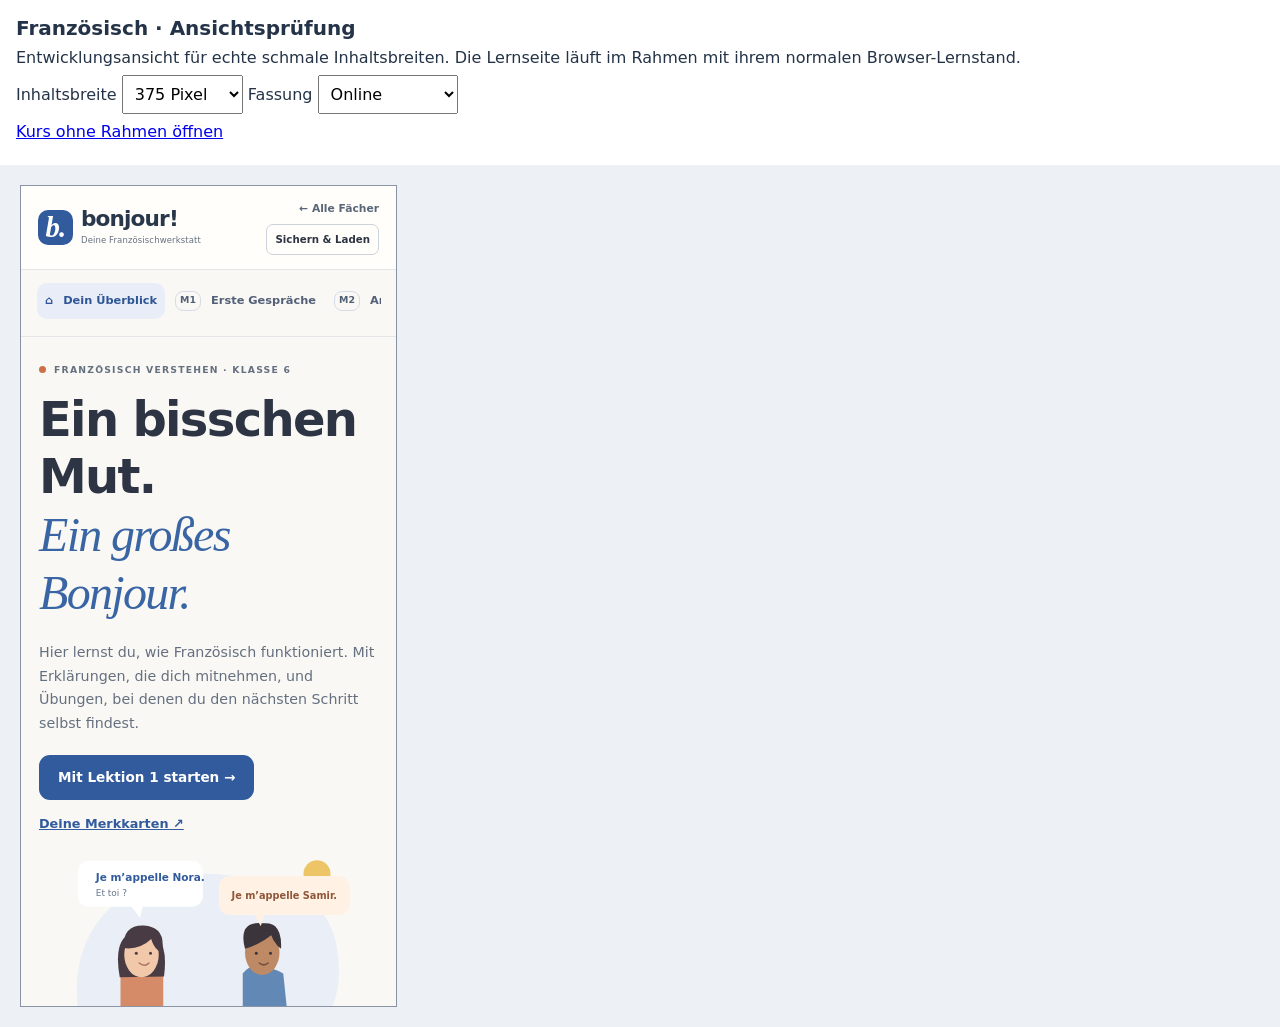
<file: franzoesisch/tests/viewports.html>
<!doctype html>
<html lang="de">
<meta charset="utf-8">
<meta name="viewport" content="width=device-width,initial-scale=1">
<title>Französisch · Ansichtsprüfung</title>
<style>
  * { box-sizing: border-box; }
  body { margin: 0; font: 16px system-ui, sans-serif; background: #edf0f5; color: #243347; }
  header { padding: 16px; background: white; }
  h1 { font-size: 20px; margin: 0 0 8px; }
  p { margin: 8px 0; }
  select { padding: 8px; font: inherit; }
  iframe { box-sizing: content-box; display: block; border: 1px solid #8993a4; height: 820px; margin: 20px; background: white; }
</style>
<header>
  <h1>Französisch · Ansichtsprüfung</h1>
  <p>Entwicklungsansicht für echte schmale Inhaltsbreiten. Die Lernseite läuft im Rahmen mit ihrem normalen Browser-Lernstand.</p>
  <label for="width">Inhaltsbreite</label>
  <select id="width"><option value="375">375 Pixel</option><option value="390">390 Pixel</option><option value="768">768 Pixel</option><option value="1280">1280 Pixel</option></select>
  <label for="edition">Fassung</label>
  <select id="edition"><option value="../index.html">Online</option><option value="../offline.html">Offline-Paket</option></select>
  <p><a href="../index.html">Kurs ohne Rahmen öffnen</a></p>
</header>
<iframe title="Französisch Testansicht" src="../index.html" style="width:375px"></iframe>
<script>
  const frame = document.querySelector('iframe');
  document.querySelector('#width').addEventListener('change', event => { frame.style.width = event.target.value + 'px'; });
  document.querySelector('#edition').addEventListener('change', event => { frame.src = event.target.value; });
</script>
</html>
</file>
<file: portal.css>
:root{font-family:'Trebuchet MS',system-ui,-apple-system,'Segoe UI',sans-serif;color:#39483f;background:#faf8f3;line-height:1.6;font-size:16px;--green:#426651;--line:#e4e7dd}*{box-sizing:border-box}body{margin:0}a{color:inherit}a:focus-visible{outline:3px solid #b4813b;outline-offset:5px}h1,h2,h3,p{margin:0}h1,h2,h3{line-height:1.15;letter-spacing:-.04em}svg{display:block;width:100%;height:auto}.skip{position:absolute;top:-100px;left:20px;background:white;padding:12px;z-index:10}.skip:focus{top:10px}header{max-width:1240px;margin:auto;padding:25px 36px;display:flex;justify-content:space-between;align-items:center;border-bottom:1px solid var(--line)}.brand{display:flex;align-items:center;gap:12px;text-decoration:none;font-weight:850;font-size:1.2rem;line-height:1.3}.brand-mark{display:grid;place-items:center;width:43px;height:43px;background:#e7ede0;border-radius:13px;color:#648267;font-size:1.65rem}.brand small{display:block;font-size:.65rem;font-weight:500;color:#8a9589;letter-spacing:.015em;margin-top:3px}.grade{font-size:.62rem;font-weight:800;letter-spacing:.11em;color:#7e8b7b}.grade span{margin:0 7px}main{max-width:1240px;padding:0 36px;margin:auto}.intro{display:grid;grid-template-columns:1.35fr 1fr;gap:20px;align-items:center;padding:52px 0 45px}.eyebrow{font-size:.65rem;letter-spacing:.16em;font-weight:800;color:#85917e;margin-bottom:15px}.intro .eyebrow span{color:#9aaf82;margin-right:6px}h1{font-size:clamp(2.7rem,4.6vw,4.1rem);color:#3c5142;font-weight:850}h1 em{font-style:normal;color:#7a9670}.lead{max-width:470px;font-size:.96rem;color:#7e8b7e;margin-top:20px;line-height:1.8}.jump{display:inline-flex;align-items:center;gap:18px;margin-top:23px;text-decoration:none;font-size:.8rem;font-weight:750;color:#526f55}.jump span{background:#e9eee2;border-radius:50%;height:27px;width:27px;text-align:center;font-size:1.1rem}.intro-art{padding:5px 35px;text-align:center;transform:rotate(-3deg)}.art-note{display:inline-block;font-size:.72rem;letter-spacing:.02em;color:#9b967f;transform:rotate(3deg);margin-top:8px}.section-head{display:flex;align-items:end;justify-content:space-between;margin:13px 0 25px}.section-head .eyebrow{margin-bottom:8px}h2{font-size:1.65rem;font-weight:800}.section-head>span{font-size:.72rem;color:#9aab94;letter-spacing:.03em}.subjects{scroll-margin-top:24px}.cards{display:grid;grid-template-columns:repeat(3,minmax(0,1fr));gap:21px}.subject{--color:#287c60;--tint:#e8f4eb;background:white;border:1px solid #dce7dd;border-radius:23px;overflow:hidden;display:flex;flex-direction:column;transition:transform .2s,box-shadow .2s}.chemistry{--color:#596bb5;--tint:#eef0ff;border-color:#dfe3f1}.values{--color:#a66334;--tint:#fff1db;border-color:#ebdfce}.subject:hover{transform:translateY(-4px);box-shadow:0 15px 25px #3d58430c}.subject-main{display:flex;flex-direction:column;flex:1;text-decoration:none}.illustration{background:var(--tint);position:relative;padding:22px 20px 14px}.illustration svg{height:145px}.subject-label{position:absolute;top:16px;left:20px;font-size:.57rem;font-weight:850;letter-spacing:.13em;color:var(--color)}.subject-copy{padding:24px 23px 20px;display:flex;flex-direction:column;flex:1}h3{font-size:1.3rem;font-weight:800}.subject-copy h3{color:var(--color)}.subject-copy>p{margin-top:13px;font-size:.83rem;line-height:1.85;color:#8a9589;min-height:77px}.tags{display:flex;flex-wrap:wrap;gap:6px;margin-top:17px}.tags span{border-radius:7px;padding:4px 7px;font-size:.58rem;color:var(--color);background:var(--tint)}.course-meta{margin-top:20px;font-size:.61rem;color:#9aa395;line-height:1.8}.course-meta span{margin:0 4px}.open{margin-top:17px;display:flex;justify-content:space-between;align-items:center;font-size:.83rem;font-weight:800;color:var(--color);padding-top:15px;border-top:1px solid var(--line)}.open>span{font-size:1.2rem}.download{text-decoration:none;margin:0 23px 19px;font-size:.65rem;color:#9aab95;align-self:flex-start}.download:hover{text-decoration:underline;color:var(--color)}.how{margin-top:48px;padding:29px;border-radius:21px;border:1px solid #e3e7d9;background:#f1f4eb;display:grid;grid-template-columns:1fr 1.6fr;gap:35px;align-items:center}.how .eyebrow{font-size:.57rem;margin-bottom:10px}.how h2{font-size:1.4rem;max-width:230px}.how ol{list-style:none;display:grid;grid-template-columns:repeat(3,minmax(0,1fr));gap:22px;padding:0;margin:0}.how li{display:flex;gap:11px;align-items:flex-start}.how li>span{height:26px;width:26px;flex-shrink:0;display:grid;place-items:center;background:white;border-radius:9px;color:#82917a;font-size:.7rem;font-weight:800}.how h3{font-size:.83rem;letter-spacing:-.02em}.how p{font-size:.69rem;margin-top:8px;line-height:1.75;color:#8b9783}.save-note{display:flex;gap:16px;padding:26px 6px 10px;color:#98a18f;max-width:1000px}.save-note>span{font-size:1.9rem;line-height:1.5;color:#a5b29b}.save-note p{font-size:.74rem;line-height:1.8}.save-note strong{color:#7a8b70}.save-note strong:after{content:' ' }footer{text-align:center;font-size:.63rem;color:#a5ad9c;padding:28px 0 26px;line-height:1.8}footer p+p{margin-top:4px}@media(min-width:1500px){.intro{padding-top:65px}.illustration svg{height:155px}}@media(max-width:1050px){header{padding:23px 26px}main{padding:0 26px}.cards{gap:15px}.subject-copy{padding:21px 18px}.subject-copy h3{font-size:1.17rem}.subject-copy>p{min-height:105px}.course-meta{min-height:33px}.download{margin-left:18px}.intro-art{padding:0 10px}.how{grid-template-columns:1fr;gap:22px}.how h2{max-width:none}}@media(max-width:750px){.grade{max-width:170px;text-align:right;line-height:1.8;font-size:.52rem}.grade span{margin:0 3px}.intro{grid-template-columns:1fr .7fr;padding:35px 0 32px;gap:6px}h1{font-size:2.6rem}.intro-art{padding:0}.lead{font-size:.85rem}.eyebrow{font-size:.53rem}.art-note{font-size:.6rem}.section-head{align-items:start}.section-head>span{display:none}.cards{grid-template-columns:1fr}.subject{display:grid;grid-template-columns:1fr}.subject-main{display:grid;grid-template-columns:180px 1fr}.illustration{display:flex;align-items:center;justify-content:center}.illustration svg{height:auto}.subject-copy>p{min-height:0}.subject-copy{padding:24px}.tags{margin-top:12px}.course-meta{margin-top:12px;min-height:0}.open{margin-top:12px}.download{margin:0 24px 18px;align-self:start;justify-self:end}.how{margin-top:28px}.how ol{gap:16px}.how li{display:block}.how li>span{margin-bottom:10px}footer{font-size:.58rem}}@media(max-width:490px){header{padding:19px 20px}.brand{font-size:1rem;gap:9px}.brand small{font-size:.55rem}.brand-mark{height:36px;width:36px;font-size:1.35rem}.grade{font-size:.43rem;max-width:112px}.grade span{display:none}main{padding:0 20px}.intro{display:flex;flex-direction:column;align-items:stretch;padding:32px 0 26px}h1{font-size:2.75rem}.lead{font-size:.88rem;max-width:340px}.intro-art{width:235px;align-self:center;margin-top:14px}.intro-art svg{max-height:145px}.art-note{margin-top:0}.intro .eyebrow{font-size:.55rem;margin-bottom:14px}.section-head h2{font-size:1.45rem}.subject-main{display:flex;flex-direction:column}.illustration{height:145px;padding-top:25px}.illustration svg{max-height:125px;max-width:270px}.subject-copy{padding:23px}.subject-copy h3{font-size:1.35rem}.subject-copy>p{font-size:.85rem}.subject-label{font-size:.55rem}.course-meta{font-size:.64rem;margin-top:18px}.tags span{font-size:.62rem}.download{justify-self:start;margin-left:23px;font-size:.69rem}.how{padding:23px}.how ol{grid-template-columns:1fr;gap:22px}.how li{display:flex}.how li>span{margin:0}.how h3{font-size:.9rem}.how p{font-size:.76rem;margin-top:5px}.how h2{font-size:1.35rem}.save-note p{font-size:.73rem}.save-note{padding-top:24px}.jump{font-size:.78rem}}
@media(prefers-reduced-motion:reduce){*{transition:none!important}}@media print{.intro-art,.jump,.download,.save-note{display:none}header{padding:10px 0}.intro{padding:25px 0}main{padding:0}.cards{grid-template-columns:1fr}.subject{break-inside:avoid}.subject-main{display:grid;grid-template-columns:120px 1fr}.how{break-inside:avoid}body{background:white}}
/* Gut lesbare Begleittexte auf den hellen Flächen. */
.lead,.subject-copy>p{color:#687667}.eyebrow,.grade,.course-meta,.download,.art-note,.save-note,.section-head>span{color:#68765f}.brand small,.how p,footer{color:#6d7965}

.french{--color:#315b9d;--tint:#e9eff9;border-color:#d7e0ee}@media(min-width:751px){.cards{grid-template-columns:repeat(2,minmax(0,1fr))}}
</file>
<file: franzoesisch/style.css>
@charset "UTF-8";
:root{font-family:'Trebuchet MS',system-ui,-apple-system,'Segoe UI',sans-serif;font-size:16px;line-height:1.65;color:#2d3443;background:#faf8f4;--paper:#fff;--ink:#2d3443;--muted:#647080;--blue:#315b9d;--line:#e4e5e7;--mint:#e4f1e9;--peach:#fff0e5;--lavender:#eeebfc}*{box-sizing:border-box}body{margin:0}button,input,textarea{font:inherit;color:inherit}button,a,label,input{touch-action:manipulation}button{cursor:pointer}button:disabled{cursor:default;opacity:.5}a{color:var(--blue)}a,button,input,textarea{outline-offset:4px}a:focus-visible,button:focus-visible,input:focus-visible,textarea:focus-visible{outline:3px solid #a26416}h1,h2,h3,h4,p{margin:0}h1,h2,h3,h4{line-height:1.2;letter-spacing:-.035em}p+p{margin-top:13px}h1{font-size:clamp(2.3rem,4.4vw,4rem)}h2{font-size:1.8rem}h3{font-size:1.2rem}button{border:1px solid #ccd2da;border-radius:11px;background:white;padding:10px 15px;font-weight:700}button:hover:not(:disabled){border-color:var(--blue);background:#f3f6fc}.primary,.primary:hover:not(:disabled){background:var(--blue);border-color:var(--blue);color:white}.quiet{background:transparent}.skip{position:absolute;top:-100px;left:15px;z-index:20;background:white;padding:10px}.skip:focus{top:10px}.sr-only{position:absolute;width:1px;height:1px;padding:0;overflow:hidden;clip:rect(0,0,0,0);white-space:nowrap}.topbar{height:88px;border-bottom:1px solid var(--line);display:flex;align-items:center;justify-content:space-between;gap:20px;padding:0 34px;background:#fffefa}.brand{color:#29374b;text-decoration:none;display:flex;gap:12px;align-items:center;font-size:1.6rem;font-weight:900;letter-spacing:-.04em;line-height:1}.brand small{display:block;font-size:.64rem;font-weight:500;letter-spacing:.015em;color:var(--muted);margin-top:6px}.brand-icon{background:#315b9d;color:white;border-radius:14px;width:43px;height:43px;display:grid;place-items:center;font-family:Georgia,serif;font-style:italic;font-size:2.1rem}.top-actions{display:flex;gap:20px;align-items:center;font-size:.8rem}.top-actions a{text-decoration:none;font-weight:700;color:#596678}.top-actions button{font-size:.78rem}.layout{display:grid;grid-template-columns:239px minmax(0,1fr);max-width:1600px;margin:auto}.sidebar{padding:35px 20px 20px 26px;border-right:1px solid var(--line);min-height:calc(100vh - 88px)}.sidebar-label,.tiny-label,.eyebrow{font-size:.65rem;letter-spacing:.13em;font-weight:800;color:var(--muted)}.sidebar-label{margin:0 10px 16px}nav{display:flex;flex-direction:column;gap:5px}nav a{display:flex;align-items:center;gap:10px;padding:11px 12px;border-radius:10px;text-decoration:none;color:#526077;font-size:.8rem;line-height:1.3;font-weight:700}nav a.active{background:#e8edf7;color:#2e5595}nav a:hover{background:#f0f2f6}.nav-number{font-size:.66rem;border:1px solid #d6dce7;width:23px;height:23px;display:grid;place-items:center;border-radius:8px;flex-shrink:0}.nav-planned{display:flex;gap:10px;padding:9px 12px;color:#727b86;font-size:.72rem;line-height:1.4}.nav-planned small{display:block;font-size:.62rem;color:#7b8089}.nav-planned .nav-number{border-style:dashed}.nav-break{margin:18px 12px 7px;font-size:.6rem;color:#717b8c;letter-spacing:.11em;font-weight:800}.sidebar-foot{border-top:1px solid var(--line);margin:28px 10px 0;padding-top:20px}.sidebar-foot p{font-size:.75rem;color:#687484;margin:10px 0}.sidebar-foot a{font-size:.67rem}main{min-width:0;padding:42px clamp(22px,4vw,64px) 60px;max-width:1200px}.eyebrow{display:flex;align-items:center;gap:8px;margin-bottom:14px}.eyebrow::before{content:'';width:7px;height:7px;border-radius:50%;background:#cb7148}.hero{display:grid;grid-template-columns:1.1fr .9fr;gap:18px;align-items:center}.hero h1 em{font-family:Georgia,serif;font-weight:500;font-style:italic;color:#3965a4}.lead{font-size:1rem;color:var(--muted);margin-top:20px;max-width:560px}.hero .lead{font-size:.95rem}.hero-cta{display:flex;gap:13px;align-items:center;flex-wrap:wrap;margin-top:24px}.button-link{display:inline-block;background:var(--blue);border-radius:11px;padding:11px 19px;text-decoration:none;color:white;font-size:.85rem;font-weight:800}.text-link{font-size:.8rem;font-weight:700}.hero-art svg{width:100%;height:auto;display:block}.hero-art{position:relative}.art-label{font-family:Georgia,serif;font-style:italic;text-align:center;color:#647995;font-size:.82rem;margin-top:-10px}.stats-strip{margin:32px 0 36px;padding:18px 23px;background:#eeeee8;border-radius:14px;display:flex;gap:25px;flex-wrap:wrap;justify-content:space-between}.stats-strip span{font-size:.72rem;color:#607080}.stats-strip b{color:#344762;font-size:.9rem;margin-right:4px}.section-head{display:flex;justify-content:space-between;align-items:end;gap:18px;margin:28px 0 19px}.section-head h2{font-size:1.55rem}.section-head p{font-size:.76rem;color:var(--muted)}.pill{display:inline-block;border-radius:7px;padding:3px 8px;background:var(--mint);color:#30624c;font-size:.66rem;font-weight:800;letter-spacing:.02em}.lesson-grid{display:grid;grid-template-columns:repeat(2,minmax(0,1fr));gap:15px}.lesson-tile{border:1px solid var(--line);border-radius:17px;overflow:hidden;background:white;display:flex;text-decoration:none;color:inherit;transition:transform .15s,box-shadow .15s}.lesson-tile:hover{transform:translateY(-2px);box-shadow:0 6px 18px #2939500c}.tile-number{font-family:Georgia,serif;font-size:2.05rem;color:#4b6e9b;background:#e8effa;width:69px;flex-shrink:0;padding:21px 0;text-align:center}.lesson-tile:nth-child(2) .tile-number{background:var(--peach);color:#a8643e}.lesson-tile:nth-child(3) .tile-number{background:var(--mint);color:#407a61}.lesson-tile:nth-child(4) .tile-number{background:var(--lavender);color:#7660a3}.lesson-tile:nth-child(5) .tile-number{background:#f9f0d9;color:#907334}.tile-content{padding:19px;flex:1}.tile-content h3{font-size:1.02rem}.tile-content p{font-size:.75rem;color:var(--muted);margin-top:7px;line-height:1.6}.tile-meta{font-size:.64rem;color:#647080;margin-top:13px}.status{display:inline-block;font-size:.62rem;color:#526077;background:#f1f3f5;border-radius:6px;padding:3px 7px;margin-top:7px}.status.secure{background:#def1e7;color:#276043}.status.assisted,.status.review{background:#fff0d9;color:#805b26}.exam-banner{display:flex;align-items:center;justify-content:space-between;gap:22px;background:#2f4665;color:white;padding:25px 28px;border-radius:17px;margin-top:23px}.exam-banner p{color:#e0e6ef;font-size:.78rem;margin-top:8px}.exam-banner .button-link{background:white;color:#2f4665;flex-shrink:0}.notice{border-left:4px solid #b48342;padding:15px 19px;background:#fff3df;border-radius:0 10px 10px 0;color:#685538;font-size:.8rem;margin-top:23px}.notice.blue{background:#edf3fb;color:#36567c;border-color:#779bc7}.fine{font-size:.73rem;color:var(--muted)}.home-foot{margin-top:25px;display:flex;gap:20px;flex-wrap:wrap}.home-foot a{font-size:.76rem}.back{font-size:.77rem;text-decoration:none;font-weight:700;display:inline-block;margin-bottom:18px}.lesson-top{display:flex;align-items:start;justify-content:space-between;gap:20px}.lesson-top h1{font-size:2.3rem;max-width:620px}.lesson-top .lead{font-size:.9rem;margin-top:12px}.lesson-counter{background:var(--lavender);color:#71609f;padding:10px 13px;border-radius:12px;white-space:nowrap;font-size:.7rem;font-weight:800}.steps{display:flex;flex-direction:row;gap:7px;overflow-x:auto;margin:25px 0 24px;padding:4px 3px 12px;scrollbar-width:thin}.steps a{display:flex;gap:7px;align-items:center;white-space:nowrap;padding:8px 11px;border:1px solid var(--line);border-radius:9px;background:white;color:#667080;text-decoration:none;font-size:.69rem;font-weight:700}.steps a[aria-current=step]{background:#315b9d;color:white;border-color:#315b9d}.steps a span{font-size:.6rem;opacity:.8}.stage{background:white;border:1px solid var(--line);border-radius:19px;padding:clamp(20px,3vw,35px);min-height:300px}.stage>h2{font-size:1.6rem;margin-bottom:16px}.stage-intro{color:var(--muted);font-size:.91rem;max-width:740px;margin-bottom:22px}.dialogue{display:flex;flex-direction:column;gap:12px;margin:22px 0}.speech{max-width:88%;padding:16px 20px;border-radius:16px 16px 16px 3px;background:#ebf1fb;align-self:start}.speech:nth-child(even){align-self:end;background:#fff0e6;border-radius:16px 16px 3px 16px}.speaker{font-size:.66rem;font-weight:800;letter-spacing:.07em;color:#506985;margin-bottom:4px}.speech p[lang=fr]{font-size:1.1rem;font-weight:750;color:#2d496f}.translation{font-size:.76rem;color:#647080;margin-top:4px!important}.caption{font-size:.76rem;color:var(--muted)}.goal-list{padding-left:20px;font-size:.85rem;margin:20px 0}.rule-block{margin-bottom:28px;max-width:760px}.rule-block h3{font-size:1.15rem;margin-bottom:12px}.rule-block p{font-size:.92rem;line-height:1.9}.rule-block [lang=fr],.merkkarte [lang=fr]{color:#315b9d;font-weight:650}.takeaway{background:var(--mint);padding:18px 22px;border-radius:12px;font-size:.88rem;margin-top:20px}.sound-box{background:#f3f0fb;padding:19px 21px;border-radius:13px;margin-top:25px}.sound-box h3{font-size:1rem}.sound-box p{font-size:.82rem;margin:9px 0 13px}.sound-box .voice-result{font-size:.74rem;color:#684d26;margin-top:10px}.sound-box button{font-size:.76rem}.worked-task{padding:18px 20px;border-radius:12px;background:#edf2fb;font-size:.92rem;margin-bottom:20px}.worked-list{list-style:none;margin:0;padding:0;display:grid;gap:12px}.worked-list li{padding:17px 19px;background:#f8f8f5;border-radius:12px}.worked-list h3{font-size:.87rem;color:#506b92;margin-bottom:7px}.worked-list p{font-size:.88rem}.question{margin:22px 0 30px;border-top:1px solid var(--line);padding-top:22px}.question:first-of-type{border-top:0;padding-top:0}.question-title{font-size:.7rem;color:#6d7b8c;margin-bottom:9px;letter-spacing:.06em;font-weight:800}.question h3{font-size:1rem;letter-spacing:-.015em;line-height:1.6;margin-bottom:13px}.support{background:#f4f4f0;color:#596777;padding:11px 14px;border-radius:9px;font-size:.78rem;margin:12px 0}.choices{display:flex;flex-direction:column;gap:8px}.choice{display:flex;align-items:start;gap:11px;padding:12px 15px;border:1px solid #dbe0e6;border-radius:10px;cursor:pointer;font-size:.88rem}.choice:has(input:checked){border-color:#577eb8;background:#edf3fc}.choice input{accent-color:var(--blue);margin-top:6px;flex-shrink:0}.answer-label{display:block;font-size:.78rem;font-weight:700;margin-bottom:6px}.short-input,textarea{width:100%;padding:12px 14px;border:1px solid #bfc8d6;border-radius:10px;background:#fefefe}textarea{min-height:180px;resize:vertical;font-size:.9rem;line-height:1.7}.accentbar{display:flex;gap:6px;flex-wrap:wrap;margin:9px 0 10px}.accentbar button{font-size:.83rem;min-width:35px;padding:5px 9px;font-weight:600}.build-target{display:flex;gap:7px;flex-wrap:wrap;align-items:center;min-height:67px;border:2px dashed #b8c8de;border-radius:11px;padding:13px;margin-bottom:12px;background:#f8faff}.build-target .placeholder{font-size:.79rem;color:#6a7890}.token-bank{display:flex;gap:8px;flex-wrap:wrap}.token-bank button,.build-target button{font-size:.87rem;font-weight:650}.token-bank button{background:#f4f0fb}.build-target button{background:white;border-color:#a8bddb}.build-clear{font-size:.72rem;padding:5px 9px;margin-top:9px}.question-actions{display:flex;flex-wrap:wrap;gap:8px;margin-top:15px}.question-actions button{font-size:.78rem;padding:9px 13px}.feedback{font-size:.85rem;border-radius:10px;padding:13px 16px;margin-top:14px;border-left:4px solid #c08b45;background:#fff4e4;color:#715023}.feedback.correct{background:#e6f4ec;border-color:#509470;color:#2e6248}.feedback.info{background:#edf2fb;border-color:#789bcc;color:#365b88}.hint{background:#fff8de;color:#75602d;border-radius:9px;padding:11px 15px;margin-top:10px;font-size:.8rem}.solution{background:#f1eef9;padding:13px 17px;border-radius:9px;margin-top:12px;font-size:.85rem}.solution pre{white-space:pre-wrap;font:inherit;line-height:1.9;margin:8px 0}.criteria{display:grid;gap:9px;margin-top:15px}.criteria label{display:flex;gap:10px;align-items:start;font-size:.83rem}.criteria input{margin-top:6px;accent-color:var(--blue)}.self-label{font-size:.74rem;font-weight:800;color:#735e8b;margin-bottom:8px}.merkkarte{background:#fff6d9;border:1px solid #edda9c;padding:25px;border-radius:14px;max-width:750px}.merkkarte h3{font-size:1rem;color:#7a6531;margin-bottom:15px}.merkkarte p{font-size:.93rem}.merkkarte .example{font-size:1.1rem;color:#35577f;border-top:1px solid #e8d6a3;border-bottom:1px solid #e8d6a3;padding:16px 0;margin:18px 0}.stage-footer{display:flex;justify-content:space-between;gap:15px;align-items:center;margin-top:24px;flex-wrap:wrap}.stage-footer a{font-size:.83rem}.stage-footer .next{background:var(--blue);color:white;padding:10px 17px;border-radius:10px;text-decoration:none;font-weight:800}.print-button{font-size:.76rem;margin-top:18px}.all-cards{display:grid;gap:20px}.exam-head{background:#edf2fb;padding:23px;border-radius:14px;margin:22px 0}.exam-head p{font-size:.85rem;margin-top:12px}.exam-head .pill{background:white;color:#315b9d}.result-grid{display:grid;grid-template-columns:1fr 1fr;gap:15px;margin:20px 0}.score-card{background:var(--mint);padding:22px;border-radius:13px}.score-card.self{background:var(--lavender)}.score-card b{display:block;font-size:2rem}.score-card p{font-size:.8rem}.review-links{display:flex;flex-wrap:wrap;gap:8px;margin-top:14px}.review-links a{font-size:.8rem;background:white;border-radius:8px;padding:7px 10px}.exam-result-question{border-top:1px solid var(--line);padding:22px 0}.exam-result-question h3{font-size:1rem;line-height:1.6}.exam-result-question .given{font-size:.85rem;background:#f4f5f7;border-radius:9px;padding:12px;margin-top:12px;white-space:pre-wrap}.restart-box{margin-top:24px;padding:20px;border:1px solid #ddd1b8;border-radius:12px;background:#fff8e9}.restart-box p{font-size:.82rem;margin-bottom:10px}.about{max-width:790px}.about h2{font-size:1.3rem;margin:28px 0 14px}.about p,.about li{font-size:.9rem}.about li+li{margin-top:10px}.storage-message:empty{display:none}.storage-message{font-size:.8rem;background:#fff1d4;color:#754e18;padding:12px 25px}.storage-message button{font-size:.75rem;padding:5px 9px;margin-left:10px}dialog{border:1px solid #d6dbe5;border-radius:20px;max-width:540px;width:calc(100% - 32px);padding:27px;max-height:90vh;overflow:auto;box-shadow:0 18px 80px #17263e3b}dialog::backdrop{background:#23354f7a}.dialog-head{display:flex;gap:15px;align-items:start;justify-content:space-between;margin-bottom:18px}.dialog-head h2{font-size:1.6rem}.dialog-head button{padding:5px 10px}dialog p{font-size:.85rem;margin-bottom:17px}dialog .primary{display:block;margin-bottom:22px}.file-label{display:block;font-size:.8rem;font-weight:800;margin-bottom:8px}input[type=file]{max-width:100%;font-size:.78rem}dialog .fine{font-size:.75rem;margin-top:15px}#import-preview{background:#edf3fb;padding:15px;border-radius:10px;margin:15px 0;font-size:.8rem}#import-preview button{font-size:.75rem;margin:10px 7px 0 0}.noscript{padding:25px}
@media(min-width:1450px){.layout{grid-template-columns:260px 1fr}main{padding-top:55px}}@media(max-width:1100px){.layout{grid-template-columns:205px 1fr}.sidebar{padding-left:15px;padding-right:12px}main{padding:30px 26px}.hero{grid-template-columns:1.2fr .8fr}.hero h1{font-size:2.8rem}.tile-number{width:53px;font-size:1.7rem}.tile-content{padding:16px}.stats-strip{gap:13px;padding:16px}.exam-banner{padding:22px;flex-wrap:wrap}}@media(max-width:850px){.layout{display:block}.sidebar{min-height:0;border:0;border-bottom:1px solid var(--line);padding:14px 24px}.sidebar-label,.sidebar-foot,.nav-break,.nav-planned{display:none}nav{flex-direction:row;overflow-x:auto;padding:3px 1px 7px;gap:4px}nav a{flex-shrink:0;padding:8px 10px;font-size:.75rem}nav a.lesson-nav{display:none}.hero{grid-template-columns:1fr .8fr}.topbar{padding:0 25px;height:78px}main{max-width:960px;margin:auto;padding:30px 25px 50px}.hero h1{font-size:3rem}.lesson-top h1{font-size:2rem}.steps{margin-top:22px}.lesson-tile:nth-child(5){grid-column:1/-1}.stats-strip{margin:28px 0}}@media(max-width:560px){.topbar{height:auto;min-height:78px;padding:14px 17px;gap:12px;align-items:center}.brand{font-size:1.35rem;gap:8px}.brand-icon{width:35px;height:35px;font-size:1.8rem;border-radius:10px}.brand small{font-size:.53rem;max-width:145px;line-height:1.4}.top-actions{gap:6px;align-items:end;flex-direction:column;font-size:.67rem}.top-actions button{font-size:.64rem;padding:6px 8px;border-radius:7px}.sidebar{padding:10px 15px}.nav-number{width:20px;height:20px}.sidebar nav{gap:2px}.sidebar nav a{font-size:.71rem;padding:8px}.sidebar nav a span.nav-long{display:none}main{padding:25px 18px 45px}.hero{grid-template-columns:1fr;gap:0}.hero h1{font-size:3rem}.eyebrow{font-size:.58rem}.hero .lead{font-size:.89rem}.hero-art{max-width:310px;justify-self:center;margin-top:6px}.hero-art svg{max-height:225px}.art-label{font-size:.75rem}.hero-cta{margin-top:20px}.stats-strip{gap:10px 15px;justify-content:start;margin:22px 0 28px}.stats-strip span{font-size:.69rem}.stats-strip b{font-size:.78rem}.section-head{align-items:start;flex-wrap:wrap;gap:9px}.section-head h2{font-size:1.4rem}.lesson-grid{grid-template-columns:1fr;gap:12px}.lesson-tile:nth-child(5){grid-column:auto}.tile-number{width:56px;padding-top:20px}.tile-content{padding:19px 17px}.tile-content h3{font-size:1.05rem}.tile-content p{font-size:.78rem}.tile-meta{font-size:.66rem}.status{font-size:.65rem}.exam-banner{padding:23px}.exam-banner h3{font-size:1.2rem}.exam-banner p{font-size:.8rem}.exam-banner .button-link{font-size:.8rem}.notice{font-size:.78rem;padding:13px 15px}.lesson-top{display:block}.lesson-counter{display:inline-block;margin-top:13px;padding:5px 10px}.lesson-top h1{font-size:2rem}.lesson-top .lead{font-size:.86rem}.stage{padding:22px 18px;border-radius:14px}.stage>h2{font-size:1.35rem}.stage-intro{font-size:.86rem}.rule-block p{font-size:.88rem;line-height:1.85}.rule-block h3{font-size:1.08rem}.speech{max-width:96%;padding:13px 15px}.speech p[lang=fr]{font-size:1rem}.translation{font-size:.73rem}.steps{margin:18px 0;padding-bottom:10px}.steps a{font-size:.66rem;padding:8px 10px}.question h3{font-size:.93rem}.choice{font-size:.83rem;padding:12px}.question-actions button{font-size:.73rem}.support,.caption{font-size:.75rem}.feedback{font-size:.82rem}.merkkarte{padding:21px}.merkkarte p{font-size:.87rem}.merkkarte .example{font-size:.98rem}.result-grid{grid-template-columns:1fr}.stage-footer{align-items:stretch}.stage-footer a{font-size:.76rem}.stage-footer .next{margin-left:auto}.about h1{font-size:2.2rem}.about p,.about li{font-size:.86rem}.storage-message{padding:12px 18px}}
@media(prefers-reduced-motion:reduce){*{scroll-behavior:auto!important;transition:none!important}}
@media print{.topbar,.sidebar,.steps,.stage-footer,.back,.sound-box button,.print-button,.question-actions,.home-foot,dialog,.storage-message{display:none!important}.layout{display:block}main{padding:0;max-width:none}body{background:white}.stage{border:0;padding:0}.merkkarte,.rule-block,.question,.speech{break-inside:avoid}.all-cards .merkkarte{max-width:none}.lesson-counter{display:none}a{color:inherit;text-decoration:none}.hero{display:block}.hero-art{display:none}.lesson-grid{grid-template-columns:1fr 1fr}h1{font-size:28pt}.question input,.accentbar{display:none}.question textarea{min-height:100px}}

/* Module und Werkstätten, Ausbaustufe 2. */
select{font:inherit;color:inherit;border:1px solid #bfc8d6;border-radius:9px;background:white;padding:11px 13px;max-width:100%;min-width:0}select:focus-visible{outline:3px solid #a26416;outline-offset:3px}.module-grid{display:grid;grid-template-columns:repeat(3,minmax(0,1fr));gap:16px}.module-card{display:flex;flex-direction:column;border:1px solid #d6e0ed;border-radius:17px;padding:24px;background:#eef3fb;color:inherit;text-decoration:none}.module-card.m2{background:#edf5ee;border-color:#cfe0d2}.module-card.m3{background:#faf0e6;border-color:#ebd9c8}.module-badge{font-size:.65rem;font-weight:800;letter-spacing:.1em;color:#4c6589;margin-bottom:17px}.m2 .module-badge{color:#47735b}.m3 .module-badge{color:#9a6641}.module-card h3{font-size:1.25rem;line-height:1.3}.module-card p{font-size:.8rem;color:#5c6b7d;line-height:1.7;margin-top:12px;flex:1}.module-open{display:block;font-weight:800;font-size:.78rem;color:#315b9d;border-top:1px solid #d5dfe9;padding-top:13px;margin-top:19px}.module-card .status{align-self:start;background:#ffffffc7}.sub-nav{margin-left:9px;font-size:.73rem!important}.module-nav .nav-number{font-size:.59rem;width:26px}.exam-grid{display:grid;grid-template-columns:1fr 1fr;gap:17px;margin-top:28px}.exam-choice{padding:25px;border-radius:16px;background:white;border:1px solid #d9e1ec;text-decoration:none;color:inherit}.exam-choice h2{font-size:1.3rem;margin-top:17px}.exam-choice p{font-size:.8rem;margin-top:12px;color:#667385}.exam-choice.mixed{background:#eeeaf8;border-color:#d5cce9}.workshop{margin-top:28px;border:1px solid #cbdcda;background:#f0f7f4;border-radius:15px;padding:24px}.workshop>h2{font-size:1.4rem}.workshop>p{font-size:.83rem;color:#536b65;margin-top:12px}.workshop .eyebrow{font-size:.58rem;margin-top:0}.lab-controls{display:flex;gap:20px;align-items:start;flex-wrap:wrap;margin:20px 0}.lab-controls>label{font-size:.76rem;font-weight:800;flex:1;min-width:180px}.lab-controls select{display:block;width:100%;margin-top:7px;font-size:.83rem}.lab-controls fieldset{margin:0;padding:6px 12px 12px;border:1px solid #bdcec7;border-radius:10px;display:flex;gap:15px}.lab-controls legend{font-size:.72rem;font-weight:800;padding:0 5px}.lab-controls fieldset label{display:flex;gap:7px;align-items:center;font-size:.78rem}.lab-controls input{accent-color:#315b9d}.lab-help{background:white;border-radius:9px;padding:11px 14px}.lab-diagram{display:flex;gap:24px;align-items:center;background:white;border-radius:12px;margin-top:18px;padding:20px}.lab-figures{display:flex;gap:3px;flex-shrink:0;max-width:150px}.lab-figures svg{width:36px;height:51px;fill:#6e9d88}.lab-result{font-size:1.5rem;color:#315b9d;line-height:1.6;overflow-wrap:anywhere}.lab-result b{background:#e4efff;border-radius:5px;padding:1px 3px}.lab-result mark{background:#fff0d2;color:#815e28;border-radius:6px;padding:1px 6px}.lab-reason{font-size:.83rem;color:#3d5c51;line-height:1.9;padding-left:22px;margin-bottom:0}.slot-row{display:flex;gap:13px;flex-wrap:wrap;background:#eff3fa;border-radius:12px;padding:17px}.slot-row label{font-size:.75rem;font-weight:800;min-width:135px;flex:1}.slot-row select{display:block;width:100%;margin-top:7px;font-size:.9rem;font-weight:500}.module-card:hover,.exam-choice:hover{border-color:#6c8db9;box-shadow:0 5px 15px #2939500d}
@media(max-width:1100px) and (min-width:851px){.module-grid{grid-template-columns:1fr}.module-card{padding:22px}.module-card p{margin-top:7px}.module-card .tile-meta{margin-top:10px}.module-open{margin-top:12px}}
@media(max-width:650px){.module-grid,.exam-grid{grid-template-columns:1fr}.module-card{padding:24px}.module-card h3{font-size:1.4rem}.workshop{padding:20px 17px}.workshop>h2{font-size:1.25rem}.lab-controls{gap:13px}.lab-controls>label{min-width:100%;width:100%}.lab-diagram{display:block;padding:17px}.lab-figures{margin-bottom:15px}.lab-result{font-size:1.3rem}.lab-reason{font-size:.78rem}.slot-row{padding:13px;gap:12px}.slot-row label{min-width:100%}.slot-row select{padding:12px;font-size:.88rem}.exam-choice{padding:23px}}
@media print{.lab-controls,.sidebar{display:none}.workshop{break-inside:avoid}.module-grid,.exam-grid{grid-template-columns:1fr 1fr}.lab-diagram{display:flex}.slot-row select{display:none}}
.module-card.m4{background:#eee8f8;border-color:#d8c8eb}.module-card.m5{background:#fff2d4;border-color:#ead5a3}.pronoun-workshop{background:#f1ecf9;border-color:#d6c7e7}.question-workshop{background:#fff6e3;border-color:#e7d5ab}
.lab-select{display:block;font-weight:700;margin:22px 0 16px}.lab-select select{display:block;width:100%;max-width:100%;min-width:0;min-height:48px;margin-top:8px;border:1px solid #bac2d3;background:#fffdf9;border-radius:9px;padding:10px;color:#283950;font:inherit;font-size:15px}.role-context{display:flex;align-items:center;gap:18px;padding:15px;background:#fffdfacc;border-radius:13px}.role-context p{margin:0}.role-people{display:flex;flex:0 0 auto;gap:5px}.role-people svg{width:35px;height:51px;fill:#9075ac}
.chain-grid{list-style:none;padding:0;display:grid;grid-template-columns:1fr 1fr 1.7fr;gap:10px;margin:20px 0}.chain-grid li{padding:16px;border:1px solid #d8cce5;border-radius:12px;background:#fffdfb;min-width:0}.chain-grid strong{display:block;font-size:24px;line-height:1.4;margin:12px 0;overflow-wrap:anywhere}.chain-grid p{font-size:14px;margin:0}.form-reference{margin-top:25px;background:#fffdf9;border:1px solid #d5c9e0;border-radius:12px;padding:16px}.form-reference summary,.answer-bubble summary{cursor:pointer;font-weight:700;min-height:32px;line-height:1.6}.forms-grid{display:grid;grid-template-columns:repeat(3,minmax(0,1fr));gap:8px;margin-top:18px}.forms-grid>div{display:flex;justify-content:space-between;gap:12px;padding:10px;background:#f0ebf7;border-radius:8px}.forms-grid b{color:#584477}
.question-bubble{margin:20px 30px 14px 0;padding:18px 22px;background:white;border:1px solid #e5d2a5;border-radius:20px 20px 20px 4px}.question-bubble p{font-family:Georgia,serif;font-size:27px;margin:8px 0 0;color:#745b2e}.answer-bubble{margin:14px 0 0 30px;padding:18px 22px;background:#f8e9c8;border-radius:20px 20px 4px 20px}.answer-bubble .lab-result{font-size:25px;overflow-wrap:anywhere}
@media(max-width:650px){.chain-grid{grid-template-columns:1fr}.chain-grid li{padding:14px}.chain-grid strong{margin:5px 0;font-size:23px}.role-context{align-items:flex-start}.role-people{gap:1px}.role-people svg{width:27px}.forms-grid{grid-template-columns:repeat(2,minmax(0,1fr))}.forms-grid>div{font-size:15px;padding:9px;gap:5px}.question-bubble{margin-right:12px}.answer-bubble{margin-left:12px}.lab-select select{font-size:14px}}
@media print{.chain-grid{display:block}.form-reference,.workshop{break-inside:avoid}.forms-grid{grid-template-columns:repeat(3,1fr)}}
/* Schritt 4: Steckbriefe und Stadtplan. */
.module-card.m6{background:#e6f0f6;border-color:#c7dce8}.module-card.m7{background:#eaf3e9;border-color:#c8dec3}.profile-workshop{background:#eaf1f8;border-color:#cadce9}.city-workshop{background:#edf4e9;border-color:#cfdfc5}
.profile-controls{display:grid;grid-template-columns:1fr 1.2fr;gap:20px;align-items:center}.profile-controls fieldset,.city-modes{border:1px solid #bdcedb;border-radius:10px;padding:13px;min-width:0}.profile-controls fieldset label,.city-modes label{display:flex;align-items:center;gap:9px;min-height:43px;line-height:1.5}.profile-controls input,.city-modes input,.exact-control input{flex:0 0 auto;width:18px;height:18px}.profile-facts{display:flex;gap:22px;align-items:flex-start;background:#fffdf9;border:1px solid #ccdae6;border-radius:14px;padding:22px}.profile-avatar{width:72px;flex:0 0 auto}.profile-avatar svg{width:100%;fill:#789cb6}.profile-facts h3{margin:0 0 10px}.profile-facts dl{display:grid;grid-template-columns:auto 1fr;gap:8px 18px;margin:0}.profile-facts dt{font-weight:700;color:#496179}.profile-facts dd{margin:0;overflow-wrap:anywhere}.profile-sentences{display:grid;gap:10px;margin-top:20px}.profile-sentences article{background:#ffffffb8;padding:17px;border-radius:11px;border-left:4px solid #8bacbd}.profile-sentences p{font-family:Georgia,serif;font-size:24px;color:#355975;margin:9px 0}.profile-sentences small{font-size:14px}
.city-layout{display:grid;grid-template-columns:minmax(0,1.05fr) minmax(0,1fr);gap:22px;margin-top:24px;align-items:start}.city-map{display:grid;grid-template-columns:repeat(2,minmax(0,1fr));gap:13px;padding:13px;background:#c9d7ce;border:1px solid #a9b9ae;border-radius:15px}.city-map button{display:flex;flex-direction:column;align-items:center;justify-content:center;min-width:0;min-height:146px;padding:12px 6px;background:#fffdf8;border:2px solid transparent;border-radius:10px;color:#304e46;font:inherit;text-align:center;line-height:1.4}.city-map button:hover{background:#f7f9ee}.city-map button[aria-pressed=true]{border-color:#387261;background:#eff8e4;box-shadow:0 0 0 2px #fffdf5 inset}.city-map svg{width:57px;height:54px;margin:5px}.city-map strong{font-size:16px}.city-map button>span:last-child{font-size:14px;overflow-wrap:anywhere}.map-zone{font-size:10px;letter-spacing:.12em;color:#5c7568;font-weight:800}.city-panel{min-width:0}.city-panel p:first-child{margin-top:0}.city-panel .lab-select{margin:14px 0}.city-modes{border-color:#bdcfb5}.exact-control{display:flex;align-items:flex-start;gap:9px;line-height:1.6;margin-top:15px;font-size:14px}.exact-control input{margin-top:3px}.city-output{background:#fffdf8;border:1px solid #b9cdb0;border-left:5px solid #54876e;border-radius:12px;padding:20px;margin-top:23px}.city-output>p[lang=fr]{font-family:Georgia,serif;font-size:29px;line-height:1.5;margin:10px 0;color:#315c4e;overflow-wrap:anywhere}.city-output>p:last-child{margin-bottom:0}
@media(max-width:760px){.profile-controls,.city-layout{grid-template-columns:1fr}.city-map button{min-height:135px}.profile-controls{gap:3px}.profile-facts{padding:16px;gap:14px}.profile-facts dl{gap:8px 10px}.profile-avatar{width:48px}.profile-sentences p{font-size:22px}.city-output>p[lang=fr]{font-size:25px}}
@media(max-width:420px){.profile-facts dl{grid-template-columns:1fr;gap:2px}.profile-facts dd{margin-bottom:7px}.city-map{gap:10px;padding:10px}.city-map strong{font-size:15px}}
/* Vorlieben, Laute und Schrift: gleiche Bedienelemente, klare farbige Muster. */
.module-card.m8{background:#f8eae5}.module-card.m9{background:#e9f1eb}
.taste-controls{display:grid;grid-template-columns:1fr 1fr;gap:18px;margin:24px 0}.taste-controls>label{grid-column:1/-1}.taste-controls fieldset{min-width:0;margin:0}.taste-controls label{display:block;margin:8px 0}.taste-controls select,.sound-workshop select,.voice-controls select{width:100%;max-width:100%;margin-top:8px;border:1px solid #b7c5d4;background:#fffdf9;border-radius:10px;padding:12px;color:#253a55;font:inherit}.taste-output{background:#fffdf9;border:1px solid #e6d7c8;border-radius:17px;padding:24px;margin-top:20px}.taste-sentence{font-size:clamp(22px,3vw,32px);line-height:1.8;white-space:pre-wrap;overflow-wrap:anywhere}.taste-negative{background:#f7d9c3;color:#793f26;border-block:2px solid #be7951}.taste-verb{background:#dce8f6;color:#274f87}.taste-group{color:#2d6652}.taste-question{border-left:4px solid #b58baf;padding:8px 18px;margin-top:24px}.taste-question>p[lang]{font-size:23px}.sound-compare{display:grid;grid-template-columns:repeat(auto-fit,minmax(160px,1fr));gap:14px;margin-top:22px}.sound-compare article{background:#fffdf9;border:1px solid #d1dfd8;border-radius:18px;padding:20px;min-width:0}.sound-word{font-size:clamp(27px,3vw,38px);color:#284b45;line-height:1.4;margin:0 0 14px;overflow-wrap:anywhere}.sound-word mark{background:#eacb79;color:#293f3c;border-radius:4px;padding:0 2px}.sound-compare button{font-size:13px;padding:10px;max-width:100%}.sound-compare .ipa{font-size:16px;color:#56675d}.sound-rule{padding:18px;background:#e2ece4;border-radius:12px}.voice-controls{display:flex;flex-wrap:wrap;align-items:flex-end;gap:12px;margin-top:16px}.voice-controls label{font-size:14px;min-width:130px}.voice-controls select{padding:8px}.voice-controls button{min-height:42px}.voice-result{min-height:24px;font-size:14px;color:#526379}.spelling-workshop{margin-top:32px;border-top:1px solid #cddbd2;padding-top:28px}.spell-tiles{list-style:none;display:flex;flex-wrap:wrap;gap:10px;padding:0;margin:20px 0}.spell-tiles li{display:flex;flex-direction:column;align-items:center;justify-content:flex-start;background:#fffdf9;border:1px solid #cbd8cf;border-radius:13px;padding:13px;min-width:64px;flex:1 1 80px}.spell-tiles b{font-size:31px;color:#325c4c}.spell-tiles span{font-size:13px;text-align:center;margin-top:8px}.alphabet-grid{display:grid;grid-template-columns:repeat(auto-fit,minmax(82px,1fr));gap:10px;margin:18px 0}.alphabet-grid>div{background:#fffdf9;border-radius:10px;border:1px solid #d4ddd7;padding:12px;display:flex;flex-direction:column;align-items:center;gap:5px}.alphabet-grid b{font-size:22px}.alphabet-grid small{color:#52645e}.sound-workshop summary{cursor:pointer;font-weight:700;padding:12px 0}.sound-workshop .notice{margin-top:22px}
@media(max-width:600px){.taste-controls{grid-template-columns:1fr}.taste-output{padding:16px}.sound-compare{grid-template-columns:1fr}.sound-compare article{display:grid;grid-template-columns:1fr auto;gap:8px}.sound-compare .sound-word{grid-column:1/-1}.sound-compare article>p{margin:0}.sound-compare article>button{align-self:center}.spell-tiles{gap:7px}.spell-tiles li{padding:9px;flex-basis:65px}.sound-workshop,.taste-workshop{overflow-wrap:anywhere}}
@media print{.voice-controls,.sound-compare button{display:none}.sound-workshop details>.alphabet-grid{display:grid}}
/* Abschlussprüfungen: Bereiche, Gewichtung und offene Bewertung klar trennen. */
.final-grid{margin:24px 0 42px}.final-choice{border-top:4px solid #b4a1c8;background:#f4f0f9}.final-choice:nth-child(2){border-color:#cc9c78;background:#fbf2e9}.final-choice:nth-child(3){border-color:#8dae9b;background:#eef5ef}.final-choice h2{font-size:24px}.point-breakdown{font-weight:700;color:#315b9d;background:#e9eff9;padding:16px;border-radius:10px}.exam-section-nav{display:flex;flex-wrap:wrap;gap:8px;margin:20px 0}.exam-section-nav a{border:1px solid #c8d3df;padding:10px 13px;border-radius:9px;background:#fffdf9;font-size:13px;text-decoration:none;color:#315b9d}.exam-section{padding:24px 0 18px;border-top:2px solid #e0d5c3;margin-top:24px;scroll-margin-top:110px}.exam-section h2{margin:4px 0 12px}.exam-section p{margin-bottom:0}.task-points{font-size:13px;font-weight:700;color:#536781;margin:20px 0 8px}.competence-overview{display:grid;grid-template-columns:repeat(2,minmax(0,1fr));gap:12px;margin:24px 0}.competence-overview article{padding:18px;border:1px solid #dbd6cb;background:#fffdf9;border-radius:13px}.competence-overview h3{margin:0 0 8px;font-size:17px}.competence-overview p{margin:0;font-size:14px;color:#56687b}.rubric{background:#f0edf5;border-radius:12px;padding:18px;margin-top:20px}.rubric>label{display:block;padding:14px 0;border-top:1px solid #d6ccdf}.rubric label b{display:block;font-size:15px;margin-bottom:10px}.rubric select{max-width:100%;width:100%;font:inherit;font-size:14px;color:#303e54;border:1px solid #b9acc8;background:#fffdf9;border-radius:8px;padding:12px}.slot-explanations{padding-left:20px}.slot-explanations li{margin:10px 0;line-height:1.65}.exam-scene .translation{font-size:14px}.score-card .fine{font-size:13px;margin-top:12px}.print-button{margin-top:16px}
@media(max-width:600px){.competence-overview{grid-template-columns:1fr}.rubric{padding:13px}.rubric select{font-size:13px}.exam-section-nav a{flex:1 1 45%;min-width:0}.exam-section{scroll-margin-top:150px}.final-choice h2{font-size:23px}}
@media print{.exam-section-nav,.restart-box,.print-button{display:none}.exam-section{break-after:avoid}.competence-overview,.rubric,.exam-result-question{break-inside:avoid}.rubric select{white-space:normal}.exam-choice{break-inside:avoid}}
.rubric-levels{display:grid;gap:9px;margin-top:13px}.rubric-levels>span{display:block;font-size:14px;line-height:1.6;color:#4f4860}.rubric label select{max-width:260px}.rubric-levels strong{color:#4c3e61}
</file>
